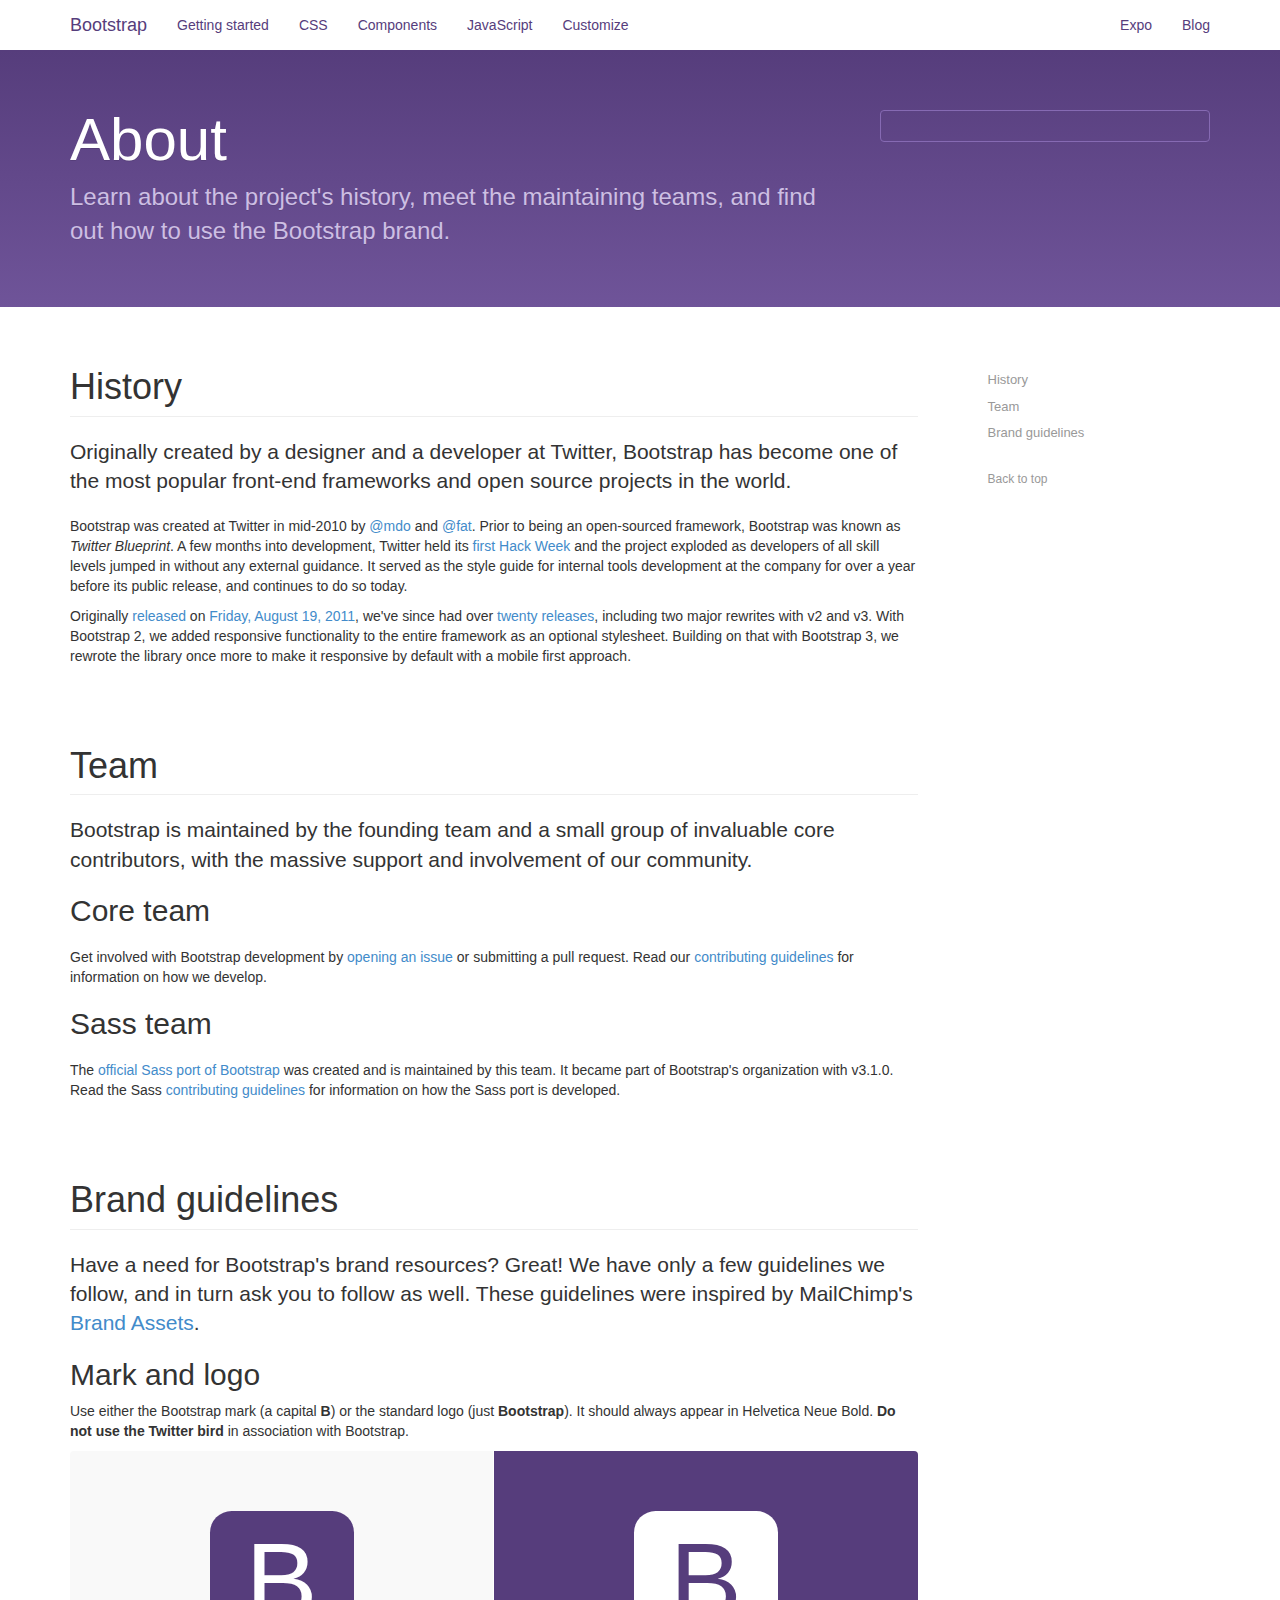
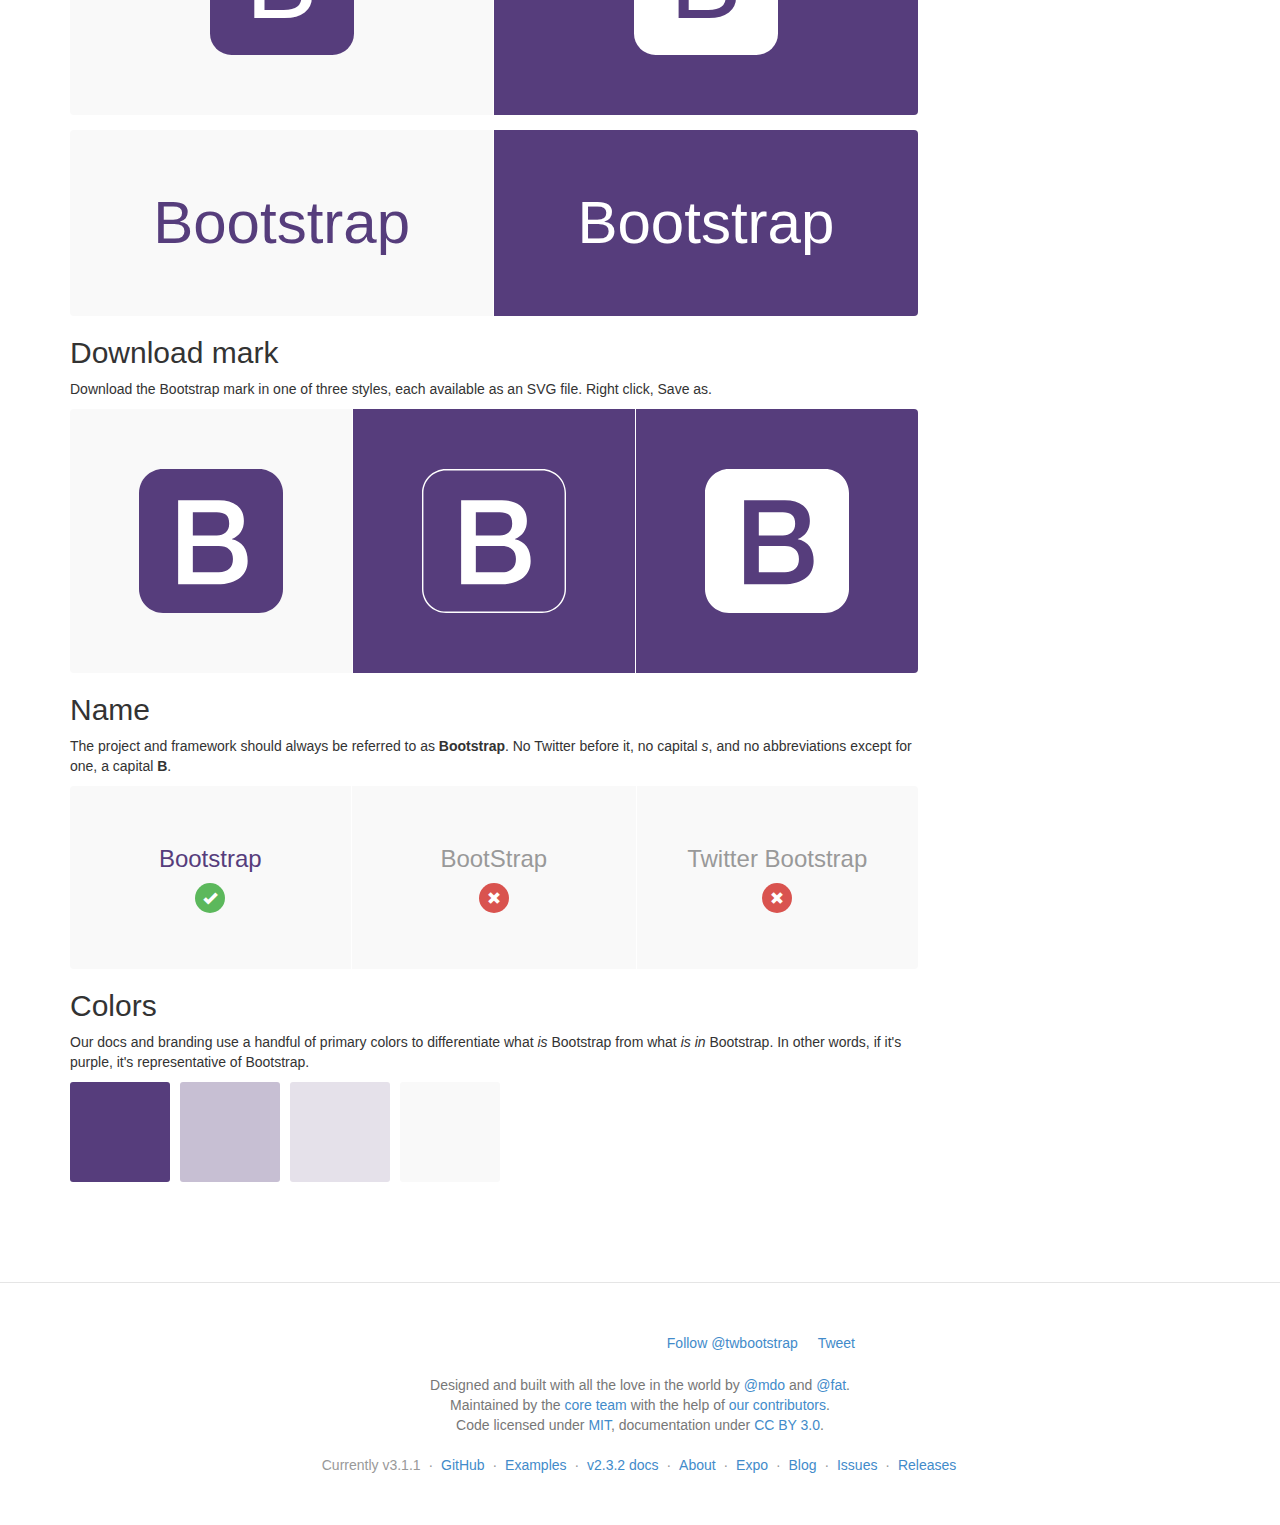
<file: bootstrap/build/about/index.html>
<!DOCTYPE html>
<html lang="en">
  <head>
    <!-- Meta, title, CSS, favicons, etc. -->
    <meta charset="utf-8">
<meta http-equiv="X-UA-Compatible" content="IE=edge">
<meta name="viewport" content="width=device-width, initial-scale=1">
<meta name="description" content="Bootstrap, a sleek, intuitive, and powerful mobile first front-end framework for faster and easier web development.">
<meta name="keywords" content="HTML, CSS, JS, JavaScript, framework, bootstrap, front-end, frontend, web development">
<meta name="author" content="Mark Otto, Jacob Thornton, and Bootstrap contributors">

<title>
  
    About &middot; Bootstrap
  
</title>

<!-- Bootstrap core CSS -->
<link href="../dist/css/bootstrap.min.css" rel="stylesheet">

<!-- Documentation extras -->
<link href="../assets/css/docs.min.css" rel="stylesheet">
<!--[if lt IE 9]><script src="../assets/js/ie8-responsive-file-warning.js"></script><![endif]-->

<!-- HTML5 shim and Respond.js IE8 support of HTML5 elements and media queries -->
<!--[if lt IE 9]>
  <script src="https://oss.maxcdn.com/libs/html5shiv/3.7.0/html5shiv.js"></script>
  <script src="https://oss.maxcdn.com/libs/respond.js/1.4.2/respond.min.js"></script>
<![endif]-->

<!-- Favicons -->
<link rel="apple-touch-icon-precomposed" sizes="144x144" href="../assets/ico/apple-touch-icon-144-precomposed.png">
                               <link rel="icon" href="../assets/ico/favicon.ico">

<script>
  (function(i,s,o,g,r,a,m){i['GoogleAnalyticsObject']=r;i[r]=i[r]||function(){
  (i[r].q=i[r].q||[]).push(arguments)},i[r].l=1*new Date();a=s.createElement(o),
  m=s.getElementsByTagName(o)[0];a.async=1;a.src=g;m.parentNode.insertBefore(a,m)
  })(window,document,'script','//www.google-analytics.com/analytics.js','ga');

  ga('create', 'UA-146052-10', 'getbootstrap.com');
  ga('send', 'pageview');

</script>

  </head>
  <body>
    <a class="sr-only sr-only-focusable" href="#content">Skip to main content</a>

    <!-- Docs master nav -->
    <header class="navbar navbar-static-top bs-docs-nav" id="top" role="banner">
  <div class="container">
    <div class="navbar-header">
      <button class="navbar-toggle" type="button" data-toggle="collapse" data-target=".bs-navbar-collapse">
        <span class="sr-only">Toggle navigation</span>
        <span class="icon-bar"></span>
        <span class="icon-bar"></span>
        <span class="icon-bar"></span>
      </button>
      <a href="../" class="navbar-brand">Bootstrap</a>
    </div>
    <nav class="collapse navbar-collapse bs-navbar-collapse" role="navigation">
      <ul class="nav navbar-nav">
        <li>
          <a href="../getting-started">Getting started</a>
        </li>
        <li>
          <a href="../css">CSS</a>
        </li>
        <li>
          <a href="../components">Components</a>
        </li>
        <li>
          <a href="../javascript">JavaScript</a>
        </li>
        <li>
          <a href="../customize">Customize</a>
        </li>
      </ul>
      <ul class="nav navbar-nav navbar-right">
        <li><a href="http://expo.getbootstrap.com" onclick="ga('send', 'event', 'Navbar', 'Community links', 'Expo');">Expo</a></li>
        <li><a href="http://blog.getbootstrap.com" onclick="ga('send', 'event', 'Navbar', 'Community links', 'Blog');">Blog</a></li>
      </ul>
    </nav>
  </div>
</header>


    <!-- Docs page layout -->
    <div class="bs-docs-header" id="content">
      <div class="container">
        <h1>About</h1>
        <p>Learn about the project's history, meet the maintaining teams, and find out how to use the Bootstrap brand.</p>
        <div id="carbonads-container"><div class="carbonad"><div id="azcarbon"></div><script>var z = document.createElement("script"); z.async = true; z.src = "http://engine.carbonads.com/z/32341/azcarbon_2_1_0_HORIZ"; var s = document.getElementsByTagName("script")[0]; s.parentNode.insertBefore(z, s);</script></div></div>

      </div>
    </div>

    <div class="container bs-docs-container">

      <div class="row">
        <div class="col-md-9" role="main">
          <!-- History
================================================== -->
<div class="bs-docs-section">
  <h1 id="history" class="page-header">History</h1>

  <p class="lead">Originally created by a designer and a developer at Twitter, Bootstrap has become one of the most popular front-end frameworks and open source projects in the world.</p>
  <p>Bootstrap was created at Twitter in mid-2010 by <a href="https://twitter.com/mdo">@mdo</a> and <a href="https://twitter.com/fat">@fat</a>. Prior to being an open-sourced framework, Bootstrap was known as <em>Twitter Blueprint</em>. A few months into development, Twitter held its <a href="https://blog.twitter.com/2010/hack-week">first Hack Week</a> and the project exploded as developers of all skill levels jumped in without any external guidance. It served as the style guide for internal tools development at the company for over a year before its public release, and continues to do so today.</p>
  <p>Originally <a href="https://dev.twitter.com/blog/bootstrap-twitter">released</a> on <a href="https://twitter.com/mdo/statuses/104620039650557952"><time datetime="2011-08-19 11:25">Friday, August 19, 2011</time></a>, we've since had over <a href="https://github.com/twbs/bootstrap/releases">twenty releases</a>, including two major rewrites with v2 and v3. With Bootstrap 2, we added responsive functionality to the entire framework as an optional stylesheet. Building on that with Bootstrap 3, we rewrote the library once more to make it responsive by default with a mobile first approach.</p>
</div>


<!-- Team
================================================== -->
<div class="bs-docs-section">
  <h1 id="team" class="page-header">Team</h1>

  <p class="lead">Bootstrap is maintained by the founding team and a small group of invaluable core contributors, with the massive support and involvement of our community.</p>

  <h2 id="team-core">Core team</h2>
  <div class="list-group bs-team">
    
  </div>
  <p>Get involved with Bootstrap development by <a href="https://github.com/twbs/bootstrap/issues/new">opening an issue</a> or submitting a pull request. Read our <a href="https://github.com/twbs/bootstrap/blob/master/CONTRIBUTING.md">contributing guidelines</a> for information on how we develop.</p>

  <h2 id="team-sass">Sass team</h2>
  <div class="list-group bs-team">
    
  </div>
  <p>The <a href="https://github.com/twbs/bootstrap-sass">official Sass port of Bootstrap</a> was created and is maintained by this team. It became part of Bootstrap's organization with v3.1.0. Read the Sass <a href="https://github.com/twbs/bootstrap-sass/blob/master/CONTRIBUTING.md">contributing guidelines</a> for information on how the Sass port is developed.</p>
</div>


<!-- Brand
================================================== -->
<div class="bs-docs-section">
  <h1 id="brand" class="page-header">Brand guidelines</h1>

  <p class="lead">Have a need for Bootstrap's brand resources? Great! We have only a few guidelines we follow, and in turn ask you to follow as well. These guidelines were inspired by MailChimp's <a href="http://mailchimp.com/about/brand-assets/" target="_blank">Brand Assets</a>.</p>

  <h2>Mark and logo</h2>
  <p>Use either the Bootstrap mark (a capital <strong>B</strong>) or the standard logo (just <strong>Bootstrap</strong>). It should always appear in Helvetica Neue Bold. <strong>Do not use the Twitter bird</strong> in association with Bootstrap.</p>
  <div class="bs-brand-logos">
    <div class="bs-brand-item">
      <div class="bs-docs-booticon bs-docs-booticon-lg">B</div>
    </div>
    <div class="bs-brand-item inverse">
      <div class="bs-docs-booticon bs-docs-booticon-lg bs-docs-booticon-inverse">B</div>
    </div>
  </div>
  <div class="bs-brand-logos">
    <div class="bs-brand-item">
      <h1>Bootstrap</h1>
    </div>
    <div class="bs-brand-item inverse">
      <h1>Bootstrap</h1>
    </div>
  </div>

  <h2>Download mark</h2>
  <p>Download the Bootstrap mark in one of three styles, each available as an SVG file. Right click, Save as.</p>
  <div class="bs-brand-logos">
    <div class="bs-brand-item">
      <img class="svg" src="../assets/brand/bootstrap-solid.svg" alt="Bootstrap">
    </div>
    <div class="bs-brand-item inverse">
      <img class="svg" src="../assets/brand/bootstrap-outline.svg" alt="Bootstrap">
    </div>
    <div class="bs-brand-item inverse">
      <img class="svg" src="../assets/brand/bootstrap-punchout.svg" alt="Bootstrap">
    </div>
  </div>

  <h2>Name</h2>
  <p>The project and framework should always be referred to as <strong>Bootstrap</strong>. No Twitter before it, no capital <em>s</em>, and no abbreviations except for one, a capital <strong>B</strong>.</p>
  <div class="bs-brand-logos">
    <div class="bs-brand-item">
      <h3>Bootstrap</h3>
      <span class="glyphicon glyphicon-ok"></span>
    </div>
    <div class="bs-brand-item">
      <h3 class="text-muted">BootStrap</h3>
      <span class="glyphicon glyphicon-remove"></span>
    </div>
    <div class="bs-brand-item">
      <h3 class="text-muted">Twitter Bootstrap</h3>
      <span class="glyphicon glyphicon-remove"></span>
    </div>
  </div>

  <h2>Colors</h2>
  <p>Our docs and branding use a handful of primary colors to differentiate what <em>is</em> Bootstrap from what <em>is in</em> Bootstrap. In other words, if it's purple, it's representative of Bootstrap.</p>
  <div class="bs-brand">
    <div class="color-swatches">
      <div class="color-swatch bs-purple"></div>
      <div class="color-swatch bs-purple-light"></div>
      <div class="color-swatch bs-purple-lighter"></div>
      <div class="color-swatch bs-gray"></div>
    </div>
  </div>

</div>

        </div>
        <div class="col-md-3">
          <div class="bs-docs-sidebar hidden-print" role="complementary">
            <ul class="nav bs-docs-sidenav">
              
                <li>
  <a href="#history">History</a>
</li>
<li>
  <a href="#team">Team</a>
</li>
<li>
  <a href="#brand">Brand guidelines</a>
</li>

              
            </ul>
            <a class="back-to-top" href="#top">
              Back to top
            </a>
          </div>
        </div>
      </div>

    </div>

    <!-- Footer
================================================== -->
<footer class="bs-docs-footer" role="contentinfo">
  <div class="container">
    <div class="bs-docs-social">
  <ul class="bs-docs-social-buttons">
    <li>
      <iframe class="github-btn" src="http://ghbtns.com/github-btn.html?user=twbs&amp;repo=bootstrap&amp;type=watch&amp;count=true" width="100" height="20" title="Star on GitHub"></iframe>
    </li>
    <li>
      <iframe class="github-btn" src="http://ghbtns.com/github-btn.html?user=twbs&amp;repo=bootstrap&amp;type=fork&amp;count=true" width="102" height="20" title="Fork on GitHub"></iframe>
    </li>
    <li class="follow-btn">
      <a href="https://twitter.com/twbootstrap" class="twitter-follow-button" data-link-color="#0069D6" data-show-count="true">Follow @twbootstrap</a>
    </li>
    <li class="tweet-btn">
      <a href="https://twitter.com/share" class="twitter-share-button" data-url="http://getbootstrap.com/" data-count="horizontal" data-via="twbootstrap" data-related="mdo:Creator of Bootstrap">Tweet</a>
    </li>
  </ul>
</div>


    <p>Designed and built with all the love in the world by <a href="http://twitter.com/mdo" target="_blank">@mdo</a> and <a href="http://twitter.com/fat" target="_blank">@fat</a>.</p>
    <p>Maintained by the <a href="https://github.com/twbs?tab=members">core team</a> with the help of <a href="https://github.com/twbs/bootstrap/graphs/contributors">our contributors</a>.</p>
    <p>Code licensed under <a href="https://github.com/twbs/bootstrap/blob/master/LICENSE" target="_blank">MIT</a>, documentation under <a href="http://creativecommons.org/licenses/by/3.0/">CC BY 3.0</a>.</p>
    <ul class="bs-docs-footer-links muted">
      <li>Currently v3.1.1</li>
      <li>&middot;</li>
      <li><a href="https://github.com/twbs/bootstrap">GitHub</a></li>
      <li>&middot;</li>
      <li><a href="../getting-started/#examples">Examples</a></li>
      <li>&middot;</li>
      <li><a href="../2.3.2/">v2.3.2 docs</a></li>
      <li>&middot;</li>
      <li><a href="../about/">About</a></li>
      <li>&middot;</li>
      <li><a href="http://expo.getbootstrap.com">Expo</a></li>
      <li>&middot;</li>
      <li><a href="http://blog.getbootstrap.com">Blog</a></li>
      <li>&middot;</li>
      <li><a href="https://github.com/twbs/bootstrap/issues?state=open">Issues</a></li>
      <li>&middot;</li>
      <li><a href="https://github.com/twbs/bootstrap/releases">Releases</a></li>
    </ul>
  </div>
</footer>

<!-- Bootstrap core JavaScript
================================================== -->
<!-- Placed at the end of the document so the pages load faster -->
<script src="https://ajax.googleapis.com/ajax/libs/jquery/1.11.0/jquery.min.js"></script>
<script src="../dist/js/bootstrap.min.js"></script>
<script src="../assets/js/docs.min.js"></script>



<script>
  window.twttr = (function (d,s,id) {
    var t, js, fjs = d.getElementsByTagName(s)[0];
    if (d.getElementById(id)) return; js=d.createElement(s); js.id=id; js.async=1;
    js.src="https://platform.twitter.com/widgets.js"; fjs.parentNode.insertBefore(js, fjs);
    return window.twttr || (t = { _e: [], ready: function(f){ t._e.push(f) } });
  }(document, "script", "twitter-wjs"));
</script>

<!-- Analytics
================================================== -->
<script>
  var _gauges = _gauges || [];
  (function() {
    var t   = document.createElement('script');
    t.async = true;
    t.id    = 'gauges-tracker';
    t.setAttribute('data-site-id', '4f0dc9fef5a1f55508000013');
    t.src = '//secure.gaug.es/track.js';
    var s = document.getElementsByTagName('script')[0];
    s.parentNode.insertBefore(t, s);
  })();
</script>

  </body>
</html>
</file>
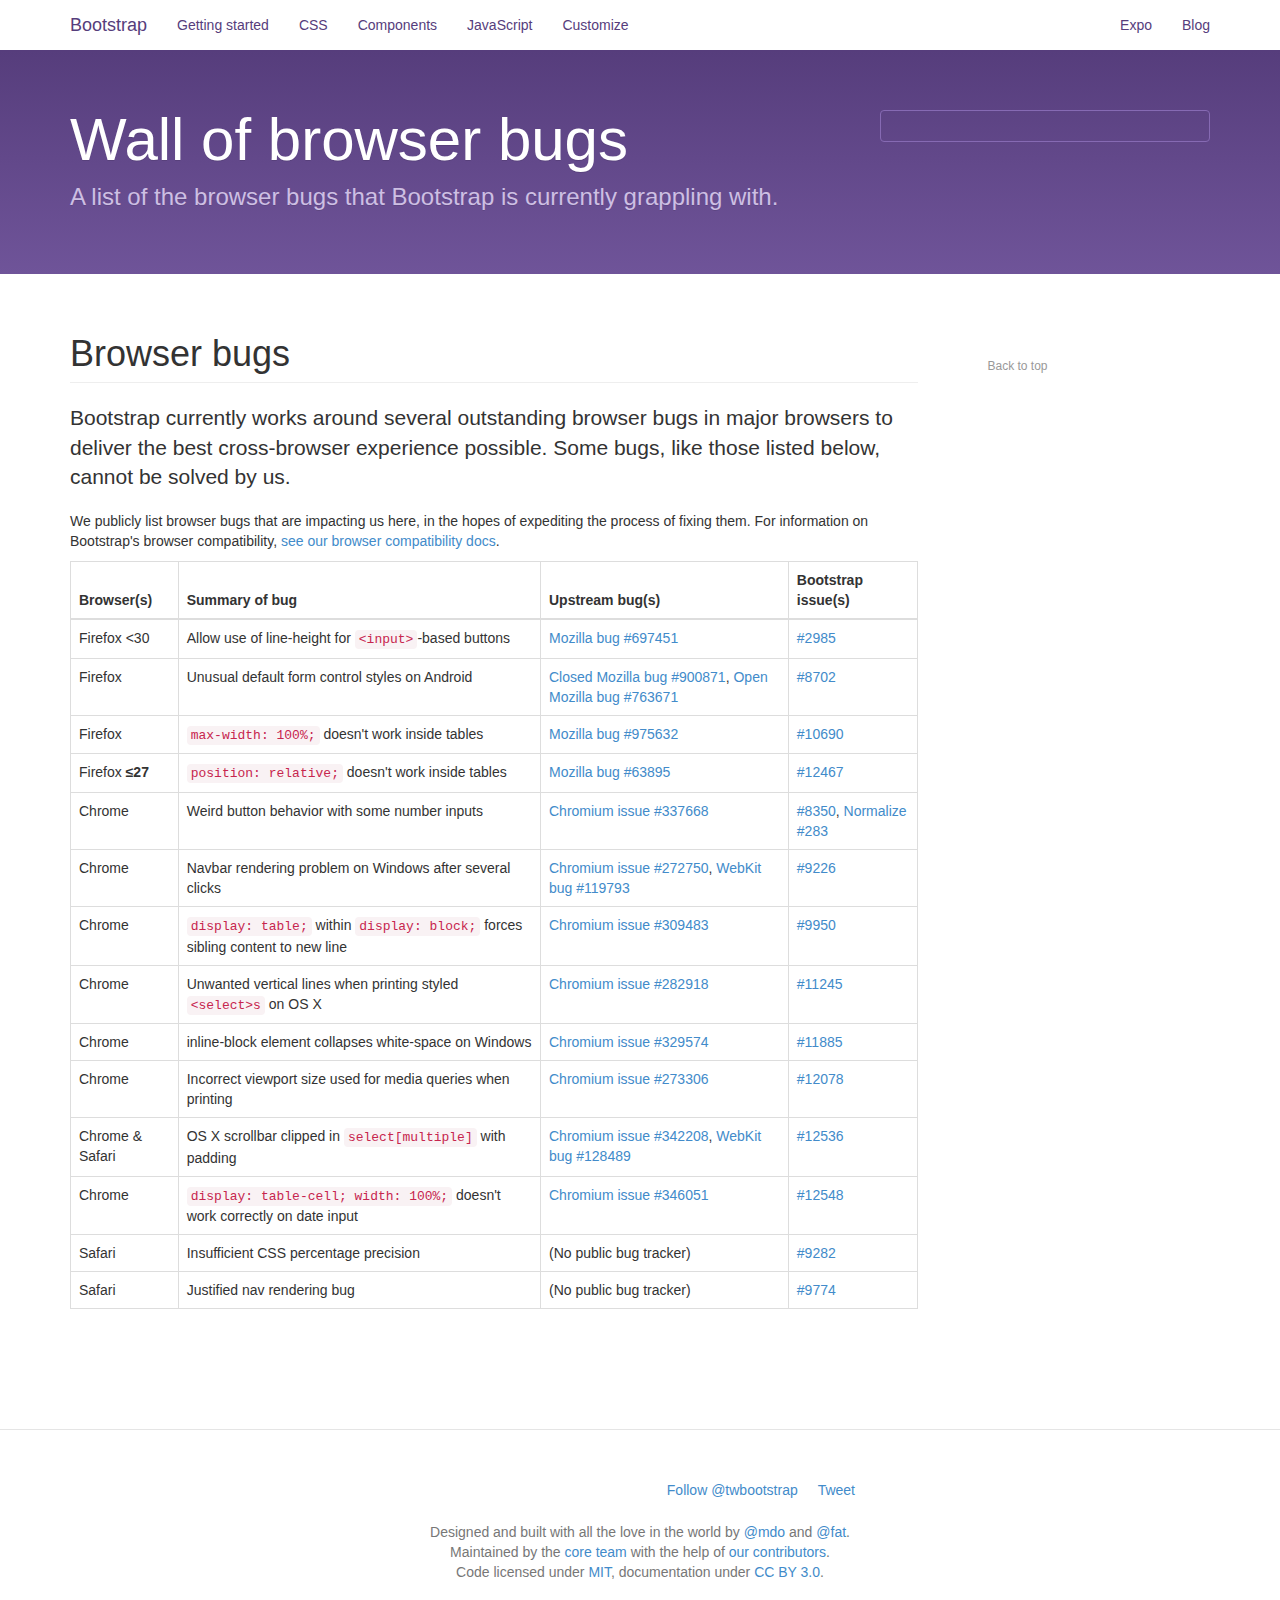
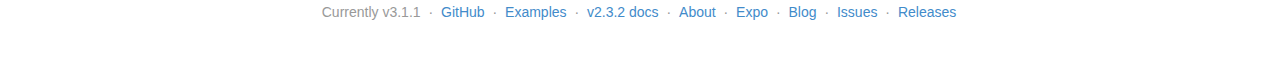
<file: bootstrap/build/browser-bugs/index.html>
<!DOCTYPE html>
<html lang="en">
  <head>
    <!-- Meta, title, CSS, favicons, etc. -->
    <meta charset="utf-8">
<meta http-equiv="X-UA-Compatible" content="IE=edge">
<meta name="viewport" content="width=device-width, initial-scale=1">
<meta name="description" content="Bootstrap, a sleek, intuitive, and powerful mobile first front-end framework for faster and easier web development.">
<meta name="keywords" content="HTML, CSS, JS, JavaScript, framework, bootstrap, front-end, frontend, web development">
<meta name="author" content="Mark Otto, Jacob Thornton, and Bootstrap contributors">

<title>
  
    Wall of browser bugs &middot; Bootstrap
  
</title>

<!-- Bootstrap core CSS -->
<link href="../dist/css/bootstrap.min.css" rel="stylesheet">

<!-- Documentation extras -->
<link href="../assets/css/docs.min.css" rel="stylesheet">
<!--[if lt IE 9]><script src="../assets/js/ie8-responsive-file-warning.js"></script><![endif]-->

<!-- HTML5 shim and Respond.js IE8 support of HTML5 elements and media queries -->
<!--[if lt IE 9]>
  <script src="https://oss.maxcdn.com/libs/html5shiv/3.7.0/html5shiv.js"></script>
  <script src="https://oss.maxcdn.com/libs/respond.js/1.4.2/respond.min.js"></script>
<![endif]-->

<!-- Favicons -->
<link rel="apple-touch-icon-precomposed" sizes="144x144" href="../assets/ico/apple-touch-icon-144-precomposed.png">
                               <link rel="icon" href="../assets/ico/favicon.ico">

<script>
  (function(i,s,o,g,r,a,m){i['GoogleAnalyticsObject']=r;i[r]=i[r]||function(){
  (i[r].q=i[r].q||[]).push(arguments)},i[r].l=1*new Date();a=s.createElement(o),
  m=s.getElementsByTagName(o)[0];a.async=1;a.src=g;m.parentNode.insertBefore(a,m)
  })(window,document,'script','//www.google-analytics.com/analytics.js','ga');

  ga('create', 'UA-146052-10', 'getbootstrap.com');
  ga('send', 'pageview');

</script>

  </head>
  <body>
    <a class="sr-only sr-only-focusable" href="#content">Skip to main content</a>

    <!-- Docs master nav -->
    <header class="navbar navbar-static-top bs-docs-nav" id="top" role="banner">
  <div class="container">
    <div class="navbar-header">
      <button class="navbar-toggle" type="button" data-toggle="collapse" data-target=".bs-navbar-collapse">
        <span class="sr-only">Toggle navigation</span>
        <span class="icon-bar"></span>
        <span class="icon-bar"></span>
        <span class="icon-bar"></span>
      </button>
      <a href="../" class="navbar-brand">Bootstrap</a>
    </div>
    <nav class="collapse navbar-collapse bs-navbar-collapse" role="navigation">
      <ul class="nav navbar-nav">
        <li>
          <a href="../getting-started">Getting started</a>
        </li>
        <li>
          <a href="../css">CSS</a>
        </li>
        <li>
          <a href="../components">Components</a>
        </li>
        <li>
          <a href="../javascript">JavaScript</a>
        </li>
        <li>
          <a href="../customize">Customize</a>
        </li>
      </ul>
      <ul class="nav navbar-nav navbar-right">
        <li><a href="http://expo.getbootstrap.com" onclick="ga('send', 'event', 'Navbar', 'Community links', 'Expo');">Expo</a></li>
        <li><a href="http://blog.getbootstrap.com" onclick="ga('send', 'event', 'Navbar', 'Community links', 'Blog');">Blog</a></li>
      </ul>
    </nav>
  </div>
</header>


    <!-- Docs page layout -->
    <div class="bs-docs-header" id="content">
      <div class="container">
        <h1>Wall of browser bugs</h1>
        <p>A list of the browser bugs that Bootstrap is currently grappling with.</p>
        <div id="carbonads-container"><div class="carbonad"><div id="azcarbon"></div><script>var z = document.createElement("script"); z.async = true; z.src = "http://engine.carbonads.com/z/32341/azcarbon_2_1_0_HORIZ"; var s = document.getElementsByTagName("script")[0]; s.parentNode.insertBefore(z, s);</script></div></div>

      </div>
    </div>

    <div class="container bs-docs-container">

      <div class="row">
        <div class="col-md-9" role="main">
          <div class="bs-docs-section">
  <h1 id="browser-bugs" class="page-header">Browser bugs</h1>

  <p class="lead">Bootstrap currently works around several outstanding browser bugs in major browsers to deliver the best cross-browser experience possible. Some bugs, like those listed below, cannot be solved by us.</p>
  <p>We publicly list browser bugs that are impacting us here, in the hopes of expediting the process of fixing them. For information on Bootstrap's browser compatibility, <a href="../getting-started/#support">see our browser compatibility docs</a>.</p>

  <div class="table-responsive">
    <table class="table table-bordered table-hover">
      <thead>
        <tr>
          <th>Browser(s)</th>
          <th>Summary of bug</th>
          <th>Upstream bug(s)</th>
          <th>Bootstrap issue(s)</th>
        </tr>
      </thead>
      <tbody>
        <tr>
          <td>Firefox &lt;30</td>
          <td>Allow use of line-height for <code>&lt;input&gt;</code>-based buttons</td>
          <td><a href="https://bugzilla.mozilla.org/show_bug.cgi?id=697451">Mozilla bug #697451</a></td>
          <td><a href="https://github.com/twbs/bootstrap/issues/2985">#2985</a></td>
        </tr>
        <tr>
          <td>Firefox</td>
          <td>Unusual default form control styles on Android</td>
          <td><a href="https://bugzilla.mozilla.org/show_bug.cgi?id=900871">Closed Mozilla bug #900871</a>, <a href="https://bugzilla.mozilla.org/show_bug.cgi?id=763671">Open Mozilla bug #763671</a></td>
          <td><a href="https://github.com/twbs/bootstrap/issues/8702">#8702</a></td>
        </tr>
        <tr>
          <td>Firefox</td>
          <td><code>max-width: 100%;</code> doesn't work inside tables</td>
          <td><a href="https://bugzilla.mozilla.org/show_bug.cgi?id=975632">Mozilla bug #975632</a></td>
          <td><a href="https://github.com/twbs/bootstrap/issues/10690">#10690</a></td>
        </tr>
        <tr>
          <td>Firefox <strong>&le;27</strong></td>
          <td><code>position: relative;</code> doesn't work inside tables</td>
          <td><a href="https://bugzilla.mozilla.org/show_bug.cgi?id=63895">Mozilla bug #63895</a></td>
          <td><a href="https://github.com/twbs/bootstrap/issues/12467">#12467</a></td>
        </tr>
        <tr>
          <td>Chrome</td>
          <td>Weird button behavior with some number inputs</td>
          <td><a href="https://code.google.com/p/chromium/issues/detail?id=337668">Chromium issue #337668</a></td>
          <td><a href="https://github.com/twbs/bootstrap/issues/8350">#8350</a>, <a href="https://github.com/necolas/normalize.css/issues/283">Normalize #283</a></td>
        </tr>
        <tr>
          <td>Chrome</td>
          <td>Navbar rendering problem on Windows after several clicks</td>
          <td><a href="https://code.google.com/p/chromium/issues/detail?id=272750">Chromium issue #272750</a>, <a href="https://bugs.webkit.org/show_bug.cgi?id=119793">WebKit bug #119793</a></td>
          <td><a href="https://github.com/twbs/bootstrap/issues/9226">#9226</a></td>
        </tr>
        <tr>
          <td>Chrome</td>
          <td><code>display: table;</code> within <code>display: block;</code> forces sibling content to new line</td>
          <td><a href="https://code.google.com/p/chromium/issues/detail?id=309483">Chromium issue #309483</a></td>
          <td><a href="https://github.com/twbs/bootstrap/issues/9950">#9950</a></td>
        </tr>
        <tr>
          <td>Chrome</td>
          <td>Unwanted vertical lines when printing styled <code>&lt;select&gt;s</code> on OS X</td>
          <td><a href="https://code.google.com/p/chromium/issues/detail?id=282918">Chromium issue #282918</a></td>
          <td><a href="https://github.com/twbs/bootstrap/issues/11245">#11245</a></td>
        </tr>
        <tr>
          <td>Chrome</td>
          <td>inline-block element collapses white-space on Windows</td>
          <td><a href="https://code.google.com/p/chromium/issues/detail?id=329574">Chromium issue #329574</a></td>
          <td><a href="https://github.com/twbs/bootstrap/issues/11885">#11885</a></td>
        </tr>
        <tr>
          <td>Chrome</td>
          <td>Incorrect viewport size used for media queries when printing</td>
          <td><a href="https://code.google.com/p/chromium/issues/detail?id=273306">Chromium issue #273306</a></td>
          <td><a href="https://github.com/twbs/bootstrap/issues/12078">#12078</a></td>
        </tr>
        <tr>
          <td>Chrome &amp; Safari</td>
          <td>OS X scrollbar clipped in <code>select[multiple]</code> with padding</td>
          <td><a href="https://code.google.com/p/chromium/issues/detail?id=342208">Chromium issue #342208</a>, <a href="https://bugs.webkit.org/show_bug.cgi?id=128489">WebKit bug #128489</a></td>
          <td><a href="https://github.com/twbs/bootstrap/issues/12536">#12536</a></td>
        </tr>
        <tr>
          <td>Chrome</td>
          <td><code>display: table-cell; width: 100%;</code> doesn't work correctly on date input</td>
          <td><a href="https://code.google.com/p/chromium/issues/detail?id=346051">Chromium issue #346051</a></td>
          <td><a href="https://github.com/twbs/bootstrap/issues/12548">#12548</a></td>
        </tr>
        <tr>
          <td>Safari</td>
          <td>Insufficient CSS percentage precision</td>
          <td>(No public bug tracker)</td>
          <td><a href="https://github.com/twbs/bootstrap/issues/9282">#9282</a></td>
        </tr>
        <tr>
          <td>Safari</td>
          <td>Justified nav rendering bug</td>
          <td>(No public bug tracker)</td>
          <td><a href="https://github.com/twbs/bootstrap/issues/9774">#9774</a></td>
        </tr>
      </tbody>
    </table>
  </div>

</div>

        </div>
        <div class="col-md-3">
          <div class="bs-docs-sidebar hidden-print" role="complementary">
            <ul class="nav bs-docs-sidenav">
              
            </ul>
            <a class="back-to-top" href="#top">
              Back to top
            </a>
          </div>
        </div>
      </div>

    </div>

    <!-- Footer
================================================== -->
<footer class="bs-docs-footer" role="contentinfo">
  <div class="container">
    <div class="bs-docs-social">
  <ul class="bs-docs-social-buttons">
    <li>
      <iframe class="github-btn" src="http://ghbtns.com/github-btn.html?user=twbs&amp;repo=bootstrap&amp;type=watch&amp;count=true" width="100" height="20" title="Star on GitHub"></iframe>
    </li>
    <li>
      <iframe class="github-btn" src="http://ghbtns.com/github-btn.html?user=twbs&amp;repo=bootstrap&amp;type=fork&amp;count=true" width="102" height="20" title="Fork on GitHub"></iframe>
    </li>
    <li class="follow-btn">
      <a href="https://twitter.com/twbootstrap" class="twitter-follow-button" data-link-color="#0069D6" data-show-count="true">Follow @twbootstrap</a>
    </li>
    <li class="tweet-btn">
      <a href="https://twitter.com/share" class="twitter-share-button" data-url="http://getbootstrap.com/" data-count="horizontal" data-via="twbootstrap" data-related="mdo:Creator of Bootstrap">Tweet</a>
    </li>
  </ul>
</div>


    <p>Designed and built with all the love in the world by <a href="http://twitter.com/mdo" target="_blank">@mdo</a> and <a href="http://twitter.com/fat" target="_blank">@fat</a>.</p>
    <p>Maintained by the <a href="https://github.com/twbs?tab=members">core team</a> with the help of <a href="https://github.com/twbs/bootstrap/graphs/contributors">our contributors</a>.</p>
    <p>Code licensed under <a href="https://github.com/twbs/bootstrap/blob/master/LICENSE" target="_blank">MIT</a>, documentation under <a href="http://creativecommons.org/licenses/by/3.0/">CC BY 3.0</a>.</p>
    <ul class="bs-docs-footer-links muted">
      <li>Currently v3.1.1</li>
      <li>&middot;</li>
      <li><a href="https://github.com/twbs/bootstrap">GitHub</a></li>
      <li>&middot;</li>
      <li><a href="../getting-started/#examples">Examples</a></li>
      <li>&middot;</li>
      <li><a href="../2.3.2/">v2.3.2 docs</a></li>
      <li>&middot;</li>
      <li><a href="../about/">About</a></li>
      <li>&middot;</li>
      <li><a href="http://expo.getbootstrap.com">Expo</a></li>
      <li>&middot;</li>
      <li><a href="http://blog.getbootstrap.com">Blog</a></li>
      <li>&middot;</li>
      <li><a href="https://github.com/twbs/bootstrap/issues?state=open">Issues</a></li>
      <li>&middot;</li>
      <li><a href="https://github.com/twbs/bootstrap/releases">Releases</a></li>
    </ul>
  </div>
</footer>

<!-- Bootstrap core JavaScript
================================================== -->
<!-- Placed at the end of the document so the pages load faster -->
<script src="https://ajax.googleapis.com/ajax/libs/jquery/1.11.0/jquery.min.js"></script>
<script src="../dist/js/bootstrap.min.js"></script>
<script src="../assets/js/docs.min.js"></script>



<script>
  window.twttr = (function (d,s,id) {
    var t, js, fjs = d.getElementsByTagName(s)[0];
    if (d.getElementById(id)) return; js=d.createElement(s); js.id=id; js.async=1;
    js.src="https://platform.twitter.com/widgets.js"; fjs.parentNode.insertBefore(js, fjs);
    return window.twttr || (t = { _e: [], ready: function(f){ t._e.push(f) } });
  }(document, "script", "twitter-wjs"));
</script>

<!-- Analytics
================================================== -->
<script>
  var _gauges = _gauges || [];
  (function() {
    var t   = document.createElement('script');
    t.async = true;
    t.id    = 'gauges-tracker';
    t.setAttribute('data-site-id', '4f0dc9fef5a1f55508000013');
    t.src = '//secure.gaug.es/track.js';
    var s = document.getElementsByTagName('script')[0];
    s.parentNode.insertBefore(t, s);
  })();
</script>

  </body>
</html>
</file>
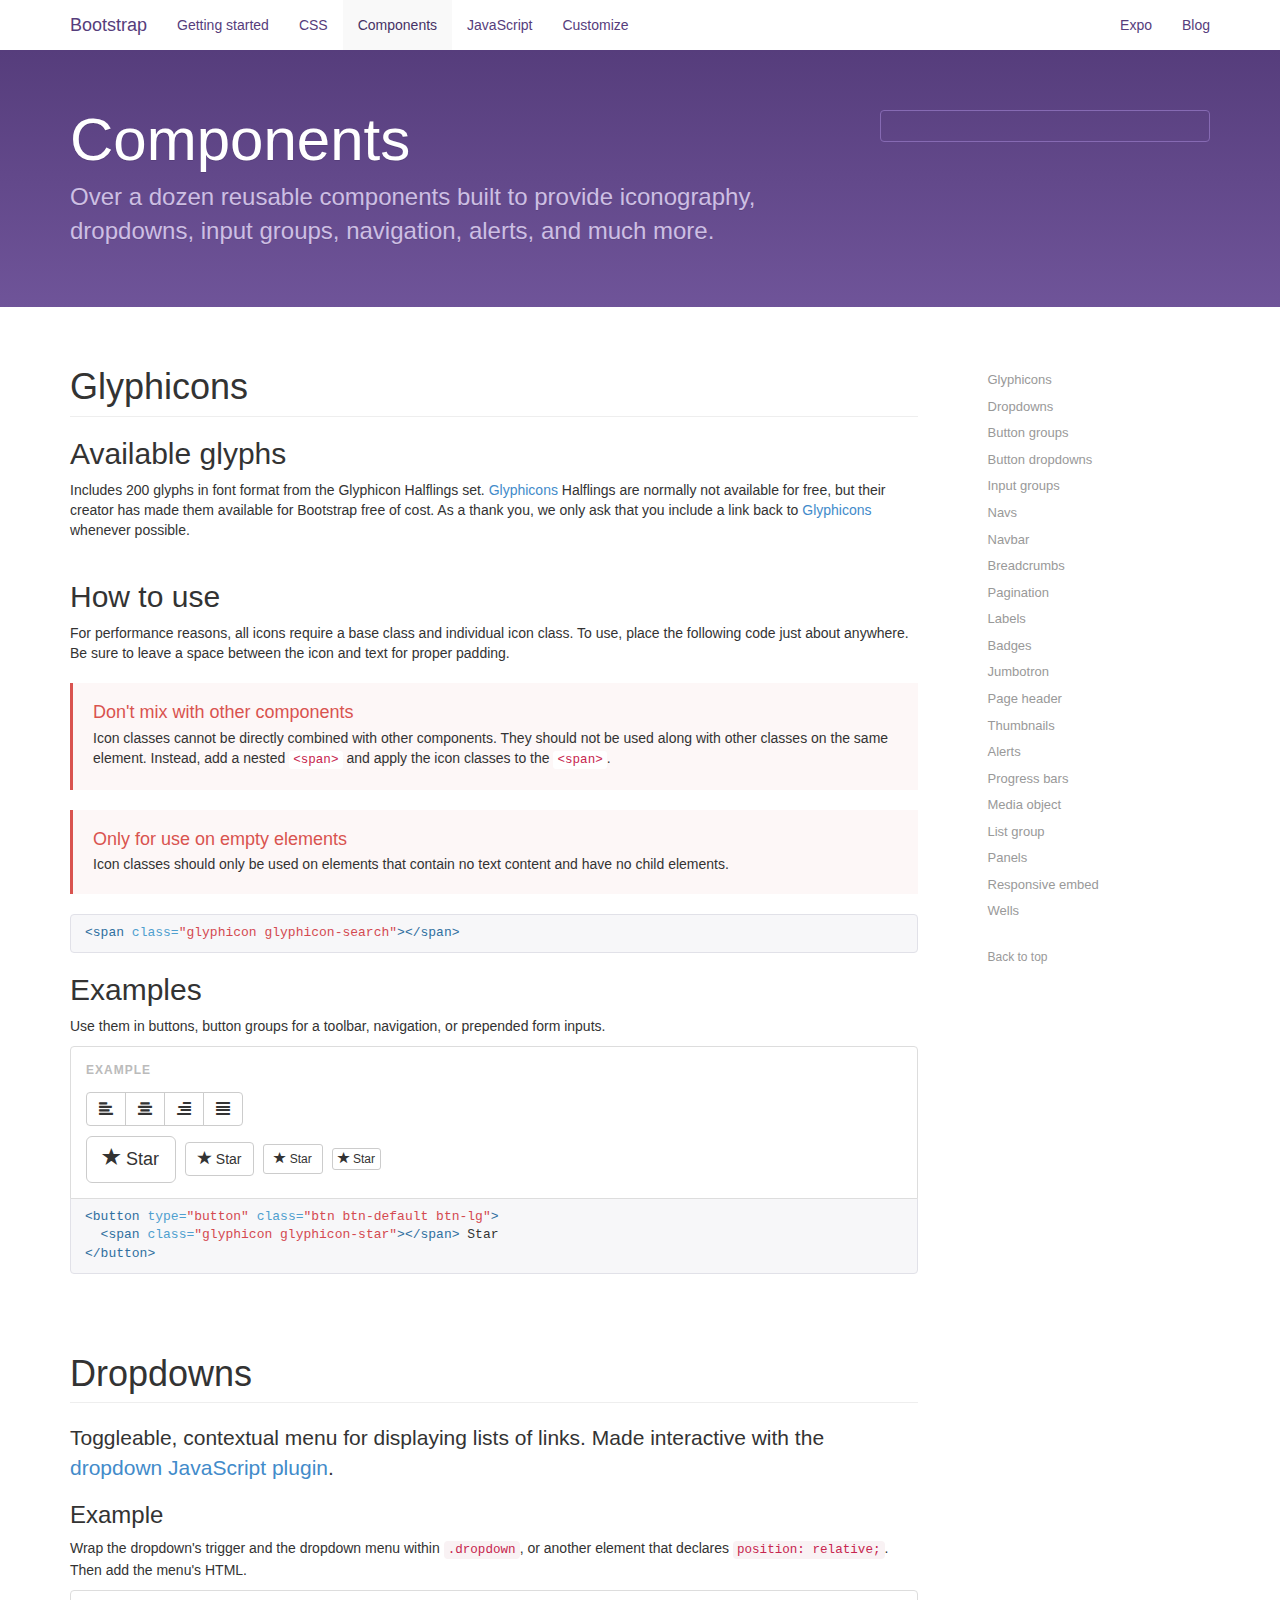
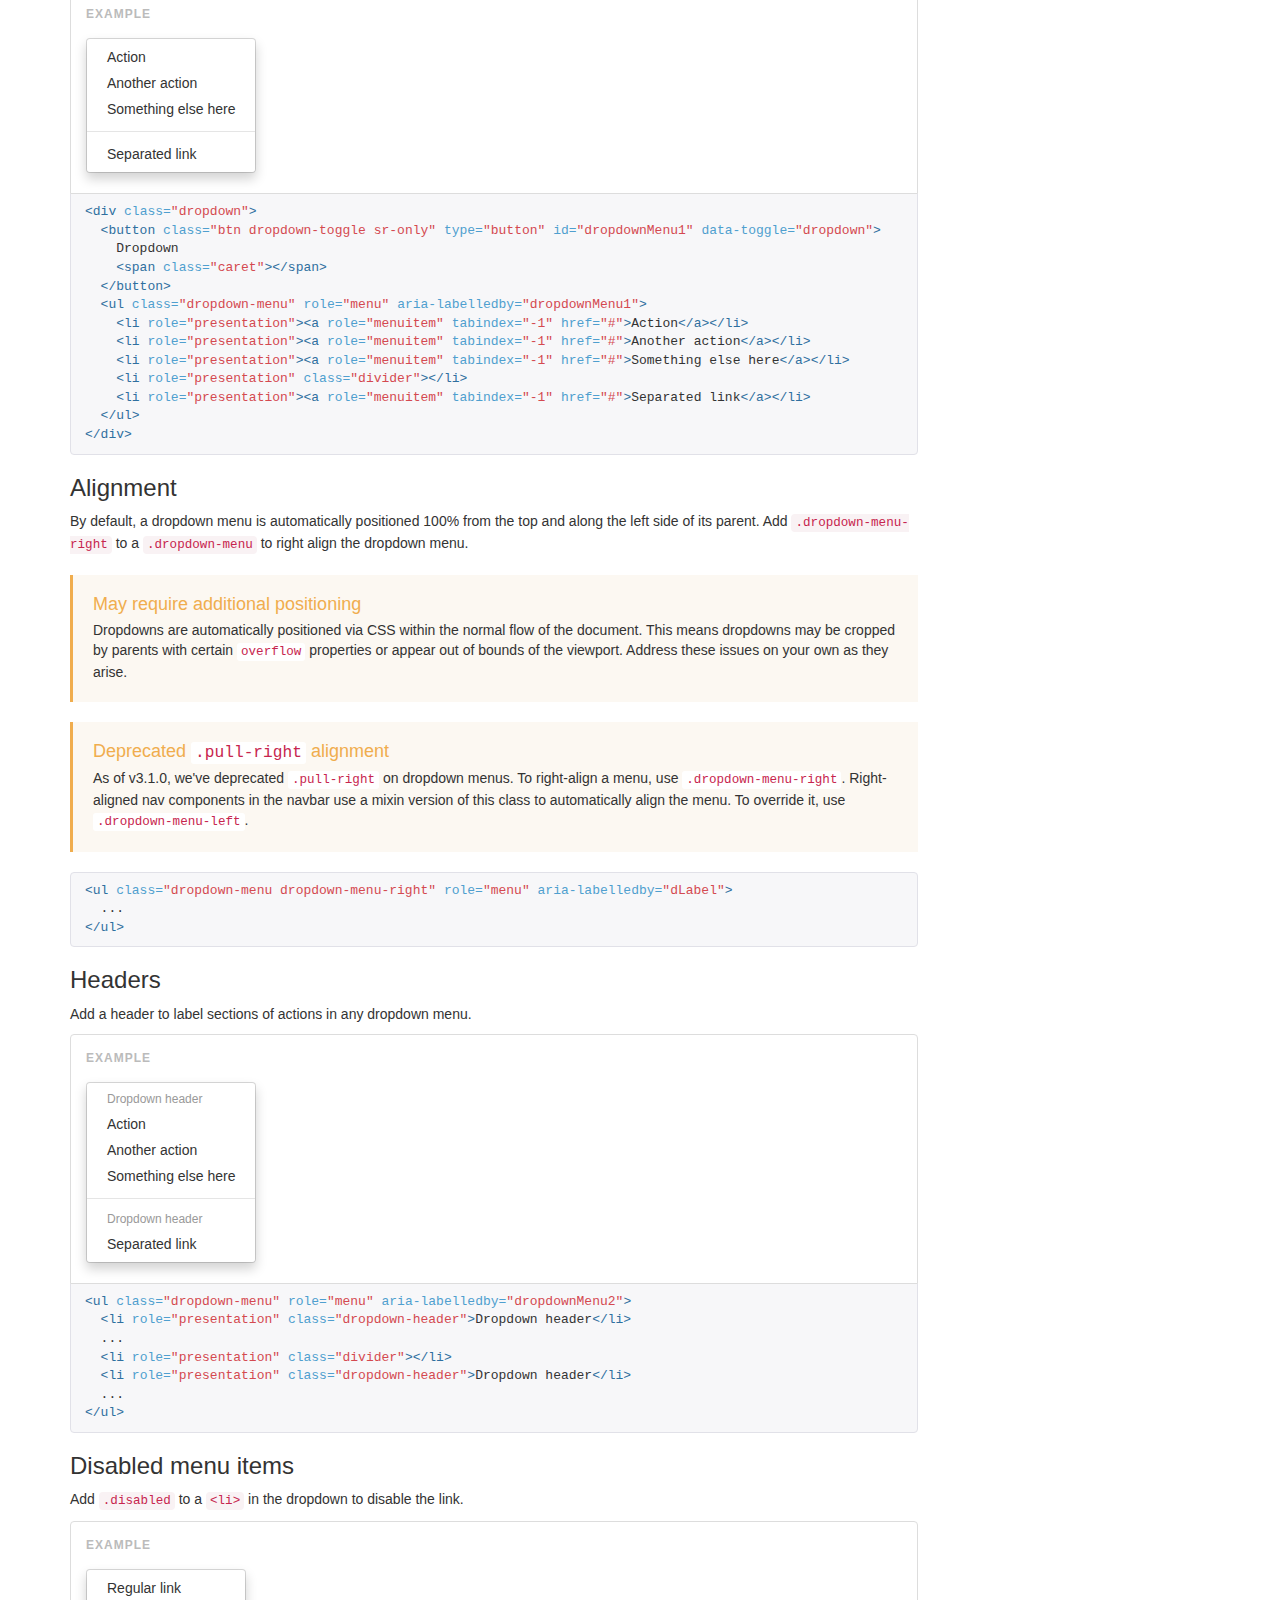
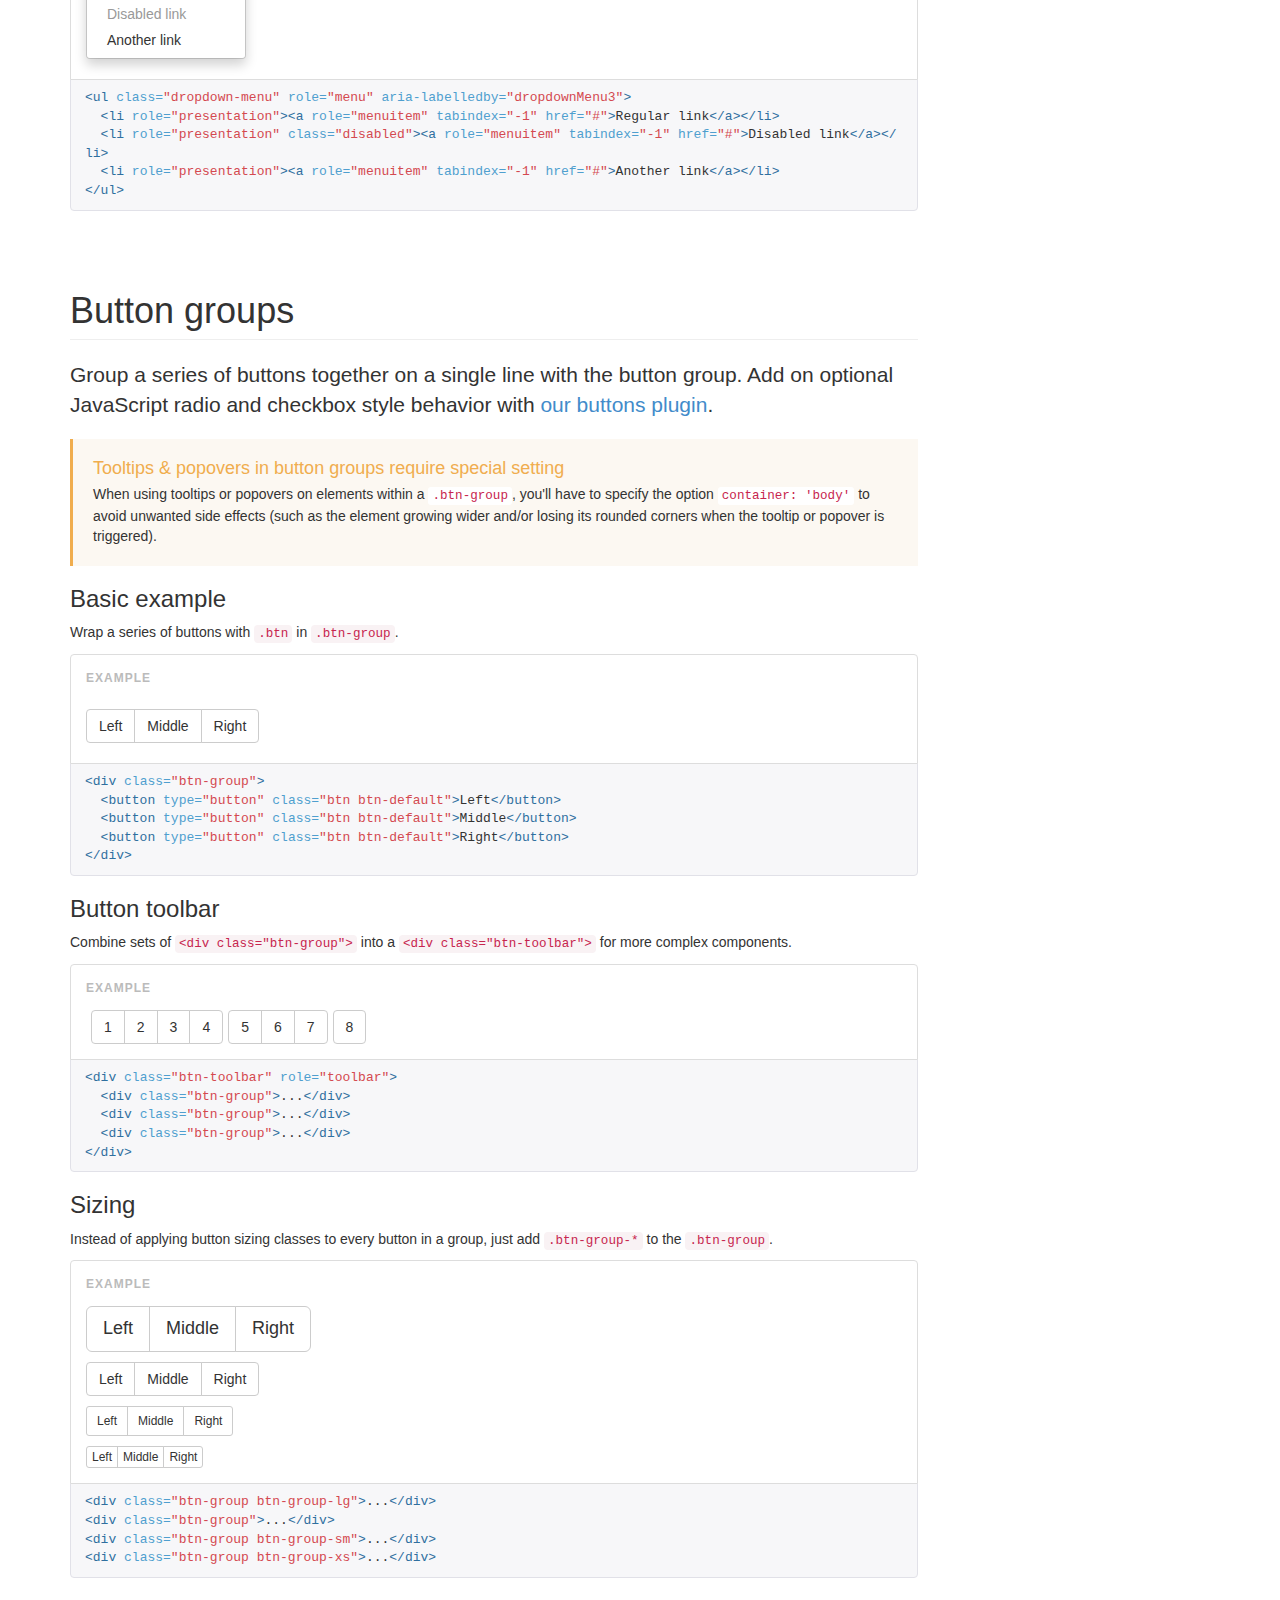
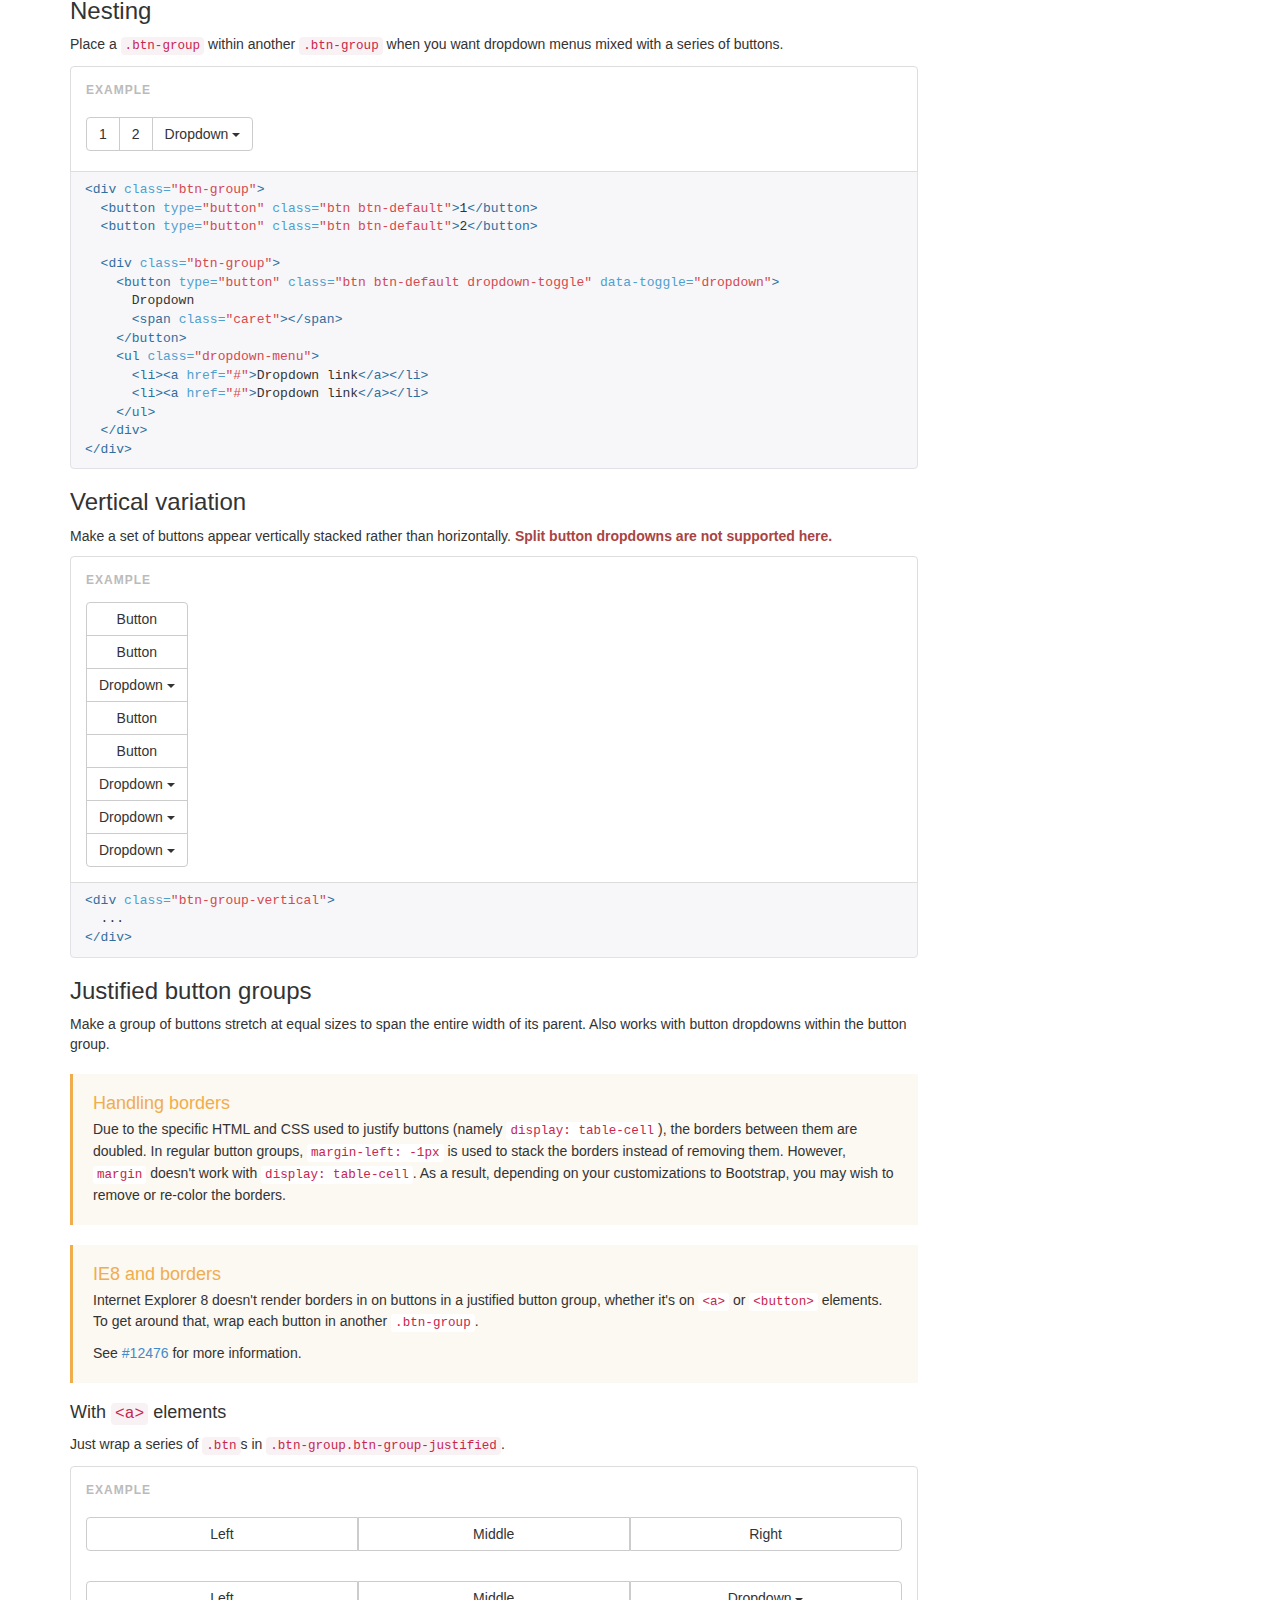
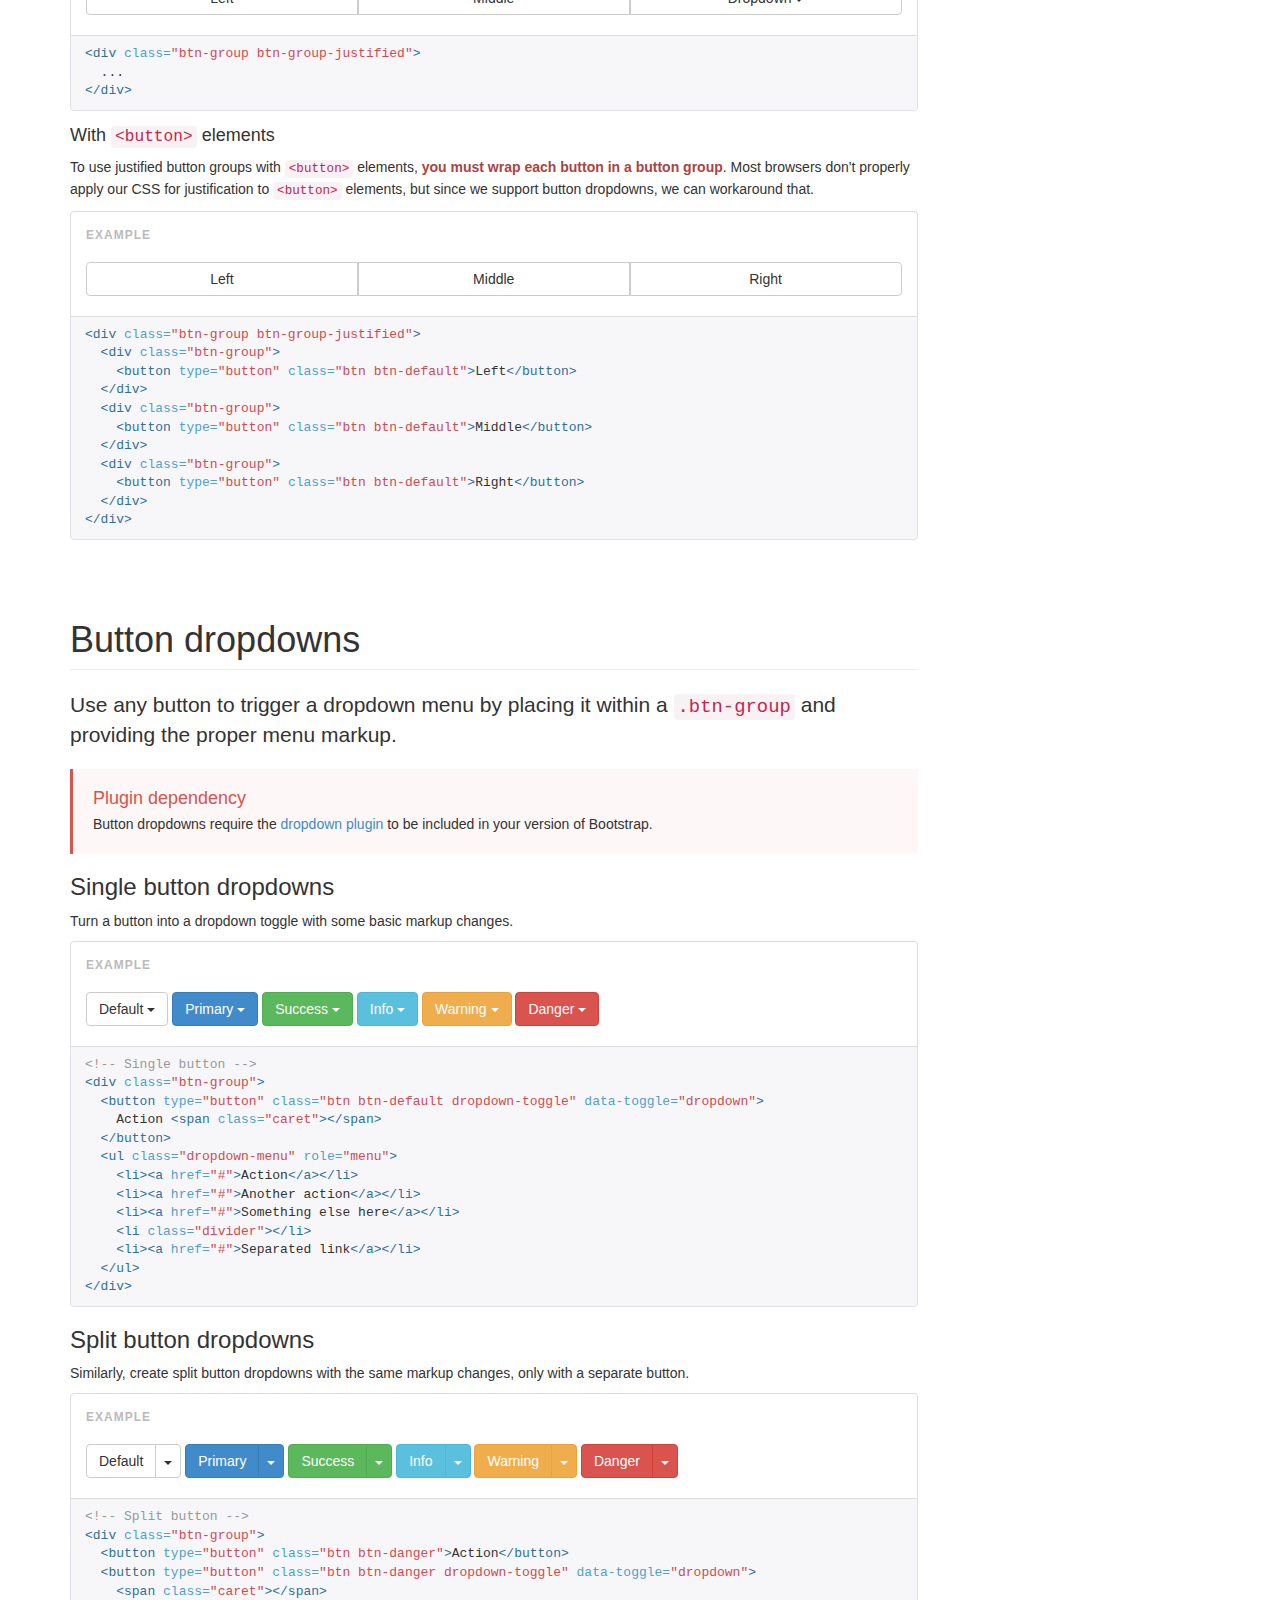
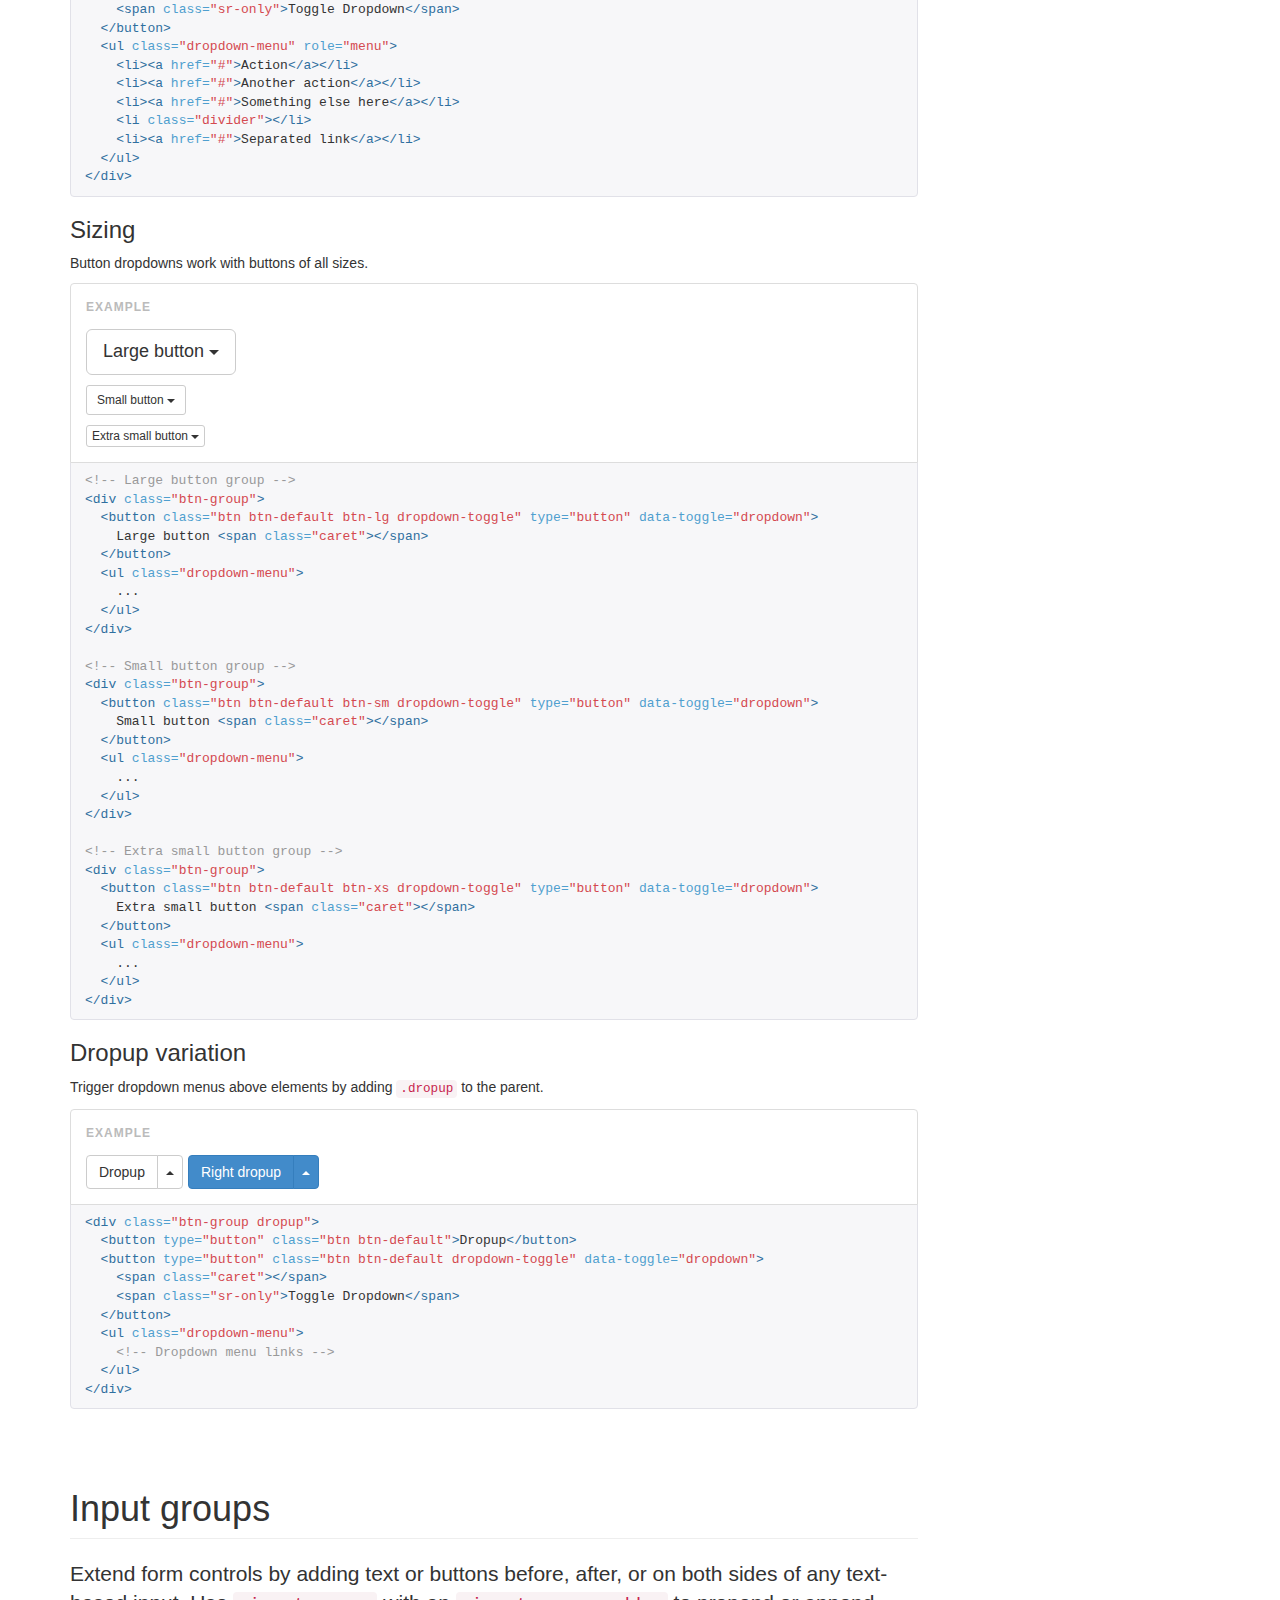
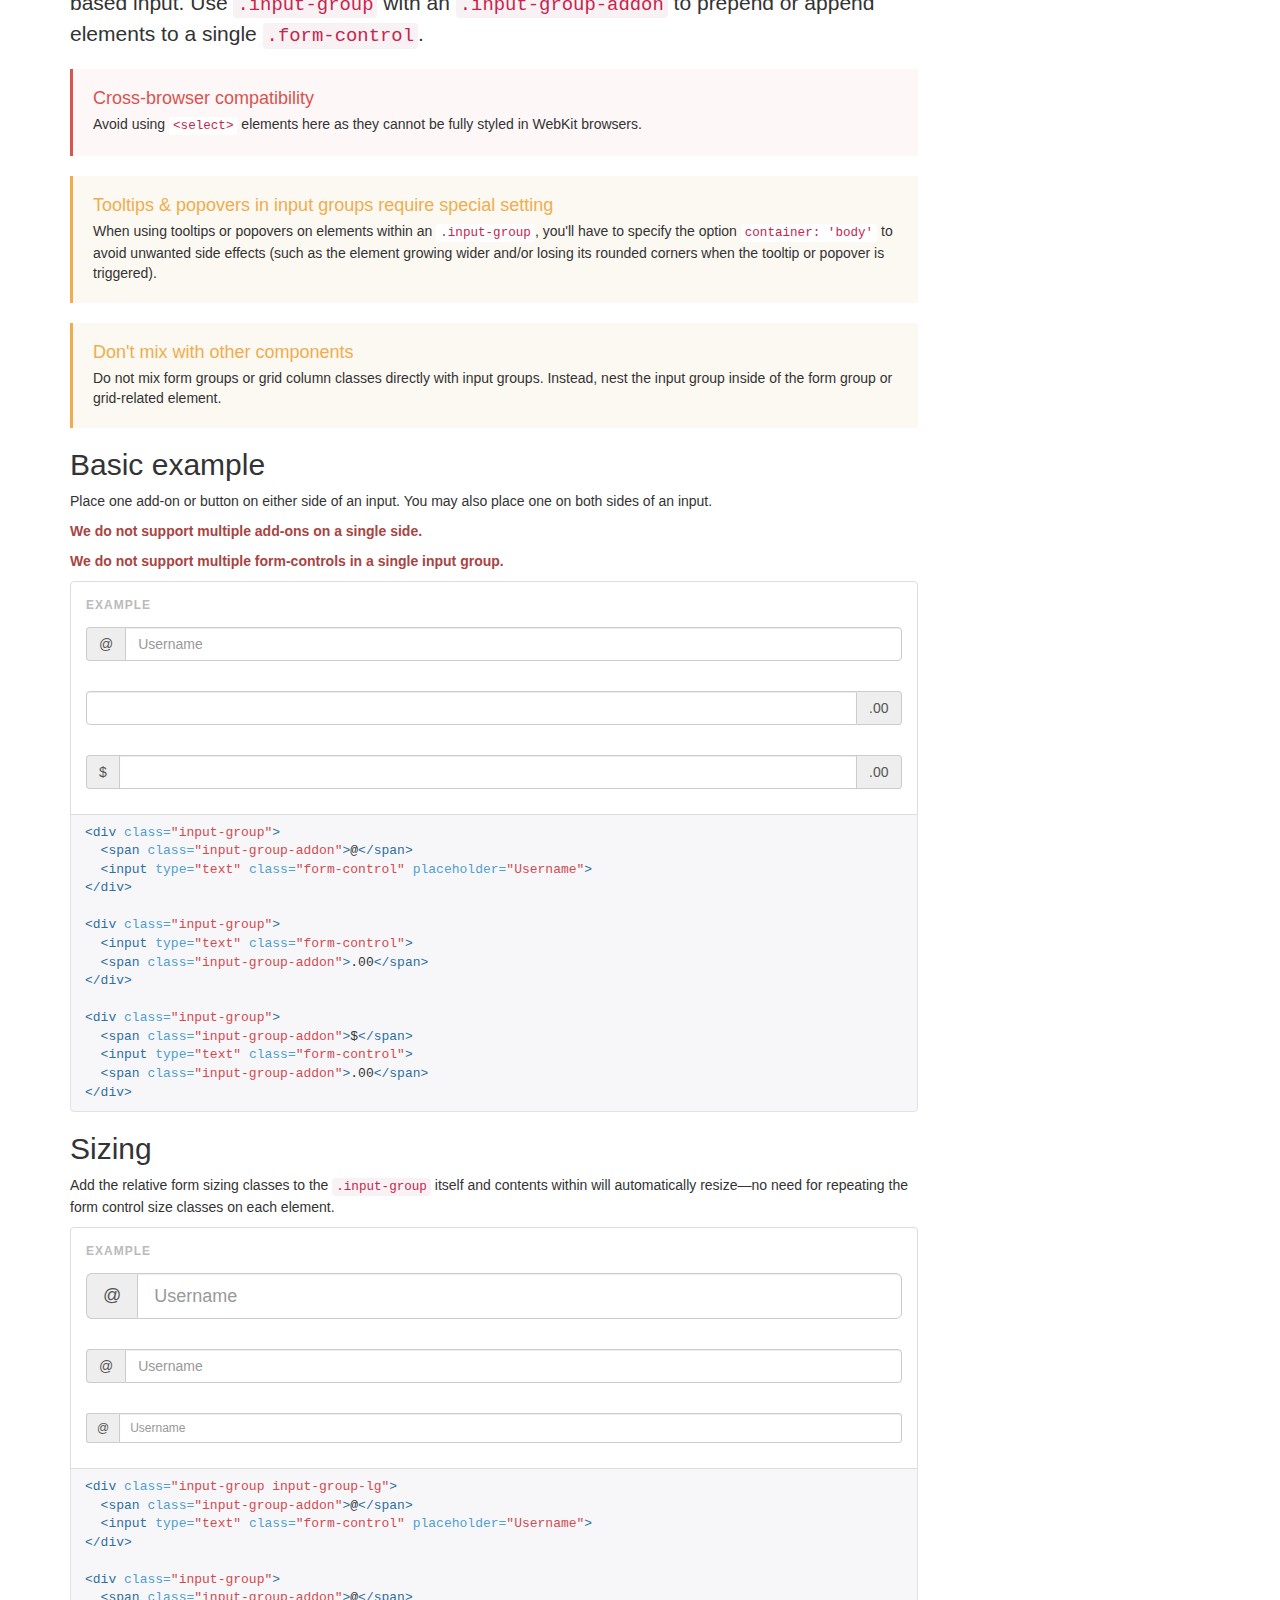
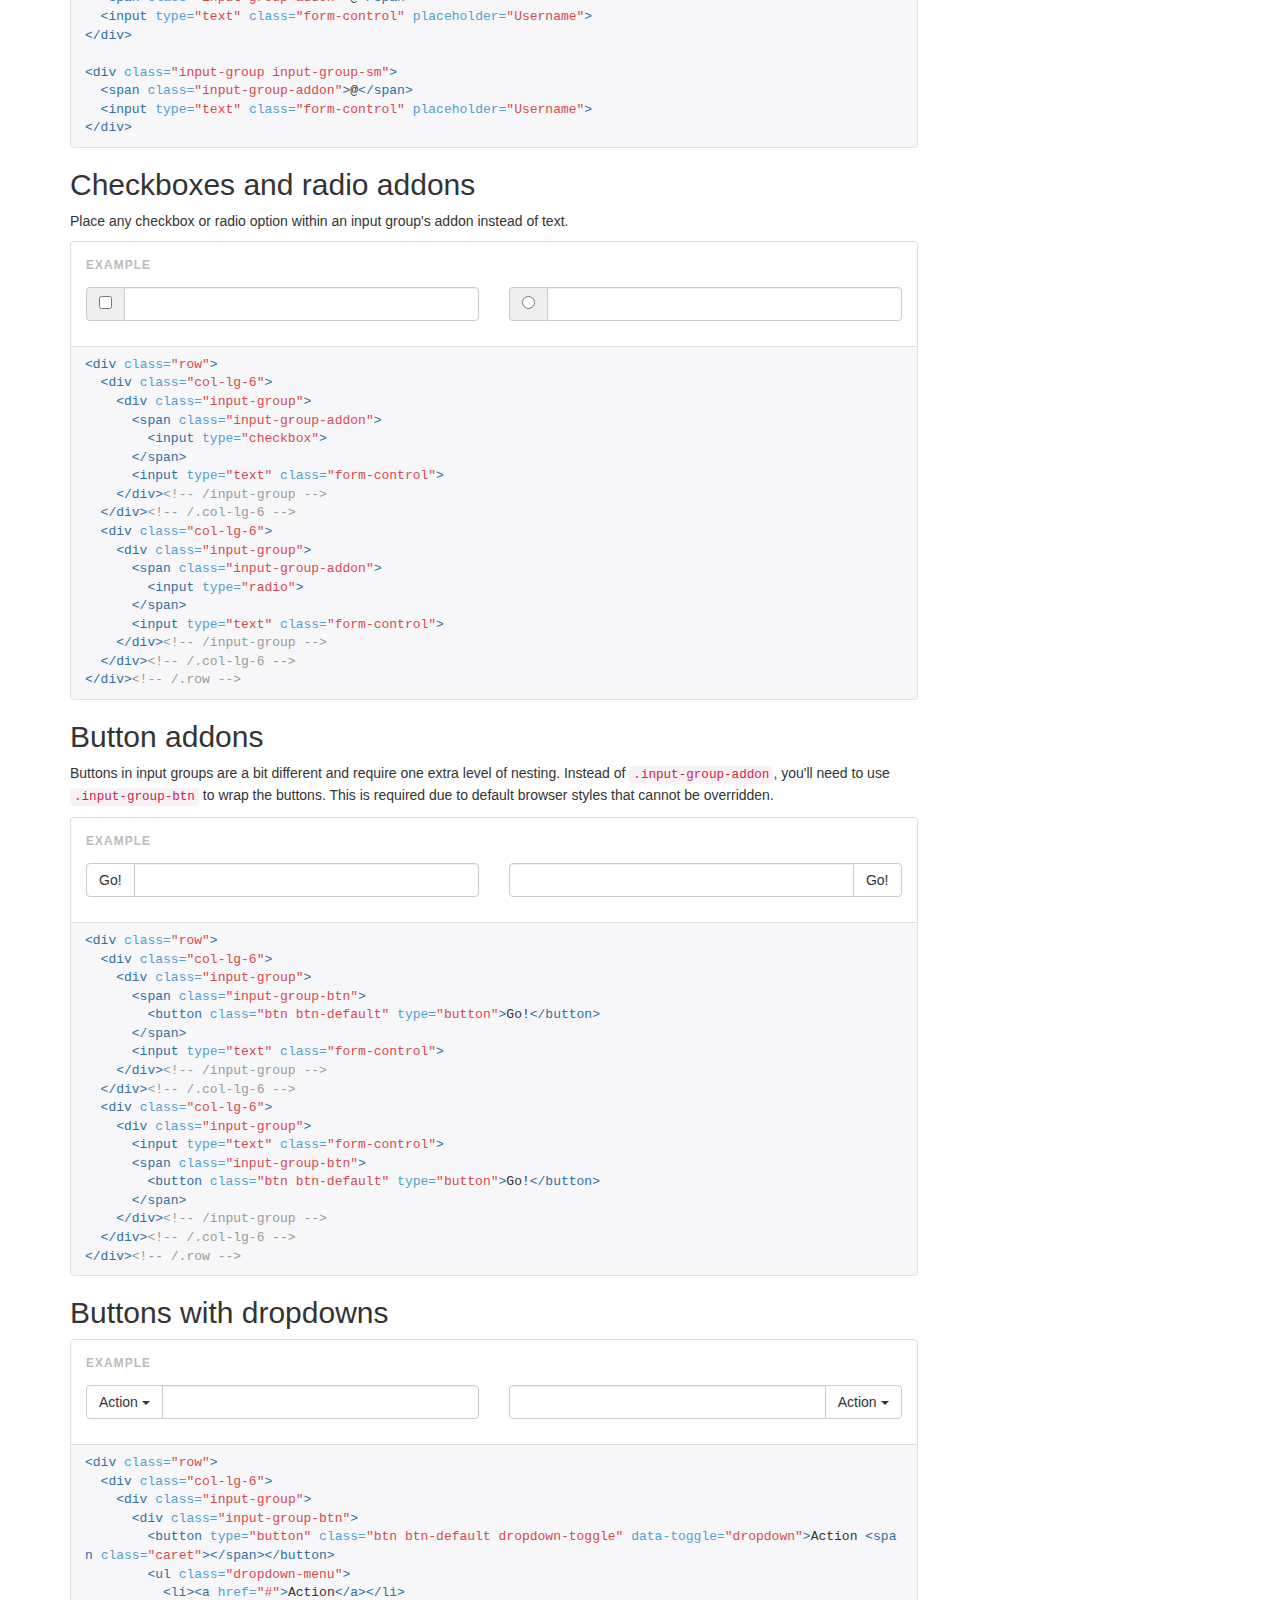
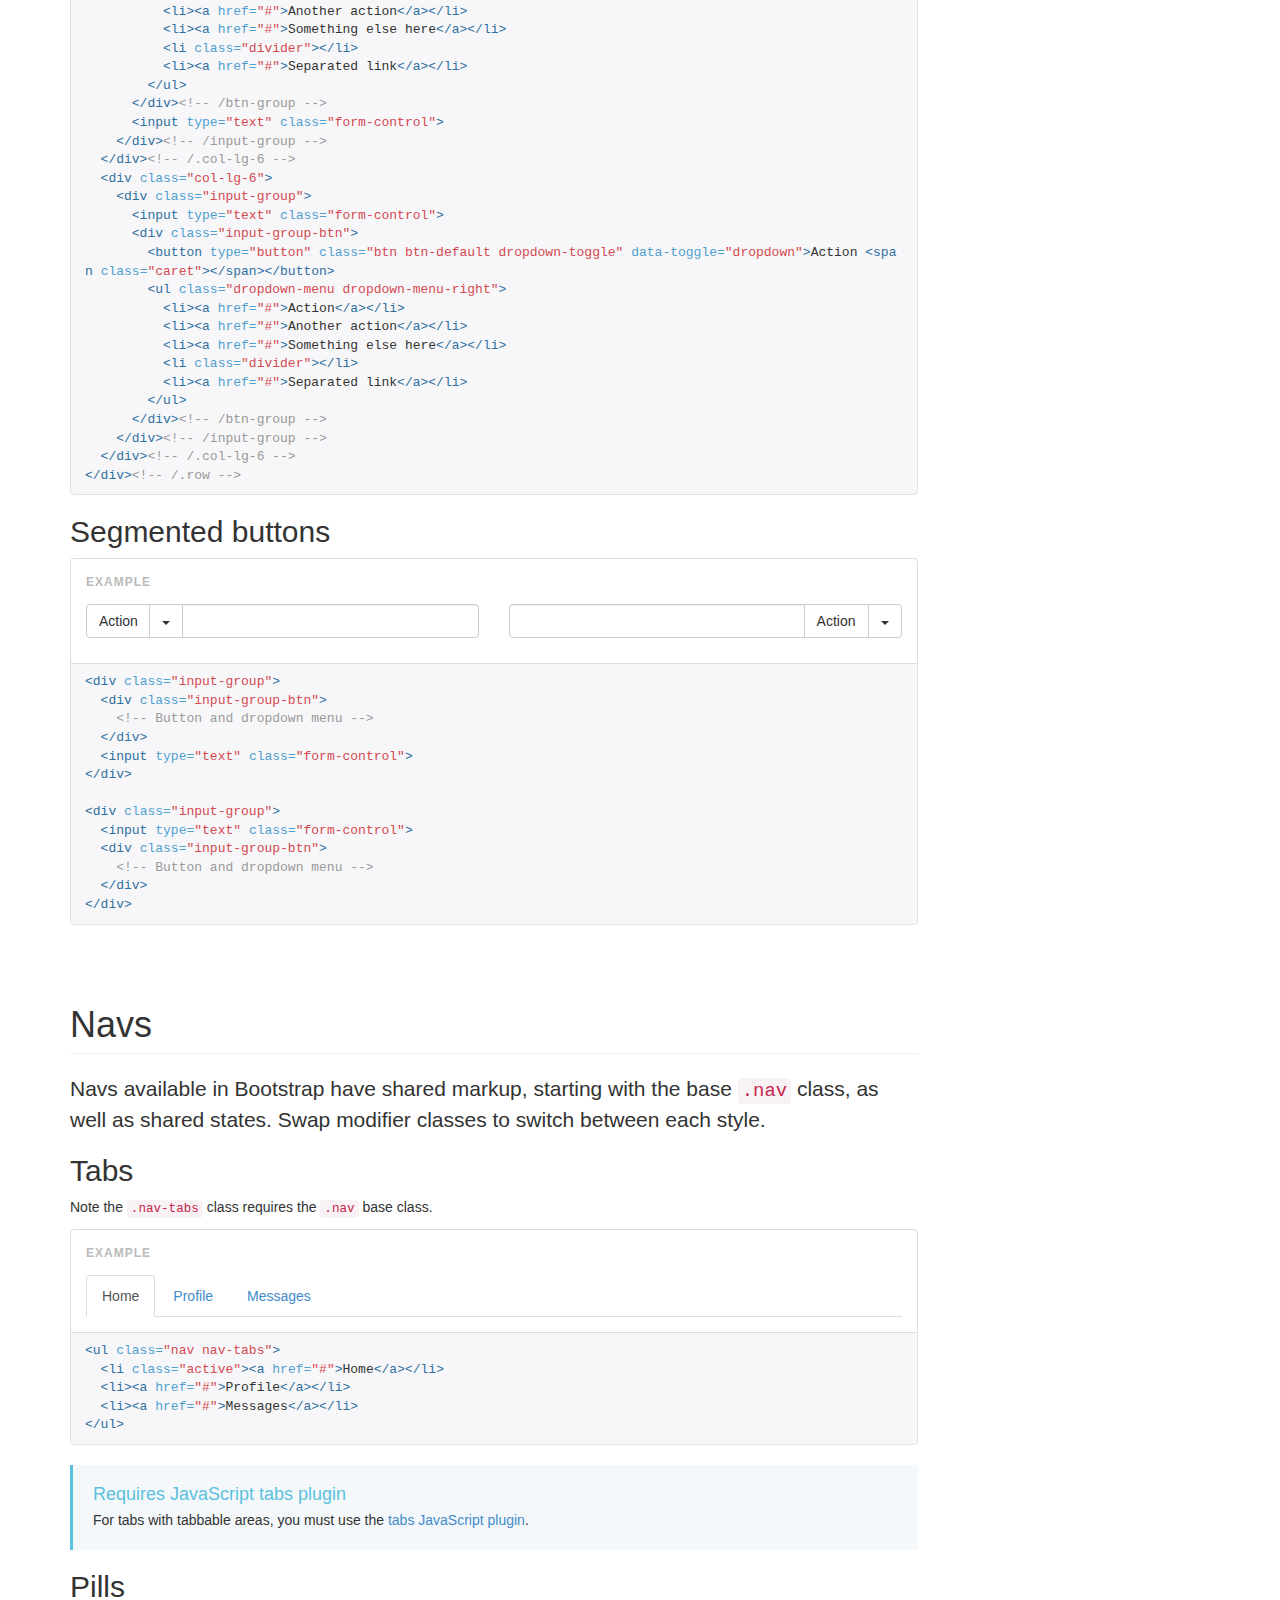
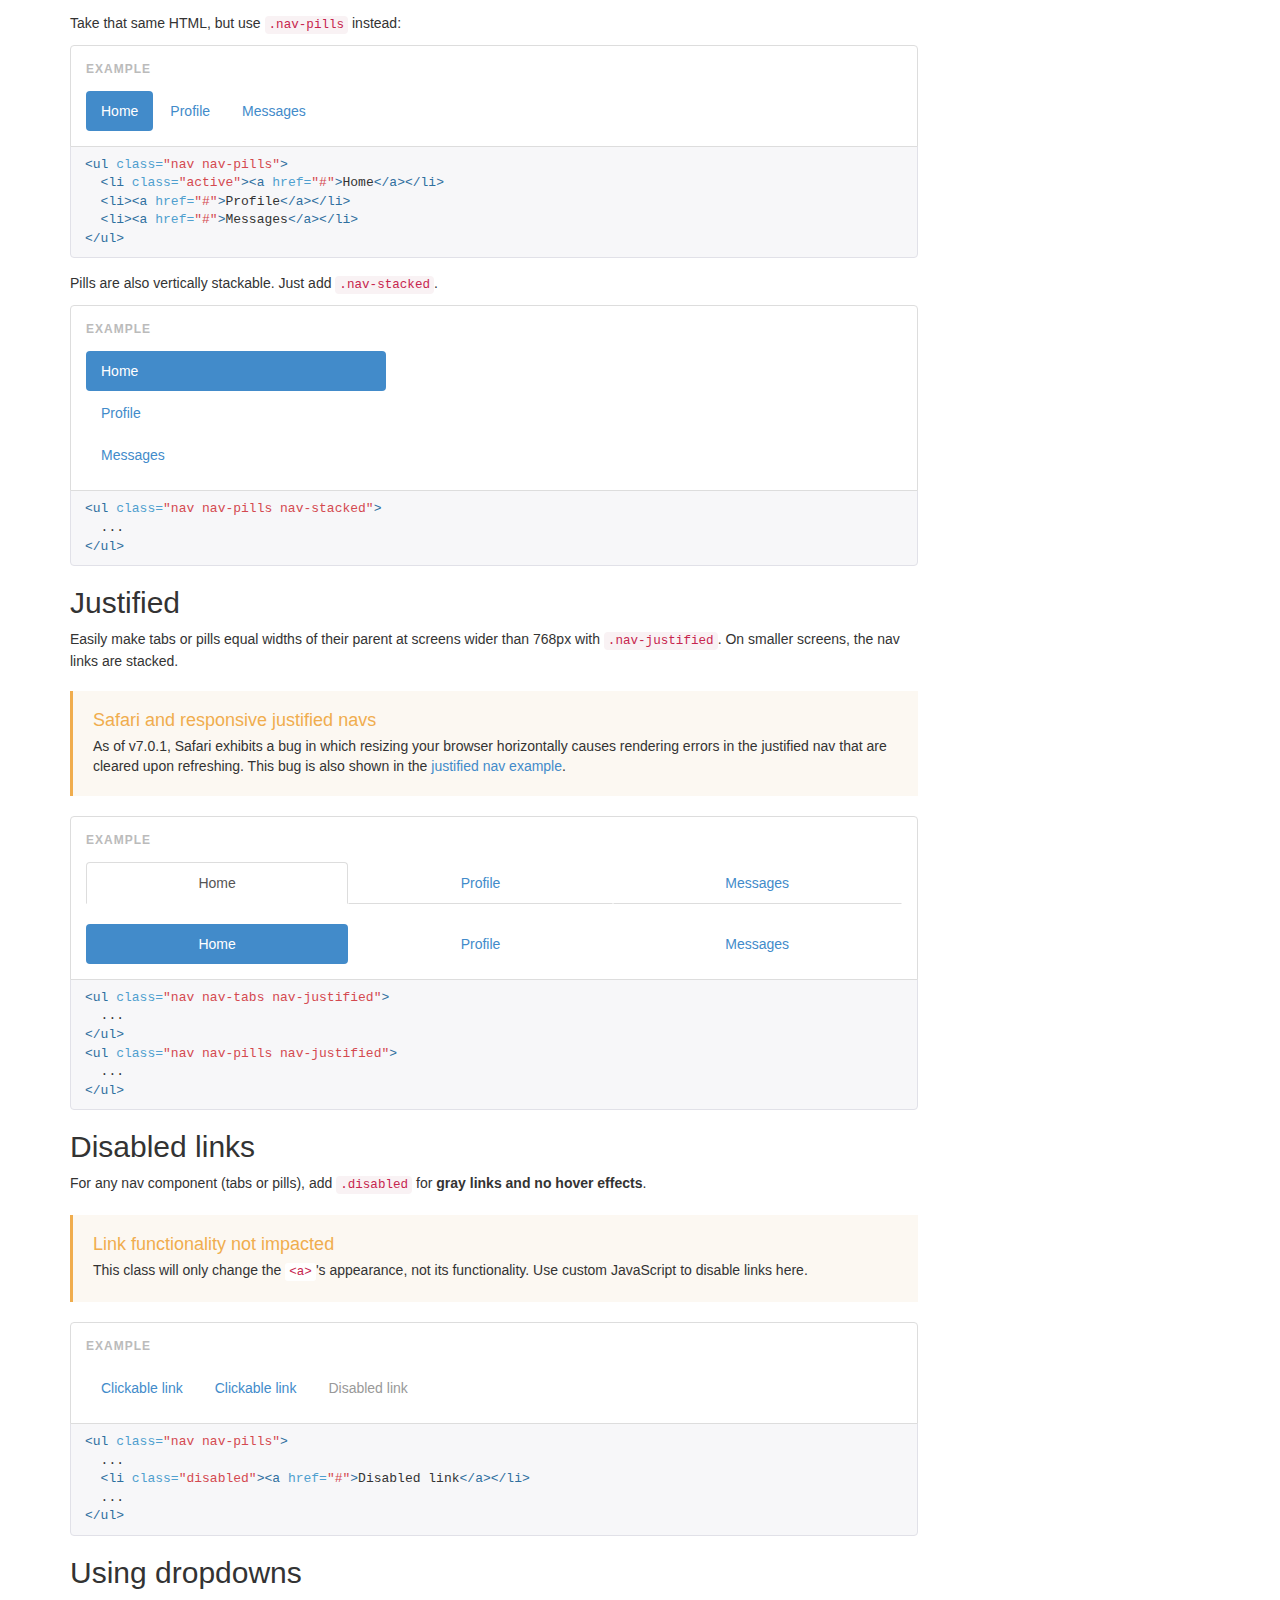
<file: bootstrap/build/components/index.html>
<!DOCTYPE html>
<html lang="en">
  <head>
    <!-- Meta, title, CSS, favicons, etc. -->
    <meta charset="utf-8">
<meta http-equiv="X-UA-Compatible" content="IE=edge">
<meta name="viewport" content="width=device-width, initial-scale=1">
<meta name="description" content="Bootstrap, a sleek, intuitive, and powerful mobile first front-end framework for faster and easier web development.">
<meta name="keywords" content="HTML, CSS, JS, JavaScript, framework, bootstrap, front-end, frontend, web development">
<meta name="author" content="Mark Otto, Jacob Thornton, and Bootstrap contributors">

<title>
  
    Components &middot; Bootstrap
  
</title>

<!-- Bootstrap core CSS -->
<link href="../dist/css/bootstrap.min.css" rel="stylesheet">

<!-- Documentation extras -->
<link href="../assets/css/docs.min.css" rel="stylesheet">
<!--[if lt IE 9]><script src="../assets/js/ie8-responsive-file-warning.js"></script><![endif]-->

<!-- HTML5 shim and Respond.js IE8 support of HTML5 elements and media queries -->
<!--[if lt IE 9]>
  <script src="https://oss.maxcdn.com/libs/html5shiv/3.7.0/html5shiv.js"></script>
  <script src="https://oss.maxcdn.com/libs/respond.js/1.4.2/respond.min.js"></script>
<![endif]-->

<!-- Favicons -->
<link rel="apple-touch-icon-precomposed" sizes="144x144" href="../assets/ico/apple-touch-icon-144-precomposed.png">
                               <link rel="icon" href="../assets/ico/favicon.ico">

<script>
  (function(i,s,o,g,r,a,m){i['GoogleAnalyticsObject']=r;i[r]=i[r]||function(){
  (i[r].q=i[r].q||[]).push(arguments)},i[r].l=1*new Date();a=s.createElement(o),
  m=s.getElementsByTagName(o)[0];a.async=1;a.src=g;m.parentNode.insertBefore(a,m)
  })(window,document,'script','//www.google-analytics.com/analytics.js','ga');

  ga('create', 'UA-146052-10', 'getbootstrap.com');
  ga('send', 'pageview');

</script>

  </head>
  <body>
    <a class="sr-only sr-only-focusable" href="#content">Skip to main content</a>

    <!-- Docs master nav -->
    <header class="navbar navbar-static-top bs-docs-nav" id="top" role="banner">
  <div class="container">
    <div class="navbar-header">
      <button class="navbar-toggle" type="button" data-toggle="collapse" data-target=".bs-navbar-collapse">
        <span class="sr-only">Toggle navigation</span>
        <span class="icon-bar"></span>
        <span class="icon-bar"></span>
        <span class="icon-bar"></span>
      </button>
      <a href="../" class="navbar-brand">Bootstrap</a>
    </div>
    <nav class="collapse navbar-collapse bs-navbar-collapse" role="navigation">
      <ul class="nav navbar-nav">
        <li>
          <a href="../getting-started">Getting started</a>
        </li>
        <li>
          <a href="../css">CSS</a>
        </li>
        <li class="active">
          <a href="../components">Components</a>
        </li>
        <li>
          <a href="../javascript">JavaScript</a>
        </li>
        <li>
          <a href="../customize">Customize</a>
        </li>
      </ul>
      <ul class="nav navbar-nav navbar-right">
        <li><a href="http://expo.getbootstrap.com" onclick="ga('send', 'event', 'Navbar', 'Community links', 'Expo');">Expo</a></li>
        <li><a href="http://blog.getbootstrap.com" onclick="ga('send', 'event', 'Navbar', 'Community links', 'Blog');">Blog</a></li>
      </ul>
    </nav>
  </div>
</header>


    <!-- Docs page layout -->
    <div class="bs-docs-header" id="content">
      <div class="container">
        <h1>Components</h1>
        <p>Over a dozen reusable components built to provide iconography, dropdowns, input groups, navigation, alerts, and much more.</p>
        <div id="carbonads-container"><div class="carbonad"><div id="azcarbon"></div><script>var z = document.createElement("script"); z.async = true; z.src = "http://engine.carbonads.com/z/32341/azcarbon_2_1_0_HORIZ"; var s = document.getElementsByTagName("script")[0]; s.parentNode.insertBefore(z, s);</script></div></div>

      </div>
    </div>

    <div class="container bs-docs-container">

      <div class="row">
        <div class="col-md-9" role="main">
          <div class="bs-docs-section">
  <h1 id="glyphicons" class="page-header">Glyphicons</h1>

  <h2 id="glyphicons-glyphs">Available glyphs</h2>
  <p>Includes 200 glyphs in font format from the Glyphicon Halflings set. <a href="http://glyphicons.com/">Glyphicons</a> Halflings are normally not available for free, but their creator has made them available for Bootstrap free of cost. As a thank you, we only ask that you include a link back to <a href="http://glyphicons.com/">Glyphicons</a> whenever possible.</p>
  <div class="bs-glyphicons">
    <ul class="bs-glyphicons-list">
      
    </ul>
  </div>


  <h2 id="glyphicons-how-to-use">How to use</h2>
  <p>For performance reasons, all icons require a base class and individual icon class. To use, place the following code just about anywhere. Be sure to leave a space between the icon and text for proper padding.</p>
  <div class="bs-callout bs-callout-danger">
    <h4>Don't mix with other components</h4>
    <p>Icon classes cannot be directly combined with other components. They should not be used along with other classes on the same element. Instead, add a nested <code>&lt;span&gt;</code> and apply the icon classes to the <code>&lt;span&gt;</code>.</p>
  </div>
  <div class="bs-callout bs-callout-danger">
    <h4>Only for use on empty elements</h4>
    <p>Icon classes should only be used on elements that contain no text content and have no child elements.</p>
  </div>
<div class="highlight"><pre><code class="html"><span class="nt">&lt;span</span> <span class="na">class=</span><span class="s">&quot;glyphicon glyphicon-search&quot;</span><span class="nt">&gt;&lt;/span&gt;</span>
</code></pre>
</div>



  <h2 id="glyphicons-examples">Examples</h2>
  <p>Use them in buttons, button groups for a toolbar, navigation, or prepended form inputs.</p>
  <div class="bs-example">
    <div class="btn-toolbar" role="toolbar">
      <div class="btn-group">
        <button type="button" class="btn btn-default"><span class="glyphicon glyphicon-align-left"></span></button>
        <button type="button" class="btn btn-default"><span class="glyphicon glyphicon-align-center"></span></button>
        <button type="button" class="btn btn-default"><span class="glyphicon glyphicon-align-right"></span></button>
        <button type="button" class="btn btn-default"><span class="glyphicon glyphicon-align-justify"></span></button>
      </div>
    </div>
    <div class="btn-toolbar" role="toolbar">
      <button type="button" class="btn btn-default btn-lg"><span class="glyphicon glyphicon-star"></span> Star</button>
      <button type="button" class="btn btn-default"><span class="glyphicon glyphicon-star"></span> Star</button>
      <button type="button" class="btn btn-default btn-sm"><span class="glyphicon glyphicon-star"></span> Star</button>
      <button type="button" class="btn btn-default btn-xs"><span class="glyphicon glyphicon-star"></span> Star</button>
    </div>
  </div>
<div class="highlight"><pre><code class="html"><span class="nt">&lt;button</span> <span class="na">type=</span><span class="s">&quot;button&quot;</span> <span class="na">class=</span><span class="s">&quot;btn btn-default btn-lg&quot;</span><span class="nt">&gt;</span>
  <span class="nt">&lt;span</span> <span class="na">class=</span><span class="s">&quot;glyphicon glyphicon-star&quot;</span><span class="nt">&gt;&lt;/span&gt;</span> Star
<span class="nt">&lt;/button&gt;</span>
</code></pre>
</div>

</div>

<div class="bs-docs-section">
  <h1 id="dropdowns" class="page-header">Dropdowns</h1>

  <p class="lead">Toggleable, contextual menu for displaying lists of links. Made interactive with the <a href="../javascript/#dropdowns">dropdown JavaScript plugin</a>.</p>

  <h3 id="dropdowns-example">Example</h3>
  <p>Wrap the dropdown's trigger and the dropdown menu within <code>.dropdown</code>, or another element that declares <code>position: relative;</code>. Then add the menu's HTML.</p>
  <div class="bs-example">
    <div class="dropdown clearfix">
      <button class="btn dropdown-toggle sr-only" type="button" id="dropdownMenu1" data-toggle="dropdown">
        Dropdown
        <span class="caret"></span>
      </button>
      <ul class="dropdown-menu" role="menu" aria-labelledby="dropdownMenu1">
        <li role="presentation"><a role="menuitem" tabindex="-1" href="#">Action</a></li>
        <li role="presentation"><a role="menuitem" tabindex="-1" href="#">Another action</a></li>
        <li role="presentation"><a role="menuitem" tabindex="-1" href="#">Something else here</a></li>
        <li role="presentation" class="divider"></li>
        <li role="presentation"><a role="menuitem" tabindex="-1" href="#">Separated link</a></li>
      </ul>
    </div>
  </div><!-- /example -->
<div class="highlight"><pre><code class="html"><span class="nt">&lt;div</span> <span class="na">class=</span><span class="s">&quot;dropdown&quot;</span><span class="nt">&gt;</span>
  <span class="nt">&lt;button</span> <span class="na">class=</span><span class="s">&quot;btn dropdown-toggle sr-only&quot;</span> <span class="na">type=</span><span class="s">&quot;button&quot;</span> <span class="na">id=</span><span class="s">&quot;dropdownMenu1&quot;</span> <span class="na">data-toggle=</span><span class="s">&quot;dropdown&quot;</span><span class="nt">&gt;</span>
    Dropdown
    <span class="nt">&lt;span</span> <span class="na">class=</span><span class="s">&quot;caret&quot;</span><span class="nt">&gt;&lt;/span&gt;</span>
  <span class="nt">&lt;/button&gt;</span>
  <span class="nt">&lt;ul</span> <span class="na">class=</span><span class="s">&quot;dropdown-menu&quot;</span> <span class="na">role=</span><span class="s">&quot;menu&quot;</span> <span class="na">aria-labelledby=</span><span class="s">&quot;dropdownMenu1&quot;</span><span class="nt">&gt;</span>
    <span class="nt">&lt;li</span> <span class="na">role=</span><span class="s">&quot;presentation&quot;</span><span class="nt">&gt;&lt;a</span> <span class="na">role=</span><span class="s">&quot;menuitem&quot;</span> <span class="na">tabindex=</span><span class="s">&quot;-1&quot;</span> <span class="na">href=</span><span class="s">&quot;#&quot;</span><span class="nt">&gt;</span>Action<span class="nt">&lt;/a&gt;&lt;/li&gt;</span>
    <span class="nt">&lt;li</span> <span class="na">role=</span><span class="s">&quot;presentation&quot;</span><span class="nt">&gt;&lt;a</span> <span class="na">role=</span><span class="s">&quot;menuitem&quot;</span> <span class="na">tabindex=</span><span class="s">&quot;-1&quot;</span> <span class="na">href=</span><span class="s">&quot;#&quot;</span><span class="nt">&gt;</span>Another action<span class="nt">&lt;/a&gt;&lt;/li&gt;</span>
    <span class="nt">&lt;li</span> <span class="na">role=</span><span class="s">&quot;presentation&quot;</span><span class="nt">&gt;&lt;a</span> <span class="na">role=</span><span class="s">&quot;menuitem&quot;</span> <span class="na">tabindex=</span><span class="s">&quot;-1&quot;</span> <span class="na">href=</span><span class="s">&quot;#&quot;</span><span class="nt">&gt;</span>Something else here<span class="nt">&lt;/a&gt;&lt;/li&gt;</span>
    <span class="nt">&lt;li</span> <span class="na">role=</span><span class="s">&quot;presentation&quot;</span> <span class="na">class=</span><span class="s">&quot;divider&quot;</span><span class="nt">&gt;&lt;/li&gt;</span>
    <span class="nt">&lt;li</span> <span class="na">role=</span><span class="s">&quot;presentation&quot;</span><span class="nt">&gt;&lt;a</span> <span class="na">role=</span><span class="s">&quot;menuitem&quot;</span> <span class="na">tabindex=</span><span class="s">&quot;-1&quot;</span> <span class="na">href=</span><span class="s">&quot;#&quot;</span><span class="nt">&gt;</span>Separated link<span class="nt">&lt;/a&gt;&lt;/li&gt;</span>
  <span class="nt">&lt;/ul&gt;</span>
<span class="nt">&lt;/div&gt;</span>
</code></pre>
</div>


  <h3 id="dropdowns-alignment">Alignment</h3>
  <p>By default, a dropdown menu is automatically positioned 100% from the top and along the left side of its parent. Add <code>.dropdown-menu-right</code> to a <code>.dropdown-menu</code> to right align the dropdown menu.</p>
  <div class="bs-callout bs-callout-warning">
    <h4>May require additional positioning</h4>
    <p>Dropdowns are automatically positioned via CSS within the normal flow of the document. This means dropdowns may be cropped by parents with certain <code>overflow</code> properties or appear out of bounds of the viewport. Address these issues on your own as they arise.</p>
  </div>
  <div class="bs-callout bs-callout-warning">
    <h4>Deprecated <code>.pull-right</code> alignment</h4>
    <p>As of v3.1.0, we've deprecated <code>.pull-right</code> on dropdown menus. To right-align a menu, use <code>.dropdown-menu-right</code>. Right-aligned nav components in the navbar use a mixin version of this class to automatically align the menu. To override it, use <code>.dropdown-menu-left</code>.</p>
  </div>
<div class="highlight"><pre><code class="html"><span class="nt">&lt;ul</span> <span class="na">class=</span><span class="s">&quot;dropdown-menu dropdown-menu-right&quot;</span> <span class="na">role=</span><span class="s">&quot;menu&quot;</span> <span class="na">aria-labelledby=</span><span class="s">&quot;dLabel&quot;</span><span class="nt">&gt;</span>
  ...
<span class="nt">&lt;/ul&gt;</span>
</code></pre>
</div>


  <h3 id="dropdowns-headers">Headers</h3>
  <p>Add a header to label sections of actions in any dropdown menu.</p>
  <div class="bs-example">
    <div class="dropdown clearfix">
      <button class="btn dropdown-toggle sr-only" type="button" id="dropdownMenu2" data-toggle="dropdown">
        Dropdown
        <span class="caret"></span>
      </button>
      <ul class="dropdown-menu" role="menu" aria-labelledby="dropdownMenu2">
        <li role="presentation" class="dropdown-header">Dropdown header</li>
        <li role="presentation"><a role="menuitem" tabindex="-1" href="#">Action</a></li>
        <li role="presentation"><a role="menuitem" tabindex="-1" href="#">Another action</a></li>
        <li role="presentation"><a role="menuitem" tabindex="-1" href="#">Something else here</a></li>
        <li role="presentation" class="divider"></li>
        <li role="presentation" class="dropdown-header">Dropdown header</li>
        <li role="presentation"><a role="menuitem" tabindex="-1" href="#">Separated link</a></li>
      </ul>
    </div>
  </div><!-- /example -->
<div class="highlight"><pre><code class="html"><span class="nt">&lt;ul</span> <span class="na">class=</span><span class="s">&quot;dropdown-menu&quot;</span> <span class="na">role=</span><span class="s">&quot;menu&quot;</span> <span class="na">aria-labelledby=</span><span class="s">&quot;dropdownMenu2&quot;</span><span class="nt">&gt;</span>
  <span class="nt">&lt;li</span> <span class="na">role=</span><span class="s">&quot;presentation&quot;</span> <span class="na">class=</span><span class="s">&quot;dropdown-header&quot;</span><span class="nt">&gt;</span>Dropdown header<span class="nt">&lt;/li&gt;</span>
  ...
  <span class="nt">&lt;li</span> <span class="na">role=</span><span class="s">&quot;presentation&quot;</span> <span class="na">class=</span><span class="s">&quot;divider&quot;</span><span class="nt">&gt;&lt;/li&gt;</span>
  <span class="nt">&lt;li</span> <span class="na">role=</span><span class="s">&quot;presentation&quot;</span> <span class="na">class=</span><span class="s">&quot;dropdown-header&quot;</span><span class="nt">&gt;</span>Dropdown header<span class="nt">&lt;/li&gt;</span>
  ...
<span class="nt">&lt;/ul&gt;</span>
</code></pre>
</div>


  <h3 id="dropdowns-disabled">Disabled menu items</h3>
  <p>Add <code>.disabled</code> to a <code>&lt;li&gt;</code> in the dropdown to disable the link.</p>
  <div class="bs-example">
    <div class="dropdown clearfix">
      <button class="btn dropdown-toggle sr-only" type="button" id="dropdownMenu3" data-toggle="dropdown">
        Dropdown
        <span class="caret"></span>
      </button>
      <ul class="dropdown-menu" role="menu" aria-labelledby="dropdownMenu3">
        <li role="presentation"><a role="menuitem" tabindex="-1" href="#">Regular link</a></li>
        <li role="presentation" class="disabled"><a role="menuitem" tabindex="-1" href="#">Disabled link</a></li>
        <li role="presentation"><a role="menuitem" tabindex="-1" href="#">Another link</a></li>
      </ul>
    </div>
  </div><!-- /example -->
<div class="highlight"><pre><code class="html"><span class="nt">&lt;ul</span> <span class="na">class=</span><span class="s">&quot;dropdown-menu&quot;</span> <span class="na">role=</span><span class="s">&quot;menu&quot;</span> <span class="na">aria-labelledby=</span><span class="s">&quot;dropdownMenu3&quot;</span><span class="nt">&gt;</span>
  <span class="nt">&lt;li</span> <span class="na">role=</span><span class="s">&quot;presentation&quot;</span><span class="nt">&gt;&lt;a</span> <span class="na">role=</span><span class="s">&quot;menuitem&quot;</span> <span class="na">tabindex=</span><span class="s">&quot;-1&quot;</span> <span class="na">href=</span><span class="s">&quot;#&quot;</span><span class="nt">&gt;</span>Regular link<span class="nt">&lt;/a&gt;&lt;/li&gt;</span>
  <span class="nt">&lt;li</span> <span class="na">role=</span><span class="s">&quot;presentation&quot;</span> <span class="na">class=</span><span class="s">&quot;disabled&quot;</span><span class="nt">&gt;&lt;a</span> <span class="na">role=</span><span class="s">&quot;menuitem&quot;</span> <span class="na">tabindex=</span><span class="s">&quot;-1&quot;</span> <span class="na">href=</span><span class="s">&quot;#&quot;</span><span class="nt">&gt;</span>Disabled link<span class="nt">&lt;/a&gt;&lt;/li&gt;</span>
  <span class="nt">&lt;li</span> <span class="na">role=</span><span class="s">&quot;presentation&quot;</span><span class="nt">&gt;&lt;a</span> <span class="na">role=</span><span class="s">&quot;menuitem&quot;</span> <span class="na">tabindex=</span><span class="s">&quot;-1&quot;</span> <span class="na">href=</span><span class="s">&quot;#&quot;</span><span class="nt">&gt;</span>Another link<span class="nt">&lt;/a&gt;&lt;/li&gt;</span>
<span class="nt">&lt;/ul&gt;</span>
</code></pre>
</div>

</div>

<div class="bs-docs-section">
  <h1 id="btn-groups" class="page-header">Button groups</h1>

  <p class="lead">Group a series of buttons together on a single line with the button group. Add on optional JavaScript radio and checkbox style behavior with <a href="../javascript/#buttons">our buttons plugin</a>.</p>

  <div class="bs-callout bs-callout-warning">
    <h4>Tooltips &amp; popovers in button groups require special setting</h4>
    <p>When using tooltips or popovers on elements within a <code>.btn-group</code>, you'll have to specify the option <code>container: 'body'</code> to avoid unwanted side effects (such as the element growing wider and/or losing its rounded corners when the tooltip or popover is triggered).</p>
  </div>

  <h3 id="btn-groups-single">Basic example</h3>
  <p>Wrap a series of buttons with <code>.btn</code> in <code>.btn-group</code>.</p>
  <div class="bs-example">
    <div class="btn-group" style="margin: 9px 0 5px;">
      <button type="button" class="btn btn-default">Left</button>
      <button type="button" class="btn btn-default">Middle</button>
      <button type="button" class="btn btn-default">Right</button>
    </div>
  </div>
<div class="highlight"><pre><code class="html"><span class="nt">&lt;div</span> <span class="na">class=</span><span class="s">&quot;btn-group&quot;</span><span class="nt">&gt;</span>
  <span class="nt">&lt;button</span> <span class="na">type=</span><span class="s">&quot;button&quot;</span> <span class="na">class=</span><span class="s">&quot;btn btn-default&quot;</span><span class="nt">&gt;</span>Left<span class="nt">&lt;/button&gt;</span>
  <span class="nt">&lt;button</span> <span class="na">type=</span><span class="s">&quot;button&quot;</span> <span class="na">class=</span><span class="s">&quot;btn btn-default&quot;</span><span class="nt">&gt;</span>Middle<span class="nt">&lt;/button&gt;</span>
  <span class="nt">&lt;button</span> <span class="na">type=</span><span class="s">&quot;button&quot;</span> <span class="na">class=</span><span class="s">&quot;btn btn-default&quot;</span><span class="nt">&gt;</span>Right<span class="nt">&lt;/button&gt;</span>
<span class="nt">&lt;/div&gt;</span>
</code></pre>
</div>


  <h3 id="btn-groups-toolbar">Button toolbar</h3>
  <p>Combine sets of <code>&lt;div class="btn-group"&gt;</code> into a <code>&lt;div class="btn-toolbar"&gt;</code> for more complex components.</p>
  <div class="bs-example">
    <div class="btn-toolbar" role="toolbar" style="margin: 0;">
      <div class="btn-group">
        <button type="button" class="btn btn-default">1</button>
        <button type="button" class="btn btn-default">2</button>
        <button type="button" class="btn btn-default">3</button>
        <button type="button" class="btn btn-default">4</button>
      </div>
      <div class="btn-group">
        <button type="button" class="btn btn-default">5</button>
        <button type="button" class="btn btn-default">6</button>
        <button type="button" class="btn btn-default">7</button>
      </div>
      <div class="btn-group">
        <button type="button" class="btn btn-default">8</button>
      </div>
    </div>
  </div>
<div class="highlight"><pre><code class="html"><span class="nt">&lt;div</span> <span class="na">class=</span><span class="s">&quot;btn-toolbar&quot;</span> <span class="na">role=</span><span class="s">&quot;toolbar&quot;</span><span class="nt">&gt;</span>
  <span class="nt">&lt;div</span> <span class="na">class=</span><span class="s">&quot;btn-group&quot;</span><span class="nt">&gt;</span>...<span class="nt">&lt;/div&gt;</span>
  <span class="nt">&lt;div</span> <span class="na">class=</span><span class="s">&quot;btn-group&quot;</span><span class="nt">&gt;</span>...<span class="nt">&lt;/div&gt;</span>
  <span class="nt">&lt;div</span> <span class="na">class=</span><span class="s">&quot;btn-group&quot;</span><span class="nt">&gt;</span>...<span class="nt">&lt;/div&gt;</span>
<span class="nt">&lt;/div&gt;</span>
</code></pre>
</div>


  <h3 id="btn-groups-sizing">Sizing</h3>
  <p>Instead of applying button sizing classes to every button in a group, just add <code>.btn-group-*</code> to the <code>.btn-group</code>.</p>
  <div class="bs-example">
    <div class="btn-toolbar" role="toolbar">
      <div class="btn-group btn-group-lg">
        <button type="button" class="btn btn-default">Left</button>
        <button type="button" class="btn btn-default">Middle</button>
        <button type="button" class="btn btn-default">Right</button>
      </div>
    </div>
    <div class="btn-toolbar" role="toolbar">
      <div class="btn-group">
        <button type="button" class="btn btn-default">Left</button>
        <button type="button" class="btn btn-default">Middle</button>
        <button type="button" class="btn btn-default">Right</button>
      </div>
    </div>
    <div class="btn-toolbar" role="toolbar">
      <div class="btn-group btn-group-sm">
        <button type="button" class="btn btn-default">Left</button>
        <button type="button" class="btn btn-default">Middle</button>
        <button type="button" class="btn btn-default">Right</button>
      </div>
    </div>
    <div class="btn-toolbar" role="toolbar">
      <div class="btn-group btn-group-xs">
        <button type="button" class="btn btn-default">Left</button>
        <button type="button" class="btn btn-default">Middle</button>
        <button type="button" class="btn btn-default">Right</button>
      </div>
    </div>
  </div>
<div class="highlight"><pre><code class="html"><span class="nt">&lt;div</span> <span class="na">class=</span><span class="s">&quot;btn-group btn-group-lg&quot;</span><span class="nt">&gt;</span>...<span class="nt">&lt;/div&gt;</span>
<span class="nt">&lt;div</span> <span class="na">class=</span><span class="s">&quot;btn-group&quot;</span><span class="nt">&gt;</span>...<span class="nt">&lt;/div&gt;</span>
<span class="nt">&lt;div</span> <span class="na">class=</span><span class="s">&quot;btn-group btn-group-sm&quot;</span><span class="nt">&gt;</span>...<span class="nt">&lt;/div&gt;</span>
<span class="nt">&lt;div</span> <span class="na">class=</span><span class="s">&quot;btn-group btn-group-xs&quot;</span><span class="nt">&gt;</span>...<span class="nt">&lt;/div&gt;</span>
</code></pre>
</div>


  <h3 id="btn-groups-nested">Nesting</h3>
  <p>Place a <code>.btn-group</code> within another <code>.btn-group</code> when you want dropdown menus mixed with a series of buttons.</p>
  <div class="bs-example">
    <div class="btn-group">
      <button type="button" class="btn btn-default">1</button>
      <button type="button" class="btn btn-default">2</button>

      <div class="btn-group">
        <button id="btnGroupDrop1" type="button" class="btn btn-default dropdown-toggle" data-toggle="dropdown">
          Dropdown
          <span class="caret"></span>
        </button>
        <ul class="dropdown-menu" role="menu" aria-labelledby="btnGroupDrop1">
          <li><a href="#">Dropdown link</a></li>
          <li><a href="#">Dropdown link</a></li>
        </ul>
      </div>
    </div>
  </div>
<div class="highlight"><pre><code class="html"><span class="nt">&lt;div</span> <span class="na">class=</span><span class="s">&quot;btn-group&quot;</span><span class="nt">&gt;</span>
  <span class="nt">&lt;button</span> <span class="na">type=</span><span class="s">&quot;button&quot;</span> <span class="na">class=</span><span class="s">&quot;btn btn-default&quot;</span><span class="nt">&gt;</span>1<span class="nt">&lt;/button&gt;</span>
  <span class="nt">&lt;button</span> <span class="na">type=</span><span class="s">&quot;button&quot;</span> <span class="na">class=</span><span class="s">&quot;btn btn-default&quot;</span><span class="nt">&gt;</span>2<span class="nt">&lt;/button&gt;</span>

  <span class="nt">&lt;div</span> <span class="na">class=</span><span class="s">&quot;btn-group&quot;</span><span class="nt">&gt;</span>
    <span class="nt">&lt;button</span> <span class="na">type=</span><span class="s">&quot;button&quot;</span> <span class="na">class=</span><span class="s">&quot;btn btn-default dropdown-toggle&quot;</span> <span class="na">data-toggle=</span><span class="s">&quot;dropdown&quot;</span><span class="nt">&gt;</span>
      Dropdown
      <span class="nt">&lt;span</span> <span class="na">class=</span><span class="s">&quot;caret&quot;</span><span class="nt">&gt;&lt;/span&gt;</span>
    <span class="nt">&lt;/button&gt;</span>
    <span class="nt">&lt;ul</span> <span class="na">class=</span><span class="s">&quot;dropdown-menu&quot;</span><span class="nt">&gt;</span>
      <span class="nt">&lt;li&gt;&lt;a</span> <span class="na">href=</span><span class="s">&quot;#&quot;</span><span class="nt">&gt;</span>Dropdown link<span class="nt">&lt;/a&gt;&lt;/li&gt;</span>
      <span class="nt">&lt;li&gt;&lt;a</span> <span class="na">href=</span><span class="s">&quot;#&quot;</span><span class="nt">&gt;</span>Dropdown link<span class="nt">&lt;/a&gt;&lt;/li&gt;</span>
    <span class="nt">&lt;/ul&gt;</span>
  <span class="nt">&lt;/div&gt;</span>
<span class="nt">&lt;/div&gt;</span>
</code></pre>
</div>


  <h3 id="btn-groups-vertical">Vertical variation</h3>
  <p>Make a set of buttons appear vertically stacked rather than horizontally. <strong class="text-danger">Split button dropdowns are not supported here.</strong></p>
  <div class="bs-example">
    <div class="btn-group-vertical">
      <button type="button" class="btn btn-default">Button</button>
      <button type="button" class="btn btn-default">Button</button>
      <div class="btn-group">
        <button id="btnGroupVerticalDrop1" type="button" class="btn btn-default dropdown-toggle" data-toggle="dropdown">
          Dropdown
          <span class="caret"></span>
        </button>
        <ul class="dropdown-menu" role="menu" aria-labelledby="btnGroupVerticalDrop1">
          <li><a href="#">Dropdown link</a></li>
          <li><a href="#">Dropdown link</a></li>
        </ul>
      </div>
      <button type="button" class="btn btn-default">Button</button>
      <button type="button" class="btn btn-default">Button</button>
      <div class="btn-group">
        <button id="btnGroupVerticalDrop2" type="button" class="btn btn-default dropdown-toggle" data-toggle="dropdown">
          Dropdown
          <span class="caret"></span>
        </button>
        <ul class="dropdown-menu" role="menu" aria-labelledby="btnGroupVerticalDrop2">
          <li><a href="#">Dropdown link</a></li>
          <li><a href="#">Dropdown link</a></li>
        </ul>
      </div>
      <div class="btn-group">
        <button id="btnGroupVerticalDrop3" type="button" class="btn btn-default dropdown-toggle" data-toggle="dropdown">
          Dropdown
          <span class="caret"></span>
        </button>
        <ul class="dropdown-menu" role="menu" aria-labelledby="btnGroupVerticalDrop3">
          <li><a href="#">Dropdown link</a></li>
          <li><a href="#">Dropdown link</a></li>
        </ul>
      </div>
      <div class="btn-group">
        <button id="btnGroupVerticalDrop4" type="button" class="btn btn-default dropdown-toggle" data-toggle="dropdown">
          Dropdown
          <span class="caret"></span>
        </button>
        <ul class="dropdown-menu" role="menu" aria-labelledby="btnGroupVerticalDrop4">
          <li><a href="#">Dropdown link</a></li>
          <li><a href="#">Dropdown link</a></li>
        </ul>
      </div>
    </div>
  </div>
<div class="highlight"><pre><code class="html"><span class="nt">&lt;div</span> <span class="na">class=</span><span class="s">&quot;btn-group-vertical&quot;</span><span class="nt">&gt;</span>
  ...
<span class="nt">&lt;/div&gt;</span>
</code></pre>
</div>


  <h3 id="btn-groups-justified">Justified button groups</h3>
  <p>Make a group of buttons stretch at equal sizes to span the entire width of its parent. Also works with button dropdowns within the button group.</p>

  <div class="bs-callout bs-callout-warning">
    <h4>Handling borders</h4>
    <p>Due to the specific HTML and CSS used to justify buttons (namely <code>display: table-cell</code>), the borders between them are doubled. In regular button groups, <code>margin-left: -1px</code> is used to stack the borders instead of removing them. However, <code>margin</code> doesn't work with <code>display: table-cell</code>. As a result, depending on your customizations to Bootstrap, you may wish to remove or re-color the borders.</p>
  </div>
  <div class="bs-callout bs-callout-warning">
    <h4>IE8 and borders</h4>
    <p>Internet Explorer 8 doesn't render borders in on buttons in a justified button group, whether it's on <code>&lt;a&gt;</code> or <code>&lt;button&gt;</code> elements. To get around that, wrap each button in another <code>.btn-group</code>.</p>
    <p>See <a href="https://github.com/twbs/bootstrap/issues/12476">#12476</a> for more information.</p>
  </div>

  <h4>With <code>&lt;a&gt;</code> elements</h4>
  <p>Just wrap a series of <code>.btn</code>s in <code>.btn-group.btn-group-justified</code>.</p>
  <div class="bs-example">
    <div class="btn-group btn-group-justified">
      <a class="btn btn-default" role="button">Left</a>
      <a class="btn btn-default" role="button">Middle</a>
      <a class="btn btn-default" role="button">Right</a>
    </div>
    <br>
    <div class="btn-group btn-group-justified">
      <a class="btn btn-default" role="button">Left</a>
      <a class="btn btn-default" role="button">Middle</a>
      <div class="btn-group">
        <a class="btn btn-default dropdown-toggle" data-toggle="dropdown">
          Dropdown <span class="caret"></span>
        </a>
        <ul class="dropdown-menu" role="menu">
          <li><a href="#">Action</a></li>
          <li><a href="#">Another action</a></li>
          <li><a href="#">Something else here</a></li>
          <li class="divider"></li>
          <li><a href="#">Separated link</a></li>
        </ul>
      </div>
    </div>
  </div>
<div class="highlight"><pre><code class="html"><span class="nt">&lt;div</span> <span class="na">class=</span><span class="s">&quot;btn-group btn-group-justified&quot;</span><span class="nt">&gt;</span>
  ...
<span class="nt">&lt;/div&gt;</span>
</code></pre>
</div>


  <h4>With <code>&lt;button&gt;</code> elements</h4>
  <p>To use justified button groups with <code>&lt;button&gt;</code> elements, <strong class="text-danger">you must wrap each button in a button group</strong>. Most browsers don't properly apply our CSS for justification to <code>&lt;button&gt;</code> elements, but since we support button dropdowns, we can workaround that.</p>
  <div class="bs-example">
    <div class="btn-group btn-group-justified">
      <div class="btn-group">
        <button type="button" class="btn btn-default">Left</button>
      </div>
      <div class="btn-group">
        <button type="button" class="btn btn-default">Middle</button>
      </div>
      <div class="btn-group">
        <button type="button" class="btn btn-default">Right</button>
      </div>
    </div>
  </div>
<div class="highlight"><pre><code class="html"><span class="nt">&lt;div</span> <span class="na">class=</span><span class="s">&quot;btn-group btn-group-justified&quot;</span><span class="nt">&gt;</span>
  <span class="nt">&lt;div</span> <span class="na">class=</span><span class="s">&quot;btn-group&quot;</span><span class="nt">&gt;</span>
    <span class="nt">&lt;button</span> <span class="na">type=</span><span class="s">&quot;button&quot;</span> <span class="na">class=</span><span class="s">&quot;btn btn-default&quot;</span><span class="nt">&gt;</span>Left<span class="nt">&lt;/button&gt;</span>
  <span class="nt">&lt;/div&gt;</span>
  <span class="nt">&lt;div</span> <span class="na">class=</span><span class="s">&quot;btn-group&quot;</span><span class="nt">&gt;</span>
    <span class="nt">&lt;button</span> <span class="na">type=</span><span class="s">&quot;button&quot;</span> <span class="na">class=</span><span class="s">&quot;btn btn-default&quot;</span><span class="nt">&gt;</span>Middle<span class="nt">&lt;/button&gt;</span>
  <span class="nt">&lt;/div&gt;</span>
  <span class="nt">&lt;div</span> <span class="na">class=</span><span class="s">&quot;btn-group&quot;</span><span class="nt">&gt;</span>
    <span class="nt">&lt;button</span> <span class="na">type=</span><span class="s">&quot;button&quot;</span> <span class="na">class=</span><span class="s">&quot;btn btn-default&quot;</span><span class="nt">&gt;</span>Right<span class="nt">&lt;/button&gt;</span>
  <span class="nt">&lt;/div&gt;</span>
<span class="nt">&lt;/div&gt;</span>
</code></pre>
</div>

</div>

<div class="bs-docs-section">
  <h1 id="btn-dropdowns" class="page-header">Button dropdowns</h1>

  <p class="lead">Use any button to trigger a dropdown menu by placing it within a <code>.btn-group</code> and providing the proper menu markup.</p>

  <div class="bs-callout bs-callout-danger">
    <h4>Plugin dependency</h4>
    <p>Button dropdowns require the <a href="../javascript/#dropdowns">dropdown plugin</a> to be included in your version of Bootstrap.</p>
  </div>

  <h3 id="btn-dropdowns-single">Single button dropdowns</h3>
  <p>Turn a button into a dropdown toggle with some basic markup changes.</p>
  <div class="bs-example">
    <div class="btn-group">
      <button type="button" class="btn btn-default dropdown-toggle" data-toggle="dropdown">Default <span class="caret"></span></button>
      <ul class="dropdown-menu" role="menu">
        <li><a href="#">Action</a></li>
        <li><a href="#">Another action</a></li>
        <li><a href="#">Something else here</a></li>
        <li class="divider"></li>
        <li><a href="#">Separated link</a></li>
      </ul>
    </div><!-- /btn-group -->
    <div class="btn-group">
      <button type="button" class="btn btn-primary dropdown-toggle" data-toggle="dropdown">Primary <span class="caret"></span></button>
      <ul class="dropdown-menu" role="menu">
        <li><a href="#">Action</a></li>
        <li><a href="#">Another action</a></li>
        <li><a href="#">Something else here</a></li>
        <li class="divider"></li>
        <li><a href="#">Separated link</a></li>
      </ul>
    </div><!-- /btn-group -->
    <div class="btn-group">
      <button type="button" class="btn btn-success dropdown-toggle" data-toggle="dropdown">Success <span class="caret"></span></button>
      <ul class="dropdown-menu" role="menu">
        <li><a href="#">Action</a></li>
        <li><a href="#">Another action</a></li>
        <li><a href="#">Something else here</a></li>
        <li class="divider"></li>
        <li><a href="#">Separated link</a></li>
      </ul>
    </div><!-- /btn-group -->
    <div class="btn-group">
      <button type="button" class="btn btn-info dropdown-toggle" data-toggle="dropdown">Info <span class="caret"></span></button>
      <ul class="dropdown-menu" role="menu">
        <li><a href="#">Action</a></li>
        <li><a href="#">Another action</a></li>
        <li><a href="#">Something else here</a></li>
        <li class="divider"></li>
        <li><a href="#">Separated link</a></li>
      </ul>
    </div><!-- /btn-group -->
    <div class="btn-group">
      <button type="button" class="btn btn-warning dropdown-toggle" data-toggle="dropdown">Warning <span class="caret"></span></button>
      <ul class="dropdown-menu" role="menu">
        <li><a href="#">Action</a></li>
        <li><a href="#">Another action</a></li>
        <li><a href="#">Something else here</a></li>
        <li class="divider"></li>
        <li><a href="#">Separated link</a></li>
      </ul>
    </div><!-- /btn-group -->
    <div class="btn-group">
      <button type="button" class="btn btn-danger dropdown-toggle" data-toggle="dropdown">Danger <span class="caret"></span></button>
      <ul class="dropdown-menu" role="menu">
        <li><a href="#">Action</a></li>
        <li><a href="#">Another action</a></li>
        <li><a href="#">Something else here</a></li>
        <li class="divider"></li>
        <li><a href="#">Separated link</a></li>
      </ul>
    </div><!-- /btn-group -->
  </div>
<div class="highlight"><pre><code class="html"><span class="c">&lt;!-- Single button --&gt;</span>
<span class="nt">&lt;div</span> <span class="na">class=</span><span class="s">&quot;btn-group&quot;</span><span class="nt">&gt;</span>
  <span class="nt">&lt;button</span> <span class="na">type=</span><span class="s">&quot;button&quot;</span> <span class="na">class=</span><span class="s">&quot;btn btn-default dropdown-toggle&quot;</span> <span class="na">data-toggle=</span><span class="s">&quot;dropdown&quot;</span><span class="nt">&gt;</span>
    Action <span class="nt">&lt;span</span> <span class="na">class=</span><span class="s">&quot;caret&quot;</span><span class="nt">&gt;&lt;/span&gt;</span>
  <span class="nt">&lt;/button&gt;</span>
  <span class="nt">&lt;ul</span> <span class="na">class=</span><span class="s">&quot;dropdown-menu&quot;</span> <span class="na">role=</span><span class="s">&quot;menu&quot;</span><span class="nt">&gt;</span>
    <span class="nt">&lt;li&gt;&lt;a</span> <span class="na">href=</span><span class="s">&quot;#&quot;</span><span class="nt">&gt;</span>Action<span class="nt">&lt;/a&gt;&lt;/li&gt;</span>
    <span class="nt">&lt;li&gt;&lt;a</span> <span class="na">href=</span><span class="s">&quot;#&quot;</span><span class="nt">&gt;</span>Another action<span class="nt">&lt;/a&gt;&lt;/li&gt;</span>
    <span class="nt">&lt;li&gt;&lt;a</span> <span class="na">href=</span><span class="s">&quot;#&quot;</span><span class="nt">&gt;</span>Something else here<span class="nt">&lt;/a&gt;&lt;/li&gt;</span>
    <span class="nt">&lt;li</span> <span class="na">class=</span><span class="s">&quot;divider&quot;</span><span class="nt">&gt;&lt;/li&gt;</span>
    <span class="nt">&lt;li&gt;&lt;a</span> <span class="na">href=</span><span class="s">&quot;#&quot;</span><span class="nt">&gt;</span>Separated link<span class="nt">&lt;/a&gt;&lt;/li&gt;</span>
  <span class="nt">&lt;/ul&gt;</span>
<span class="nt">&lt;/div&gt;</span>
</code></pre>
</div>


  <h3 id="btn-dropdowns-split">Split button dropdowns</h3>
  <p>Similarly, create split button dropdowns with the same markup changes, only with a separate button.</p>
  <div class="bs-example">
    <div class="btn-group">
      <button type="button" class="btn btn-default">Default</button>
      <button type="button" class="btn btn-default dropdown-toggle" data-toggle="dropdown">
        <span class="caret"></span>
        <span class="sr-only">Toggle Dropdown</span>
      </button>
      <ul class="dropdown-menu" role="menu">
        <li><a href="#">Action</a></li>
        <li><a href="#">Another action</a></li>
        <li><a href="#">Something else here</a></li>
        <li class="divider"></li>
        <li><a href="#">Separated link</a></li>
      </ul>
    </div><!-- /btn-group -->
    <div class="btn-group">
      <button type="button" class="btn btn-primary">Primary</button>
      <button type="button" class="btn btn-primary dropdown-toggle" data-toggle="dropdown">
        <span class="caret"></span>
        <span class="sr-only">Toggle Dropdown</span>
      </button>
      <ul class="dropdown-menu" role="menu">
        <li><a href="#">Action</a></li>
        <li><a href="#">Another action</a></li>
        <li><a href="#">Something else here</a></li>
        <li class="divider"></li>
        <li><a href="#">Separated link</a></li>
      </ul>
    </div><!-- /btn-group -->
    <div class="btn-group">
      <button type="button" class="btn btn-success">Success</button>
      <button type="button" class="btn btn-success dropdown-toggle" data-toggle="dropdown">
        <span class="caret"></span>
        <span class="sr-only">Toggle Dropdown</span>
      </button>
      <ul class="dropdown-menu" role="menu">
        <li><a href="#">Action</a></li>
        <li><a href="#">Another action</a></li>
        <li><a href="#">Something else here</a></li>
        <li class="divider"></li>
        <li><a href="#">Separated link</a></li>
      </ul>
    </div><!-- /btn-group -->
    <div class="btn-group">
      <button type="button" class="btn btn-info">Info</button>
      <button type="button" class="btn btn-info dropdown-toggle" data-toggle="dropdown">
        <span class="caret"></span>
        <span class="sr-only">Toggle Dropdown</span>
      </button>
      <ul class="dropdown-menu" role="menu">
        <li><a href="#">Action</a></li>
        <li><a href="#">Another action</a></li>
        <li><a href="#">Something else here</a></li>
        <li class="divider"></li>
        <li><a href="#">Separated link</a></li>
      </ul>
    </div><!-- /btn-group -->
    <div class="btn-group">
      <button type="button" class="btn btn-warning">Warning</button>
      <button type="button" class="btn btn-warning dropdown-toggle" data-toggle="dropdown">
        <span class="caret"></span>
        <span class="sr-only">Toggle Dropdown</span>
      </button>
      <ul class="dropdown-menu" role="menu">
        <li><a href="#">Action</a></li>
        <li><a href="#">Another action</a></li>
        <li><a href="#">Something else here</a></li>
        <li class="divider"></li>
        <li><a href="#">Separated link</a></li>
      </ul>
    </div><!-- /btn-group -->
    <div class="btn-group">
      <button type="button" class="btn btn-danger">Danger</button>
      <button type="button" class="btn btn-danger dropdown-toggle" data-toggle="dropdown">
        <span class="caret"></span>
        <span class="sr-only">Toggle Dropdown</span>
      </button>
      <ul class="dropdown-menu" role="menu">
        <li><a href="#">Action</a></li>
        <li><a href="#">Another action</a></li>
        <li><a href="#">Something else here</a></li>
        <li class="divider"></li>
        <li><a href="#">Separated link</a></li>
      </ul>
    </div><!-- /btn-group -->
  </div>
<div class="highlight"><pre><code class="html"><span class="c">&lt;!-- Split button --&gt;</span>
<span class="nt">&lt;div</span> <span class="na">class=</span><span class="s">&quot;btn-group&quot;</span><span class="nt">&gt;</span>
  <span class="nt">&lt;button</span> <span class="na">type=</span><span class="s">&quot;button&quot;</span> <span class="na">class=</span><span class="s">&quot;btn btn-danger&quot;</span><span class="nt">&gt;</span>Action<span class="nt">&lt;/button&gt;</span>
  <span class="nt">&lt;button</span> <span class="na">type=</span><span class="s">&quot;button&quot;</span> <span class="na">class=</span><span class="s">&quot;btn btn-danger dropdown-toggle&quot;</span> <span class="na">data-toggle=</span><span class="s">&quot;dropdown&quot;</span><span class="nt">&gt;</span>
    <span class="nt">&lt;span</span> <span class="na">class=</span><span class="s">&quot;caret&quot;</span><span class="nt">&gt;&lt;/span&gt;</span>
    <span class="nt">&lt;span</span> <span class="na">class=</span><span class="s">&quot;sr-only&quot;</span><span class="nt">&gt;</span>Toggle Dropdown<span class="nt">&lt;/span&gt;</span>
  <span class="nt">&lt;/button&gt;</span>
  <span class="nt">&lt;ul</span> <span class="na">class=</span><span class="s">&quot;dropdown-menu&quot;</span> <span class="na">role=</span><span class="s">&quot;menu&quot;</span><span class="nt">&gt;</span>
    <span class="nt">&lt;li&gt;&lt;a</span> <span class="na">href=</span><span class="s">&quot;#&quot;</span><span class="nt">&gt;</span>Action<span class="nt">&lt;/a&gt;&lt;/li&gt;</span>
    <span class="nt">&lt;li&gt;&lt;a</span> <span class="na">href=</span><span class="s">&quot;#&quot;</span><span class="nt">&gt;</span>Another action<span class="nt">&lt;/a&gt;&lt;/li&gt;</span>
    <span class="nt">&lt;li&gt;&lt;a</span> <span class="na">href=</span><span class="s">&quot;#&quot;</span><span class="nt">&gt;</span>Something else here<span class="nt">&lt;/a&gt;&lt;/li&gt;</span>
    <span class="nt">&lt;li</span> <span class="na">class=</span><span class="s">&quot;divider&quot;</span><span class="nt">&gt;&lt;/li&gt;</span>
    <span class="nt">&lt;li&gt;&lt;a</span> <span class="na">href=</span><span class="s">&quot;#&quot;</span><span class="nt">&gt;</span>Separated link<span class="nt">&lt;/a&gt;&lt;/li&gt;</span>
  <span class="nt">&lt;/ul&gt;</span>
<span class="nt">&lt;/div&gt;</span>
</code></pre>
</div>


  <h3 id="btn-dropdowns-sizing">Sizing</h3>
  <p>Button dropdowns work with buttons of all sizes.</p>
  <div class="bs-example">
    <div class="btn-toolbar" role="toolbar">
      <div class="btn-group">
        <button class="btn btn-default btn-lg dropdown-toggle" type="button" data-toggle="dropdown">
          Large button <span class="caret"></span>
        </button>
        <ul class="dropdown-menu" role="menu">
          <li><a href="#">Action</a></li>
          <li><a href="#">Another action</a></li>
          <li><a href="#">Something else here</a></li>
          <li class="divider"></li>
          <li><a href="#">Separated link</a></li>
        </ul>
      </div><!-- /btn-group -->
    </div><!-- /btn-toolbar -->
    <div class="btn-toolbar" role="toolbar">
      <div class="btn-group">
        <button class="btn btn-default btn-sm dropdown-toggle" type="button" data-toggle="dropdown">
          Small button <span class="caret"></span>
        </button>
        <ul class="dropdown-menu" role="menu">
          <li><a href="#">Action</a></li>
          <li><a href="#">Another action</a></li>
          <li><a href="#">Something else here</a></li>
          <li class="divider"></li>
          <li><a href="#">Separated link</a></li>
        </ul>
      </div><!-- /btn-group -->
    </div><!-- /btn-toolbar -->
    <div class="btn-toolbar" role="toolbar">
      <div class="btn-group">
        <button class="btn btn-default btn-xs dropdown-toggle" type="button" data-toggle="dropdown">
          Extra small button <span class="caret"></span>
        </button>
        <ul class="dropdown-menu" role="menu">
          <li><a href="#">Action</a></li>
          <li><a href="#">Another action</a></li>
          <li><a href="#">Something else here</a></li>
          <li class="divider"></li>
          <li><a href="#">Separated link</a></li>
        </ul>
      </div><!-- /btn-group -->
    </div><!-- /btn-toolbar -->
  </div><!-- /example -->
<div class="highlight"><pre><code class="html"><span class="c">&lt;!-- Large button group --&gt;</span>
<span class="nt">&lt;div</span> <span class="na">class=</span><span class="s">&quot;btn-group&quot;</span><span class="nt">&gt;</span>
  <span class="nt">&lt;button</span> <span class="na">class=</span><span class="s">&quot;btn btn-default btn-lg dropdown-toggle&quot;</span> <span class="na">type=</span><span class="s">&quot;button&quot;</span> <span class="na">data-toggle=</span><span class="s">&quot;dropdown&quot;</span><span class="nt">&gt;</span>
    Large button <span class="nt">&lt;span</span> <span class="na">class=</span><span class="s">&quot;caret&quot;</span><span class="nt">&gt;&lt;/span&gt;</span>
  <span class="nt">&lt;/button&gt;</span>
  <span class="nt">&lt;ul</span> <span class="na">class=</span><span class="s">&quot;dropdown-menu&quot;</span><span class="nt">&gt;</span>
    ...
  <span class="nt">&lt;/ul&gt;</span>
<span class="nt">&lt;/div&gt;</span>

<span class="c">&lt;!-- Small button group --&gt;</span>
<span class="nt">&lt;div</span> <span class="na">class=</span><span class="s">&quot;btn-group&quot;</span><span class="nt">&gt;</span>
  <span class="nt">&lt;button</span> <span class="na">class=</span><span class="s">&quot;btn btn-default btn-sm dropdown-toggle&quot;</span> <span class="na">type=</span><span class="s">&quot;button&quot;</span> <span class="na">data-toggle=</span><span class="s">&quot;dropdown&quot;</span><span class="nt">&gt;</span>
    Small button <span class="nt">&lt;span</span> <span class="na">class=</span><span class="s">&quot;caret&quot;</span><span class="nt">&gt;&lt;/span&gt;</span>
  <span class="nt">&lt;/button&gt;</span>
  <span class="nt">&lt;ul</span> <span class="na">class=</span><span class="s">&quot;dropdown-menu&quot;</span><span class="nt">&gt;</span>
    ...
  <span class="nt">&lt;/ul&gt;</span>
<span class="nt">&lt;/div&gt;</span>

<span class="c">&lt;!-- Extra small button group --&gt;</span>
<span class="nt">&lt;div</span> <span class="na">class=</span><span class="s">&quot;btn-group&quot;</span><span class="nt">&gt;</span>
  <span class="nt">&lt;button</span> <span class="na">class=</span><span class="s">&quot;btn btn-default btn-xs dropdown-toggle&quot;</span> <span class="na">type=</span><span class="s">&quot;button&quot;</span> <span class="na">data-toggle=</span><span class="s">&quot;dropdown&quot;</span><span class="nt">&gt;</span>
    Extra small button <span class="nt">&lt;span</span> <span class="na">class=</span><span class="s">&quot;caret&quot;</span><span class="nt">&gt;&lt;/span&gt;</span>
  <span class="nt">&lt;/button&gt;</span>
  <span class="nt">&lt;ul</span> <span class="na">class=</span><span class="s">&quot;dropdown-menu&quot;</span><span class="nt">&gt;</span>
    ...
  <span class="nt">&lt;/ul&gt;</span>
<span class="nt">&lt;/div&gt;</span>
</code></pre>
</div>


  <h3 id="btn-dropdowns-dropup">Dropup variation</h3>
  <p>Trigger dropdown menus above elements by adding <code>.dropup</code> to the parent.</p>
  <div class="bs-example">
    <div class="btn-toolbar" role="toolbar">
      <div class="btn-group dropup">
        <button type="button" class="btn btn-default">Dropup</button>
        <button type="button" class="btn btn-default dropdown-toggle" data-toggle="dropdown">
          <span class="caret"></span>
          <span class="sr-only">Toggle Dropdown</span>
        </button>
        <ul class="dropdown-menu" role="menu">
          <li><a href="#">Action</a></li>
          <li><a href="#">Another action</a></li>
          <li><a href="#">Something else here</a></li>
          <li class="divider"></li>
          <li><a href="#">Separated link</a></li>
        </ul>
      </div><!-- /btn-group -->
      <div class="btn-group dropup">
        <button type="button" class="btn btn-primary">Right dropup</button>
        <button type="button" class="btn btn-primary dropdown-toggle" data-toggle="dropdown">
          <span class="caret"></span>
          <span class="sr-only">Toggle Dropdown</span>
        </button>
        <ul class="dropdown-menu dropdown-menu-right" role="menu">
          <li><a href="#">Action</a></li>
          <li><a href="#">Another action</a></li>
          <li><a href="#">Something else here</a></li>
          <li class="divider"></li>
          <li><a href="#">Separated link</a></li>
        </ul>
      </div><!-- /btn-group -->
    </div>
  </div><!-- /example -->
<div class="highlight"><pre><code class="html"><span class="nt">&lt;div</span> <span class="na">class=</span><span class="s">&quot;btn-group dropup&quot;</span><span class="nt">&gt;</span>
  <span class="nt">&lt;button</span> <span class="na">type=</span><span class="s">&quot;button&quot;</span> <span class="na">class=</span><span class="s">&quot;btn btn-default&quot;</span><span class="nt">&gt;</span>Dropup<span class="nt">&lt;/button&gt;</span>
  <span class="nt">&lt;button</span> <span class="na">type=</span><span class="s">&quot;button&quot;</span> <span class="na">class=</span><span class="s">&quot;btn btn-default dropdown-toggle&quot;</span> <span class="na">data-toggle=</span><span class="s">&quot;dropdown&quot;</span><span class="nt">&gt;</span>
    <span class="nt">&lt;span</span> <span class="na">class=</span><span class="s">&quot;caret&quot;</span><span class="nt">&gt;&lt;/span&gt;</span>
    <span class="nt">&lt;span</span> <span class="na">class=</span><span class="s">&quot;sr-only&quot;</span><span class="nt">&gt;</span>Toggle Dropdown<span class="nt">&lt;/span&gt;</span>
  <span class="nt">&lt;/button&gt;</span>
  <span class="nt">&lt;ul</span> <span class="na">class=</span><span class="s">&quot;dropdown-menu&quot;</span><span class="nt">&gt;</span>
    <span class="c">&lt;!-- Dropdown menu links --&gt;</span>
  <span class="nt">&lt;/ul&gt;</span>
<span class="nt">&lt;/div&gt;</span>
</code></pre>
</div>

</div>

<div class="bs-docs-section">
  <h1 id="input-groups" class="page-header">Input groups</h1>

  <p class="lead">Extend form controls by adding text or buttons before, after, or on both sides of any text-based input. Use <code>.input-group</code> with an <code>.input-group-addon</code> to prepend or append elements to a single <code>.form-control</code>.</p>

  <div class="bs-callout bs-callout-danger">
    <h4>Cross-browser compatibility</h4>
    <p>Avoid using <code>&lt;select&gt;</code> elements here as they cannot be fully styled in WebKit browsers.</p>
  </div>
  <div class="bs-callout bs-callout-warning">
    <h4>Tooltips &amp; popovers in input groups require special setting</h4>
    <p>When using tooltips or popovers on elements within an <code>.input-group</code>, you'll have to specify the option <code>container: 'body'</code> to avoid unwanted side effects (such as the element growing wider and/or losing its rounded corners when the tooltip or popover is triggered).</p>
  </div>
  <div class="bs-callout bs-callout-warning">
    <h4>Don't mix with other components</h4>
    <p>Do not mix form groups or grid column classes directly with input groups. Instead, nest the input group inside of the form group or grid-related element.</p>
  </div>


  <h2 id="input-groups-basic">Basic example</h2>
  <p>Place one add-on or button on either side of an input. You may also place one on both sides of an input.</p>
  <p><strong class="text-danger">We do not support multiple add-ons on a single side.</strong></p>
  <p><strong class="text-danger">We do not support multiple form-controls in a single input group.</strong></p>
  <form class="bs-example bs-example-form" role="form">
    <div class="input-group">
      <span class="input-group-addon">@</span>
      <input type="text" class="form-control" placeholder="Username">
    </div>
    <br>
    <div class="input-group">
      <input type="text" class="form-control">
      <span class="input-group-addon">.00</span>
    </div>
    <br>
    <div class="input-group">
      <span class="input-group-addon">$</span>
      <input type="text" class="form-control">
      <span class="input-group-addon">.00</span>
    </div>
  </form>
<div class="highlight"><pre><code class="html"><span class="nt">&lt;div</span> <span class="na">class=</span><span class="s">&quot;input-group&quot;</span><span class="nt">&gt;</span>
  <span class="nt">&lt;span</span> <span class="na">class=</span><span class="s">&quot;input-group-addon&quot;</span><span class="nt">&gt;</span>@<span class="nt">&lt;/span&gt;</span>
  <span class="nt">&lt;input</span> <span class="na">type=</span><span class="s">&quot;text&quot;</span> <span class="na">class=</span><span class="s">&quot;form-control&quot;</span> <span class="na">placeholder=</span><span class="s">&quot;Username&quot;</span><span class="nt">&gt;</span>
<span class="nt">&lt;/div&gt;</span>

<span class="nt">&lt;div</span> <span class="na">class=</span><span class="s">&quot;input-group&quot;</span><span class="nt">&gt;</span>
  <span class="nt">&lt;input</span> <span class="na">type=</span><span class="s">&quot;text&quot;</span> <span class="na">class=</span><span class="s">&quot;form-control&quot;</span><span class="nt">&gt;</span>
  <span class="nt">&lt;span</span> <span class="na">class=</span><span class="s">&quot;input-group-addon&quot;</span><span class="nt">&gt;</span>.00<span class="nt">&lt;/span&gt;</span>
<span class="nt">&lt;/div&gt;</span>

<span class="nt">&lt;div</span> <span class="na">class=</span><span class="s">&quot;input-group&quot;</span><span class="nt">&gt;</span>
  <span class="nt">&lt;span</span> <span class="na">class=</span><span class="s">&quot;input-group-addon&quot;</span><span class="nt">&gt;</span>$<span class="nt">&lt;/span&gt;</span>
  <span class="nt">&lt;input</span> <span class="na">type=</span><span class="s">&quot;text&quot;</span> <span class="na">class=</span><span class="s">&quot;form-control&quot;</span><span class="nt">&gt;</span>
  <span class="nt">&lt;span</span> <span class="na">class=</span><span class="s">&quot;input-group-addon&quot;</span><span class="nt">&gt;</span>.00<span class="nt">&lt;/span&gt;</span>
<span class="nt">&lt;/div&gt;</span>
</code></pre>
</div>


  <h2 id="input-groups-sizing">Sizing</h2>
  <p>Add the relative form sizing classes to the <code>.input-group</code> itself and contents within will automatically resize—no need for repeating the form control size classes on each element.</p>
  <form class="bs-example bs-example-form" role="form">
    <div class="input-group input-group-lg">
      <span class="input-group-addon">@</span>
      <input type="text" class="form-control" placeholder="Username">
    </div>
    <br>
    <div class="input-group">
      <span class="input-group-addon">@</span>
      <input type="text" class="form-control" placeholder="Username">
    </div>
    <br>
    <div class="input-group input-group-sm">
      <span class="input-group-addon">@</span>
      <input type="text" class="form-control" placeholder="Username">
    </div>
  </form>
<div class="highlight"><pre><code class="html"><span class="nt">&lt;div</span> <span class="na">class=</span><span class="s">&quot;input-group input-group-lg&quot;</span><span class="nt">&gt;</span>
  <span class="nt">&lt;span</span> <span class="na">class=</span><span class="s">&quot;input-group-addon&quot;</span><span class="nt">&gt;</span>@<span class="nt">&lt;/span&gt;</span>
  <span class="nt">&lt;input</span> <span class="na">type=</span><span class="s">&quot;text&quot;</span> <span class="na">class=</span><span class="s">&quot;form-control&quot;</span> <span class="na">placeholder=</span><span class="s">&quot;Username&quot;</span><span class="nt">&gt;</span>
<span class="nt">&lt;/div&gt;</span>

<span class="nt">&lt;div</span> <span class="na">class=</span><span class="s">&quot;input-group&quot;</span><span class="nt">&gt;</span>
  <span class="nt">&lt;span</span> <span class="na">class=</span><span class="s">&quot;input-group-addon&quot;</span><span class="nt">&gt;</span>@<span class="nt">&lt;/span&gt;</span>
  <span class="nt">&lt;input</span> <span class="na">type=</span><span class="s">&quot;text&quot;</span> <span class="na">class=</span><span class="s">&quot;form-control&quot;</span> <span class="na">placeholder=</span><span class="s">&quot;Username&quot;</span><span class="nt">&gt;</span>
<span class="nt">&lt;/div&gt;</span>

<span class="nt">&lt;div</span> <span class="na">class=</span><span class="s">&quot;input-group input-group-sm&quot;</span><span class="nt">&gt;</span>
  <span class="nt">&lt;span</span> <span class="na">class=</span><span class="s">&quot;input-group-addon&quot;</span><span class="nt">&gt;</span>@<span class="nt">&lt;/span&gt;</span>
  <span class="nt">&lt;input</span> <span class="na">type=</span><span class="s">&quot;text&quot;</span> <span class="na">class=</span><span class="s">&quot;form-control&quot;</span> <span class="na">placeholder=</span><span class="s">&quot;Username&quot;</span><span class="nt">&gt;</span>
<span class="nt">&lt;/div&gt;</span>
</code></pre>
</div>



  <h2 id="input-groups-checkboxes-radios">Checkboxes and radio addons</h2>
  <p>Place any checkbox or radio option within an input group's addon instead of text.</p>
  <form class="bs-example bs-example-form">
    <div class="row">
      <div class="col-lg-6">
        <div class="input-group">
          <span class="input-group-addon">
            <input type="checkbox">
          </span>
          <input type="text" class="form-control">
        </div><!-- /input-group -->
      </div><!-- /.col-lg-6 -->
      <div class="col-lg-6">
        <div class="input-group">
          <span class="input-group-addon">
            <input type="radio">
          </span>
          <input type="text" class="form-control">
        </div><!-- /input-group -->
      </div><!-- /.col-lg-6 -->
    </div><!-- /.row -->
  </form>
<div class="highlight"><pre><code class="html"><span class="nt">&lt;div</span> <span class="na">class=</span><span class="s">&quot;row&quot;</span><span class="nt">&gt;</span>
  <span class="nt">&lt;div</span> <span class="na">class=</span><span class="s">&quot;col-lg-6&quot;</span><span class="nt">&gt;</span>
    <span class="nt">&lt;div</span> <span class="na">class=</span><span class="s">&quot;input-group&quot;</span><span class="nt">&gt;</span>
      <span class="nt">&lt;span</span> <span class="na">class=</span><span class="s">&quot;input-group-addon&quot;</span><span class="nt">&gt;</span>
        <span class="nt">&lt;input</span> <span class="na">type=</span><span class="s">&quot;checkbox&quot;</span><span class="nt">&gt;</span>
      <span class="nt">&lt;/span&gt;</span>
      <span class="nt">&lt;input</span> <span class="na">type=</span><span class="s">&quot;text&quot;</span> <span class="na">class=</span><span class="s">&quot;form-control&quot;</span><span class="nt">&gt;</span>
    <span class="nt">&lt;/div&gt;</span><span class="c">&lt;!-- /input-group --&gt;</span>
  <span class="nt">&lt;/div&gt;</span><span class="c">&lt;!-- /.col-lg-6 --&gt;</span>
  <span class="nt">&lt;div</span> <span class="na">class=</span><span class="s">&quot;col-lg-6&quot;</span><span class="nt">&gt;</span>
    <span class="nt">&lt;div</span> <span class="na">class=</span><span class="s">&quot;input-group&quot;</span><span class="nt">&gt;</span>
      <span class="nt">&lt;span</span> <span class="na">class=</span><span class="s">&quot;input-group-addon&quot;</span><span class="nt">&gt;</span>
        <span class="nt">&lt;input</span> <span class="na">type=</span><span class="s">&quot;radio&quot;</span><span class="nt">&gt;</span>
      <span class="nt">&lt;/span&gt;</span>
      <span class="nt">&lt;input</span> <span class="na">type=</span><span class="s">&quot;text&quot;</span> <span class="na">class=</span><span class="s">&quot;form-control&quot;</span><span class="nt">&gt;</span>
    <span class="nt">&lt;/div&gt;</span><span class="c">&lt;!-- /input-group --&gt;</span>
  <span class="nt">&lt;/div&gt;</span><span class="c">&lt;!-- /.col-lg-6 --&gt;</span>
<span class="nt">&lt;/div&gt;</span><span class="c">&lt;!-- /.row --&gt;</span>
</code></pre>
</div>



  <h2 id="input-groups-buttons">Button addons</h2>
  <p>Buttons in input groups are a bit different and require one extra level of nesting. Instead of <code>.input-group-addon</code>, you'll need to use <code>.input-group-btn</code> to wrap the buttons. This is required due to default browser styles that cannot be overridden.</p>
  <form class="bs-example bs-example-form">
    <div class="row">
      <div class="col-lg-6">
        <div class="input-group">
          <span class="input-group-btn">
            <button class="btn btn-default" type="button">Go!</button>
          </span>
          <input type="text" class="form-control">
        </div><!-- /input-group -->
      </div><!-- /.col-lg-6 -->
      <div class="col-lg-6">
        <div class="input-group">
          <input type="text" class="form-control">
          <span class="input-group-btn">
            <button class="btn btn-default" type="button">Go!</button>
          </span>
        </div><!-- /input-group -->
      </div><!-- /.col-lg-6 -->
    </div><!-- /.row -->
  </form>
<div class="highlight"><pre><code class="html"><span class="nt">&lt;div</span> <span class="na">class=</span><span class="s">&quot;row&quot;</span><span class="nt">&gt;</span>
  <span class="nt">&lt;div</span> <span class="na">class=</span><span class="s">&quot;col-lg-6&quot;</span><span class="nt">&gt;</span>
    <span class="nt">&lt;div</span> <span class="na">class=</span><span class="s">&quot;input-group&quot;</span><span class="nt">&gt;</span>
      <span class="nt">&lt;span</span> <span class="na">class=</span><span class="s">&quot;input-group-btn&quot;</span><span class="nt">&gt;</span>
        <span class="nt">&lt;button</span> <span class="na">class=</span><span class="s">&quot;btn btn-default&quot;</span> <span class="na">type=</span><span class="s">&quot;button&quot;</span><span class="nt">&gt;</span>Go!<span class="nt">&lt;/button&gt;</span>
      <span class="nt">&lt;/span&gt;</span>
      <span class="nt">&lt;input</span> <span class="na">type=</span><span class="s">&quot;text&quot;</span> <span class="na">class=</span><span class="s">&quot;form-control&quot;</span><span class="nt">&gt;</span>
    <span class="nt">&lt;/div&gt;</span><span class="c">&lt;!-- /input-group --&gt;</span>
  <span class="nt">&lt;/div&gt;</span><span class="c">&lt;!-- /.col-lg-6 --&gt;</span>
  <span class="nt">&lt;div</span> <span class="na">class=</span><span class="s">&quot;col-lg-6&quot;</span><span class="nt">&gt;</span>
    <span class="nt">&lt;div</span> <span class="na">class=</span><span class="s">&quot;input-group&quot;</span><span class="nt">&gt;</span>
      <span class="nt">&lt;input</span> <span class="na">type=</span><span class="s">&quot;text&quot;</span> <span class="na">class=</span><span class="s">&quot;form-control&quot;</span><span class="nt">&gt;</span>
      <span class="nt">&lt;span</span> <span class="na">class=</span><span class="s">&quot;input-group-btn&quot;</span><span class="nt">&gt;</span>
        <span class="nt">&lt;button</span> <span class="na">class=</span><span class="s">&quot;btn btn-default&quot;</span> <span class="na">type=</span><span class="s">&quot;button&quot;</span><span class="nt">&gt;</span>Go!<span class="nt">&lt;/button&gt;</span>
      <span class="nt">&lt;/span&gt;</span>
    <span class="nt">&lt;/div&gt;</span><span class="c">&lt;!-- /input-group --&gt;</span>
  <span class="nt">&lt;/div&gt;</span><span class="c">&lt;!-- /.col-lg-6 --&gt;</span>
<span class="nt">&lt;/div&gt;</span><span class="c">&lt;!-- /.row --&gt;</span>
</code></pre>
</div>


  <h2 id="input-groups-buttons-dropdowns">Buttons with dropdowns</h2>
  <p></p>
  <form class="bs-example bs-example-form" role="form">
    <div class="row">
      <div class="col-lg-6">
        <div class="input-group">
          <div class="input-group-btn">
            <button type="button" class="btn btn-default dropdown-toggle" data-toggle="dropdown">Action <span class="caret"></span></button>
            <ul class="dropdown-menu" role="menu">
              <li><a href="#">Action</a></li>
              <li><a href="#">Another action</a></li>
              <li><a href="#">Something else here</a></li>
              <li class="divider"></li>
              <li><a href="#">Separated link</a></li>
            </ul>
          </div><!-- /btn-group -->
          <input type="text" class="form-control">
        </div><!-- /input-group -->
      </div><!-- /.col-lg-6 -->
      <div class="col-lg-6">
        <div class="input-group">
          <input type="text" class="form-control">
          <div class="input-group-btn">
            <button type="button" class="btn btn-default dropdown-toggle" data-toggle="dropdown">Action <span class="caret"></span></button>
            <ul class="dropdown-menu dropdown-menu-right" role="menu">
              <li><a href="#">Action</a></li>
              <li><a href="#">Another action</a></li>
              <li><a href="#">Something else here</a></li>
              <li class="divider"></li>
              <li><a href="#">Separated link</a></li>
            </ul>
          </div><!-- /btn-group -->
        </div><!-- /input-group -->
      </div><!-- /.col-lg-6 -->
    </div><!-- /.row -->
  </form>
<div class="highlight"><pre><code class="html"><span class="nt">&lt;div</span> <span class="na">class=</span><span class="s">&quot;row&quot;</span><span class="nt">&gt;</span>
  <span class="nt">&lt;div</span> <span class="na">class=</span><span class="s">&quot;col-lg-6&quot;</span><span class="nt">&gt;</span>
    <span class="nt">&lt;div</span> <span class="na">class=</span><span class="s">&quot;input-group&quot;</span><span class="nt">&gt;</span>
      <span class="nt">&lt;div</span> <span class="na">class=</span><span class="s">&quot;input-group-btn&quot;</span><span class="nt">&gt;</span>
        <span class="nt">&lt;button</span> <span class="na">type=</span><span class="s">&quot;button&quot;</span> <span class="na">class=</span><span class="s">&quot;btn btn-default dropdown-toggle&quot;</span> <span class="na">data-toggle=</span><span class="s">&quot;dropdown&quot;</span><span class="nt">&gt;</span>Action <span class="nt">&lt;span</span> <span class="na">class=</span><span class="s">&quot;caret&quot;</span><span class="nt">&gt;&lt;/span&gt;&lt;/button&gt;</span>
        <span class="nt">&lt;ul</span> <span class="na">class=</span><span class="s">&quot;dropdown-menu&quot;</span><span class="nt">&gt;</span>
          <span class="nt">&lt;li&gt;&lt;a</span> <span class="na">href=</span><span class="s">&quot;#&quot;</span><span class="nt">&gt;</span>Action<span class="nt">&lt;/a&gt;&lt;/li&gt;</span>
          <span class="nt">&lt;li&gt;&lt;a</span> <span class="na">href=</span><span class="s">&quot;#&quot;</span><span class="nt">&gt;</span>Another action<span class="nt">&lt;/a&gt;&lt;/li&gt;</span>
          <span class="nt">&lt;li&gt;&lt;a</span> <span class="na">href=</span><span class="s">&quot;#&quot;</span><span class="nt">&gt;</span>Something else here<span class="nt">&lt;/a&gt;&lt;/li&gt;</span>
          <span class="nt">&lt;li</span> <span class="na">class=</span><span class="s">&quot;divider&quot;</span><span class="nt">&gt;&lt;/li&gt;</span>
          <span class="nt">&lt;li&gt;&lt;a</span> <span class="na">href=</span><span class="s">&quot;#&quot;</span><span class="nt">&gt;</span>Separated link<span class="nt">&lt;/a&gt;&lt;/li&gt;</span>
        <span class="nt">&lt;/ul&gt;</span>
      <span class="nt">&lt;/div&gt;</span><span class="c">&lt;!-- /btn-group --&gt;</span>
      <span class="nt">&lt;input</span> <span class="na">type=</span><span class="s">&quot;text&quot;</span> <span class="na">class=</span><span class="s">&quot;form-control&quot;</span><span class="nt">&gt;</span>
    <span class="nt">&lt;/div&gt;</span><span class="c">&lt;!-- /input-group --&gt;</span>
  <span class="nt">&lt;/div&gt;</span><span class="c">&lt;!-- /.col-lg-6 --&gt;</span>
  <span class="nt">&lt;div</span> <span class="na">class=</span><span class="s">&quot;col-lg-6&quot;</span><span class="nt">&gt;</span>
    <span class="nt">&lt;div</span> <span class="na">class=</span><span class="s">&quot;input-group&quot;</span><span class="nt">&gt;</span>
      <span class="nt">&lt;input</span> <span class="na">type=</span><span class="s">&quot;text&quot;</span> <span class="na">class=</span><span class="s">&quot;form-control&quot;</span><span class="nt">&gt;</span>
      <span class="nt">&lt;div</span> <span class="na">class=</span><span class="s">&quot;input-group-btn&quot;</span><span class="nt">&gt;</span>
        <span class="nt">&lt;button</span> <span class="na">type=</span><span class="s">&quot;button&quot;</span> <span class="na">class=</span><span class="s">&quot;btn btn-default dropdown-toggle&quot;</span> <span class="na">data-toggle=</span><span class="s">&quot;dropdown&quot;</span><span class="nt">&gt;</span>Action <span class="nt">&lt;span</span> <span class="na">class=</span><span class="s">&quot;caret&quot;</span><span class="nt">&gt;&lt;/span&gt;&lt;/button&gt;</span>
        <span class="nt">&lt;ul</span> <span class="na">class=</span><span class="s">&quot;dropdown-menu dropdown-menu-right&quot;</span><span class="nt">&gt;</span>
          <span class="nt">&lt;li&gt;&lt;a</span> <span class="na">href=</span><span class="s">&quot;#&quot;</span><span class="nt">&gt;</span>Action<span class="nt">&lt;/a&gt;&lt;/li&gt;</span>
          <span class="nt">&lt;li&gt;&lt;a</span> <span class="na">href=</span><span class="s">&quot;#&quot;</span><span class="nt">&gt;</span>Another action<span class="nt">&lt;/a&gt;&lt;/li&gt;</span>
          <span class="nt">&lt;li&gt;&lt;a</span> <span class="na">href=</span><span class="s">&quot;#&quot;</span><span class="nt">&gt;</span>Something else here<span class="nt">&lt;/a&gt;&lt;/li&gt;</span>
          <span class="nt">&lt;li</span> <span class="na">class=</span><span class="s">&quot;divider&quot;</span><span class="nt">&gt;&lt;/li&gt;</span>
          <span class="nt">&lt;li&gt;&lt;a</span> <span class="na">href=</span><span class="s">&quot;#&quot;</span><span class="nt">&gt;</span>Separated link<span class="nt">&lt;/a&gt;&lt;/li&gt;</span>
        <span class="nt">&lt;/ul&gt;</span>
      <span class="nt">&lt;/div&gt;</span><span class="c">&lt;!-- /btn-group --&gt;</span>
    <span class="nt">&lt;/div&gt;</span><span class="c">&lt;!-- /input-group --&gt;</span>
  <span class="nt">&lt;/div&gt;</span><span class="c">&lt;!-- /.col-lg-6 --&gt;</span>
<span class="nt">&lt;/div&gt;</span><span class="c">&lt;!-- /.row --&gt;</span>
</code></pre>
</div>


  <h2 id="input-groups-buttons-segmented">Segmented buttons</h2>
  <form class="bs-example bs-example-form" role="form">
    <div class="row">
      <div class="col-lg-6">
        <div class="input-group">
          <div class="input-group-btn">
            <button type="button" class="btn btn-default" tabindex="-1">Action</button>
            <button type="button" class="btn btn-default dropdown-toggle" data-toggle="dropdown" tabindex="-1">
              <span class="caret"></span>
              <span class="sr-only">Toggle Dropdown</span>
            </button>
            <ul class="dropdown-menu" role="menu">
              <li><a href="#">Action</a></li>
              <li><a href="#">Another action</a></li>
              <li><a href="#">Something else here</a></li>
              <li class="divider"></li>
              <li><a href="#">Separated link</a></li>
            </ul>
          </div>
          <input type="text" class="form-control">
        </div><!-- /.input-group -->
      </div><!-- /.col-lg-6 -->
      <div class="col-lg-6">
        <div class="input-group">
          <input type="text" class="form-control">
          <div class="input-group-btn">
            <button type="button" class="btn btn-default" tabindex="-1">Action</button>
            <button type="button" class="btn btn-default dropdown-toggle" data-toggle="dropdown" tabindex="-1">
              <span class="caret"></span>
              <span class="sr-only">Toggle Dropdown</span>
            </button>
            <ul class="dropdown-menu dropdown-menu-right" role="menu">
              <li><a href="#">Action</a></li>
              <li><a href="#">Another action</a></li>
              <li><a href="#">Something else here</a></li>
              <li class="divider"></li>
              <li><a href="#">Separated link</a></li>
            </ul>
          </div>
        </div><!-- /.input-group -->
      </div><!-- /.col-lg-6 -->
    </div><!-- /.row -->
  </form>
<div class="highlight"><pre><code class="html"><span class="nt">&lt;div</span> <span class="na">class=</span><span class="s">&quot;input-group&quot;</span><span class="nt">&gt;</span>
  <span class="nt">&lt;div</span> <span class="na">class=</span><span class="s">&quot;input-group-btn&quot;</span><span class="nt">&gt;</span>
    <span class="c">&lt;!-- Button and dropdown menu --&gt;</span>
  <span class="nt">&lt;/div&gt;</span>
  <span class="nt">&lt;input</span> <span class="na">type=</span><span class="s">&quot;text&quot;</span> <span class="na">class=</span><span class="s">&quot;form-control&quot;</span><span class="nt">&gt;</span>
<span class="nt">&lt;/div&gt;</span>

<span class="nt">&lt;div</span> <span class="na">class=</span><span class="s">&quot;input-group&quot;</span><span class="nt">&gt;</span>
  <span class="nt">&lt;input</span> <span class="na">type=</span><span class="s">&quot;text&quot;</span> <span class="na">class=</span><span class="s">&quot;form-control&quot;</span><span class="nt">&gt;</span>
  <span class="nt">&lt;div</span> <span class="na">class=</span><span class="s">&quot;input-group-btn&quot;</span><span class="nt">&gt;</span>
    <span class="c">&lt;!-- Button and dropdown menu --&gt;</span>
  <span class="nt">&lt;/div&gt;</span>
<span class="nt">&lt;/div&gt;</span>
</code></pre>
</div>

</div>

<div class="bs-docs-section">
  <h1 id="nav" class="page-header">Navs</h1>

  <p class="lead">Navs available in Bootstrap have shared markup, starting with the base <code>.nav</code> class, as well as shared states. Swap modifier classes to switch between each style.</p>

  <h2 id="nav-tabs">Tabs</h2>
  <p>Note the <code>.nav-tabs</code> class requires the <code>.nav</code> base class.</p>
  <div class="bs-example">
    <ul class="nav nav-tabs">
      <li class="active"><a href="#">Home</a></li>
      <li><a href="#">Profile</a></li>
      <li><a href="#">Messages</a></li>
    </ul>
  </div>
<div class="highlight"><pre><code class="html"><span class="nt">&lt;ul</span> <span class="na">class=</span><span class="s">&quot;nav nav-tabs&quot;</span><span class="nt">&gt;</span>
  <span class="nt">&lt;li</span> <span class="na">class=</span><span class="s">&quot;active&quot;</span><span class="nt">&gt;&lt;a</span> <span class="na">href=</span><span class="s">&quot;#&quot;</span><span class="nt">&gt;</span>Home<span class="nt">&lt;/a&gt;&lt;/li&gt;</span>
  <span class="nt">&lt;li&gt;&lt;a</span> <span class="na">href=</span><span class="s">&quot;#&quot;</span><span class="nt">&gt;</span>Profile<span class="nt">&lt;/a&gt;&lt;/li&gt;</span>
  <span class="nt">&lt;li&gt;&lt;a</span> <span class="na">href=</span><span class="s">&quot;#&quot;</span><span class="nt">&gt;</span>Messages<span class="nt">&lt;/a&gt;&lt;/li&gt;</span>
<span class="nt">&lt;/ul&gt;</span>
</code></pre>
</div>

  <div class="bs-callout bs-callout-info">
    <h4>Requires JavaScript tabs plugin</h4>
    <p>For tabs with tabbable areas, you must use the <a href="../javascript/#tabs">tabs JavaScript plugin</a>.</p>
  </div>

  <h2 id="nav-pills">Pills</h2>
  <p>Take that same HTML, but use <code>.nav-pills</code> instead:</p>
  <div class="bs-example">
    <ul class="nav nav-pills">
      <li class="active"><a href="#">Home</a></li>
      <li><a href="#">Profile</a></li>
      <li><a href="#">Messages</a></li>
    </ul>
  </div>
<div class="highlight"><pre><code class="html"><span class="nt">&lt;ul</span> <span class="na">class=</span><span class="s">&quot;nav nav-pills&quot;</span><span class="nt">&gt;</span>
  <span class="nt">&lt;li</span> <span class="na">class=</span><span class="s">&quot;active&quot;</span><span class="nt">&gt;&lt;a</span> <span class="na">href=</span><span class="s">&quot;#&quot;</span><span class="nt">&gt;</span>Home<span class="nt">&lt;/a&gt;&lt;/li&gt;</span>
  <span class="nt">&lt;li&gt;&lt;a</span> <span class="na">href=</span><span class="s">&quot;#&quot;</span><span class="nt">&gt;</span>Profile<span class="nt">&lt;/a&gt;&lt;/li&gt;</span>
  <span class="nt">&lt;li&gt;&lt;a</span> <span class="na">href=</span><span class="s">&quot;#&quot;</span><span class="nt">&gt;</span>Messages<span class="nt">&lt;/a&gt;&lt;/li&gt;</span>
<span class="nt">&lt;/ul&gt;</span>
</code></pre>
</div>

  <p>Pills are also vertically stackable. Just add <code>.nav-stacked</code>.</p>
  <div class="bs-example">
    <ul class="nav nav-pills nav-stacked" style="max-width: 300px;">
      <li class="active"><a href="#">Home</a></li>
      <li><a href="#">Profile</a></li>
      <li><a href="#">Messages</a></li>
    </ul>
  </div>
<div class="highlight"><pre><code class="html"><span class="nt">&lt;ul</span> <span class="na">class=</span><span class="s">&quot;nav nav-pills nav-stacked&quot;</span><span class="nt">&gt;</span>
  ...
<span class="nt">&lt;/ul&gt;</span>
</code></pre>
</div>



  <h2 id="nav-justified">Justified</h2>
  <p>Easily make tabs or pills equal widths of their parent at screens wider than 768px with <code>.nav-justified</code>. On smaller screens, the nav links are stacked.</p>
  <div class="bs-callout bs-callout-warning">
    <h4>Safari and responsive justified navs</h4>
    <p>As of v7.0.1, Safari exhibits a bug in which resizing your browser horizontally causes rendering errors in the justified nav that are cleared upon refreshing. This bug is also shown in the <a href="../examples/justified-nav/">justified nav example</a>.</p>
  </div>
  <div class="bs-example">
    <ul class="nav nav-tabs nav-justified">
      <li class="active"><a href="#">Home</a></li>
      <li><a href="#">Profile</a></li>
      <li><a href="#">Messages</a></li>
    </ul>
    <br>
    <ul class="nav nav-pills nav-justified">
      <li class="active"><a href="#">Home</a></li>
      <li><a href="#">Profile</a></li>
      <li><a href="#">Messages</a></li>
    </ul>
  </div>
<div class="highlight"><pre><code class="html"><span class="nt">&lt;ul</span> <span class="na">class=</span><span class="s">&quot;nav nav-tabs nav-justified&quot;</span><span class="nt">&gt;</span>
  ...
<span class="nt">&lt;/ul&gt;</span>
<span class="nt">&lt;ul</span> <span class="na">class=</span><span class="s">&quot;nav nav-pills nav-justified&quot;</span><span class="nt">&gt;</span>
  ...
<span class="nt">&lt;/ul&gt;</span>
</code></pre>
</div>



  <h2 id="nav-disabled-links">Disabled links</h2>
  <p>For any nav component (tabs or pills), add <code>.disabled</code> for <strong>gray links and no hover effects</strong>.</p>

  <div class="bs-callout bs-callout-warning">
    <h4>Link functionality not impacted</h4>
    <p>This class will only change the <code>&lt;a&gt;</code>'s appearance, not its functionality. Use custom JavaScript to disable links here.</p>
  </div>

  <div class="bs-example">
    <ul class="nav nav-pills">
      <li><a href="#">Clickable link</a></li>
      <li><a href="#">Clickable link</a></li>
      <li class="disabled"><a href="#">Disabled link</a></li>
    </ul>
  </div>
<div class="highlight"><pre><code class="html"><span class="nt">&lt;ul</span> <span class="na">class=</span><span class="s">&quot;nav nav-pills&quot;</span><span class="nt">&gt;</span>
  ...
  <span class="nt">&lt;li</span> <span class="na">class=</span><span class="s">&quot;disabled&quot;</span><span class="nt">&gt;&lt;a</span> <span class="na">href=</span><span class="s">&quot;#&quot;</span><span class="nt">&gt;</span>Disabled link<span class="nt">&lt;/a&gt;&lt;/li&gt;</span>
  ...
<span class="nt">&lt;/ul&gt;</span>
</code></pre>
</div>



  <h2 id="nav-dropdowns">Using dropdowns</h2>
  <p>Add dropdown menus with a little extra HTML and the <a href="../javascript/#dropdowns">dropdowns JavaScript plugin</a>.</p>

  <h3>Tabs with dropdowns</h3>
  <div class="bs-example">
    <ul class="nav nav-tabs">
      <li class="active"><a href="#">Home</a></li>
      <li><a href="#">Help</a></li>
      <li class="dropdown">
        <a class="dropdown-toggle" data-toggle="dropdown" href="#">
          Dropdown <span class="caret"></span>
        </a>
        <ul class="dropdown-menu" role="menu">
          <li><a href="#">Action</a></li>
          <li><a href="#">Another action</a></li>
          <li><a href="#">Something else here</a></li>
          <li class="divider"></li>
          <li><a href="#">Separated link</a></li>
        </ul>
      </li>
    </ul>
  </div>
<div class="highlight"><pre><code class="html"><span class="nt">&lt;ul</span> <span class="na">class=</span><span class="s">&quot;nav nav-tabs&quot;</span><span class="nt">&gt;</span>
  ...
  <span class="nt">&lt;li</span> <span class="na">class=</span><span class="s">&quot;dropdown&quot;</span><span class="nt">&gt;</span>
    <span class="nt">&lt;a</span> <span class="na">class=</span><span class="s">&quot;dropdown-toggle&quot;</span> <span class="na">data-toggle=</span><span class="s">&quot;dropdown&quot;</span> <span class="na">href=</span><span class="s">&quot;#&quot;</span><span class="nt">&gt;</span>
      Dropdown <span class="nt">&lt;span</span> <span class="na">class=</span><span class="s">&quot;caret&quot;</span><span class="nt">&gt;&lt;/span&gt;</span>
    <span class="nt">&lt;/a&gt;</span>
    <span class="nt">&lt;ul</span> <span class="na">class=</span><span class="s">&quot;dropdown-menu&quot;</span><span class="nt">&gt;</span>
      ...
    <span class="nt">&lt;/ul&gt;</span>
  <span class="nt">&lt;/li&gt;</span>
  ...
<span class="nt">&lt;/ul&gt;</span>
</code></pre>
</div>


  <h3>Pills with dropdowns</h3>
  <div class="bs-example">
    <ul class="nav nav-pills">
      <li class="active"><a href="#">Home</a></li>
      <li><a href="#">Help</a></li>
      <li class="dropdown">
        <a class="dropdown-toggle" data-toggle="dropdown" href="#">
          Dropdown <span class="caret"></span>
        </a>
        <ul class="dropdown-menu" role="menu">
          <li><a href="#">Action</a></li>
          <li><a href="#">Another action</a></li>
          <li><a href="#">Something else here</a></li>
          <li class="divider"></li>
          <li><a href="#">Separated link</a></li>
        </ul>
      </li>
    </ul>
  </div><!-- /example -->
<div class="highlight"><pre><code class="html"><span class="nt">&lt;ul</span> <span class="na">class=</span><span class="s">&quot;nav nav-pills&quot;</span><span class="nt">&gt;</span>
  ...
  <span class="nt">&lt;li</span> <span class="na">class=</span><span class="s">&quot;dropdown&quot;</span><span class="nt">&gt;</span>
    <span class="nt">&lt;a</span> <span class="na">class=</span><span class="s">&quot;dropdown-toggle&quot;</span> <span class="na">data-toggle=</span><span class="s">&quot;dropdown&quot;</span> <span class="na">href=</span><span class="s">&quot;#&quot;</span><span class="nt">&gt;</span>
      Dropdown <span class="nt">&lt;span</span> <span class="na">class=</span><span class="s">&quot;caret&quot;</span><span class="nt">&gt;&lt;/span&gt;</span>
    <span class="nt">&lt;/a&gt;</span>
    <span class="nt">&lt;ul</span> <span class="na">class=</span><span class="s">&quot;dropdown-menu&quot;</span><span class="nt">&gt;</span>
      ...
    <span class="nt">&lt;/ul&gt;</span>
  <span class="nt">&lt;/li&gt;</span>
  ...
<span class="nt">&lt;/ul&gt;</span>
</code></pre>
</div>

</div>

<div class="bs-docs-section">
  <h1 id="navbar" class="page-header">Navbar</h1>

  <h2 id="navbar-default">Default navbar</h2>
  <p>Navbars are responsive meta components that serve as navigation headers for your application or site. They begin collapsed (and are toggleable) in mobile views and become horizontal as the available viewport width increases.</p>

  <div class="bs-callout bs-callout-warning" id="callout-navbar-overflow">
    <h4>Overflowing content</h4>
    <p>Since Bootstrap doesn't know how much space the content in your navbar needs, you might run into issues with content wrapping into a second row. To resolve this, you can:</p>
    <ol type="a">
      <li>Reduce the amount or width of navbar items.</li>
      <li>Hide certain navbar items at certain screen sizes using <a href="../css/#responsive-utilities">responsive utility classes</a>.</li>
      <li>Change the point at which your navbar switches between collapsed and horizontal mode. Customize the <code>@grid-float-breakpoint</code> variable or add your own media query.</li>
    </ol>
  </div>
  <div class="bs-callout bs-callout-danger">
    <h4>Requires JavaScript</h4>
    <p>If JavaScript is disabled and the viewport is narrow enough that the navbar collapses, it will be impossible to expand the navbar and view the content within the <code>.navbar-collapse</code>.</p>
  </div>
  <div class="bs-callout bs-callout-info">
    <h4>Changing the collapsed mobile navbar breakpoint</h4>
    <p>The navbar collapses into its vertical mobile view when the viewport is narrower than <code>@grid-float-breakpoint</code>, and expands into its horizontal non-mobile view when the viewport is at least <code>@grid-float-breakpoint</code> in width. Adjust this variable in the Less source to control when the navbar collapses/expands. The default value is <code>768px</code> (the smallest "small" or "tablet" screen).</p>
  </div>

  <div class="bs-example">
    <nav class="navbar navbar-default" role="navigation">
      <div class="container-fluid">
        <!-- Brand and toggle get grouped for better mobile display -->
        <div class="navbar-header">
          <button type="button" class="navbar-toggle" data-toggle="collapse" data-target="#bs-example-navbar-collapse-1">
            <span class="sr-only">Toggle navigation</span>
            <span class="icon-bar"></span>
            <span class="icon-bar"></span>
            <span class="icon-bar"></span>
          </button>
          <a class="navbar-brand" href="#">Brand</a>
        </div>

        <!-- Collect the nav links, forms, and other content for toggling -->
        <div class="collapse navbar-collapse" id="bs-example-navbar-collapse-1">
          <ul class="nav navbar-nav">
            <li class="active"><a href="#">Link</a></li>
            <li><a href="#">Link</a></li>
            <li class="dropdown">
              <a href="#" class="dropdown-toggle" data-toggle="dropdown">Dropdown <span class="caret"></span></a>
              <ul class="dropdown-menu" role="menu">
                <li><a href="#">Action</a></li>
                <li><a href="#">Another action</a></li>
                <li><a href="#">Something else here</a></li>
                <li class="divider"></li>
                <li><a href="#">Separated link</a></li>
                <li class="divider"></li>
                <li><a href="#">One more separated link</a></li>
              </ul>
            </li>
          </ul>
          <form class="navbar-form navbar-left" role="search">
            <div class="form-group">
              <input type="text" class="form-control" placeholder="Search">
            </div>
            <button type="submit" class="btn btn-default">Submit</button>
          </form>
          <ul class="nav navbar-nav navbar-right">
            <li><a href="#">Link</a></li>
            <li class="dropdown">
              <a href="#" class="dropdown-toggle" data-toggle="dropdown">Dropdown <span class="caret"></span></a>
              <ul class="dropdown-menu" role="menu">
                <li><a href="#">Action</a></li>
                <li><a href="#">Another action</a></li>
                <li><a href="#">Something else here</a></li>
                <li class="divider"></li>
                <li><a href="#">Separated link</a></li>
              </ul>
            </li>
          </ul>
        </div><!-- /.navbar-collapse -->
      </div><!-- /.container-fluid -->
    </nav>
  </div>
<div class="highlight"><pre><code class="html"><span class="nt">&lt;nav</span> <span class="na">class=</span><span class="s">&quot;navbar navbar-default&quot;</span> <span class="na">role=</span><span class="s">&quot;navigation&quot;</span><span class="nt">&gt;</span>
  <span class="nt">&lt;div</span> <span class="na">class=</span><span class="s">&quot;container-fluid&quot;</span><span class="nt">&gt;</span>
    <span class="c">&lt;!-- Brand and toggle get grouped for better mobile display --&gt;</span>
    <span class="nt">&lt;div</span> <span class="na">class=</span><span class="s">&quot;navbar-header&quot;</span><span class="nt">&gt;</span>
      <span class="nt">&lt;button</span> <span class="na">type=</span><span class="s">&quot;button&quot;</span> <span class="na">class=</span><span class="s">&quot;navbar-toggle&quot;</span> <span class="na">data-toggle=</span><span class="s">&quot;collapse&quot;</span> <span class="na">data-target=</span><span class="s">&quot;#bs-example-navbar-collapse-1&quot;</span><span class="nt">&gt;</span>
        <span class="nt">&lt;span</span> <span class="na">class=</span><span class="s">&quot;sr-only&quot;</span><span class="nt">&gt;</span>Toggle navigation<span class="nt">&lt;/span&gt;</span>
        <span class="nt">&lt;span</span> <span class="na">class=</span><span class="s">&quot;icon-bar&quot;</span><span class="nt">&gt;&lt;/span&gt;</span>
        <span class="nt">&lt;span</span> <span class="na">class=</span><span class="s">&quot;icon-bar&quot;</span><span class="nt">&gt;&lt;/span&gt;</span>
        <span class="nt">&lt;span</span> <span class="na">class=</span><span class="s">&quot;icon-bar&quot;</span><span class="nt">&gt;&lt;/span&gt;</span>
      <span class="nt">&lt;/button&gt;</span>
      <span class="nt">&lt;a</span> <span class="na">class=</span><span class="s">&quot;navbar-brand&quot;</span> <span class="na">href=</span><span class="s">&quot;#&quot;</span><span class="nt">&gt;</span>Brand<span class="nt">&lt;/a&gt;</span>
    <span class="nt">&lt;/div&gt;</span>

    <span class="c">&lt;!-- Collect the nav links, forms, and other content for toggling --&gt;</span>
    <span class="nt">&lt;div</span> <span class="na">class=</span><span class="s">&quot;collapse navbar-collapse&quot;</span> <span class="na">id=</span><span class="s">&quot;bs-example-navbar-collapse-1&quot;</span><span class="nt">&gt;</span>
      <span class="nt">&lt;ul</span> <span class="na">class=</span><span class="s">&quot;nav navbar-nav&quot;</span><span class="nt">&gt;</span>
        <span class="nt">&lt;li</span> <span class="na">class=</span><span class="s">&quot;active&quot;</span><span class="nt">&gt;&lt;a</span> <span class="na">href=</span><span class="s">&quot;#&quot;</span><span class="nt">&gt;</span>Link<span class="nt">&lt;/a&gt;&lt;/li&gt;</span>
        <span class="nt">&lt;li&gt;&lt;a</span> <span class="na">href=</span><span class="s">&quot;#&quot;</span><span class="nt">&gt;</span>Link<span class="nt">&lt;/a&gt;&lt;/li&gt;</span>
        <span class="nt">&lt;li</span> <span class="na">class=</span><span class="s">&quot;dropdown&quot;</span><span class="nt">&gt;</span>
          <span class="nt">&lt;a</span> <span class="na">href=</span><span class="s">&quot;#&quot;</span> <span class="na">class=</span><span class="s">&quot;dropdown-toggle&quot;</span> <span class="na">data-toggle=</span><span class="s">&quot;dropdown&quot;</span><span class="nt">&gt;</span>Dropdown <span class="nt">&lt;span</span> <span class="na">class=</span><span class="s">&quot;caret&quot;</span><span class="nt">&gt;&lt;/span&gt;&lt;/a&gt;</span>
          <span class="nt">&lt;ul</span> <span class="na">class=</span><span class="s">&quot;dropdown-menu&quot;</span><span class="nt">&gt;</span>
            <span class="nt">&lt;li&gt;&lt;a</span> <span class="na">href=</span><span class="s">&quot;#&quot;</span><span class="nt">&gt;</span>Action<span class="nt">&lt;/a&gt;&lt;/li&gt;</span>
            <span class="nt">&lt;li&gt;&lt;a</span> <span class="na">href=</span><span class="s">&quot;#&quot;</span><span class="nt">&gt;</span>Another action<span class="nt">&lt;/a&gt;&lt;/li&gt;</span>
            <span class="nt">&lt;li&gt;&lt;a</span> <span class="na">href=</span><span class="s">&quot;#&quot;</span><span class="nt">&gt;</span>Something else here<span class="nt">&lt;/a&gt;&lt;/li&gt;</span>
            <span class="nt">&lt;li</span> <span class="na">class=</span><span class="s">&quot;divider&quot;</span><span class="nt">&gt;&lt;/li&gt;</span>
            <span class="nt">&lt;li&gt;&lt;a</span> <span class="na">href=</span><span class="s">&quot;#&quot;</span><span class="nt">&gt;</span>Separated link<span class="nt">&lt;/a&gt;&lt;/li&gt;</span>
            <span class="nt">&lt;li</span> <span class="na">class=</span><span class="s">&quot;divider&quot;</span><span class="nt">&gt;&lt;/li&gt;</span>
            <span class="nt">&lt;li&gt;&lt;a</span> <span class="na">href=</span><span class="s">&quot;#&quot;</span><span class="nt">&gt;</span>One more separated link<span class="nt">&lt;/a&gt;&lt;/li&gt;</span>
          <span class="nt">&lt;/ul&gt;</span>
        <span class="nt">&lt;/li&gt;</span>
      <span class="nt">&lt;/ul&gt;</span>
      <span class="nt">&lt;form</span> <span class="na">class=</span><span class="s">&quot;navbar-form navbar-left&quot;</span> <span class="na">role=</span><span class="s">&quot;search&quot;</span><span class="nt">&gt;</span>
        <span class="nt">&lt;div</span> <span class="na">class=</span><span class="s">&quot;form-group&quot;</span><span class="nt">&gt;</span>
          <span class="nt">&lt;input</span> <span class="na">type=</span><span class="s">&quot;text&quot;</span> <span class="na">class=</span><span class="s">&quot;form-control&quot;</span> <span class="na">placeholder=</span><span class="s">&quot;Search&quot;</span><span class="nt">&gt;</span>
        <span class="nt">&lt;/div&gt;</span>
        <span class="nt">&lt;button</span> <span class="na">type=</span><span class="s">&quot;submit&quot;</span> <span class="na">class=</span><span class="s">&quot;btn btn-default&quot;</span><span class="nt">&gt;</span>Submit<span class="nt">&lt;/button&gt;</span>
      <span class="nt">&lt;/form&gt;</span>
      <span class="nt">&lt;ul</span> <span class="na">class=</span><span class="s">&quot;nav navbar-nav navbar-right&quot;</span><span class="nt">&gt;</span>
        <span class="nt">&lt;li&gt;&lt;a</span> <span class="na">href=</span><span class="s">&quot;#&quot;</span><span class="nt">&gt;</span>Link<span class="nt">&lt;/a&gt;&lt;/li&gt;</span>
        <span class="nt">&lt;li</span> <span class="na">class=</span><span class="s">&quot;dropdown&quot;</span><span class="nt">&gt;</span>
          <span class="nt">&lt;a</span> <span class="na">href=</span><span class="s">&quot;#&quot;</span> <span class="na">class=</span><span class="s">&quot;dropdown-toggle&quot;</span> <span class="na">data-toggle=</span><span class="s">&quot;dropdown&quot;</span><span class="nt">&gt;</span>Dropdown <span class="nt">&lt;span</span> <span class="na">class=</span><span class="s">&quot;caret&quot;</span><span class="nt">&gt;&lt;/span&gt;&lt;/a&gt;</span>
          <span class="nt">&lt;ul</span> <span class="na">class=</span><span class="s">&quot;dropdown-menu&quot;</span><span class="nt">&gt;</span>
            <span class="nt">&lt;li&gt;&lt;a</span> <span class="na">href=</span><span class="s">&quot;#&quot;</span><span class="nt">&gt;</span>Action<span class="nt">&lt;/a&gt;&lt;/li&gt;</span>
            <span class="nt">&lt;li&gt;&lt;a</span> <span class="na">href=</span><span class="s">&quot;#&quot;</span><span class="nt">&gt;</span>Another action<span class="nt">&lt;/a&gt;&lt;/li&gt;</span>
            <span class="nt">&lt;li&gt;&lt;a</span> <span class="na">href=</span><span class="s">&quot;#&quot;</span><span class="nt">&gt;</span>Something else here<span class="nt">&lt;/a&gt;&lt;/li&gt;</span>
            <span class="nt">&lt;li</span> <span class="na">class=</span><span class="s">&quot;divider&quot;</span><span class="nt">&gt;&lt;/li&gt;</span>
            <span class="nt">&lt;li&gt;&lt;a</span> <span class="na">href=</span><span class="s">&quot;#&quot;</span><span class="nt">&gt;</span>Separated link<span class="nt">&lt;/a&gt;&lt;/li&gt;</span>
          <span class="nt">&lt;/ul&gt;</span>
        <span class="nt">&lt;/li&gt;</span>
      <span class="nt">&lt;/ul&gt;</span>
    <span class="nt">&lt;/div&gt;</span><span class="c">&lt;!-- /.navbar-collapse --&gt;</span>
  <span class="nt">&lt;/div&gt;</span><span class="c">&lt;!-- /.container-fluid --&gt;</span>
<span class="nt">&lt;/nav&gt;</span>
</code></pre>
</div>


  <div class="bs-callout bs-callout-danger">
    <h4>Plugin dependency</h4>
    <p>The responsive navbar requires the <a href="../javascript/#collapse">collapse plugin</a> to be included in your version of Bootstrap.</p>
  </div>

  <div class="bs-callout bs-callout-warning">
    <h4>Make navbars accessible</h4>
    <p>Be sure to add a <code>role="navigation"</code> to every navbar to help with accessibility.</p>
  </div>


  <h2 id="navbar-forms">Forms</h2>
  <p>Place form content within <code>.navbar-form</code> for proper vertical alignment and collapsed behavior in narrow viewports. Use the alignment options to decide where it resides within the navbar content.</p>
  <p>As a heads up, <code>.navbar-form</code> shares much of its code with <code>.form-inline</code> via mixin. <strong class="text-danger">Some form controls, like input groups, may require fixed widths to be show up properly within a navbar.</strong></p>
  <div class="bs-example">
    <nav class="navbar navbar-default" role="navigation">
      <div class="container-fluid">
        <div class="navbar-header">
          <button type="button" class="navbar-toggle" data-toggle="collapse" data-target="#bs-example-navbar-collapse-2">
            <span class="sr-only">Toggle navigation</span>
            <span class="icon-bar"></span>
            <span class="icon-bar"></span>
            <span class="icon-bar"></span>
          </button>
          <a class="navbar-brand" href="#">Brand</a>
        </div>
        <div class="collapse navbar-collapse" id="bs-example-navbar-collapse-2">
          <form class="navbar-form navbar-left" role="search">
            <div class="form-group">
              <input type="text" class="form-control" placeholder="Search">
            </div>
            <button type="submit" class="btn btn-default">Submit</button>
          </form>
        </div>
      </div>
    </nav>
  </div>
<div class="highlight"><pre><code class="html"><span class="nt">&lt;form</span> <span class="na">class=</span><span class="s">&quot;navbar-form navbar-left&quot;</span> <span class="na">role=</span><span class="s">&quot;search&quot;</span><span class="nt">&gt;</span>
  <span class="nt">&lt;div</span> <span class="na">class=</span><span class="s">&quot;form-group&quot;</span><span class="nt">&gt;</span>
    <span class="nt">&lt;input</span> <span class="na">type=</span><span class="s">&quot;text&quot;</span> <span class="na">class=</span><span class="s">&quot;form-control&quot;</span> <span class="na">placeholder=</span><span class="s">&quot;Search&quot;</span><span class="nt">&gt;</span>
  <span class="nt">&lt;/div&gt;</span>
  <span class="nt">&lt;button</span> <span class="na">type=</span><span class="s">&quot;submit&quot;</span> <span class="na">class=</span><span class="s">&quot;btn btn-default&quot;</span><span class="nt">&gt;</span>Submit<span class="nt">&lt;/button&gt;</span>
<span class="nt">&lt;/form&gt;</span>
</code></pre>
</div>


  <div class="bs-callout bs-callout-warning">
    <h4>Mobile device caveats</h4>
    <p>There are some caveats regarding using form controls within fixed elements on mobile devices. <a href="../getting-started/#support-fixed-position-keyboards">See our browser support docs</a> for details.</p>
  </div>

  <div class="bs-callout bs-callout-warning">
    <h4>Always add labels</h4>
    <p>Screen readers will have trouble with your forms if you don't include a label for every input. For these inline navbar forms, you can hide the labels using the <code>.sr-only</code> class.</p>
  </div>


  <h2 id="navbar-buttons">Buttons</h2>
  <p>Add the <code>.navbar-btn</code> class to <code>&lt;button&gt;</code> elements not residing in a <code>&lt;form&gt;</code> to vertically center them in the navbar.</p>
  <div class="bs-example">
    <nav class="navbar navbar-default" role="navigation">
      <div class="container-fluid">
        <div class="navbar-header">
          <button type="button" class="navbar-toggle" data-toggle="collapse" data-target="#bs-example-navbar-collapse-3">
            <span class="sr-only">Toggle navigation</span>
            <span class="icon-bar"></span>
            <span class="icon-bar"></span>
            <span class="icon-bar"></span>
          </button>
          <a class="navbar-brand" href="#">Brand</a>
        </div>
        <div class="collapse navbar-collapse" id="bs-example-navbar-collapse-3">
          <button type="button" class="btn btn-default navbar-btn">Sign in</button>
        </div>
      </div>
    </nav>
  </div>
<div class="highlight"><pre><code class="html"><span class="nt">&lt;button</span> <span class="na">type=</span><span class="s">&quot;button&quot;</span> <span class="na">class=</span><span class="s">&quot;btn btn-default navbar-btn&quot;</span><span class="nt">&gt;</span>Sign in<span class="nt">&lt;/button&gt;</span>
</code></pre>
</div>


  <div class="bs-callout bs-callout-warning">
    <h4>Context-specific usage</h4>
    <p>Like the standard <a href="../css/#buttons">button classes</a>, <code>.navbar-btn</code> can be used on <code>&lt;a&gt;</code> and <code>&lt;input&gt;</code> elements. However, neither <code>.navbar-btn</code> nor the standard button classes should be used on <code>&lt;a&gt;</code> elements within <code>.navbar-nav</code>.</p>
  </div>

  <h2 id="navbar-text">Text</h2>
  <p>Wrap strings of text in an element with <code>.navbar-text</code>, usually on a <code>&lt;p&gt;</code> tag for proper leading and color.</p>
  <div class="bs-example">
    <nav class="navbar navbar-default" role="navigation">
      <div class="container-fluid">
        <div class="navbar-header">
          <button type="button" class="navbar-toggle" data-toggle="collapse" data-target="#bs-example-navbar-collapse-4">
            <span class="sr-only">Toggle navigation</span>
            <span class="icon-bar"></span>
            <span class="icon-bar"></span>
            <span class="icon-bar"></span>
          </button>
          <a class="navbar-brand" href="#">Brand</a>
        </div>
        <div class="collapse navbar-collapse" id="bs-example-navbar-collapse-4">
          <p class="navbar-text">Signed in as Mark Otto</p>
        </div>
      </div>
    </nav>
  </div>
<div class="highlight"><pre><code class="html"><span class="nt">&lt;p</span> <span class="na">class=</span><span class="s">&quot;navbar-text&quot;</span><span class="nt">&gt;</span>Signed in as Mark Otto<span class="nt">&lt;/p&gt;</span>
</code></pre>
</div>



  <h2 id="navbar-links">Non-nav links</h2>
  <p>For folks using standard links that are not within the regular navbar navigation component, use the <code>.navbar-link</code> class to add the proper colors for the default and inverse navbar options.</p>
  <div class="bs-example">
    <nav class="navbar navbar-default" role="navigation">
      <div class="container-fluid">
        <div class="navbar-header">
          <button type="button" class="navbar-toggle" data-toggle="collapse" data-target="#bs-example-navbar-collapse-5">
            <span class="sr-only">Toggle navigation</span>
            <span class="icon-bar"></span>
            <span class="icon-bar"></span>
            <span class="icon-bar"></span>
          </button>
          <a class="navbar-brand" href="#">Brand</a>
        </div>
        <div class="collapse navbar-collapse" id="bs-example-navbar-collapse-5">
          <p class="navbar-text navbar-right">Signed in as <a href="#" class="navbar-link">Mark Otto</a></p>
        </div>
      </div>
    </nav>
  </div>
<div class="highlight"><pre><code class="html"><span class="nt">&lt;p</span> <span class="na">class=</span><span class="s">&quot;navbar-text navbar-right&quot;</span><span class="nt">&gt;</span>Signed in as <span class="nt">&lt;a</span> <span class="na">href=</span><span class="s">&quot;#&quot;</span> <span class="na">class=</span><span class="s">&quot;navbar-link&quot;</span><span class="nt">&gt;</span>Mark Otto<span class="nt">&lt;/a&gt;&lt;/p&gt;</span>
</code></pre>
</div>



  <h2 id="navbar-component-alignment">Component alignment</h2>
  <p>Align nav links, forms, buttons, or text, using the <code>.navbar-left</code> or <code>.navbar-right</code> utility classes. Both classes will add a CSS float in the specified direction. For example, to align nav links, put them in a separate <code>&lt;ul&gt;</code> with the respective utility class applied.</p>
  <p>These classes are mixin-ed versions of <code>.pull-left</code> and <code>.pull-right</code>, but they're scoped to media queries for easier handling of navbar components across device sizes.</p>
  <div class="bs-callout bs-callout-warning">
    <h4>Right aligning multiple components</h4>
    <p>Navbars currently have a limitation with multiple <code>.navbar-right</code> classes. To properly space content, we use negative margin on the last <code>.navbar-right</code> element. When there are multiple elements using that class, these margins don't work as intended.</p>
    <p>We'll revisit this when we can rewrite that component in v4.</p>
  </div>


  <h2 id="navbar-fixed-top">Fixed to top</h2>
  <p>Add <code>.navbar-fixed-top</code> and include a <code>.container</code> or <code>.container-fluid</code> to center and pad navbar content.</p>
  <div class="bs-example bs-navbar-top-example">
    <nav class="navbar navbar-default navbar-fixed-top" role="navigation">
      <!-- We use the fluid option here to avoid overriding the fixed width of a normal container within the narrow content columns. -->
      <div class="container-fluid">
        <div class="navbar-header">
          <button type="button" class="navbar-toggle" data-toggle="collapse" data-target="#bs-example-navbar-collapse-6">
            <span class="sr-only">Toggle navigation</span>
            <span class="icon-bar"></span>
            <span class="icon-bar"></span>
            <span class="icon-bar"></span>
          </button>
          <a class="navbar-brand" href="#">Brand</a>
        </div>

        <div class="collapse navbar-collapse" id="bs-example-navbar-collapse-6">
          <ul class="nav navbar-nav">
            <li class="active"><a href="#">Home</a></li>
            <li><a href="#">Link</a></li>
            <li><a href="#">Link</a></li>
          </ul>
        </div><!-- /.navbar-collapse -->
      </div>
    </nav>
  </div><!-- /example -->
<div class="highlight"><pre><code class="html"><span class="nt">&lt;nav</span> <span class="na">class=</span><span class="s">&quot;navbar navbar-default navbar-fixed-top&quot;</span> <span class="na">role=</span><span class="s">&quot;navigation&quot;</span><span class="nt">&gt;</span>
  <span class="nt">&lt;div</span> <span class="na">class=</span><span class="s">&quot;container&quot;</span><span class="nt">&gt;</span>
    ...
  <span class="nt">&lt;/div&gt;</span>
<span class="nt">&lt;/nav&gt;</span>
</code></pre>
</div>


  <div class="bs-callout bs-callout-danger">
    <h4>Body padding required</h4>
    <p>The fixed navbar will overlay your other content, unless you add <code>padding</code> to the top of the <code>&lt;body&gt;</code>. Try out your own values or use our snippet below. Tip: By default, the navbar is 50px high.</p>
<div class="highlight"><pre><code class="scss"><span class="nt">body</span> <span class="p">{</span> <span class="na">padding-top</span><span class="o">:</span> <span class="mi">70</span><span class="kt">px</span><span class="p">;</span> <span class="p">}</span>
</code></pre>
</div>

    <p>Make sure to include this <strong>after</strong> the core Bootstrap CSS.</p>
  </div>


  <h2 id="navbar-fixed-bottom">Fixed to bottom</h2>
  <p>Add <code>.navbar-fixed-bottom</code> and include a <code>.container</code> or <code>.container-fluid</code> to center and pad navbar content.</p>
  <div class="bs-example bs-navbar-bottom-example">
    <nav class="navbar navbar-default navbar-fixed-bottom" role="navigation">
      <!-- We use the fluid option here to avoid overriding the fixed width of a normal container within the narrow content columns. -->
      <div class="container-fluid">
        <div class="navbar-header">
          <button type="button" class="navbar-toggle" data-toggle="collapse" data-target="#bs-example-navbar-collapse-7">
            <span class="sr-only">Toggle navigation</span>
            <span class="icon-bar"></span>
            <span class="icon-bar"></span>
            <span class="icon-bar"></span>
          </button>
          <a class="navbar-brand" href="#">Brand</a>
        </div>

        <div class="collapse navbar-collapse" id="bs-example-navbar-collapse-7">
          <ul class="nav navbar-nav">
            <li class="active"><a href="#">Home</a></li>
            <li><a href="#">Link</a></li>
            <li><a href="#">Link</a></li>
          </ul>
        </div><!-- /.navbar-collapse -->
      </div>
    </nav>
  </div><!-- /example -->
<div class="highlight"><pre><code class="html"><span class="nt">&lt;nav</span> <span class="na">class=</span><span class="s">&quot;navbar navbar-default navbar-fixed-bottom&quot;</span> <span class="na">role=</span><span class="s">&quot;navigation&quot;</span><span class="nt">&gt;</span>
  <span class="nt">&lt;div</span> <span class="na">class=</span><span class="s">&quot;container&quot;</span><span class="nt">&gt;</span>
    ...
  <span class="nt">&lt;/div&gt;</span>
<span class="nt">&lt;/nav&gt;</span>
</code></pre>
</div>


  <div class="bs-callout bs-callout-danger">
    <h4>Body padding required</h4>
    <p>The fixed navbar will overlay your other content, unless you add <code>padding</code> to the bottom of the <code>&lt;body&gt;</code>. Try out your own values or use our snippet below. Tip: By default, the navbar is 50px high.</p>
<div class="highlight"><pre><code class="scss"><span class="nt">body</span> <span class="p">{</span> <span class="na">padding-bottom</span><span class="o">:</span> <span class="mi">70</span><span class="kt">px</span><span class="p">;</span> <span class="p">}</span>
</code></pre>
</div>

    <p>Make sure to include this <strong>after</strong> the core Bootstrap CSS.</p>
  </div>


  <h2 id="navbar-static-top">Static top</h2>
  <p>Create a full-width navbar that scrolls away with the page by adding <code>.navbar-static-top</code> and include a <code>.container</code> or <code>.container-fluid</code> to center and pad navbar content.</p>
  <p>Unlike the <code>.navbar-fixed-*</code> classes, you do not need to change any padding on the <code>body</code>.</p>
  <div class="bs-example bs-navbar-top-example">
    <nav class="navbar navbar-default navbar-static-top" role="navigation">
      <!-- We use the fluid option here to avoid overriding the fixed width of a normal container within the narrow content columns. -->
      <div class="container-fluid">
        <div class="navbar-header">
          <button type="button" class="navbar-toggle" data-toggle="collapse" data-target="#bs-example-navbar-collapse-8">
            <span class="sr-only">Toggle navigation</span>
            <span class="icon-bar"></span>
            <span class="icon-bar"></span>
            <span class="icon-bar"></span>
          </button>
          <a class="navbar-brand" href="#">Brand</a>
        </div>

        <!-- Collect the nav links, forms, and other content for toggling -->
        <div class="collapse navbar-collapse" id="bs-example-navbar-collapse-8">
          <ul class="nav navbar-nav">
            <li class="active"><a href="#">Home</a></li>
            <li><a href="#">Link</a></li>
            <li><a href="#">Link</a></li>
          </ul>
        </div><!-- /.navbar-collapse -->
      </div>
    </nav>
  </div><!-- /example -->
<div class="highlight"><pre><code class="html"><span class="nt">&lt;nav</span> <span class="na">class=</span><span class="s">&quot;navbar navbar-default navbar-static-top&quot;</span> <span class="na">role=</span><span class="s">&quot;navigation&quot;</span><span class="nt">&gt;</span>
  <span class="nt">&lt;div</span> <span class="na">class=</span><span class="s">&quot;container&quot;</span><span class="nt">&gt;</span>
    ...
  <span class="nt">&lt;/div&gt;</span>
<span class="nt">&lt;/nav&gt;</span>
</code></pre>
</div>



  <h2 id="navbar-inverted">Inverted navbar</h2>
  <p>Modify the look of the navbar by adding <code>.navbar-inverse</code>.</p>
  <div class="bs-example">
    <nav class="navbar navbar-inverse" role="navigation">
      <div class="container-fluid">
        <!-- Brand and toggle get grouped for better mobile display -->
        <div class="navbar-header">
          <button type="button" class="navbar-toggle" data-toggle="collapse" data-target="#bs-example-navbar-collapse-9">
            <span class="sr-only">Toggle navigation</span>
            <span class="icon-bar"></span>
            <span class="icon-bar"></span>
            <span class="icon-bar"></span>
          </button>
          <a class="navbar-brand" href="#">Brand</a>
        </div>

        <!-- Collect the nav links, forms, and other content for toggling -->
        <div class="collapse navbar-collapse" id="bs-example-navbar-collapse-9">
          <ul class="nav navbar-nav">
            <li class="active"><a href="#">Home</a></li>
            <li><a href="#">Link</a></li>
            <li><a href="#">Link</a></li>
          </ul>
        </div><!-- /.navbar-collapse -->
      </div><!-- /.container-fluid -->
    </nav>
  </div><!-- /example -->
<div class="highlight"><pre><code class="html"><span class="nt">&lt;nav</span> <span class="na">class=</span><span class="s">&quot;navbar navbar-inverse&quot;</span> <span class="na">role=</span><span class="s">&quot;navigation&quot;</span><span class="nt">&gt;</span>
  ...
<span class="nt">&lt;/nav&gt;</span>
</code></pre>
</div>

</div>

<div class="bs-docs-section">
  <h1 id="breadcrumbs" class="page-header">Breadcrumbs</h1>

  <p class="lead">Indicate the current page's location within a navigational hierarchy.</p>
  <p>Separators are automatically added in CSS through <code>:before</code> and <code>content</code>.</p>
  <div class="bs-example">
    <ol class="breadcrumb">
      <li class="active">Home</li>
    </ol>
    <ol class="breadcrumb">
      <li><a href="#">Home</a></li>
      <li class="active">Library</li>
    </ol>
    <ol class="breadcrumb" style="margin-bottom: 5px;">
      <li><a href="#">Home</a></li>
      <li><a href="#">Library</a></li>
      <li class="active">Data</li>
    </ol>
  </div>
<div class="highlight"><pre><code class="html"><span class="nt">&lt;ol</span> <span class="na">class=</span><span class="s">&quot;breadcrumb&quot;</span><span class="nt">&gt;</span>
  <span class="nt">&lt;li&gt;&lt;a</span> <span class="na">href=</span><span class="s">&quot;#&quot;</span><span class="nt">&gt;</span>Home<span class="nt">&lt;/a&gt;&lt;/li&gt;</span>
  <span class="nt">&lt;li&gt;&lt;a</span> <span class="na">href=</span><span class="s">&quot;#&quot;</span><span class="nt">&gt;</span>Library<span class="nt">&lt;/a&gt;&lt;/li&gt;</span>
  <span class="nt">&lt;li</span> <span class="na">class=</span><span class="s">&quot;active&quot;</span><span class="nt">&gt;</span>Data<span class="nt">&lt;/li&gt;</span>
<span class="nt">&lt;/ol&gt;</span>
</code></pre>
</div>

</div>

<div class="bs-docs-section">
  <h1 id="pagination" class="page-header">Pagination</h1>

  <p class="lead">Provide pagination links for your site or app with the multi-page pagination component, or the simpler <a href="#pagination-pager">pager alternative</a>.</p>

  <h2 id="pagination-default">Default pagination</h2>
  <p>Simple pagination inspired by Rdio, great for apps and search results. The large block is hard to miss, easily scalable, and provides large click areas.</p>
  <div class="bs-example">
    <ul class="pagination">
      <li><a href="#">&laquo;</a></li>
      <li><a href="#">1</a></li>
      <li><a href="#">2</a></li>
      <li><a href="#">3</a></li>
      <li><a href="#">4</a></li>
      <li><a href="#">5</a></li>
      <li><a href="#">&raquo;</a></li>
    </ul>
  </div>
<div class="highlight"><pre><code class="html"><span class="nt">&lt;ul</span> <span class="na">class=</span><span class="s">&quot;pagination&quot;</span><span class="nt">&gt;</span>
  <span class="nt">&lt;li&gt;&lt;a</span> <span class="na">href=</span><span class="s">&quot;#&quot;</span><span class="nt">&gt;</span><span class="ni">&amp;laquo;</span><span class="nt">&lt;/a&gt;&lt;/li&gt;</span>
  <span class="nt">&lt;li&gt;&lt;a</span> <span class="na">href=</span><span class="s">&quot;#&quot;</span><span class="nt">&gt;</span>1<span class="nt">&lt;/a&gt;&lt;/li&gt;</span>
  <span class="nt">&lt;li&gt;&lt;a</span> <span class="na">href=</span><span class="s">&quot;#&quot;</span><span class="nt">&gt;</span>2<span class="nt">&lt;/a&gt;&lt;/li&gt;</span>
  <span class="nt">&lt;li&gt;&lt;a</span> <span class="na">href=</span><span class="s">&quot;#&quot;</span><span class="nt">&gt;</span>3<span class="nt">&lt;/a&gt;&lt;/li&gt;</span>
  <span class="nt">&lt;li&gt;&lt;a</span> <span class="na">href=</span><span class="s">&quot;#&quot;</span><span class="nt">&gt;</span>4<span class="nt">&lt;/a&gt;&lt;/li&gt;</span>
  <span class="nt">&lt;li&gt;&lt;a</span> <span class="na">href=</span><span class="s">&quot;#&quot;</span><span class="nt">&gt;</span>5<span class="nt">&lt;/a&gt;&lt;/li&gt;</span>
  <span class="nt">&lt;li&gt;&lt;a</span> <span class="na">href=</span><span class="s">&quot;#&quot;</span><span class="nt">&gt;</span><span class="ni">&amp;raquo;</span><span class="nt">&lt;/a&gt;&lt;/li&gt;</span>
<span class="nt">&lt;/ul&gt;</span>
</code></pre>
</div>


  <h3>Disabled and active states</h3>
  <p>Links are customizable for different circumstances. Use <code>.disabled</code> for unclickable links and <code>.active</code> to indicate the current page.</p>
  <div class="bs-example">
    <ul class="pagination">
      <li class="disabled"><a href="#">&laquo;</a></li>
      <li class="active"><a href="#">1 <span class="sr-only">(current)</span></a></li>
      <li><a href="#">2</a></li>
      <li><a href="#">3</a></li>
      <li><a href="#">4</a></li>
      <li><a href="#">5</a></li>
      <li><a href="#">&raquo;</a></li>
   </ul>
  </div>
<div class="highlight"><pre><code class="html"><span class="nt">&lt;ul</span> <span class="na">class=</span><span class="s">&quot;pagination&quot;</span><span class="nt">&gt;</span>
  <span class="nt">&lt;li</span> <span class="na">class=</span><span class="s">&quot;disabled&quot;</span><span class="nt">&gt;&lt;a</span> <span class="na">href=</span><span class="s">&quot;#&quot;</span><span class="nt">&gt;</span><span class="ni">&amp;laquo;</span><span class="nt">&lt;/a&gt;&lt;/li&gt;</span>
  <span class="nt">&lt;li</span> <span class="na">class=</span><span class="s">&quot;active&quot;</span><span class="nt">&gt;&lt;a</span> <span class="na">href=</span><span class="s">&quot;#&quot;</span><span class="nt">&gt;</span>1 <span class="nt">&lt;span</span> <span class="na">class=</span><span class="s">&quot;sr-only&quot;</span><span class="nt">&gt;</span>(current)<span class="nt">&lt;/span&gt;&lt;/a&gt;&lt;/li&gt;</span>
  ...
<span class="nt">&lt;/ul&gt;</span>
</code></pre>
</div>

  <p>You can optionally swap out active or disabled anchors for <code>&lt;span&gt;</code> to remove click functionality while retaining intended styles.</p>
<div class="highlight"><pre><code class="html"><span class="nt">&lt;ul</span> <span class="na">class=</span><span class="s">&quot;pagination&quot;</span><span class="nt">&gt;</span>
  <span class="nt">&lt;li</span> <span class="na">class=</span><span class="s">&quot;disabled&quot;</span><span class="nt">&gt;&lt;span&gt;</span><span class="ni">&amp;laquo;</span><span class="nt">&lt;/span&gt;&lt;/li&gt;</span>
  <span class="nt">&lt;li</span> <span class="na">class=</span><span class="s">&quot;active&quot;</span><span class="nt">&gt;&lt;span&gt;</span>1 <span class="nt">&lt;span</span> <span class="na">class=</span><span class="s">&quot;sr-only&quot;</span><span class="nt">&gt;</span>(current)<span class="nt">&lt;/span&gt;&lt;/span&gt;&lt;/li&gt;</span>
  ...
<span class="nt">&lt;/ul&gt;</span>
</code></pre>
</div>



  <h3>Sizing</h3>
  <p>Fancy larger or smaller pagination? Add <code>.pagination-lg</code> or <code>.pagination-sm</code> for additional sizes.</p>
  <div class="bs-example">
    <div>
      <ul class="pagination pagination-lg">
        <li><a href="#">&laquo;</a></li>
        <li><a href="#">1</a></li>
        <li><a href="#">2</a></li>
        <li><a href="#">3</a></li>
        <li><a href="#">4</a></li>
        <li><a href="#">5</a></li>
        <li><a href="#">&raquo;</a></li>
      </ul>
    </div>
    <div>
      <ul class="pagination">
        <li><a href="#">&laquo;</a></li>
        <li><a href="#">1</a></li>
        <li><a href="#">2</a></li>
        <li><a href="#">3</a></li>
        <li><a href="#">4</a></li>
        <li><a href="#">5</a></li>
        <li><a href="#">&raquo;</a></li>
      </ul>
    </div>
    <div>
      <ul class="pagination pagination-sm">
        <li><a href="#">&laquo;</a></li>
        <li><a href="#">1</a></li>
        <li><a href="#">2</a></li>
        <li><a href="#">3</a></li>
        <li><a href="#">4</a></li>
        <li><a href="#">5</a></li>
        <li><a href="#">&raquo;</a></li>
      </ul>
    </div>
  </div>
<div class="highlight"><pre><code class="html"><span class="nt">&lt;ul</span> <span class="na">class=</span><span class="s">&quot;pagination pagination-lg&quot;</span><span class="nt">&gt;</span>...<span class="nt">&lt;/ul&gt;</span>
<span class="nt">&lt;ul</span> <span class="na">class=</span><span class="s">&quot;pagination&quot;</span><span class="nt">&gt;</span>...<span class="nt">&lt;/ul&gt;</span>
<span class="nt">&lt;ul</span> <span class="na">class=</span><span class="s">&quot;pagination pagination-sm&quot;</span><span class="nt">&gt;</span>...<span class="nt">&lt;/ul&gt;</span>
</code></pre>
</div>



  <h2 id="pagination-pager">Pager</h2>
  <p>Quick previous and next links for simple pagination implementations with light markup and styles. It's great for simple sites like blogs or magazines.</p>

  <h3>Default example</h3>
  <p>By default, the pager centers links.</p>
  <div class="bs-example">
    <ul class="pager">
      <li><a href="#">Previous</a></li>
      <li><a href="#">Next</a></li>
    </ul>
  </div>
<div class="highlight"><pre><code class="html"><span class="nt">&lt;ul</span> <span class="na">class=</span><span class="s">&quot;pager&quot;</span><span class="nt">&gt;</span>
  <span class="nt">&lt;li&gt;&lt;a</span> <span class="na">href=</span><span class="s">&quot;#&quot;</span><span class="nt">&gt;</span>Previous<span class="nt">&lt;/a&gt;&lt;/li&gt;</span>
  <span class="nt">&lt;li&gt;&lt;a</span> <span class="na">href=</span><span class="s">&quot;#&quot;</span><span class="nt">&gt;</span>Next<span class="nt">&lt;/a&gt;&lt;/li&gt;</span>
<span class="nt">&lt;/ul&gt;</span>
</code></pre>
</div>


  <h3>Aligned links</h3>
  <p>Alternatively, you can align each link to the sides:</p>
  <div class="bs-example">
    <ul class="pager">
      <li class="previous"><a href="#">&larr; Older</a></li>
      <li class="next"><a href="#">Newer &rarr;</a></li>
    </ul>
  </div>
<div class="highlight"><pre><code class="html"><span class="nt">&lt;ul</span> <span class="na">class=</span><span class="s">&quot;pager&quot;</span><span class="nt">&gt;</span>
  <span class="nt">&lt;li</span> <span class="na">class=</span><span class="s">&quot;previous&quot;</span><span class="nt">&gt;&lt;a</span> <span class="na">href=</span><span class="s">&quot;#&quot;</span><span class="nt">&gt;</span><span class="ni">&amp;larr;</span> Older<span class="nt">&lt;/a&gt;&lt;/li&gt;</span>
  <span class="nt">&lt;li</span> <span class="na">class=</span><span class="s">&quot;next&quot;</span><span class="nt">&gt;&lt;a</span> <span class="na">href=</span><span class="s">&quot;#&quot;</span><span class="nt">&gt;</span>Newer <span class="ni">&amp;rarr;</span><span class="nt">&lt;/a&gt;&lt;/li&gt;</span>
<span class="nt">&lt;/ul&gt;</span>
</code></pre>
</div>



  <h3>Optional disabled state</h3>
  <p>Pager links also use the general <code>.disabled</code> utility class from the pagination.</p>
  <div class="bs-example">
    <ul class="pager">
      <li class="previous disabled"><a href="#">&larr; Older</a></li>
      <li class="next"><a href="#">Newer &rarr;</a></li>
    </ul>
  </div>
<div class="highlight"><pre><code class="html"><span class="nt">&lt;ul</span> <span class="na">class=</span><span class="s">&quot;pager&quot;</span><span class="nt">&gt;</span>
  <span class="nt">&lt;li</span> <span class="na">class=</span><span class="s">&quot;previous disabled&quot;</span><span class="nt">&gt;&lt;a</span> <span class="na">href=</span><span class="s">&quot;#&quot;</span><span class="nt">&gt;</span><span class="ni">&amp;larr;</span> Older<span class="nt">&lt;/a&gt;&lt;/li&gt;</span>
  <span class="nt">&lt;li</span> <span class="na">class=</span><span class="s">&quot;next&quot;</span><span class="nt">&gt;&lt;a</span> <span class="na">href=</span><span class="s">&quot;#&quot;</span><span class="nt">&gt;</span>Newer <span class="ni">&amp;rarr;</span><span class="nt">&lt;/a&gt;&lt;/li&gt;</span>
<span class="nt">&lt;/ul&gt;</span>
</code></pre>
</div>

</div>

<div class="bs-docs-section">
  <h1 id="labels" class="page-header">Labels</h1>

  <h3>Example</h3>
  <div class="bs-example">
    <h1>Example heading <span class="label label-default">New</span></h1>
    <h2>Example heading <span class="label label-default">New</span></h2>
    <h3>Example heading <span class="label label-default">New</span></h3>
    <h4>Example heading <span class="label label-default">New</span></h4>
    <h5>Example heading <span class="label label-default">New</span></h5>
    <h6>Example heading <span class="label label-default">New</span></h6>
  </div>
<div class="highlight"><pre><code class="html"><span class="nt">&lt;h3&gt;</span>Example heading <span class="nt">&lt;span</span> <span class="na">class=</span><span class="s">&quot;label label-default&quot;</span><span class="nt">&gt;</span>New<span class="nt">&lt;/span&gt;&lt;/h3&gt;</span>
</code></pre>
</div>


  <h3>Available variations</h3>
  <p>Add any of the below mentioned modifier classes to change the appearance of a label.</p>
  <div class="bs-example">
    <span class="label label-default">Default</span>
    <span class="label label-primary">Primary</span>
    <span class="label label-success">Success</span>
    <span class="label label-info">Info</span>
    <span class="label label-warning">Warning</span>
    <span class="label label-danger">Danger</span>
  </div>
<div class="highlight"><pre><code class="html"><span class="nt">&lt;span</span> <span class="na">class=</span><span class="s">&quot;label label-default&quot;</span><span class="nt">&gt;</span>Default<span class="nt">&lt;/span&gt;</span>
<span class="nt">&lt;span</span> <span class="na">class=</span><span class="s">&quot;label label-primary&quot;</span><span class="nt">&gt;</span>Primary<span class="nt">&lt;/span&gt;</span>
<span class="nt">&lt;span</span> <span class="na">class=</span><span class="s">&quot;label label-success&quot;</span><span class="nt">&gt;</span>Success<span class="nt">&lt;/span&gt;</span>
<span class="nt">&lt;span</span> <span class="na">class=</span><span class="s">&quot;label label-info&quot;</span><span class="nt">&gt;</span>Info<span class="nt">&lt;/span&gt;</span>
<span class="nt">&lt;span</span> <span class="na">class=</span><span class="s">&quot;label label-warning&quot;</span><span class="nt">&gt;</span>Warning<span class="nt">&lt;/span&gt;</span>
<span class="nt">&lt;span</span> <span class="na">class=</span><span class="s">&quot;label label-danger&quot;</span><span class="nt">&gt;</span>Danger<span class="nt">&lt;/span&gt;</span>
</code></pre>
</div>

</div>

<div class="bs-docs-section">
  <h1 id="badges" class="page-header">Badges</h1>

  <p class="lead">Easily highlight new or unread items by adding a <code>&lt;span class="badge"&gt;</code> to links, Bootstrap navs, and more.</p>

  <div class="bs-example">
    <a href="#">Inbox <span class="badge">42</span></a>
  </div>
<div class="highlight"><pre><code class="html"><span class="nt">&lt;a</span> <span class="na">href=</span><span class="s">&quot;#&quot;</span><span class="nt">&gt;</span>Inbox <span class="nt">&lt;span</span> <span class="na">class=</span><span class="s">&quot;badge&quot;</span><span class="nt">&gt;</span>42<span class="nt">&lt;/span&gt;&lt;/a&gt;</span>
</code></pre>
</div>


  <h4>Self collapsing</h4>
  <p>When there are no new or unread items, badges will simply collapse (via CSS's <code>:empty</code> selector) provided no content exists within.</p>

  <div class="bs-callout bs-callout-danger">
    <h4>Cross-browser compatibility</h4>
    <p>Badges won't self collapse in Internet Explorer 8 because it lacks support for the <code>:empty</code> selector.</p>
  </div>

  <h4>Adapts to active nav states</h4>
  <p>Built-in styles are included for placing badges in active states in pill navigations.</p>
  <div class="bs-example">
    <ul class="nav nav-pills">
      <li class="active"><a href="#">Home <span class="badge">42</span></a></li>
      <li><a href="#">Profile</a></li>
      <li><a href="#">Messages <span class="badge">3</span></a></li>
    </ul>
    <br>
    <ul class="nav nav-pills nav-stacked" style="max-width: 260px;">
      <li class="active">
        <a href="#">
          <span class="badge pull-right">42</span>
          Home
        </a>
      </li>
      <li><a href="#">Profile</a></li>
      <li>
        <a href="#">
          <span class="badge pull-right">3</span>
          Messages
        </a>
      </li>
    </ul>
    <br>
    <button class="btn btn-primary" type="button">
      Messages <span class="badge">4</span>
    </button>
  </div>
<div class="highlight"><pre><code class="html"><span class="nt">&lt;ul</span> <span class="na">class=</span><span class="s">&quot;nav nav-pills nav-stacked&quot;</span><span class="nt">&gt;</span>
  <span class="nt">&lt;li</span> <span class="na">class=</span><span class="s">&quot;active&quot;</span><span class="nt">&gt;</span>
    <span class="nt">&lt;a</span> <span class="na">href=</span><span class="s">&quot;#&quot;</span><span class="nt">&gt;</span>
      <span class="nt">&lt;span</span> <span class="na">class=</span><span class="s">&quot;badge pull-right&quot;</span><span class="nt">&gt;</span>42<span class="nt">&lt;/span&gt;</span>
      Home
    <span class="nt">&lt;/a&gt;</span>
  <span class="nt">&lt;/li&gt;</span>
  ...
<span class="nt">&lt;/ul&gt;</span>
</code></pre>
</div>

</div>

<div class="bs-docs-section">
  <h1 id="jumbotron" class="page-header">Jumbotron</h1>

  <p>A lightweight, flexible component that can optionally extend the entire viewport to showcase key content on your site.</p>
  <div class="bs-example">
    <div class="jumbotron">
      <h1>Hello, world!</h1>
      <p>This is a simple hero unit, a simple jumbotron-style component for calling extra attention to featured content or information.</p>
      <p><a class="btn btn-primary btn-lg" role="button">Learn more</a></p>
    </div>
  </div>
<div class="highlight"><pre><code class="html"><span class="nt">&lt;div</span> <span class="na">class=</span><span class="s">&quot;jumbotron&quot;</span><span class="nt">&gt;</span>
  <span class="nt">&lt;h1&gt;</span>Hello, world!<span class="nt">&lt;/h1&gt;</span>
  <span class="nt">&lt;p&gt;</span>...<span class="nt">&lt;/p&gt;</span>
  <span class="nt">&lt;p&gt;&lt;a</span> <span class="na">class=</span><span class="s">&quot;btn btn-primary btn-lg&quot;</span> <span class="na">role=</span><span class="s">&quot;button&quot;</span><span class="nt">&gt;</span>Learn more<span class="nt">&lt;/a&gt;&lt;/p&gt;</span>
<span class="nt">&lt;/div&gt;</span>
</code></pre>
</div>

  <p>To make the jumbotron full width, and without rounded corners, place it outside all <code>.container</code>s and instead add a <code>.container</code> within.</p>
<div class="highlight"><pre><code class="html"><span class="nt">&lt;div</span> <span class="na">class=</span><span class="s">&quot;jumbotron&quot;</span><span class="nt">&gt;</span>
  <span class="nt">&lt;div</span> <span class="na">class=</span><span class="s">&quot;container&quot;</span><span class="nt">&gt;</span>
    ...
  <span class="nt">&lt;/div&gt;</span>
<span class="nt">&lt;/div&gt;</span>
</code></pre>
</div>

</div>

<div class="bs-docs-section">
  <h1 id="page-header" class="page-header">Page header</h1>

  <p>A simple shell for an <code>h1</code> to appropriately space out and segment sections of content on a page. It can utilize the <code>h1</code>'s default <code>small</code> element, as well as most other components (with additional styles).</p>
  <div class="bs-example">
    <div class="page-header">
      <h1>Example page header <small>Subtext for header</small></h1>
    </div>
  </div>
<div class="highlight"><pre><code class="html"><span class="nt">&lt;div</span> <span class="na">class=</span><span class="s">&quot;page-header&quot;</span><span class="nt">&gt;</span>
  <span class="nt">&lt;h1&gt;</span>Example page header <span class="nt">&lt;small&gt;</span>Subtext for header<span class="nt">&lt;/small&gt;&lt;/h1&gt;</span>
<span class="nt">&lt;/div&gt;</span>
</code></pre>
</div>

</div>

<div class="bs-docs-section">
  <h1 id="thumbnails" class="page-header">Thumbnails</h1>

  <p class="lead">Extend Bootstrap's <a href="../css/#grid">grid system</a> with the thumbnail component to easily display grids of images, videos, text, and more.</p>

  <h3 id="thumbnails-default">Default example</h3>
  <p>By default, Bootstrap's thumbnails are designed to showcase linked images with minimal required markup.</p>
  <div class="bs-example">
    <div class="row">
      <div class="col-xs-6 col-md-3">
        <a href="#" class="thumbnail">
          <img data-src="holder.js/100%x180" alt="Generic placeholder thumbnail">
        </a>
      </div>
      <div class="col-xs-6 col-md-3">
        <a href="#" class="thumbnail">
          <img data-src="holder.js/100%x180" alt="Generic placeholder thumbnail">
        </a>
      </div>
      <div class="col-xs-6 col-md-3">
        <a href="#" class="thumbnail">
          <img data-src="holder.js/100%x180" alt="Generic placeholder thumbnail">
        </a>
      </div>
      <div class="col-xs-6 col-md-3">
        <a href="#" class="thumbnail">
          <img data-src="holder.js/100%x180" alt="Generic placeholder thumbnail">
        </a>
      </div>
    </div>
  </div><!-- /.bs-example -->
<div class="highlight"><pre><code class="html"><span class="nt">&lt;div</span> <span class="na">class=</span><span class="s">&quot;row&quot;</span><span class="nt">&gt;</span>
  <span class="nt">&lt;div</span> <span class="na">class=</span><span class="s">&quot;col-xs-6 col-md-3&quot;</span><span class="nt">&gt;</span>
    <span class="nt">&lt;a</span> <span class="na">href=</span><span class="s">&quot;#&quot;</span> <span class="na">class=</span><span class="s">&quot;thumbnail&quot;</span><span class="nt">&gt;</span>
      <span class="nt">&lt;img</span> <span class="na">data-src=</span><span class="s">&quot;holder.js/100%x180&quot;</span> <span class="na">alt=</span><span class="s">&quot;...&quot;</span><span class="nt">&gt;</span>
    <span class="nt">&lt;/a&gt;</span>
  <span class="nt">&lt;/div&gt;</span>
  ...
<span class="nt">&lt;/div&gt;</span>
</code></pre>
</div>


  <h3 id="thumbnails-custom-content">Custom content</h3>
  <p>With a bit of extra markup, it's possible to add any kind of HTML content like headings, paragraphs, or buttons into thumbnails.</p>
  <div class="bs-example">
    <div class="row">
      <div class="col-sm-6 col-md-4">
        <div class="thumbnail">
          <img data-src="holder.js/300x200" alt="Generic placeholder thumbnail">
          <div class="caption">
            <h3>Thumbnail label</h3>
            <p>Cras justo odio, dapibus ac facilisis in, egestas eget quam. Donec id elit non mi porta gravida at eget metus. Nullam id dolor id nibh ultricies vehicula ut id elit.</p>
            <p><a href="#" class="btn btn-primary" role="button">Button</a> <a href="#" class="btn btn-default" role="button">Button</a></p>
          </div>
        </div>
      </div>
      <div class="col-sm-6 col-md-4">
        <div class="thumbnail">
          <img data-src="holder.js/300x200" alt="Generic placeholder thumbnail">
          <div class="caption">
            <h3>Thumbnail label</h3>
            <p>Cras justo odio, dapibus ac facilisis in, egestas eget quam. Donec id elit non mi porta gravida at eget metus. Nullam id dolor id nibh ultricies vehicula ut id elit.</p>
            <p><a href="#" class="btn btn-primary" role="button">Button</a> <a href="#" class="btn btn-default" role="button">Button</a></p>
          </div>
        </div>
      </div>
      <div class="col-sm-6 col-md-4">
        <div class="thumbnail">
          <img data-src="holder.js/300x200" alt="Generic placeholder thumbnail">
          <div class="caption">
            <h3>Thumbnail label</h3>
            <p>Cras justo odio, dapibus ac facilisis in, egestas eget quam. Donec id elit non mi porta gravida at eget metus. Nullam id dolor id nibh ultricies vehicula ut id elit.</p>
            <p><a href="#" class="btn btn-primary" role="button">Button</a> <a href="#" class="btn btn-default" role="button">Button</a></p>
          </div>
        </div>
      </div>
    </div>
  </div><!-- /.bs-example -->
<div class="highlight"><pre><code class="html"><span class="nt">&lt;div</span> <span class="na">class=</span><span class="s">&quot;row&quot;</span><span class="nt">&gt;</span>
  <span class="nt">&lt;div</span> <span class="na">class=</span><span class="s">&quot;col-sm-6 col-md-4&quot;</span><span class="nt">&gt;</span>
    <span class="nt">&lt;div</span> <span class="na">class=</span><span class="s">&quot;thumbnail&quot;</span><span class="nt">&gt;</span>
      <span class="nt">&lt;img</span> <span class="na">data-src=</span><span class="s">&quot;holder.js/300x200&quot;</span> <span class="na">alt=</span><span class="s">&quot;...&quot;</span><span class="nt">&gt;</span>
      <span class="nt">&lt;div</span> <span class="na">class=</span><span class="s">&quot;caption&quot;</span><span class="nt">&gt;</span>
        <span class="nt">&lt;h3&gt;</span>Thumbnail label<span class="nt">&lt;/h3&gt;</span>
        <span class="nt">&lt;p&gt;</span>...<span class="nt">&lt;/p&gt;</span>
        <span class="nt">&lt;p&gt;&lt;a</span> <span class="na">href=</span><span class="s">&quot;#&quot;</span> <span class="na">class=</span><span class="s">&quot;btn btn-primary&quot;</span> <span class="na">role=</span><span class="s">&quot;button&quot;</span><span class="nt">&gt;</span>Button<span class="nt">&lt;/a&gt;</span> <span class="nt">&lt;a</span> <span class="na">href=</span><span class="s">&quot;#&quot;</span> <span class="na">class=</span><span class="s">&quot;btn btn-default&quot;</span> <span class="na">role=</span><span class="s">&quot;button&quot;</span><span class="nt">&gt;</span>Button<span class="nt">&lt;/a&gt;&lt;/p&gt;</span>
      <span class="nt">&lt;/div&gt;</span>
    <span class="nt">&lt;/div&gt;</span>
  <span class="nt">&lt;/div&gt;</span>
<span class="nt">&lt;/div&gt;</span>
</code></pre>
</div>

</div>

<div class="bs-docs-section">
  <h1 id="alerts" class="page-header">Alerts</h1>

  <p class="lead">Provide contextual feedback messages for typical user actions with the handful of available and flexible alert messages. For inline dismissal, use the <a href="../javascript/#alerts">alerts jQuery plugin</a>.</p>

  <h2 id="alerts-examples">Examples</h2>
  <p>Wrap any text and an optional dismiss button in <code>.alert</code> and one of the four contextual classes (e.g., <code>.alert-success</code>) for basic alert messages.</p>

  <div class="bs-callout bs-callout-info">
    <h4>No default class</h4>
    <p>Alerts don't have default classes, only base and modifier classes. A default gray alert doesn't make too much sense, so you're required to specify a type via contextual class. Choose from success, info, warning, or danger.</p>
  </div>

  <div class="bs-example">
    <div class="alert alert-success" role="alert">
      <strong>Well done!</strong> You successfully read this important alert message.
    </div>
    <div class="alert alert-info" role="alert">
      <strong>Heads up!</strong> This alert needs your attention, but it's not super important.
    </div>
    <div class="alert alert-warning" role="alert">
      <strong>Warning!</strong> Better check yourself, you're not looking too good.
    </div>
    <div class="alert alert-danger" role="alert">
      <strong>Oh snap!</strong> Change a few things up and try submitting again.
    </div>
  </div>
<div class="highlight"><pre><code class="html"><span class="nt">&lt;div</span> <span class="na">class=</span><span class="s">&quot;alert alert-success&quot;</span> <span class="na">role=</span><span class="s">&quot;alert&quot;</span><span class="nt">&gt;</span>...<span class="nt">&lt;/div&gt;</span>
<span class="nt">&lt;div</span> <span class="na">class=</span><span class="s">&quot;alert alert-info&quot;</span> <span class="na">role=</span><span class="s">&quot;alert&quot;</span><span class="nt">&gt;</span>...<span class="nt">&lt;/div&gt;</span>
<span class="nt">&lt;div</span> <span class="na">class=</span><span class="s">&quot;alert alert-warning&quot;</span> <span class="na">role=</span><span class="s">&quot;alert&quot;</span><span class="nt">&gt;</span>...<span class="nt">&lt;/div&gt;</span>
<span class="nt">&lt;div</span> <span class="na">class=</span><span class="s">&quot;alert alert-danger&quot;</span> <span class="na">role=</span><span class="s">&quot;alert&quot;</span><span class="nt">&gt;</span>...<span class="nt">&lt;/div&gt;</span>
</code></pre>
</div>


  <h2 id="alerts-dismissable">Dismissable alerts</h2>
  <p>Build on any alert by adding an optional <code>.alert-dismissable</code> and close button.</p>
  <div class="bs-example">
    <div class="alert alert-warning alert-dismissable" role="alert">
      <button type="button" class="close" data-dismiss="alert" aria-hidden="true">&times;</button>
      <strong>Warning!</strong> Better check yourself, you're not looking too good.
    </div>
  </div>
<div class="highlight"><pre><code class="html"><span class="nt">&lt;div</span> <span class="na">class=</span><span class="s">&quot;alert alert-warning alert-dismissable&quot;</span> <span class="na">role=</span><span class="s">&quot;alert&quot;</span><span class="nt">&gt;</span>
  <span class="nt">&lt;button</span> <span class="na">type=</span><span class="s">&quot;button&quot;</span> <span class="na">class=</span><span class="s">&quot;close&quot;</span> <span class="na">data-dismiss=</span><span class="s">&quot;alert&quot;</span> <span class="na">aria-hidden=</span><span class="s">&quot;true&quot;</span><span class="nt">&gt;</span><span class="ni">&amp;times;</span><span class="nt">&lt;/button&gt;</span>
  <span class="nt">&lt;strong&gt;</span>Warning!<span class="nt">&lt;/strong&gt;</span> Better check yourself, you&#39;re not looking too good.
<span class="nt">&lt;/div&gt;</span>
</code></pre>
</div>


  <div class="bs-callout bs-callout-warning">
    <h4>Ensure proper behavior across all devices</h4>
    <p>Be sure to use the <code>&lt;button&gt;</code> element with the <code>data-dismiss="alert"</code> data attribute.</p>
  </div>

  <h2 id="alerts-links">Links in alerts</h2>
  <p>Use the <code>.alert-link</code> utility class to quickly provide matching colored links within any alert.</p>
  <div class="bs-example">
    <div class="alert alert-success" role="alert">
      <strong>Well done!</strong> You successfully read <a href="#" class="alert-link">this important alert message</a>.
    </div>
    <div class="alert alert-info" role="alert">
      <strong>Heads up!</strong> This <a href="#" class="alert-link">alert needs your attention</a>, but it's not super important.
    </div>
    <div class="alert alert-warning" role="alert">
      <strong>Warning!</strong> Better check yourself, you're <a href="#" class="alert-link">not looking too good</a>.
    </div>
    <div class="alert alert-danger" role="alert">
      <strong>Oh snap!</strong> <a href="#" class="alert-link">Change a few things up</a> and try submitting again.
    </div>
  </div>
<div class="highlight"><pre><code class="html"><span class="nt">&lt;div</span> <span class="na">class=</span><span class="s">&quot;alert alert-success&quot;</span> <span class="na">role=</span><span class="s">&quot;alert&quot;</span><span class="nt">&gt;</span>
  <span class="nt">&lt;a</span> <span class="na">href=</span><span class="s">&quot;#&quot;</span> <span class="na">class=</span><span class="s">&quot;alert-link&quot;</span><span class="nt">&gt;</span>...<span class="nt">&lt;/a&gt;</span>
<span class="nt">&lt;/div&gt;</span>
<span class="nt">&lt;div</span> <span class="na">class=</span><span class="s">&quot;alert alert-info&quot;</span> <span class="na">role=</span><span class="s">&quot;alert&quot;</span><span class="nt">&gt;</span>
  <span class="nt">&lt;a</span> <span class="na">href=</span><span class="s">&quot;#&quot;</span> <span class="na">class=</span><span class="s">&quot;alert-link&quot;</span><span class="nt">&gt;</span>...<span class="nt">&lt;/a&gt;</span>
<span class="nt">&lt;/div&gt;</span>
<span class="nt">&lt;div</span> <span class="na">class=</span><span class="s">&quot;alert alert-warning&quot;</span> <span class="na">role=</span><span class="s">&quot;alert&quot;</span><span class="nt">&gt;</span>
  <span class="nt">&lt;a</span> <span class="na">href=</span><span class="s">&quot;#&quot;</span> <span class="na">class=</span><span class="s">&quot;alert-link&quot;</span><span class="nt">&gt;</span>...<span class="nt">&lt;/a&gt;</span>
<span class="nt">&lt;/div&gt;</span>
<span class="nt">&lt;div</span> <span class="na">class=</span><span class="s">&quot;alert alert-danger&quot;</span> <span class="na">role=</span><span class="s">&quot;alert&quot;</span><span class="nt">&gt;</span>
  <span class="nt">&lt;a</span> <span class="na">href=</span><span class="s">&quot;#&quot;</span> <span class="na">class=</span><span class="s">&quot;alert-link&quot;</span><span class="nt">&gt;</span>...<span class="nt">&lt;/a&gt;</span>
<span class="nt">&lt;/div&gt;</span>
</code></pre>
</div>

</div>

<div class="bs-docs-section">
  <h1 id="progress" class="page-header">Progress bars</h1>

  <p class="lead">Provide up-to-date feedback on the progress of a workflow or action with simple yet flexible progress bars.</p>

  <div class="bs-callout bs-callout-danger">
    <h4>Cross-browser compatibility</h4>
    <p>Progress bars use CSS3 transitions and animations to achieve some of their effects. These features are not supported in Internet Explorer 9 and below or older versions of Firefox. Opera 12 does not support animations.</p>
  </div>

  <h3 id="progress-basic">Basic example</h3>
  <p>Default progress bar.</p>
  <div class="bs-example">
    <div class="progress">
      <div class="progress-bar" role="progressbar" aria-valuenow="60" aria-valuemin="0" aria-valuemax="100" style="width: 60%;">
        <span class="sr-only">60% Complete</span>
      </div>
    </div>
  </div>
<div class="highlight"><pre><code class="html"><span class="nt">&lt;div</span> <span class="na">class=</span><span class="s">&quot;progress&quot;</span><span class="nt">&gt;</span>
  <span class="nt">&lt;div</span> <span class="na">class=</span><span class="s">&quot;progress-bar&quot;</span> <span class="na">role=</span><span class="s">&quot;progressbar&quot;</span> <span class="na">aria-valuenow=</span><span class="s">&quot;60&quot;</span> <span class="na">aria-valuemin=</span><span class="s">&quot;0&quot;</span> <span class="na">aria-valuemax=</span><span class="s">&quot;100&quot;</span> <span class="na">style=</span><span class="s">&quot;width: 60%;&quot;</span><span class="nt">&gt;</span>
    <span class="nt">&lt;span</span> <span class="na">class=</span><span class="s">&quot;sr-only&quot;</span><span class="nt">&gt;</span>60% Complete<span class="nt">&lt;/span&gt;</span>
  <span class="nt">&lt;/div&gt;</span>
<span class="nt">&lt;/div&gt;</span>
</code></pre>
</div>


  <h3 id="progress-label">With label</h3>
  <p>Remove the <code>.sr-only</code> class from within the progress bar to show a visible percentage. For low percentages, consider adding a <code>min-width</code> to ensure the label's text is fully visible.</p>
  <div class="bs-example">
    <div class="progress">
      <div class="progress-bar" role="progressbar" aria-valuenow="60" aria-valuemin="0" aria-valuemax="100" style="width: 60%;">
        60%
      </div>
    </div>
  </div>
<div class="highlight"><pre><code class="html"><span class="nt">&lt;div</span> <span class="na">class=</span><span class="s">&quot;progress&quot;</span><span class="nt">&gt;</span>
  <span class="nt">&lt;div</span> <span class="na">class=</span><span class="s">&quot;progress-bar&quot;</span> <span class="na">role=</span><span class="s">&quot;progressbar&quot;</span> <span class="na">aria-valuenow=</span><span class="s">&quot;60&quot;</span> <span class="na">aria-valuemin=</span><span class="s">&quot;0&quot;</span> <span class="na">aria-valuemax=</span><span class="s">&quot;100&quot;</span> <span class="na">style=</span><span class="s">&quot;width: 60%;&quot;</span><span class="nt">&gt;</span>
    60%
  <span class="nt">&lt;/div&gt;</span>
<span class="nt">&lt;/div&gt;</span>
</code></pre>
</div>


  <h3 id="progress-low-percentages">Low percentages</h3>
  <p>Progress bars representing low single digit percentages, as well as 0%, include a <code>min-width: 20px;</code> for legibility.</p>
  <div class="bs-example">
    <div class="progress">
      <div class="progress-bar" role="progressbar" aria-valuenow="0" aria-valuemin="0" aria-valuemax="100">
        0%
      </div>
    </div>
    <div class="progress">
      <div class="progress-bar" role="progressbar" aria-valuenow="2" aria-valuemin="0" aria-valuemax="100" style="width: 2%;">
        2%
      </div>
    </div>
  </div>
<div class="highlight"><pre><code class="html"><span class="nt">&lt;div</span> <span class="na">class=</span><span class="s">&quot;progress&quot;</span><span class="nt">&gt;</span>
  <span class="nt">&lt;div</span> <span class="na">class=</span><span class="s">&quot;progress-bar&quot;</span> <span class="na">role=</span><span class="s">&quot;progressbar&quot;</span> <span class="na">aria-valuenow=</span><span class="s">&quot;0&quot;</span> <span class="na">aria-valuemin=</span><span class="s">&quot;0&quot;</span> <span class="na">aria-valuemax=</span><span class="s">&quot;100&quot;</span><span class="nt">&gt;</span>
    0%
  <span class="nt">&lt;/div&gt;</span>
<span class="nt">&lt;/div&gt;</span>
<span class="nt">&lt;div</span> <span class="na">class=</span><span class="s">&quot;progress&quot;</span><span class="nt">&gt;</span>
  <span class="nt">&lt;div</span> <span class="na">class=</span><span class="s">&quot;progress-bar&quot;</span> <span class="na">role=</span><span class="s">&quot;progressbar&quot;</span> <span class="na">aria-valuenow=</span><span class="s">&quot;2&quot;</span> <span class="na">aria-valuemin=</span><span class="s">&quot;0&quot;</span> <span class="na">aria-valuemax=</span><span class="s">&quot;100&quot;</span> <span class="na">style=</span><span class="s">&quot;width: 2%;&quot;</span><span class="nt">&gt;</span>
    2%
  <span class="nt">&lt;/div&gt;</span>
<span class="nt">&lt;/div&gt;</span>
</code></pre>
</div>



  <h3 id="progress-alternatives">Contextual alternatives</h3>
  <p>Progress bars use some of the same button and alert classes for consistent styles.</p>
  <div class="bs-example">
    <div class="progress">
      <div class="progress-bar progress-bar-success" role="progressbar" aria-valuenow="40" aria-valuemin="0" aria-valuemax="100" style="width: 40%">
        <span class="sr-only">40% Complete (success)</span>
      </div>
    </div>
    <div class="progress">
      <div class="progress-bar progress-bar-info" role="progressbar" aria-valuenow="20" aria-valuemin="0" aria-valuemax="100" style="width: 20%">
        <span class="sr-only">20% Complete</span>
      </div>
    </div>
    <div class="progress">
      <div class="progress-bar progress-bar-warning" role="progressbar" aria-valuenow="60" aria-valuemin="0" aria-valuemax="100" style="width: 60%">
        <span class="sr-only">60% Complete (warning)</span>
      </div>
    </div>
    <div class="progress">
      <div class="progress-bar progress-bar-danger" role="progressbar" aria-valuenow="80" aria-valuemin="0" aria-valuemax="100" style="width: 80%">
        <span class="sr-only">80% Complete (danger)</span>
      </div>
    </div>
  </div>
<div class="highlight"><pre><code class="html"><span class="nt">&lt;div</span> <span class="na">class=</span><span class="s">&quot;progress&quot;</span><span class="nt">&gt;</span>
  <span class="nt">&lt;div</span> <span class="na">class=</span><span class="s">&quot;progress-bar progress-bar-success&quot;</span> <span class="na">role=</span><span class="s">&quot;progressbar&quot;</span> <span class="na">aria-valuenow=</span><span class="s">&quot;40&quot;</span> <span class="na">aria-valuemin=</span><span class="s">&quot;0&quot;</span> <span class="na">aria-valuemax=</span><span class="s">&quot;100&quot;</span> <span class="na">style=</span><span class="s">&quot;width: 40%&quot;</span><span class="nt">&gt;</span>
    <span class="nt">&lt;span</span> <span class="na">class=</span><span class="s">&quot;sr-only&quot;</span><span class="nt">&gt;</span>40% Complete (success)<span class="nt">&lt;/span&gt;</span>
  <span class="nt">&lt;/div&gt;</span>
<span class="nt">&lt;/div&gt;</span>
<span class="nt">&lt;div</span> <span class="na">class=</span><span class="s">&quot;progress&quot;</span><span class="nt">&gt;</span>
  <span class="nt">&lt;div</span> <span class="na">class=</span><span class="s">&quot;progress-bar progress-bar-info&quot;</span> <span class="na">role=</span><span class="s">&quot;progressbar&quot;</span> <span class="na">aria-valuenow=</span><span class="s">&quot;20&quot;</span> <span class="na">aria-valuemin=</span><span class="s">&quot;0&quot;</span> <span class="na">aria-valuemax=</span><span class="s">&quot;100&quot;</span> <span class="na">style=</span><span class="s">&quot;width: 20%&quot;</span><span class="nt">&gt;</span>
    <span class="nt">&lt;span</span> <span class="na">class=</span><span class="s">&quot;sr-only&quot;</span><span class="nt">&gt;</span>20% Complete<span class="nt">&lt;/span&gt;</span>
  <span class="nt">&lt;/div&gt;</span>
<span class="nt">&lt;/div&gt;</span>
<span class="nt">&lt;div</span> <span class="na">class=</span><span class="s">&quot;progress&quot;</span><span class="nt">&gt;</span>
  <span class="nt">&lt;div</span> <span class="na">class=</span><span class="s">&quot;progress-bar progress-bar-warning&quot;</span> <span class="na">role=</span><span class="s">&quot;progressbar&quot;</span> <span class="na">aria-valuenow=</span><span class="s">&quot;60&quot;</span> <span class="na">aria-valuemin=</span><span class="s">&quot;0&quot;</span> <span class="na">aria-valuemax=</span><span class="s">&quot;100&quot;</span> <span class="na">style=</span><span class="s">&quot;width: 60%&quot;</span><span class="nt">&gt;</span>
    <span class="nt">&lt;span</span> <span class="na">class=</span><span class="s">&quot;sr-only&quot;</span><span class="nt">&gt;</span>60% Complete (warning)<span class="nt">&lt;/span&gt;</span>
  <span class="nt">&lt;/div&gt;</span>
<span class="nt">&lt;/div&gt;</span>
<span class="nt">&lt;div</span> <span class="na">class=</span><span class="s">&quot;progress&quot;</span><span class="nt">&gt;</span>
  <span class="nt">&lt;div</span> <span class="na">class=</span><span class="s">&quot;progress-bar progress-bar-danger&quot;</span> <span class="na">role=</span><span class="s">&quot;progressbar&quot;</span> <span class="na">aria-valuenow=</span><span class="s">&quot;80&quot;</span> <span class="na">aria-valuemin=</span><span class="s">&quot;0&quot;</span> <span class="na">aria-valuemax=</span><span class="s">&quot;100&quot;</span> <span class="na">style=</span><span class="s">&quot;width: 80%&quot;</span><span class="nt">&gt;</span>
    <span class="nt">&lt;span</span> <span class="na">class=</span><span class="s">&quot;sr-only&quot;</span><span class="nt">&gt;</span>80% Complete<span class="nt">&lt;/span&gt;</span>
  <span class="nt">&lt;/div&gt;</span>
<span class="nt">&lt;/div&gt;</span>
</code></pre>
</div>


  <h3 id="progress-striped">Striped</h3>
  <p>Uses a gradient to create a striped effect. Not available in IE8.</p>
  <div class="bs-example">
    <div class="progress progress-striped" >
      <div class="progress-bar progress-bar-success" role="progressbar" aria-valuenow="40" aria-valuemin="0" aria-valuemax="100" style="width: 40%">
        <span class="sr-only">40% Complete (success)</span>
      </div>
    </div>
    <div class="progress progress-striped">
      <div class="progress-bar progress-bar-info" role="progressbar" aria-valuenow="20" aria-valuemin="0" aria-valuemax="100" style="width: 20%">
        <span class="sr-only">20% Complete</span>
      </div>
    </div>
    <div class="progress progress-striped">
      <div class="progress-bar progress-bar-warning" role="progressbar" aria-valuenow="60" aria-valuemin="0" aria-valuemax="100" style="width: 60%">
        <span class="sr-only">60% Complete (warning)</span>
      </div>
    </div>
    <div class="progress progress-striped">
      <div class="progress-bar progress-bar-danger" role="progressbar" aria-valuenow="80" aria-valuemin="0" aria-valuemax="100" style="width: 80%">
        <span class="sr-only">80% Complete (danger)</span>
      </div>
    </div>
  </div>
<div class="highlight"><pre><code class="html"><span class="nt">&lt;div</span> <span class="na">class=</span><span class="s">&quot;progress progress-striped&quot;</span><span class="nt">&gt;</span>
  <span class="nt">&lt;div</span> <span class="na">class=</span><span class="s">&quot;progress-bar progress-bar-success&quot;</span> <span class="na">role=</span><span class="s">&quot;progressbar&quot;</span> <span class="na">aria-valuenow=</span><span class="s">&quot;40&quot;</span> <span class="na">aria-valuemin=</span><span class="s">&quot;0&quot;</span> <span class="na">aria-valuemax=</span><span class="s">&quot;100&quot;</span> <span class="na">style=</span><span class="s">&quot;width: 40%&quot;</span><span class="nt">&gt;</span>
    <span class="nt">&lt;span</span> <span class="na">class=</span><span class="s">&quot;sr-only&quot;</span><span class="nt">&gt;</span>40% Complete (success)<span class="nt">&lt;/span&gt;</span>
  <span class="nt">&lt;/div&gt;</span>
<span class="nt">&lt;/div&gt;</span>
<span class="nt">&lt;div</span> <span class="na">class=</span><span class="s">&quot;progress progress-striped&quot;</span><span class="nt">&gt;</span>
  <span class="nt">&lt;div</span> <span class="na">class=</span><span class="s">&quot;progress-bar progress-bar-info&quot;</span> <span class="na">role=</span><span class="s">&quot;progressbar&quot;</span> <span class="na">aria-valuenow=</span><span class="s">&quot;20&quot;</span> <span class="na">aria-valuemin=</span><span class="s">&quot;0&quot;</span> <span class="na">aria-valuemax=</span><span class="s">&quot;100&quot;</span> <span class="na">style=</span><span class="s">&quot;width: 20%&quot;</span><span class="nt">&gt;</span>
    <span class="nt">&lt;span</span> <span class="na">class=</span><span class="s">&quot;sr-only&quot;</span><span class="nt">&gt;</span>20% Complete<span class="nt">&lt;/span&gt;</span>
  <span class="nt">&lt;/div&gt;</span>
<span class="nt">&lt;/div&gt;</span>
<span class="nt">&lt;div</span> <span class="na">class=</span><span class="s">&quot;progress progress-striped&quot;</span><span class="nt">&gt;</span>
  <span class="nt">&lt;div</span> <span class="na">class=</span><span class="s">&quot;progress-bar progress-bar-warning&quot;</span> <span class="na">role=</span><span class="s">&quot;progressbar&quot;</span> <span class="na">aria-valuenow=</span><span class="s">&quot;60&quot;</span> <span class="na">aria-valuemin=</span><span class="s">&quot;0&quot;</span> <span class="na">aria-valuemax=</span><span class="s">&quot;100&quot;</span> <span class="na">style=</span><span class="s">&quot;width: 60%&quot;</span><span class="nt">&gt;</span>
    <span class="nt">&lt;span</span> <span class="na">class=</span><span class="s">&quot;sr-only&quot;</span><span class="nt">&gt;</span>60% Complete (warning)<span class="nt">&lt;/span&gt;</span>
  <span class="nt">&lt;/div&gt;</span>
<span class="nt">&lt;/div&gt;</span>
<span class="nt">&lt;div</span> <span class="na">class=</span><span class="s">&quot;progress progress-striped&quot;</span><span class="nt">&gt;</span>
  <span class="nt">&lt;div</span> <span class="na">class=</span><span class="s">&quot;progress-bar progress-bar-danger&quot;</span> <span class="na">role=</span><span class="s">&quot;progressbar&quot;</span> <span class="na">aria-valuenow=</span><span class="s">&quot;80&quot;</span> <span class="na">aria-valuemin=</span><span class="s">&quot;0&quot;</span> <span class="na">aria-valuemax=</span><span class="s">&quot;100&quot;</span> <span class="na">style=</span><span class="s">&quot;width: 80%&quot;</span><span class="nt">&gt;</span>
    <span class="nt">&lt;span</span> <span class="na">class=</span><span class="s">&quot;sr-only&quot;</span><span class="nt">&gt;</span>80% Complete (danger)<span class="nt">&lt;/span&gt;</span>
  <span class="nt">&lt;/div&gt;</span>
<span class="nt">&lt;/div&gt;</span>
</code></pre>
</div>


  <h3 id="progress-animated">Animated</h3>
  <p>Add <code>.active</code> to <code>.progress-striped</code> to animate the stripes right to left. Not available in IE9 and below.</p>
  <div class="bs-example">
    <div class="progress progress-striped active">
      <div class="progress-bar" role="progressbar" aria-valuenow="45" aria-valuemin="0" aria-valuemax="100" style="width: 45%"><span class="sr-only">45% Complete</span></div>
    </div>
  </div>
<div class="highlight"><pre><code class="html"><span class="nt">&lt;div</span> <span class="na">class=</span><span class="s">&quot;progress progress-striped active&quot;</span><span class="nt">&gt;</span>
  <span class="nt">&lt;div</span> <span class="na">class=</span><span class="s">&quot;progress-bar&quot;</span>  <span class="na">role=</span><span class="s">&quot;progressbar&quot;</span> <span class="na">aria-valuenow=</span><span class="s">&quot;45&quot;</span> <span class="na">aria-valuemin=</span><span class="s">&quot;0&quot;</span> <span class="na">aria-valuemax=</span><span class="s">&quot;100&quot;</span> <span class="na">style=</span><span class="s">&quot;width: 45%&quot;</span><span class="nt">&gt;</span>
    <span class="nt">&lt;span</span> <span class="na">class=</span><span class="s">&quot;sr-only&quot;</span><span class="nt">&gt;</span>45% Complete<span class="nt">&lt;/span&gt;</span>
  <span class="nt">&lt;/div&gt;</span>
<span class="nt">&lt;/div&gt;</span>
</code></pre>
</div>


  <h3 id="progress-stacked">Stacked</h3>
  <p>Place multiple bars into the same <code>.progress</code> to stack them.</p>
  <div class="bs-example">
    <div class="progress">
      <div class="progress-bar progress-bar-success" style="width: 35%">
        <span class="sr-only">35% Complete (success)</span>
      </div>
      <div class="progress-bar progress-bar-warning" style="width: 20%">
        <span class="sr-only">20% Complete (warning)</span>
      </div>
      <div class="progress-bar progress-bar-danger" style="width: 10%">
        <span class="sr-only">10% Complete (danger)</span>
      </div>
    </div>
  </div>
<div class="highlight"><pre><code class="html"><span class="nt">&lt;div</span> <span class="na">class=</span><span class="s">&quot;progress&quot;</span><span class="nt">&gt;</span>
  <span class="nt">&lt;div</span> <span class="na">class=</span><span class="s">&quot;progress-bar progress-bar-success&quot;</span> <span class="na">style=</span><span class="s">&quot;width: 35%&quot;</span><span class="nt">&gt;</span>
    <span class="nt">&lt;span</span> <span class="na">class=</span><span class="s">&quot;sr-only&quot;</span><span class="nt">&gt;</span>35% Complete (success)<span class="nt">&lt;/span&gt;</span>
  <span class="nt">&lt;/div&gt;</span>
  <span class="nt">&lt;div</span> <span class="na">class=</span><span class="s">&quot;progress-bar progress-bar-warning&quot;</span> <span class="na">style=</span><span class="s">&quot;width: 20%&quot;</span><span class="nt">&gt;</span>
    <span class="nt">&lt;span</span> <span class="na">class=</span><span class="s">&quot;sr-only&quot;</span><span class="nt">&gt;</span>20% Complete (warning)<span class="nt">&lt;/span&gt;</span>
  <span class="nt">&lt;/div&gt;</span>
  <span class="nt">&lt;div</span> <span class="na">class=</span><span class="s">&quot;progress-bar progress-bar-danger&quot;</span> <span class="na">style=</span><span class="s">&quot;width: 10%&quot;</span><span class="nt">&gt;</span>
    <span class="nt">&lt;span</span> <span class="na">class=</span><span class="s">&quot;sr-only&quot;</span><span class="nt">&gt;</span>10% Complete (danger)<span class="nt">&lt;/span&gt;</span>
  <span class="nt">&lt;/div&gt;</span>
<span class="nt">&lt;/div&gt;</span>
</code></pre>
</div>

</div>

<div class="bs-docs-section">
  <h1 id="media" class="page-header">Media object</h1>

  <p class="lead">Abstract object styles for building various types of components (like blog comments, Tweets, etc) that feature a left- or right-aligned image alongside textual content.</p>

  <h3 id="media-default">Default media</h3>
  <p>The default media allow to float a media object (images, video, audio) to the left or right of a content block.</p>
  <div class="bs-example">
    <div class="media">
      <a class="pull-left" href="#">
        <img class="media-object" data-src="holder.js/64x64" alt="Generic placeholder image">
      </a>
      <div class="media-body">
        <h4 class="media-heading">Media heading</h4>
        Cras sit amet nibh libero, in gravida nulla. Nulla vel metus scelerisque ante sollicitudin commodo. Cras purus odio, vestibulum in vulputate at, tempus viverra turpis. Fusce condimentum nunc ac nisi vulputate fringilla. Donec lacinia congue felis in faucibus.
      </div>
    </div>
    <div class="media">
      <a class="pull-left" href="#">
        <img class="media-object" data-src="holder.js/64x64" alt="Generic placeholder image">
      </a>
      <div class="media-body">
        <h4 class="media-heading">Media heading</h4>
        Cras sit amet nibh libero, in gravida nulla. Nulla vel metus scelerisque ante sollicitudin commodo. Cras purus odio, vestibulum in vulputate at, tempus viverra turpis. Fusce condimentum nunc ac nisi vulputate fringilla. Donec lacinia congue felis in faucibus.
        <div class="media">
          <a class="pull-left" href="#">
            <img class="media-object" data-src="holder.js/64x64" alt="Generic placeholder image">
          </a>
          <div class="media-body">
            <h4 class="media-heading">Nested media heading</h4>
            Cras sit amet nibh libero, in gravida nulla. Nulla vel metus scelerisque ante sollicitudin commodo. Cras purus odio, vestibulum in vulputate at, tempus viverra turpis. Fusce condimentum nunc ac nisi vulputate fringilla. Donec lacinia congue felis in faucibus.
          </div>
        </div>
      </div>
    </div>
  </div><!-- /.bs-example -->
<div class="highlight"><pre><code class="html"><span class="nt">&lt;div</span> <span class="na">class=</span><span class="s">&quot;media&quot;</span><span class="nt">&gt;</span>
  <span class="nt">&lt;a</span> <span class="na">class=</span><span class="s">&quot;pull-left&quot;</span> <span class="na">href=</span><span class="s">&quot;#&quot;</span><span class="nt">&gt;</span>
    <span class="nt">&lt;img</span> <span class="na">class=</span><span class="s">&quot;media-object&quot;</span> <span class="na">src=</span><span class="s">&quot;...&quot;</span> <span class="na">alt=</span><span class="s">&quot;...&quot;</span><span class="nt">&gt;</span>
  <span class="nt">&lt;/a&gt;</span>
  <span class="nt">&lt;div</span> <span class="na">class=</span><span class="s">&quot;media-body&quot;</span><span class="nt">&gt;</span>
    <span class="nt">&lt;h4</span> <span class="na">class=</span><span class="s">&quot;media-heading&quot;</span><span class="nt">&gt;</span>Media heading<span class="nt">&lt;/h4&gt;</span>
    ...
  <span class="nt">&lt;/div&gt;</span>
<span class="nt">&lt;/div&gt;</span>
</code></pre>
</div>


  <h3 id="media-list">Media list</h3>
  <p>With a bit of extra markup, you can use media inside list (useful for comment threads or articles lists).</p>
  <div class="bs-example">
    <ul class="media-list">
      <li class="media">
        <a class="pull-left" href="#">
          <img class="media-object" data-src="holder.js/64x64" alt="Generic placeholder image">
        </a>
        <div class="media-body">
          <h4 class="media-heading">Media heading</h4>
          <p>Cras sit amet nibh libero, in gravida nulla. Nulla vel metus scelerisque ante sollicitudin commodo. Cras purus odio, vestibulum in vulputate at, tempus viverra turpis.</p>
          <!-- Nested media object -->
          <div class="media">
            <a class="pull-left" href="#">
              <img class="media-object" data-src="holder.js/64x64" alt="Generic placeholder image">
            </a>
            <div class="media-body">
              <h4 class="media-heading">Nested media heading</h4>
              Cras sit amet nibh libero, in gravida nulla. Nulla vel metus scelerisque ante sollicitudin commodo. Cras purus odio, vestibulum in vulputate at, tempus viverra turpis.
              <!-- Nested media object -->
              <div class="media">
                <a class="pull-left" href="#">
                  <img class="media-object" data-src="holder.js/64x64" alt="Generic placeholder image">
                </a>
                <div class="media-body">
                  <h4 class="media-heading">Nested media heading</h4>
                  Cras sit amet nibh libero, in gravida nulla. Nulla vel metus scelerisque ante sollicitudin commodo. Cras purus odio, vestibulum in vulputate at, tempus viverra turpis.
                </div>
              </div>
            </div>
          </div>
          <!-- Nested media object -->
          <div class="media">
            <a class="pull-left" href="#">
              <img class="media-object" data-src="holder.js/64x64" alt="Generic placeholder image">
            </a>
            <div class="media-body">
              <h4 class="media-heading">Nested media heading</h4>
              Cras sit amet nibh libero, in gravida nulla. Nulla vel metus scelerisque ante sollicitudin commodo. Cras purus odio, vestibulum in vulputate at, tempus viverra turpis.
            </div>
          </div>
        </div>
      </li>
      <li class="media">
        <a class="pull-right" href="#">
          <img class="media-object" data-src="holder.js/64x64" alt="Generic placeholder image">
        </a>
        <div class="media-body">
          <h4 class="media-heading">Media heading</h4>
          Cras sit amet nibh libero, in gravida nulla. Nulla vel metus scelerisque ante sollicitudin commodo. Cras purus odio, vestibulum in vulputate at, tempus viverra turpis.
        </div>
      </li>
    </ul>
  </div>
<div class="highlight"><pre><code class="html"><span class="nt">&lt;ul</span> <span class="na">class=</span><span class="s">&quot;media-list&quot;</span><span class="nt">&gt;</span>
  <span class="nt">&lt;li</span> <span class="na">class=</span><span class="s">&quot;media&quot;</span><span class="nt">&gt;</span>
    <span class="nt">&lt;a</span> <span class="na">class=</span><span class="s">&quot;pull-left&quot;</span> <span class="na">href=</span><span class="s">&quot;#&quot;</span><span class="nt">&gt;</span>
      <span class="nt">&lt;img</span> <span class="na">class=</span><span class="s">&quot;media-object&quot;</span> <span class="na">src=</span><span class="s">&quot;...&quot;</span> <span class="na">alt=</span><span class="s">&quot;...&quot;</span><span class="nt">&gt;</span>
    <span class="nt">&lt;/a&gt;</span>
    <span class="nt">&lt;div</span> <span class="na">class=</span><span class="s">&quot;media-body&quot;</span><span class="nt">&gt;</span>
      <span class="nt">&lt;h4</span> <span class="na">class=</span><span class="s">&quot;media-heading&quot;</span><span class="nt">&gt;</span>Media heading<span class="nt">&lt;/h4&gt;</span>
      ...
    <span class="nt">&lt;/div&gt;</span>
  <span class="nt">&lt;/li&gt;</span>
<span class="nt">&lt;/ul&gt;</span>
</code></pre>
</div>

</div>

<div class="bs-docs-section">
  <h1 id="list-group" class="page-header">List group</h1>

  <p class="lead">List groups are a flexible and powerful component for displaying not only simple lists of elements, but complex ones with custom content.</p>

  <h3 id="list-group-basic">Basic example</h3>
  <p>The most basic list group is simply an unordered list with list items, and the proper classes. Build upon it with the options that follow, or your own CSS as needed.</p>
  <div class="bs-example">
    <ul class="list-group">
      <li class="list-group-item">Cras justo odio</li>
      <li class="list-group-item">Dapibus ac facilisis in</li>
      <li class="list-group-item">Morbi leo risus</li>
      <li class="list-group-item">Porta ac consectetur ac</li>
      <li class="list-group-item">Vestibulum at eros</li>
    </ul>
  </div>
<div class="highlight"><pre><code class="html"><span class="nt">&lt;ul</span> <span class="na">class=</span><span class="s">&quot;list-group&quot;</span><span class="nt">&gt;</span>
  <span class="nt">&lt;li</span> <span class="na">class=</span><span class="s">&quot;list-group-item&quot;</span><span class="nt">&gt;</span>Cras justo odio<span class="nt">&lt;/li&gt;</span>
  <span class="nt">&lt;li</span> <span class="na">class=</span><span class="s">&quot;list-group-item&quot;</span><span class="nt">&gt;</span>Dapibus ac facilisis in<span class="nt">&lt;/li&gt;</span>
  <span class="nt">&lt;li</span> <span class="na">class=</span><span class="s">&quot;list-group-item&quot;</span><span class="nt">&gt;</span>Morbi leo risus<span class="nt">&lt;/li&gt;</span>
  <span class="nt">&lt;li</span> <span class="na">class=</span><span class="s">&quot;list-group-item&quot;</span><span class="nt">&gt;</span>Porta ac consectetur ac<span class="nt">&lt;/li&gt;</span>
  <span class="nt">&lt;li</span> <span class="na">class=</span><span class="s">&quot;list-group-item&quot;</span><span class="nt">&gt;</span>Vestibulum at eros<span class="nt">&lt;/li&gt;</span>
<span class="nt">&lt;/ul&gt;</span>
</code></pre>
</div>


  <h3 id="list-group-badges">Badges</h3>
  <p>Add the badges component to any list group item and it will automatically be positioned on the right.</p>
  <div class="bs-example">
    <ul class="list-group">
      <li class="list-group-item">
        <span class="badge">14</span>
        Cras justo odio
      </li>
      <li class="list-group-item">
        <span class="badge">2</span>
        Dapibus ac facilisis in
      </li>
      <li class="list-group-item">
        <span class="badge">1</span>
        Morbi leo risus
      </li>
    </ul>
  </div>
<div class="highlight"><pre><code class="html"><span class="nt">&lt;ul</span> <span class="na">class=</span><span class="s">&quot;list-group&quot;</span><span class="nt">&gt;</span>
  <span class="nt">&lt;li</span> <span class="na">class=</span><span class="s">&quot;list-group-item&quot;</span><span class="nt">&gt;</span>
    <span class="nt">&lt;span</span> <span class="na">class=</span><span class="s">&quot;badge&quot;</span><span class="nt">&gt;</span>14<span class="nt">&lt;/span&gt;</span>
    Cras justo odio
  <span class="nt">&lt;/li&gt;</span>
<span class="nt">&lt;/ul&gt;</span>
</code></pre>
</div>


  <h3 id="list-group-linked">Linked items</h3>
  <p>Linkify list group items by using anchor tags instead of list items (that also means a parent <code>&lt;div&gt;</code> instead of an <code>&lt;ul&gt;</code>). No need for individual parents around each element.</p>
  <div class="bs-example">
    <div class="list-group">
      <a href="#" class="list-group-item active">
        Cras justo odio
      </a>
      <a href="#" class="list-group-item">Dapibus ac facilisis in</a>
      <a href="#" class="list-group-item">Morbi leo risus</a>
      <a href="#" class="list-group-item">Porta ac consectetur ac</a>
      <a href="#" class="list-group-item">Vestibulum at eros</a>
    </div>
  </div>
<div class="highlight"><pre><code class="html"><span class="nt">&lt;div</span> <span class="na">class=</span><span class="s">&quot;list-group&quot;</span><span class="nt">&gt;</span>
  <span class="nt">&lt;a</span> <span class="na">href=</span><span class="s">&quot;#&quot;</span> <span class="na">class=</span><span class="s">&quot;list-group-item active&quot;</span><span class="nt">&gt;</span>
    Cras justo odio
  <span class="nt">&lt;/a&gt;</span>
  <span class="nt">&lt;a</span> <span class="na">href=</span><span class="s">&quot;#&quot;</span> <span class="na">class=</span><span class="s">&quot;list-group-item&quot;</span><span class="nt">&gt;</span>Dapibus ac facilisis in<span class="nt">&lt;/a&gt;</span>
  <span class="nt">&lt;a</span> <span class="na">href=</span><span class="s">&quot;#&quot;</span> <span class="na">class=</span><span class="s">&quot;list-group-item&quot;</span><span class="nt">&gt;</span>Morbi leo risus<span class="nt">&lt;/a&gt;</span>
  <span class="nt">&lt;a</span> <span class="na">href=</span><span class="s">&quot;#&quot;</span> <span class="na">class=</span><span class="s">&quot;list-group-item&quot;</span><span class="nt">&gt;</span>Porta ac consectetur ac<span class="nt">&lt;/a&gt;</span>
  <span class="nt">&lt;a</span> <span class="na">href=</span><span class="s">&quot;#&quot;</span> <span class="na">class=</span><span class="s">&quot;list-group-item&quot;</span><span class="nt">&gt;</span>Vestibulum at eros<span class="nt">&lt;/a&gt;</span>
<span class="nt">&lt;/div&gt;</span>
</code></pre>
</div>


  <h3 id="list-group-disabled">Disabled items</h3>
  <p>Add <code>.disabled</code> to a <code>.list-group-item</code> to gray it out to appear disabled.</p>
  <div class="bs-example">
    <div class="list-group">
      <a href="#" class="list-group-item disabled">
        Cras justo odio
      </a>
      <a href="#" class="list-group-item">Dapibus ac facilisis in</a>
      <a href="#" class="list-group-item">Morbi leo risus</a>
      <a href="#" class="list-group-item">Porta ac consectetur ac</a>
      <a href="#" class="list-group-item">Vestibulum at eros</a>
    </div>
  </div>
<div class="highlight"><pre><code class="html"><span class="nt">&lt;div</span> <span class="na">class=</span><span class="s">&quot;list-group&quot;</span><span class="nt">&gt;</span>
  <span class="nt">&lt;a</span> <span class="na">href=</span><span class="s">&quot;#&quot;</span> <span class="na">class=</span><span class="s">&quot;list-group-item disabled&quot;</span><span class="nt">&gt;</span>
    Cras justo odio
  <span class="nt">&lt;/a&gt;</span>
  <span class="nt">&lt;a</span> <span class="na">href=</span><span class="s">&quot;#&quot;</span> <span class="na">class=</span><span class="s">&quot;list-group-item&quot;</span><span class="nt">&gt;</span>Dapibus ac facilisis in<span class="nt">&lt;/a&gt;</span>
  <span class="nt">&lt;a</span> <span class="na">href=</span><span class="s">&quot;#&quot;</span> <span class="na">class=</span><span class="s">&quot;list-group-item&quot;</span><span class="nt">&gt;</span>Morbi leo risus<span class="nt">&lt;/a&gt;</span>
  <span class="nt">&lt;a</span> <span class="na">href=</span><span class="s">&quot;#&quot;</span> <span class="na">class=</span><span class="s">&quot;list-group-item&quot;</span><span class="nt">&gt;</span>Porta ac consectetur ac<span class="nt">&lt;/a&gt;</span>
  <span class="nt">&lt;a</span> <span class="na">href=</span><span class="s">&quot;#&quot;</span> <span class="na">class=</span><span class="s">&quot;list-group-item&quot;</span><span class="nt">&gt;</span>Vestibulum at eros<span class="nt">&lt;/a&gt;</span>
<span class="nt">&lt;/div&gt;</span>
</code></pre>
</div>


  <h3 id="list-group-contextual-classes">Contextual classes</h3>
  <p>Use contextual classes to style list items, default or linked. Also includes <code>.active</code> state.</p>
  <div class="bs-example">
    <div class="row">
      <div class="col-sm-6">
        <ul class="list-group">
          <li class="list-group-item list-group-item-success">Dapibus ac facilisis in</li>
          <li class="list-group-item list-group-item-info">Cras sit amet nibh libero</li>
          <li class="list-group-item list-group-item-warning">Porta ac consectetur ac</li>
          <li class="list-group-item list-group-item-danger">Vestibulum at eros</li>
        </ul>
      </div>
      <div class="col-sm-6">
        <div class="list-group">
          <a href="#" class="list-group-item list-group-item-success">Dapibus ac facilisis in</a>
          <a href="#" class="list-group-item list-group-item-info">Cras sit amet nibh libero</a>
          <a href="#" class="list-group-item list-group-item-warning">Porta ac consectetur ac</a>
          <a href="#" class="list-group-item list-group-item-danger">Vestibulum at eros</a>
        </div>
      </div>
    </div>
  </div>
<div class="highlight"><pre><code class="html"><span class="nt">&lt;ul</span> <span class="na">class=</span><span class="s">&quot;list-group&quot;</span><span class="nt">&gt;</span>
  <span class="nt">&lt;li</span> <span class="na">class=</span><span class="s">&quot;list-group-item list-group-item-success&quot;</span><span class="nt">&gt;</span>Dapibus ac facilisis in<span class="nt">&lt;/li&gt;</span>
  <span class="nt">&lt;li</span> <span class="na">class=</span><span class="s">&quot;list-group-item list-group-item-info&quot;</span><span class="nt">&gt;</span>Cras sit amet nibh libero<span class="nt">&lt;/li&gt;</span>
  <span class="nt">&lt;li</span> <span class="na">class=</span><span class="s">&quot;list-group-item list-group-item-warning&quot;</span><span class="nt">&gt;</span>Porta ac consectetur ac<span class="nt">&lt;/li&gt;</span>
  <span class="nt">&lt;li</span> <span class="na">class=</span><span class="s">&quot;list-group-item list-group-item-danger&quot;</span><span class="nt">&gt;</span>Vestibulum at eros<span class="nt">&lt;/li&gt;</span>
<span class="nt">&lt;/ul&gt;</span>
<span class="nt">&lt;div</span> <span class="na">class=</span><span class="s">&quot;list-group&quot;</span><span class="nt">&gt;</span>
  <span class="nt">&lt;a</span> <span class="na">href=</span><span class="s">&quot;#&quot;</span> <span class="na">class=</span><span class="s">&quot;list-group-item list-group-item-success&quot;</span><span class="nt">&gt;</span>Dapibus ac facilisis in<span class="nt">&lt;/a&gt;</span>
  <span class="nt">&lt;a</span> <span class="na">href=</span><span class="s">&quot;#&quot;</span> <span class="na">class=</span><span class="s">&quot;list-group-item list-group-item-info&quot;</span><span class="nt">&gt;</span>Cras sit amet nibh libero<span class="nt">&lt;/a&gt;</span>
  <span class="nt">&lt;a</span> <span class="na">href=</span><span class="s">&quot;#&quot;</span> <span class="na">class=</span><span class="s">&quot;list-group-item list-group-item-warning&quot;</span><span class="nt">&gt;</span>Porta ac consectetur ac<span class="nt">&lt;/a&gt;</span>
  <span class="nt">&lt;a</span> <span class="na">href=</span><span class="s">&quot;#&quot;</span> <span class="na">class=</span><span class="s">&quot;list-group-item list-group-item-danger&quot;</span><span class="nt">&gt;</span>Vestibulum at eros<span class="nt">&lt;/a&gt;</span>
<span class="nt">&lt;/div&gt;</span>
</code></pre>
</div>


  <h3 id="list-group-custom-content">Custom content</h3>
  <p>Add nearly any HTML within, even for linked list groups like the one below.</p>
  <div class="bs-example">
    <div class="list-group">
      <a href="#" class="list-group-item active">
        <h4 class="list-group-item-heading">List group item heading</h4>
        <p class="list-group-item-text">Donec id elit non mi porta gravida at eget metus. Maecenas sed diam eget risus varius blandit.</p>
      </a>
      <a href="#" class="list-group-item">
        <h4 class="list-group-item-heading">List group item heading</h4>
        <p class="list-group-item-text">Donec id elit non mi porta gravida at eget metus. Maecenas sed diam eget risus varius blandit.</p>
      </a>
      <a href="#" class="list-group-item">
        <h4 class="list-group-item-heading">List group item heading</h4>
        <p class="list-group-item-text">Donec id elit non mi porta gravida at eget metus. Maecenas sed diam eget risus varius blandit.</p>
      </a>
    </div>
  </div>
<div class="highlight"><pre><code class="html"><span class="nt">&lt;div</span> <span class="na">class=</span><span class="s">&quot;list-group&quot;</span><span class="nt">&gt;</span>
  <span class="nt">&lt;a</span> <span class="na">href=</span><span class="s">&quot;#&quot;</span> <span class="na">class=</span><span class="s">&quot;list-group-item active&quot;</span><span class="nt">&gt;</span>
    <span class="nt">&lt;h4</span> <span class="na">class=</span><span class="s">&quot;list-group-item-heading&quot;</span><span class="nt">&gt;</span>List group item heading<span class="nt">&lt;/h4&gt;</span>
    <span class="nt">&lt;p</span> <span class="na">class=</span><span class="s">&quot;list-group-item-text&quot;</span><span class="nt">&gt;</span>...<span class="nt">&lt;/p&gt;</span>
  <span class="nt">&lt;/a&gt;</span>
<span class="nt">&lt;/div&gt;</span>
</code></pre>
</div>

</div>

<div class="bs-docs-section">
  <h1 id="panels" class="page-header">Panels</h1>

  <p class="lead">While not always necessary, sometimes you need to put your DOM in a box. For those situations, try the panel component.</p>

  <h3 id="panels-basic">Basic example</h3>
  <p>By default, all the <code>.panel</code> does is apply some basic border and padding to contain some content.</p>
  <div class="bs-example">
    <div class="panel panel-default">
      <div class="panel-body">
        Basic panel example
      </div>
    </div>
  </div>
<div class="highlight"><pre><code class="html"><span class="nt">&lt;div</span> <span class="na">class=</span><span class="s">&quot;panel panel-default&quot;</span><span class="nt">&gt;</span>
  <span class="nt">&lt;div</span> <span class="na">class=</span><span class="s">&quot;panel-body&quot;</span><span class="nt">&gt;</span>
    Basic panel example
  <span class="nt">&lt;/div&gt;</span>
<span class="nt">&lt;/div&gt;</span>
</code></pre>
</div>


  <h3 id="panels-heading">Panel with heading</h3>
  <p>Easily add a heading container to your panel with <code>.panel-heading</code>. You may also include any <code>&lt;h1&gt;</code>-<code>&lt;h6&gt;</code> with a <code>.panel-title</code> class to add a pre-styled heading.</p>
  <div class="bs-example">
    <div class="panel panel-default">
      <div class="panel-heading">Panel heading without title</div>
      <div class="panel-body">
        Panel content
      </div>
    </div>
    <div class="panel panel-default">
      <div class="panel-heading">
        <h3 class="panel-title">Panel title</h3>
      </div>
      <div class="panel-body">
        Panel content
      </div>
    </div>
  </div>
<div class="highlight"><pre><code class="html"><span class="nt">&lt;div</span> <span class="na">class=</span><span class="s">&quot;panel panel-default&quot;</span><span class="nt">&gt;</span>
  <span class="nt">&lt;div</span> <span class="na">class=</span><span class="s">&quot;panel-heading&quot;</span><span class="nt">&gt;</span>Panel heading without title<span class="nt">&lt;/div&gt;</span>
  <span class="nt">&lt;div</span> <span class="na">class=</span><span class="s">&quot;panel-body&quot;</span><span class="nt">&gt;</span>
    Panel content
  <span class="nt">&lt;/div&gt;</span>
<span class="nt">&lt;/div&gt;</span>

<span class="nt">&lt;div</span> <span class="na">class=</span><span class="s">&quot;panel panel-default&quot;</span><span class="nt">&gt;</span>
  <span class="nt">&lt;div</span> <span class="na">class=</span><span class="s">&quot;panel-heading&quot;</span><span class="nt">&gt;</span>
    <span class="nt">&lt;h3</span> <span class="na">class=</span><span class="s">&quot;panel-title&quot;</span><span class="nt">&gt;</span>Panel title<span class="nt">&lt;/h3&gt;</span>
  <span class="nt">&lt;/div&gt;</span>
  <span class="nt">&lt;div</span> <span class="na">class=</span><span class="s">&quot;panel-body&quot;</span><span class="nt">&gt;</span>
    Panel content
  <span class="nt">&lt;/div&gt;</span>
<span class="nt">&lt;/div&gt;</span>
</code></pre>
</div>


  <h3 id="panels-footer">Panel with footer</h3>
  <p>Wrap buttons or secondary text in <code>.panel-footer</code>. Note that panel footers <strong>do not</strong> inherit colors and borders when using contextual variations as they are not meant to be in the foreground.</p>
  <div class="bs-example">
    <div class="panel panel-default">
      <div class="panel-body">
        Panel content
      </div>
      <div class="panel-footer">Panel footer</div>
    </div>
  </div>
<div class="highlight"><pre><code class="html"><span class="nt">&lt;div</span> <span class="na">class=</span><span class="s">&quot;panel panel-default&quot;</span><span class="nt">&gt;</span>
  <span class="nt">&lt;div</span> <span class="na">class=</span><span class="s">&quot;panel-body&quot;</span><span class="nt">&gt;</span>
    Panel content
  <span class="nt">&lt;/div&gt;</span>
  <span class="nt">&lt;div</span> <span class="na">class=</span><span class="s">&quot;panel-footer&quot;</span><span class="nt">&gt;</span>Panel footer<span class="nt">&lt;/div&gt;</span>
<span class="nt">&lt;/div&gt;</span>
</code></pre>
</div>


  <h3 id="panels-alternatives">Contextual alternatives</h3>
  <p>Like other components, easily make a panel more meaningful to a particular context by adding any of the contextual state classes.</p>
  <div class="bs-example">
    <div class="panel panel-primary">
      <div class="panel-heading">
        <h3 class="panel-title">Panel title</h3>
      </div>
      <div class="panel-body">
        Panel content
      </div>
    </div>
    <div class="panel panel-success">
      <div class="panel-heading">
        <h3 class="panel-title">Panel title</h3>
      </div>
      <div class="panel-body">
        Panel content
      </div>
    </div>
    <div class="panel panel-info">
      <div class="panel-heading">
        <h3 class="panel-title">Panel title</h3>
      </div>
      <div class="panel-body">
        Panel content
      </div>
    </div>
    <div class="panel panel-warning">
      <div class="panel-heading">
        <h3 class="panel-title">Panel title</h3>
      </div>
      <div class="panel-body">
        Panel content
      </div>
    </div>
    <div class="panel panel-danger">
      <div class="panel-heading">
        <h3 class="panel-title">Panel title</h3>
      </div>
      <div class="panel-body">
        Panel content
      </div>
    </div>
  </div>
<div class="highlight"><pre><code class="html"><span class="nt">&lt;div</span> <span class="na">class=</span><span class="s">&quot;panel panel-primary&quot;</span><span class="nt">&gt;</span>...<span class="nt">&lt;/div&gt;</span>
<span class="nt">&lt;div</span> <span class="na">class=</span><span class="s">&quot;panel panel-success&quot;</span><span class="nt">&gt;</span>...<span class="nt">&lt;/div&gt;</span>
<span class="nt">&lt;div</span> <span class="na">class=</span><span class="s">&quot;panel panel-info&quot;</span><span class="nt">&gt;</span>...<span class="nt">&lt;/div&gt;</span>
<span class="nt">&lt;div</span> <span class="na">class=</span><span class="s">&quot;panel panel-warning&quot;</span><span class="nt">&gt;</span>...<span class="nt">&lt;/div&gt;</span>
<span class="nt">&lt;div</span> <span class="na">class=</span><span class="s">&quot;panel panel-danger&quot;</span><span class="nt">&gt;</span>...<span class="nt">&lt;/div&gt;</span>
</code></pre>
</div>


  <h3 id="panels-tables">With tables</h3>
  <p>Add any non-bordered <code>.table</code> within a panel for a seamless design. If there is a <code>.panel-body</code>, we add an extra border to the top of the table for separation.</p>
  <div class="bs-example">
    <div class="panel panel-default">
      <!-- Default panel contents -->
      <div class="panel-heading">Panel heading</div>
      <div class="panel-body">
        <p>Some default panel content here. Nulla vitae elit libero, a pharetra augue. Aenean lacinia bibendum nulla sed consectetur. Aenean eu leo quam. Pellentesque ornare sem lacinia quam venenatis vestibulum. Nullam id dolor id nibh ultricies vehicula ut id elit.</p>
      </div>

      <!-- Table -->
      <table class="table">
        <thead>
          <tr>
            <th>#</th>
            <th>First Name</th>
            <th>Last Name</th>
            <th>Username</th>
          </tr>
        </thead>
        <tbody>
          <tr>
            <td>1</td>
            <td>Mark</td>
            <td>Otto</td>
            <td>@mdo</td>
          </tr>
          <tr>
            <td>2</td>
            <td>Jacob</td>
            <td>Thornton</td>
            <td>@fat</td>
          </tr>
          <tr>
            <td>3</td>
            <td>Larry</td>
            <td>the Bird</td>
            <td>@twitter</td>
          </tr>
        </tbody>
      </table>
    </div>
  </div>
<div class="highlight"><pre><code class="html"><span class="nt">&lt;div</span> <span class="na">class=</span><span class="s">&quot;panel panel-default&quot;</span><span class="nt">&gt;</span>
  <span class="c">&lt;!-- Default panel contents --&gt;</span>
  <span class="nt">&lt;div</span> <span class="na">class=</span><span class="s">&quot;panel-heading&quot;</span><span class="nt">&gt;</span>Panel heading<span class="nt">&lt;/div&gt;</span>
  <span class="nt">&lt;div</span> <span class="na">class=</span><span class="s">&quot;panel-body&quot;</span><span class="nt">&gt;</span>
    <span class="nt">&lt;p&gt;</span>...<span class="nt">&lt;/p&gt;</span>
  <span class="nt">&lt;/div&gt;</span>

  <span class="c">&lt;!-- Table --&gt;</span>
  <span class="nt">&lt;table</span> <span class="na">class=</span><span class="s">&quot;table&quot;</span><span class="nt">&gt;</span>
    ...
  <span class="nt">&lt;/table&gt;</span>
<span class="nt">&lt;/div&gt;</span>
</code></pre>
</div>


  <p>If there is no panel body, the component moves from panel header to table without interruption.</p>
  <div class="bs-example">
    <div class="panel panel-default">
      <!-- Default panel contents -->
      <div class="panel-heading">Panel heading</div>

      <!-- Table -->
      <table class="table">
        <thead>
          <tr>
            <th>#</th>
            <th>First Name</th>
            <th>Last Name</th>
            <th>Username</th>
          </tr>
        </thead>
        <tbody>
          <tr>
            <td>1</td>
            <td>Mark</td>
            <td>Otto</td>
            <td>@mdo</td>
          </tr>
          <tr>
            <td>2</td>
            <td>Jacob</td>
            <td>Thornton</td>
            <td>@fat</td>
          </tr>
          <tr>
            <td>3</td>
            <td>Larry</td>
            <td>the Bird</td>
            <td>@twitter</td>
          </tr>
        </tbody>
      </table>
    </div>
  </div>
<div class="highlight"><pre><code class="html"><span class="nt">&lt;div</span> <span class="na">class=</span><span class="s">&quot;panel panel-default&quot;</span><span class="nt">&gt;</span>
  <span class="c">&lt;!-- Default panel contents --&gt;</span>
  <span class="nt">&lt;div</span> <span class="na">class=</span><span class="s">&quot;panel-heading&quot;</span><span class="nt">&gt;</span>Panel heading<span class="nt">&lt;/div&gt;</span>

  <span class="c">&lt;!-- Table --&gt;</span>
  <span class="nt">&lt;table</span> <span class="na">class=</span><span class="s">&quot;table&quot;</span><span class="nt">&gt;</span>
    ...
  <span class="nt">&lt;/table&gt;</span>
<span class="nt">&lt;/div&gt;</span>
</code></pre>
</div>



  <h3 id="panels-list-group">With list groups</h3>
  <p>Easily include full-width <a href="#list-group">list groups</a> within any panel.</p>
  <div class="bs-example">
    <div class="panel panel-default">
      <!-- Default panel contents -->
      <div class="panel-heading">Panel heading</div>
      <div class="panel-body">
        <p>Some default panel content here. Nulla vitae elit libero, a pharetra augue. Aenean lacinia bibendum nulla sed consectetur. Aenean eu leo quam. Pellentesque ornare sem lacinia quam venenatis vestibulum. Nullam id dolor id nibh ultricies vehicula ut id elit.</p>
      </div>

      <!-- List group -->
      <ul class="list-group">
        <li class="list-group-item">Cras justo odio</li>
        <li class="list-group-item">Dapibus ac facilisis in</li>
        <li class="list-group-item">Morbi leo risus</li>
        <li class="list-group-item">Porta ac consectetur ac</li>
        <li class="list-group-item">Vestibulum at eros</li>
      </ul>
    </div>
  </div>
<div class="highlight"><pre><code class="html"><span class="nt">&lt;div</span> <span class="na">class=</span><span class="s">&quot;panel panel-default&quot;</span><span class="nt">&gt;</span>
  <span class="c">&lt;!-- Default panel contents --&gt;</span>
  <span class="nt">&lt;div</span> <span class="na">class=</span><span class="s">&quot;panel-heading&quot;</span><span class="nt">&gt;</span>Panel heading<span class="nt">&lt;/div&gt;</span>
  <span class="nt">&lt;div</span> <span class="na">class=</span><span class="s">&quot;panel-body&quot;</span><span class="nt">&gt;</span>
    <span class="nt">&lt;p&gt;</span>...<span class="nt">&lt;/p&gt;</span>
  <span class="nt">&lt;/div&gt;</span>

  <span class="c">&lt;!-- List group --&gt;</span>
  <span class="nt">&lt;ul</span> <span class="na">class=</span><span class="s">&quot;list-group&quot;</span><span class="nt">&gt;</span>
    <span class="nt">&lt;li</span> <span class="na">class=</span><span class="s">&quot;list-group-item&quot;</span><span class="nt">&gt;</span>Cras justo odio<span class="nt">&lt;/li&gt;</span>
    <span class="nt">&lt;li</span> <span class="na">class=</span><span class="s">&quot;list-group-item&quot;</span><span class="nt">&gt;</span>Dapibus ac facilisis in<span class="nt">&lt;/li&gt;</span>
    <span class="nt">&lt;li</span> <span class="na">class=</span><span class="s">&quot;list-group-item&quot;</span><span class="nt">&gt;</span>Morbi leo risus<span class="nt">&lt;/li&gt;</span>
    <span class="nt">&lt;li</span> <span class="na">class=</span><span class="s">&quot;list-group-item&quot;</span><span class="nt">&gt;</span>Porta ac consectetur ac<span class="nt">&lt;/li&gt;</span>
    <span class="nt">&lt;li</span> <span class="na">class=</span><span class="s">&quot;list-group-item&quot;</span><span class="nt">&gt;</span>Vestibulum at eros<span class="nt">&lt;/li&gt;</span>
  <span class="nt">&lt;/ul&gt;</span>
<span class="nt">&lt;/div&gt;</span>
</code></pre>
</div>

</div>

<div class="bs-docs-section">
  <h1 id="responsive-embed" class="page-header">Responsive embed</h1>

  <p>Allow browsers to determine video or slideshow dimensions based on the width of their containing block by creating an intrinsic ratio that will properly scale on any device.</p>
  <p>Rules are directly applied to <code>&lt;iframe&gt;</code>, <code>&lt;embed&gt;</code>, and <code>&lt;object&gt;</code> elements; optionally use an explicit descendant class <code>.embed-responsive-item</code> when you want to match the styling for other attributes.</p>
  <p><strong>Pro-Tip!</strong> You don't need to include <code>frameborder="0"</code> in your <code>&lt;iframe&gt;</code>s as we override that for you.</p>
  <div class="bs-example">
    <div class="embed-responsive embed-responsive-16by9">
      <iframe class="embed-responsive-item" src="//www.youtube.com/embed/zpOULjyy-n8?rel=0" allowfullscreen></iframe>
    </div>
  </div>
<div class="highlight"><pre><code class="html"><span class="c">&lt;!-- 16:9 aspect ratio --&gt;</span>
<span class="nt">&lt;div</span> <span class="na">class=</span><span class="s">&quot;embed-responsive embed-responsive-16by9&quot;</span><span class="nt">&gt;</span>
  <span class="nt">&lt;iframe</span> <span class="na">class=</span><span class="s">&quot;embed-responsive-item&quot;</span> <span class="na">src=</span><span class="s">&quot;…&quot;</span><span class="nt">&gt;&lt;/iframe&gt;</span>
<span class="nt">&lt;/div&gt;</span>

<span class="c">&lt;!-- 4:3 aspect ratio --&gt;</span>
<span class="nt">&lt;div</span> <span class="na">class=</span><span class="s">&quot;embed-responsive embed-responsive-4by3&quot;</span><span class="nt">&gt;</span>
  <span class="nt">&lt;iframe</span> <span class="na">class=</span><span class="s">&quot;embed-responsive-item&quot;</span> <span class="na">src=</span><span class="s">&quot;…&quot;</span><span class="nt">&gt;&lt;/iframe&gt;</span>
<span class="nt">&lt;/div&gt;</span>
</code></pre>
</div>

</div>

<div class="bs-docs-section">
  <h1 id="wells" class="page-header">Wells</h1>

  <h3>Default well</h3>
  <p>Use the well as a simple effect on an element to give it an inset effect.</p>
  <div class="bs-example">
    <div class="well">
      Look, I'm in a well!
    </div>
  </div>
<div class="highlight"><pre><code class="html"><span class="nt">&lt;div</span> <span class="na">class=</span><span class="s">&quot;well&quot;</span><span class="nt">&gt;</span>...<span class="nt">&lt;/div&gt;</span>
</code></pre>
</div>

  <h3>Optional classes</h3>
  <p>Control padding and rounded corners with two optional modifier classes.</p>
  <div class="bs-example">
    <div class="well well-lg">
      Look, I'm in a large well!
    </div>
  </div>
<div class="highlight"><pre><code class="html"><span class="nt">&lt;div</span> <span class="na">class=</span><span class="s">&quot;well well-lg&quot;</span><span class="nt">&gt;</span>...<span class="nt">&lt;/div&gt;</span>
</code></pre>
</div>


  <div class="bs-example">
    <div class="well well-sm">
      Look, I'm in a small well!
    </div>
  </div>
<div class="highlight"><pre><code class="html"><span class="nt">&lt;div</span> <span class="na">class=</span><span class="s">&quot;well well-sm&quot;</span><span class="nt">&gt;</span>...<span class="nt">&lt;/div&gt;</span>
</code></pre>
</div>

</div>


        </div>
        <div class="col-md-3">
          <div class="bs-docs-sidebar hidden-print" role="complementary">
            <ul class="nav bs-docs-sidenav">
              
                <li>
  <a href="#glyphicons">Glyphicons</a>
  <ul class="nav">
    <li><a href="#glyphicons-glyphs">Available glyphs</a></li>
    <li><a href="#glyphicons-how-to-use">How to use</a></li>
    <li><a href="#glyphicons-examples">Examples</a></li>
  </ul>
</li>
<li>
  <a href="#dropdowns">Dropdowns</a>
  <ul class="nav">
    <li><a href="#dropdowns-example">Example</a></li>
    <li><a href="#dropdowns-alignment">Alignment options</a></li>
    <li><a href="#dropdowns-headers">Headers</a></li>
    <li><a href="#dropdowns-disabled">Disabled menu items</a></li>
  </ul>
</li>
<li>
  <a href="#btn-groups">Button groups</a>
  <ul class="nav">
    <li><a href="#btn-groups-single">Basic example</a></li>
    <li><a href="#btn-groups-toolbar">Button toolbar</a></li>
    <li><a href="#btn-groups-sizing">Sizing</a></li>
    <li><a href="#btn-groups-nested">Nesting</a></li>
    <li><a href="#btn-groups-vertical">Vertical variation</a></li>
    <li><a href="#btn-groups-justified">Justified link variation</a></li>
  </ul>
</li>
<li>
  <a href="#btn-dropdowns">Button dropdowns</a>
  <ul class="nav">
    <li><a href="#btn-dropdowns-single">Single button dropdowns</a></li>
    <li><a href="#btn-dropdowns-split">Split button dropdowns</a></li>
    <li><a href="#btn-dropdowns-sizing">Sizing</a></li>
    <li><a href="#btn-dropdowns-dropup">Dropup variation</a></li>
  </ul>
</li>
<li>
  <a href="#input-groups">Input groups</a>
  <ul class="nav">
    <li><a href="#input-groups-basic">Basic example</a></li>
    <li><a href="#input-groups-sizing">Sizing</a></li>
    <li><a href="#input-groups-checkboxes-radios">Checkbox and radios addons</a></li>
    <li><a href="#input-groups-buttons">Button addons</a></li>
    <li><a href="#input-groups-buttons-dropdowns">Buttons with dropdowns</a></li>
    <li><a href="#input-groups-buttons-segmented">Segmented buttons</a></li>
  </ul>
</li>
<li>
  <a href="#nav">Navs</a>
  <ul class="nav">
    <li><a href="#nav-tabs">Tabs</a></li>
    <li><a href="#nav-pills">Pills</a></li>
    <li><a href="#nav-justified">Justified nav</a></li>
    <li><a href="#nav-disabled-links">Disabled links</a></li>
    <li><a href="#nav-dropdowns">Using dropdowns</a></li>
  </ul>
</li>
<li>
  <a href="#navbar">Navbar</a>
  <ul class="nav">
    <li><a href="#navbar-default">Default navbar</a></li>
    <li><a href="#navbar-forms">Forms</a></li>
    <li><a href="#navbar-buttons">Buttons</a></li>
    <li><a href="#navbar-text">Text</a></li>
    <li><a href="#navbar-links">Non-nav links</a></li>
    <li><a href="#navbar-component-alignment">Component alignment</a></li>
    <li><a href="#navbar-fixed-top">Fixed to top</a></li>
    <li><a href="#navbar-fixed-bottom">Fixed to bottom</a></li>
    <li><a href="#navbar-static-top">Static top</a></li>
    <li><a href="#navbar-inverted">Inverted navbar</a></li>
  </ul>
</li>
<li><a href="#breadcrumbs">Breadcrumbs</a></li>
<li>
  <a href="#pagination">Pagination</a>
  <ul class="nav">
    <li><a href="#pagination-default">Default pagination</a></li>
    <li><a href="#pagination-pager">Pager</a></li>
  </ul>
</li>
<li><a href="#labels">Labels</a></li>
<li><a href="#badges">Badges</a></li>
<li><a href="#jumbotron">Jumbotron</a></li>
<li><a href="#page-header">Page header</a></li>
<li>
  <a href="#thumbnails">Thumbnails</a>
  <ul class="nav">
    <li><a href="#thumbnails-default">Default example</a></li>
    <li><a href="#thumbnails-custom-content">Custom content</a></li>
  </ul>
</li>
<li>
  <a href="#alerts">Alerts</a>
  <ul class="nav">
    <li><a href="#alerts-examples">Examples</a></li>
    <li><a href="#alerts-dismissable">Dismissable alerts</a></li>
    <li><a href="#alerts-links">Links in alerts</a></li>
  </ul>
</li>
<li>
  <a href="#progress">Progress bars</a>
  <ul class="nav">
    <li><a href="#progress-basic">Basic example</a></li>
    <li><a href="#progress-label">With label</a></li>
    <li><a href="#progress-low-percentages">Low percentages</a></li>
    <li><a href="#progress-alternatives">Contextual alternatives</a></li>
    <li><a href="#progress-striped">Striped</a></li>
    <li><a href="#progress-animated">Animated</a></li>
    <li><a href="#progress-stacked">Stacked</a></li>
  </ul>
</li>
<li>
  <a href="#media">Media object</a>
  <ul class="nav">
    <li><a href="#media-default">Default media</a></li>
    <li><a href="#media-list">Media list</a></li>
  </ul>
</li>
<li>
  <a href="#list-group">List group</a>
  <ul class="nav">
    <li><a href="#list-group-basic">Basic example</a></li>
    <li><a href="#list-group-badges">Badges</a></li>
    <li><a href="#list-group-linked">Linked items</a></li>
    <li><a href="#list-group-disabled">Disabled items</a></li>
    <li><a href="#list-group-contextual-classes">Contextual classes</a></li>
    <li><a href="#list-group-custom-content">Custom content</a></li>
  </ul>
</li>
<li>
  <a href="#panels">Panels</a>
  <ul class="nav">
    <li><a href="#panels-basic">Basic example</a></li>
    <li><a href="#panels-heading">Panel with heading</a></li>
    <li><a href="#panels-alternatives">Contextual alternatives</a></li>
    <li><a href="#panels-tables">With tables</a>
    <li><a href="#panels-list-group">With list groups</a>
  </ul>
</li>
<li><a href="#responsive-embed">Responsive embed</a></li>
<li><a href="#wells">Wells</a></li>

              
            </ul>
            <a class="back-to-top" href="#top">
              Back to top
            </a>
          </div>
        </div>
      </div>

    </div>

    <!-- Footer
================================================== -->
<footer class="bs-docs-footer" role="contentinfo">
  <div class="container">
    <div class="bs-docs-social">
  <ul class="bs-docs-social-buttons">
    <li>
      <iframe class="github-btn" src="http://ghbtns.com/github-btn.html?user=twbs&amp;repo=bootstrap&amp;type=watch&amp;count=true" width="100" height="20" title="Star on GitHub"></iframe>
    </li>
    <li>
      <iframe class="github-btn" src="http://ghbtns.com/github-btn.html?user=twbs&amp;repo=bootstrap&amp;type=fork&amp;count=true" width="102" height="20" title="Fork on GitHub"></iframe>
    </li>
    <li class="follow-btn">
      <a href="https://twitter.com/twbootstrap" class="twitter-follow-button" data-link-color="#0069D6" data-show-count="true">Follow @twbootstrap</a>
    </li>
    <li class="tweet-btn">
      <a href="https://twitter.com/share" class="twitter-share-button" data-url="http://getbootstrap.com/" data-count="horizontal" data-via="twbootstrap" data-related="mdo:Creator of Bootstrap">Tweet</a>
    </li>
  </ul>
</div>


    <p>Designed and built with all the love in the world by <a href="http://twitter.com/mdo" target="_blank">@mdo</a> and <a href="http://twitter.com/fat" target="_blank">@fat</a>.</p>
    <p>Maintained by the <a href="https://github.com/twbs?tab=members">core team</a> with the help of <a href="https://github.com/twbs/bootstrap/graphs/contributors">our contributors</a>.</p>
    <p>Code licensed under <a href="https://github.com/twbs/bootstrap/blob/master/LICENSE" target="_blank">MIT</a>, documentation under <a href="http://creativecommons.org/licenses/by/3.0/">CC BY 3.0</a>.</p>
    <ul class="bs-docs-footer-links muted">
      <li>Currently v3.1.1</li>
      <li>&middot;</li>
      <li><a href="https://github.com/twbs/bootstrap">GitHub</a></li>
      <li>&middot;</li>
      <li><a href="../getting-started/#examples">Examples</a></li>
      <li>&middot;</li>
      <li><a href="../2.3.2/">v2.3.2 docs</a></li>
      <li>&middot;</li>
      <li><a href="../about/">About</a></li>
      <li>&middot;</li>
      <li><a href="http://expo.getbootstrap.com">Expo</a></li>
      <li>&middot;</li>
      <li><a href="http://blog.getbootstrap.com">Blog</a></li>
      <li>&middot;</li>
      <li><a href="https://github.com/twbs/bootstrap/issues?state=open">Issues</a></li>
      <li>&middot;</li>
      <li><a href="https://github.com/twbs/bootstrap/releases">Releases</a></li>
    </ul>
  </div>
</footer>

<!-- Bootstrap core JavaScript
================================================== -->
<!-- Placed at the end of the document so the pages load faster -->
<script src="https://ajax.googleapis.com/ajax/libs/jquery/1.11.0/jquery.min.js"></script>
<script src="../dist/js/bootstrap.min.js"></script>
<script src="../assets/js/docs.min.js"></script>



<script>
  window.twttr = (function (d,s,id) {
    var t, js, fjs = d.getElementsByTagName(s)[0];
    if (d.getElementById(id)) return; js=d.createElement(s); js.id=id; js.async=1;
    js.src="https://platform.twitter.com/widgets.js"; fjs.parentNode.insertBefore(js, fjs);
    return window.twttr || (t = { _e: [], ready: function(f){ t._e.push(f) } });
  }(document, "script", "twitter-wjs"));
</script>

<!-- Analytics
================================================== -->
<script>
  var _gauges = _gauges || [];
  (function() {
    var t   = document.createElement('script');
    t.async = true;
    t.id    = 'gauges-tracker';
    t.setAttribute('data-site-id', '4f0dc9fef5a1f55508000013');
    t.src = '//secure.gaug.es/track.js';
    var s = document.getElementsByTagName('script')[0];
    s.parentNode.insertBefore(t, s);
  })();
</script>

  </body>
</html>
</file>
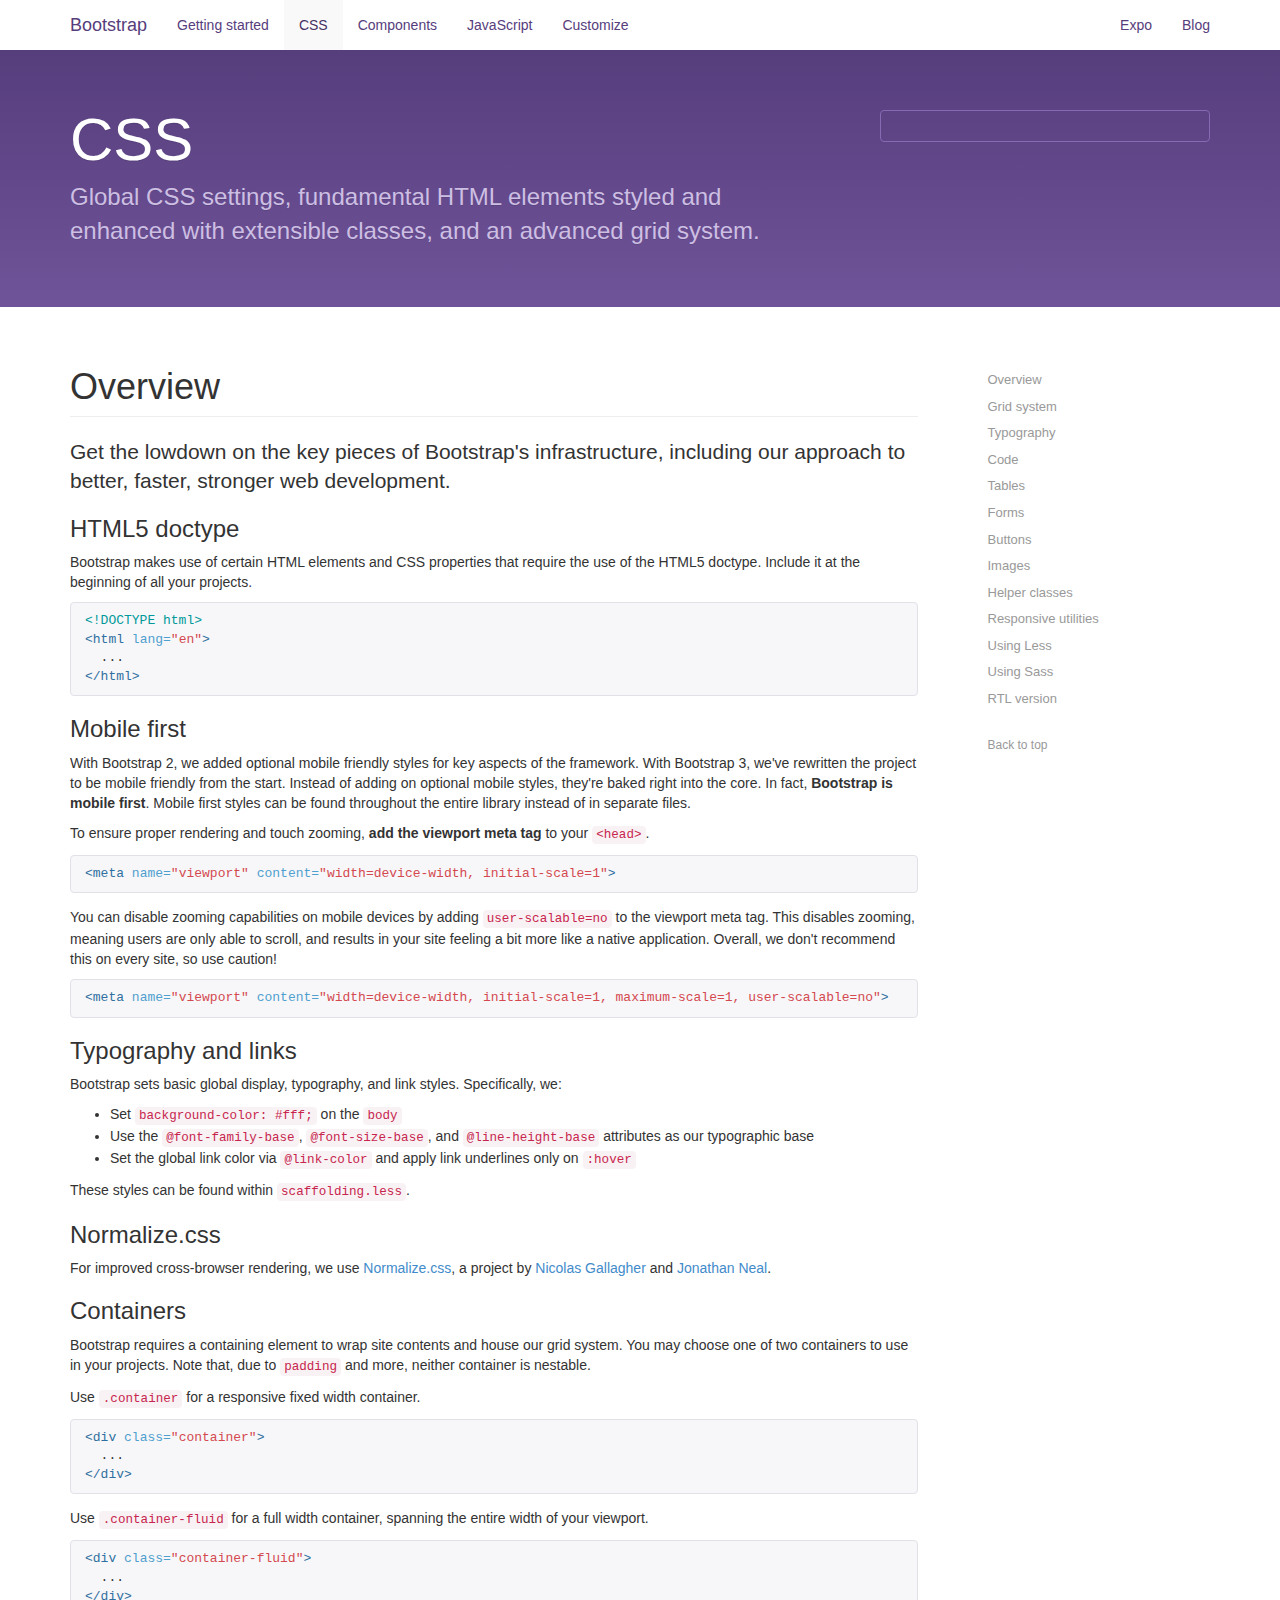
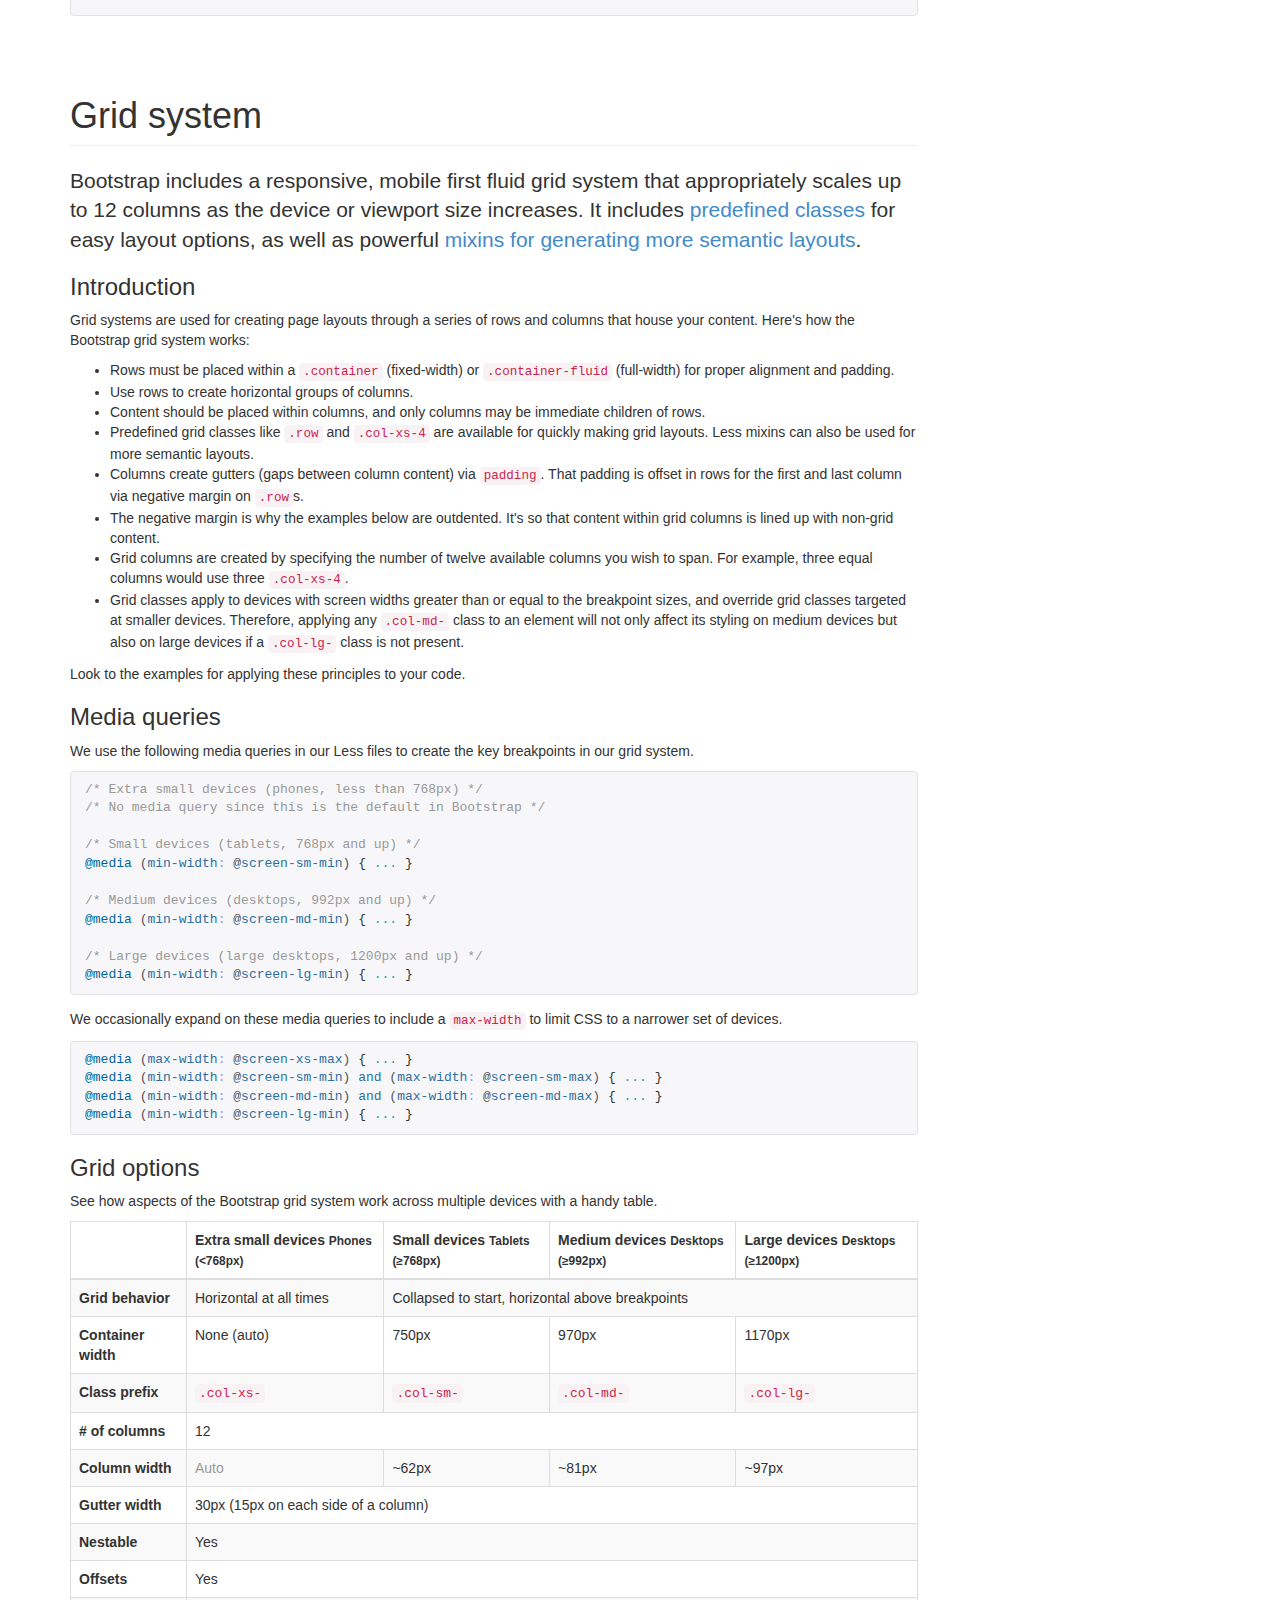
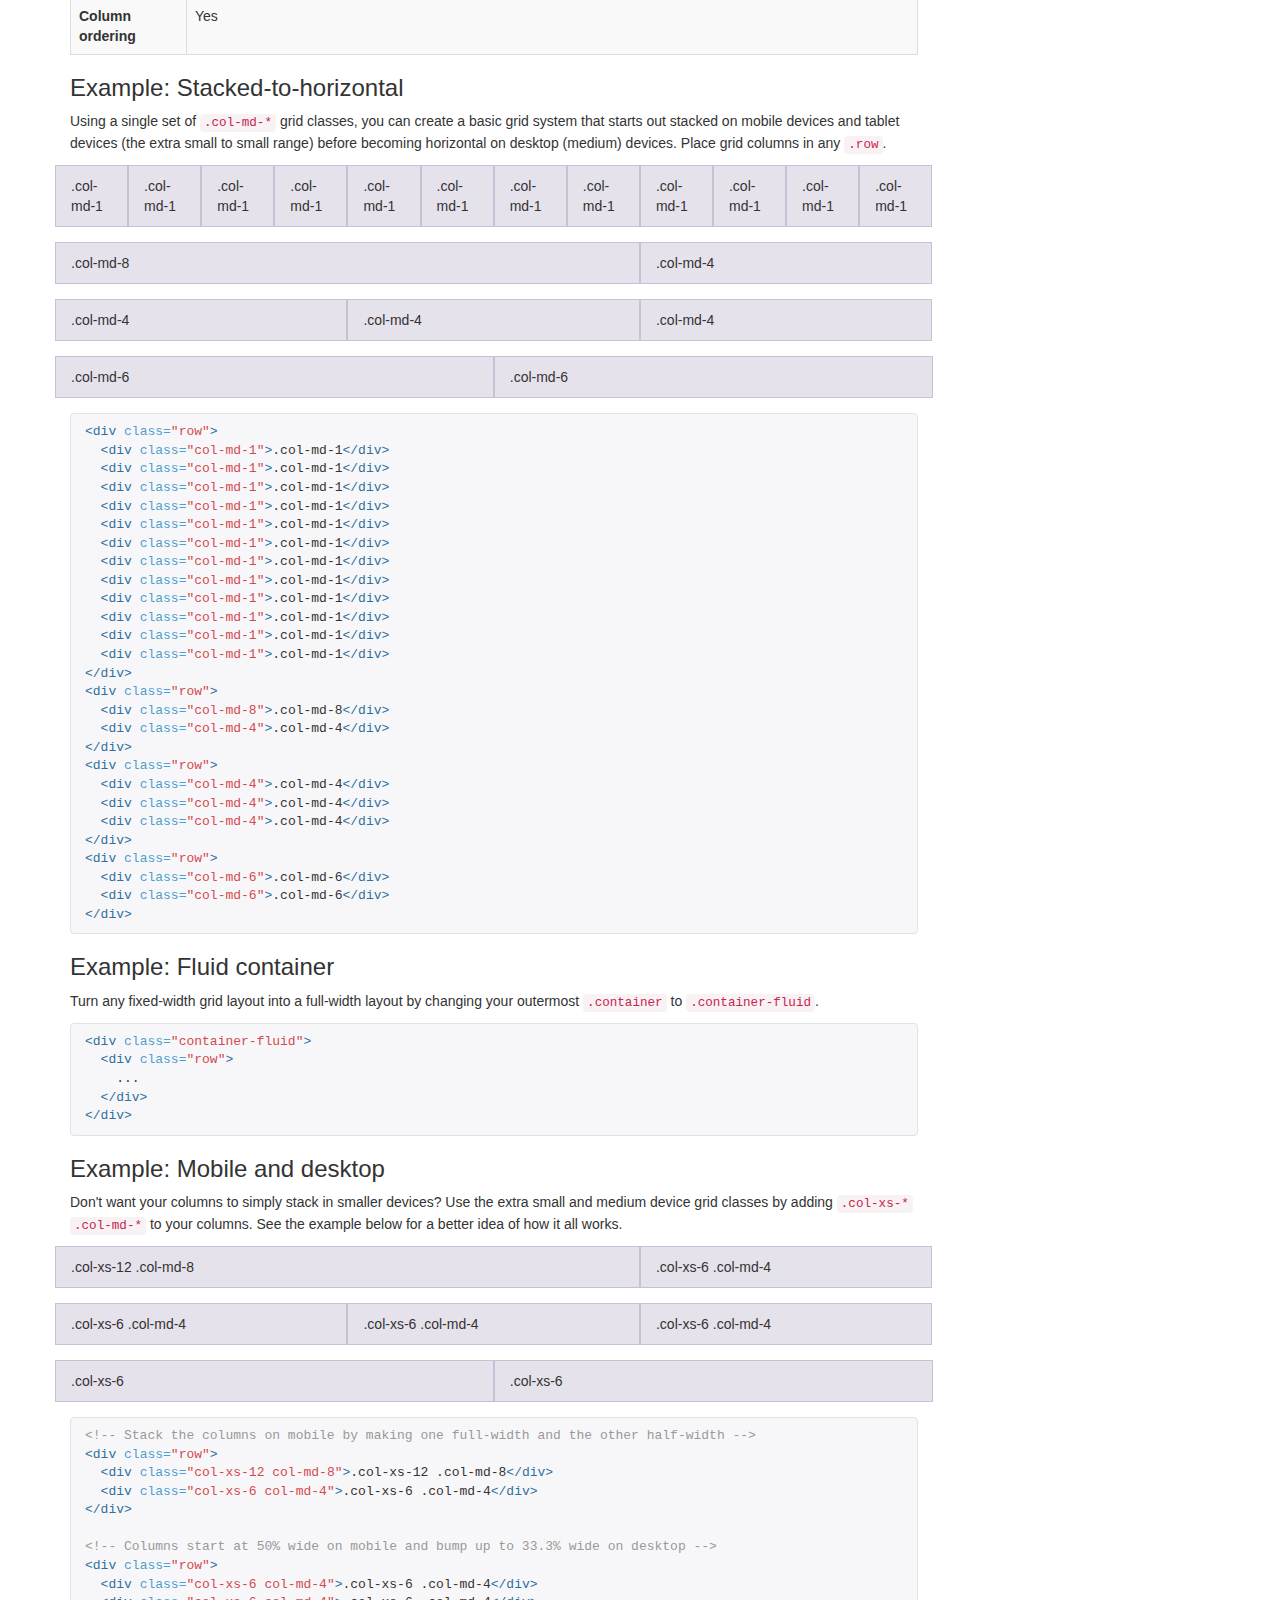
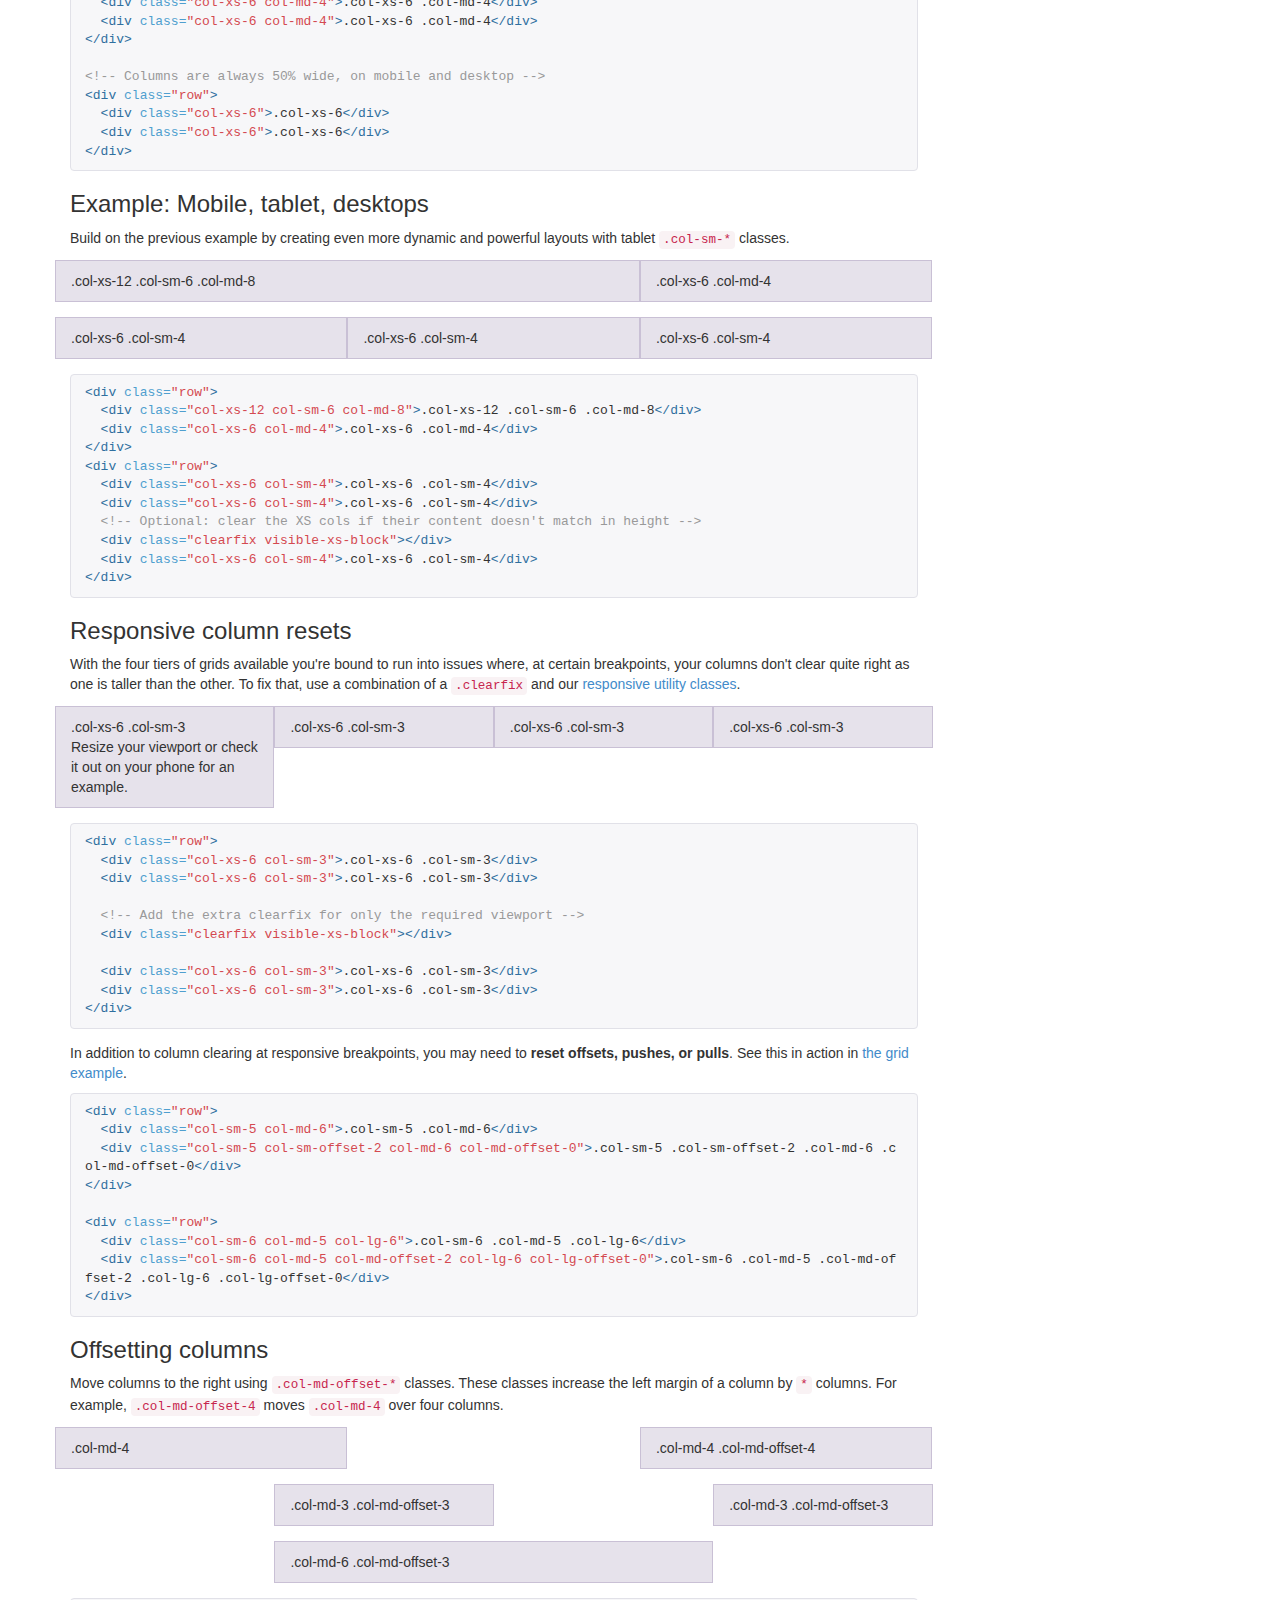
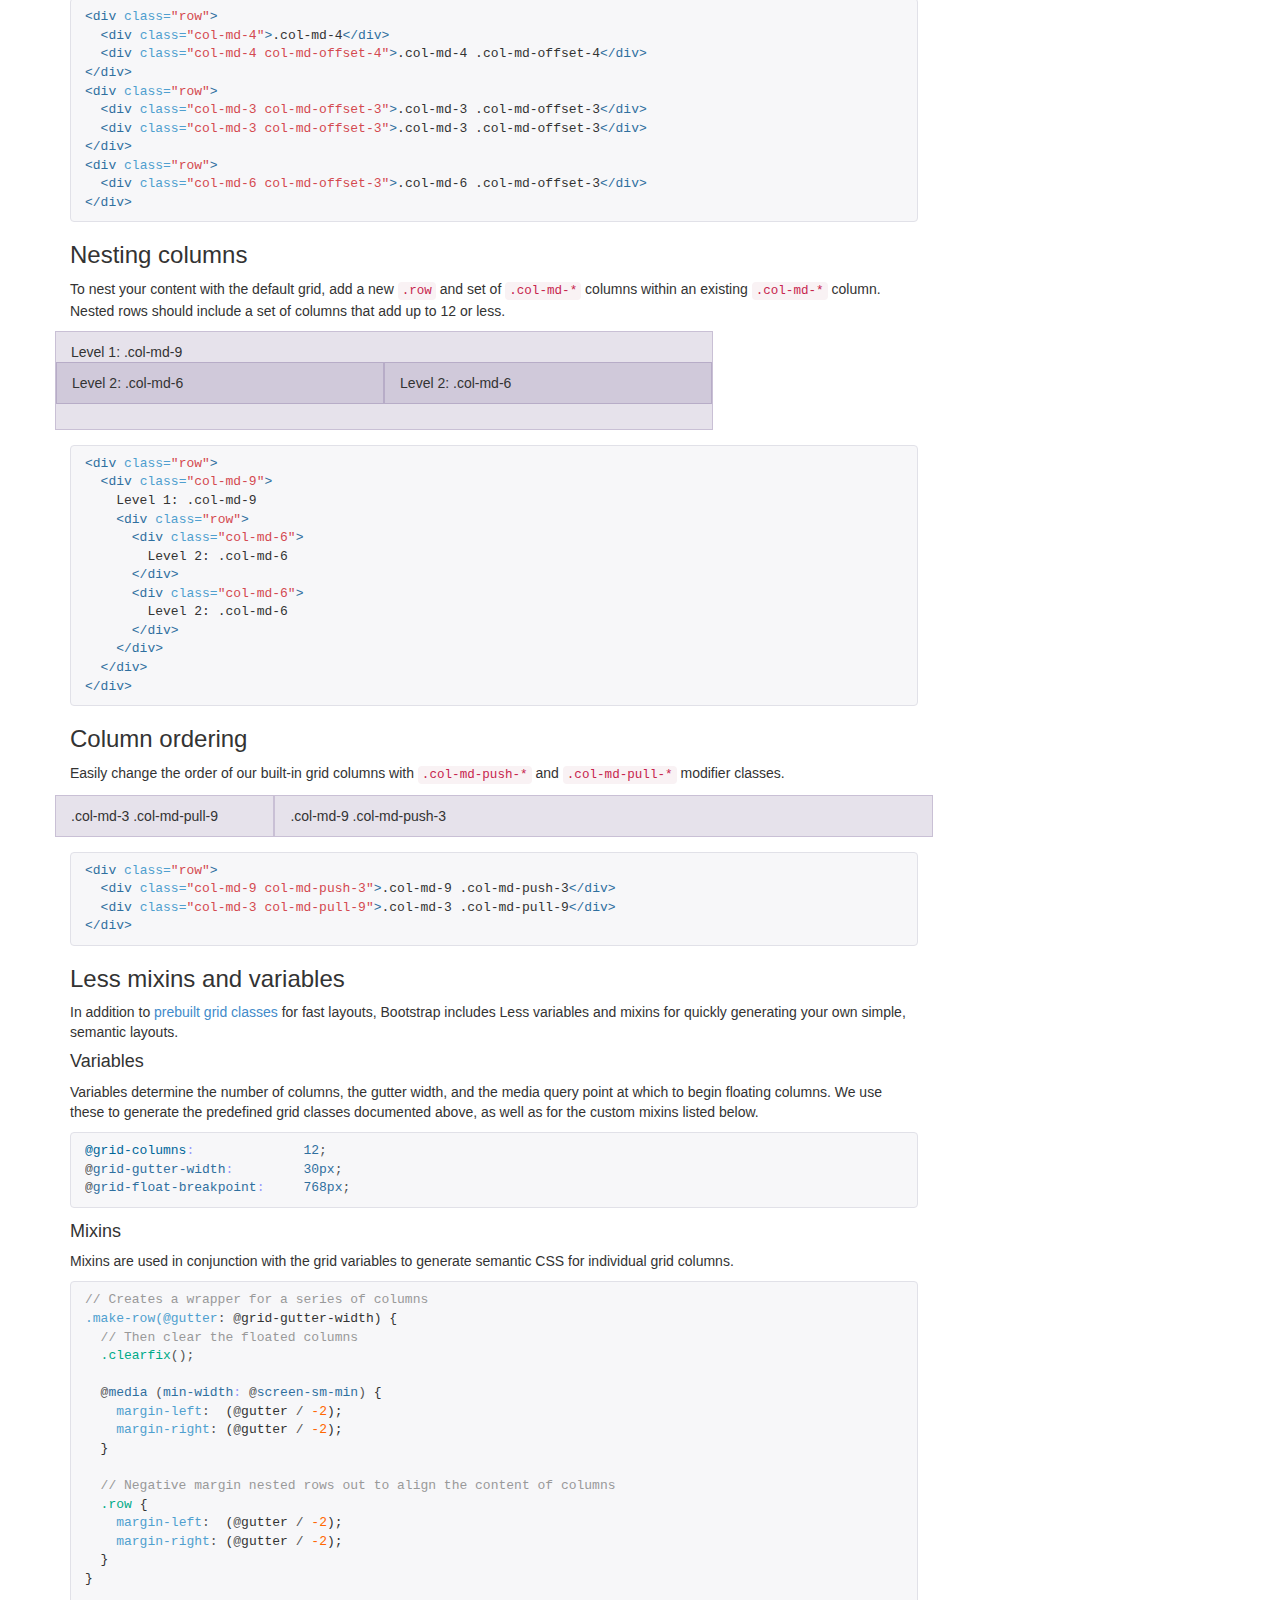
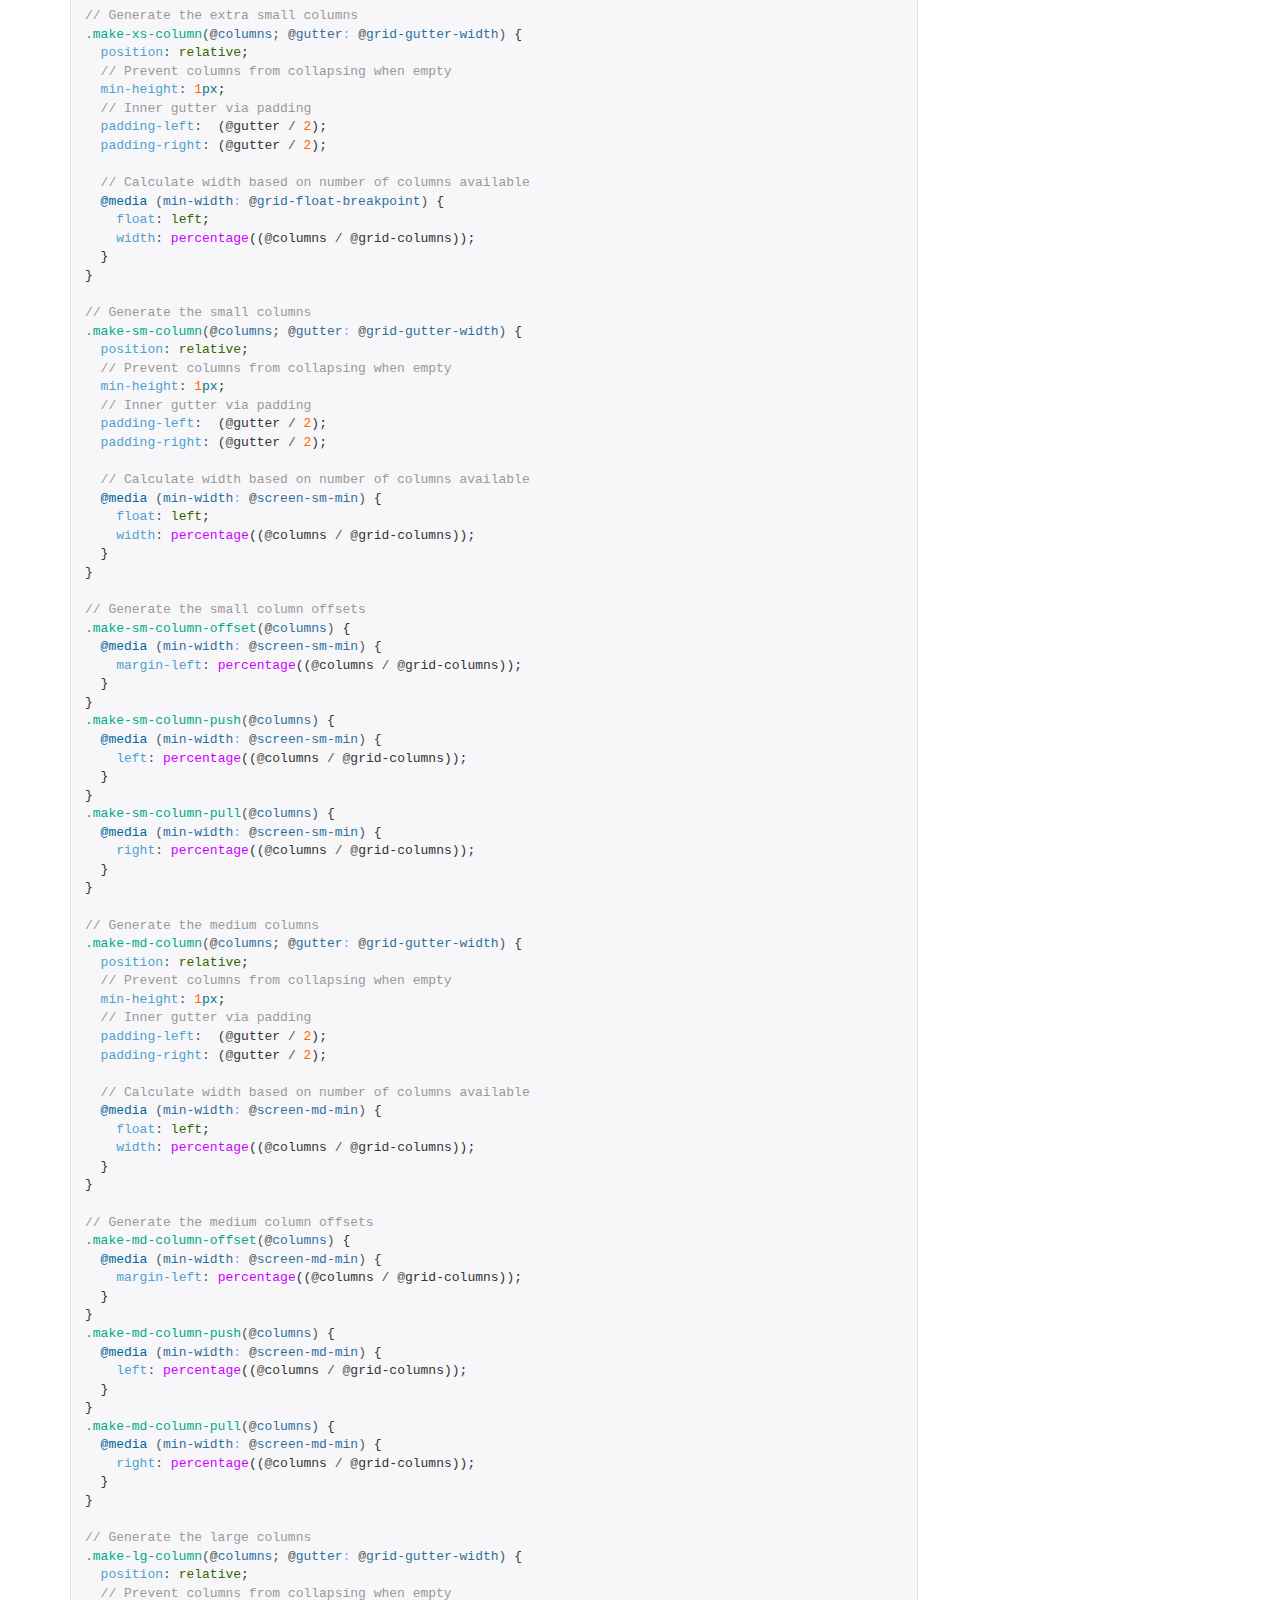
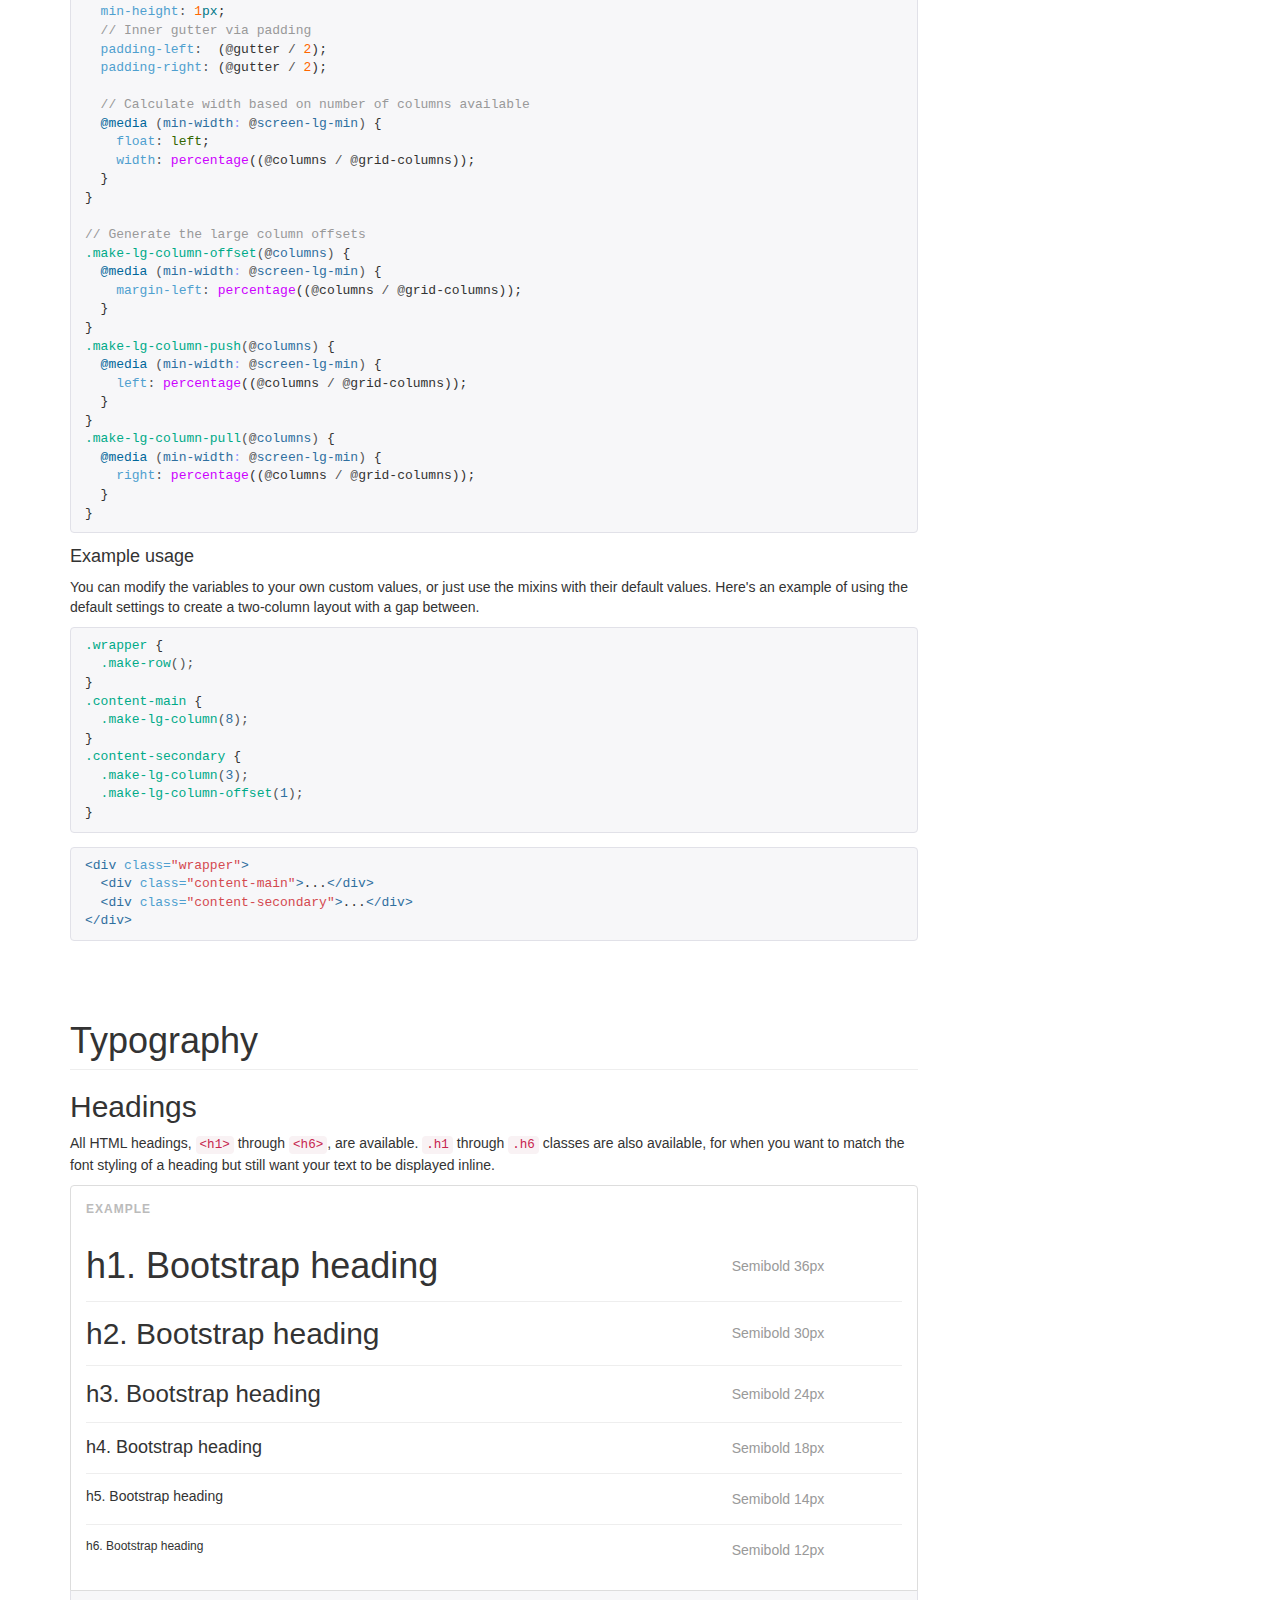
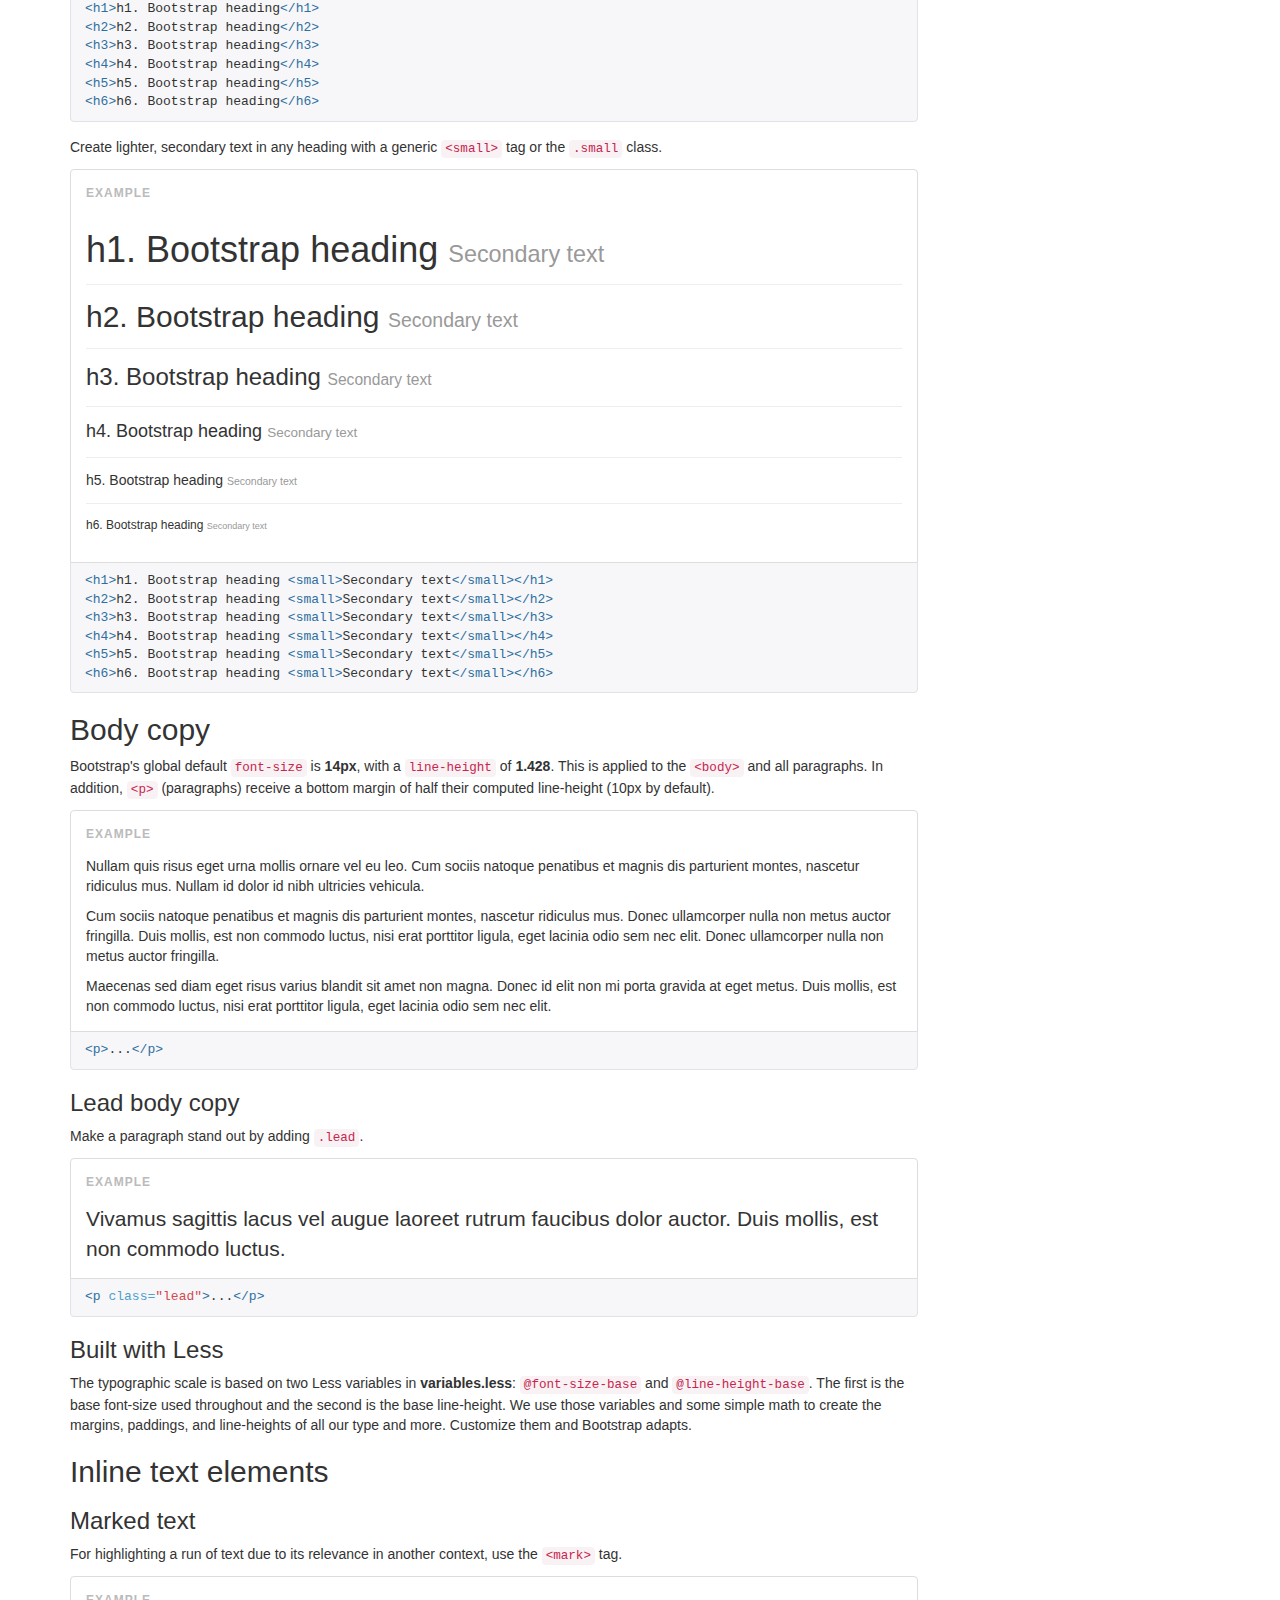
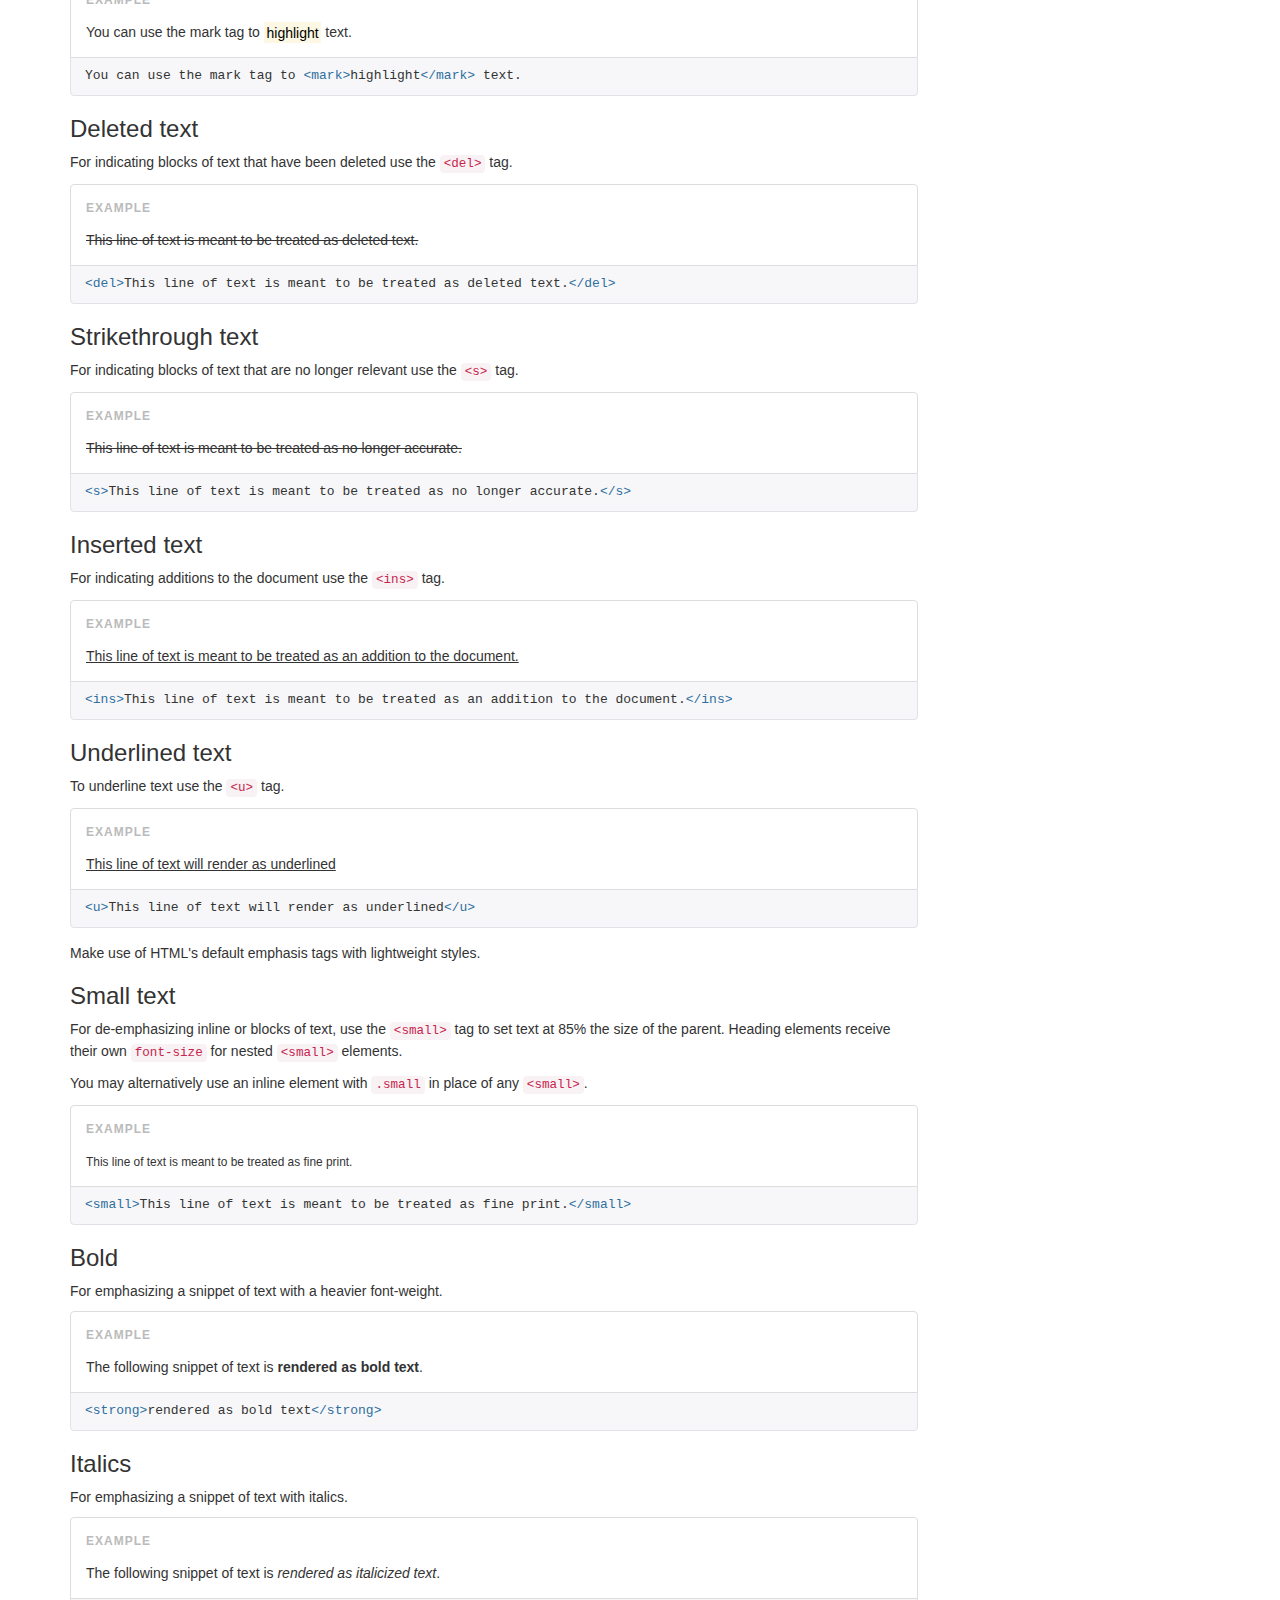
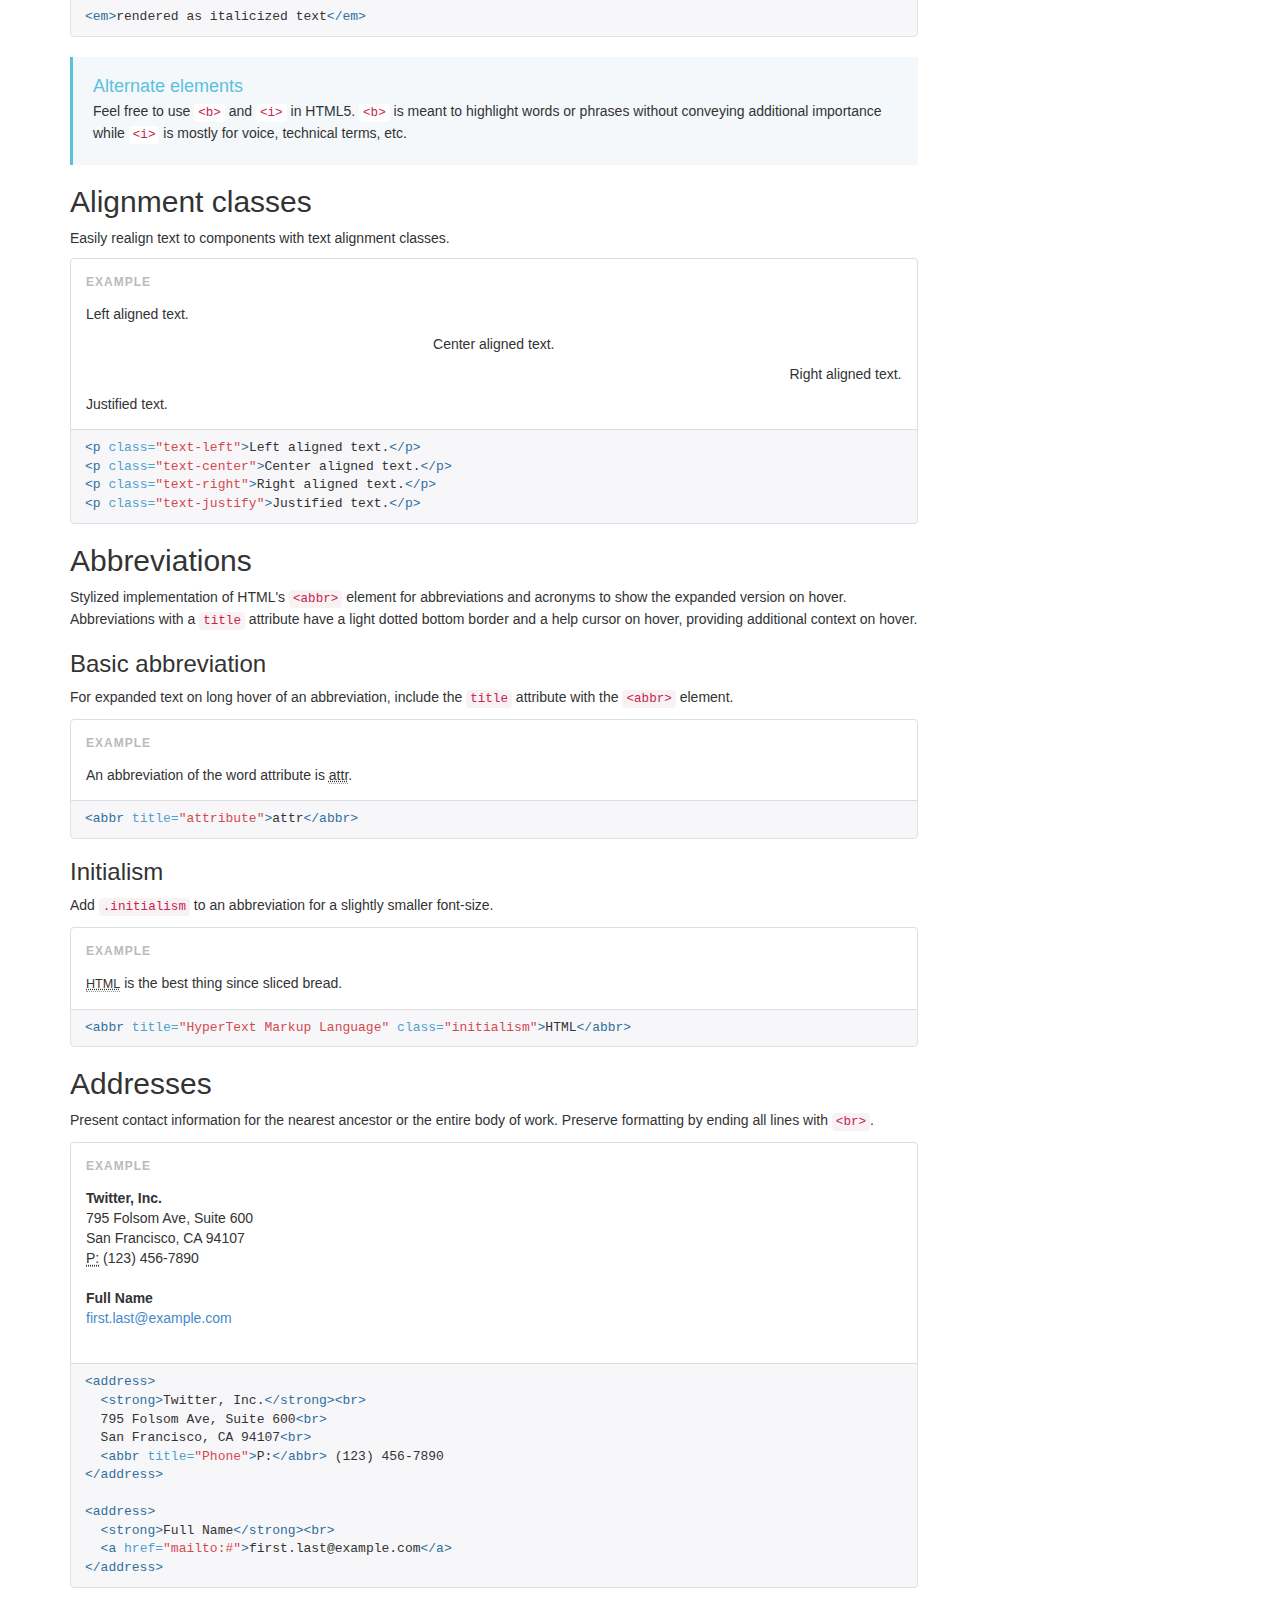
<file: bootstrap/build/css/index.html>
<!DOCTYPE html>
<html lang="en">
  <head>
    <!-- Meta, title, CSS, favicons, etc. -->
    <meta charset="utf-8">
<meta http-equiv="X-UA-Compatible" content="IE=edge">
<meta name="viewport" content="width=device-width, initial-scale=1">
<meta name="description" content="Bootstrap, a sleek, intuitive, and powerful mobile first front-end framework for faster and easier web development.">
<meta name="keywords" content="HTML, CSS, JS, JavaScript, framework, bootstrap, front-end, frontend, web development">
<meta name="author" content="Mark Otto, Jacob Thornton, and Bootstrap contributors">

<title>
  
    CSS &middot; Bootstrap
  
</title>

<!-- Bootstrap core CSS -->
<link href="../dist/css/bootstrap.min.css" rel="stylesheet">

<!-- Documentation extras -->
<link href="../assets/css/docs.min.css" rel="stylesheet">
<!--[if lt IE 9]><script src="../assets/js/ie8-responsive-file-warning.js"></script><![endif]-->

<!-- HTML5 shim and Respond.js IE8 support of HTML5 elements and media queries -->
<!--[if lt IE 9]>
  <script src="https://oss.maxcdn.com/libs/html5shiv/3.7.0/html5shiv.js"></script>
  <script src="https://oss.maxcdn.com/libs/respond.js/1.4.2/respond.min.js"></script>
<![endif]-->

<!-- Favicons -->
<link rel="apple-touch-icon-precomposed" sizes="144x144" href="../assets/ico/apple-touch-icon-144-precomposed.png">
                               <link rel="icon" href="../assets/ico/favicon.ico">

<script>
  (function(i,s,o,g,r,a,m){i['GoogleAnalyticsObject']=r;i[r]=i[r]||function(){
  (i[r].q=i[r].q||[]).push(arguments)},i[r].l=1*new Date();a=s.createElement(o),
  m=s.getElementsByTagName(o)[0];a.async=1;a.src=g;m.parentNode.insertBefore(a,m)
  })(window,document,'script','//www.google-analytics.com/analytics.js','ga');

  ga('create', 'UA-146052-10', 'getbootstrap.com');
  ga('send', 'pageview');

</script>

  </head>
  <body>
    <a class="sr-only sr-only-focusable" href="#content">Skip to main content</a>

    <!-- Docs master nav -->
    <header class="navbar navbar-static-top bs-docs-nav" id="top" role="banner">
  <div class="container">
    <div class="navbar-header">
      <button class="navbar-toggle" type="button" data-toggle="collapse" data-target=".bs-navbar-collapse">
        <span class="sr-only">Toggle navigation</span>
        <span class="icon-bar"></span>
        <span class="icon-bar"></span>
        <span class="icon-bar"></span>
      </button>
      <a href="../" class="navbar-brand">Bootstrap</a>
    </div>
    <nav class="collapse navbar-collapse bs-navbar-collapse" role="navigation">
      <ul class="nav navbar-nav">
        <li>
          <a href="../getting-started">Getting started</a>
        </li>
        <li class="active">
          <a href="../css">CSS</a>
        </li>
        <li>
          <a href="../components">Components</a>
        </li>
        <li>
          <a href="../javascript">JavaScript</a>
        </li>
        <li>
          <a href="../customize">Customize</a>
        </li>
      </ul>
      <ul class="nav navbar-nav navbar-right">
        <li><a href="http://expo.getbootstrap.com" onclick="ga('send', 'event', 'Navbar', 'Community links', 'Expo');">Expo</a></li>
        <li><a href="http://blog.getbootstrap.com" onclick="ga('send', 'event', 'Navbar', 'Community links', 'Blog');">Blog</a></li>
      </ul>
    </nav>
  </div>
</header>


    <!-- Docs page layout -->
    <div class="bs-docs-header" id="content">
      <div class="container">
        <h1>CSS</h1>
        <p>Global CSS settings, fundamental HTML elements styled and enhanced with extensible classes, and an advanced grid system.</p>
        <div id="carbonads-container"><div class="carbonad"><div id="azcarbon"></div><script>var z = document.createElement("script"); z.async = true; z.src = "http://engine.carbonads.com/z/32341/azcarbon_2_1_0_HORIZ"; var s = document.getElementsByTagName("script")[0]; s.parentNode.insertBefore(z, s);</script></div></div>

      </div>
    </div>

    <div class="container bs-docs-container">

      <div class="row">
        <div class="col-md-9" role="main">
          <div class="bs-docs-section">
  <h1 id="overview" class="page-header">Overview</h1>

  <p class="lead">Get the lowdown on the key pieces of Bootstrap's infrastructure, including our approach to better, faster, stronger web development.</p>

  <h3 id="overview-doctype">HTML5 doctype</h3>
  <p>Bootstrap makes use of certain HTML elements and CSS properties that require the use of the HTML5 doctype. Include it at the beginning of all your projects.</p>
<div class="highlight"><pre><code class="html"><span class="cp">&lt;!DOCTYPE html&gt;</span>
<span class="nt">&lt;html</span> <span class="na">lang=</span><span class="s">&quot;en&quot;</span><span class="nt">&gt;</span>
  ...
<span class="nt">&lt;/html&gt;</span>
</code></pre>
</div>


  <h3 id="overview-mobile">Mobile first</h3>
  <p>With Bootstrap 2, we added optional mobile friendly styles for key aspects of the framework. With Bootstrap 3, we've rewritten the project to be mobile friendly from the start. Instead of adding on optional mobile styles, they're baked right into the core. In fact, <strong>Bootstrap is mobile first</strong>. Mobile first styles can be found throughout the entire library instead of in separate files.</p>
  <p>To ensure proper rendering and touch zooming, <strong>add the viewport meta tag</strong> to your <code>&lt;head&gt;</code>.</p>
<div class="highlight"><pre><code class="html"><span class="nt">&lt;meta</span> <span class="na">name=</span><span class="s">&quot;viewport&quot;</span> <span class="na">content=</span><span class="s">&quot;width=device-width, initial-scale=1&quot;</span><span class="nt">&gt;</span>
</code></pre>
</div>

  <p>You can disable zooming capabilities on mobile devices by adding <code>user-scalable=no</code> to the viewport meta tag. This disables zooming, meaning users are only able to scroll, and results in your site feeling a bit more like a native application. Overall, we don't recommend this on every site, so use caution!</p>
<div class="highlight"><pre><code class="html"><span class="nt">&lt;meta</span> <span class="na">name=</span><span class="s">&quot;viewport&quot;</span> <span class="na">content=</span><span class="s">&quot;width=device-width, initial-scale=1, maximum-scale=1, user-scalable=no&quot;</span><span class="nt">&gt;</span>
</code></pre>
</div>


  <h3 id="overview-type-links">Typography and links</h3>
  <p>Bootstrap sets basic global display, typography, and link styles. Specifically, we:</p>
  <ul>
    <li>Set <code>background-color: #fff;</code> on the <code>body</code></li>
    <li>Use the <code>@font-family-base</code>, <code>@font-size-base</code>, and <code>@line-height-base</code> attributes as our typographic base</li>
    <li>Set the global link color via <code>@link-color</code> and apply link underlines only on <code>:hover</code></li>
  </ul>
  <p>These styles can be found within <code>scaffolding.less</code>.</p>

  <h3 id="overview-normalize">Normalize.css</h3>
  <p>For improved cross-browser rendering, we use <a href="http://necolas.github.io/normalize.css/" target="_blank">Normalize.css</a>, a project by <a href="http://twitter.com/necolas" target="_blank">Nicolas Gallagher</a> and <a href="http://twitter.com/jon_neal" target="_blank">Jonathan Neal</a>.</p>

  <h3 id="overview-container">Containers</h3>
  <p>Bootstrap requires a containing element to wrap site contents and house our grid system. You may choose one of two containers to use in your projects. Note that, due to <code>padding</code> and more, neither container is nestable.</p>
  <p>Use <code>.container</code> for a responsive fixed width container.</p>
<div class="highlight"><pre><code class="html"><span class="nt">&lt;div</span> <span class="na">class=</span><span class="s">&quot;container&quot;</span><span class="nt">&gt;</span>
  ...
<span class="nt">&lt;/div&gt;</span>
</code></pre>
</div>

  <p>Use <code>.container-fluid</code> for a full width container, spanning the entire width of your viewport.</p>
<div class="highlight"><pre><code class="html"><span class="nt">&lt;div</span> <span class="na">class=</span><span class="s">&quot;container-fluid&quot;</span><span class="nt">&gt;</span>
  ...
<span class="nt">&lt;/div&gt;</span>
</code></pre>
</div>

</div>

<div class="bs-docs-section">
  <h1 id="grid" class="page-header">Grid system</h1>

  <p class="lead">Bootstrap includes a responsive, mobile first fluid grid system that appropriately scales up to 12 columns as the device or viewport size increases. It includes <a href="#grid-example-basic">predefined classes</a> for easy layout options, as well as powerful <a href="#grid-less">mixins for generating more semantic layouts</a>.</p>

  <h3 id="grid-intro">Introduction</h3>
  <p>Grid systems are used for creating page layouts through a series of rows and columns that house your content. Here's how the Bootstrap grid system works:</p>
  <ul>
    <li>Rows must be placed within a <code>.container</code> (fixed-width) or <code>.container-fluid</code> (full-width) for proper alignment and padding.</li>
    <li>Use rows to create horizontal groups of columns.</li>
    <li>Content should be placed within columns, and only columns may be immediate children of rows.</li>
    <li>Predefined grid classes like <code>.row</code> and <code>.col-xs-4</code> are available for quickly making grid layouts. Less mixins can also be used for more semantic layouts.</li>
    <li>Columns create gutters (gaps between column content) via <code>padding</code>. That padding is offset in rows for the first and last column via negative margin on <code>.row</code>s.</li>
    <li>The negative margin is why the examples below are outdented. It's so that content within grid columns is lined up with non-grid content.</li>
    <li>Grid columns are created by specifying the number of twelve available columns you wish to span. For example, three equal columns would use three <code>.col-xs-4</code>.</li>
    <li>Grid classes apply to devices with screen widths greater than or equal to the breakpoint sizes, and override grid classes targeted at smaller devices. Therefore, applying any <code>.col-md-</code> class to an element will not only affect its styling on medium devices but also on large devices if a <code>.col-lg-</code> class is not present.</li>
  </ul>
  <p>Look to the examples for applying these principles to your code.</p>

  <h3 id="grid-media-queries">Media queries</h3>
  <p>We use the following media queries in our Less files to create the key breakpoints in our grid system.</p>
<div class="highlight"><pre><code class="scss"><span class="cm">/* Extra small devices (phones, less than 768px) */</span>
<span class="cm">/* No media query since this is the default in Bootstrap */</span>

<span class="cm">/* Small devices (tablets, 768px and up) */</span>
<span class="k">@media</span> <span class="o">(</span><span class="nt">min-width</span><span class="nd">:</span> <span class="o">@</span><span class="nt">screen-sm-min</span><span class="o">)</span> <span class="p">{</span> <span class="nc">...</span> <span class="p">}</span>

<span class="cm">/* Medium devices (desktops, 992px and up) */</span>
<span class="k">@media</span> <span class="o">(</span><span class="nt">min-width</span><span class="nd">:</span> <span class="o">@</span><span class="nt">screen-md-min</span><span class="o">)</span> <span class="p">{</span> <span class="nc">...</span> <span class="p">}</span>

<span class="cm">/* Large devices (large desktops, 1200px and up) */</span>
<span class="k">@media</span> <span class="o">(</span><span class="nt">min-width</span><span class="nd">:</span> <span class="o">@</span><span class="nt">screen-lg-min</span><span class="o">)</span> <span class="p">{</span> <span class="nc">...</span> <span class="p">}</span>
</code></pre>
</div>

  <p>We occasionally expand on these media queries to include a <code>max-width</code> to limit CSS to a narrower set of devices.</p>
<div class="highlight"><pre><code class="scss"><span class="k">@media</span> <span class="o">(</span><span class="nt">max-width</span><span class="nd">:</span> <span class="o">@</span><span class="nt">screen-xs-max</span><span class="o">)</span> <span class="p">{</span> <span class="nc">...</span> <span class="p">}</span>
<span class="k">@media</span> <span class="o">(</span><span class="nt">min-width</span><span class="nd">:</span> <span class="o">@</span><span class="nt">screen-sm-min</span><span class="o">)</span> <span class="nt">and</span> <span class="o">(</span><span class="nt">max-width</span><span class="nd">:</span> <span class="o">@</span><span class="nt">screen-sm-max</span><span class="o">)</span> <span class="p">{</span> <span class="nc">...</span> <span class="p">}</span>
<span class="k">@media</span> <span class="o">(</span><span class="nt">min-width</span><span class="nd">:</span> <span class="o">@</span><span class="nt">screen-md-min</span><span class="o">)</span> <span class="nt">and</span> <span class="o">(</span><span class="nt">max-width</span><span class="nd">:</span> <span class="o">@</span><span class="nt">screen-md-max</span><span class="o">)</span> <span class="p">{</span> <span class="nc">...</span> <span class="p">}</span>
<span class="k">@media</span> <span class="o">(</span><span class="nt">min-width</span><span class="nd">:</span> <span class="o">@</span><span class="nt">screen-lg-min</span><span class="o">)</span> <span class="p">{</span> <span class="nc">...</span> <span class="p">}</span>
</code></pre>
</div>


  <h3 id="grid-options">Grid options</h3>
  <p>See how aspects of the Bootstrap grid system work across multiple devices with a handy table.</p>
  <div class="table-responsive">
    <table class="table table-bordered table-striped">
      <thead>
        <tr>
          <th></th>
          <th>
            Extra small devices
            <small>Phones (&lt;768px)</small>
          </th>
          <th>
            Small devices
            <small>Tablets (&ge;768px)</small>
          </th>
          <th>
            Medium devices
            <small>Desktops (&ge;992px)</small>
          </th>
          <th>
            Large devices
            <small>Desktops (&ge;1200px)</small>
          </th>
        </tr>
      </thead>
      <tbody>
        <tr>
          <th>Grid behavior</th>
          <td>Horizontal at all times</td>
          <td colspan="3">Collapsed to start, horizontal above breakpoints</td>
        </tr>
        <tr>
          <th>Container width</th>
          <td>None (auto)</td>
          <td>750px</td>
          <td>970px</td>
          <td>1170px</td>
        </tr>
        <tr>
          <th>Class prefix</th>
          <td><code>.col-xs-</code></td>
          <td><code>.col-sm-</code></td>
          <td><code>.col-md-</code></td>
          <td><code>.col-lg-</code></td>
        </tr>
        <tr>
          <th># of columns</th>
          <td colspan="4">12</td>
        </tr>
        <tr>
          <th>Column width</th>
          <td class="text-muted">Auto</td>
          <td>~62px</td>
          <td>~81px</td>
          <td>~97px</td>
        </tr>
        <tr>
          <th>Gutter width</th>
          <td colspan="4">30px (15px on each side of a column)</td>
        </tr>
        <tr>
          <th>Nestable</th>
          <td colspan="4">Yes</td>
        </tr>
        <tr>
          <th>Offsets</th>
          <td colspan="4">Yes</td>
        </tr>
        <tr>
          <th>Column ordering</th>
          <td colspan="4">Yes</td>
        </tr>
      </tbody>
    </table>
  </div>

  <h3 id="grid-example-basic">Example: Stacked-to-horizontal</h3>
  <p>Using a single set of <code>.col-md-*</code> grid classes, you can create a basic grid system that starts out stacked on mobile devices and tablet devices (the extra small to small range) before becoming horizontal on desktop (medium) devices. Place grid columns in any <code>.row</code>.</p>
  <div class="bs-docs-grid">
    <div class="row show-grid">
      <div class="col-md-1">.col-md-1</div>
      <div class="col-md-1">.col-md-1</div>
      <div class="col-md-1">.col-md-1</div>
      <div class="col-md-1">.col-md-1</div>
      <div class="col-md-1">.col-md-1</div>
      <div class="col-md-1">.col-md-1</div>
      <div class="col-md-1">.col-md-1</div>
      <div class="col-md-1">.col-md-1</div>
      <div class="col-md-1">.col-md-1</div>
      <div class="col-md-1">.col-md-1</div>
      <div class="col-md-1">.col-md-1</div>
      <div class="col-md-1">.col-md-1</div>
    </div>
    <div class="row show-grid">
      <div class="col-md-8">.col-md-8</div>
      <div class="col-md-4">.col-md-4</div>
    </div>
    <div class="row show-grid">
      <div class="col-md-4">.col-md-4</div>
      <div class="col-md-4">.col-md-4</div>
      <div class="col-md-4">.col-md-4</div>
    </div>
    <div class="row show-grid">
      <div class="col-md-6">.col-md-6</div>
      <div class="col-md-6">.col-md-6</div>
    </div>
  </div>
<div class="highlight"><pre><code class="html"><span class="nt">&lt;div</span> <span class="na">class=</span><span class="s">&quot;row&quot;</span><span class="nt">&gt;</span>
  <span class="nt">&lt;div</span> <span class="na">class=</span><span class="s">&quot;col-md-1&quot;</span><span class="nt">&gt;</span>.col-md-1<span class="nt">&lt;/div&gt;</span>
  <span class="nt">&lt;div</span> <span class="na">class=</span><span class="s">&quot;col-md-1&quot;</span><span class="nt">&gt;</span>.col-md-1<span class="nt">&lt;/div&gt;</span>
  <span class="nt">&lt;div</span> <span class="na">class=</span><span class="s">&quot;col-md-1&quot;</span><span class="nt">&gt;</span>.col-md-1<span class="nt">&lt;/div&gt;</span>
  <span class="nt">&lt;div</span> <span class="na">class=</span><span class="s">&quot;col-md-1&quot;</span><span class="nt">&gt;</span>.col-md-1<span class="nt">&lt;/div&gt;</span>
  <span class="nt">&lt;div</span> <span class="na">class=</span><span class="s">&quot;col-md-1&quot;</span><span class="nt">&gt;</span>.col-md-1<span class="nt">&lt;/div&gt;</span>
  <span class="nt">&lt;div</span> <span class="na">class=</span><span class="s">&quot;col-md-1&quot;</span><span class="nt">&gt;</span>.col-md-1<span class="nt">&lt;/div&gt;</span>
  <span class="nt">&lt;div</span> <span class="na">class=</span><span class="s">&quot;col-md-1&quot;</span><span class="nt">&gt;</span>.col-md-1<span class="nt">&lt;/div&gt;</span>
  <span class="nt">&lt;div</span> <span class="na">class=</span><span class="s">&quot;col-md-1&quot;</span><span class="nt">&gt;</span>.col-md-1<span class="nt">&lt;/div&gt;</span>
  <span class="nt">&lt;div</span> <span class="na">class=</span><span class="s">&quot;col-md-1&quot;</span><span class="nt">&gt;</span>.col-md-1<span class="nt">&lt;/div&gt;</span>
  <span class="nt">&lt;div</span> <span class="na">class=</span><span class="s">&quot;col-md-1&quot;</span><span class="nt">&gt;</span>.col-md-1<span class="nt">&lt;/div&gt;</span>
  <span class="nt">&lt;div</span> <span class="na">class=</span><span class="s">&quot;col-md-1&quot;</span><span class="nt">&gt;</span>.col-md-1<span class="nt">&lt;/div&gt;</span>
  <span class="nt">&lt;div</span> <span class="na">class=</span><span class="s">&quot;col-md-1&quot;</span><span class="nt">&gt;</span>.col-md-1<span class="nt">&lt;/div&gt;</span>
<span class="nt">&lt;/div&gt;</span>
<span class="nt">&lt;div</span> <span class="na">class=</span><span class="s">&quot;row&quot;</span><span class="nt">&gt;</span>
  <span class="nt">&lt;div</span> <span class="na">class=</span><span class="s">&quot;col-md-8&quot;</span><span class="nt">&gt;</span>.col-md-8<span class="nt">&lt;/div&gt;</span>
  <span class="nt">&lt;div</span> <span class="na">class=</span><span class="s">&quot;col-md-4&quot;</span><span class="nt">&gt;</span>.col-md-4<span class="nt">&lt;/div&gt;</span>
<span class="nt">&lt;/div&gt;</span>
<span class="nt">&lt;div</span> <span class="na">class=</span><span class="s">&quot;row&quot;</span><span class="nt">&gt;</span>
  <span class="nt">&lt;div</span> <span class="na">class=</span><span class="s">&quot;col-md-4&quot;</span><span class="nt">&gt;</span>.col-md-4<span class="nt">&lt;/div&gt;</span>
  <span class="nt">&lt;div</span> <span class="na">class=</span><span class="s">&quot;col-md-4&quot;</span><span class="nt">&gt;</span>.col-md-4<span class="nt">&lt;/div&gt;</span>
  <span class="nt">&lt;div</span> <span class="na">class=</span><span class="s">&quot;col-md-4&quot;</span><span class="nt">&gt;</span>.col-md-4<span class="nt">&lt;/div&gt;</span>
<span class="nt">&lt;/div&gt;</span>
<span class="nt">&lt;div</span> <span class="na">class=</span><span class="s">&quot;row&quot;</span><span class="nt">&gt;</span>
  <span class="nt">&lt;div</span> <span class="na">class=</span><span class="s">&quot;col-md-6&quot;</span><span class="nt">&gt;</span>.col-md-6<span class="nt">&lt;/div&gt;</span>
  <span class="nt">&lt;div</span> <span class="na">class=</span><span class="s">&quot;col-md-6&quot;</span><span class="nt">&gt;</span>.col-md-6<span class="nt">&lt;/div&gt;</span>
<span class="nt">&lt;/div&gt;</span>
</code></pre>
</div>


  <h3 id="grid-example-fluid">Example: Fluid container</h3>
  <p>Turn any fixed-width grid layout into a full-width layout by changing your outermost <code>.container</code> to <code>.container-fluid</code>.</p>
<div class="highlight"><pre><code class="html"><span class="nt">&lt;div</span> <span class="na">class=</span><span class="s">&quot;container-fluid&quot;</span><span class="nt">&gt;</span>
  <span class="nt">&lt;div</span> <span class="na">class=</span><span class="s">&quot;row&quot;</span><span class="nt">&gt;</span>
    ...
  <span class="nt">&lt;/div&gt;</span>
<span class="nt">&lt;/div&gt;</span>
</code></pre>
</div>


  <h3 id="grid-example-mixed">Example: Mobile and desktop</h3>
  <p>Don't want your columns to simply stack in smaller devices? Use the extra small and medium device grid classes by adding <code>.col-xs-*</code> <code>.col-md-*</code> to your columns. See the example below for a better idea of how it all works.</p>
  <div class="bs-docs-grid">
    <div class="row show-grid">
      <div class="col-xs-12 col-md-8">.col-xs-12 .col-md-8</div>
      <div class="col-xs-6 col-md-4">.col-xs-6 .col-md-4</div>
    </div>
    <div class="row show-grid">
      <div class="col-xs-6 col-md-4">.col-xs-6 .col-md-4</div>
      <div class="col-xs-6 col-md-4">.col-xs-6 .col-md-4</div>
      <div class="col-xs-6 col-md-4">.col-xs-6 .col-md-4</div>
    </div>
    <div class="row show-grid">
      <div class="col-xs-6">.col-xs-6</div>
      <div class="col-xs-6">.col-xs-6</div>
    </div>
  </div>
<div class="highlight"><pre><code class="html"><span class="c">&lt;!-- Stack the columns on mobile by making one full-width and the other half-width --&gt;</span>
<span class="nt">&lt;div</span> <span class="na">class=</span><span class="s">&quot;row&quot;</span><span class="nt">&gt;</span>
  <span class="nt">&lt;div</span> <span class="na">class=</span><span class="s">&quot;col-xs-12 col-md-8&quot;</span><span class="nt">&gt;</span>.col-xs-12 .col-md-8<span class="nt">&lt;/div&gt;</span>
  <span class="nt">&lt;div</span> <span class="na">class=</span><span class="s">&quot;col-xs-6 col-md-4&quot;</span><span class="nt">&gt;</span>.col-xs-6 .col-md-4<span class="nt">&lt;/div&gt;</span>
<span class="nt">&lt;/div&gt;</span>

<span class="c">&lt;!-- Columns start at 50% wide on mobile and bump up to 33.3% wide on desktop --&gt;</span>
<span class="nt">&lt;div</span> <span class="na">class=</span><span class="s">&quot;row&quot;</span><span class="nt">&gt;</span>
  <span class="nt">&lt;div</span> <span class="na">class=</span><span class="s">&quot;col-xs-6 col-md-4&quot;</span><span class="nt">&gt;</span>.col-xs-6 .col-md-4<span class="nt">&lt;/div&gt;</span>
  <span class="nt">&lt;div</span> <span class="na">class=</span><span class="s">&quot;col-xs-6 col-md-4&quot;</span><span class="nt">&gt;</span>.col-xs-6 .col-md-4<span class="nt">&lt;/div&gt;</span>
  <span class="nt">&lt;div</span> <span class="na">class=</span><span class="s">&quot;col-xs-6 col-md-4&quot;</span><span class="nt">&gt;</span>.col-xs-6 .col-md-4<span class="nt">&lt;/div&gt;</span>
<span class="nt">&lt;/div&gt;</span>

<span class="c">&lt;!-- Columns are always 50% wide, on mobile and desktop --&gt;</span>
<span class="nt">&lt;div</span> <span class="na">class=</span><span class="s">&quot;row&quot;</span><span class="nt">&gt;</span>
  <span class="nt">&lt;div</span> <span class="na">class=</span><span class="s">&quot;col-xs-6&quot;</span><span class="nt">&gt;</span>.col-xs-6<span class="nt">&lt;/div&gt;</span>
  <span class="nt">&lt;div</span> <span class="na">class=</span><span class="s">&quot;col-xs-6&quot;</span><span class="nt">&gt;</span>.col-xs-6<span class="nt">&lt;/div&gt;</span>
<span class="nt">&lt;/div&gt;</span>
</code></pre>
</div>


  <h3 id="grid-example-mixed-complete">Example: Mobile, tablet, desktops</h3>
  <p>Build on the previous example by creating even more dynamic and powerful layouts with tablet <code>.col-sm-*</code> classes.</p>
  <div class="bs-docs-grid">
    <div class="row show-grid">
      <div class="col-xs-12 col-sm-6 col-md-8">.col-xs-12 .col-sm-6 .col-md-8</div>
      <div class="col-xs-6 col-md-4">.col-xs-6 .col-md-4</div>
    </div>
    <div class="row show-grid">
      <div class="col-xs-6 col-sm-4">.col-xs-6 .col-sm-4</div>
      <div class="col-xs-6 col-sm-4">.col-xs-6 .col-sm-4</div>
      <!-- Optional: clear the XS cols if their content doesn't match in height -->
      <div class="clearfix visible-xs-block"></div>
      <div class="col-xs-6 col-sm-4">.col-xs-6 .col-sm-4</div>
    </div>
  </div>
<div class="highlight"><pre><code class="html"><span class="nt">&lt;div</span> <span class="na">class=</span><span class="s">&quot;row&quot;</span><span class="nt">&gt;</span>
  <span class="nt">&lt;div</span> <span class="na">class=</span><span class="s">&quot;col-xs-12 col-sm-6 col-md-8&quot;</span><span class="nt">&gt;</span>.col-xs-12 .col-sm-6 .col-md-8<span class="nt">&lt;/div&gt;</span>
  <span class="nt">&lt;div</span> <span class="na">class=</span><span class="s">&quot;col-xs-6 col-md-4&quot;</span><span class="nt">&gt;</span>.col-xs-6 .col-md-4<span class="nt">&lt;/div&gt;</span>
<span class="nt">&lt;/div&gt;</span>
<span class="nt">&lt;div</span> <span class="na">class=</span><span class="s">&quot;row&quot;</span><span class="nt">&gt;</span>
  <span class="nt">&lt;div</span> <span class="na">class=</span><span class="s">&quot;col-xs-6 col-sm-4&quot;</span><span class="nt">&gt;</span>.col-xs-6 .col-sm-4<span class="nt">&lt;/div&gt;</span>
  <span class="nt">&lt;div</span> <span class="na">class=</span><span class="s">&quot;col-xs-6 col-sm-4&quot;</span><span class="nt">&gt;</span>.col-xs-6 .col-sm-4<span class="nt">&lt;/div&gt;</span>
  <span class="c">&lt;!-- Optional: clear the XS cols if their content doesn&#39;t match in height --&gt;</span>
  <span class="nt">&lt;div</span> <span class="na">class=</span><span class="s">&quot;clearfix visible-xs-block&quot;</span><span class="nt">&gt;&lt;/div&gt;</span>
  <span class="nt">&lt;div</span> <span class="na">class=</span><span class="s">&quot;col-xs-6 col-sm-4&quot;</span><span class="nt">&gt;</span>.col-xs-6 .col-sm-4<span class="nt">&lt;/div&gt;</span>
<span class="nt">&lt;/div&gt;</span>
</code></pre>
</div>


  <h3 id="grid-responsive-resets">Responsive column resets</h3>
  <p>With the four tiers of grids available you're bound to run into issues where, at certain breakpoints, your columns don't clear quite right as one is taller than the other. To fix that, use a combination of a <code>.clearfix</code> and our <a href="#responsive-utilities">responsive utility classes</a>.</p>
  <div class="bs-docs-grid">
    <div class="row show-grid">
      <div class="col-xs-6 col-sm-3">
        .col-xs-6 .col-sm-3
        <br>
        Resize your viewport or check it out on your phone for an example.
      </div>
      <div class="col-xs-6 col-sm-3">.col-xs-6 .col-sm-3</div>

      <!-- Add the extra clearfix for only the required viewport -->
      <div class="clearfix visible-xs-block"></div>

      <div class="col-xs-6 col-sm-3">.col-xs-6 .col-sm-3</div>
      <div class="col-xs-6 col-sm-3">.col-xs-6 .col-sm-3</div>
    </div>
  </div>
<div class="highlight"><pre><code class="html"><span class="nt">&lt;div</span> <span class="na">class=</span><span class="s">&quot;row&quot;</span><span class="nt">&gt;</span>
  <span class="nt">&lt;div</span> <span class="na">class=</span><span class="s">&quot;col-xs-6 col-sm-3&quot;</span><span class="nt">&gt;</span>.col-xs-6 .col-sm-3<span class="nt">&lt;/div&gt;</span>
  <span class="nt">&lt;div</span> <span class="na">class=</span><span class="s">&quot;col-xs-6 col-sm-3&quot;</span><span class="nt">&gt;</span>.col-xs-6 .col-sm-3<span class="nt">&lt;/div&gt;</span>

  <span class="c">&lt;!-- Add the extra clearfix for only the required viewport --&gt;</span>
  <span class="nt">&lt;div</span> <span class="na">class=</span><span class="s">&quot;clearfix visible-xs-block&quot;</span><span class="nt">&gt;&lt;/div&gt;</span>

  <span class="nt">&lt;div</span> <span class="na">class=</span><span class="s">&quot;col-xs-6 col-sm-3&quot;</span><span class="nt">&gt;</span>.col-xs-6 .col-sm-3<span class="nt">&lt;/div&gt;</span>
  <span class="nt">&lt;div</span> <span class="na">class=</span><span class="s">&quot;col-xs-6 col-sm-3&quot;</span><span class="nt">&gt;</span>.col-xs-6 .col-sm-3<span class="nt">&lt;/div&gt;</span>
<span class="nt">&lt;/div&gt;</span>
</code></pre>
</div>

  <p>In addition to column clearing at responsive breakpoints, you may need to <strong>reset offsets, pushes, or pulls</strong>. See this in action in <a href="../examples/grid/">the grid example</a>.</p>
<div class="highlight"><pre><code class="html"><span class="nt">&lt;div</span> <span class="na">class=</span><span class="s">&quot;row&quot;</span><span class="nt">&gt;</span>
  <span class="nt">&lt;div</span> <span class="na">class=</span><span class="s">&quot;col-sm-5 col-md-6&quot;</span><span class="nt">&gt;</span>.col-sm-5 .col-md-6<span class="nt">&lt;/div&gt;</span>
  <span class="nt">&lt;div</span> <span class="na">class=</span><span class="s">&quot;col-sm-5 col-sm-offset-2 col-md-6 col-md-offset-0&quot;</span><span class="nt">&gt;</span>.col-sm-5 .col-sm-offset-2 .col-md-6 .col-md-offset-0<span class="nt">&lt;/div&gt;</span>
<span class="nt">&lt;/div&gt;</span>

<span class="nt">&lt;div</span> <span class="na">class=</span><span class="s">&quot;row&quot;</span><span class="nt">&gt;</span>
  <span class="nt">&lt;div</span> <span class="na">class=</span><span class="s">&quot;col-sm-6 col-md-5 col-lg-6&quot;</span><span class="nt">&gt;</span>.col-sm-6 .col-md-5 .col-lg-6<span class="nt">&lt;/div&gt;</span>
  <span class="nt">&lt;div</span> <span class="na">class=</span><span class="s">&quot;col-sm-6 col-md-5 col-md-offset-2 col-lg-6 col-lg-offset-0&quot;</span><span class="nt">&gt;</span>.col-sm-6 .col-md-5 .col-md-offset-2 .col-lg-6 .col-lg-offset-0<span class="nt">&lt;/div&gt;</span>
<span class="nt">&lt;/div&gt;</span>
</code></pre>
</div>



  <h3 id="grid-offsetting">Offsetting columns</h3>
  <p>Move columns to the right using <code>.col-md-offset-*</code> classes. These classes increase the left margin of a column by <code>*</code> columns. For example, <code>.col-md-offset-4</code> moves <code>.col-md-4</code> over four columns.</p>
  <div class="bs-docs-grid">
    <div class="row show-grid">
      <div class="col-md-4">.col-md-4</div>
      <div class="col-md-4 col-md-offset-4">.col-md-4 .col-md-offset-4</div>
    </div>
    <div class="row show-grid">
      <div class="col-md-3 col-md-offset-3">.col-md-3 .col-md-offset-3</div>
      <div class="col-md-3 col-md-offset-3">.col-md-3 .col-md-offset-3</div>
    </div>
    <div class="row show-grid">
      <div class="col-md-6 col-md-offset-3">.col-md-6 .col-md-offset-3</div>
    </div>
  </div>
<div class="highlight"><pre><code class="html"><span class="nt">&lt;div</span> <span class="na">class=</span><span class="s">&quot;row&quot;</span><span class="nt">&gt;</span>
  <span class="nt">&lt;div</span> <span class="na">class=</span><span class="s">&quot;col-md-4&quot;</span><span class="nt">&gt;</span>.col-md-4<span class="nt">&lt;/div&gt;</span>
  <span class="nt">&lt;div</span> <span class="na">class=</span><span class="s">&quot;col-md-4 col-md-offset-4&quot;</span><span class="nt">&gt;</span>.col-md-4 .col-md-offset-4<span class="nt">&lt;/div&gt;</span>
<span class="nt">&lt;/div&gt;</span>
<span class="nt">&lt;div</span> <span class="na">class=</span><span class="s">&quot;row&quot;</span><span class="nt">&gt;</span>
  <span class="nt">&lt;div</span> <span class="na">class=</span><span class="s">&quot;col-md-3 col-md-offset-3&quot;</span><span class="nt">&gt;</span>.col-md-3 .col-md-offset-3<span class="nt">&lt;/div&gt;</span>
  <span class="nt">&lt;div</span> <span class="na">class=</span><span class="s">&quot;col-md-3 col-md-offset-3&quot;</span><span class="nt">&gt;</span>.col-md-3 .col-md-offset-3<span class="nt">&lt;/div&gt;</span>
<span class="nt">&lt;/div&gt;</span>
<span class="nt">&lt;div</span> <span class="na">class=</span><span class="s">&quot;row&quot;</span><span class="nt">&gt;</span>
  <span class="nt">&lt;div</span> <span class="na">class=</span><span class="s">&quot;col-md-6 col-md-offset-3&quot;</span><span class="nt">&gt;</span>.col-md-6 .col-md-offset-3<span class="nt">&lt;/div&gt;</span>
<span class="nt">&lt;/div&gt;</span>
</code></pre>
</div>



  <h3 id="grid-nesting">Nesting columns</h3>
  <p>To nest your content with the default grid, add a new <code>.row</code> and set of <code>.col-md-*</code> columns within an existing <code>.col-md-*</code> column. Nested rows should include a set of columns that add up to 12 or less.</p>
  <div class="row show-grid">
    <div class="col-md-9">
      Level 1: .col-md-9
      <div class="row show-grid">
        <div class="col-md-6">
          Level 2: .col-md-6
        </div>
        <div class="col-md-6">
          Level 2: .col-md-6
        </div>
      </div>
    </div>
  </div>
<div class="highlight"><pre><code class="html"><span class="nt">&lt;div</span> <span class="na">class=</span><span class="s">&quot;row&quot;</span><span class="nt">&gt;</span>
  <span class="nt">&lt;div</span> <span class="na">class=</span><span class="s">&quot;col-md-9&quot;</span><span class="nt">&gt;</span>
    Level 1: .col-md-9
    <span class="nt">&lt;div</span> <span class="na">class=</span><span class="s">&quot;row&quot;</span><span class="nt">&gt;</span>
      <span class="nt">&lt;div</span> <span class="na">class=</span><span class="s">&quot;col-md-6&quot;</span><span class="nt">&gt;</span>
        Level 2: .col-md-6
      <span class="nt">&lt;/div&gt;</span>
      <span class="nt">&lt;div</span> <span class="na">class=</span><span class="s">&quot;col-md-6&quot;</span><span class="nt">&gt;</span>
        Level 2: .col-md-6
      <span class="nt">&lt;/div&gt;</span>
    <span class="nt">&lt;/div&gt;</span>
  <span class="nt">&lt;/div&gt;</span>
<span class="nt">&lt;/div&gt;</span>
</code></pre>
</div>


  <h3 id="grid-column-ordering">Column ordering</h3>
  <p>Easily change the order of our built-in grid columns with <code>.col-md-push-*</code> and <code>.col-md-pull-*</code> modifier classes.</p>
  <div class="row show-grid">
    <div class="col-md-9 col-md-push-3">.col-md-9 .col-md-push-3</div>
    <div class="col-md-3 col-md-pull-9">.col-md-3 .col-md-pull-9</div>
  </div>

<div class="highlight"><pre><code class="html"><span class="nt">&lt;div</span> <span class="na">class=</span><span class="s">&quot;row&quot;</span><span class="nt">&gt;</span>
  <span class="nt">&lt;div</span> <span class="na">class=</span><span class="s">&quot;col-md-9 col-md-push-3&quot;</span><span class="nt">&gt;</span>.col-md-9 .col-md-push-3<span class="nt">&lt;/div&gt;</span>
  <span class="nt">&lt;div</span> <span class="na">class=</span><span class="s">&quot;col-md-3 col-md-pull-9&quot;</span><span class="nt">&gt;</span>.col-md-3 .col-md-pull-9<span class="nt">&lt;/div&gt;</span>
<span class="nt">&lt;/div&gt;</span>
</code></pre>
</div>


  <h3 id="grid-less">Less mixins and variables</h3>
  <p>In addition to <a href="#grid-example-basic">prebuilt grid classes</a> for fast layouts, Bootstrap includes Less variables and mixins for quickly generating your own simple, semantic layouts.</p>

  <h4>Variables</h4>
  <p>Variables determine the number of columns, the gutter width, and the media query point at which to begin floating columns. We use these to generate the predefined grid classes documented above, as well as for the custom mixins listed below.</p>
<div class="highlight"><pre><code class="scss"><span class="k">@grid-columns</span><span class="nd">:</span>              <span class="nt">12</span><span class="o">;</span>
<span class="o">@</span><span class="nt">grid-gutter-width</span><span class="nd">:</span>         <span class="nt">30px</span><span class="o">;</span>
<span class="o">@</span><span class="nt">grid-float-breakpoint</span><span class="nd">:</span>     <span class="nt">768px</span><span class="o">;</span>
</code></pre>
</div>


  <h4>Mixins</h4>
  <p>Mixins are used in conjunction with the grid variables to generate semantic CSS for individual grid columns.</p>
<div class="highlight"><pre><code class="scss"><span class="c1">// Creates a wrapper for a series of columns</span>
<span class="na">.make-row(@gutter</span><span class="o">:</span> <span class="o">@</span><span class="n">grid-gutter-width</span><span class="p">)</span> <span class="p">{</span>
  <span class="c1">// Then clear the floated columns</span>
  <span class="nc">.clearfix</span><span class="o">();</span>

  <span class="o">@</span><span class="nt">media</span> <span class="o">(</span><span class="nt">min-width</span><span class="nd">:</span> <span class="o">@</span><span class="nt">screen-sm-min</span><span class="o">)</span> <span class="p">{</span>
    <span class="na">margin-left</span><span class="o">:</span>  <span class="p">(</span><span class="o">@</span><span class="n">gutter</span> <span class="o">/</span> <span class="mi">-2</span><span class="p">);</span>
    <span class="na">margin-right</span><span class="o">:</span> <span class="p">(</span><span class="o">@</span><span class="n">gutter</span> <span class="o">/</span> <span class="mi">-2</span><span class="p">);</span>
  <span class="p">}</span>

  <span class="c1">// Negative margin nested rows out to align the content of columns</span>
  <span class="nc">.row</span> <span class="p">{</span>
    <span class="na">margin-left</span><span class="o">:</span>  <span class="p">(</span><span class="o">@</span><span class="n">gutter</span> <span class="o">/</span> <span class="mi">-2</span><span class="p">);</span>
    <span class="na">margin-right</span><span class="o">:</span> <span class="p">(</span><span class="o">@</span><span class="n">gutter</span> <span class="o">/</span> <span class="mi">-2</span><span class="p">);</span>
  <span class="p">}</span>
<span class="p">}</span>

<span class="c1">// Generate the extra small columns</span>
<span class="nc">.make-xs-column</span><span class="o">(@</span><span class="nt">columns</span><span class="o">;</span> <span class="o">@</span><span class="nt">gutter</span><span class="nd">:</span> <span class="o">@</span><span class="nt">grid-gutter-width</span><span class="o">)</span> <span class="p">{</span>
  <span class="na">position</span><span class="o">:</span> <span class="no">relative</span><span class="p">;</span>
  <span class="c1">// Prevent columns from collapsing when empty</span>
  <span class="na">min-height</span><span class="o">:</span> <span class="mi">1</span><span class="kt">px</span><span class="p">;</span>
  <span class="c1">// Inner gutter via padding</span>
  <span class="na">padding-left</span><span class="o">:</span>  <span class="p">(</span><span class="o">@</span><span class="n">gutter</span> <span class="o">/</span> <span class="mi">2</span><span class="p">);</span>
  <span class="na">padding-right</span><span class="o">:</span> <span class="p">(</span><span class="o">@</span><span class="n">gutter</span> <span class="o">/</span> <span class="mi">2</span><span class="p">);</span>

  <span class="c1">// Calculate width based on number of columns available</span>
  <span class="k">@media</span> <span class="o">(</span><span class="nt">min-width</span><span class="nd">:</span> <span class="o">@</span><span class="nt">grid-float-breakpoint</span><span class="o">)</span> <span class="p">{</span>
    <span class="na">float</span><span class="o">:</span> <span class="no">left</span><span class="p">;</span>
    <span class="na">width</span><span class="o">:</span> <span class="nf">percentage</span><span class="p">((</span><span class="o">@</span><span class="n">columns</span> <span class="o">/</span> <span class="o">@</span><span class="n">grid-columns</span><span class="p">));</span>
  <span class="p">}</span>
<span class="p">}</span>

<span class="c1">// Generate the small columns</span>
<span class="nc">.make-sm-column</span><span class="o">(@</span><span class="nt">columns</span><span class="o">;</span> <span class="o">@</span><span class="nt">gutter</span><span class="nd">:</span> <span class="o">@</span><span class="nt">grid-gutter-width</span><span class="o">)</span> <span class="p">{</span>
  <span class="na">position</span><span class="o">:</span> <span class="no">relative</span><span class="p">;</span>
  <span class="c1">// Prevent columns from collapsing when empty</span>
  <span class="na">min-height</span><span class="o">:</span> <span class="mi">1</span><span class="kt">px</span><span class="p">;</span>
  <span class="c1">// Inner gutter via padding</span>
  <span class="na">padding-left</span><span class="o">:</span>  <span class="p">(</span><span class="o">@</span><span class="n">gutter</span> <span class="o">/</span> <span class="mi">2</span><span class="p">);</span>
  <span class="na">padding-right</span><span class="o">:</span> <span class="p">(</span><span class="o">@</span><span class="n">gutter</span> <span class="o">/</span> <span class="mi">2</span><span class="p">);</span>

  <span class="c1">// Calculate width based on number of columns available</span>
  <span class="k">@media</span> <span class="o">(</span><span class="nt">min-width</span><span class="nd">:</span> <span class="o">@</span><span class="nt">screen-sm-min</span><span class="o">)</span> <span class="p">{</span>
    <span class="na">float</span><span class="o">:</span> <span class="no">left</span><span class="p">;</span>
    <span class="na">width</span><span class="o">:</span> <span class="nf">percentage</span><span class="p">((</span><span class="o">@</span><span class="n">columns</span> <span class="o">/</span> <span class="o">@</span><span class="n">grid-columns</span><span class="p">));</span>
  <span class="p">}</span>
<span class="p">}</span>

<span class="c1">// Generate the small column offsets</span>
<span class="nc">.make-sm-column-offset</span><span class="o">(@</span><span class="nt">columns</span><span class="o">)</span> <span class="p">{</span>
  <span class="k">@media</span> <span class="o">(</span><span class="nt">min-width</span><span class="nd">:</span> <span class="o">@</span><span class="nt">screen-sm-min</span><span class="o">)</span> <span class="p">{</span>
    <span class="na">margin-left</span><span class="o">:</span> <span class="nf">percentage</span><span class="p">((</span><span class="o">@</span><span class="n">columns</span> <span class="o">/</span> <span class="o">@</span><span class="n">grid-columns</span><span class="p">));</span>
  <span class="p">}</span>
<span class="p">}</span>
<span class="nc">.make-sm-column-push</span><span class="o">(@</span><span class="nt">columns</span><span class="o">)</span> <span class="p">{</span>
  <span class="k">@media</span> <span class="o">(</span><span class="nt">min-width</span><span class="nd">:</span> <span class="o">@</span><span class="nt">screen-sm-min</span><span class="o">)</span> <span class="p">{</span>
    <span class="na">left</span><span class="o">:</span> <span class="nf">percentage</span><span class="p">((</span><span class="o">@</span><span class="n">columns</span> <span class="o">/</span> <span class="o">@</span><span class="n">grid-columns</span><span class="p">));</span>
  <span class="p">}</span>
<span class="p">}</span>
<span class="nc">.make-sm-column-pull</span><span class="o">(@</span><span class="nt">columns</span><span class="o">)</span> <span class="p">{</span>
  <span class="k">@media</span> <span class="o">(</span><span class="nt">min-width</span><span class="nd">:</span> <span class="o">@</span><span class="nt">screen-sm-min</span><span class="o">)</span> <span class="p">{</span>
    <span class="na">right</span><span class="o">:</span> <span class="nf">percentage</span><span class="p">((</span><span class="o">@</span><span class="n">columns</span> <span class="o">/</span> <span class="o">@</span><span class="n">grid-columns</span><span class="p">));</span>
  <span class="p">}</span>
<span class="p">}</span>

<span class="c1">// Generate the medium columns</span>
<span class="nc">.make-md-column</span><span class="o">(@</span><span class="nt">columns</span><span class="o">;</span> <span class="o">@</span><span class="nt">gutter</span><span class="nd">:</span> <span class="o">@</span><span class="nt">grid-gutter-width</span><span class="o">)</span> <span class="p">{</span>
  <span class="na">position</span><span class="o">:</span> <span class="no">relative</span><span class="p">;</span>
  <span class="c1">// Prevent columns from collapsing when empty</span>
  <span class="na">min-height</span><span class="o">:</span> <span class="mi">1</span><span class="kt">px</span><span class="p">;</span>
  <span class="c1">// Inner gutter via padding</span>
  <span class="na">padding-left</span><span class="o">:</span>  <span class="p">(</span><span class="o">@</span><span class="n">gutter</span> <span class="o">/</span> <span class="mi">2</span><span class="p">);</span>
  <span class="na">padding-right</span><span class="o">:</span> <span class="p">(</span><span class="o">@</span><span class="n">gutter</span> <span class="o">/</span> <span class="mi">2</span><span class="p">);</span>

  <span class="c1">// Calculate width based on number of columns available</span>
  <span class="k">@media</span> <span class="o">(</span><span class="nt">min-width</span><span class="nd">:</span> <span class="o">@</span><span class="nt">screen-md-min</span><span class="o">)</span> <span class="p">{</span>
    <span class="na">float</span><span class="o">:</span> <span class="no">left</span><span class="p">;</span>
    <span class="na">width</span><span class="o">:</span> <span class="nf">percentage</span><span class="p">((</span><span class="o">@</span><span class="n">columns</span> <span class="o">/</span> <span class="o">@</span><span class="n">grid-columns</span><span class="p">));</span>
  <span class="p">}</span>
<span class="p">}</span>

<span class="c1">// Generate the medium column offsets</span>
<span class="nc">.make-md-column-offset</span><span class="o">(@</span><span class="nt">columns</span><span class="o">)</span> <span class="p">{</span>
  <span class="k">@media</span> <span class="o">(</span><span class="nt">min-width</span><span class="nd">:</span> <span class="o">@</span><span class="nt">screen-md-min</span><span class="o">)</span> <span class="p">{</span>
    <span class="na">margin-left</span><span class="o">:</span> <span class="nf">percentage</span><span class="p">((</span><span class="o">@</span><span class="n">columns</span> <span class="o">/</span> <span class="o">@</span><span class="n">grid-columns</span><span class="p">));</span>
  <span class="p">}</span>
<span class="p">}</span>
<span class="nc">.make-md-column-push</span><span class="o">(@</span><span class="nt">columns</span><span class="o">)</span> <span class="p">{</span>
  <span class="k">@media</span> <span class="o">(</span><span class="nt">min-width</span><span class="nd">:</span> <span class="o">@</span><span class="nt">screen-md-min</span><span class="o">)</span> <span class="p">{</span>
    <span class="na">left</span><span class="o">:</span> <span class="nf">percentage</span><span class="p">((</span><span class="o">@</span><span class="n">columns</span> <span class="o">/</span> <span class="o">@</span><span class="n">grid-columns</span><span class="p">));</span>
  <span class="p">}</span>
<span class="p">}</span>
<span class="nc">.make-md-column-pull</span><span class="o">(@</span><span class="nt">columns</span><span class="o">)</span> <span class="p">{</span>
  <span class="k">@media</span> <span class="o">(</span><span class="nt">min-width</span><span class="nd">:</span> <span class="o">@</span><span class="nt">screen-md-min</span><span class="o">)</span> <span class="p">{</span>
    <span class="na">right</span><span class="o">:</span> <span class="nf">percentage</span><span class="p">((</span><span class="o">@</span><span class="n">columns</span> <span class="o">/</span> <span class="o">@</span><span class="n">grid-columns</span><span class="p">));</span>
  <span class="p">}</span>
<span class="p">}</span>

<span class="c1">// Generate the large columns</span>
<span class="nc">.make-lg-column</span><span class="o">(@</span><span class="nt">columns</span><span class="o">;</span> <span class="o">@</span><span class="nt">gutter</span><span class="nd">:</span> <span class="o">@</span><span class="nt">grid-gutter-width</span><span class="o">)</span> <span class="p">{</span>
  <span class="na">position</span><span class="o">:</span> <span class="no">relative</span><span class="p">;</span>
  <span class="c1">// Prevent columns from collapsing when empty</span>
  <span class="na">min-height</span><span class="o">:</span> <span class="mi">1</span><span class="kt">px</span><span class="p">;</span>
  <span class="c1">// Inner gutter via padding</span>
  <span class="na">padding-left</span><span class="o">:</span>  <span class="p">(</span><span class="o">@</span><span class="n">gutter</span> <span class="o">/</span> <span class="mi">2</span><span class="p">);</span>
  <span class="na">padding-right</span><span class="o">:</span> <span class="p">(</span><span class="o">@</span><span class="n">gutter</span> <span class="o">/</span> <span class="mi">2</span><span class="p">);</span>

  <span class="c1">// Calculate width based on number of columns available</span>
  <span class="k">@media</span> <span class="o">(</span><span class="nt">min-width</span><span class="nd">:</span> <span class="o">@</span><span class="nt">screen-lg-min</span><span class="o">)</span> <span class="p">{</span>
    <span class="na">float</span><span class="o">:</span> <span class="no">left</span><span class="p">;</span>
    <span class="na">width</span><span class="o">:</span> <span class="nf">percentage</span><span class="p">((</span><span class="o">@</span><span class="n">columns</span> <span class="o">/</span> <span class="o">@</span><span class="n">grid-columns</span><span class="p">));</span>
  <span class="p">}</span>
<span class="p">}</span>

<span class="c1">// Generate the large column offsets</span>
<span class="nc">.make-lg-column-offset</span><span class="o">(@</span><span class="nt">columns</span><span class="o">)</span> <span class="p">{</span>
  <span class="k">@media</span> <span class="o">(</span><span class="nt">min-width</span><span class="nd">:</span> <span class="o">@</span><span class="nt">screen-lg-min</span><span class="o">)</span> <span class="p">{</span>
    <span class="na">margin-left</span><span class="o">:</span> <span class="nf">percentage</span><span class="p">((</span><span class="o">@</span><span class="n">columns</span> <span class="o">/</span> <span class="o">@</span><span class="n">grid-columns</span><span class="p">));</span>
  <span class="p">}</span>
<span class="p">}</span>
<span class="nc">.make-lg-column-push</span><span class="o">(@</span><span class="nt">columns</span><span class="o">)</span> <span class="p">{</span>
  <span class="k">@media</span> <span class="o">(</span><span class="nt">min-width</span><span class="nd">:</span> <span class="o">@</span><span class="nt">screen-lg-min</span><span class="o">)</span> <span class="p">{</span>
    <span class="na">left</span><span class="o">:</span> <span class="nf">percentage</span><span class="p">((</span><span class="o">@</span><span class="n">columns</span> <span class="o">/</span> <span class="o">@</span><span class="n">grid-columns</span><span class="p">));</span>
  <span class="p">}</span>
<span class="p">}</span>
<span class="nc">.make-lg-column-pull</span><span class="o">(@</span><span class="nt">columns</span><span class="o">)</span> <span class="p">{</span>
  <span class="k">@media</span> <span class="o">(</span><span class="nt">min-width</span><span class="nd">:</span> <span class="o">@</span><span class="nt">screen-lg-min</span><span class="o">)</span> <span class="p">{</span>
    <span class="na">right</span><span class="o">:</span> <span class="nf">percentage</span><span class="p">((</span><span class="o">@</span><span class="n">columns</span> <span class="o">/</span> <span class="o">@</span><span class="n">grid-columns</span><span class="p">));</span>
  <span class="p">}</span>
<span class="p">}</span>
</code></pre>
</div>


  <h4>Example usage</h4>
  <p>You can modify the variables to your own custom values, or just use the mixins with their default values. Here's an example of using the default settings to create a two-column layout with a gap between.</p>
<div class="highlight"><pre><code class="scss"><span class="nc">.wrapper</span> <span class="p">{</span>
  <span class="nc">.make-row</span><span class="o">();</span>
<span class="p">}</span>
<span class="nc">.content-main</span> <span class="p">{</span>
  <span class="nc">.make-lg-column</span><span class="o">(</span><span class="nt">8</span><span class="o">);</span>
<span class="p">}</span>
<span class="nc">.content-secondary</span> <span class="p">{</span>
  <span class="nc">.make-lg-column</span><span class="o">(</span><span class="nt">3</span><span class="o">);</span>
  <span class="nc">.make-lg-column-offset</span><span class="o">(</span><span class="nt">1</span><span class="o">);</span>
<span class="p">}</span>
</code></pre>
</div>

<div class="highlight"><pre><code class="html"><span class="nt">&lt;div</span> <span class="na">class=</span><span class="s">&quot;wrapper&quot;</span><span class="nt">&gt;</span>
  <span class="nt">&lt;div</span> <span class="na">class=</span><span class="s">&quot;content-main&quot;</span><span class="nt">&gt;</span>...<span class="nt">&lt;/div&gt;</span>
  <span class="nt">&lt;div</span> <span class="na">class=</span><span class="s">&quot;content-secondary&quot;</span><span class="nt">&gt;</span>...<span class="nt">&lt;/div&gt;</span>
<span class="nt">&lt;/div&gt;</span>
</code></pre>
</div>

</div>

<div class="bs-docs-section">
  <h1 id="type" class="page-header">Typography</h1>

  <!-- Headings -->
  <h2 id="type-headings">Headings</h2>
  <p>All HTML headings, <code>&lt;h1&gt;</code> through <code>&lt;h6&gt;</code>, are available. <code>.h1</code> through <code>.h6</code> classes are also available, for when you want to match the font styling of a heading but still want your text to be displayed inline.</p>
  <div class="bs-example bs-example-type">
    <table class="table">
      <tbody>
        <tr>
          <td><h1>h1. Bootstrap heading</h1></td>
          <td class="type-info">Semibold 36px</td>
        </tr>
        <tr>
          <td><h2>h2. Bootstrap heading</h2></td>
          <td class="type-info">Semibold 30px</td>
        </tr>
        <tr>
          <td><h3>h3. Bootstrap heading</h3></td>
          <td class="type-info">Semibold 24px</td>
        </tr>
        <tr>
          <td><h4>h4. Bootstrap heading</h4></td>
          <td class="type-info">Semibold 18px</td>
        </tr>
        <tr>
          <td><h5>h5. Bootstrap heading</h5></td>
          <td class="type-info">Semibold 14px</td>
        </tr>
        <tr>
          <td><h6>h6. Bootstrap heading</h6></td>
          <td class="type-info">Semibold 12px</td>
        </tr>
      </tbody>
    </table>
  </div>
<div class="highlight"><pre><code class="html"><span class="nt">&lt;h1&gt;</span>h1. Bootstrap heading<span class="nt">&lt;/h1&gt;</span>
<span class="nt">&lt;h2&gt;</span>h2. Bootstrap heading<span class="nt">&lt;/h2&gt;</span>
<span class="nt">&lt;h3&gt;</span>h3. Bootstrap heading<span class="nt">&lt;/h3&gt;</span>
<span class="nt">&lt;h4&gt;</span>h4. Bootstrap heading<span class="nt">&lt;/h4&gt;</span>
<span class="nt">&lt;h5&gt;</span>h5. Bootstrap heading<span class="nt">&lt;/h5&gt;</span>
<span class="nt">&lt;h6&gt;</span>h6. Bootstrap heading<span class="nt">&lt;/h6&gt;</span>
</code></pre>
</div>


  <p>Create lighter, secondary text in any heading with a generic <code>&lt;small&gt;</code> tag or the <code>.small</code> class.</p>
  <div class="bs-example bs-example-type">
    <table class="table">
      <tbody>
        <tr>
          <td><h1>h1. Bootstrap heading <small>Secondary text</small></h1></td>
        </tr>
        <tr>
          <td><h2>h2. Bootstrap heading <small>Secondary text</small></h2></td>
        </tr>
        <tr>
          <td><h3>h3. Bootstrap heading <small>Secondary text</small></h3></td>
        </tr>
        <tr>
          <td><h4>h4. Bootstrap heading <small>Secondary text</small></h4></td>
        </tr>
        <tr>
          <td><h5>h5. Bootstrap heading <small>Secondary text</small></h5></td>
        </tr>
        <tr>
          <td><h6>h6. Bootstrap heading <small>Secondary text</small></h6></td>
        </tr>
      </tbody>
    </table>
  </div>
<div class="highlight"><pre><code class="html"><span class="nt">&lt;h1&gt;</span>h1. Bootstrap heading <span class="nt">&lt;small&gt;</span>Secondary text<span class="nt">&lt;/small&gt;&lt;/h1&gt;</span>
<span class="nt">&lt;h2&gt;</span>h2. Bootstrap heading <span class="nt">&lt;small&gt;</span>Secondary text<span class="nt">&lt;/small&gt;&lt;/h2&gt;</span>
<span class="nt">&lt;h3&gt;</span>h3. Bootstrap heading <span class="nt">&lt;small&gt;</span>Secondary text<span class="nt">&lt;/small&gt;&lt;/h3&gt;</span>
<span class="nt">&lt;h4&gt;</span>h4. Bootstrap heading <span class="nt">&lt;small&gt;</span>Secondary text<span class="nt">&lt;/small&gt;&lt;/h4&gt;</span>
<span class="nt">&lt;h5&gt;</span>h5. Bootstrap heading <span class="nt">&lt;small&gt;</span>Secondary text<span class="nt">&lt;/small&gt;&lt;/h5&gt;</span>
<span class="nt">&lt;h6&gt;</span>h6. Bootstrap heading <span class="nt">&lt;small&gt;</span>Secondary text<span class="nt">&lt;/small&gt;&lt;/h6&gt;</span>
</code></pre>
</div>



  <!-- Body copy -->
  <h2 id="type-body-copy">Body copy</h2>
  <p>Bootstrap's global default <code>font-size</code> is <strong>14px</strong>, with a <code>line-height</code> of <strong>1.428</strong>. This is applied to the <code>&lt;body&gt;</code> and all paragraphs. In addition, <code>&lt;p&gt;</code> (paragraphs) receive a bottom margin of half their computed line-height (10px by default).</p>
  <div class="bs-example">
    <p>Nullam quis risus eget urna mollis ornare vel eu leo. Cum sociis natoque penatibus et magnis dis parturient montes, nascetur ridiculus mus. Nullam id dolor id nibh ultricies vehicula.</p>
    <p>Cum sociis natoque penatibus et magnis dis parturient montes, nascetur ridiculus mus. Donec ullamcorper nulla non metus auctor fringilla. Duis mollis, est non commodo luctus, nisi erat porttitor ligula, eget lacinia odio sem nec elit. Donec ullamcorper nulla non metus auctor fringilla.</p>
    <p>Maecenas sed diam eget risus varius blandit sit amet non magna. Donec id elit non mi porta gravida at eget metus. Duis mollis, est non commodo luctus, nisi erat porttitor ligula, eget lacinia odio sem nec elit.</p>
  </div>
<div class="highlight"><pre><code class="html"><span class="nt">&lt;p&gt;</span>...<span class="nt">&lt;/p&gt;</span>
</code></pre>
</div>


  <!-- Body copy .lead -->
  <h3>Lead body copy</h3>
  <p>Make a paragraph stand out by adding <code>.lead</code>.</p>
  <div class="bs-example">
    <p class="lead">Vivamus sagittis lacus vel augue laoreet rutrum faucibus dolor auctor. Duis mollis, est non commodo luctus.</p>
  </div>
<div class="highlight"><pre><code class="html"><span class="nt">&lt;p</span> <span class="na">class=</span><span class="s">&quot;lead&quot;</span><span class="nt">&gt;</span>...<span class="nt">&lt;/p&gt;</span>
</code></pre>
</div>


  <!-- Using Less -->
  <h3>Built with Less</h3>
  <p>The typographic scale is based on two Less variables in <strong>variables.less</strong>: <code>@font-size-base</code> and <code>@line-height-base</code>. The first is the base font-size used throughout and the second is the base line-height. We use those variables and some simple math to create the margins, paddings, and line-heights of all our type and more. Customize them and Bootstrap adapts.</p>

  <!-- Inline text elements -->
  <h2 id="type-inline-text">Inline text elements</h2>
  <h3>Marked text</h3>
  <p>For highlighting a run of text due to its relevance in another context, use the <code>&lt;mark&gt;</code> tag.</p>
  <div class="bs-example">
    <p>You can use the mark tag to <mark>highlight</mark> text.</p>
  </div>
<div class="highlight"><pre><code class="html">You can use the mark tag to <span class="nt">&lt;mark&gt;</span>highlight<span class="nt">&lt;/mark&gt;</span> text.
</code></pre>
</div>



  <h3>Deleted text</h3>
  <p>For indicating blocks of text that have been deleted use the <code>&lt;del&gt;</code> tag.</p>
  <div class="bs-example">
    <p><del>This line of text is meant to be treated as deleted text.</del></p>
  </div>
<div class="highlight"><pre><code class="html"><span class="nt">&lt;del&gt;</span>This line of text is meant to be treated as deleted text.<span class="nt">&lt;/del&gt;</span>
</code></pre>
</div>


  <h3>Strikethrough text</h3>
  <p>For indicating blocks of text that are no longer relevant use the <code>&lt;s&gt;</code> tag.</p>
  <div class="bs-example">
    <p><s>This line of text is meant to be treated as no longer accurate.</s></p>
  </div>
<div class="highlight"><pre><code class="html"><span class="nt">&lt;s&gt;</span>This line of text is meant to be treated as no longer accurate.<span class="nt">&lt;/s&gt;</span>
</code></pre>
</div>


  <h3>Inserted text</h3>
  <p>For indicating additions to the document use the <code>&lt;ins&gt;</code> tag.</p>
  <div class="bs-example">
    <p><ins>This line of text is meant to be treated as an addition to the document.</ins></p>
  </div>
<div class="highlight"><pre><code class="html"><span class="nt">&lt;ins&gt;</span>This line of text is meant to be treated as an addition to the document.<span class="nt">&lt;/ins&gt;</span>
</code></pre>
</div>


  <h3>Underlined text</h3>
  <p>To underline text use the <code>&lt;u&gt;</code> tag.</p>
  <div class="bs-example">
    <p><u>This line of text will render as underlined</u></p>
  </div>
<div class="highlight"><pre><code class="html"><span class="nt">&lt;u&gt;</span>This line of text will render as underlined<span class="nt">&lt;/u&gt;</span>
</code></pre>
</div>


  <p>Make use of HTML's default emphasis tags with lightweight styles.</p>

  <h3>Small text</h3>
  <p>For de-emphasizing inline or blocks of text, use the <code>&lt;small&gt;</code> tag to set text at 85% the size of the parent. Heading elements receive their own <code>font-size</code> for nested <code>&lt;small&gt;</code> elements.</p>
  <p>You may alternatively use an inline element with <code>.small</code> in place of any <code>&lt;small&gt;</code>.</p>
  <div class="bs-example">
    <p><small>This line of text is meant to be treated as fine print.</small></p>
  </div>
<div class="highlight"><pre><code class="html"><span class="nt">&lt;small&gt;</span>This line of text is meant to be treated as fine print.<span class="nt">&lt;/small&gt;</span>
</code></pre>
</div>



  <h3>Bold</h3>
  <p>For emphasizing a snippet of text with a heavier font-weight.</p>
  <div class="bs-example">
    <p>The following snippet of text is <strong>rendered as bold text</strong>.</p>
  </div>
<div class="highlight"><pre><code class="html"><span class="nt">&lt;strong&gt;</span>rendered as bold text<span class="nt">&lt;/strong&gt;</span>
</code></pre>
</div>


  <h3>Italics</h3>
  <p>For emphasizing a snippet of text with italics.</p>
  <div class="bs-example">
    <p>The following snippet of text is <em>rendered as italicized text</em>.</p>
  </div>
<div class="highlight"><pre><code class="html"><span class="nt">&lt;em&gt;</span>rendered as italicized text<span class="nt">&lt;/em&gt;</span>
</code></pre>
</div>


  <div class="bs-callout bs-callout-info">
    <h4>Alternate elements</h4>
    <p>Feel free to use <code>&lt;b&gt;</code> and <code>&lt;i&gt;</code> in HTML5. <code>&lt;b&gt;</code> is meant to highlight words or phrases without conveying additional importance while <code>&lt;i&gt;</code> is mostly for voice, technical terms, etc.</p>
  </div>

  <h2 id="type-alignment">Alignment classes</h2>
  <p>Easily realign text to components with text alignment classes.</p>
  <div class="bs-example">
    <p class="text-left">Left aligned text.</p>
    <p class="text-center">Center aligned text.</p>
    <p class="text-right">Right aligned text.</p>
    <p class="text-justify">Justified text.</p>
  </div>
<div class="highlight"><pre><code class="html"><span class="nt">&lt;p</span> <span class="na">class=</span><span class="s">&quot;text-left&quot;</span><span class="nt">&gt;</span>Left aligned text.<span class="nt">&lt;/p&gt;</span>
<span class="nt">&lt;p</span> <span class="na">class=</span><span class="s">&quot;text-center&quot;</span><span class="nt">&gt;</span>Center aligned text.<span class="nt">&lt;/p&gt;</span>
<span class="nt">&lt;p</span> <span class="na">class=</span><span class="s">&quot;text-right&quot;</span><span class="nt">&gt;</span>Right aligned text.<span class="nt">&lt;/p&gt;</span>
<span class="nt">&lt;p</span> <span class="na">class=</span><span class="s">&quot;text-justify&quot;</span><span class="nt">&gt;</span>Justified text.<span class="nt">&lt;/p&gt;</span>
</code></pre>
</div>



  <!-- Abbreviations -->
  <h2 id="type-abbreviations">Abbreviations</h2>
  <p>Stylized implementation of HTML's <code>&lt;abbr&gt;</code> element for abbreviations and acronyms to show the expanded version on hover. Abbreviations with a <code>title</code> attribute have a light dotted bottom border and a help cursor on hover, providing additional context on hover.</p>

  <h3>Basic abbreviation</h3>
  <p>For expanded text on long hover of an abbreviation, include the <code>title</code> attribute with the <code>&lt;abbr&gt;</code> element.</p>
  <div class="bs-example">
    <p>An abbreviation of the word attribute is <abbr title="attribute">attr</abbr>.</p>
  </div>
<div class="highlight"><pre><code class="html"><span class="nt">&lt;abbr</span> <span class="na">title=</span><span class="s">&quot;attribute&quot;</span><span class="nt">&gt;</span>attr<span class="nt">&lt;/abbr&gt;</span>
</code></pre>
</div>


  <h3>Initialism</h3>
  <p>Add <code>.initialism</code> to an abbreviation for a slightly smaller font-size.</p>
  <div class="bs-example">
    <p><abbr title="HyperText Markup Language" class="initialism">HTML</abbr> is the best thing since sliced bread.</p>
  </div>
<div class="highlight"><pre><code class="html"><span class="nt">&lt;abbr</span> <span class="na">title=</span><span class="s">&quot;HyperText Markup Language&quot;</span> <span class="na">class=</span><span class="s">&quot;initialism&quot;</span><span class="nt">&gt;</span>HTML<span class="nt">&lt;/abbr&gt;</span>
</code></pre>
</div>



  <!-- Addresses -->
  <h2 id="type-addresses">Addresses</h2>
  <p>Present contact information for the nearest ancestor or the entire body of work. Preserve formatting by ending all lines with <code>&lt;br&gt;</code>.</p>
  <div class="bs-example">
    <address>
      <strong>Twitter, Inc.</strong><br>
      795 Folsom Ave, Suite 600<br>
      San Francisco, CA 94107<br>
      <abbr title="Phone">P:</abbr> (123) 456-7890
    </address>
    <address>
      <strong>Full Name</strong><br>
      <a href="mailto:#">first.last@example.com</a>
    </address>
  </div>
<div class="highlight"><pre><code class="html"><span class="nt">&lt;address&gt;</span>
  <span class="nt">&lt;strong&gt;</span>Twitter, Inc.<span class="nt">&lt;/strong&gt;&lt;br&gt;</span>
  795 Folsom Ave, Suite 600<span class="nt">&lt;br&gt;</span>
  San Francisco, CA 94107<span class="nt">&lt;br&gt;</span>
  <span class="nt">&lt;abbr</span> <span class="na">title=</span><span class="s">&quot;Phone&quot;</span><span class="nt">&gt;</span>P:<span class="nt">&lt;/abbr&gt;</span> (123) 456-7890
<span class="nt">&lt;/address&gt;</span>

<span class="nt">&lt;address&gt;</span>
  <span class="nt">&lt;strong&gt;</span>Full Name<span class="nt">&lt;/strong&gt;&lt;br&gt;</span>
  <span class="nt">&lt;a</span> <span class="na">href=</span><span class="s">&quot;mailto:#&quot;</span><span class="nt">&gt;</span>first.last@example.com<span class="nt">&lt;/a&gt;</span>
<span class="nt">&lt;/address&gt;</span>
</code></pre>
</div>



  <!-- Blockquotes -->
  <h2 id="type-blockquotes">Blockquotes</h2>
  <p>For quoting blocks of content from another source within your document.</p>

  <h3>Default blockquote</h3>
  <p>Wrap <code>&lt;blockquote&gt;</code> around any <abbr title="HyperText Markup Language">HTML</abbr> as the quote. For straight quotes, we recommend a <code>&lt;p&gt;</code>.</p>
  <div class="bs-example">
    <blockquote>
      <p>Lorem ipsum dolor sit amet, consectetur adipiscing elit. Integer posuere erat a ante.</p>
    </blockquote>
  </div>
<div class="highlight"><pre><code class="html"><span class="nt">&lt;blockquote&gt;</span>
  <span class="nt">&lt;p&gt;</span>Lorem ipsum dolor sit amet, consectetur adipiscing elit. Integer posuere erat a ante.<span class="nt">&lt;/p&gt;</span>
<span class="nt">&lt;/blockquote&gt;</span>
</code></pre>
</div>


  <h3>Blockquote options</h3>
  <p>Style and content changes for simple variations on a standard <code>&lt;blockquote&gt;</code>.</p>

  <h4>Naming a source</h4>
  <p>Add a <code>&lt;footer&gt;</code> for identifying the source. Wrap the name of the source work in <code>&lt;cite&gt;</code>.</p>
  <div class="bs-example">
    <blockquote>
      <p>Lorem ipsum dolor sit amet, consectetur adipiscing elit. Integer posuere erat a ante.</p>
      <footer>Someone famous in <cite title="Source Title">Source Title</cite></footer>
    </blockquote>
  </div>
<div class="highlight"><pre><code class="html"><span class="nt">&lt;blockquote&gt;</span>
  <span class="nt">&lt;p&gt;</span>Lorem ipsum dolor sit amet, consectetur adipiscing elit. Integer posuere erat a ante.<span class="nt">&lt;/p&gt;</span>
  <span class="nt">&lt;footer&gt;</span>Someone famous in <span class="nt">&lt;cite</span> <span class="na">title=</span><span class="s">&quot;Source Title&quot;</span><span class="nt">&gt;</span>Source Title<span class="nt">&lt;/cite&gt;&lt;/footer&gt;</span>
<span class="nt">&lt;/blockquote&gt;</span>
</code></pre>
</div>


  <h4>Alternate displays</h4>
  <p>Add <code>.blockquote-reverse</code> for a blockquote with right-aligned content.</p>
  <div class="bs-example" style="overflow: hidden;">
    <blockquote class="blockquote-reverse">
      <p>Lorem ipsum dolor sit amet, consectetur adipiscing elit. Integer posuere erat a ante.</p>
      <footer>Someone famous in <cite title="Source Title">Source Title</cite></footer>
    </blockquote>
  </div>
<div class="highlight"><pre><code class="html"><span class="nt">&lt;blockquote</span> <span class="na">class=</span><span class="s">&quot;blockquote-reverse&quot;</span><span class="nt">&gt;</span>
  ...
<span class="nt">&lt;/blockquote&gt;</span>
</code></pre>
</div>



  <!-- Lists -->
  <h2 id="type-lists">Lists</h2>

  <h3>Unordered</h3>
  <p>A list of items in which the order does <em>not</em> explicitly matter.</p>
  <div class="bs-example">
    <ul>
      <li>Lorem ipsum dolor sit amet</li>
      <li>Consectetur adipiscing elit</li>
      <li>Integer molestie lorem at massa</li>
      <li>Facilisis in pretium nisl aliquet</li>
      <li>Nulla volutpat aliquam velit
        <ul>
          <li>Phasellus iaculis neque</li>
          <li>Purus sodales ultricies</li>
          <li>Vestibulum laoreet porttitor sem</li>
          <li>Ac tristique libero volutpat at</li>
        </ul>
      </li>
      <li>Faucibus porta lacus fringilla vel</li>
      <li>Aenean sit amet erat nunc</li>
      <li>Eget porttitor lorem</li>
    </ul>
  </div>
<div class="highlight"><pre><code class="html"><span class="nt">&lt;ul&gt;</span>
  <span class="nt">&lt;li&gt;</span>...<span class="nt">&lt;/li&gt;</span>
<span class="nt">&lt;/ul&gt;</span>
</code></pre>
</div>


  <h3>Ordered</h3>
  <p>A list of items in which the order <em>does</em> explicitly matter.</p>
  <div class="bs-example">
    <ol>
      <li>Lorem ipsum dolor sit amet</li>
      <li>Consectetur adipiscing elit</li>
      <li>Integer molestie lorem at massa</li>
      <li>Facilisis in pretium nisl aliquet</li>
      <li>Nulla volutpat aliquam velit</li>
      <li>Faucibus porta lacus fringilla vel</li>
      <li>Aenean sit amet erat nunc</li>
      <li>Eget porttitor lorem</li>
    </ol>
  </div>
<div class="highlight"><pre><code class="html"><span class="nt">&lt;ol&gt;</span>
  <span class="nt">&lt;li&gt;</span>...<span class="nt">&lt;/li&gt;</span>
<span class="nt">&lt;/ol&gt;</span>
</code></pre>
</div>


  <h3>Unstyled</h3>
  <p>Remove the default <code>list-style</code> and left margin on list items (immediate children only). <strong>This only applies to immediate children list items</strong>, meaning you will need to add the class for any nested lists as well.</p>
  <div class="bs-example">
    <ul class="list-unstyled">
      <li>Lorem ipsum dolor sit amet</li>
      <li>Consectetur adipiscing elit</li>
      <li>Integer molestie lorem at massa</li>
      <li>Facilisis in pretium nisl aliquet</li>
      <li>Nulla volutpat aliquam velit
        <ul>
          <li>Phasellus iaculis neque</li>
          <li>Purus sodales ultricies</li>
          <li>Vestibulum laoreet porttitor sem</li>
          <li>Ac tristique libero volutpat at</li>
        </ul>
      </li>
      <li>Faucibus porta lacus fringilla vel</li>
      <li>Aenean sit amet erat nunc</li>
      <li>Eget porttitor lorem</li>
    </ul>
  </div>
<div class="highlight"><pre><code class="html"><span class="nt">&lt;ul</span> <span class="na">class=</span><span class="s">&quot;list-unstyled&quot;</span><span class="nt">&gt;</span>
  <span class="nt">&lt;li&gt;</span>...<span class="nt">&lt;/li&gt;</span>
<span class="nt">&lt;/ul&gt;</span>
</code></pre>
</div>


  <h3>Inline</h3>
  <p>Place all list items on a single line with <code>display: inline-block;</code> and some light padding.</p>
  <div class="bs-example">
    <ul class="list-inline">
      <li>Lorem ipsum</li>
      <li>Phasellus iaculis</li>
      <li>Nulla volutpat</li>
    </ul>
  </div>
<div class="highlight"><pre><code class="html"><span class="nt">&lt;ul</span> <span class="na">class=</span><span class="s">&quot;list-inline&quot;</span><span class="nt">&gt;</span>
  <span class="nt">&lt;li&gt;</span>...<span class="nt">&lt;/li&gt;</span>
<span class="nt">&lt;/ul&gt;</span>
</code></pre>
</div>


  <h3>Description</h3>
  <p>A list of terms with their associated descriptions.</p>
  <div class="bs-example">
    <dl>
      <dt>Description lists</dt>
      <dd>A description list is perfect for defining terms.</dd>
      <dt>Euismod</dt>
      <dd>Vestibulum id ligula porta felis euismod semper eget lacinia odio sem nec elit.</dd>
      <dd>Donec id elit non mi porta gravida at eget metus.</dd>
      <dt>Malesuada porta</dt>
      <dd>Etiam porta sem malesuada magna mollis euismod.</dd>
    </dl>
  </div>
<div class="highlight"><pre><code class="html"><span class="nt">&lt;dl&gt;</span>
  <span class="nt">&lt;dt&gt;</span>...<span class="nt">&lt;/dt&gt;</span>
  <span class="nt">&lt;dd&gt;</span>...<span class="nt">&lt;/dd&gt;</span>
<span class="nt">&lt;/dl&gt;</span>
</code></pre>
</div>


  <h4>Horizontal description</h4>
  <p>Make terms and descriptions in <code>&lt;dl&gt;</code> line up side-by-side. Starts off stacked like default <code>&lt;dl&gt;</code>s, but when the navbar expands, so do these.</p>
  <div class="bs-example">
    <dl class="dl-horizontal">
      <dt>Description lists</dt>
      <dd>A description list is perfect for defining terms.</dd>
      <dt>Euismod</dt>
      <dd>Vestibulum id ligula porta felis euismod semper eget lacinia odio sem nec elit.</dd>
      <dd>Donec id elit non mi porta gravida at eget metus.</dd>
      <dt>Malesuada porta</dt>
      <dd>Etiam porta sem malesuada magna mollis euismod.</dd>
      <dt>Felis euismod semper eget lacinia</dt>
      <dd>Fusce dapibus, tellus ac cursus commodo, tortor mauris condimentum nibh, ut fermentum massa justo sit amet risus.</dd>
    </dl>
  </div>
<div class="highlight"><pre><code class="html"><span class="nt">&lt;dl</span> <span class="na">class=</span><span class="s">&quot;dl-horizontal&quot;</span><span class="nt">&gt;</span>
  <span class="nt">&lt;dt&gt;</span>...<span class="nt">&lt;/dt&gt;</span>
  <span class="nt">&lt;dd&gt;</span>...<span class="nt">&lt;/dd&gt;</span>
<span class="nt">&lt;/dl&gt;</span>
</code></pre>
</div>


  <div class="bs-callout bs-callout-info">
    <h4>Auto-truncating</h4>
    <p>Horizontal description lists will truncate terms that are too long to fit in the left column with <code>text-overflow</code>. In narrower viewports, they will change to the default stacked layout.</p>
  </div>
</div>

<div class="bs-docs-section">
  <h1 id="code" class="page-header">Code</h1>

  <h2 id="code-inline">Inline</h2>
  <p>Wrap inline snippets of code with <code>&lt;code&gt;</code>.</p>
<div class="bs-example">
  For example, <code>&lt;section&gt;</code> should be wrapped as inline.
</div>
<div class="highlight"><pre><code class="html">For example, <span class="nt">&lt;code&gt;</span><span class="ni">&amp;lt;</span>section<span class="ni">&amp;gt;</span><span class="nt">&lt;/code&gt;</span> should be wrapped as inline.
</code></pre>
</div>


  <h2 id="code-user-input">User input</h2>
  <p>Use the <code>&lt;kbd&gt;</code> to indicate input that is typically entered via keyboard.</p>
<div class="bs-example">
  To switch directories, type <kbd>cd</kbd> followed by the name of the directory.
</div>
<div class="highlight"><pre><code class="html">  To switch directories, type <span class="nt">&lt;kbd&gt;</span>cd<span class="nt">&lt;/kbd&gt;</span> followed by the name of the directory.
</code></pre>
</div>


  <h2 id="code-block">Basic block</h2>
  <p>Use <code>&lt;pre&gt;</code> for multiple lines of code. Be sure to escape any angle brackets in the code for proper rendering.</p>
<div class="bs-example">
  <pre>&lt;p&gt;Sample text here...&lt;/p&gt;</pre>
</div>
<div class="highlight"><pre><code class="html"><span class="nt">&lt;pre&gt;</span><span class="ni">&amp;lt;</span>p<span class="ni">&amp;gt;</span>Sample text here...<span class="ni">&amp;lt;</span>/p<span class="ni">&amp;gt;</span><span class="nt">&lt;/pre&gt;</span>
</code></pre>
</div>


  <p>You may optionally add the <code>.pre-scrollable</code> class, which will set a max-height of 350px and provide a y-axis scrollbar.</p>
  <h2 id="code-variables">Variables</h2>
  <p>For indicating variables use the <code>&lt;var&gt;</code> tag.</p>
  <div class="bs-example">
    <p><var>y</var> = <var>m</var><var>x</var> + <var>b</var></p>

  </div>
<div class="highlight"><pre><code class="html"><span class="nt">&lt;var&gt;</span>y<span class="nt">&lt;/var&gt;</span> = <span class="nt">&lt;var&gt;</span>m<span class="nt">&lt;/var&gt;&lt;var&gt;</span>x<span class="nt">&lt;/var&gt;</span> + <span class="nt">&lt;var&gt;</span>b<span class="nt">&lt;/var&gt;</span>
</code></pre>
</div>


  <h2 id="code-sample-output">Sample output</h2>
  <p>For indicating blocks sample output from a program use the <code>&lt;samp&gt;</code> tag.</p>
  <div class="bs-example">
    <p><samp>This text is meant to be treated as sample output from a computer program.</samp></p>
  </div>
<div class="highlight"><pre><code class="html"><span class="nt">&lt;samp&gt;</span>This text is meant to be treated as sample output from a computer program.<span class="nt">&lt;/samp&gt;</span>
</code></pre>
</div>

</div>

<div class="bs-docs-section">
  <h1 id="tables" class="page-header">Tables</h1>

  <h2 id="tables-example">Basic example</h2>
  <p>For basic styling&mdash;light padding and only horizontal dividers&mdash;add the base class <code>.table</code> to any <code>&lt;table&gt;</code>. It may seem super redundant, but given the widespread use of tables for other plugins like calendars and date pickers, we've opted to isolate our custom table styles.</p>
  <div class="bs-example">
    <table class="table">
      <thead>
        <tr>
          <th>#</th>
          <th>First Name</th>
          <th>Last Name</th>
          <th>Username</th>
        </tr>
      </thead>
      <tbody>
        <tr>
          <td>1</td>
          <td>Mark</td>
          <td>Otto</td>
          <td>@mdo</td>
        </tr>
        <tr>
          <td>2</td>
          <td>Jacob</td>
          <td>Thornton</td>
          <td>@fat</td>
        </tr>
        <tr>
          <td>3</td>
          <td>Larry</td>
          <td>the Bird</td>
          <td>@twitter</td>
        </tr>
      </tbody>
    </table>
  </div><!-- /example -->
<div class="highlight"><pre><code class="html"><span class="nt">&lt;table</span> <span class="na">class=</span><span class="s">&quot;table&quot;</span><span class="nt">&gt;</span>
  ...
<span class="nt">&lt;/table&gt;</span>
</code></pre>
</div>



  <h2 id="tables-striped">Striped rows</h2>
  <p>Use <code>.table-striped</code> to add zebra-striping to any table row within the <code>&lt;tbody&gt;</code>.</p>
  <div class="bs-callout bs-callout-danger">
    <h4>Cross-browser compatibility</h4>
    <p>Striped tables are styled via the <code>:nth-child</code> CSS selector, which is not available in Internet Explorer 8.</p>
  </div>
  <div class="bs-example">
    <table class="table table-striped">
      <thead>
        <tr>
          <th>#</th>
          <th>First Name</th>
          <th>Last Name</th>
          <th>Username</th>
        </tr>
      </thead>
      <tbody>
        <tr>
          <td>1</td>
          <td>Mark</td>
          <td>Otto</td>
          <td>@mdo</td>
        </tr>
        <tr>
          <td>2</td>
          <td>Jacob</td>
          <td>Thornton</td>
          <td>@fat</td>
        </tr>
        <tr>
          <td>3</td>
          <td>Larry</td>
          <td>the Bird</td>
          <td>@twitter</td>
        </tr>
      </tbody>
    </table>
  </div><!-- /example -->
<div class="highlight"><pre><code class="html"><span class="nt">&lt;table</span> <span class="na">class=</span><span class="s">&quot;table table-striped&quot;</span><span class="nt">&gt;</span>
  ...
<span class="nt">&lt;/table&gt;</span>
</code></pre>
</div>



  <h2 id="tables-bordered">Bordered table</h2>
  <p>Add <code>.table-bordered</code> for borders on all sides of the table and cells.</p>
  <div class="bs-example">
    <table class="table table-bordered">
      <thead>
        <tr>
          <th>#</th>
          <th>First Name</th>
          <th>Last Name</th>
          <th>Username</th>
        </tr>
      </thead>
      <tbody>
        <tr>
          <td rowspan="2">1</td>
          <td>Mark</td>
          <td>Otto</td>
          <td>@mdo</td>
        </tr>
        <tr>
          <td>Mark</td>
          <td>Otto</td>
          <td>@TwBootstrap</td>
        </tr>
        <tr>
          <td>2</td>
          <td>Jacob</td>
          <td>Thornton</td>
          <td>@fat</td>
        </tr>
        <tr>
          <td>3</td>
          <td colspan="2">Larry the Bird</td>
          <td>@twitter</td>
        </tr>
      </tbody>
    </table>
  </div><!-- /example -->
<div class="highlight"><pre><code class="html"><span class="nt">&lt;table</span> <span class="na">class=</span><span class="s">&quot;table table-bordered&quot;</span><span class="nt">&gt;</span>
  ...
<span class="nt">&lt;/table&gt;</span>
</code></pre>
</div>



  <h2 id="tables-hover-rows">Hover rows</h2>
  <p>Add <code>.table-hover</code> to enable a hover state on table rows within a <code>&lt;tbody&gt;</code>.</p>
  <div class="bs-example">
    <table class="table table-hover">
      <thead>
        <tr>
          <th>#</th>
          <th>First Name</th>
          <th>Last Name</th>
          <th>Username</th>
        </tr>
      </thead>
      <tbody>
        <tr>
          <td>1</td>
          <td>Mark</td>
          <td>Otto</td>
          <td>@mdo</td>
        </tr>
        <tr>
          <td>2</td>
          <td>Jacob</td>
          <td>Thornton</td>
          <td>@fat</td>
        </tr>
        <tr>
          <td>3</td>
          <td colspan="2">Larry the Bird</td>
          <td>@twitter</td>
        </tr>
      </tbody>
    </table>
  </div><!-- /example -->
<div class="highlight"><pre><code class="html"><span class="nt">&lt;table</span> <span class="na">class=</span><span class="s">&quot;table table-hover&quot;</span><span class="nt">&gt;</span>
  ...
<span class="nt">&lt;/table&gt;</span>
</code></pre>
</div>



  <h2 id="tables-condensed">Condensed table</h2>
  <p>Add <code>.table-condensed</code> to make tables more compact by cutting cell padding in half.</p>
  <div class="bs-example">
    <table class="table table-condensed">
      <thead>
        <tr>
          <th>#</th>
          <th>First Name</th>
          <th>Last Name</th>
          <th>Username</th>
        </tr>
      </thead>
      <tbody>
        <tr>
          <td>1</td>
          <td>Mark</td>
          <td>Otto</td>
          <td>@mdo</td>
        </tr>
        <tr>
          <td>2</td>
          <td>Jacob</td>
          <td>Thornton</td>
          <td>@fat</td>
        </tr>
        <tr>
          <td>3</td>
          <td colspan="2">Larry the Bird</td>
          <td>@twitter</td>
        </tr>
      </tbody>
    </table>
  </div><!-- /example -->
<div class="highlight"><pre><code class="html"><span class="nt">&lt;table</span> <span class="na">class=</span><span class="s">&quot;table table-condensed&quot;</span><span class="nt">&gt;</span>
  ...
<span class="nt">&lt;/table&gt;</span>
</code></pre>
</div>



  <h2 id="tables-contextual-classes">Contextual classes</h2>
  <p>Use contextual classes to color table rows or individual cells.</p>
  <div class="table-responsive">
    <table class="table table-bordered table-striped">
      <colgroup>
        <col class="col-xs-1">
        <col class="col-xs-7">
      </colgroup>
      <thead>
        <tr>
          <th>Class</th>
          <th>Description</th>
        </tr>
      </thead>
      <tbody>
        <tr>
          <td>
            <code>.active</code>
          </td>
          <td>Applies the hover color to a particular row or cell</td>
        </tr>
        <tr>
          <td>
            <code>.success</code>
          </td>
          <td>Indicates a successful or positive action</td>
        </tr>
        <tr>
          <td>
            <code>.info</code>
          </td>
          <td>Indicates a neutral informative change or action</td>
        </tr>
        <tr>
          <td>
            <code>.warning</code>
          </td>
          <td>Indicates a warning that might need attention</td>
        </tr>
        <tr>
          <td>
            <code>.danger</code>
          </td>
          <td>Indicates a dangerous or potentially negative action</td>
        </tr>
      </tbody>
    </table>
  </div>
  <div class="bs-example">
    <table class="table">
      <thead>
        <tr>
          <th>#</th>
          <th>Column heading</th>
          <th>Column heading</th>
          <th>Column heading</th>
        </tr>
      </thead>
      <tbody>
        <tr class="active">
          <td>1</td>
          <td>Column content</td>
          <td>Column content</td>
          <td>Column content</td>
        </tr>
        <tr>
          <td>2</td>
          <td>Column content</td>
          <td>Column content</td>
          <td>Column content</td>
        </tr>
        <tr class="success">
          <td>3</td>
          <td>Column content</td>
          <td>Column content</td>
          <td>Column content</td>
        </tr>
        <tr>
          <td>4</td>
          <td>Column content</td>
          <td>Column content</td>
          <td>Column content</td>
        </tr>
        <tr class="info">
          <td>5</td>
          <td>Column content</td>
          <td>Column content</td>
          <td>Column content</td>
        </tr>
        <tr>
          <td>6</td>
          <td>Column content</td>
          <td>Column content</td>
          <td>Column content</td>
        </tr>
        <tr class="warning">
          <td>7</td>
          <td>Column content</td>
          <td>Column content</td>
          <td>Column content</td>
        </tr>
        <tr>
          <td>8</td>
          <td>Column content</td>
          <td>Column content</td>
          <td>Column content</td>
        </tr>
        <tr class="danger">
          <td>9</td>
          <td>Column content</td>
          <td>Column content</td>
          <td>Column content</td>
        </tr>
      </tbody>
    </table>
  </div><!-- /example -->
<div class="highlight"><pre><code class="html"><span class="c">&lt;!-- On rows --&gt;</span>
<span class="nt">&lt;tr</span> <span class="na">class=</span><span class="s">&quot;active&quot;</span><span class="nt">&gt;</span>...<span class="nt">&lt;/tr&gt;</span>
<span class="nt">&lt;tr</span> <span class="na">class=</span><span class="s">&quot;success&quot;</span><span class="nt">&gt;</span>...<span class="nt">&lt;/tr&gt;</span>
<span class="nt">&lt;tr</span> <span class="na">class=</span><span class="s">&quot;warning&quot;</span><span class="nt">&gt;</span>...<span class="nt">&lt;/tr&gt;</span>
<span class="nt">&lt;tr</span> <span class="na">class=</span><span class="s">&quot;danger&quot;</span><span class="nt">&gt;</span>...<span class="nt">&lt;/tr&gt;</span>
<span class="nt">&lt;tr</span> <span class="na">class=</span><span class="s">&quot;info&quot;</span><span class="nt">&gt;</span>...<span class="nt">&lt;/tr&gt;</span>

<span class="c">&lt;!-- On cells (`td` or `th`) --&gt;</span>
<span class="nt">&lt;tr&gt;</span>
  <span class="nt">&lt;td</span> <span class="na">class=</span><span class="s">&quot;active&quot;</span><span class="nt">&gt;</span>...<span class="nt">&lt;/td&gt;</span>
  <span class="nt">&lt;td</span> <span class="na">class=</span><span class="s">&quot;success&quot;</span><span class="nt">&gt;</span>...<span class="nt">&lt;/td&gt;</span>
  <span class="nt">&lt;td</span> <span class="na">class=</span><span class="s">&quot;warning&quot;</span><span class="nt">&gt;</span>...<span class="nt">&lt;/td&gt;</span>
  <span class="nt">&lt;td</span> <span class="na">class=</span><span class="s">&quot;danger&quot;</span><span class="nt">&gt;</span>...<span class="nt">&lt;/td&gt;</span>
  <span class="nt">&lt;td</span> <span class="na">class=</span><span class="s">&quot;info&quot;</span><span class="nt">&gt;</span>...<span class="nt">&lt;/td&gt;</span>
<span class="nt">&lt;/tr&gt;</span>
</code></pre>
</div>



  <h2 id="tables-responsive">Responsive tables</h2>
  <p>Create responsive tables by wrapping any <code>.table</code> in <code>.table-responsive</code> to make them scroll horizontally on small devices (under 768px). When viewing on anything larger than 768px wide, you will not see any difference in these tables.</p>
  <div class="bs-example">
    <div class="table-responsive">
      <table class="table">
        <thead>
          <tr>
            <th>#</th>
            <th>Table heading</th>
            <th>Table heading</th>
            <th>Table heading</th>
            <th>Table heading</th>
            <th>Table heading</th>
            <th>Table heading</th>
          </tr>
        </thead>
        <tbody>
          <tr>
            <td>1</td>
            <td>Table cell</td>
            <td>Table cell</td>
            <td>Table cell</td>
            <td>Table cell</td>
            <td>Table cell</td>
            <td>Table cell</td>
          </tr>
          <tr>
            <td>2</td>
            <td>Table cell</td>
            <td>Table cell</td>
            <td>Table cell</td>
            <td>Table cell</td>
            <td>Table cell</td>
            <td>Table cell</td>
          </tr>
          <tr>
            <td>3</td>
            <td>Table cell</td>
            <td>Table cell</td>
            <td>Table cell</td>
            <td>Table cell</td>
            <td>Table cell</td>
            <td>Table cell</td>
          </tr>
        </tbody>
      </table>
    </div><!-- /.table-responsive -->

    <div class="table-responsive">
      <table class="table table-bordered">
        <thead>
          <tr>
            <th>#</th>
            <th>Table heading</th>
            <th>Table heading</th>
            <th>Table heading</th>
            <th>Table heading</th>
            <th>Table heading</th>
            <th>Table heading</th>
          </tr>
        </thead>
        <tbody>
          <tr>
            <td>1</td>
            <td>Table cell</td>
            <td>Table cell</td>
            <td>Table cell</td>
            <td>Table cell</td>
            <td>Table cell</td>
            <td>Table cell</td>
          </tr>
          <tr>
            <td>2</td>
            <td>Table cell</td>
            <td>Table cell</td>
            <td>Table cell</td>
            <td>Table cell</td>
            <td>Table cell</td>
            <td>Table cell</td>
          </tr>
          <tr>
            <td>3</td>
            <td>Table cell</td>
            <td>Table cell</td>
            <td>Table cell</td>
            <td>Table cell</td>
            <td>Table cell</td>
            <td>Table cell</td>
          </tr>
        </tbody>
      </table>
    </div><!-- /.table-responsive -->
  </div><!-- /example -->
<div class="highlight"><pre><code class="html"><span class="nt">&lt;div</span> <span class="na">class=</span><span class="s">&quot;table-responsive&quot;</span><span class="nt">&gt;</span>
  <span class="nt">&lt;table</span> <span class="na">class=</span><span class="s">&quot;table&quot;</span><span class="nt">&gt;</span>
    ...
  <span class="nt">&lt;/table&gt;</span>
<span class="nt">&lt;/div&gt;</span>
</code></pre>
</div>

</div>

<div class="bs-docs-section">
  <h1 id="forms" class="page-header">Forms</h1>

  <h2 id="forms-example">Basic example</h2>
  <p>Individual form controls automatically receive some global styling. All textual <code>&lt;input&gt;</code>, <code>&lt;textarea&gt;</code>, and <code>&lt;select&gt;</code> elements with <code>.form-control</code> are set to <code>width: 100%;</code> by default. Wrap labels and controls in <code>.form-group</code> for optimum spacing.</p>
  <div class="bs-example">
    <form role="form">
      <div class="form-group">
        <label for="exampleInputEmail1">Email address</label>
        <input type="email" class="form-control" id="exampleInputEmail1" placeholder="Enter email">
      </div>
      <div class="form-group">
        <label for="exampleInputPassword1">Password</label>
        <input type="password" class="form-control" id="exampleInputPassword1" placeholder="Password">
      </div>
      <div class="form-group">
        <label for="exampleInputFile">File input</label>
        <input type="file" id="exampleInputFile">
        <p class="help-block">Example block-level help text here.</p>
      </div>
      <div class="checkbox">
        <label>
          <input type="checkbox"> Check me out
        </label>
      </div>
      <button type="submit" class="btn btn-default">Submit</button>
    </form>
  </div><!-- /example -->
<div class="highlight"><pre><code class="html"><span class="nt">&lt;form</span> <span class="na">role=</span><span class="s">&quot;form&quot;</span><span class="nt">&gt;</span>
  <span class="nt">&lt;div</span> <span class="na">class=</span><span class="s">&quot;form-group&quot;</span><span class="nt">&gt;</span>
    <span class="nt">&lt;label</span> <span class="na">for=</span><span class="s">&quot;exampleInputEmail1&quot;</span><span class="nt">&gt;</span>Email address<span class="nt">&lt;/label&gt;</span>
    <span class="nt">&lt;input</span> <span class="na">type=</span><span class="s">&quot;email&quot;</span> <span class="na">class=</span><span class="s">&quot;form-control&quot;</span> <span class="na">id=</span><span class="s">&quot;exampleInputEmail1&quot;</span> <span class="na">placeholder=</span><span class="s">&quot;Enter email&quot;</span><span class="nt">&gt;</span>
  <span class="nt">&lt;/div&gt;</span>
  <span class="nt">&lt;div</span> <span class="na">class=</span><span class="s">&quot;form-group&quot;</span><span class="nt">&gt;</span>
    <span class="nt">&lt;label</span> <span class="na">for=</span><span class="s">&quot;exampleInputPassword1&quot;</span><span class="nt">&gt;</span>Password<span class="nt">&lt;/label&gt;</span>
    <span class="nt">&lt;input</span> <span class="na">type=</span><span class="s">&quot;password&quot;</span> <span class="na">class=</span><span class="s">&quot;form-control&quot;</span> <span class="na">id=</span><span class="s">&quot;exampleInputPassword1&quot;</span> <span class="na">placeholder=</span><span class="s">&quot;Password&quot;</span><span class="nt">&gt;</span>
  <span class="nt">&lt;/div&gt;</span>
  <span class="nt">&lt;div</span> <span class="na">class=</span><span class="s">&quot;form-group&quot;</span><span class="nt">&gt;</span>
    <span class="nt">&lt;label</span> <span class="na">for=</span><span class="s">&quot;exampleInputFile&quot;</span><span class="nt">&gt;</span>File input<span class="nt">&lt;/label&gt;</span>
    <span class="nt">&lt;input</span> <span class="na">type=</span><span class="s">&quot;file&quot;</span> <span class="na">id=</span><span class="s">&quot;exampleInputFile&quot;</span><span class="nt">&gt;</span>
    <span class="nt">&lt;p</span> <span class="na">class=</span><span class="s">&quot;help-block&quot;</span><span class="nt">&gt;</span>Example block-level help text here.<span class="nt">&lt;/p&gt;</span>
  <span class="nt">&lt;/div&gt;</span>
  <span class="nt">&lt;div</span> <span class="na">class=</span><span class="s">&quot;checkbox&quot;</span><span class="nt">&gt;</span>
    <span class="nt">&lt;label&gt;</span>
      <span class="nt">&lt;input</span> <span class="na">type=</span><span class="s">&quot;checkbox&quot;</span><span class="nt">&gt;</span> Check me out
    <span class="nt">&lt;/label&gt;</span>
  <span class="nt">&lt;/div&gt;</span>
  <span class="nt">&lt;button</span> <span class="na">type=</span><span class="s">&quot;submit&quot;</span> <span class="na">class=</span><span class="s">&quot;btn btn-default&quot;</span><span class="nt">&gt;</span>Submit<span class="nt">&lt;/button&gt;</span>
<span class="nt">&lt;/form&gt;</span>
</code></pre>
</div>

    <div class="bs-callout bs-callout-warning">
      <h4>Don't mix form groups with input groups</h4>
      <p>Do not mix form groups directly with <a href="/components/#input-groups">input groups</a>. Instead, nest the input group inside of the form group.</p>
    </div>


  <h2 id="forms-inline">Inline form</h2>
  <p>Add <code>.form-inline</code> to your <code>&lt;form&gt;</code> for left-aligned and inline-block controls. <strong>This only applies to forms within viewports that are at least 768px wide.</strong></p>
  <div class="bs-callout bs-callout-danger">
    <h4>Requires custom widths</h4>
    <p>Inputs, selects, and textareas are 100% wide by default in Bootstrap. To use the inline form, you'll have to set a width on the form controls used within.</p>
  </div>
  <div class="bs-callout bs-callout-warning">
    <h4>Always add labels</h4>
    <p>Screen readers will have trouble with your forms if you don't include a label for every input. For these inline forms, you can hide the labels using the <code>.sr-only</code> class.</p>
  </div>
  <div class="bs-example">
    <form class="form-inline" role="form">
      <div class="form-group">
        <label class="sr-only" for="exampleInputEmail2">Email address</label>
        <input type="email" class="form-control" id="exampleInputEmail2" placeholder="Enter email">
      </div>
      <div class="form-group">
        <div class="input-group">
          <div class="input-group-addon">@</div>
          <input class="form-control" type="email" placeholder="Enter email">
        </div>
      </div>
      <div class="form-group">
        <label class="sr-only" for="exampleInputPassword2">Password</label>
        <input type="password" class="form-control" id="exampleInputPassword2" placeholder="Password">
      </div>
      <div class="checkbox">
        <label>
          <input type="checkbox"> Remember me
        </label>
      </div>
      <button type="submit" class="btn btn-default">Sign in</button>
    </form>
  </div><!-- /example -->
<div class="highlight"><pre><code class="html"><span class="nt">&lt;form</span> <span class="na">class=</span><span class="s">&quot;form-inline&quot;</span> <span class="na">role=</span><span class="s">&quot;form&quot;</span><span class="nt">&gt;</span>
  <span class="nt">&lt;div</span> <span class="na">class=</span><span class="s">&quot;form-group&quot;</span><span class="nt">&gt;</span>
    <span class="nt">&lt;label</span> <span class="na">class=</span><span class="s">&quot;sr-only&quot;</span> <span class="na">for=</span><span class="s">&quot;exampleInputEmail2&quot;</span><span class="nt">&gt;</span>Email address<span class="nt">&lt;/label&gt;</span>
    <span class="nt">&lt;input</span> <span class="na">type=</span><span class="s">&quot;email&quot;</span> <span class="na">class=</span><span class="s">&quot;form-control&quot;</span> <span class="na">id=</span><span class="s">&quot;exampleInputEmail2&quot;</span> <span class="na">placeholder=</span><span class="s">&quot;Enter email&quot;</span><span class="nt">&gt;</span>
  <span class="nt">&lt;/div&gt;</span>
  <span class="nt">&lt;div</span> <span class="na">class=</span><span class="s">&quot;form-group&quot;</span><span class="nt">&gt;</span>
    <span class="nt">&lt;label</span> <span class="na">class=</span><span class="s">&quot;sr-only&quot;</span> <span class="na">for=</span><span class="s">&quot;exampleInputPassword2&quot;</span><span class="nt">&gt;</span>Password<span class="nt">&lt;/label&gt;</span>
    <span class="nt">&lt;input</span> <span class="na">type=</span><span class="s">&quot;password&quot;</span> <span class="na">class=</span><span class="s">&quot;form-control&quot;</span> <span class="na">id=</span><span class="s">&quot;exampleInputPassword2&quot;</span> <span class="na">placeholder=</span><span class="s">&quot;Password&quot;</span><span class="nt">&gt;</span>
  <span class="nt">&lt;/div&gt;</span>
  <span class="nt">&lt;div</span> <span class="na">class=</span><span class="s">&quot;checkbox&quot;</span><span class="nt">&gt;</span>
    <span class="nt">&lt;label&gt;</span>
      <span class="nt">&lt;input</span> <span class="na">type=</span><span class="s">&quot;checkbox&quot;</span><span class="nt">&gt;</span> Remember me
    <span class="nt">&lt;/label&gt;</span>
  <span class="nt">&lt;/div&gt;</span>
  <span class="nt">&lt;button</span> <span class="na">type=</span><span class="s">&quot;submit&quot;</span> <span class="na">class=</span><span class="s">&quot;btn btn-default&quot;</span><span class="nt">&gt;</span>Sign in<span class="nt">&lt;/button&gt;</span>
<span class="nt">&lt;/form&gt;</span>
</code></pre>
</div>



  <h2 id="forms-horizontal">Horizontal form</h2>
  <p>Use Bootstrap's predefined grid classes to align labels and groups of form controls in a horizontal layout by adding <code>.form-horizontal</code> to the form. Doing so changes <code>.form-group</code>s to behave as grid rows, so no need for <code>.row</code>.</p>
  <div class="bs-example">
    <form class="form-horizontal" role="form">
      <div class="form-group">
        <label for="inputEmail3" class="col-sm-2 control-label">Email</label>
        <div class="col-sm-10">
          <input type="email" class="form-control" id="inputEmail3" placeholder="Email">
        </div>
      </div>
      <div class="form-group">
        <label for="inputPassword3" class="col-sm-2 control-label">Password</label>
        <div class="col-sm-10">
          <input type="password" class="form-control" id="inputPassword3" placeholder="Password">
        </div>
      </div>
      <div class="form-group">
        <div class="col-sm-offset-2 col-sm-10">
          <div class="checkbox">
            <label>
              <input type="checkbox"> Remember me
            </label>
          </div>
        </div>
      </div>
      <div class="form-group">
        <div class="col-sm-offset-2 col-sm-10">
          <button type="submit" class="btn btn-default">Sign in</button>
        </div>
      </div>
    </form>
  </div><!-- /.bs-example -->
<div class="highlight"><pre><code class="html"><span class="nt">&lt;form</span> <span class="na">class=</span><span class="s">&quot;form-horizontal&quot;</span> <span class="na">role=</span><span class="s">&quot;form&quot;</span><span class="nt">&gt;</span>
  <span class="nt">&lt;div</span> <span class="na">class=</span><span class="s">&quot;form-group&quot;</span><span class="nt">&gt;</span>
    <span class="nt">&lt;label</span> <span class="na">for=</span><span class="s">&quot;inputEmail3&quot;</span> <span class="na">class=</span><span class="s">&quot;col-sm-2 control-label&quot;</span><span class="nt">&gt;</span>Email<span class="nt">&lt;/label&gt;</span>
    <span class="nt">&lt;div</span> <span class="na">class=</span><span class="s">&quot;col-sm-10&quot;</span><span class="nt">&gt;</span>
      <span class="nt">&lt;input</span> <span class="na">type=</span><span class="s">&quot;email&quot;</span> <span class="na">class=</span><span class="s">&quot;form-control&quot;</span> <span class="na">id=</span><span class="s">&quot;inputEmail3&quot;</span> <span class="na">placeholder=</span><span class="s">&quot;Email&quot;</span><span class="nt">&gt;</span>
    <span class="nt">&lt;/div&gt;</span>
  <span class="nt">&lt;/div&gt;</span>
  <span class="nt">&lt;div</span> <span class="na">class=</span><span class="s">&quot;form-group&quot;</span><span class="nt">&gt;</span>
    <span class="nt">&lt;label</span> <span class="na">for=</span><span class="s">&quot;inputPassword3&quot;</span> <span class="na">class=</span><span class="s">&quot;col-sm-2 control-label&quot;</span><span class="nt">&gt;</span>Password<span class="nt">&lt;/label&gt;</span>
    <span class="nt">&lt;div</span> <span class="na">class=</span><span class="s">&quot;col-sm-10&quot;</span><span class="nt">&gt;</span>
      <span class="nt">&lt;input</span> <span class="na">type=</span><span class="s">&quot;password&quot;</span> <span class="na">class=</span><span class="s">&quot;form-control&quot;</span> <span class="na">id=</span><span class="s">&quot;inputPassword3&quot;</span> <span class="na">placeholder=</span><span class="s">&quot;Password&quot;</span><span class="nt">&gt;</span>
    <span class="nt">&lt;/div&gt;</span>
  <span class="nt">&lt;/div&gt;</span>
  <span class="nt">&lt;div</span> <span class="na">class=</span><span class="s">&quot;form-group&quot;</span><span class="nt">&gt;</span>
    <span class="nt">&lt;div</span> <span class="na">class=</span><span class="s">&quot;col-sm-offset-2 col-sm-10&quot;</span><span class="nt">&gt;</span>
      <span class="nt">&lt;div</span> <span class="na">class=</span><span class="s">&quot;checkbox&quot;</span><span class="nt">&gt;</span>
        <span class="nt">&lt;label&gt;</span>
          <span class="nt">&lt;input</span> <span class="na">type=</span><span class="s">&quot;checkbox&quot;</span><span class="nt">&gt;</span> Remember me
        <span class="nt">&lt;/label&gt;</span>
      <span class="nt">&lt;/div&gt;</span>
    <span class="nt">&lt;/div&gt;</span>
  <span class="nt">&lt;/div&gt;</span>
  <span class="nt">&lt;div</span> <span class="na">class=</span><span class="s">&quot;form-group&quot;</span><span class="nt">&gt;</span>
    <span class="nt">&lt;div</span> <span class="na">class=</span><span class="s">&quot;col-sm-offset-2 col-sm-10&quot;</span><span class="nt">&gt;</span>
      <span class="nt">&lt;button</span> <span class="na">type=</span><span class="s">&quot;submit&quot;</span> <span class="na">class=</span><span class="s">&quot;btn btn-default&quot;</span><span class="nt">&gt;</span>Sign in<span class="nt">&lt;/button&gt;</span>
    <span class="nt">&lt;/div&gt;</span>
  <span class="nt">&lt;/div&gt;</span>
<span class="nt">&lt;/form&gt;</span>
</code></pre>
</div>



  <h2 id="forms-controls">Supported controls</h2>
  <p>Examples of standard form controls supported in an example form layout.</p>

  <h3>Inputs</h3>
  <p>Most common form control, text-based input fields. Includes support for all HTML5 types: <code>text</code>, <code>password</code>, <code>datetime</code>, <code>datetime-local</code>, <code>date</code>, <code>month</code>, <code>time</code>, <code>week</code>, <code>number</code>, <code>email</code>, <code>url</code>, <code>search</code>, <code>tel</code>, and <code>color</code>.</p>
  <div class="bs-callout bs-callout-danger">
    <h4>Type declaration required</h4>
    <p>Inputs will only be fully styled if their <code>type</code> is properly declared.</p>
  </div>
  <div class="bs-example">
    <form role="form">
      <input type="text" class="form-control" placeholder="Text input">
    </form>
  </div><!-- /.bs-example -->
<div class="highlight"><pre><code class="html"><span class="nt">&lt;input</span> <span class="na">type=</span><span class="s">&quot;text&quot;</span> <span class="na">class=</span><span class="s">&quot;form-control&quot;</span> <span class="na">placeholder=</span><span class="s">&quot;Text input&quot;</span><span class="nt">&gt;</span>
</code></pre>
</div>

  <div class="bs-callout bs-callout-info">
    <h4>Input groups</h4>
    <p>To add integrated text or buttons before and/or after any text-based <code>&lt;input&gt;</code>, <a href="../components/#input-groups">check out the input group component</a>.</p>
  </div>

  <h3>Textarea</h3>
  <p>Form control which supports multiple lines of text. Change <code>rows</code> attribute as necessary.</p>
  <div class="bs-example">
    <form role="form">
      <textarea class="form-control" rows="3"></textarea>
    </form>
  </div><!-- /.bs-example -->
<div class="highlight"><pre><code class="html"><span class="nt">&lt;textarea</span> <span class="na">class=</span><span class="s">&quot;form-control&quot;</span> <span class="na">rows=</span><span class="s">&quot;3&quot;</span><span class="nt">&gt;&lt;/textarea&gt;</span>
</code></pre>
</div>


  <h3>Checkboxes and radios</h3>
  <p>Checkboxes are for selecting one or several options in a list while radios are for selecting one option from many.</p>
  <h4>Default (stacked)</h4>
  <div class="bs-example">
    <form role="form">
      <div class="checkbox">
        <label>
          <input type="checkbox" value="">
          Option one is this and that&mdash;be sure to include why it's great
        </label>
      </div>
      <br>
      <div class="radio">
        <label>
          <input type="radio" name="optionsRadios" id="optionsRadios1" value="option1" checked>
          Option one is this and that&mdash;be sure to include why it's great
        </label>
      </div>
      <div class="radio">
        <label>
          <input type="radio" name="optionsRadios" id="optionsRadios2" value="option2">
          Option two can be something else and selecting it will deselect option one
        </label>
      </div>
    </form>
  </div><!-- /.bs-example -->
<div class="highlight"><pre><code class="html"><span class="nt">&lt;div</span> <span class="na">class=</span><span class="s">&quot;checkbox&quot;</span><span class="nt">&gt;</span>
  <span class="nt">&lt;label&gt;</span>
    <span class="nt">&lt;input</span> <span class="na">type=</span><span class="s">&quot;checkbox&quot;</span> <span class="na">value=</span><span class="s">&quot;&quot;</span><span class="nt">&gt;</span>
    Option one is this and that<span class="ni">&amp;mdash;</span>be sure to include why it&#39;s great
  <span class="nt">&lt;/label&gt;</span>
<span class="nt">&lt;/div&gt;</span>

<span class="nt">&lt;div</span> <span class="na">class=</span><span class="s">&quot;radio&quot;</span><span class="nt">&gt;</span>
  <span class="nt">&lt;label&gt;</span>
    <span class="nt">&lt;input</span> <span class="na">type=</span><span class="s">&quot;radio&quot;</span> <span class="na">name=</span><span class="s">&quot;optionsRadios&quot;</span> <span class="na">id=</span><span class="s">&quot;optionsRadios1&quot;</span> <span class="na">value=</span><span class="s">&quot;option1&quot;</span> <span class="na">checked</span><span class="nt">&gt;</span>
    Option one is this and that<span class="ni">&amp;mdash;</span>be sure to include why it&#39;s great
  <span class="nt">&lt;/label&gt;</span>
<span class="nt">&lt;/div&gt;</span>
<span class="nt">&lt;div</span> <span class="na">class=</span><span class="s">&quot;radio&quot;</span><span class="nt">&gt;</span>
  <span class="nt">&lt;label&gt;</span>
    <span class="nt">&lt;input</span> <span class="na">type=</span><span class="s">&quot;radio&quot;</span> <span class="na">name=</span><span class="s">&quot;optionsRadios&quot;</span> <span class="na">id=</span><span class="s">&quot;optionsRadios2&quot;</span> <span class="na">value=</span><span class="s">&quot;option2&quot;</span><span class="nt">&gt;</span>
    Option two can be something else and selecting it will deselect option one
  <span class="nt">&lt;/label&gt;</span>
<span class="nt">&lt;/div&gt;</span>
</code></pre>
</div>


  <h4>Inline checkboxes and radios</h4>
  <p>Use the <code>.checkbox-inline</code> or <code>.radio-inline</code> classes on a series of checkboxes or radios for controls that appear on the same line.</p>
  <div class="bs-example">
    <form role="form">
      <label class="checkbox-inline">
        <input type="checkbox" id="inlineCheckbox1" value="option1"> 1
      </label>
      <label class="checkbox-inline">
        <input type="checkbox" id="inlineCheckbox2" value="option2"> 2
      </label>
      <label class="checkbox-inline">
        <input type="checkbox" id="inlineCheckbox3" value="option3"> 3
      </label>
    </form>
    <br>
    <form role="form">
      <label class="radio-inline">
        <input type="radio" name="inlineRadioOptions" id="inlineRadio1" value="option1"> 1
      </label>
      <label class="radio-inline">
        <input type="radio" name="inlineRadioOptions" id="inlineRadio2" value="option2"> 2
      </label>
      <label class="radio-inline">
        <input type="radio" name="inlineRadioOptions" id="inlineRadio3" value="option3"> 3
      </label>
    </form>
  </div><!-- /.bs-example -->
<div class="highlight"><pre><code class="html"><span class="nt">&lt;label</span> <span class="na">class=</span><span class="s">&quot;checkbox-inline&quot;</span><span class="nt">&gt;</span>
  <span class="nt">&lt;input</span> <span class="na">type=</span><span class="s">&quot;checkbox&quot;</span> <span class="na">id=</span><span class="s">&quot;inlineCheckbox1&quot;</span> <span class="na">value=</span><span class="s">&quot;option1&quot;</span><span class="nt">&gt;</span> 1
<span class="nt">&lt;/label&gt;</span>
<span class="nt">&lt;label</span> <span class="na">class=</span><span class="s">&quot;checkbox-inline&quot;</span><span class="nt">&gt;</span>
  <span class="nt">&lt;input</span> <span class="na">type=</span><span class="s">&quot;checkbox&quot;</span> <span class="na">id=</span><span class="s">&quot;inlineCheckbox2&quot;</span> <span class="na">value=</span><span class="s">&quot;option2&quot;</span><span class="nt">&gt;</span> 2
<span class="nt">&lt;/label&gt;</span>
<span class="nt">&lt;label</span> <span class="na">class=</span><span class="s">&quot;checkbox-inline&quot;</span><span class="nt">&gt;</span>
  <span class="nt">&lt;input</span> <span class="na">type=</span><span class="s">&quot;checkbox&quot;</span> <span class="na">id=</span><span class="s">&quot;inlineCheckbox3&quot;</span> <span class="na">value=</span><span class="s">&quot;option3&quot;</span><span class="nt">&gt;</span> 3
<span class="nt">&lt;/label&gt;</span>

<span class="nt">&lt;label</span> <span class="na">class=</span><span class="s">&quot;radio-inline&quot;</span><span class="nt">&gt;</span>
  <span class="nt">&lt;input</span> <span class="na">type=</span><span class="s">&quot;radio&quot;</span> <span class="na">name=</span><span class="s">&quot;inlineRadioOptions&quot;</span> <span class="na">id=</span><span class="s">&quot;inlineRadio1&quot;</span> <span class="na">value=</span><span class="s">&quot;option1&quot;</span><span class="nt">&gt;</span> 1
<span class="nt">&lt;/label&gt;</span>
<span class="nt">&lt;label</span> <span class="na">class=</span><span class="s">&quot;radio-inline&quot;</span><span class="nt">&gt;</span>
  <span class="nt">&lt;input</span> <span class="na">type=</span><span class="s">&quot;radio&quot;</span> <span class="na">name=</span><span class="s">&quot;inlineRadioOptions&quot;</span> <span class="na">id=</span><span class="s">&quot;inlineRadio2&quot;</span> <span class="na">value=</span><span class="s">&quot;option2&quot;</span><span class="nt">&gt;</span> 2
<span class="nt">&lt;/label&gt;</span>
<span class="nt">&lt;label</span> <span class="na">class=</span><span class="s">&quot;radio-inline&quot;</span><span class="nt">&gt;</span>
  <span class="nt">&lt;input</span> <span class="na">type=</span><span class="s">&quot;radio&quot;</span> <span class="na">name=</span><span class="s">&quot;inlineRadioOptions&quot;</span> <span class="na">id=</span><span class="s">&quot;inlineRadio3&quot;</span> <span class="na">value=</span><span class="s">&quot;option3&quot;</span><span class="nt">&gt;</span> 3
<span class="nt">&lt;/label&gt;</span>
</code></pre>
</div>


  <h3>Selects</h3>
  <p>Use the default option, or add <code>multiple</code> to show multiple options at once.</p>
  <div class="bs-example">
    <form role="form">
      <select class="form-control">
        <option>1</option>
        <option>2</option>
        <option>3</option>
        <option>4</option>
        <option>5</option>
      </select>
      <br>
      <select multiple class="form-control">
        <option>1</option>
        <option>2</option>
        <option>3</option>
        <option>4</option>
        <option>5</option>
      </select>
    </form>
  </div><!-- /.bs-example -->
<div class="highlight"><pre><code class="html"><span class="nt">&lt;select</span> <span class="na">class=</span><span class="s">&quot;form-control&quot;</span><span class="nt">&gt;</span>
  <span class="nt">&lt;option&gt;</span>1<span class="nt">&lt;/option&gt;</span>
  <span class="nt">&lt;option&gt;</span>2<span class="nt">&lt;/option&gt;</span>
  <span class="nt">&lt;option&gt;</span>3<span class="nt">&lt;/option&gt;</span>
  <span class="nt">&lt;option&gt;</span>4<span class="nt">&lt;/option&gt;</span>
  <span class="nt">&lt;option&gt;</span>5<span class="nt">&lt;/option&gt;</span>
<span class="nt">&lt;/select&gt;</span>

<span class="nt">&lt;select</span> <span class="na">multiple</span> <span class="na">class=</span><span class="s">&quot;form-control&quot;</span><span class="nt">&gt;</span>
  <span class="nt">&lt;option&gt;</span>1<span class="nt">&lt;/option&gt;</span>
  <span class="nt">&lt;option&gt;</span>2<span class="nt">&lt;/option&gt;</span>
  <span class="nt">&lt;option&gt;</span>3<span class="nt">&lt;/option&gt;</span>
  <span class="nt">&lt;option&gt;</span>4<span class="nt">&lt;/option&gt;</span>
  <span class="nt">&lt;option&gt;</span>5<span class="nt">&lt;/option&gt;</span>
<span class="nt">&lt;/select&gt;</span>
</code></pre>
</div>



  <h2 id="forms-controls-static">Static control</h2>
  <p>When you need to place plain text next to a form label within a horizontal form, use the <code>.form-control-static</code> class on a <code>&lt;p&gt;</code>.</p>
  <div class="bs-example">
    <form class="form-horizontal" role="form">
      <div class="form-group">
        <label class="col-sm-2 control-label">Email</label>
        <div class="col-sm-10">
          <p class="form-control-static">email@example.com</p>
        </div>
      </div>
      <div class="form-group">
        <label for="inputPassword" class="col-sm-2 control-label">Password</label>
        <div class="col-sm-10">
          <input type="password" class="form-control" id="inputPassword" placeholder="Password">
        </div>
      </div>
    </form>
  </div><!-- /.bs-example -->
<div class="highlight"><pre><code class="html"><span class="nt">&lt;form</span> <span class="na">class=</span><span class="s">&quot;form-horizontal&quot;</span> <span class="na">role=</span><span class="s">&quot;form&quot;</span><span class="nt">&gt;</span>
  <span class="nt">&lt;div</span> <span class="na">class=</span><span class="s">&quot;form-group&quot;</span><span class="nt">&gt;</span>
    <span class="nt">&lt;label</span> <span class="na">class=</span><span class="s">&quot;col-sm-2 control-label&quot;</span><span class="nt">&gt;</span>Email<span class="nt">&lt;/label&gt;</span>
    <span class="nt">&lt;div</span> <span class="na">class=</span><span class="s">&quot;col-sm-10&quot;</span><span class="nt">&gt;</span>
      <span class="nt">&lt;p</span> <span class="na">class=</span><span class="s">&quot;form-control-static&quot;</span><span class="nt">&gt;</span>email@example.com<span class="nt">&lt;/p&gt;</span>
    <span class="nt">&lt;/div&gt;</span>
  <span class="nt">&lt;/div&gt;</span>
  <span class="nt">&lt;div</span> <span class="na">class=</span><span class="s">&quot;form-group&quot;</span><span class="nt">&gt;</span>
    <span class="nt">&lt;label</span> <span class="na">for=</span><span class="s">&quot;inputPassword&quot;</span> <span class="na">class=</span><span class="s">&quot;col-sm-2 control-label&quot;</span><span class="nt">&gt;</span>Password<span class="nt">&lt;/label&gt;</span>
    <span class="nt">&lt;div</span> <span class="na">class=</span><span class="s">&quot;col-sm-10&quot;</span><span class="nt">&gt;</span>
      <span class="nt">&lt;input</span> <span class="na">type=</span><span class="s">&quot;password&quot;</span> <span class="na">class=</span><span class="s">&quot;form-control&quot;</span> <span class="na">id=</span><span class="s">&quot;inputPassword&quot;</span> <span class="na">placeholder=</span><span class="s">&quot;Password&quot;</span><span class="nt">&gt;</span>
    <span class="nt">&lt;/div&gt;</span>
  <span class="nt">&lt;/div&gt;</span>
<span class="nt">&lt;/form&gt;</span>
</code></pre>
</div>


  <h2 id="forms-control-focus">Input focus</h2>
  <p>We remove the default <code>outline</code> styles on some form controls and apply a <code>box-shadow</code> in its place for <code>:focus</code>.</p>
  <div class="bs-example">
    <form role="form">
      <input class="form-control" id="focusedInput" type="text" value="Demonstrative focus state">
    </form>
  </div>
  <div class="bs-callout bs-callout-info">
    <h4>Demo <code>:focus</code> state</h4>
    <p>The above example input uses custom styles in our documentation to demonstrate the <code>:focus</code> state on a <code>.form-control</code>.</p>
  </div>


  <h2 id="forms-control-disabled">Disabled inputs</h2>
  <p>Add the <code>disabled</code> boolean attribute on an input to prevent user input and trigger a slightly different look.</p>
  <div class="bs-example">
    <form role="form">
      <input class="form-control" id="disabledInput" type="text" placeholder="Disabled input here…" disabled>
    </form>
  </div><!-- /.bs-example -->
<div class="highlight"><pre><code class="html"><span class="nt">&lt;input</span> <span class="na">class=</span><span class="s">&quot;form-control&quot;</span> <span class="na">id=</span><span class="s">&quot;disabledInput&quot;</span> <span class="na">type=</span><span class="s">&quot;text&quot;</span> <span class="na">placeholder=</span><span class="s">&quot;Disabled input here...&quot;</span> <span class="na">disabled</span><span class="nt">&gt;</span>
</code></pre>
</div>


  <h3 id="forms-disabled-fieldsets">Disabled fieldsets</h3>
  <p>Add the <code>disabled</code> attribute to a <code>&lt;fieldset&gt;</code> to disable all the controls within the <code>&lt;fieldset&gt;</code> at once.</p>

  <div class="bs-callout bs-callout-warning">
    <h4>Caveat about link functionality of <code>&lt;a&gt;</code></h4>
    <p>Our styles use <code>pointer-events: none</code> to try to disable the link functionality of <code>&lt;a class="btn btn-*"&gt;</code> buttons in this case, but that CSS property is not yet standardized and isn't fully supported in Opera 18 and below, or in Internet Explorer 11. So to be safe, use custom JavaScript to disable such links.</p>
  </div>

  <div class="bs-callout bs-callout-danger">
    <h4>Cross-browser compatibility</h4>
    <p>While Bootstrap will apply these styles in all browsers, Internet Explorer 9 and below don't actually support the <code>disabled</code> attribute on a <code>&lt;fieldset&gt;</code>. Use custom JavaScript to disable the fieldset in these browsers.</p>
  </div>

  <div class="bs-example">
    <form role="form">
      <fieldset disabled>
        <div class="form-group">
          <label for="disabledTextInput">Disabled input</label>
          <input type="text" id="disabledTextInput" class="form-control" placeholder="Disabled input">
        </div>
        <div class="form-group">
          <label for="disabledSelect">Disabled select menu</label>
          <select id="disabledSelect" class="form-control">
            <option>Disabled select</option>
          </select>
        </div>
        <div class="checkbox">
          <label>
            <input type="checkbox"> Can't check this
          </label>
        </div>
        <button type="submit" class="btn btn-primary">Submit</button>
      </fieldset>
    </form>
  </div><!-- /.bs-example -->
<div class="highlight"><pre><code class="html"><span class="nt">&lt;form</span> <span class="na">role=</span><span class="s">&quot;form&quot;</span><span class="nt">&gt;</span>
  <span class="nt">&lt;fieldset</span> <span class="na">disabled</span><span class="nt">&gt;</span>
    <span class="nt">&lt;div</span> <span class="na">class=</span><span class="s">&quot;form-group&quot;</span><span class="nt">&gt;</span>
      <span class="nt">&lt;label</span> <span class="na">for=</span><span class="s">&quot;disabledTextInput&quot;</span><span class="nt">&gt;</span>Disabled input<span class="nt">&lt;/label&gt;</span>
      <span class="nt">&lt;input</span> <span class="na">type=</span><span class="s">&quot;text&quot;</span> <span class="na">id=</span><span class="s">&quot;disabledTextInput&quot;</span> <span class="na">class=</span><span class="s">&quot;form-control&quot;</span> <span class="na">placeholder=</span><span class="s">&quot;Disabled input&quot;</span><span class="nt">&gt;</span>
    <span class="nt">&lt;/div&gt;</span>
    <span class="nt">&lt;div</span> <span class="na">class=</span><span class="s">&quot;form-group&quot;</span><span class="nt">&gt;</span>
      <span class="nt">&lt;label</span> <span class="na">for=</span><span class="s">&quot;disabledSelect&quot;</span><span class="nt">&gt;</span>Disabled select menu<span class="nt">&lt;/label&gt;</span>
      <span class="nt">&lt;select</span> <span class="na">id=</span><span class="s">&quot;disabledSelect&quot;</span> <span class="na">class=</span><span class="s">&quot;form-control&quot;</span><span class="nt">&gt;</span>
        <span class="nt">&lt;option&gt;</span>Disabled select<span class="nt">&lt;/option&gt;</span>
      <span class="nt">&lt;/select&gt;</span>
    <span class="nt">&lt;/div&gt;</span>
    <span class="nt">&lt;div</span> <span class="na">class=</span><span class="s">&quot;checkbox&quot;</span><span class="nt">&gt;</span>
      <span class="nt">&lt;label&gt;</span>
        <span class="nt">&lt;input</span> <span class="na">type=</span><span class="s">&quot;checkbox&quot;</span><span class="nt">&gt;</span> Can&#39;t check this
      <span class="nt">&lt;/label&gt;</span>
    <span class="nt">&lt;/div&gt;</span>
    <span class="nt">&lt;button</span> <span class="na">type=</span><span class="s">&quot;submit&quot;</span> <span class="na">class=</span><span class="s">&quot;btn btn-primary&quot;</span><span class="nt">&gt;</span>Submit<span class="nt">&lt;/button&gt;</span>
  <span class="nt">&lt;/fieldset&gt;</span>
<span class="nt">&lt;/form&gt;</span>
</code></pre>
</div>



  <h2 id="forms-control-readonly">Readonly inputs</h2>
  <p>Add the <code>readonly</code> boolean attribute on an input to prevent user input and style the input as disabled.</p>
  <div class="bs-example">
    <form role="form">
      <input class="form-control" type="text" placeholder="Readonly input here…" readonly>
    </form>
  </div><!-- /.bs-example -->
<div class="highlight"><pre><code class="html"><span class="nt">&lt;input</span> <span class="na">class=</span><span class="s">&quot;form-control&quot;</span> <span class="na">type=</span><span class="s">&quot;text&quot;</span> <span class="na">placeholder=</span><span class="s">&quot;Readonly input here…&quot;</span> <span class="na">readonly</span><span class="nt">&gt;</span>
</code></pre>
</div>



  <h2 id="forms-control-validation">Validation states</h2>
  <p>Bootstrap includes validation styles for error, warning, and success states on form controls. To use, add <code>.has-warning</code>, <code>.has-error</code>, or <code>.has-success</code> to the parent element. Any <code>.control-label</code>, <code>.form-control</code>, and <code>.help-block</code> within that element will receive the validation styles.</p>

  <div class="bs-example">
    <form role="form">
      <div class="form-group has-success">
        <label class="control-label" for="inputSuccess1">Input with success</label>
        <input type="text" class="form-control" id="inputSuccess1">
      </div>
      <div class="form-group has-warning">
        <label class="control-label" for="inputWarning1">Input with warning</label>
        <input type="text" class="form-control" id="inputWarning1">
      </div>
      <div class="form-group has-error">
        <label class="control-label" for="inputError1">Input with error</label>
        <input type="text" class="form-control" id="inputError1">
      </div>
    </form>
  </div><!-- /.bs-example -->
<div class="highlight"><pre><code class="html"><span class="nt">&lt;div</span> <span class="na">class=</span><span class="s">&quot;form-group has-success&quot;</span><span class="nt">&gt;</span>
  <span class="nt">&lt;label</span> <span class="na">class=</span><span class="s">&quot;control-label&quot;</span> <span class="na">for=</span><span class="s">&quot;inputSuccess1&quot;</span><span class="nt">&gt;</span>Input with success<span class="nt">&lt;/label&gt;</span>
  <span class="nt">&lt;input</span> <span class="na">type=</span><span class="s">&quot;text&quot;</span> <span class="na">class=</span><span class="s">&quot;form-control&quot;</span> <span class="na">id=</span><span class="s">&quot;inputSuccess1&quot;</span><span class="nt">&gt;</span>
<span class="nt">&lt;/div&gt;</span>
<span class="nt">&lt;div</span> <span class="na">class=</span><span class="s">&quot;form-group has-warning&quot;</span><span class="nt">&gt;</span>
  <span class="nt">&lt;label</span> <span class="na">class=</span><span class="s">&quot;control-label&quot;</span> <span class="na">for=</span><span class="s">&quot;inputWarning1&quot;</span><span class="nt">&gt;</span>Input with warning<span class="nt">&lt;/label&gt;</span>
  <span class="nt">&lt;input</span> <span class="na">type=</span><span class="s">&quot;text&quot;</span> <span class="na">class=</span><span class="s">&quot;form-control&quot;</span> <span class="na">id=</span><span class="s">&quot;inputWarning1&quot;</span><span class="nt">&gt;</span>
<span class="nt">&lt;/div&gt;</span>
<span class="nt">&lt;div</span> <span class="na">class=</span><span class="s">&quot;form-group has-error&quot;</span><span class="nt">&gt;</span>
  <span class="nt">&lt;label</span> <span class="na">class=</span><span class="s">&quot;control-label&quot;</span> <span class="na">for=</span><span class="s">&quot;inputError1&quot;</span><span class="nt">&gt;</span>Input with error<span class="nt">&lt;/label&gt;</span>
  <span class="nt">&lt;input</span> <span class="na">type=</span><span class="s">&quot;text&quot;</span> <span class="na">class=</span><span class="s">&quot;form-control&quot;</span> <span class="na">id=</span><span class="s">&quot;inputError1&quot;</span><span class="nt">&gt;</span>
<span class="nt">&lt;/div&gt;</span>
</code></pre>
</div>


  <h3>With optional icons</h3>
  <p>You can also add optional feedback icons with the addition of <code>.has-feedback</code> and the right icon.</p>
  <div class="bs-callout bs-callout-warning">
    <h4>Icons, labels, and input groups</h4>
    <p>Manual positioning of feedback icons is required for inputs without a label and for <a href="../components#input-groups">input groups</a> with an add-on on the right. For inputs without labels, adjust the <code>top</code>value. For input groups, adjust the <code>right</code> value to an appropriate pixel value depending on the width of your addon.</p>
  </div>
  <div class="bs-example">
    <form role="form">
      <div class="form-group has-success has-feedback">
        <label class="control-label" for="inputSuccess2">Input with success</label>
        <input type="text" class="form-control" id="inputSuccess2">
        <span class="glyphicon glyphicon-ok form-control-feedback"></span>
      </div>
      <div class="form-group has-warning has-feedback">
        <label class="control-label" for="inputWarning2">Input with warning</label>
        <input type="text" class="form-control" id="inputWarning2">
        <span class="glyphicon glyphicon-warning-sign form-control-feedback"></span>
      </div>
      <div class="form-group has-error has-feedback">
        <label class="control-label" for="inputError2">Input with error</label>
        <input type="text" class="form-control" id="inputError2">
        <span class="glyphicon glyphicon-remove form-control-feedback"></span>
      </div>
    </form>
  </div>
<div class="highlight"><pre><code class="html"><span class="nt">&lt;div</span> <span class="na">class=</span><span class="s">&quot;form-group has-success has-feedback&quot;</span><span class="nt">&gt;</span>
  <span class="nt">&lt;label</span> <span class="na">class=</span><span class="s">&quot;control-label&quot;</span> <span class="na">for=</span><span class="s">&quot;inputSuccess2&quot;</span><span class="nt">&gt;</span>Input with success<span class="nt">&lt;/label&gt;</span>
  <span class="nt">&lt;input</span> <span class="na">type=</span><span class="s">&quot;text&quot;</span> <span class="na">class=</span><span class="s">&quot;form-control&quot;</span> <span class="na">id=</span><span class="s">&quot;inputSuccess2&quot;</span><span class="nt">&gt;</span>
  <span class="nt">&lt;span</span> <span class="na">class=</span><span class="s">&quot;glyphicon glyphicon-ok form-control-feedback&quot;</span><span class="nt">&gt;&lt;/span&gt;</span>
<span class="nt">&lt;/div&gt;</span>
<span class="nt">&lt;div</span> <span class="na">class=</span><span class="s">&quot;form-group has-warning has-feedback&quot;</span><span class="nt">&gt;</span>
  <span class="nt">&lt;label</span> <span class="na">class=</span><span class="s">&quot;control-label&quot;</span> <span class="na">for=</span><span class="s">&quot;inputWarning2&quot;</span><span class="nt">&gt;</span>Input with warning<span class="nt">&lt;/label&gt;</span>
  <span class="nt">&lt;input</span> <span class="na">type=</span><span class="s">&quot;text&quot;</span> <span class="na">class=</span><span class="s">&quot;form-control&quot;</span> <span class="na">id=</span><span class="s">&quot;inputWarning2&quot;</span><span class="nt">&gt;</span>
  <span class="nt">&lt;span</span> <span class="na">class=</span><span class="s">&quot;glyphicon glyphicon-warning-sign form-control-feedback&quot;</span><span class="nt">&gt;&lt;/span&gt;</span>
<span class="nt">&lt;/div&gt;</span>
<span class="nt">&lt;div</span> <span class="na">class=</span><span class="s">&quot;form-group has-error has-feedback&quot;</span><span class="nt">&gt;</span>
  <span class="nt">&lt;label</span> <span class="na">class=</span><span class="s">&quot;control-label&quot;</span> <span class="na">for=</span><span class="s">&quot;inputError2&quot;</span><span class="nt">&gt;</span>Input with error<span class="nt">&lt;/label&gt;</span>
  <span class="nt">&lt;input</span> <span class="na">type=</span><span class="s">&quot;text&quot;</span> <span class="na">class=</span><span class="s">&quot;form-control&quot;</span> <span class="na">id=</span><span class="s">&quot;inputError2&quot;</span><span class="nt">&gt;</span>
  <span class="nt">&lt;span</span> <span class="na">class=</span><span class="s">&quot;glyphicon glyphicon-remove form-control-feedback&quot;</span><span class="nt">&gt;&lt;/span&gt;</span>
<span class="nt">&lt;/div&gt;</span>
</code></pre>
</div>


  <p>Optional icons also work on horizontal and inline forms.</p>
  <div class="bs-example">
    <form class="form-horizontal" role="form">
      <div class="form-group has-success has-feedback">
        <label class="control-label col-sm-3" for="inputSuccess3">Input with success</label>
        <div class="col-sm-9">
          <input type="text" class="form-control" id="inputSuccess3">
          <span class="glyphicon glyphicon-ok form-control-feedback"></span>
        </div>
      </div>
    </form>
  </div>
<div class="highlight"><pre><code class="html"><span class="nt">&lt;form</span> <span class="na">class=</span><span class="s">&quot;form-horizontal&quot;</span> <span class="na">role=</span><span class="s">&quot;form&quot;</span><span class="nt">&gt;</span>
  <span class="nt">&lt;div</span> <span class="na">class=</span><span class="s">&quot;form-group has-success has-feedback&quot;</span><span class="nt">&gt;</span>
    <span class="nt">&lt;label</span> <span class="na">class=</span><span class="s">&quot;control-label col-sm-3&quot;</span> <span class="na">for=</span><span class="s">&quot;inputSuccess3&quot;</span><span class="nt">&gt;</span>Input with success<span class="nt">&lt;/label&gt;</span>
    <span class="nt">&lt;div</span> <span class="na">class=</span><span class="s">&quot;col-sm-9&quot;</span><span class="nt">&gt;</span>
      <span class="nt">&lt;input</span> <span class="na">type=</span><span class="s">&quot;text&quot;</span> <span class="na">class=</span><span class="s">&quot;form-control&quot;</span> <span class="na">id=</span><span class="s">&quot;inputSuccess3&quot;</span><span class="nt">&gt;</span>
      <span class="nt">&lt;span</span> <span class="na">class=</span><span class="s">&quot;glyphicon glyphicon-ok form-control-feedback&quot;</span><span class="nt">&gt;&lt;/span&gt;</span>
    <span class="nt">&lt;/div&gt;</span>
  <span class="nt">&lt;/div&gt;</span>
<span class="nt">&lt;/form&gt;</span>
</code></pre>
</div>


  <div class="bs-example">
    <form class="form-inline" role="form">
      <div class="form-group has-success has-feedback">
        <label class="control-label" for="inputSuccess4">Input with success</label>
        <input type="text" class="form-control" id="inputSuccess4">
        <span class="glyphicon glyphicon-ok form-control-feedback"></span>
      </div>
    </form>
  </div>
<div class="highlight"><pre><code class="html"><span class="nt">&lt;form</span> <span class="na">class=</span><span class="s">&quot;form-inline&quot;</span> <span class="na">role=</span><span class="s">&quot;form&quot;</span><span class="nt">&gt;</span>
  <span class="nt">&lt;div</span> <span class="na">class=</span><span class="s">&quot;form-group has-success has-feedback&quot;</span><span class="nt">&gt;</span>
    <span class="nt">&lt;label</span> <span class="na">class=</span><span class="s">&quot;control-label&quot;</span> <span class="na">for=</span><span class="s">&quot;inputSuccess4&quot;</span><span class="nt">&gt;</span>Input with success<span class="nt">&lt;/label&gt;</span>
    <span class="nt">&lt;input</span> <span class="na">type=</span><span class="s">&quot;text&quot;</span> <span class="na">class=</span><span class="s">&quot;form-control&quot;</span> <span class="na">id=</span><span class="s">&quot;inputSuccess4&quot;</span><span class="nt">&gt;</span>
    <span class="nt">&lt;span</span> <span class="na">class=</span><span class="s">&quot;glyphicon glyphicon-ok form-control-feedback&quot;</span><span class="nt">&gt;&lt;/span&gt;</span>
  <span class="nt">&lt;/div&gt;</span>
<span class="nt">&lt;/form&gt;</span>
</code></pre>
</div>



  <h2 id="forms-control-sizes">Control sizing</h2>
  <p>Set heights using classes like <code>.input-lg</code>, and set widths using grid column classes like <code>.col-lg-*</code>.</p>

  <h3>Height sizing</h3>
  <p>Create taller or shorter form controls that match button sizes.</p>
  <div class="bs-example bs-example-control-sizing">
    <form role="form">
      <div class="controls">
        <input class="form-control input-lg" type="text" placeholder=".input-lg">
        <input type="text" class="form-control" placeholder="Default input">
        <input class="form-control input-sm" type="text" placeholder=".input-sm">

        <select class="form-control input-lg">
          <option value="">.input-lg</option>
        </select>
        <select class="form-control">
          <option value="">Default select</option>
        </select>
        <select class="form-control input-sm">
          <option value="">.input-sm</option>
        </select>
      </div>
    </form>
  </div><!-- /.bs-example -->
<div class="highlight"><pre><code class="html"><span class="nt">&lt;input</span> <span class="na">class=</span><span class="s">&quot;form-control input-lg&quot;</span> <span class="na">type=</span><span class="s">&quot;text&quot;</span> <span class="na">placeholder=</span><span class="s">&quot;.input-lg&quot;</span><span class="nt">&gt;</span>
<span class="nt">&lt;input</span> <span class="na">class=</span><span class="s">&quot;form-control&quot;</span> <span class="na">type=</span><span class="s">&quot;text&quot;</span> <span class="na">placeholder=</span><span class="s">&quot;Default input&quot;</span><span class="nt">&gt;</span>
<span class="nt">&lt;input</span> <span class="na">class=</span><span class="s">&quot;form-control input-sm&quot;</span> <span class="na">type=</span><span class="s">&quot;text&quot;</span> <span class="na">placeholder=</span><span class="s">&quot;.input-sm&quot;</span><span class="nt">&gt;</span>

<span class="nt">&lt;select</span> <span class="na">class=</span><span class="s">&quot;form-control input-lg&quot;</span><span class="nt">&gt;</span>...<span class="nt">&lt;/select&gt;</span>
<span class="nt">&lt;select</span> <span class="na">class=</span><span class="s">&quot;form-control&quot;</span><span class="nt">&gt;</span>...<span class="nt">&lt;/select&gt;</span>
<span class="nt">&lt;select</span> <span class="na">class=</span><span class="s">&quot;form-control input-sm&quot;</span><span class="nt">&gt;</span>...<span class="nt">&lt;/select&gt;</span>
</code></pre>
</div>


  <h3>Column sizing</h3>
  <p>Wrap inputs in grid columns, or any custom parent element, to easily enforce desired widths.</p>
  <div class="bs-example">
    <form role="form">
      <div class="row">
        <div class="col-xs-2">
          <input type="text" class="form-control" placeholder=".col-xs-2">
        </div>
        <div class="col-xs-3">
          <input type="text" class="form-control" placeholder=".col-xs-3">
        </div>
        <div class="col-xs-4">
          <input type="text" class="form-control" placeholder=".col-xs-4">
        </div>
      </div>
    </form>
  </div><!-- /.bs-example -->
<div class="highlight"><pre><code class="html"><span class="nt">&lt;div</span> <span class="na">class=</span><span class="s">&quot;row&quot;</span><span class="nt">&gt;</span>
  <span class="nt">&lt;div</span> <span class="na">class=</span><span class="s">&quot;col-xs-2&quot;</span><span class="nt">&gt;</span>
    <span class="nt">&lt;input</span> <span class="na">type=</span><span class="s">&quot;text&quot;</span> <span class="na">class=</span><span class="s">&quot;form-control&quot;</span> <span class="na">placeholder=</span><span class="s">&quot;.col-xs-2&quot;</span><span class="nt">&gt;</span>
  <span class="nt">&lt;/div&gt;</span>
  <span class="nt">&lt;div</span> <span class="na">class=</span><span class="s">&quot;col-xs-3&quot;</span><span class="nt">&gt;</span>
    <span class="nt">&lt;input</span> <span class="na">type=</span><span class="s">&quot;text&quot;</span> <span class="na">class=</span><span class="s">&quot;form-control&quot;</span> <span class="na">placeholder=</span><span class="s">&quot;.col-xs-3&quot;</span><span class="nt">&gt;</span>
  <span class="nt">&lt;/div&gt;</span>
  <span class="nt">&lt;div</span> <span class="na">class=</span><span class="s">&quot;col-xs-4&quot;</span><span class="nt">&gt;</span>
    <span class="nt">&lt;input</span> <span class="na">type=</span><span class="s">&quot;text&quot;</span> <span class="na">class=</span><span class="s">&quot;form-control&quot;</span> <span class="na">placeholder=</span><span class="s">&quot;.col-xs-4&quot;</span><span class="nt">&gt;</span>
  <span class="nt">&lt;/div&gt;</span>
<span class="nt">&lt;/div&gt;</span>
</code></pre>
</div>


  <h2 id="forms-help-text">Help text</h2>
  <p>Block level help text for form controls.</p>
  <div class="bs-example">
    <form role="form">
      <input type="text" class="form-control">
      <span class="help-block">A block of help text that breaks onto a new line and may extend beyond one line.</span>
    </form>
  </div><!-- /.bs-example -->
<div class="highlight"><pre><code class="html"><span class="nt">&lt;span</span> <span class="na">class=</span><span class="s">&quot;help-block&quot;</span><span class="nt">&gt;</span>A block of help text that breaks onto a new line and may extend beyond one line.<span class="nt">&lt;/span&gt;</span>
</code></pre>
</div>

</div>

<div class="bs-docs-section">
  <h1 id="buttons" class="page-header">Buttons</h1>

  <h2 id="buttons-options">Options</h2>
  <p>Use any of the available button classes to quickly create a styled button.</p>
  <div class="bs-example">
    <button type="button" class="btn btn-default">Default</button>
    <button type="button" class="btn btn-primary">Primary</button>
    <button type="button" class="btn btn-success">Success</button>
    <button type="button" class="btn btn-info">Info</button>
    <button type="button" class="btn btn-warning">Warning</button>
    <button type="button" class="btn btn-danger">Danger</button>
    <button type="button" class="btn btn-link">Link</button>
  </div>
<div class="highlight"><pre><code class="html"><span class="c">&lt;!-- Standard button --&gt;</span>
<span class="nt">&lt;button</span> <span class="na">type=</span><span class="s">&quot;button&quot;</span> <span class="na">class=</span><span class="s">&quot;btn btn-default&quot;</span><span class="nt">&gt;</span>Default<span class="nt">&lt;/button&gt;</span>

<span class="c">&lt;!-- Provides extra visual weight and identifies the primary action in a set of buttons --&gt;</span>
<span class="nt">&lt;button</span> <span class="na">type=</span><span class="s">&quot;button&quot;</span> <span class="na">class=</span><span class="s">&quot;btn btn-primary&quot;</span><span class="nt">&gt;</span>Primary<span class="nt">&lt;/button&gt;</span>

<span class="c">&lt;!-- Indicates a successful or positive action --&gt;</span>
<span class="nt">&lt;button</span> <span class="na">type=</span><span class="s">&quot;button&quot;</span> <span class="na">class=</span><span class="s">&quot;btn btn-success&quot;</span><span class="nt">&gt;</span>Success<span class="nt">&lt;/button&gt;</span>

<span class="c">&lt;!-- Contextual button for informational alert messages --&gt;</span>
<span class="nt">&lt;button</span> <span class="na">type=</span><span class="s">&quot;button&quot;</span> <span class="na">class=</span><span class="s">&quot;btn btn-info&quot;</span><span class="nt">&gt;</span>Info<span class="nt">&lt;/button&gt;</span>

<span class="c">&lt;!-- Indicates caution should be taken with this action --&gt;</span>
<span class="nt">&lt;button</span> <span class="na">type=</span><span class="s">&quot;button&quot;</span> <span class="na">class=</span><span class="s">&quot;btn btn-warning&quot;</span><span class="nt">&gt;</span>Warning<span class="nt">&lt;/button&gt;</span>

<span class="c">&lt;!-- Indicates a dangerous or potentially negative action --&gt;</span>
<span class="nt">&lt;button</span> <span class="na">type=</span><span class="s">&quot;button&quot;</span> <span class="na">class=</span><span class="s">&quot;btn btn-danger&quot;</span><span class="nt">&gt;</span>Danger<span class="nt">&lt;/button&gt;</span>

<span class="c">&lt;!-- Deemphasize a button by making it look like a link while maintaining button behavior --&gt;</span>
<span class="nt">&lt;button</span> <span class="na">type=</span><span class="s">&quot;button&quot;</span> <span class="na">class=</span><span class="s">&quot;btn btn-link&quot;</span><span class="nt">&gt;</span>Link<span class="nt">&lt;/button&gt;</span>
</code></pre>
</div>


  <h2 id="buttons-sizes">Sizes</h2>
  <p>Fancy larger or smaller buttons? Add <code>.btn-lg</code>, <code>.btn-sm</code>, or <code>.btn-xs</code> for additional sizes.</p>
  <div class="bs-example">
    <p>
      <button type="button" class="btn btn-primary btn-lg">Large button</button>
      <button type="button" class="btn btn-default btn-lg">Large button</button>
    </p>
    <p>
      <button type="button" class="btn btn-primary">Default button</button>
      <button type="button" class="btn btn-default">Default button</button>
    </p>
    <p>
      <button type="button" class="btn btn-primary btn-sm">Small button</button>
      <button type="button" class="btn btn-default btn-sm">Small button</button>
    </p>
    <p>
      <button type="button" class="btn btn-primary btn-xs">Extra small button</button>
      <button type="button" class="btn btn-default btn-xs">Extra small button</button>
    </p>
  </div>
<div class="highlight"><pre><code class="html"><span class="nt">&lt;p&gt;</span>
  <span class="nt">&lt;button</span> <span class="na">type=</span><span class="s">&quot;button&quot;</span> <span class="na">class=</span><span class="s">&quot;btn btn-primary btn-lg&quot;</span><span class="nt">&gt;</span>Large button<span class="nt">&lt;/button&gt;</span>
  <span class="nt">&lt;button</span> <span class="na">type=</span><span class="s">&quot;button&quot;</span> <span class="na">class=</span><span class="s">&quot;btn btn-default btn-lg&quot;</span><span class="nt">&gt;</span>Large button<span class="nt">&lt;/button&gt;</span>
<span class="nt">&lt;/p&gt;</span>
<span class="nt">&lt;p&gt;</span>
  <span class="nt">&lt;button</span> <span class="na">type=</span><span class="s">&quot;button&quot;</span> <span class="na">class=</span><span class="s">&quot;btn btn-primary&quot;</span><span class="nt">&gt;</span>Default button<span class="nt">&lt;/button&gt;</span>
  <span class="nt">&lt;button</span> <span class="na">type=</span><span class="s">&quot;button&quot;</span> <span class="na">class=</span><span class="s">&quot;btn btn-default&quot;</span><span class="nt">&gt;</span>Default button<span class="nt">&lt;/button&gt;</span>
<span class="nt">&lt;/p&gt;</span>
<span class="nt">&lt;p&gt;</span>
  <span class="nt">&lt;button</span> <span class="na">type=</span><span class="s">&quot;button&quot;</span> <span class="na">class=</span><span class="s">&quot;btn btn-primary btn-sm&quot;</span><span class="nt">&gt;</span>Small button<span class="nt">&lt;/button&gt;</span>
  <span class="nt">&lt;button</span> <span class="na">type=</span><span class="s">&quot;button&quot;</span> <span class="na">class=</span><span class="s">&quot;btn btn-default btn-sm&quot;</span><span class="nt">&gt;</span>Small button<span class="nt">&lt;/button&gt;</span>
<span class="nt">&lt;/p&gt;</span>
<span class="nt">&lt;p&gt;</span>
  <span class="nt">&lt;button</span> <span class="na">type=</span><span class="s">&quot;button&quot;</span> <span class="na">class=</span><span class="s">&quot;btn btn-primary btn-xs&quot;</span><span class="nt">&gt;</span>Extra small button<span class="nt">&lt;/button&gt;</span>
  <span class="nt">&lt;button</span> <span class="na">type=</span><span class="s">&quot;button&quot;</span> <span class="na">class=</span><span class="s">&quot;btn btn-default btn-xs&quot;</span><span class="nt">&gt;</span>Extra small button<span class="nt">&lt;/button&gt;</span>
<span class="nt">&lt;/p&gt;</span>
</code></pre>
</div>


  <p>Create block level buttons&mdash;those that span the full width of a parent&mdash; by adding <code>.btn-block</code>.</p>
  <div class="bs-example">
    <div class="well" style="max-width: 400px; margin: 0 auto 10px;">
      <button type="button" class="btn btn-primary btn-lg btn-block">Block level button</button>
      <button type="button" class="btn btn-default btn-lg btn-block">Block level button</button>
    </div>
  </div>
<div class="highlight"><pre><code class="html"><span class="nt">&lt;button</span> <span class="na">type=</span><span class="s">&quot;button&quot;</span> <span class="na">class=</span><span class="s">&quot;btn btn-primary btn-lg btn-block&quot;</span><span class="nt">&gt;</span>Block level button<span class="nt">&lt;/button&gt;</span>
<span class="nt">&lt;button</span> <span class="na">type=</span><span class="s">&quot;button&quot;</span> <span class="na">class=</span><span class="s">&quot;btn btn-default btn-lg btn-block&quot;</span><span class="nt">&gt;</span>Block level button<span class="nt">&lt;/button&gt;</span>
</code></pre>
</div>



  <h2 id="buttons-active">Active state</h2>
  <p>Buttons will appear pressed (with a darker background, darker border, and inset shadow) when active. For <code>&lt;button&gt;</code> elements, this is done via <code>:active</code>. For <code>&lt;a&gt;</code> elements, it's done with <code>.active</code>. However, you may use <code>.active</code> on <code>&lt;button&gt;</code>s should you need to replicate the active state progammatically.</p>

  <h3>Button element</h3>
  <p>No need to add <code>:active</code> as it's a pseudo-class, but if you need to force the same appearance, go ahead and add <code>.active</code>.</p>
  <p class="bs-example">
    <button type="button" class="btn btn-primary btn-lg active">Primary button</button>
    <button type="button" class="btn btn-default btn-lg active">Button</button>
  </p>
<div class="highlight"><pre><code class="html"><span class="nt">&lt;button</span> <span class="na">type=</span><span class="s">&quot;button&quot;</span> <span class="na">class=</span><span class="s">&quot;btn btn-primary btn-lg active&quot;</span><span class="nt">&gt;</span>Primary button<span class="nt">&lt;/button&gt;</span>
<span class="nt">&lt;button</span> <span class="na">type=</span><span class="s">&quot;button&quot;</span> <span class="na">class=</span><span class="s">&quot;btn btn-default btn-lg active&quot;</span><span class="nt">&gt;</span>Button<span class="nt">&lt;/button&gt;</span>
</code></pre>
</div>


  <h3>Anchor element</h3>
  <p>Add the <code>.active</code> class to <code>&lt;a&gt;</code> buttons.</p>
  <p class="bs-example">
    <a href="#" class="btn btn-primary btn-lg active" role="button">Primary link</a>
    <a href="#" class="btn btn-default btn-lg active" role="button">Link</a>
  </p>
<div class="highlight"><pre><code class="html"><span class="nt">&lt;a</span> <span class="na">href=</span><span class="s">&quot;#&quot;</span> <span class="na">class=</span><span class="s">&quot;btn btn-primary btn-lg active&quot;</span> <span class="na">role=</span><span class="s">&quot;button&quot;</span><span class="nt">&gt;</span>Primary link<span class="nt">&lt;/a&gt;</span>
<span class="nt">&lt;a</span> <span class="na">href=</span><span class="s">&quot;#&quot;</span> <span class="na">class=</span><span class="s">&quot;btn btn-default btn-lg active&quot;</span> <span class="na">role=</span><span class="s">&quot;button&quot;</span><span class="nt">&gt;</span>Link<span class="nt">&lt;/a&gt;</span>
</code></pre>
</div>



  <h2 id="buttons-disabled">Disabled state</h2>
  <p>Make buttons look unclickable by fading them back 50%.</p>

  <h3>Button element</h3>
  <p>Add the <code>disabled</code> attribute to <code>&lt;button&gt;</code> buttons.</p>
  <p class="bs-example">
    <button type="button" class="btn btn-primary btn-lg" disabled="disabled">Primary button</button>
    <button type="button" class="btn btn-default btn-lg" disabled="disabled">Button</button>
  </p>
<div class="highlight"><pre><code class="html"><span class="nt">&lt;button</span> <span class="na">type=</span><span class="s">&quot;button&quot;</span> <span class="na">class=</span><span class="s">&quot;btn btn-lg btn-primary&quot;</span> <span class="na">disabled=</span><span class="s">&quot;disabled&quot;</span><span class="nt">&gt;</span>Primary button<span class="nt">&lt;/button&gt;</span>
<span class="nt">&lt;button</span> <span class="na">type=</span><span class="s">&quot;button&quot;</span> <span class="na">class=</span><span class="s">&quot;btn btn-default btn-lg&quot;</span> <span class="na">disabled=</span><span class="s">&quot;disabled&quot;</span><span class="nt">&gt;</span>Button<span class="nt">&lt;/button&gt;</span>
</code></pre>
</div>


  <div class="bs-callout bs-callout-danger">
    <h4>Cross-browser compatibility</h4>
    <p>If you add the <code>disabled</code> attribute to a <code>&lt;button&gt;</code>, Internet Explorer 9 and below will render text gray with a nasty text-shadow that we cannot fix.</p>
  </div>

  <h3>Anchor element</h3>
  <p>Add the <code>.disabled</code> class to <code>&lt;a&gt;</code> buttons.</p>
  <p class="bs-example">
    <a href="#" class="btn btn-primary btn-lg disabled" role="button">Primary link</a>
    <a href="#" class="btn btn-default btn-lg disabled" role="button">Link</a>
  </p>
<div class="highlight"><pre><code class="html"><span class="nt">&lt;a</span> <span class="na">href=</span><span class="s">&quot;#&quot;</span> <span class="na">class=</span><span class="s">&quot;btn btn-primary btn-lg disabled&quot;</span> <span class="na">role=</span><span class="s">&quot;button&quot;</span><span class="nt">&gt;</span>Primary link<span class="nt">&lt;/a&gt;</span>
<span class="nt">&lt;a</span> <span class="na">href=</span><span class="s">&quot;#&quot;</span> <span class="na">class=</span><span class="s">&quot;btn btn-default btn-lg disabled&quot;</span> <span class="na">role=</span><span class="s">&quot;button&quot;</span><span class="nt">&gt;</span>Link<span class="nt">&lt;/a&gt;</span>
</code></pre>
</div>

  <p>
    We use <code>.disabled</code> as a utility class here, similar to the common <code>.active</code> class, so no prefix is required.
  </p>
  <div class="bs-callout bs-callout-warning">
    <h4>Link functionality caveat</h4>
    <p>This class uses <code>pointer-events: none</code> to try to disable the link functionality of <code>&lt;a&gt;</code>s, but that CSS property is not yet standardized and isn't fully supported in Opera 18 and below, or in Internet Explorer 11. So to be safe, use custom JavaScript to disable such links.</p>
  </div>
  <div class="bs-callout bs-callout-warning">
    <h4>Context-specific usage</h4>
    <p>While button classes can be used on <code>&lt;a&gt;</code> and <code>&lt;button&gt;</code> elements, only <code>&lt;button&gt;</code> elements are supported within our nav and navbar components.</p>
  </div>


  <h2 id="buttons-tags">Button tags</h2>
  <p>Use the button classes on an <code>&lt;a&gt;</code>, <code>&lt;button&gt;</code>, or <code>&lt;input&gt;</code> element.</p>
  <form class="bs-example">
    <a class="btn btn-default" href="#" role="button">Link</a>
    <button class="btn btn-default" type="submit">Button</button>
    <input class="btn btn-default" type="button" value="Input">
    <input class="btn btn-default" type="submit" value="Submit">
  </form>
<div class="highlight"><pre><code class="html"><span class="nt">&lt;a</span> <span class="na">class=</span><span class="s">&quot;btn btn-default&quot;</span> <span class="na">href=</span><span class="s">&quot;#&quot;</span> <span class="na">role=</span><span class="s">&quot;button&quot;</span><span class="nt">&gt;</span>Link<span class="nt">&lt;/a&gt;</span>
<span class="nt">&lt;button</span> <span class="na">class=</span><span class="s">&quot;btn btn-default&quot;</span> <span class="na">type=</span><span class="s">&quot;submit&quot;</span><span class="nt">&gt;</span>Button<span class="nt">&lt;/button&gt;</span>
<span class="nt">&lt;input</span> <span class="na">class=</span><span class="s">&quot;btn btn-default&quot;</span> <span class="na">type=</span><span class="s">&quot;button&quot;</span> <span class="na">value=</span><span class="s">&quot;Input&quot;</span><span class="nt">&gt;</span>
<span class="nt">&lt;input</span> <span class="na">class=</span><span class="s">&quot;btn btn-default&quot;</span> <span class="na">type=</span><span class="s">&quot;submit&quot;</span> <span class="na">value=</span><span class="s">&quot;Submit&quot;</span><span class="nt">&gt;</span>
</code></pre>
</div>


  <div class="bs-callout bs-callout-warning">
    <h4>Cross-browser rendering</h4>
    <p>As a best practice, <strong>we highly recommend using the <code>&lt;button&gt;</code> element whenever possible</strong> to ensure matching cross-browser rendering.</p>
    <p>Among other things, there's <a href="https://bugzilla.mozilla.org/show_bug.cgi?id=697451">a Firefox bug</a> that prevents us from setting the <code>line-height</code> of <code>&lt;input&gt;</code>-based buttons, causing them to not exactly match the height of other buttons on Firefox.</p>
  </div>
</div>

<div class="bs-docs-section">
  <h1 id="images" class="page-header">Images</h1>

  <h2 id="images-responsive">Responsive images</h2>
  <p>Images in Bootstrap 3 can be made responsive-friendly via the addition of the <code>.img-responsive</code> class. This applies <code>max-width: 100%;</code> and <code>height: auto;</code> to the image so that it scales nicely to the parent element.</p>
<div class="highlight"><pre><code class="html"><span class="nt">&lt;img</span> <span class="na">src=</span><span class="s">&quot;...&quot;</span> <span class="na">class=</span><span class="s">&quot;img-responsive&quot;</span> <span class="na">alt=</span><span class="s">&quot;Responsive image&quot;</span><span class="nt">&gt;</span>
</code></pre>
</div>


  <h2 id="images-shapes">Image shapes</h2>
  <p>Add classes to an <code>&lt;img&gt;</code> element to easily style images in any project.</p>
  <div class="bs-callout bs-callout-danger">
    <h4>Cross-browser compatibility</h4>
    <p>Keep in mind that Internet Explorer 8 lacks support for rounded corners.</p>
  </div>
  <div class="bs-example bs-example-images">
    <img data-src="holder.js/140x140" class="img-rounded" alt="A generic square placeholder image with rounded corners">
    <img data-src="holder.js/140x140" class="img-circle" alt="A generic square placeholder image where only the portion within the circle circumscribed about said square is visible">
    <img data-src="holder.js/140x140" class="img-thumbnail" alt="A generic square placeholder image with a white border around it, making it resemble a photograph taken with an old instant camera">
  </div>
<div class="highlight"><pre><code class="html"><span class="nt">&lt;img</span> <span class="na">src=</span><span class="s">&quot;...&quot;</span> <span class="na">alt=</span><span class="s">&quot;...&quot;</span> <span class="na">class=</span><span class="s">&quot;img-rounded&quot;</span><span class="nt">&gt;</span>
<span class="nt">&lt;img</span> <span class="na">src=</span><span class="s">&quot;...&quot;</span> <span class="na">alt=</span><span class="s">&quot;...&quot;</span> <span class="na">class=</span><span class="s">&quot;img-circle&quot;</span><span class="nt">&gt;</span>
<span class="nt">&lt;img</span> <span class="na">src=</span><span class="s">&quot;...&quot;</span> <span class="na">alt=</span><span class="s">&quot;...&quot;</span> <span class="na">class=</span><span class="s">&quot;img-thumbnail&quot;</span><span class="nt">&gt;</span>
</code></pre>
</div>

</div>

<div class="bs-docs-section">
  <h1 id="helper-classes" class="page-header">Helper classes</h1>

  <h3 id="helper-classes-colors">Contextual colors</h3>
  <p>Convey meaning through color with a handful of emphasis utility classes. These may also be applied to links and will darken on hover just like our default link styles.</p>
  <div class="bs-example">
    <p class="text-muted">Fusce dapibus, tellus ac cursus commodo, tortor mauris nibh.</p>
    <p class="text-primary">Nullam id dolor id nibh ultricies vehicula ut id elit.</p>
    <p class="text-success">Duis mollis, est non commodo luctus, nisi erat porttitor ligula.</p>
    <p class="text-info">Maecenas sed diam eget risus varius blandit sit amet non magna.</p>
    <p class="text-warning">Etiam porta sem malesuada magna mollis euismod.</p>
    <p class="text-danger">Donec ullamcorper nulla non metus auctor fringilla.</p>
  </div>
<div class="highlight"><pre><code class="html"><span class="nt">&lt;p</span> <span class="na">class=</span><span class="s">&quot;text-muted&quot;</span><span class="nt">&gt;</span>...<span class="nt">&lt;/p&gt;</span>
<span class="nt">&lt;p</span> <span class="na">class=</span><span class="s">&quot;text-primary&quot;</span><span class="nt">&gt;</span>...<span class="nt">&lt;/p&gt;</span>
<span class="nt">&lt;p</span> <span class="na">class=</span><span class="s">&quot;text-success&quot;</span><span class="nt">&gt;</span>...<span class="nt">&lt;/p&gt;</span>
<span class="nt">&lt;p</span> <span class="na">class=</span><span class="s">&quot;text-info&quot;</span><span class="nt">&gt;</span>...<span class="nt">&lt;/p&gt;</span>
<span class="nt">&lt;p</span> <span class="na">class=</span><span class="s">&quot;text-warning&quot;</span><span class="nt">&gt;</span>...<span class="nt">&lt;/p&gt;</span>
<span class="nt">&lt;p</span> <span class="na">class=</span><span class="s">&quot;text-danger&quot;</span><span class="nt">&gt;</span>...<span class="nt">&lt;/p&gt;</span>
</code></pre>
</div>

  <div class="bs-callout bs-callout-info">
    <h4>Dealing with specificity</h4>
    <p>Sometimes emphasis classes cannot be applied due to the specificity of another selector. In most cases, a sufficient workaround is to wrap your text in a <code>&lt;span&gt;</code> with the class.</p>
  </div>

  <h3 id="helper-classes-backgrounds">Contextual backgrounds</h3>
  <p>Similar to the contextual text color classes, easily set the background of an element to any contextual class. Anchor components will darken on hover, just like the text classes.</p>
  <div class="bs-example bs-example-bg-classes">
    <p class="bg-primary">Nullam id dolor id nibh ultricies vehicula ut id elit.</p>
    <p class="bg-success">Duis mollis, est non commodo luctus, nisi erat porttitor ligula.</p>
    <p class="bg-info">Maecenas sed diam eget risus varius blandit sit amet non magna.</p>
    <p class="bg-warning">Etiam porta sem malesuada magna mollis euismod.</p>
    <p class="bg-danger">Donec ullamcorper nulla non metus auctor fringilla.</p>
  </div>
<div class="highlight"><pre><code class="html"><span class="nt">&lt;p</span> <span class="na">class=</span><span class="s">&quot;bg-primary&quot;</span><span class="nt">&gt;</span>...<span class="nt">&lt;/p&gt;</span>
<span class="nt">&lt;p</span> <span class="na">class=</span><span class="s">&quot;bg-success&quot;</span><span class="nt">&gt;</span>...<span class="nt">&lt;/p&gt;</span>
<span class="nt">&lt;p</span> <span class="na">class=</span><span class="s">&quot;bg-info&quot;</span><span class="nt">&gt;</span>...<span class="nt">&lt;/p&gt;</span>
<span class="nt">&lt;p</span> <span class="na">class=</span><span class="s">&quot;bg-warning&quot;</span><span class="nt">&gt;</span>...<span class="nt">&lt;/p&gt;</span>
<span class="nt">&lt;p</span> <span class="na">class=</span><span class="s">&quot;bg-danger&quot;</span><span class="nt">&gt;</span>...<span class="nt">&lt;/p&gt;</span>
</code></pre>
</div>



  <h3 id="helper-classes-close">Close icon</h3>
  <p>Use the generic close icon for dismissing content like modals and alerts.</p>
  <div class="bs-example">
    <p><button type="button" class="close" aria-hidden="true">&times;</button></p>
  </div>
<div class="highlight"><pre><code class="html"><span class="nt">&lt;button</span> <span class="na">type=</span><span class="s">&quot;button&quot;</span> <span class="na">class=</span><span class="s">&quot;close&quot;</span> <span class="na">aria-hidden=</span><span class="s">&quot;true&quot;</span><span class="nt">&gt;</span><span class="ni">&amp;times;</span><span class="nt">&lt;/button&gt;</span>
</code></pre>
</div>



  <h3 id="helper-classes-carets">Carets</h3>
  <p>Use carets to indicate dropdown functionality and direction. Note that the default caret will reverse automatically in <a href="../components/#btn-dropdowns-dropup">dropup menus</a>.</p>
  <div class="bs-example">
    <span class="caret"></span>
  </div>
<div class="highlight"><pre><code class="html"><span class="nt">&lt;span</span> <span class="na">class=</span><span class="s">&quot;caret&quot;</span><span class="nt">&gt;&lt;/span&gt;</span>
</code></pre>
</div>



  <h3 id="helper-classes-floats">Quick floats</h3>
  <p>Float an element to the left or right with a class. <code>!important</code> is included to avoid specificity issues. Classes can also be used as mixins.</p>
<div class="highlight"><pre><code class="html"><span class="nt">&lt;div</span> <span class="na">class=</span><span class="s">&quot;pull-left&quot;</span><span class="nt">&gt;</span>...<span class="nt">&lt;/div&gt;</span>
<span class="nt">&lt;div</span> <span class="na">class=</span><span class="s">&quot;pull-right&quot;</span><span class="nt">&gt;</span>...<span class="nt">&lt;/div&gt;</span>
</code></pre>
</div>

<div class="highlight"><pre><code class="scss"><span class="c1">// Classes</span>
<span class="nc">.pull-left</span> <span class="p">{</span>
  <span class="na">float</span><span class="o">:</span> <span class="no">left</span> <span class="nv">!important</span><span class="p">;</span>
<span class="p">}</span>
<span class="nc">.pull-right</span> <span class="p">{</span>
  <span class="na">float</span><span class="o">:</span> <span class="no">right</span> <span class="nv">!important</span><span class="p">;</span>
<span class="p">}</span>

<span class="c1">// Usage as mixins</span>
<span class="nc">.element</span> <span class="p">{</span>
  <span class="nc">.pull-left</span><span class="o">();</span>
<span class="p">}</span>
<span class="nc">.another-element</span> <span class="p">{</span>
  <span class="nc">.pull-right</span><span class="o">();</span>
<span class="p">}</span>
</code></pre>
</div>


  <div class="bs-callout bs-callout-warning">
    <h4>Not for use in navbars</h4>
    <p>To align components in navbars with utility classes, use <code>.navbar-left</code> or <code>.navbar-right</code> instead. <a href="../components/#navbar-component-alignment">See the navbar docs</a> for details.</p>
  </div>


  <h3 id="helper-classes-center">Center content blocks</h3>
  <p>Set an element to <code>display: block</code> and center via <code>margin</code>. Available as a mixin and class.</p>
<div class="highlight"><pre><code class="html"><span class="nt">&lt;div</span> <span class="na">class=</span><span class="s">&quot;center-block&quot;</span><span class="nt">&gt;</span>...<span class="nt">&lt;/div&gt;</span>
</code></pre>
</div>

<div class="highlight"><pre><code class="scss"><span class="c1">// Classes</span>
<span class="nc">.center-block</span> <span class="p">{</span>
  <span class="na">display</span><span class="o">:</span> <span class="no">block</span><span class="p">;</span>
  <span class="na">margin-left</span><span class="o">:</span> <span class="no">auto</span><span class="p">;</span>
  <span class="na">margin-right</span><span class="o">:</span> <span class="no">auto</span><span class="p">;</span>
<span class="p">}</span>

<span class="c1">// Usage as mixins</span>
<span class="nc">.element</span> <span class="p">{</span>
  <span class="nc">.center-block</span><span class="o">();</span>
<span class="p">}</span>
</code></pre>
</div>



  <h3 id="helper-classes-clearfix">Clearfix</h3>
  <p>Clear the <code>float</code> on any element with the <code>.clearfix</code> class. Utilizes <a href="http://nicolasgallagher.com/micro-clearfix-hack/">the micro clearfix</a> as popularized by Nicolas Gallagher. Can also be used as a mixin.</p>
<div class="highlight"><pre><code class="html"><span class="c">&lt;!-- Usage as a class --&gt;</span>
<span class="nt">&lt;div</span> <span class="na">class=</span><span class="s">&quot;clearfix&quot;</span><span class="nt">&gt;</span>...<span class="nt">&lt;/div&gt;</span>
</code></pre>
</div>

<div class="highlight"><pre><code class="scss"><span class="c1">// Mixin itself</span>
<span class="nc">.clearfix</span><span class="o">()</span> <span class="p">{</span>
  <span class="k">&amp;</span><span class="nd">:before</span><span class="o">,</span>
  <span class="k">&amp;</span><span class="nd">:after</span> <span class="p">{</span>
    <span class="na">content</span><span class="o">:</span> <span class="s2">&quot; &quot;</span><span class="p">;</span>
    <span class="na">display</span><span class="o">:</span> <span class="n">table</span><span class="p">;</span>
  <span class="p">}</span>
  <span class="k">&amp;</span><span class="nd">:after</span> <span class="p">{</span>
    <span class="na">clear</span><span class="o">:</span> <span class="no">both</span><span class="p">;</span>
  <span class="p">}</span>
<span class="p">}</span>

<span class="c1">// Usage as a Mixin</span>
<span class="nc">.element</span> <span class="p">{</span>
  <span class="nc">.clearfix</span><span class="o">();</span>
<span class="p">}</span>
</code></pre>
</div>



  <h3 id="helper-classes-show-hide">Showing and hiding content</h3>
  <p>Force an element to be shown or hidden (<strong>including for screen readers</strong>) with the use of <code>.show</code> and <code>.hidden</code> classes. These classes use <code>!important</code> to avoid specificity conflicts, just like the <a href="#helper-classes-floats">quick floats</a>. They are only available for block level toggling. They can also be used as mixins.</p>
  <p><code>.hide</code> is available, but it does not always affect screen readers and is <strong>deprecated</strong> as of v3.0.1. Use <code>.hidden</code> or <code>.sr-only</code> instead.</p>
  <p>Furthermore, <code>.invisible</code> can be used to toggle only the visibility of an element, meaning its <code>display</code> is not modified and the element can still affect the flow of the document.</p>
<div class="highlight"><pre><code class="html"><span class="nt">&lt;div</span> <span class="na">class=</span><span class="s">&quot;show&quot;</span><span class="nt">&gt;</span>...<span class="nt">&lt;/div&gt;</span>
<span class="nt">&lt;div</span> <span class="na">class=</span><span class="s">&quot;hidden&quot;</span><span class="nt">&gt;</span>...<span class="nt">&lt;/div&gt;</span>
</code></pre>
</div>

<div class="highlight"><pre><code class="scss"><span class="c1">// Classes</span>
<span class="nc">.show</span> <span class="p">{</span>
  <span class="na">display</span><span class="o">:</span> <span class="no">block</span> <span class="nv">!important</span><span class="p">;</span>
<span class="p">}</span>
<span class="nc">.hidden</span> <span class="p">{</span>
  <span class="na">display</span><span class="o">:</span> <span class="no">none</span> <span class="nv">!important</span><span class="p">;</span>
  <span class="na">visibility</span><span class="o">:</span> <span class="no">hidden</span> <span class="nv">!important</span><span class="p">;</span>
<span class="p">}</span>
<span class="nc">.invisible</span> <span class="p">{</span>
  <span class="na">visibility</span><span class="o">:</span> <span class="no">hidden</span><span class="p">;</span>
<span class="p">}</span>

<span class="c1">// Usage as mixins</span>
<span class="nc">.element</span> <span class="p">{</span>
  <span class="nc">.show</span><span class="o">();</span>
<span class="p">}</span>
<span class="nc">.another-element</span> <span class="p">{</span>
  <span class="nc">.hidden</span><span class="o">();</span>
<span class="p">}</span>
</code></pre>
</div>



  <h3 id="helper-classes-screen-readers">Screen reader and keyboard navigation content</h3>
  <p>Hide an element to all devices <strong>except screen readers</strong> with <code>.sr-only</code>. Combine <code>.sr-only</code> with <code>.sr-only-focusable</code> to show the element again when it's focused (e.g. by a keyboard-only user). Necessary for following <a href="../getting-started/#accessibility">accessibility best practices</a>. Can also be used as mixins.</p>
<div class="highlight"><pre><code class="html"><span class="nt">&lt;a</span> <span class="na">class=</span><span class="s">&quot;sr-only sr-only-focusable&quot;</span> <span class="na">href=</span><span class="s">&quot;#content&quot;</span><span class="nt">&gt;</span>Skip to main content<span class="nt">&lt;/a&gt;</span>
</code></pre>
</div>

<div class="highlight"><pre><code class="scss"><span class="c1">// Usage as a Mixin</span>
<span class="nc">.skip-navigation</span> <span class="p">{</span>
  <span class="nc">.sr-only</span><span class="o">();</span>
  <span class="nc">.sr-only-focusable</span><span class="o">();</span>
<span class="p">}</span>
</code></pre>
</div>



  <h3 id="helper-classes-image-replacement">Image replacement</h3>
  <p>Utilize the <code>.text-hide</code> class or mixin to help replace an element's text content with a background image.</p>
<div class="highlight"><pre><code class="html"><span class="nt">&lt;h1</span> <span class="na">class=</span><span class="s">&quot;text-hide&quot;</span><span class="nt">&gt;</span>Custom heading<span class="nt">&lt;/h1&gt;</span>
</code></pre>
</div>

  <div class="highlight"><pre><code class="scss"><span class="c1">// Usage as a Mixin</span>
<span class="nc">.heading</span> <span class="p">{</span>
  <span class="nc">.text-hide</span><span class="o">();</span>
<span class="p">}</span>
</code></pre>
</div>

</div>

<div class="bs-docs-section">
  <h1 id="responsive-utilities" class="page-header">Responsive utilities</h1>

  <p class="lead">For faster mobile-friendly development, use these utility classes for showing and hiding content by device via media query. Also included are utility classes for toggling content when printed.</p>
  <p>Try to use these on a limited basis and avoid creating entirely different versions of the same site. Instead, use them to complement each device's presentation.</p>


  <h2 id="responsive-utilities-classes">Available classes</h2>
  <p>Use a single or combination of the available classes for toggling content across viewport breakpoints.</p>
  <div class="table-responsive">
    <table class="table table-bordered table-striped responsive-utilities">
      <thead>
        <tr>
          <th></th>
          <th>
            Extra small devices
            <small>Phones (&lt;768px)</small>
          </th>
          <th>
            Small devices
            <small>Tablets (&ge;768px)</small>
          </th>
          <th>
            Medium devices
            <small>Desktops (&ge;992px)</small>
          </th>
          <th>
            Large devices
            <small>Desktops (&ge;1200px)</small>
          </th>
        </tr>
      </thead>
      <tbody>
        <tr>
          <th><code>.visible-xs-*</code></th>
          <td class="is-visible">Visible</td>
          <td class="is-hidden">Hidden</td>
          <td class="is-hidden">Hidden</td>
          <td class="is-hidden">Hidden</td>
        </tr>
        <tr>
          <th><code>.visible-sm-*</code></th>
          <td class="is-hidden">Hidden</td>
          <td class="is-visible">Visible</td>
          <td class="is-hidden">Hidden</td>
          <td class="is-hidden">Hidden</td>
        </tr>
        <tr>
          <th><code>.visible-md-*</code></th>
          <td class="is-hidden">Hidden</td>
          <td class="is-hidden">Hidden</td>
          <td class="is-visible">Visible</td>
          <td class="is-hidden">Hidden</td>
        </tr>
        <tr>
          <th><code>.visible-lg-*</code></th>
          <td class="is-hidden">Hidden</td>
          <td class="is-hidden">Hidden</td>
          <td class="is-hidden">Hidden</td>
          <td class="is-visible">Visible</td>
        </tr>
      </tbody>
      <tbody>
        <tr>
          <th><code>.hidden-xs</code></th>
          <td class="is-hidden">Hidden</td>
          <td class="is-visible">Visible</td>
          <td class="is-visible">Visible</td>
          <td class="is-visible">Visible</td>
        </tr>
        <tr>
          <th><code>.hidden-sm</code></th>
          <td class="is-visible">Visible</td>
          <td class="is-hidden">Hidden</td>
          <td class="is-visible">Visible</td>
          <td class="is-visible">Visible</td>
        </tr>
        <tr>
          <th><code>.hidden-md</code></th>
          <td class="is-visible">Visible</td>
          <td class="is-visible">Visible</td>
          <td class="is-hidden">Hidden</td>
          <td class="is-visible">Visible</td>
        </tr>
        <tr>
          <th><code>.hidden-lg</code></th>
          <td class="is-visible">Visible</td>
          <td class="is-visible">Visible</td>
          <td class="is-visible">Visible</td>
          <td class="is-hidden">Hidden</td>
        </tr>
      </tbody>
    </table>
  </div>

  <p>As of v3.2, the <code>.visible-*-*</code> classes for each breakpoint come in three variations, one for each CSS <code>display</code> property value listed below.</p>
  <div class="table-responsive">
    <table class="table table-bordered table-striped">
      <thead>
        <tr>
          <th>Group of classes</th>
          <th>CSS <code>display</code></th>
        </tr>
      </thead>
      <tbody>
        <tr>
          <td><code>.visible-*-block</code></td>
          <td><code>display: block;</code></td>
        </tr>
        <tr>
          <td><code>.visible-*-inline</code></td>
          <td><code>display: inline;</code></td>
        </tr>
        <tr>
          <td><code>.visible-*-inline-block</code></td>
          <td><code>display: inline-block;</code></td>
        </tr>
      </tbody>
    </table>
  </div>
  <p>So, for extra small (<code>xs</code>) screens for example, the available <code>.visible-*-*</code> classes are: <code>.visible-xs-block</code>, <code>.visible-xs-inline</code>, and <code>.visible-xs-inline-block</code>.</p>
  <p>The classes <code>.visible-xs</code>, <code>.visible-sm</code>, <code>.visible-md</code>, and <code>.visible-lg</code> also exist, but are <strong>deprecated as of v3.2</strong>. They are approximately equivalent to <code>.visible-*-block</code>, except with additional special cases for toggling <code>&lt;table&gt;</code>-related elements.</p>

  <h2 id="responsive-utilities-print">Print classes</h2>
  <p>Similar to the regular responsive classes, use these for toggling content for print.</p>
  <div class="table-responsive">
    <table class="table table-bordered table-striped responsive-utilities">
      <thead>
        <tr>
          <th>Classes</th>
          <th>Browser</th>
          <th>Print</th>
        </tr>
      </thead>
      <tbody>
        <tr>
          <th>
            <code>.visible-print-block</code><br>
            <code>.visible-print-inline</code><br>
            <code>.visible-print-inline-block</code>
          </th>
          <td class="is-hidden">Hidden</td>
          <td class="is-visible">Visible</td>
        </tr>
        <tr>
          <th><code>.hidden-print</code></th>
          <td class="is-visible">Visible</td>
          <td class="is-hidden">Hidden</td>
        </tr>
      </tbody>
    </table>
  </div>
  <p>The class <code>.visible-print</code> also exists but is <strong>deprecated</strong> as of v3.1.0. It is approximately equivalent to <code>.visible-print-block</code>, except with additional special cases for <code>&lt;table&gt;</code>-related elements.</p>


  <h2 id="responsive-utilities-tests">Test cases</h2>
  <p>Resize your browser or load on different devices to test the responsive utility classes.</p>

  <h3>Visible on...</h3>
  <p>Green checkmarks indicate the element <strong>is visible</strong> in your current viewport.</p>
  <div class="row responsive-utilities-test visible-on">
    <div class="col-xs-6 col-sm-3">
      <span class="hidden-xs">Extra small</span>
      <span class="visible-xs-block">&#10004; Visible on x-small</span>
    </div>
    <div class="col-xs-6 col-sm-3">
      <span class="hidden-sm">Small</span>
      <span class="visible-sm-block">&#10004; Visible on small</span>
    </div>
    <div class="clearfix visible-xs-block"></div>
    <div class="col-xs-6 col-sm-3">
      <span class="hidden-md">Medium</span>
      <span class="visible-md-block">&#10004; Visible on medium</span>
    </div>
    <div class="col-xs-6 col-sm-3">
      <span class="hidden-lg">Large</span>
      <span class="visible-lg-block">&#10004; Visible on large</span>
    </div>
  </div>
  <div class="row responsive-utilities-test visible-on">
    <div class="col-xs-6 col-sm-6">
      <span class="hidden-xs hidden-sm">Extra small and small</span>
      <span class="visible-xs-block visible-sm-block">&#10004; Visible on x-small and small</span>
    </div>
    <div class="col-xs-6 col-sm-6">
      <span class="hidden-md hidden-lg">Medium and large</span>
      <span class="visible-md-block visible-lg-block">&#10004; Visible on medium and large</span>
    </div>
    <div class="clearfix visible-xs-block"></div>
    <div class="col-xs-6 col-sm-6">
      <span class="hidden-xs hidden-md">Extra small and medium</span>
      <span class="visible-xs-block visible-md-block">&#10004; Visible on x-small and medium</span>
    </div>
    <div class="col-xs-6 col-sm-6">
      <span class="hidden-sm hidden-lg">Small and large</span>
      <span class="visible-sm-block visible-lg-block">&#10004; Visible on small and large</span>
    </div>
    <div class="clearfix visible-xs-block"></div>
    <div class="col-xs-6 col-sm-6">
      <span class="hidden-xs hidden-lg">Extra small and large</span>
      <span class="visible-xs-block visible-lg-block">&#10004; Visible on x-small and large</span>
    </div>
    <div class="col-xs-6 col-sm-6">
      <span class="hidden-sm hidden-md">Small and medium</span>
      <span class="visible-sm-block visible-md-block">&#10004; Visible on small and medium</span>
    </div>
  </div>

  <h3>Hidden on...</h3>
  <p>Here, green checkmarks also indicate the element <strong>is hidden</strong> in your current viewport.</p>
  <div class="row responsive-utilities-test hidden-on">
    <div class="col-xs-6 col-sm-3">
      <span class="hidden-xs">Extra small</span>
      <span class="visible-xs-block">&#10004; Hidden on x-small</span>
    </div>
    <div class="col-xs-6 col-sm-3">
      <span class="hidden-sm">Small</span>
      <span class="visible-sm-block">&#10004; Hidden on small</span>
    </div>
    <div class="clearfix visible-xs-block"></div>
    <div class="col-xs-6 col-sm-3">
      <span class="hidden-md">Medium</span>
      <span class="visible-md-block">&#10004; Hidden on medium</span>
    </div>
    <div class="col-xs-6 col-sm-3">
      <span class="hidden-lg">Large</span>
      <span class="visible-lg-block">&#10004; Hidden on large</span>
    </div>
  </div>
  <div class="row responsive-utilities-test hidden-on">
    <div class="col-xs-6 col-sm-6">
      <span class="hidden-xs hidden-sm">Extra small and small</span>
      <span class="visible-xs-block visible-sm-block">&#10004; Hidden on x-small and small</span>
    </div>
    <div class="col-xs-6 col-sm-6">
      <span class="hidden-md hidden-lg">Medium and large</span>
      <span class="visible-md-block visible-lg-block">&#10004; Hidden on medium and large</span>
    </div>
    <div class="clearfix visible-xs-block"></div>
    <div class="col-xs-6 col-sm-6">
      <span class="hidden-xs hidden-md">Extra small and medium</span>
      <span class="visible-xs-block visible-md-block">&#10004; Hidden on x-small and medium</span>
    </div>
    <div class="col-xs-6 col-sm-6">
      <span class="hidden-sm hidden-lg">Small and large</span>
      <span class="visible-sm-block visible-lg-block">&#10004; Hidden on small and large</span>
    </div>
    <div class="clearfix visible-xs-block"></div>
    <div class="col-xs-6 col-sm-6">
      <span class="hidden-xs hidden-lg">Extra small and large</span>
      <span class="visible-xs-block visible-lg-block">&#10004; Hidden on x-small and large</span>
    </div>
    <div class="col-xs-6 col-sm-6">
      <span class="hidden-sm hidden-md">Small and medium</span>
      <span class="visible-sm-block visible-md-block">&#10004; Hidden on small and medium</span>
    </div>
  </div>
</div>

<div class="bs-docs-section">
  <h1 id="less" class="page-header">Using Less</h1>

  <p class="lead">Bootstrap's CSS is built on Less, a preprocessor with additional functionality like variables, mixins, and functions for compiling CSS. Those looking to use the source Less files instead of our compiled CSS files can make use of the numerous variables and mixins we use throughout the framework.</p>

  <p>Grid variables and mixins are covered <a href="#grid-less">within the Grid system section</a>.</p>


  <h2 id="less-bootstrap">Compiling Bootstrap</h2>
  <p>Bootstrap can be used in at least two ways: with the compiled CSS or with the source Less files. To compile the Less files, <a href="https://github.com/twbs/bootstrap#compiling-css-and-javascript">visit the README</a> for how to setup your development environment to run the necessary commands.</p>
  <p>Third party compilation tools may work with Bootstrap, but they are not supported by our core team.</p>

  <h2 id="less-variables">Variables</h2>
  <p>Variables are used throughout the entire project as a way to centralize and share commonly used values like colors, spacing, or font stacks. For a complete breakdown, please see <a href="../customize/#less-variables-section">the Customizer</a>.</p>

  <h3 id="less-variables-colors">Colors</h3>
  <p>Easily make use of two color schemes: grayscale and semantic. Grayscale colors provide quick access to commonly used shades of black while semantic include various colors assigned to meaningful contextual values.</p>
  <div class="bs-example">
    <div class="color-swatches">
      <div class="color-swatch gray-darker"></div>
      <div class="color-swatch gray-dark"></div>
      <div class="color-swatch gray"></div>
      <div class="color-swatch gray-light"></div>
      <div class="color-swatch gray-lighter"></div>
    </div>
  </div>
<div class="highlight"><pre><code class="scss"><span class="k">@gray-darker</span><span class="nd">:</span>  <span class="nt">lighten</span><span class="o">(</span><span class="nn">#000</span><span class="o">,</span> <span class="nt">13</span><span class="nc">.5</span><span class="err">%</span><span class="o">);</span> <span class="o">//</span> <span class="nn">#222</span>
<span class="o">@</span><span class="nt">gray-dark</span><span class="nd">:</span>    <span class="nt">lighten</span><span class="o">(</span><span class="nn">#000</span><span class="o">,</span> <span class="nt">20</span><span class="err">%</span><span class="o">);</span>   <span class="o">//</span> <span class="nn">#333</span>
<span class="o">@</span><span class="nt">gray</span><span class="nd">:</span>         <span class="nt">lighten</span><span class="o">(</span><span class="nn">#000</span><span class="o">,</span> <span class="nt">33</span><span class="nc">.5</span><span class="err">%</span><span class="o">);</span> <span class="o">//</span> <span class="nn">#555</span>
<span class="o">@</span><span class="nt">gray-light</span><span class="nd">:</span>   <span class="nt">lighten</span><span class="o">(</span><span class="nn">#000</span><span class="o">,</span> <span class="nt">60</span><span class="err">%</span><span class="o">);</span>   <span class="o">//</span> <span class="nn">#999</span>
<span class="o">@</span><span class="nt">gray-lighter</span><span class="nd">:</span> <span class="nt">lighten</span><span class="o">(</span><span class="nn">#000</span><span class="o">,</span> <span class="nt">93</span><span class="nc">.5</span><span class="err">%</span><span class="o">);</span> <span class="o">//</span> <span class="nn">#eee</span>
</code></pre>
</div>


  <div class="bs-example">
    <div class="color-swatches">
      <div class="color-swatch brand-primary"></div>
      <div class="color-swatch brand-success"></div>
      <div class="color-swatch brand-info"></div>
      <div class="color-swatch brand-warning"></div>
      <div class="color-swatch brand-danger"></div>
    </div>
  </div>
<div class="highlight"><pre><code class="scss"><span class="k">@brand-primary</span><span class="nd">:</span> <span class="nn">#428bca</span><span class="o">;</span>
<span class="o">@</span><span class="nt">brand-success</span><span class="nd">:</span> <span class="nn">#5cb85c</span><span class="o">;</span>
<span class="o">@</span><span class="nt">brand-info</span><span class="nd">:</span>    <span class="nn">#5bc0de</span><span class="o">;</span>
<span class="o">@</span><span class="nt">brand-warning</span><span class="nd">:</span> <span class="nn">#f0ad4e</span><span class="o">;</span>
<span class="o">@</span><span class="nt">brand-danger</span><span class="nd">:</span>  <span class="nn">#d9534f</span><span class="o">;</span>
</code></pre>
</div>


  <p>Use any of these color variables as they are or reassign them to more meaningful variables for your project.</p>
<div class="highlight"><pre><code class="scss"><span class="c1">// Use as-is</span>
<span class="nc">.masthead</span> <span class="p">{</span>
  <span class="na">background-color</span><span class="o">:</span> <span class="o">@</span><span class="n">brand-primary</span><span class="p">;</span>
<span class="p">}</span>

<span class="c1">// Reassigned variables in Less</span>
<span class="k">@alert-message-background</span><span class="nd">:</span> <span class="o">@</span><span class="nt">brand-info</span><span class="o">;</span>
<span class="nc">.alert</span> <span class="p">{</span>
  <span class="na">background-color</span><span class="o">:</span> <span class="o">@</span><span class="n">alert-message-background</span><span class="p">;</span>
<span class="p">}</span>
</code></pre>
</div>


  <h3 id="less-variables-scaffolding">Scaffolding</h3>
  <p>A handful of variables for quickly customizing key elements of your site's skeleton.</p>
<div class="highlight"><pre><code class="scss"><span class="c1">// Scaffolding</span>
<span class="k">@body-bg</span><span class="nd">:</span>    <span class="nn">#fff</span><span class="o">;</span>
<span class="o">@</span><span class="nt">text-color</span><span class="nd">:</span> <span class="o">@</span><span class="nt">black-50</span><span class="o">;</span>
</code></pre>
</div>


  <h3 id="less-variables-links">Links</h3>
  <p>Easily style your links with the right color with only one value.</p>
<div class="highlight"><pre><code class="scss"><span class="c1">// Variables</span>
<span class="k">@link-color</span><span class="nd">:</span>       <span class="o">@</span><span class="nt">brand-primary</span><span class="o">;</span>
<span class="o">@</span><span class="nt">link-color-hover</span><span class="nd">:</span> <span class="nt">darken</span><span class="o">(@</span><span class="nt">link-color</span><span class="o">,</span> <span class="nt">15</span><span class="err">%</span><span class="o">);</span>

<span class="o">//</span> <span class="nt">Usage</span>
<span class="nt">a</span> <span class="p">{</span>
  <span class="na">color</span><span class="o">:</span> <span class="o">@</span><span class="n">link-color</span><span class="p">;</span>
  <span class="na">text-decoration</span><span class="o">:</span> <span class="no">none</span><span class="p">;</span>

  <span class="k">&amp;</span><span class="nd">:hover</span> <span class="p">{</span>
    <span class="na">color</span><span class="o">:</span> <span class="o">@</span><span class="n">link-color-hover</span><span class="p">;</span>
    <span class="na">text-decoration</span><span class="o">:</span> <span class="no">underline</span><span class="p">;</span>
  <span class="p">}</span>
<span class="p">}</span>
</code></pre>
</div>

  <p>Note that the <code>@link-color-hover</code> uses a function, another awesome tool from Less, to automagically create the right hover color. You can use <code>darken</code>, <code>lighten</code>, <code>saturate</code>, and <code>desaturate</code>.</p>

  <h3 id="less-variables-typography">Typography</h3>
  <p>Easily set your type face, text size, leading, and more with a few quick variables. Bootstrap makes use of these as well to provide easy typographic mixins.</p>
<div class="highlight"><pre><code class="scss"><span class="k">@font-family-sans-serif</span><span class="nd">:</span>  <span class="s2">&quot;Helvetica Neue&quot;</span><span class="o">,</span> <span class="nt">Helvetica</span><span class="o">,</span> <span class="nt">Arial</span><span class="o">,</span> <span class="nt">sans-serif</span><span class="o">;</span>
<span class="o">@</span><span class="nt">font-family-serif</span><span class="nd">:</span>       <span class="nt">Georgia</span><span class="o">,</span> <span class="s2">&quot;Times New Roman&quot;</span><span class="o">,</span> <span class="nt">Times</span><span class="o">,</span> <span class="nt">serif</span><span class="o">;</span>
<span class="o">@</span><span class="nt">font-family-monospace</span><span class="nd">:</span>   <span class="nt">Menlo</span><span class="o">,</span> <span class="nt">Monaco</span><span class="o">,</span> <span class="nt">Consolas</span><span class="o">,</span> <span class="s2">&quot;Courier New&quot;</span><span class="o">,</span> <span class="nt">monospace</span><span class="o">;</span>
<span class="o">@</span><span class="nt">font-family-base</span><span class="nd">:</span>        <span class="o">@</span><span class="nt">font-family-sans-serif</span><span class="o">;</span>

<span class="o">@</span><span class="nt">font-size-base</span><span class="nd">:</span>          <span class="nt">14px</span><span class="o">;</span>
<span class="o">@</span><span class="nt">font-size-large</span><span class="nd">:</span>         <span class="nt">ceil</span><span class="o">((@</span><span class="nt">font-size-base</span> <span class="o">*</span> <span class="nt">1</span><span class="nc">.25</span><span class="o">));</span> <span class="o">//</span> <span class="o">~</span><span class="nt">18px</span>
<span class="o">@</span><span class="nt">font-size-small</span><span class="nd">:</span>         <span class="nt">ceil</span><span class="o">((@</span><span class="nt">font-size-base</span> <span class="o">*</span> <span class="nt">0</span><span class="nc">.85</span><span class="o">));</span> <span class="o">//</span> <span class="o">~</span><span class="nt">12px</span>

<span class="o">@</span><span class="nt">font-size-h1</span><span class="nd">:</span>            <span class="nt">floor</span><span class="o">((@</span><span class="nt">font-size-base</span> <span class="o">*</span> <span class="nt">2</span><span class="nc">.6</span><span class="o">));</span> <span class="o">//</span> <span class="o">~</span><span class="nt">36px</span>
<span class="o">@</span><span class="nt">font-size-h2</span><span class="nd">:</span>            <span class="nt">floor</span><span class="o">((@</span><span class="nt">font-size-base</span> <span class="o">*</span> <span class="nt">2</span><span class="nc">.15</span><span class="o">));</span> <span class="o">//</span> <span class="o">~</span><span class="nt">30px</span>
<span class="o">@</span><span class="nt">font-size-h3</span><span class="nd">:</span>            <span class="nt">ceil</span><span class="o">((@</span><span class="nt">font-size-base</span> <span class="o">*</span> <span class="nt">1</span><span class="nc">.7</span><span class="o">));</span> <span class="o">//</span> <span class="o">~</span><span class="nt">24px</span>
<span class="o">@</span><span class="nt">font-size-h4</span><span class="nd">:</span>            <span class="nt">ceil</span><span class="o">((@</span><span class="nt">font-size-base</span> <span class="o">*</span> <span class="nt">1</span><span class="nc">.25</span><span class="o">));</span> <span class="o">//</span> <span class="o">~</span><span class="nt">18px</span>
<span class="o">@</span><span class="nt">font-size-h5</span><span class="nd">:</span>            <span class="o">@</span><span class="nt">font-size-base</span><span class="o">;</span>
<span class="o">@</span><span class="nt">font-size-h6</span><span class="nd">:</span>            <span class="nt">ceil</span><span class="o">((@</span><span class="nt">font-size-base</span> <span class="o">*</span> <span class="nt">0</span><span class="nc">.85</span><span class="o">));</span> <span class="o">//</span> <span class="o">~</span><span class="nt">12px</span>

<span class="o">@</span><span class="nt">line-height-base</span><span class="nd">:</span>        <span class="nt">1</span><span class="nc">.428571429</span><span class="o">;</span> <span class="o">//</span> <span class="nt">20</span><span class="o">/</span><span class="nt">14</span>
<span class="o">@</span><span class="nt">line-height-computed</span><span class="nd">:</span>    <span class="nt">floor</span><span class="o">((@</span><span class="nt">font-size-base</span> <span class="o">*</span> <span class="o">@</span><span class="nt">line-height-base</span><span class="o">));</span> <span class="o">//</span> <span class="o">~</span><span class="nt">20px</span>

<span class="o">@</span><span class="nt">headings-font-family</span><span class="nd">:</span>    <span class="nt">inherit</span><span class="o">;</span>
<span class="o">@</span><span class="nt">headings-font-weight</span><span class="nd">:</span>    <span class="nt">500</span><span class="o">;</span>
<span class="o">@</span><span class="nt">headings-line-height</span><span class="nd">:</span>    <span class="nt">1</span><span class="nc">.1</span><span class="o">;</span>
<span class="o">@</span><span class="nt">headings-color</span><span class="nd">:</span>          <span class="nt">inherit</span><span class="o">;</span>
</code></pre>
</div>


  <h3 id="less-variables-icons">Icons</h3>
  <p>Two quick variables for customizing the location and filename of your icons.</p>
<div class="highlight"><pre><code class="scss"><span class="k">@icon-font-path</span><span class="nd">:</span>          <span class="s2">&quot;../fonts/&quot;</span><span class="o">;</span>
<span class="o">@</span><span class="nt">icon-font-name</span><span class="nd">:</span>          <span class="s2">&quot;glyphicons-halflings-regular&quot;</span><span class="o">;</span>
</code></pre>
</div>


  <h3 id="less-variables-components">Components</h3>
  <p>Components throughout Bootstrap make use of some default variables for setting common values. Here are the most commonly used.</p>
<div class="highlight"><pre><code class="scss"><span class="k">@padding-base-vertical</span><span class="nd">:</span>          <span class="nt">6px</span><span class="o">;</span>
<span class="o">@</span><span class="nt">padding-base-horizontal</span><span class="nd">:</span>        <span class="nt">12px</span><span class="o">;</span>

<span class="o">@</span><span class="nt">padding-large-vertical</span><span class="nd">:</span>         <span class="nt">10px</span><span class="o">;</span>
<span class="o">@</span><span class="nt">padding-large-horizontal</span><span class="nd">:</span>       <span class="nt">16px</span><span class="o">;</span>

<span class="o">@</span><span class="nt">padding-small-vertical</span><span class="nd">:</span>         <span class="nt">5px</span><span class="o">;</span>
<span class="o">@</span><span class="nt">padding-small-horizontal</span><span class="nd">:</span>       <span class="nt">10px</span><span class="o">;</span>

<span class="o">@</span><span class="nt">padding-xs-vertical</span><span class="nd">:</span>            <span class="nt">1px</span><span class="o">;</span>
<span class="o">@</span><span class="nt">padding-xs-horizontal</span><span class="nd">:</span>          <span class="nt">5px</span><span class="o">;</span>

<span class="o">@</span><span class="nt">line-height-large</span><span class="nd">:</span>              <span class="nt">1</span><span class="nc">.33</span><span class="o">;</span>
<span class="o">@</span><span class="nt">line-height-small</span><span class="nd">:</span>              <span class="nt">1</span><span class="nc">.5</span><span class="o">;</span>

<span class="o">@</span><span class="nt">border-radius-base</span><span class="nd">:</span>             <span class="nt">4px</span><span class="o">;</span>
<span class="o">@</span><span class="nt">border-radius-large</span><span class="nd">:</span>            <span class="nt">6px</span><span class="o">;</span>
<span class="o">@</span><span class="nt">border-radius-small</span><span class="nd">:</span>            <span class="nt">3px</span><span class="o">;</span>

<span class="o">@</span><span class="nt">component-active-color</span><span class="nd">:</span>         <span class="nn">#fff</span><span class="o">;</span>
<span class="o">@</span><span class="nt">component-active-bg</span><span class="nd">:</span>            <span class="o">@</span><span class="nt">brand-primary</span><span class="o">;</span>

<span class="o">@</span><span class="nt">caret-width-base</span><span class="nd">:</span>               <span class="nt">4px</span><span class="o">;</span>
<span class="o">@</span><span class="nt">caret-width-large</span><span class="nd">:</span>              <span class="nt">5px</span><span class="o">;</span>
</code></pre>
</div>



  <h2 id="less-mixins-vendor">Vendor mixins</h2>
  <p>Vendor mixins are mixins to help support multiple browsers by including all relevant vendor prefixes in your compiled CSS.</p>


  <h3 id="less-mixins-box-sizing">Box-sizing</h3>
  <p>Reset your components' box model with a single mixin. For context, see this <a href="https://developer.mozilla.org/en-US/docs/CSS/box-sizing" target="_blank">helpful article from Mozilla</a>.</p>
  <p>The mixin is <strong>deprecated</strong> as of v3.2.0, with the introduction of autoprefixer. To preserve backwards-compatibility, Bootstrap will continue to use the mixin internally until Bootstrap v4.</p>
<div class="highlight"><pre><code class="scss"><span class="nc">.box-sizing</span><span class="o">(@</span><span class="nt">box-model</span><span class="o">)</span> <span class="p">{</span>
  <span class="na">-webkit-box-sizing</span><span class="o">:</span> <span class="o">@</span><span class="n">box-model</span><span class="p">;</span> <span class="c1">// Safari &lt;= 5</span>
     <span class="na">-moz-box-sizing</span><span class="o">:</span> <span class="o">@</span><span class="n">box-model</span><span class="p">;</span> <span class="c1">// Firefox &lt;= 19</span>
          <span class="na">box-sizing</span><span class="o">:</span> <span class="o">@</span><span class="n">box-model</span><span class="p">;</span>
<span class="p">}</span>
</code></pre>
</div>


  <h3 id="less-mixins-rounded-corners">Rounded corners</h3>
  <p>Today all modern browsers support the non-prefixed <code>border-radius</code> property. As such, there is no <code>.border-radius()</code> mixin, but Bootstrap does include shortcuts for quickly rounding two corners on a particular side of an object.</p>
<div class="highlight"><pre><code class="scss"><span class="nc">.border-top-radius</span><span class="o">(@</span><span class="nt">radius</span><span class="o">)</span> <span class="p">{</span>
  <span class="na">border-top-right-radius</span><span class="o">:</span> <span class="o">@</span><span class="n">radius</span><span class="p">;</span>
   <span class="na">border-top-left-radius</span><span class="o">:</span> <span class="o">@</span><span class="n">radius</span><span class="p">;</span>
<span class="p">}</span>
<span class="nc">.border-right-radius</span><span class="o">(@</span><span class="nt">radius</span><span class="o">)</span> <span class="p">{</span>
  <span class="na">border-bottom-right-radius</span><span class="o">:</span> <span class="o">@</span><span class="n">radius</span><span class="p">;</span>
     <span class="na">border-top-right-radius</span><span class="o">:</span> <span class="o">@</span><span class="n">radius</span><span class="p">;</span>
<span class="p">}</span>
<span class="nc">.border-bottom-radius</span><span class="o">(@</span><span class="nt">radius</span><span class="o">)</span> <span class="p">{</span>
  <span class="na">border-bottom-right-radius</span><span class="o">:</span> <span class="o">@</span><span class="n">radius</span><span class="p">;</span>
   <span class="na">border-bottom-left-radius</span><span class="o">:</span> <span class="o">@</span><span class="n">radius</span><span class="p">;</span>
<span class="p">}</span>
<span class="nc">.border-left-radius</span><span class="o">(@</span><span class="nt">radius</span><span class="o">)</span> <span class="p">{</span>
  <span class="na">border-bottom-left-radius</span><span class="o">:</span> <span class="o">@</span><span class="n">radius</span><span class="p">;</span>
     <span class="na">border-top-left-radius</span><span class="o">:</span> <span class="o">@</span><span class="n">radius</span><span class="p">;</span>
<span class="p">}</span>
</code></pre>
</div>


  <h3 id="less-mixins-box-shadow">Box (Drop) shadows</h3>
  <p>If your target audience is using the latest and greatest browsers and devices, be sure to just use the <code>box-shadow</code> property on its own. If you need support for older Android (pre-v4) and iOS devices (pre-iOS 5), use the <strong>deprecated</strong> mixin to pick up the required <code>-webkit</code> prefix.</p>
  <p>The mixin is <strong>deprecated</strong> as of v3.1.0, since Bootstrap doesn't officially support the outdated platforms that don't support the standard property. To preserve backwards-compatibility, Bootstrap will continue to use the mixin internally until Bootstrap v4.</p>
  <p>Be sure to use <code>rgba()</code> colors in your box shadows so they blend as seamlessly as possible with backgrounds.</p>
<div class="highlight"><pre><code class="scss"><span class="na">.box-shadow(@shadow</span><span class="o">:</span> <span class="mi">0</span> <span class="mi">1</span><span class="kt">px</span> <span class="mi">3</span><span class="kt">px</span> <span class="nf">rgba</span><span class="p">(</span><span class="mi">0</span><span class="o">,</span><span class="mi">0</span><span class="o">,</span><span class="mi">0</span><span class="o">,.</span><span class="mi">25</span><span class="p">))</span> <span class="p">{</span>
  <span class="na">-webkit-box-shadow</span><span class="o">:</span> <span class="o">@</span><span class="n">shadow</span><span class="p">;</span> <span class="c1">// iOS &lt;4.3 &amp; Android &lt;4.1</span>
          <span class="na">box-shadow</span><span class="o">:</span> <span class="o">@</span><span class="n">shadow</span><span class="p">;</span>
<span class="p">}</span>
</code></pre>
</div>


  <h3 id="less-mixins-transitions">Transitions</h3>
  <p>Multiple mixins for flexibility. Set all transition information with one, or specify a separate delay and duration as needed.</p>
  <p>The mixins are <strong>deprecated</strong> as of v3.2.0, with the introduction of autoprefixer. To preserve backwards-compatibility, Bootstrap will continue to use the mixins internally until Bootstrap v4.</p>
<div class="highlight"><pre><code class="scss"><span class="nc">.transition</span><span class="o">(@</span><span class="nt">transition</span><span class="o">)</span> <span class="p">{</span>
  <span class="na">-webkit-transition</span><span class="o">:</span> <span class="o">@</span><span class="n">transition</span><span class="p">;</span>
          <span class="na">transition</span><span class="o">:</span> <span class="o">@</span><span class="n">transition</span><span class="p">;</span>
<span class="p">}</span>
<span class="nc">.transition-property</span><span class="o">(@</span><span class="nt">transition-property</span><span class="o">)</span> <span class="p">{</span>
  <span class="na">-webkit-transition-property</span><span class="o">:</span> <span class="o">@</span><span class="n">transition-property</span><span class="p">;</span>
          <span class="na">transition-property</span><span class="o">:</span> <span class="o">@</span><span class="n">transition-property</span><span class="p">;</span>
<span class="p">}</span>
<span class="nc">.transition-delay</span><span class="o">(@</span><span class="nt">transition-delay</span><span class="o">)</span> <span class="p">{</span>
  <span class="na">-webkit-transition-delay</span><span class="o">:</span> <span class="o">@</span><span class="n">transition-delay</span><span class="p">;</span>
          <span class="na">transition-delay</span><span class="o">:</span> <span class="o">@</span><span class="n">transition-delay</span><span class="p">;</span>
<span class="p">}</span>
<span class="nc">.transition-duration</span><span class="o">(@</span><span class="nt">transition-duration</span><span class="o">)</span> <span class="p">{</span>
  <span class="na">-webkit-transition-duration</span><span class="o">:</span> <span class="o">@</span><span class="n">transition-duration</span><span class="p">;</span>
          <span class="na">transition-duration</span><span class="o">:</span> <span class="o">@</span><span class="n">transition-duration</span><span class="p">;</span>
<span class="p">}</span>
<span class="nc">.transition-timing-function</span><span class="o">(@</span><span class="nt">timing-function</span><span class="o">)</span> <span class="p">{</span>
  <span class="na">-webkit-transition-timing-function</span><span class="o">:</span> <span class="o">@</span><span class="n">timing-function</span><span class="p">;</span>
          <span class="na">transition-timing-function</span><span class="o">:</span> <span class="o">@</span><span class="n">timing-function</span><span class="p">;</span>
<span class="p">}</span>
<span class="nc">.transition-transform</span><span class="o">(@</span><span class="nt">transition</span><span class="o">)</span> <span class="p">{</span>
  <span class="na">-webkit-transition</span><span class="o">:</span> <span class="o">-</span><span class="n">webkit-transform</span> <span class="o">@</span><span class="n">transition</span><span class="p">;</span>
     <span class="na">-moz-transition</span><span class="o">:</span> <span class="o">-</span><span class="n">moz-transform</span> <span class="o">@</span><span class="n">transition</span><span class="p">;</span>
       <span class="na">-o-transition</span><span class="o">:</span> <span class="o">-</span><span class="n">o-transform</span> <span class="o">@</span><span class="n">transition</span><span class="p">;</span>
          <span class="na">transition</span><span class="o">:</span> <span class="n">transform</span> <span class="o">@</span><span class="n">transition</span><span class="p">;</span>
<span class="p">}</span>
</code></pre>
</div>


  <h3 id="less-mixins-transformations">Transformations</h3>
  <p>Rotate, scale, translate (move), or skew any object.</p>
  <p>The mixins are <strong>deprecated</strong> as of v3.2.0, with the introduction of autoprefixer. To preserve backwards-compatibility, Bootstrap will continue to use the mixins internally until Bootstrap v4.</p>
<div class="highlight"><pre><code class="scss"><span class="nc">.rotate</span><span class="o">(@</span><span class="nt">degrees</span><span class="o">)</span> <span class="p">{</span>
  <span class="na">-webkit-transform</span><span class="o">:</span> <span class="nf">rotate</span><span class="p">(</span><span class="o">@</span><span class="n">degrees</span><span class="p">);</span>
      <span class="na">-ms-transform</span><span class="o">:</span> <span class="nf">rotate</span><span class="p">(</span><span class="o">@</span><span class="n">degrees</span><span class="p">);</span> <span class="c1">// IE9 only</span>
          <span class="na">transform</span><span class="o">:</span> <span class="nf">rotate</span><span class="p">(</span><span class="o">@</span><span class="n">degrees</span><span class="p">);</span>
<span class="p">}</span>
<span class="nc">.scale</span><span class="o">(@</span><span class="nt">ratio</span><span class="o">;</span> <span class="o">@</span><span class="nt">ratio-y</span><span class="nc">...</span><span class="o">)</span> <span class="p">{</span>
  <span class="na">-webkit-transform</span><span class="o">:</span> <span class="nf">scale</span><span class="p">(</span><span class="o">@</span><span class="n">ratio</span><span class="o">,</span> <span class="o">@</span><span class="n">ratio-y</span><span class="p">);</span>
      <span class="na">-ms-transform</span><span class="o">:</span> <span class="nf">scale</span><span class="p">(</span><span class="o">@</span><span class="n">ratio</span><span class="o">,</span> <span class="o">@</span><span class="n">ratio-y</span><span class="p">);</span> <span class="c1">// IE9 only</span>
          <span class="na">transform</span><span class="o">:</span> <span class="nf">scale</span><span class="p">(</span><span class="o">@</span><span class="n">ratio</span><span class="o">,</span> <span class="o">@</span><span class="n">ratio-y</span><span class="p">);</span>
<span class="p">}</span>
<span class="nc">.translate</span><span class="o">(@</span><span class="nt">x</span><span class="o">;</span> <span class="o">@</span><span class="nt">y</span><span class="o">)</span> <span class="p">{</span>
  <span class="na">-webkit-transform</span><span class="o">:</span> <span class="nf">translate</span><span class="p">(</span><span class="o">@</span><span class="n">x</span><span class="o">,</span> <span class="o">@</span><span class="n">y</span><span class="p">);</span>
      <span class="na">-ms-transform</span><span class="o">:</span> <span class="nf">translate</span><span class="p">(</span><span class="o">@</span><span class="n">x</span><span class="o">,</span> <span class="o">@</span><span class="n">y</span><span class="p">);</span> <span class="c1">// IE9 only</span>
          <span class="na">transform</span><span class="o">:</span> <span class="nf">translate</span><span class="p">(</span><span class="o">@</span><span class="n">x</span><span class="o">,</span> <span class="o">@</span><span class="n">y</span><span class="p">);</span>
<span class="p">}</span>
<span class="nc">.skew</span><span class="o">(@</span><span class="nt">x</span><span class="o">;</span> <span class="o">@</span><span class="nt">y</span><span class="o">)</span> <span class="p">{</span>
  <span class="na">-webkit-transform</span><span class="o">:</span> <span class="nf">skew</span><span class="p">(</span><span class="o">@</span><span class="n">x</span><span class="o">,</span> <span class="o">@</span><span class="n">y</span><span class="p">);</span>
      <span class="na">-ms-transform</span><span class="o">:</span> <span class="nf">skewX</span><span class="p">(</span><span class="o">@</span><span class="n">x</span><span class="p">)</span> <span class="nf">skewY</span><span class="p">(</span><span class="o">@</span><span class="n">y</span><span class="p">);</span> <span class="c1">// See https://github.com/twbs/bootstrap/issues/4885; IE9+</span>
          <span class="na">transform</span><span class="o">:</span> <span class="nf">skew</span><span class="p">(</span><span class="o">@</span><span class="n">x</span><span class="o">,</span> <span class="o">@</span><span class="n">y</span><span class="p">);</span>
<span class="p">}</span>
<span class="nc">.translate3d</span><span class="o">(@</span><span class="nt">x</span><span class="o">;</span> <span class="o">@</span><span class="nt">y</span><span class="o">;</span> <span class="o">@</span><span class="nt">z</span><span class="o">)</span> <span class="p">{</span>
  <span class="na">-webkit-transform</span><span class="o">:</span> <span class="nf">translate3d</span><span class="p">(</span><span class="o">@</span><span class="n">x</span><span class="o">,</span> <span class="o">@</span><span class="n">y</span><span class="o">,</span> <span class="o">@</span><span class="n">z</span><span class="p">);</span>
          <span class="na">transform</span><span class="o">:</span> <span class="nf">translate3d</span><span class="p">(</span><span class="o">@</span><span class="n">x</span><span class="o">,</span> <span class="o">@</span><span class="n">y</span><span class="o">,</span> <span class="o">@</span><span class="n">z</span><span class="p">);</span>
<span class="p">}</span>

<span class="nc">.rotateX</span><span class="o">(@</span><span class="nt">degrees</span><span class="o">)</span> <span class="p">{</span>
  <span class="na">-webkit-transform</span><span class="o">:</span> <span class="nf">rotateX</span><span class="p">(</span><span class="o">@</span><span class="n">degrees</span><span class="p">);</span>
      <span class="na">-ms-transform</span><span class="o">:</span> <span class="nf">rotateX</span><span class="p">(</span><span class="o">@</span><span class="n">degrees</span><span class="p">);</span> <span class="c1">// IE9 only</span>
          <span class="na">transform</span><span class="o">:</span> <span class="nf">rotateX</span><span class="p">(</span><span class="o">@</span><span class="n">degrees</span><span class="p">);</span>
<span class="p">}</span>
<span class="nc">.rotateY</span><span class="o">(@</span><span class="nt">degrees</span><span class="o">)</span> <span class="p">{</span>
  <span class="na">-webkit-transform</span><span class="o">:</span> <span class="nf">rotateY</span><span class="p">(</span><span class="o">@</span><span class="n">degrees</span><span class="p">);</span>
      <span class="na">-ms-transform</span><span class="o">:</span> <span class="nf">rotateY</span><span class="p">(</span><span class="o">@</span><span class="n">degrees</span><span class="p">);</span> <span class="c1">// IE9 only</span>
          <span class="na">transform</span><span class="o">:</span> <span class="nf">rotateY</span><span class="p">(</span><span class="o">@</span><span class="n">degrees</span><span class="p">);</span>
<span class="p">}</span>
<span class="nc">.perspective</span><span class="o">(@</span><span class="nt">perspective</span><span class="o">)</span> <span class="p">{</span>
  <span class="na">-webkit-perspective</span><span class="o">:</span> <span class="o">@</span><span class="n">perspective</span><span class="p">;</span>
     <span class="na">-moz-perspective</span><span class="o">:</span> <span class="o">@</span><span class="n">perspective</span><span class="p">;</span>
          <span class="na">perspective</span><span class="o">:</span> <span class="o">@</span><span class="n">perspective</span><span class="p">;</span>
<span class="p">}</span>
<span class="nc">.perspective-origin</span><span class="o">(@</span><span class="nt">perspective</span><span class="o">)</span> <span class="p">{</span>
  <span class="na">-webkit-perspective-origin</span><span class="o">:</span> <span class="o">@</span><span class="n">perspective</span><span class="p">;</span>
     <span class="na">-moz-perspective-origin</span><span class="o">:</span> <span class="o">@</span><span class="n">perspective</span><span class="p">;</span>
          <span class="na">perspective-origin</span><span class="o">:</span> <span class="o">@</span><span class="n">perspective</span><span class="p">;</span>
<span class="p">}</span>
<span class="nc">.transform-origin</span><span class="o">(@</span><span class="nt">origin</span><span class="o">)</span> <span class="p">{</span>
  <span class="na">-webkit-transform-origin</span><span class="o">:</span> <span class="o">@</span><span class="ow">or</span><span class="n">igin</span><span class="p">;</span>
     <span class="na">-moz-transform-origin</span><span class="o">:</span> <span class="o">@</span><span class="ow">or</span><span class="n">igin</span><span class="p">;</span>
      <span class="na">-ms-transform-origin</span><span class="o">:</span> <span class="o">@</span><span class="ow">or</span><span class="n">igin</span><span class="p">;</span> <span class="c1">// IE9 only</span>
          <span class="na">transform-origin</span><span class="o">:</span> <span class="o">@</span><span class="ow">or</span><span class="n">igin</span><span class="p">;</span>
<span class="p">}</span>
</code></pre>
</div>


  <h3 id="less-mixins-animations">Animations</h3>
  <p>A single mixin for using all of CSS3's animation properties in one declaration and other mixins for individual properties.</p>
  <p>The mixins are <strong>deprecated</strong> as of v3.2.0, with the introduction of autoprefixer. To preserve backwards-compatibility, Bootstrap will continue to use the mixins internally until Bootstrap v4.</p>
<div class="highlight"><pre><code class="scss"><span class="nc">.animation</span><span class="o">(@</span><span class="nt">animation</span><span class="o">)</span> <span class="p">{</span>
  <span class="na">-webkit-animation</span><span class="o">:</span> <span class="o">@</span><span class="n">animation</span><span class="p">;</span>
          <span class="na">animation</span><span class="o">:</span> <span class="o">@</span><span class="n">animation</span><span class="p">;</span>
<span class="p">}</span>
<span class="nc">.animation-name</span><span class="o">(@</span><span class="nt">name</span><span class="o">)</span> <span class="p">{</span>
  <span class="na">-webkit-animation-name</span><span class="o">:</span> <span class="o">@</span><span class="n">name</span><span class="p">;</span>
          <span class="na">animation-name</span><span class="o">:</span> <span class="o">@</span><span class="n">name</span><span class="p">;</span>
<span class="p">}</span>
<span class="nc">.animation-duration</span><span class="o">(@</span><span class="nt">duration</span><span class="o">)</span> <span class="p">{</span>
  <span class="na">-webkit-animation-duration</span><span class="o">:</span> <span class="o">@</span><span class="n">duration</span><span class="p">;</span>
          <span class="na">animation-duration</span><span class="o">:</span> <span class="o">@</span><span class="n">duration</span><span class="p">;</span>
<span class="p">}</span>
<span class="nc">.animation-timing-function</span><span class="o">(@</span><span class="nt">timing-function</span><span class="o">)</span> <span class="p">{</span>
  <span class="na">-webkit-animation-timing-function</span><span class="o">:</span> <span class="o">@</span><span class="n">timing-function</span><span class="p">;</span>
          <span class="na">animation-timing-function</span><span class="o">:</span> <span class="o">@</span><span class="n">timing-function</span><span class="p">;</span>
<span class="p">}</span>
<span class="nc">.animation-delay</span><span class="o">(@</span><span class="nt">delay</span><span class="o">)</span> <span class="p">{</span>
  <span class="na">-webkit-animation-delay</span><span class="o">:</span> <span class="o">@</span><span class="n">delay</span><span class="p">;</span>
          <span class="na">animation-delay</span><span class="o">:</span> <span class="o">@</span><span class="n">delay</span><span class="p">;</span>
<span class="p">}</span>
<span class="nc">.animation-iteration-count</span><span class="o">(@</span><span class="nt">iteration-count</span><span class="o">)</span> <span class="p">{</span>
  <span class="na">-webkit-animation-iteration-count</span><span class="o">:</span> <span class="o">@</span><span class="n">iteration-count</span><span class="p">;</span>
          <span class="na">animation-iteration-count</span><span class="o">:</span> <span class="o">@</span><span class="n">iteration-count</span><span class="p">;</span>
<span class="p">}</span>
<span class="nc">.animation-direction</span><span class="o">(@</span><span class="nt">direction</span><span class="o">)</span> <span class="p">{</span>
  <span class="na">-webkit-animation-direction</span><span class="o">:</span> <span class="o">@</span><span class="no">direction</span><span class="p">;</span>
          <span class="na">animation-direction</span><span class="o">:</span> <span class="o">@</span><span class="no">direction</span><span class="p">;</span>
<span class="p">}</span>
</code></pre>
</div>


  <h3 id="less-mixins-opacity">Opacity</h3>
  <p>Set the opacity for all browsers and provide a <code>filter</code> fallback for IE8.</p>
<div class="highlight"><pre><code class="scss"><span class="nc">.opacity</span><span class="o">(@</span><span class="nt">opacity</span><span class="o">)</span> <span class="p">{</span>
  <span class="na">opacity</span><span class="o">:</span> <span class="o">@</span><span class="no">opacity</span><span class="p">;</span>
  <span class="c1">// IE8 filter</span>
  <span class="k">@opacity-ie</span><span class="nd">:</span> <span class="o">(@</span><span class="nt">opacity</span> <span class="o">*</span> <span class="nt">100</span><span class="o">);</span>
  <span class="nt">filter</span><span class="nd">:</span> <span class="o">~</span><span class="s2">&quot;alpha(opacity=@{opacity-ie})&quot;</span><span class="o">;</span>
<span class="p">}</span>
</code></pre>
</div>


  <h3 id="less-mixins-placeholder">Placeholder text</h3>
  <p>Provide context for form controls within each field.</p>
<div class="highlight"><pre><code class="scss"><span class="na">.placeholder(@color</span><span class="o">:</span> <span class="o">@</span><span class="n">input-color-placeholder</span><span class="p">)</span> <span class="p">{</span>
  <span class="na">&amp;</span><span class="o">::-</span><span class="n">moz-placeholder</span>           <span class="p">{</span> <span class="na">color</span><span class="o">:</span> <span class="o">@</span><span class="no">color</span><span class="p">;</span> <span class="p">}</span> <span class="c1">// Firefox</span>
  <span class="na">&amp;</span><span class="o">:-</span><span class="n">ms-input-placeholder</span>       <span class="p">{</span> <span class="na">color</span><span class="o">:</span> <span class="o">@</span><span class="no">color</span><span class="p">;</span> <span class="p">}</span> <span class="c1">// Internet Explorer 10+</span>
  <span class="na">&amp;</span><span class="o">::-</span><span class="n">webkit-input-placeholder</span>  <span class="p">{</span> <span class="na">color</span><span class="o">:</span> <span class="o">@</span><span class="no">color</span><span class="p">;</span> <span class="p">}</span> <span class="c1">// Safari and Chrome</span>
<span class="p">}</span>
</code></pre>
</div>


  <h3 id="less-mixins-columns">Columns</h3>
  <p>Generate columns via CSS within a single element.</p>
<div class="highlight"><pre><code class="scss"><span class="nc">.content-columns</span><span class="o">(@</span><span class="nt">width</span><span class="o">;</span> <span class="o">@</span><span class="nt">count</span><span class="o">;</span> <span class="o">@</span><span class="nt">gap</span><span class="o">)</span> <span class="p">{</span>
  <span class="na">-webkit-column-width</span><span class="o">:</span> <span class="o">@</span><span class="no">width</span><span class="p">;</span>
     <span class="na">-moz-column-width</span><span class="o">:</span> <span class="o">@</span><span class="no">width</span><span class="p">;</span>
          <span class="na">column-width</span><span class="o">:</span> <span class="o">@</span><span class="no">width</span><span class="p">;</span>
  <span class="na">-webkit-column-count</span><span class="o">:</span> <span class="o">@</span><span class="n">count</span><span class="p">;</span>
     <span class="na">-moz-column-count</span><span class="o">:</span> <span class="o">@</span><span class="n">count</span><span class="p">;</span>
          <span class="na">column-count</span><span class="o">:</span> <span class="o">@</span><span class="n">count</span><span class="p">;</span>
  <span class="na">-webkit-column-gap</span><span class="o">:</span> <span class="o">@</span><span class="n">gap</span><span class="p">;</span>
     <span class="na">-moz-column-gap</span><span class="o">:</span> <span class="o">@</span><span class="n">gap</span><span class="p">;</span>
          <span class="na">column-gap</span><span class="o">:</span> <span class="o">@</span><span class="n">gap</span><span class="p">;</span>
<span class="p">}</span>
</code></pre>
</div>


  <h3 id="less-mixins-gradients">Gradients</h3>
  <p>Easily turn any two colors into a background gradient. Get more advanced and set a direction, use three colors, or use a radial gradient. With a single mixin you get all the prefixed syntaxes you'll need.</p>
<div class="highlight"><pre><code class="scss"><span class="nn">#gradient</span> <span class="o">&gt;</span> <span class="nc">.vertical</span><span class="o">(</span><span class="nn">#333</span><span class="o">;</span> <span class="nn">#000</span><span class="o">);</span>
<span class="nn">#gradient</span> <span class="o">&gt;</span> <span class="nc">.horizontal</span><span class="o">(</span><span class="nn">#333</span><span class="o">;</span> <span class="nn">#000</span><span class="o">);</span>
<span class="nn">#gradient</span> <span class="o">&gt;</span> <span class="nc">.radial</span><span class="o">(</span><span class="nn">#333</span><span class="o">;</span> <span class="nn">#000</span><span class="o">);</span>
</code></pre>
</div>

  <p>You can also specify the angle of a standard two-color, linear gradient:</p>
<div class="highlight"><pre><code class="scss"><span class="nn">#gradient</span> <span class="o">&gt;</span> <span class="nc">.directional</span><span class="o">(</span><span class="nn">#333</span><span class="o">;</span> <span class="nn">#000</span><span class="o">;</span> <span class="nt">45deg</span><span class="o">);</span>
</code></pre>
</div>

  <p>If you need a barber-stripe style gradient, that's easy, too. Just specify a single color and we'll overlay a translucent white stripe.</p>
<div class="highlight"><pre><code class="scss"><span class="nn">#gradient</span> <span class="o">&gt;</span> <span class="nc">.striped</span><span class="o">(</span><span class="nn">#333</span><span class="o">;</span> <span class="nt">45deg</span><span class="o">);</span>
</code></pre>
</div>

  <p>Up the ante and use three colors instead. Set the first color, the second color, the second color's color stop (a decimal value like 0.25), and the third color with these mixins:</p>
<div class="highlight"><pre><code class="scss"><span class="nn">#gradient</span> <span class="o">&gt;</span> <span class="nc">.vertical-three-colors</span><span class="o">(</span><span class="nn">#777</span><span class="o">;</span> <span class="nn">#333</span><span class="o">;</span> <span class="nc">.25</span><span class="o">;</span> <span class="nn">#000</span><span class="o">);</span>
<span class="nn">#gradient</span> <span class="o">&gt;</span> <span class="nc">.horizontal-three-colors</span><span class="o">(</span><span class="nn">#777</span><span class="o">;</span> <span class="nn">#333</span><span class="o">;</span> <span class="nc">.25</span><span class="o">;</span> <span class="nn">#000</span><span class="o">);</span>
</code></pre>
</div>

  <p><strong>Heads up!</strong> Should you ever need to remove a gradient, be sure to remove any IE-specific <code>filter</code> you may have added. You can do that by using the <code>.reset-filter()</code> mixin alongside <code>background-image: none;</code>.</p>


  <h2 id="less-mixins-utility">Utility mixins</h2>
  <p>Utility mixins are mixins that combine otherwise unrelated CSS properties to achieve a specific goal or task.</p>

  <h3 id="less-mixins-clearfix">Clearfix</h3>
  <p>Forget adding <code>class="clearfix"</code> to any element and instead add the <code>.clearfix()</code> mixin where appropriate. Uses the <a href="http://nicolasgallagher.com/micro-clearfix-hack/" target="_blank">micro clearfix</a> from <a href="http://twitter.com/necolas" target="_blank">Nicolas Gallager</a>.</p>
<div class="highlight"><pre><code class="scss"><span class="c1">// Mixin</span>
<span class="nc">.clearfix</span><span class="o">()</span> <span class="p">{</span>
  <span class="k">&amp;</span><span class="nd">:before</span><span class="o">,</span>
  <span class="k">&amp;</span><span class="nd">:after</span> <span class="p">{</span>
    <span class="na">content</span><span class="o">:</span> <span class="s2">&quot; &quot;</span><span class="p">;</span>
    <span class="na">display</span><span class="o">:</span> <span class="n">table</span><span class="p">;</span>
  <span class="p">}</span>
  <span class="k">&amp;</span><span class="nd">:after</span> <span class="p">{</span>
    <span class="na">clear</span><span class="o">:</span> <span class="no">both</span><span class="p">;</span>
  <span class="p">}</span>
<span class="p">}</span>

<span class="c1">// Usage</span>
<span class="nc">.container</span> <span class="p">{</span>
  <span class="nc">.clearfix</span><span class="o">();</span>
<span class="p">}</span>
</code></pre>
</div>


  <h3 id="less-mixins-centering">Horizontal centering</h3>
  <p>Quickly center any element within its parent. <strong>Requires <code>width</code> or <code>max-width</code> to be set.</strong></p>
<div class="highlight"><pre><code class="scss"><span class="c1">// Mixin</span>
<span class="nc">.center-block</span><span class="o">()</span> <span class="p">{</span>
  <span class="na">display</span><span class="o">:</span> <span class="no">block</span><span class="p">;</span>
  <span class="na">margin-left</span><span class="o">:</span> <span class="no">auto</span><span class="p">;</span>
  <span class="na">margin-right</span><span class="o">:</span> <span class="no">auto</span><span class="p">;</span>
<span class="p">}</span>

<span class="c1">// Usage</span>
<span class="nc">.container</span> <span class="p">{</span>
  <span class="na">width</span><span class="o">:</span> <span class="mi">940</span><span class="kt">px</span><span class="p">;</span>
  <span class="nc">.center-block</span><span class="o">();</span>
<span class="p">}</span>
</code></pre>
</div>


  <h3 id="less-mixins-sizing">Sizing helpers</h3>
  <p>Specify the dimensions of an object more easily.</p>
<div class="highlight"><pre><code class="scss"><span class="c1">// Mixins</span>
<span class="nc">.size</span><span class="o">(@</span><span class="nt">width</span><span class="o">;</span> <span class="o">@</span><span class="nt">height</span><span class="o">)</span> <span class="p">{</span>
  <span class="na">width</span><span class="o">:</span> <span class="o">@</span><span class="no">width</span><span class="p">;</span>
  <span class="na">height</span><span class="o">:</span> <span class="o">@</span><span class="no">height</span><span class="p">;</span>
<span class="p">}</span>
<span class="nc">.square</span><span class="o">(@</span><span class="nt">size</span><span class="o">)</span> <span class="p">{</span>
  <span class="nc">.size</span><span class="o">(@</span><span class="nt">size</span><span class="o">;</span> <span class="o">@</span><span class="nt">size</span><span class="o">);</span>
<span class="p">}</span>

<span class="c1">// Usage</span>
<span class="nc">.image</span> <span class="p">{</span> <span class="nc">.size</span><span class="o">(</span><span class="nt">400px</span><span class="o">;</span> <span class="nt">300px</span><span class="o">);</span> <span class="p">}</span>
<span class="nc">.avatar</span> <span class="p">{</span> <span class="nc">.square</span><span class="o">(</span><span class="nt">48px</span><span class="o">);</span> <span class="p">}</span>
</code></pre>
</div>


  <h3 id="less-mixins-resizable">Resizable textareas</h3>
  <p>Easily configure the resize options for any textarea, or any other element. Defaults to normal browser behavior (<code>both</code>).</p>
<div class="highlight"><pre><code class="scss"><span class="na">.resizable(@direction</span><span class="o">:</span> <span class="no">both</span><span class="p">)</span> <span class="p">{</span>
  <span class="c1">// Options: horizontal, vertical, both</span>
  <span class="na">resize</span><span class="o">:</span> <span class="o">@</span><span class="no">direction</span><span class="p">;</span>
  <span class="c1">// Safari fix</span>
  <span class="na">overflow</span><span class="o">:</span> <span class="no">auto</span><span class="p">;</span>
<span class="p">}</span>
</code></pre>
</div>


  <h3 id="less-mixins-truncating">Truncating text</h3>
  <p>Easily truncate text with an ellipsis with a single mixin. <strong>Requires element to be <code>block</code> or <code>inline-block</code> level.</strong></p>
<div class="highlight"><pre><code class="scss"><span class="c1">// Mixin</span>
<span class="nc">.text-overflow</span><span class="o">()</span> <span class="p">{</span>
  <span class="na">overflow</span><span class="o">:</span> <span class="no">hidden</span><span class="p">;</span>
  <span class="na">text-overflow</span><span class="o">:</span> <span class="n">ellipsis</span><span class="p">;</span>
  <span class="na">white-space</span><span class="o">:</span> <span class="no">nowrap</span><span class="p">;</span>
<span class="p">}</span>

<span class="c1">// Usage</span>
<span class="nc">.branch-name</span> <span class="p">{</span>
  <span class="na">display</span><span class="o">:</span> <span class="no">inline</span><span class="o">-</span><span class="no">block</span><span class="p">;</span>
  <span class="na">max-width</span><span class="o">:</span> <span class="mi">200</span><span class="kt">px</span><span class="p">;</span>
  <span class="nc">.text-overflow</span><span class="o">();</span>
<span class="p">}</span>
</code></pre>
</div>


  <h3 id="less-mixins-retina-images">Retina images</h3>
  <p>Specify two image paths and the @1x image dimensions, and Bootstrap will provide an @2x media query. <strong>If you have many images to serve, consider writing your retina image CSS manually in a single media query.</strong></p>
<div class="highlight"><pre><code class="scss"><span class="nc">.img-retina</span><span class="o">(@</span><span class="nt">file-1x</span><span class="o">;</span> <span class="o">@</span><span class="nt">file-2x</span><span class="o">;</span> <span class="o">@</span><span class="nt">width-1x</span><span class="o">;</span> <span class="o">@</span><span class="nt">height-1x</span><span class="o">)</span> <span class="p">{</span>
  <span class="na">background-image</span><span class="o">:</span> <span class="sx">url(&quot;@{file-1x}&quot;)</span><span class="p">;</span>

  <span class="k">@media</span>
  <span class="nt">only</span> <span class="nt">screen</span> <span class="nt">and</span> <span class="o">(</span><span class="nt">-webkit-min-device-pixel-ratio</span><span class="nd">:</span> <span class="nt">2</span><span class="o">),</span>
  <span class="nt">only</span> <span class="nt">screen</span> <span class="nt">and</span> <span class="o">(</span>   <span class="nt">min--moz-device-pixel-ratio</span><span class="nd">:</span> <span class="nt">2</span><span class="o">),</span>
  <span class="nt">only</span> <span class="nt">screen</span> <span class="nt">and</span> <span class="o">(</span>     <span class="nt">-o-min-device-pixel-ratio</span><span class="nd">:</span> <span class="nt">2</span><span class="o">/</span><span class="nt">1</span><span class="o">),</span>
  <span class="nt">only</span> <span class="nt">screen</span> <span class="nt">and</span> <span class="o">(</span>        <span class="nt">min-device-pixel-ratio</span><span class="nd">:</span> <span class="nt">2</span><span class="o">),</span>
  <span class="nt">only</span> <span class="nt">screen</span> <span class="nt">and</span> <span class="o">(</span>                <span class="nt">min-resolution</span><span class="nd">:</span> <span class="nt">192dpi</span><span class="o">),</span>
  <span class="nt">only</span> <span class="nt">screen</span> <span class="nt">and</span> <span class="o">(</span>                <span class="nt">min-resolution</span><span class="nd">:</span> <span class="nt">2dppx</span><span class="o">)</span> <span class="p">{</span>
    <span class="na">background-image</span><span class="o">:</span> <span class="sx">url(&quot;@{file-2x}&quot;)</span><span class="p">;</span>
    <span class="na">background-size</span><span class="o">:</span> <span class="o">@</span><span class="no">width</span><span class="mi">-1</span><span class="kt">x</span> <span class="o">@</span><span class="no">height</span><span class="mi">-1</span><span class="kt">x</span><span class="p">;</span>
  <span class="p">}</span>
<span class="p">}</span>

<span class="c1">// Usage</span>
<span class="nc">.jumbotron</span> <span class="p">{</span>
  <span class="nc">.img-retina</span><span class="o">(</span><span class="s2">&quot;/img/bg-1x.png&quot;</span><span class="o">,</span> <span class="s2">&quot;/img/bg-2x.png&quot;</span><span class="o">,</span> <span class="nt">100px</span><span class="o">,</span> <span class="nt">100px</span><span class="o">);</span>
<span class="p">}</span>
</code></pre>
</div>

</div>

<div class="bs-docs-section">
  <h1 id="sass" class="page-header">Using Sass</h1>
  <p class="lead">While Bootstrap is built on Less, it also has an <a href="https://github.com/twbs/bootstrap-sass">official Sass port</a>. We maintain it in a separate GitHub repository and handle updates with a conversion script.</p>

  <h2 id="sass-contents">What's included</h2>
  <p>Since the Sass port has a separate repo and serves a slightly different audience, the contents of the project differ greatly from the main Bootstrap project. This ensures the Sass port is as compatible with as many Sass-based systems as possible.</p>

  <div class="table-responsive">
    <table class="table table-bordered table-striped">
      <thead>
        <tr>
          <th>Path</th>
          <th>Description</th>
        </tr>
      </thead>
      <tbody>
        <tr>
          <th><code>lib/</code></th>
          <td>Ruby gem code (Sass configuration, Rails and Compass integrations)</td>
        </tr>
        <tr>
          <th><code>tasks/</code></th>
          <td>Converter scripts (turning upstream Less to Sass)</td>
        </tr>
        <tr>
          <th><code>test/</code></th>
          <td>Compilation tests</td>
        </tr>
        <tr>
          <th><code>templates/</code></th>
          <td>Compass package manifest</td>
        </tr>
        <tr>
          <th><code>vendor/assets/</code></th>
          <td>Sass, JavaScript, and font files</td>
        </tr>
        <tr>
          <th><code>Rakefile</code></th>
          <td>Internal tasks, such as rake and convert</td>
        </tr>
      </tbody>
    </table>
  </div>
  <p>Visit the <a href="https://github.com/twbs/bootstrap-sass">Sass port's GitHub repository</a> to see these files in action.</p>


  <h2 id="sass-installation">Installation</h2>
  <p>For information on how to install and use Bootstrap for Sass, consult the <a href="https://github.com/twbs/bootstrap-sass">GitHub repository readme</a>. It's the most up to date source and includes information for use with Rails, Compass, and standard Sass projects.</p>
  <p>
    <a class="btn btn-lg btn-outline" href="https://github.com/twbs/bootstrap-sass">Bootstrap for Sass</a>
  </p>
</div>

<div class="bs-docs-section">
  <h1 id="rtl" class="page-header">RTL</h1>
  <p class="lead">As of Bootstrap 3.2, a right-to-left version of Bootstrap ships as part of the repository. It's powered by Twitter's <a href="https://github.com/twitter/css-flip">CSS Flip project</a> and is generated via our Gruntfile.</p>

  <h2 id="rtl-how-to">How to use</h2>
  <p>Bootstrap is by default a left-to-right project. For right-to-left projects, you'll need to set your language and replace the default Bootstrap CSS with an RTL version. First, set your language and text direction:</p>
<div class="highlight"><pre><code class="html"><span class="c">&lt;!-- Example: Arabic language with direction set to RTL --&gt;</span>
<span class="nt">&lt;html</span> <span class="na">lang=</span><span class="s">&quot;ar&quot;</span> <span class="na">dir=</span><span class="s">&quot;rtl&quot;</span><span class="nt">&gt;</span>
</code></pre>
</div>

  <p>Then, include the right-to-left CSS file in place of the default Bootstrap CSS:</p>
<div class="highlight"><pre><code class="html"><span class="c">&lt;!-- Bootstrap RTL --&gt;</span>
<span class="nt">&lt;link</span> <span class="na">rel=</span><span class="s">&quot;stylesheet&quot;</span> <span class="na">href=</span><span class="s">&quot;bootstrap-rtl.css&quot;</span><span class="nt">&gt;</span>
</code></pre>
</div>

  <p>Alternatively, you may use the minified RTL file, <code>bootstrap-rtl.min.css</code>.</p>

  <h2 id="rtl-css-flip">CSS Flip</h2>
  <p><a href="https://github.com/twitter/css-flip">CSS Flip</a> is a project for converting left-to-right CSS files into right-to-left CSS files. We use it in our Gruntfile to automate the generation of Bootstrap's RTL CSS files.</p>
</div>


        </div>
        <div class="col-md-3">
          <div class="bs-docs-sidebar hidden-print" role="complementary">
            <ul class="nav bs-docs-sidenav">
              
                <li>
  <a href="#overview">Overview</a>
  <ul class="nav">
    <li><a href="#overview-doctype">HTML5 doctype</a></li>
    <li><a href="#overview-mobile">Mobile first</a></li>
    <li><a href="#overview-type-links">Typography and links</a></li>
    <li><a href="#overview-normalize">Normalize.css</a></li>
    <li><a href="#overview-container">Containers</a></li>
  </ul>
</li>
<li>
  <a href="#grid">Grid system</a>
  <ul class="nav">
    <li><a href="#grid-intro">Introduction</a></li>
    <li><a href="#grid-media-queries">Media queries</a></li>
    <li><a href="#grid-options">Grid options</a></li>
    <li><a href="#grid-example-basic">Ex: Stacked-to-horizontal</a></li>
    <li><a href="#grid-example-fluid">Ex: Fluid container</a></li>
    <li><a href="#grid-example-mixed">Ex: Mobile and desktops</a></li>
    <li><a href="#grid-example-mixed-complete">Ex: Mobile, tablet, desktops</a></li>
    <li><a href="#grid-responsive-resets">Responsive column resets</a></li>
    <li><a href="#grid-offsetting">Offsetting columns</a></li>
    <li><a href="#grid-nesting">Nesting columns</a></li>
    <li><a href="#grid-column-ordering">Column ordering</a></li>
    <li><a href="#grid-less">Less mixins and variables</a></li>
  </ul>
</li>
<li>
  <a href="#type">Typography</a>
  <ul class="nav">
    <li><a href="#type-headings">Headings</a></li>
    <li><a href="#type-body-copy">Body copy</a></li>
    <li><a href="#type-inline-text">Inline text elements</a></li>
    <li><a href="#type-alignment">Alignment classes</a></li>
    <li><a href="#type-abbreviations">Abbreviations</a></li>
    <li><a href="#type-addresses">Addresses</a></li>
    <li><a href="#type-blockquotes">Blockquotes</a></li>
    <li><a href="#type-lists">Lists</a></li>
  </ul>
</li>
<li>
  <a href="#code">Code</a>
  <ul class="nav">
    <li><a href="#code-inline">Inline code</a></li>
    <li><a href="#code-user-input">User input</a></li>
    <li><a href="#code-block">Blocks of code</a></li>
    <li><a href="#code-variables">Variables</a></li>
    <li><a href="#code-sample-output">Sample output</a></li>
  </ul>
</li>
<li>
  <a href="#tables">Tables</a>
  <ul class="nav">
    <li><a href="#tables-example">Basic example</a></li>
    <li><a href="#tables-striped">Striped rows</a></li>
    <li><a href="#tables-bordered">Bordered table</a></li>
    <li><a href="#tables-hover-rows">Hover rows</a></li>
    <li><a href="#tables-condensed">Condensed table</a></li>
    <li><a href="#tables-contextual-classes">Contextual classes</a></li>
    <li><a href="#tables-responsive">Responsive tables</a></li>
  </ul>
</li>
<li>
  <a href="#forms">Forms</a>
  <ul class="nav">
    <li><a href="#forms-example">Basic example</a></li>
    <li><a href="#forms-inline">Inline form</a></li>
    <li><a href="#forms-horizontal">Horizontal form</a></li>
    <li><a href="#forms-controls">Supported controls</a></li>
    <li><a href="#forms-controls-static">Static control</a></li>
    <li><a href="#forms-control-focus">Focus state</a></li>
    <li><a href="#forms-control-disabled">Disabled state</a></li>
    <li><a href="#forms-control-readonly">Readonly state</a></li>
    <li><a href="#forms-control-validation">Validation states</a></li>
    <li><a href="#forms-control-sizes">Control sizing</a></li>
    <li><a href="#forms-help-text">Help text</a></li>
  </ul>
</li>
<li>
  <a href="#buttons">Buttons</a>
  <ul class="nav">
    <li><a href="#buttons-options">Options</a></li>
    <li><a href="#buttons-sizes">Sizes</a></li>
    <li><a href="#buttons-active">Active state</a></li>
    <li><a href="#buttons-disabled">Disabled state</a></li>
    <li><a href="#buttons-tags">Button tags</a></li>
  </ul>
</li>
<li>
  <a href="#images">Images</a>
  <ul class="nav">
    <li><a href="#images-responsive">Responsive images</a></li>
    <li><a href="#images-shapes">Image shapes</a></li>
  </ul>
</li>
<li>
  <a href="#helper-classes">Helper classes</a>
  <ul class="nav">
    <li><a href="#helper-classes-colors">Contextual colors</a></li>
    <li><a href="#helper-classes-backgrounds">Contextual backgrounds</a></li>
    <li><a href="#helper-classes-close">Close icon</a></li>
    <li><a href="#helper-classes-carets">Carets</a></li>
    <li><a href="#helper-classes-floats">Quick floats</a></li>
    <li><a href="#helper-classes-center">Center content blocks</a></li>
    <li><a href="#helper-classes-clearfix">Clearfix</a></li>
    <li><a href="#helper-classes-show-hide">Showing and hiding content</a></li>
    <li><a href="#helper-classes-screen-readers">Screen reader content</a></li>
    <li><a href="#helper-classes-image-replacement">Image replacement</a></li>
  </ul>
</li>
<li>
  <a href="#responsive-utilities">Responsive utilities</a>
  <ul class="nav">
    <li><a href="#responsive-utilities-classes">Available classes</a></li>
    <li><a href="#responsive-utilities-print">Print classes</a></li>
    <li><a href="#responsive-utilities-tests">Test cases</a></li>
  </ul>
</li>
<li>
  <a href="#less">Using Less</a>
  <ul class="nav">
    <li><a href="#less-bootstrap">Compiling Bootstrap</a></li>
    <li><a href="#less-variables">Variables</a></li>
    <li><a href="#less-mixins-vendor">Vendor mixins</a></li>
    <li><a href="#less-mixins-utility">Utility mixins</a></li>
  </ul>
</li>
<li>
  <a href="#sass">Using Sass</a>
  <ul class="nav">
    <li><a href="#sass-contents">What's included</a></li>
    <li><a href="#sass-installation">Rails install</a></li>
  </ul>
</li>
<li>
  <a href="#rtl">RTL version</a>
  <ul class="nav">
    <li><a href="#rtl-how-to">How to use</a></li>
    <li><a href="#rtl-css-flip">CSS Flip</a></li>
  </ul>
</li>

              
            </ul>
            <a class="back-to-top" href="#top">
              Back to top
            </a>
          </div>
        </div>
      </div>

    </div>

    <!-- Footer
================================================== -->
<footer class="bs-docs-footer" role="contentinfo">
  <div class="container">
    <div class="bs-docs-social">
  <ul class="bs-docs-social-buttons">
    <li>
      <iframe class="github-btn" src="http://ghbtns.com/github-btn.html?user=twbs&amp;repo=bootstrap&amp;type=watch&amp;count=true" width="100" height="20" title="Star on GitHub"></iframe>
    </li>
    <li>
      <iframe class="github-btn" src="http://ghbtns.com/github-btn.html?user=twbs&amp;repo=bootstrap&amp;type=fork&amp;count=true" width="102" height="20" title="Fork on GitHub"></iframe>
    </li>
    <li class="follow-btn">
      <a href="https://twitter.com/twbootstrap" class="twitter-follow-button" data-link-color="#0069D6" data-show-count="true">Follow @twbootstrap</a>
    </li>
    <li class="tweet-btn">
      <a href="https://twitter.com/share" class="twitter-share-button" data-url="http://getbootstrap.com/" data-count="horizontal" data-via="twbootstrap" data-related="mdo:Creator of Bootstrap">Tweet</a>
    </li>
  </ul>
</div>


    <p>Designed and built with all the love in the world by <a href="http://twitter.com/mdo" target="_blank">@mdo</a> and <a href="http://twitter.com/fat" target="_blank">@fat</a>.</p>
    <p>Maintained by the <a href="https://github.com/twbs?tab=members">core team</a> with the help of <a href="https://github.com/twbs/bootstrap/graphs/contributors">our contributors</a>.</p>
    <p>Code licensed under <a href="https://github.com/twbs/bootstrap/blob/master/LICENSE" target="_blank">MIT</a>, documentation under <a href="http://creativecommons.org/licenses/by/3.0/">CC BY 3.0</a>.</p>
    <ul class="bs-docs-footer-links muted">
      <li>Currently v3.1.1</li>
      <li>&middot;</li>
      <li><a href="https://github.com/twbs/bootstrap">GitHub</a></li>
      <li>&middot;</li>
      <li><a href="../getting-started/#examples">Examples</a></li>
      <li>&middot;</li>
      <li><a href="../2.3.2/">v2.3.2 docs</a></li>
      <li>&middot;</li>
      <li><a href="../about/">About</a></li>
      <li>&middot;</li>
      <li><a href="http://expo.getbootstrap.com">Expo</a></li>
      <li>&middot;</li>
      <li><a href="http://blog.getbootstrap.com">Blog</a></li>
      <li>&middot;</li>
      <li><a href="https://github.com/twbs/bootstrap/issues?state=open">Issues</a></li>
      <li>&middot;</li>
      <li><a href="https://github.com/twbs/bootstrap/releases">Releases</a></li>
    </ul>
  </div>
</footer>

<!-- Bootstrap core JavaScript
================================================== -->
<!-- Placed at the end of the document so the pages load faster -->
<script src="https://ajax.googleapis.com/ajax/libs/jquery/1.11.0/jquery.min.js"></script>
<script src="../dist/js/bootstrap.min.js"></script>
<script src="../assets/js/docs.min.js"></script>



<script>
  window.twttr = (function (d,s,id) {
    var t, js, fjs = d.getElementsByTagName(s)[0];
    if (d.getElementById(id)) return; js=d.createElement(s); js.id=id; js.async=1;
    js.src="https://platform.twitter.com/widgets.js"; fjs.parentNode.insertBefore(js, fjs);
    return window.twttr || (t = { _e: [], ready: function(f){ t._e.push(f) } });
  }(document, "script", "twitter-wjs"));
</script>

<!-- Analytics
================================================== -->
<script>
  var _gauges = _gauges || [];
  (function() {
    var t   = document.createElement('script');
    t.async = true;
    t.id    = 'gauges-tracker';
    t.setAttribute('data-site-id', '4f0dc9fef5a1f55508000013');
    t.src = '//secure.gaug.es/track.js';
    var s = document.getElementsByTagName('script')[0];
    s.parentNode.insertBefore(t, s);
  })();
</script>

  </body>
</html>
</file>
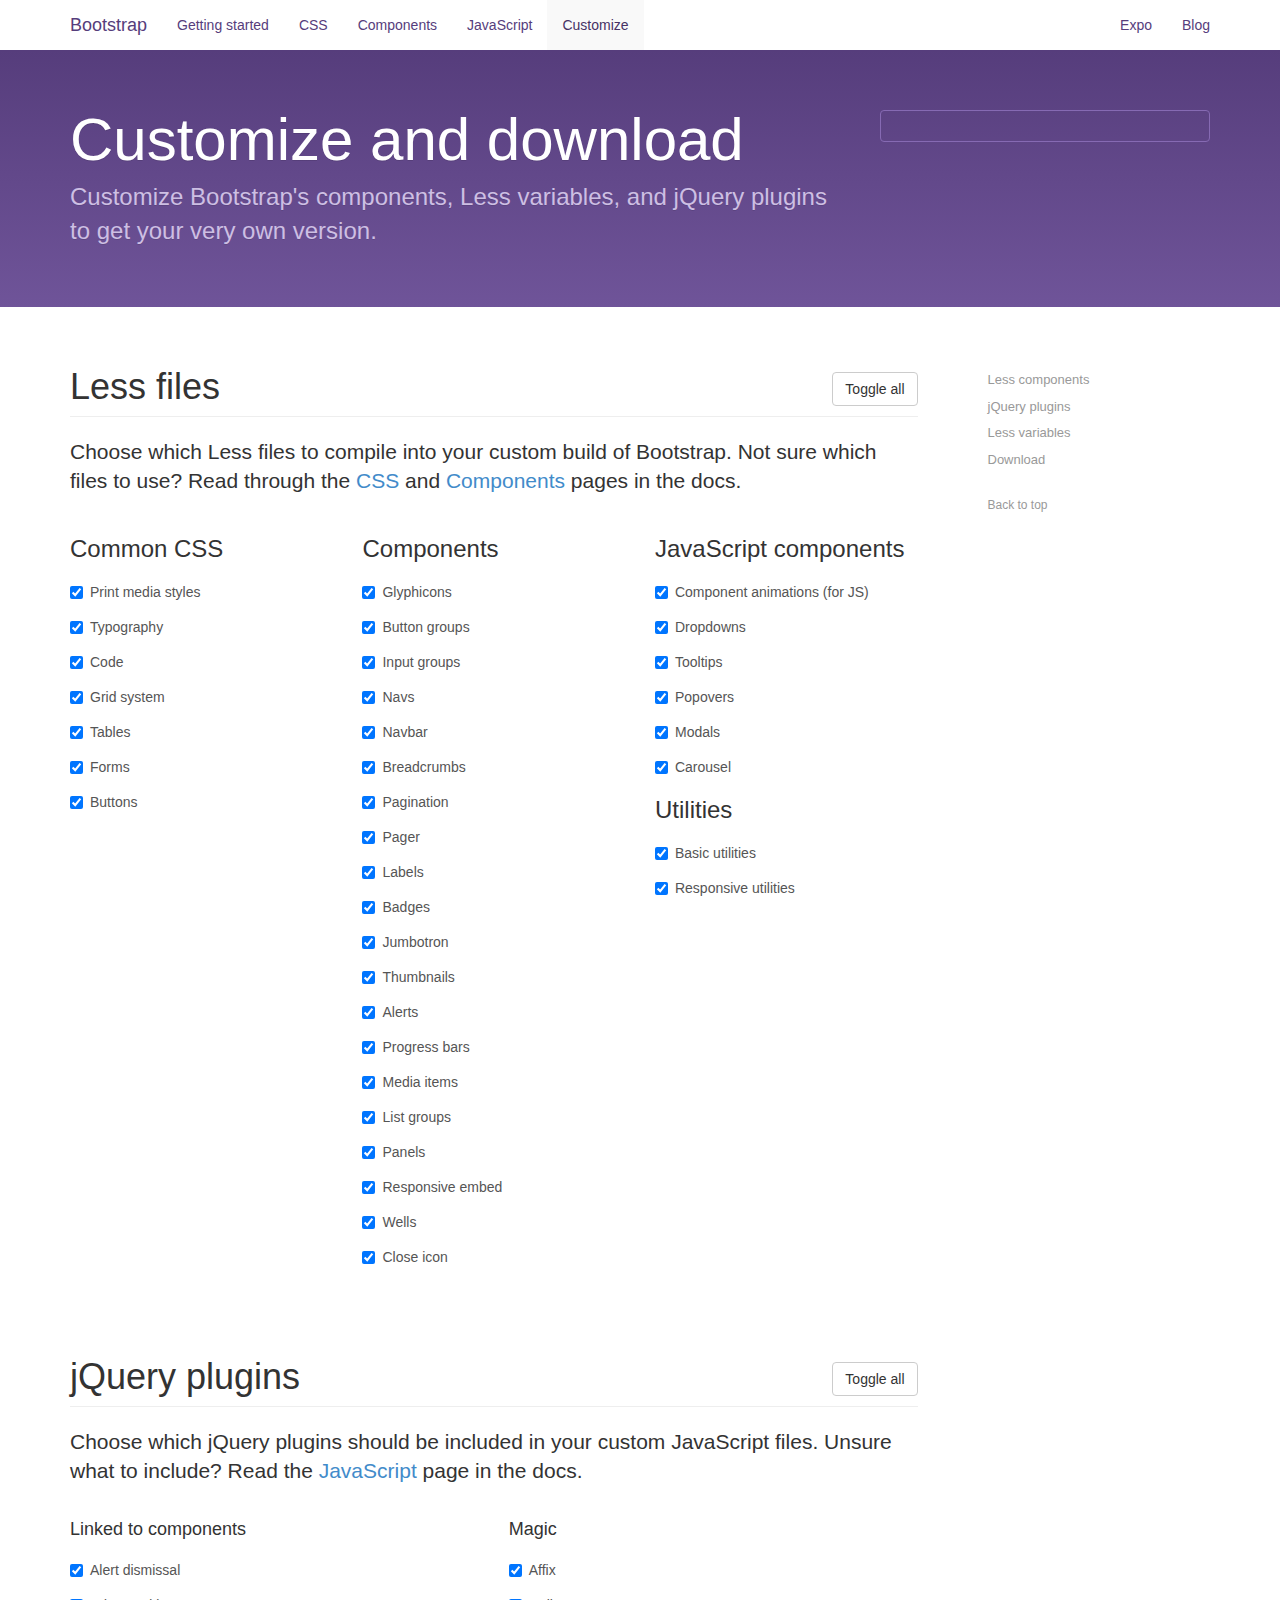
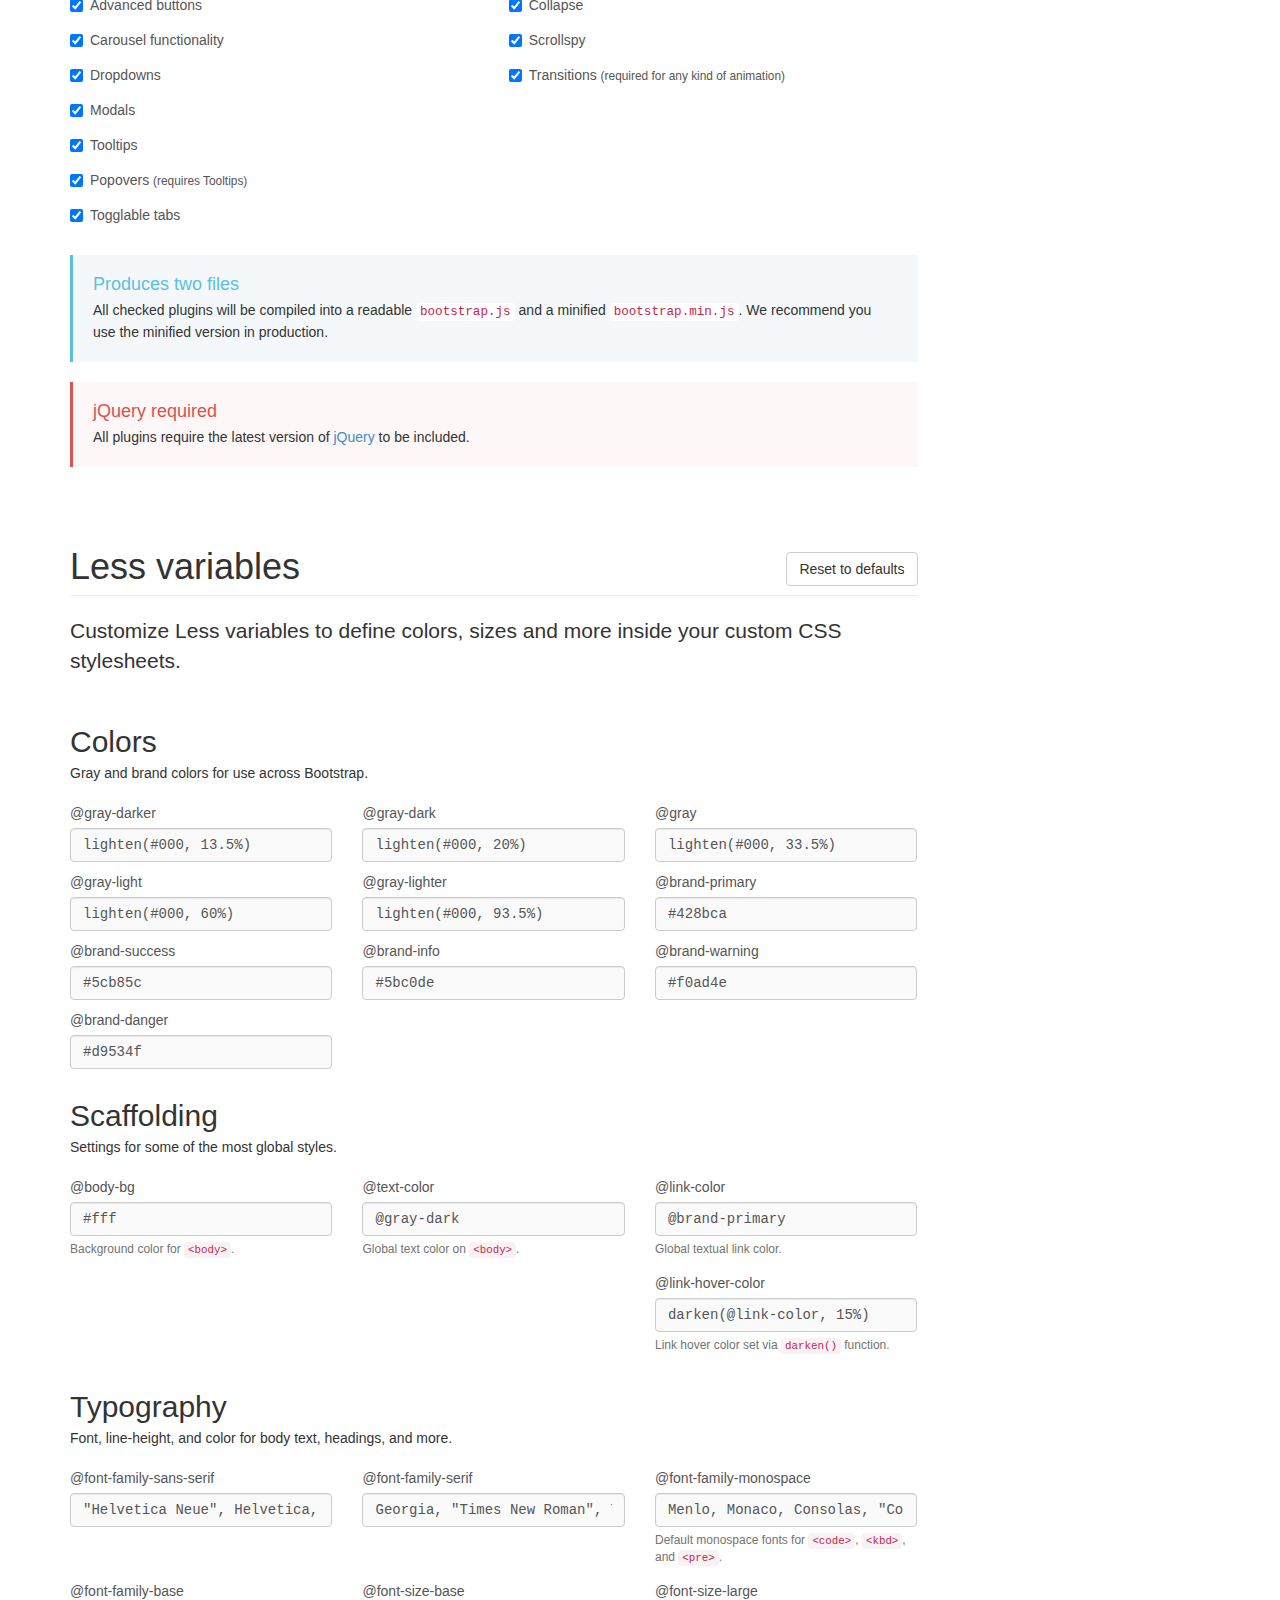
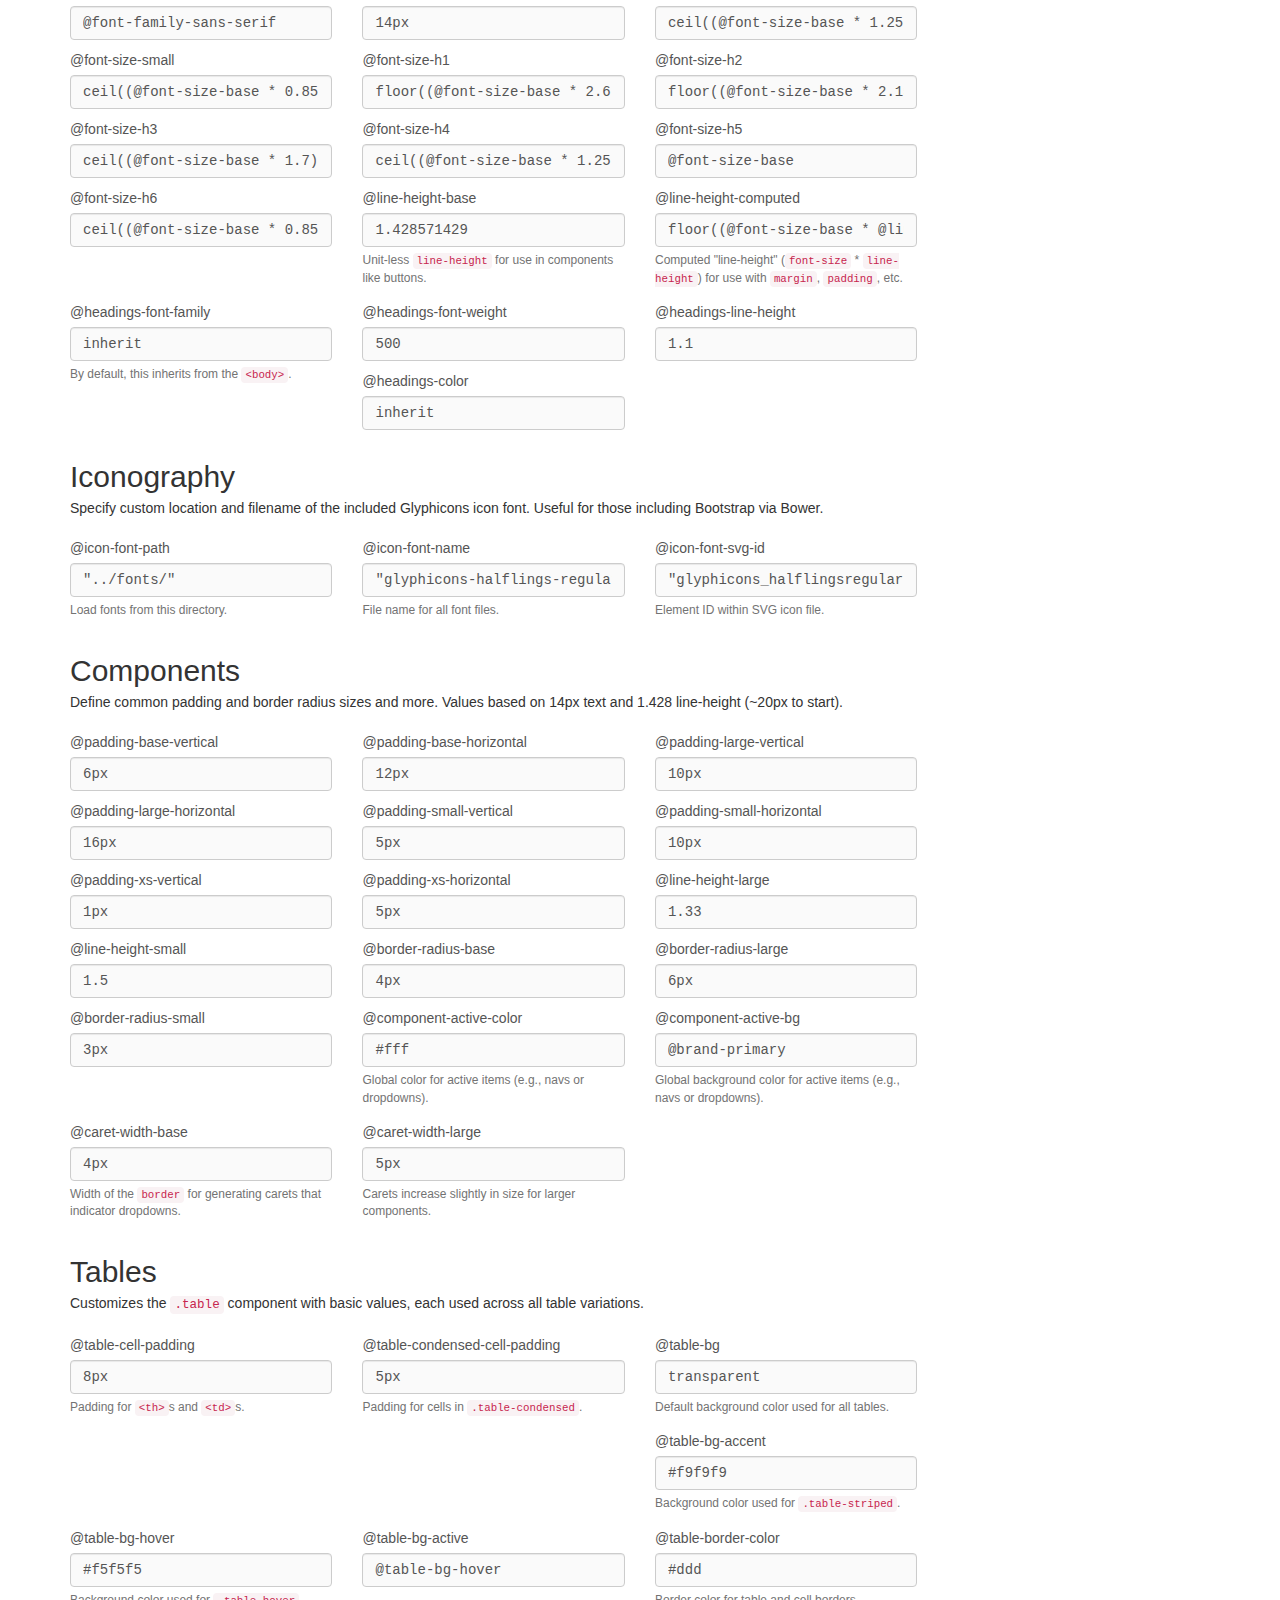
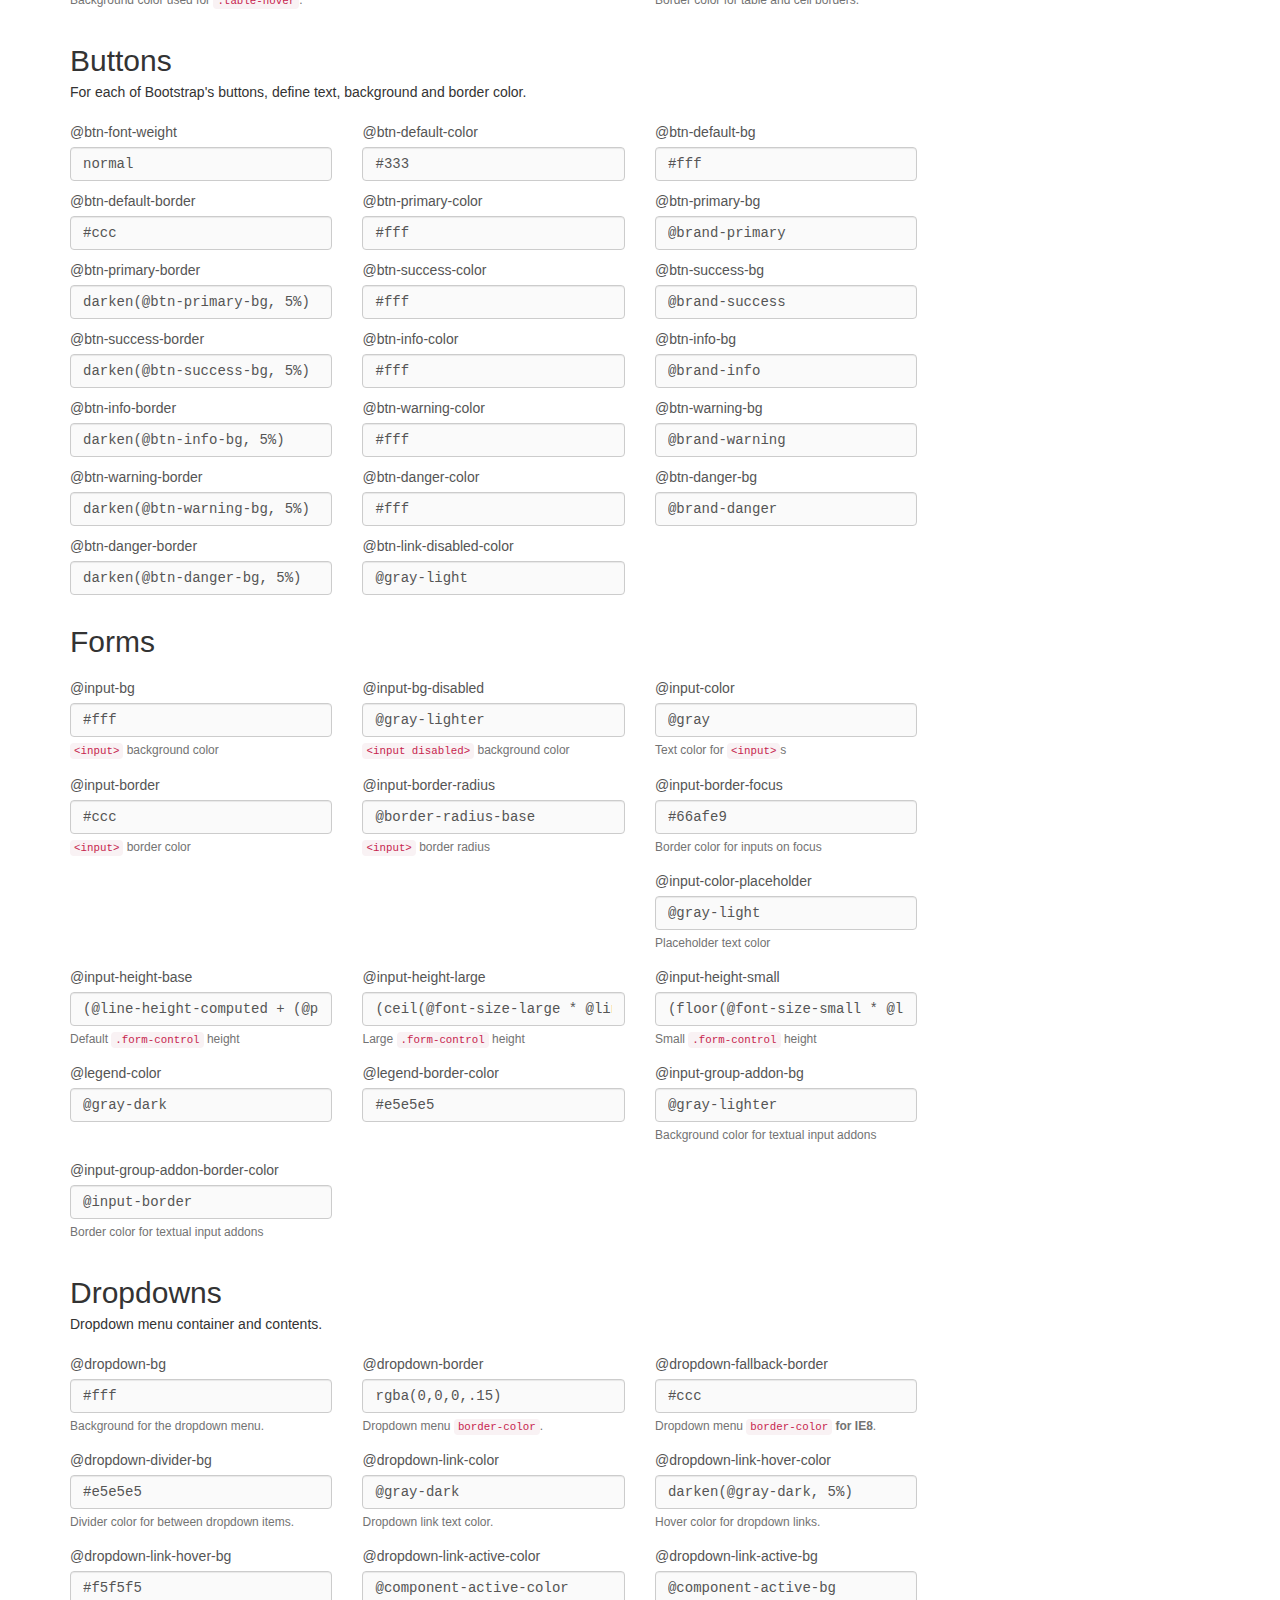
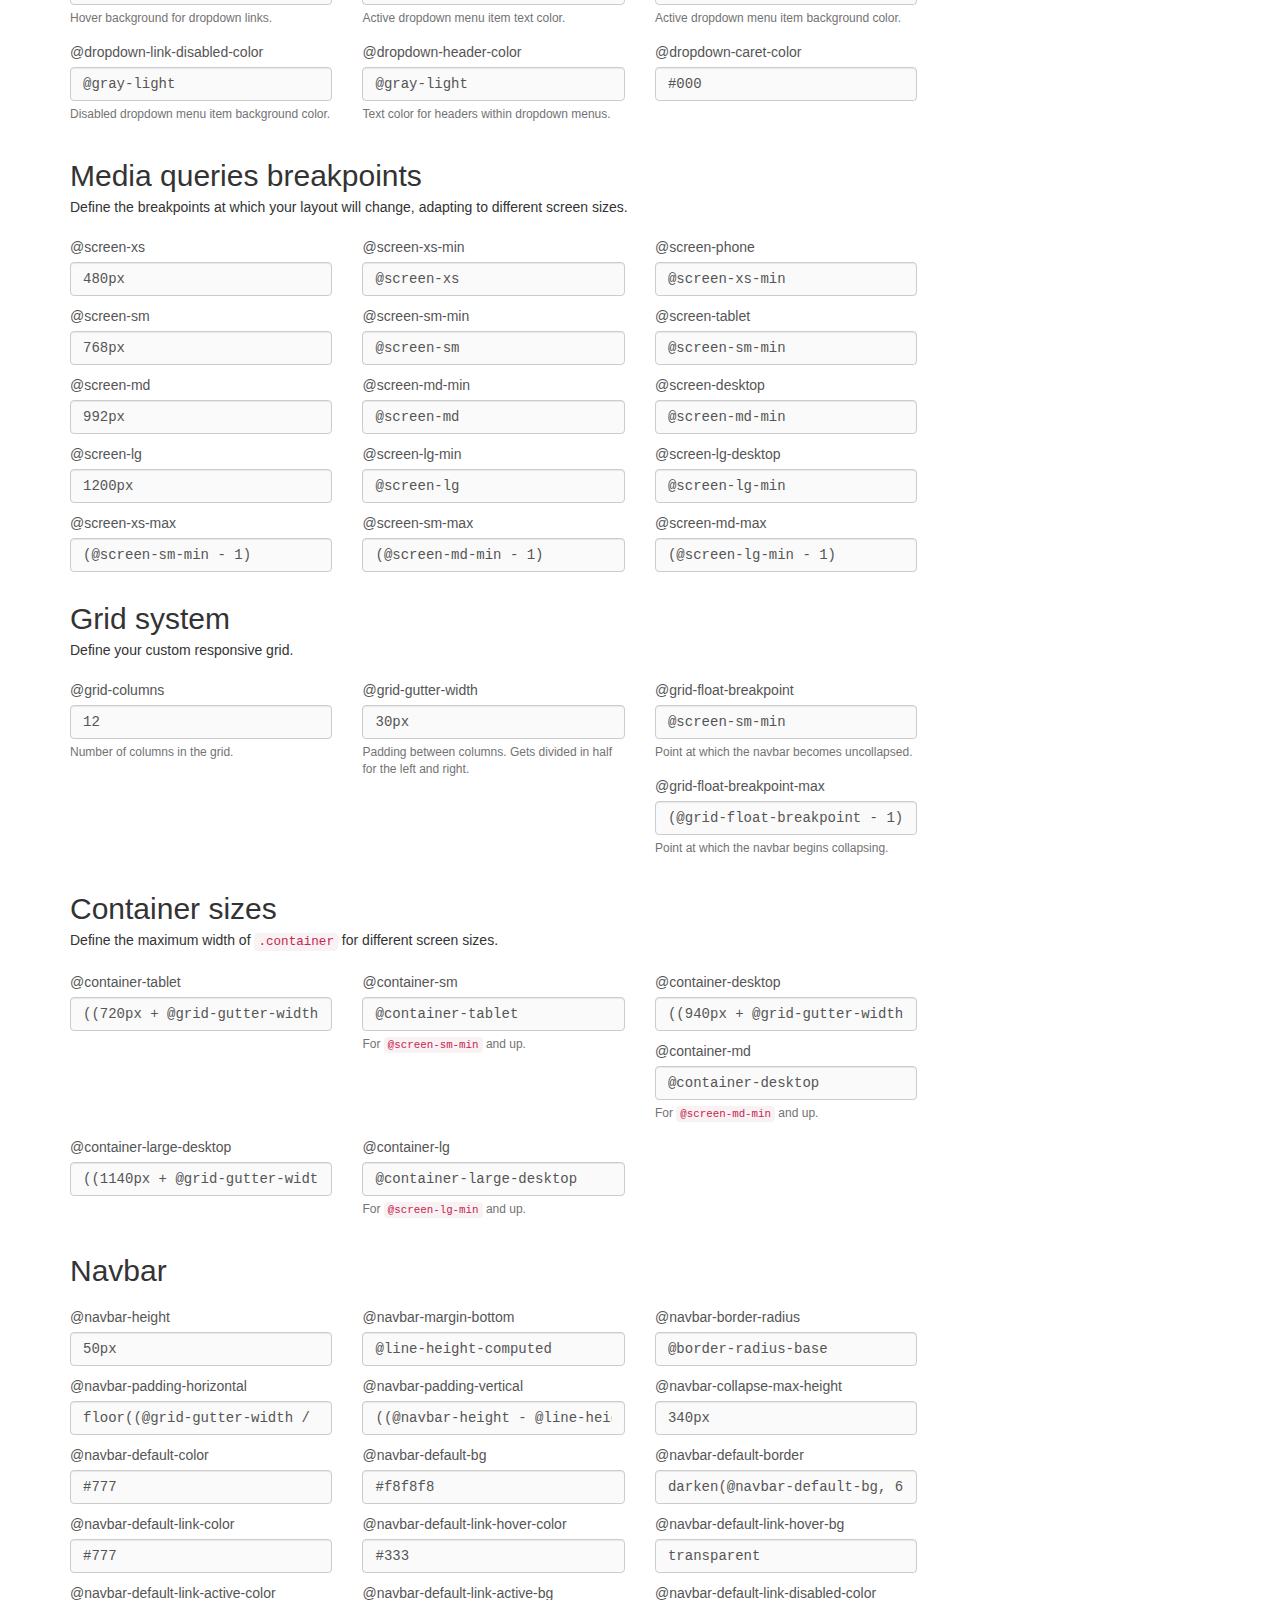
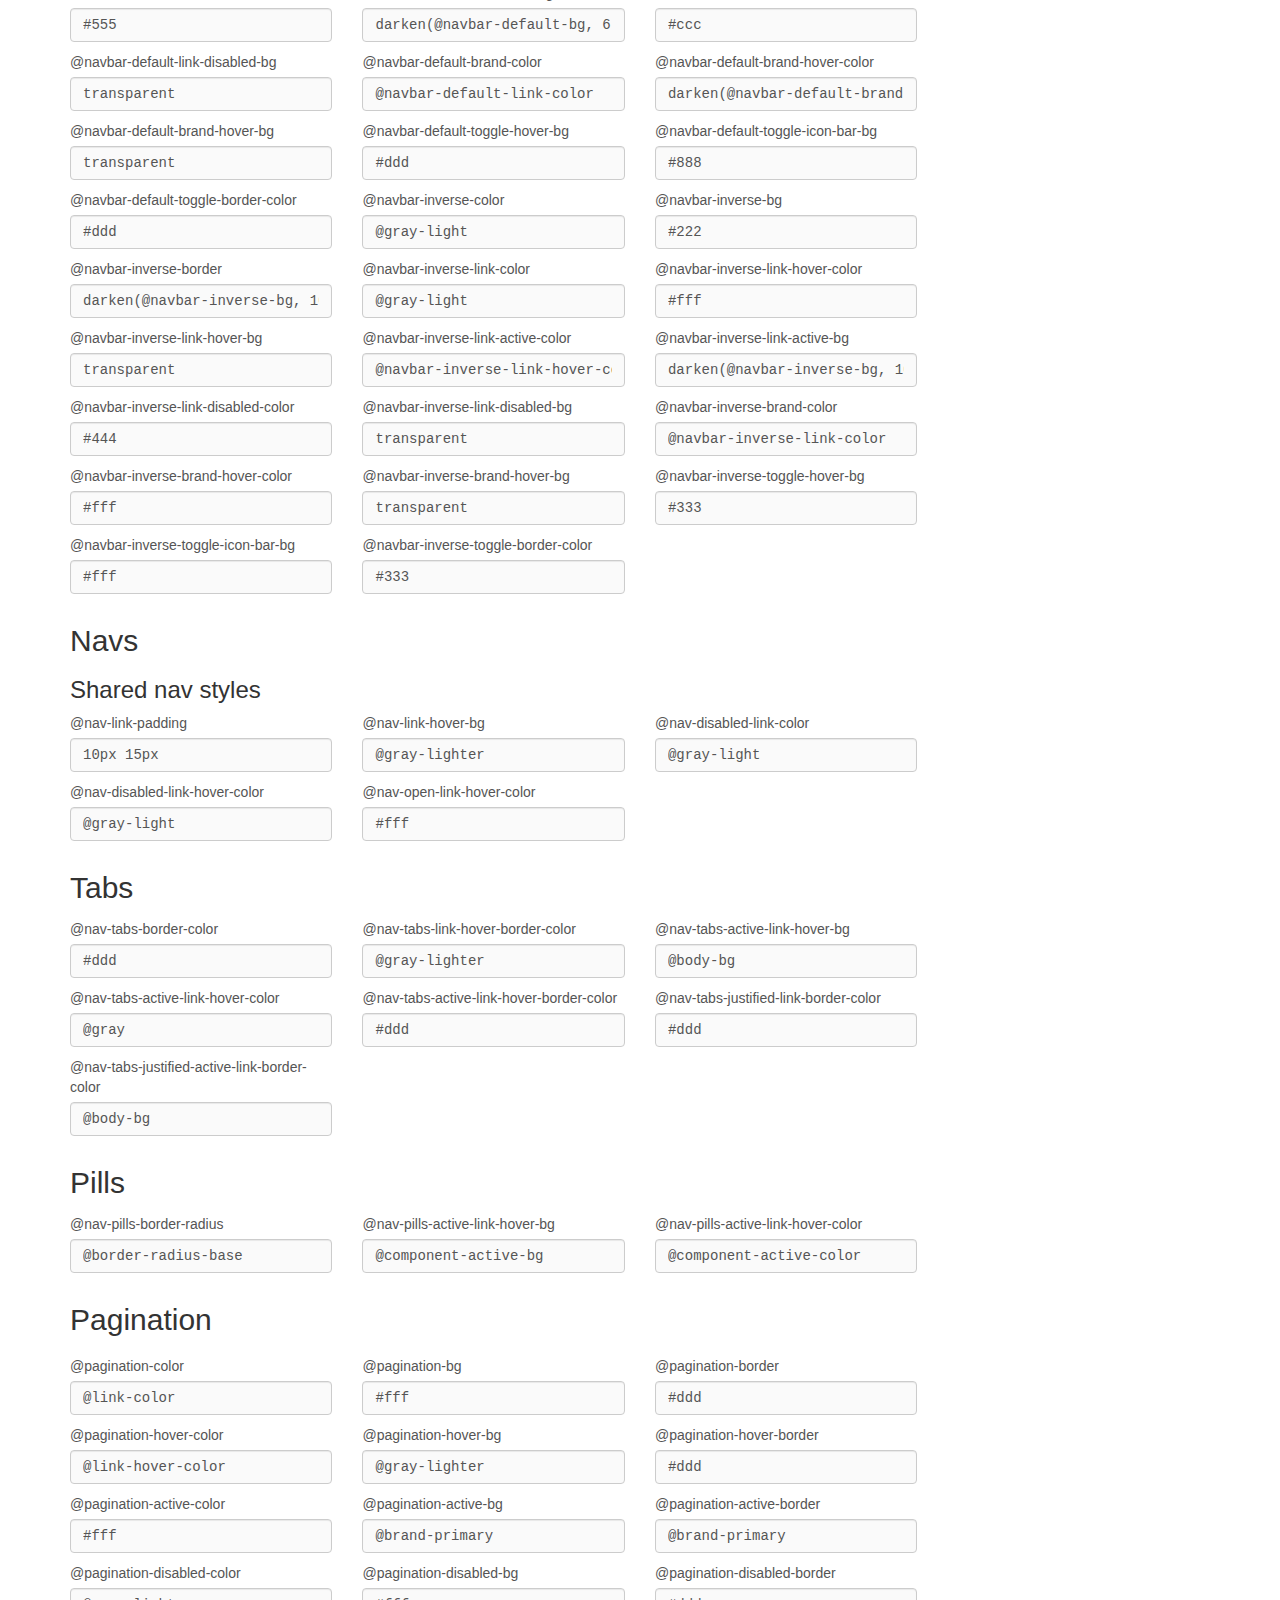
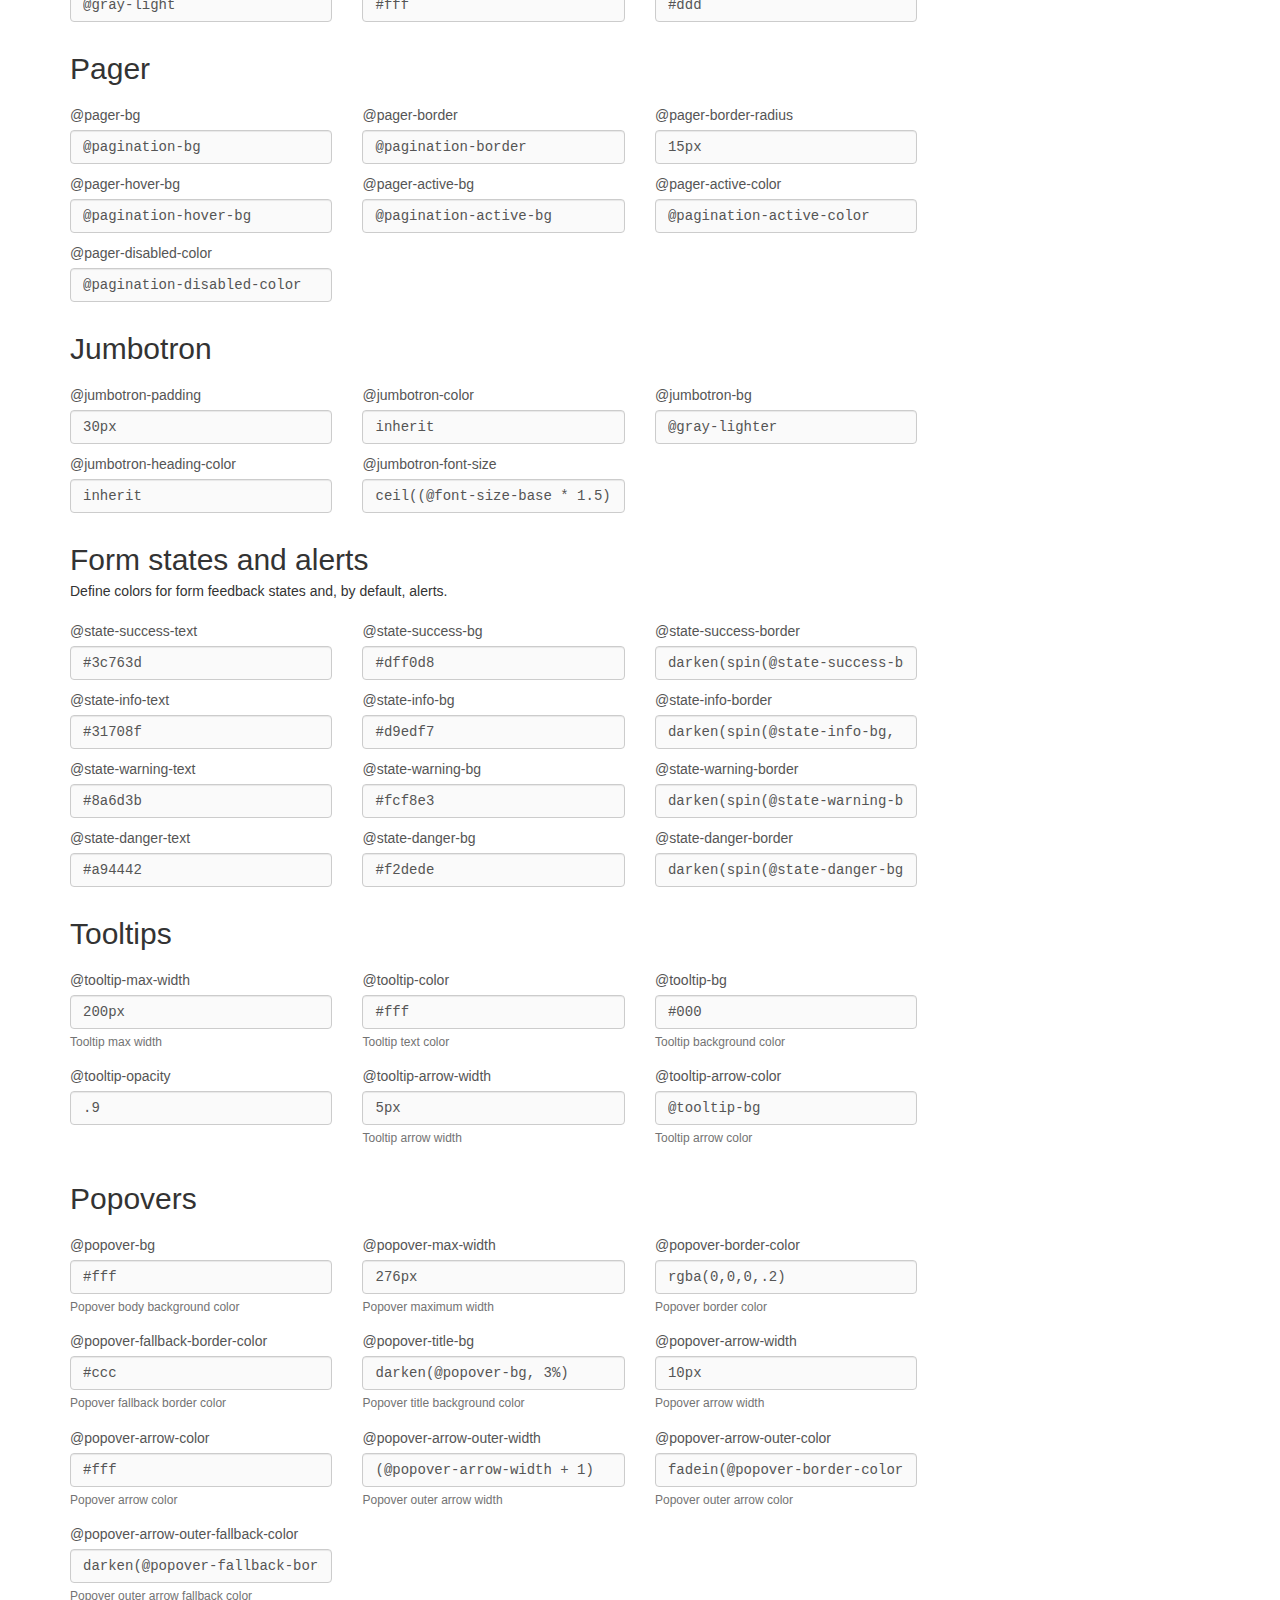
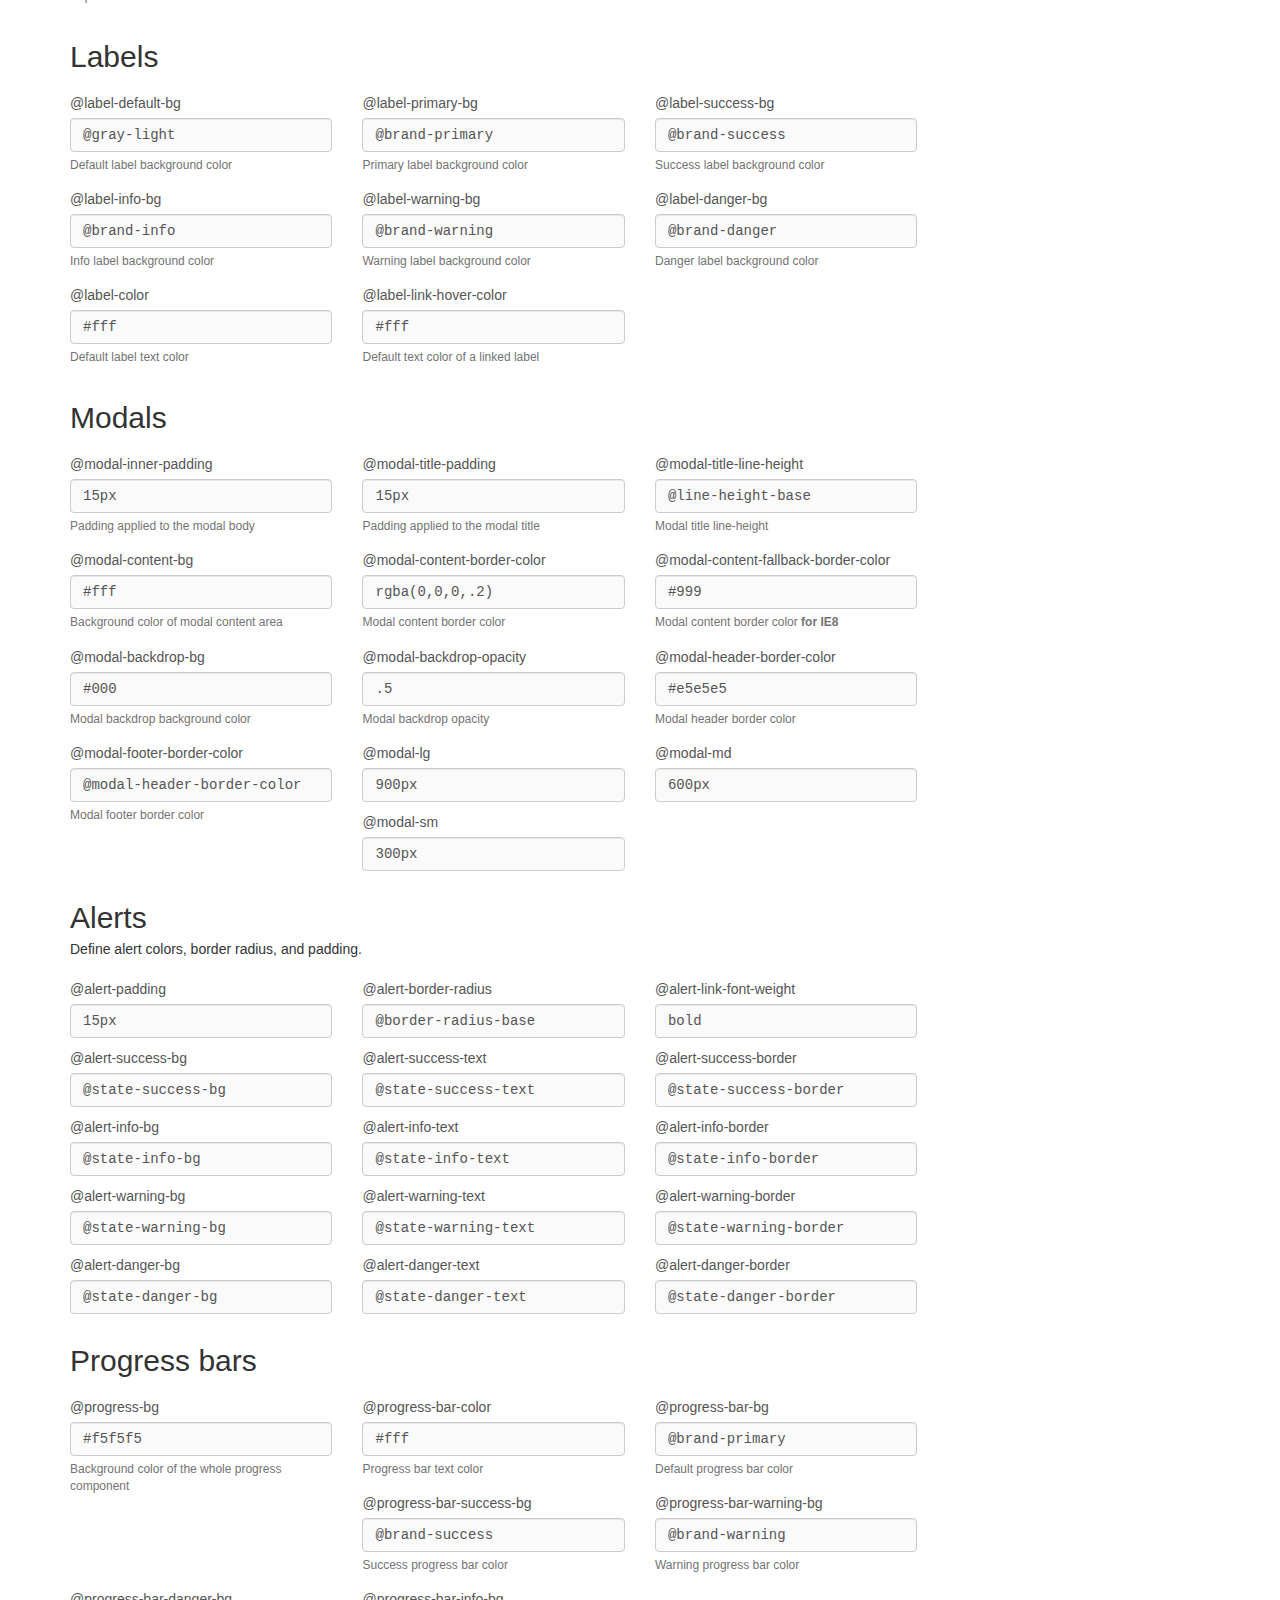
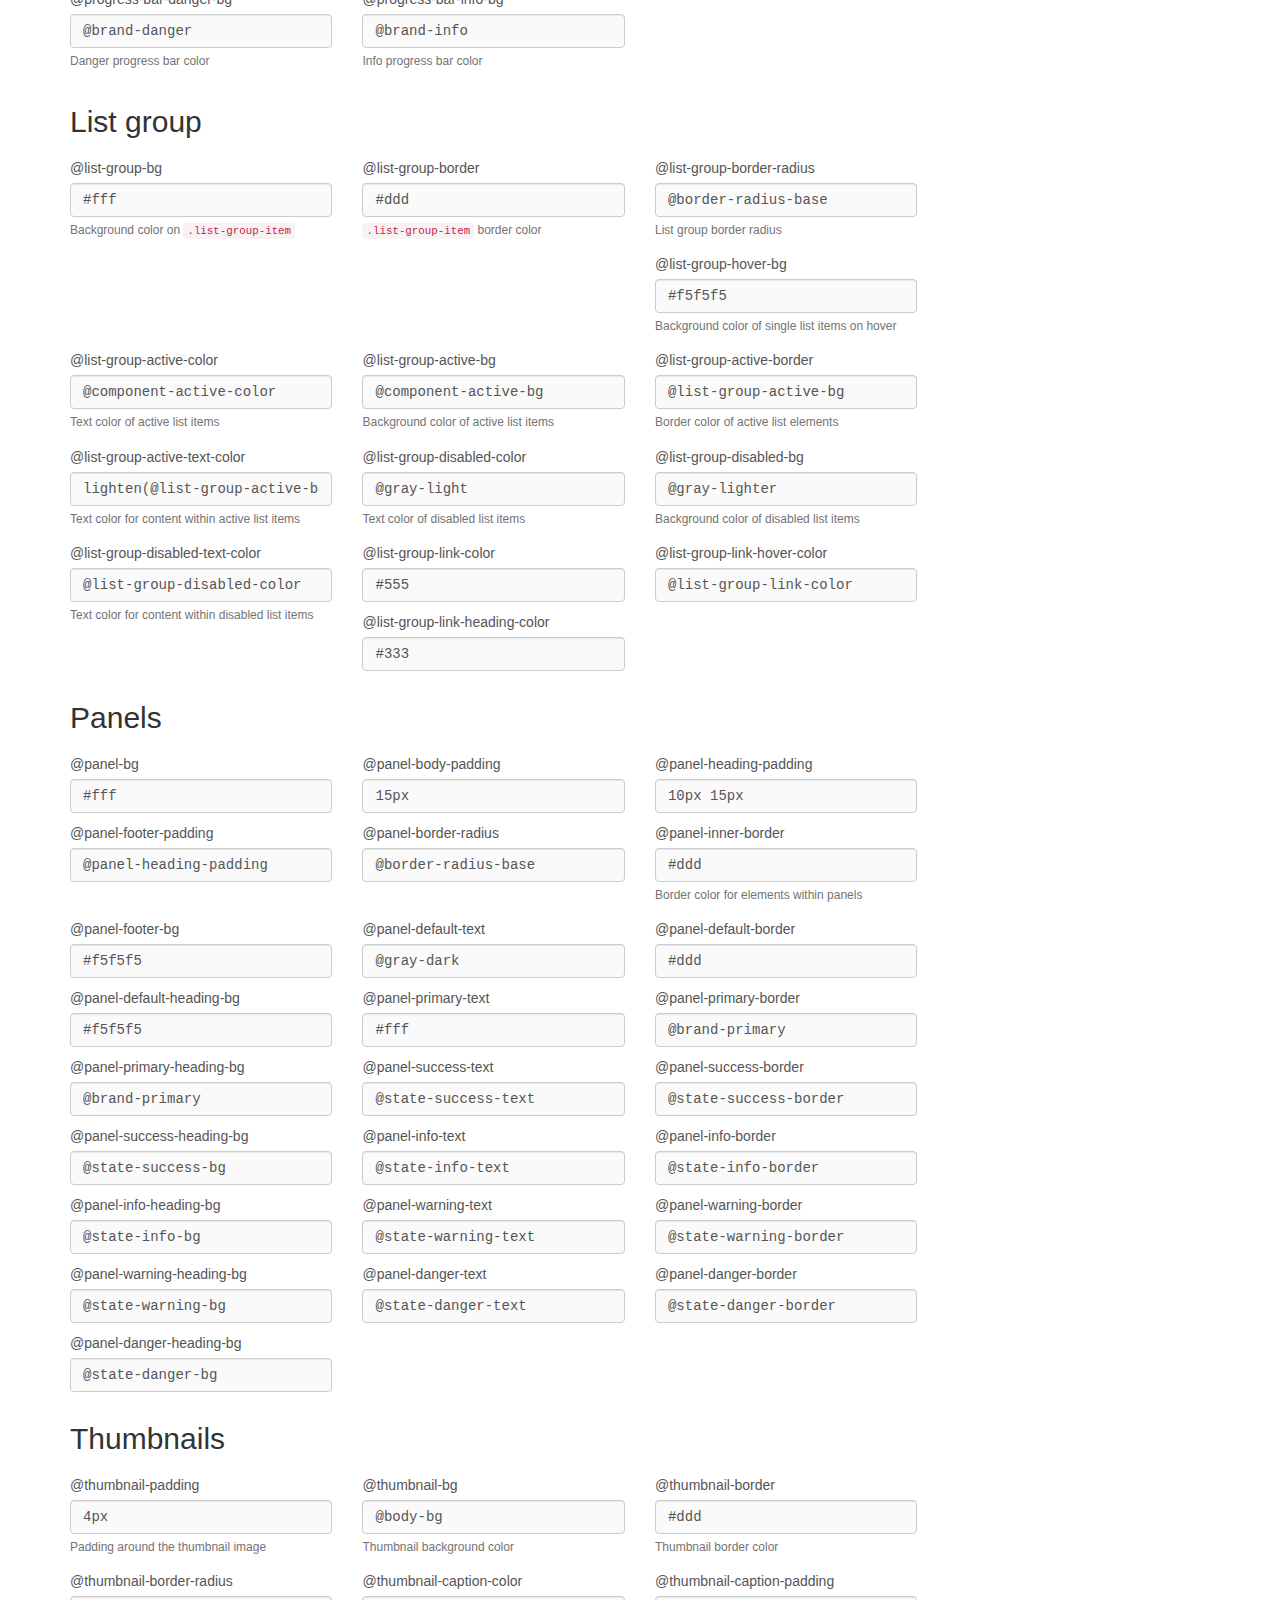
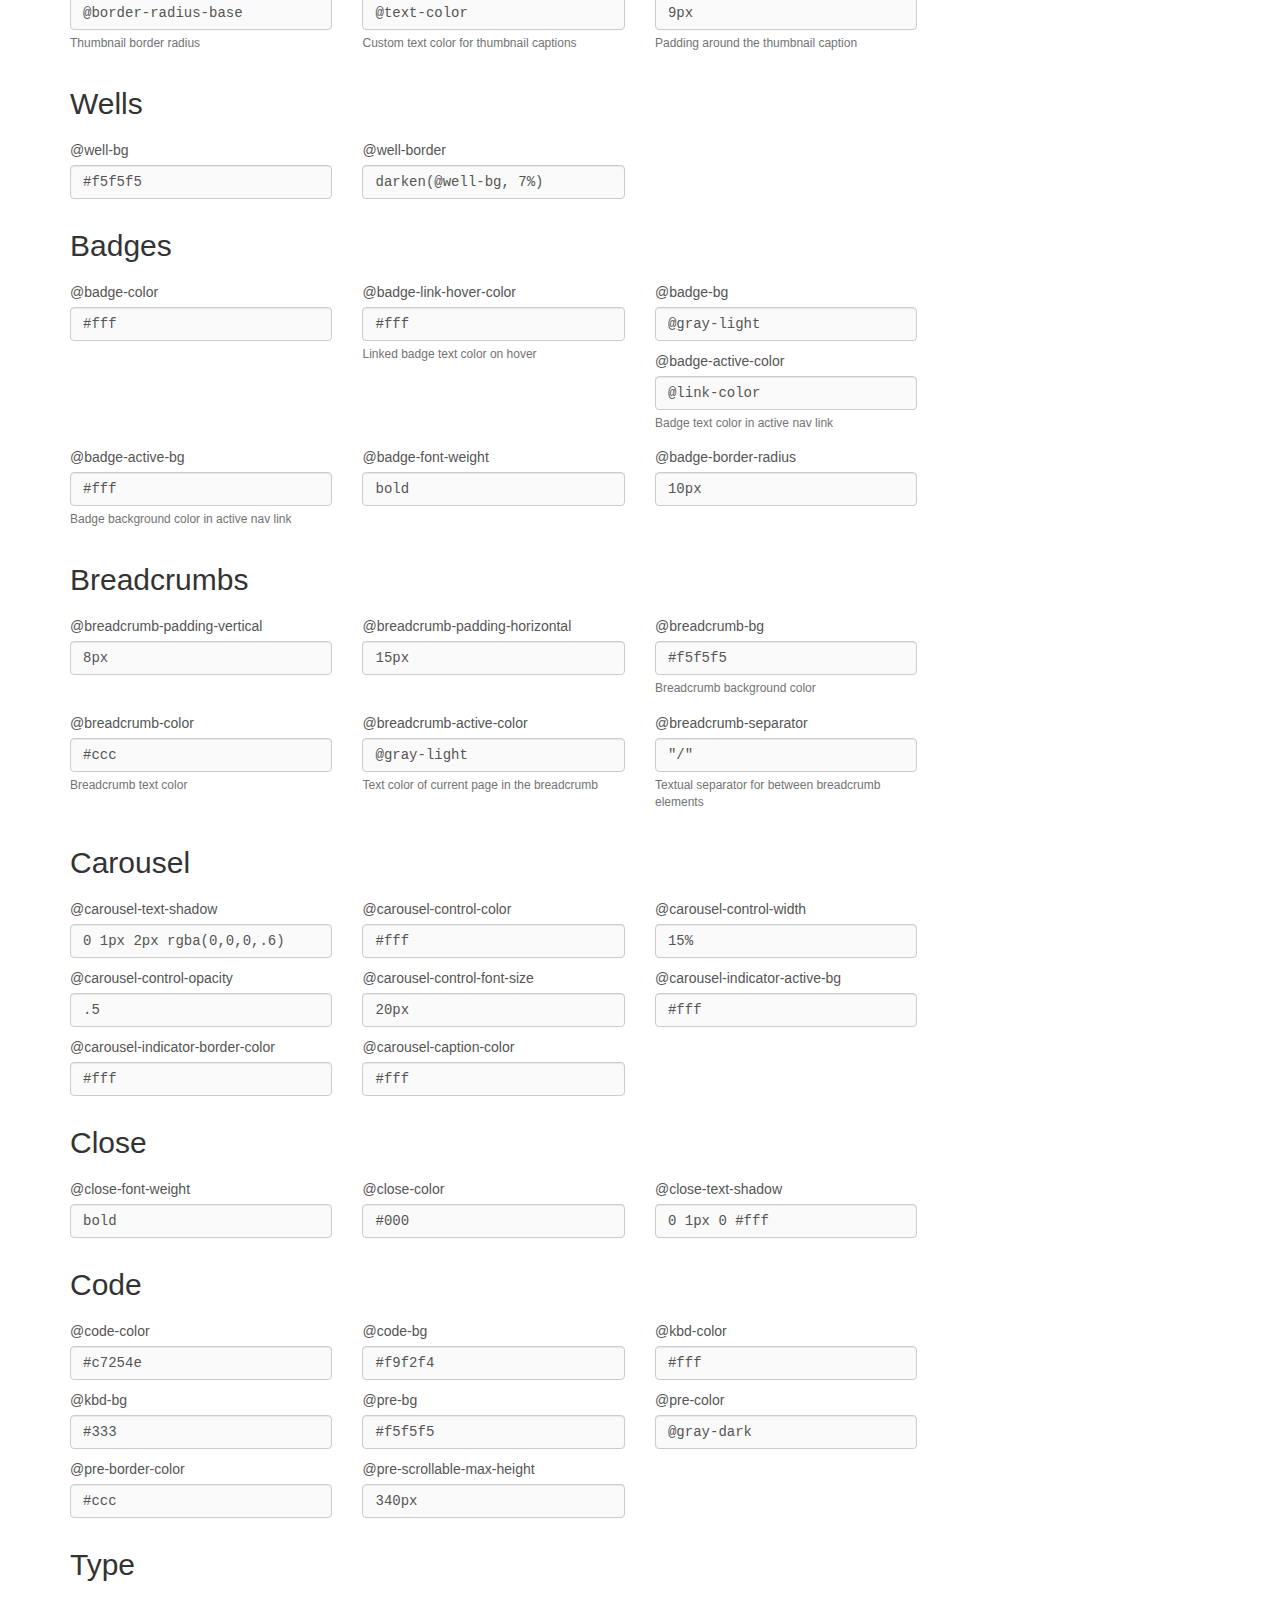
<file: bootstrap/build/customize/index.html>
<!DOCTYPE html>
<html lang="en">
  <head>
    <!-- Meta, title, CSS, favicons, etc. -->
    <meta charset="utf-8">
<meta http-equiv="X-UA-Compatible" content="IE=edge">
<meta name="viewport" content="width=device-width, initial-scale=1">
<meta name="description" content="Bootstrap, a sleek, intuitive, and powerful mobile first front-end framework for faster and easier web development.">
<meta name="keywords" content="HTML, CSS, JS, JavaScript, framework, bootstrap, front-end, frontend, web development">
<meta name="author" content="Mark Otto, Jacob Thornton, and Bootstrap contributors">

<title>
  
    Customize and download &middot; Bootstrap
  
</title>

<!-- Bootstrap core CSS -->
<link href="../dist/css/bootstrap.min.css" rel="stylesheet">

<!-- Documentation extras -->
<link href="../assets/css/docs.min.css" rel="stylesheet">
<!--[if lt IE 9]><script src="../assets/js/ie8-responsive-file-warning.js"></script><![endif]-->

<!-- HTML5 shim and Respond.js IE8 support of HTML5 elements and media queries -->
<!--[if lt IE 9]>
  <script src="https://oss.maxcdn.com/libs/html5shiv/3.7.0/html5shiv.js"></script>
  <script src="https://oss.maxcdn.com/libs/respond.js/1.4.2/respond.min.js"></script>
<![endif]-->

<!-- Favicons -->
<link rel="apple-touch-icon-precomposed" sizes="144x144" href="../assets/ico/apple-touch-icon-144-precomposed.png">
                               <link rel="icon" href="../assets/ico/favicon.ico">

<script>
  (function(i,s,o,g,r,a,m){i['GoogleAnalyticsObject']=r;i[r]=i[r]||function(){
  (i[r].q=i[r].q||[]).push(arguments)},i[r].l=1*new Date();a=s.createElement(o),
  m=s.getElementsByTagName(o)[0];a.async=1;a.src=g;m.parentNode.insertBefore(a,m)
  })(window,document,'script','//www.google-analytics.com/analytics.js','ga');

  ga('create', 'UA-146052-10', 'getbootstrap.com');
  ga('send', 'pageview');

</script>

  </head>
  <body>
    <a class="sr-only sr-only-focusable" href="#content">Skip to main content</a>

    <!-- Docs master nav -->
    <header class="navbar navbar-static-top bs-docs-nav" id="top" role="banner">
  <div class="container">
    <div class="navbar-header">
      <button class="navbar-toggle" type="button" data-toggle="collapse" data-target=".bs-navbar-collapse">
        <span class="sr-only">Toggle navigation</span>
        <span class="icon-bar"></span>
        <span class="icon-bar"></span>
        <span class="icon-bar"></span>
      </button>
      <a href="../" class="navbar-brand">Bootstrap</a>
    </div>
    <nav class="collapse navbar-collapse bs-navbar-collapse" role="navigation">
      <ul class="nav navbar-nav">
        <li>
          <a href="../getting-started">Getting started</a>
        </li>
        <li>
          <a href="../css">CSS</a>
        </li>
        <li>
          <a href="../components">Components</a>
        </li>
        <li>
          <a href="../javascript">JavaScript</a>
        </li>
        <li class="active">
          <a href="../customize">Customize</a>
        </li>
      </ul>
      <ul class="nav navbar-nav navbar-right">
        <li><a href="http://expo.getbootstrap.com" onclick="ga('send', 'event', 'Navbar', 'Community links', 'Expo');">Expo</a></li>
        <li><a href="http://blog.getbootstrap.com" onclick="ga('send', 'event', 'Navbar', 'Community links', 'Blog');">Blog</a></li>
      </ul>
    </nav>
  </div>
</header>


    <!-- Docs page layout -->
    <div class="bs-docs-header" id="content">
      <div class="container">
        <h1>Customize and download</h1>
        <p>Customize Bootstrap's components, Less variables, and jQuery plugins to get your very own version.</p>
        <div id="carbonads-container"><div class="carbonad"><div id="azcarbon"></div><script>var z = document.createElement("script"); z.async = true; z.src = "http://engine.carbonads.com/z/32341/azcarbon_2_1_0_HORIZ"; var s = document.getElementsByTagName("script")[0]; s.parentNode.insertBefore(z, s);</script></div></div>

      </div>
    </div>

    <div class="container bs-docs-container">

      <div class="row">
        <div class="col-md-9" role="main">
          <!-- Customizer form -->
<form class="bs-customizer" role="form">
  <div class="bs-docs-section" id="less-section">
    <button class="btn btn-default toggle" type="button">Toggle all</button>
    <h1 id="less" class="page-header">Less files</h1>

    <p class="lead">Choose which Less files to compile into your custom build of Bootstrap. Not sure which files to use? Read through the <a href="../css/">CSS</a> and <a href="../components/">Components</a> pages in the docs.</p>

    <div class="row">
      <div class="col-xs-6 col-sm-4">
        <h3>Common CSS</h3>
        <div class="checkbox">
          <label>
            <input type="checkbox" checked value="print.less">
            Print media styles
          </label>
        </div>
        <div class="checkbox">
          <label>
            <input type="checkbox" checked value="type.less">
            Typography
          </label>
        </div>
        <div class="checkbox">
          <label>
            <input type="checkbox" checked value="code.less">
            Code
          </label>
        </div>
        <div class="checkbox">
          <label>
            <input type="checkbox" checked value="grid.less">
            Grid system
          </label>
        </div>
        <div class="checkbox">
          <label>
            <input type="checkbox" checked value="tables.less">
            Tables
          </label>
        </div>
        <div class="checkbox">
          <label>
            <input type="checkbox" checked value="forms.less" data-dependents="navbar.less,input-groups.less">
            Forms
          </label>
        </div>
        <div class="checkbox">
          <label>
            <input type="checkbox" checked value="buttons.less" data-dependents="button-groups.less">
            Buttons
          </label>
        </div>
      </div><!-- .col-xs-6 .col-sm-4 -->

      <div class="col-xs-6 col-sm-4">
        <h3>Components</h3>
        <div class="checkbox">
          <label>
            <input type="checkbox" checked value="glyphicons.less">
            Glyphicons
          </label>
        </div>
        <div class="checkbox">
          <label>
            <input type="checkbox" checked value="button-groups.less" data-dependencies="buttons.less">
            Button groups
          </label>
        </div>
        <div class="checkbox">
          <label>
            <input type="checkbox" checked value="input-groups.less" data-dependencies="forms.less">
            Input groups
          </label>
        </div>
        <div class="checkbox">
          <label>
            <input type="checkbox" checked value="navs.less" data-dependents="navbar.less">
            Navs
          </label>
        </div>
        <div class="checkbox">
          <label>
            <input type="checkbox" checked value="navbar.less" data-dependencies="forms.less,utilities.less,navs.less">
            Navbar
          </label>
        </div>
        <div class="checkbox">
          <label>
            <input type="checkbox" checked value="breadcrumbs.less">
            Breadcrumbs
          </label>
        </div>
        <div class="checkbox">
          <label>
            <input type="checkbox" checked value="pagination.less">
            Pagination
          </label>
        </div>
        <div class="checkbox">
          <label>
            <input type="checkbox" checked value="pager.less">
            Pager
          </label>
        </div>
        <div class="checkbox">
          <label>
            <input type="checkbox" checked value="labels.less">
            Labels
          </label>
        </div>
        <div class="checkbox">
          <label>
            <input type="checkbox" checked value="badges.less">
            Badges
          </label>
        </div>
        <div class="checkbox">
          <label>
            <input type="checkbox" checked value="jumbotron.less">
            Jumbotron
          </label>
        </div>
        <div class="checkbox">
          <label>
            <input type="checkbox" checked value="thumbnails.less">
            Thumbnails
          </label>
        </div>
        <div class="checkbox">
          <label>
            <input type="checkbox" checked value="alerts.less">
            Alerts
          </label>
        </div>
        <div class="checkbox">
          <label>
            <input type="checkbox" checked value="progress-bars.less">
            Progress bars
          </label>
        </div>
        <div class="checkbox">
          <label>
            <input type="checkbox" checked value="media.less">
            Media items
          </label>
        </div>
        <div class="checkbox">
          <label>
            <input type="checkbox" checked value="list-group.less">
            List groups
          </label>
        </div>
        <div class="checkbox">
          <label>
            <input type="checkbox" checked value="panels.less">
            Panels
          </label>
        </div>
        <div class="checkbox">
          <label>
            <input type="checkbox" checked value="responsive-embed.less">
            Responsive embed
          </label>
        </div>
        <div class="checkbox">
          <label>
            <input type="checkbox" checked value="wells.less">
            Wells
          </label>
        </div>
        <div class="checkbox">
          <label>
            <input type="checkbox" checked value="close.less">
            Close icon
          </label>
        </div>
      </div><!-- .col-xs-6 .col-sm-4 -->

      <div class="col-xs-6 col-sm-4">
        <h3>JavaScript components</h3>
        <div class="checkbox">
          <label>
            <input type="checkbox" checked value="component-animations.less">
            Component animations (for JS)
          </label>
        </div>
        <div class="checkbox">
          <label>
            <input type="checkbox" checked value="dropdowns.less">
            Dropdowns
          </label>
        </div>
        <div class="checkbox">
          <label>
            <input type="checkbox" checked value="tooltip.less">
            Tooltips
          </label>
        </div>
        <div class="checkbox">
          <label>
            <input type="checkbox" checked value="popovers.less">
            Popovers
          </label>
        </div>
        <div class="checkbox">
          <label>
            <input type="checkbox" checked value="modals.less">
            Modals
          </label>
        </div>
        <div class="checkbox">
          <label>
            <input type="checkbox" checked value="carousel.less">
            Carousel
          </label>
        </div>

        <h3>Utilities</h3>
        <div class="checkbox">
          <label>
            <input type="checkbox" checked value="utilities.less" data-dependents="navbar.less">
            Basic utilities
          </label>
        </div>
        <div class="checkbox">
          <label>
            <input type="checkbox" checked value="responsive-utilities.less">
            Responsive utilities
          </label>
        </div>
      </div><!-- .col-xs-6 .col-sm-4 -->
    </div><!-- /.row -->
  </div>



  <div class="bs-docs-section" id="plugin-section">
    <button class="btn btn-default toggle" type="button">Toggle all</button>
    <h1 id="plugins" class="page-header">jQuery plugins</h1>

    <p class="lead">Choose which jQuery plugins should be included in your custom JavaScript files. Unsure what to include? Read the <a href="../javascript/">JavaScript</a> page in the docs.</p>
    <div class="row">
      <div class="col-lg-6">
        <h4>Linked to components</h4>
        <div class="checkbox">
          <label>
            <input type="checkbox" checked value="alert.js">
            Alert dismissal
          </label>
        </div>
        <div class="checkbox">
          <label>
            <input type="checkbox" checked value="button.js">
            Advanced buttons
          </label>
        </div>
        <div class="checkbox">
          <label>
            <input type="checkbox" checked value="carousel.js">
            Carousel functionality
          </label>
        </div>
        <div class="checkbox">
          <label>
            <input type="checkbox" checked value="dropdown.js">
            Dropdowns
          </label>
        </div>
        <div class="checkbox">
          <label>
            <input type="checkbox" checked value="modal.js">
            Modals
          </label>
        </div>
        <div class="checkbox">
          <label>
            <input type="checkbox" checked value="tooltip.js">
            Tooltips
          </label>
        </div>
        <div class="checkbox">
          <label>
            <input type="checkbox" checked value="popover.js" data-dependencies="tooltip.js">
            Popovers <small>(requires Tooltips)</small>
          </label>
        </div>
        <div class="checkbox">
          <label>
            <input type="checkbox" checked value="tab.js">
            Togglable tabs
          </label>
        </div>
      </div>
      <div class="col-lg-6">
        <h4>Magic</h4>
        <div class="checkbox">
          <label>
            <input type="checkbox" checked value="affix.js">
            Affix
          </label>
        </div>
        <div class="checkbox">
          <label>
            <input type="checkbox" checked value="collapse.js">
            Collapse
          </label>
        </div>
        <div class="checkbox">
          <label>
            <input type="checkbox" checked value="scrollspy.js">
            Scrollspy
          </label>
        </div>
        <div class="checkbox">
          <label>
            <input type="checkbox" checked value="transition.js">
            Transitions <small>(required for any kind of animation)</small>
          </label>
        </div>
      </div>
    </div>

    <div class="bs-callout bs-callout-info">
      <h4>Produces two files</h4>
      <p>All checked plugins will be compiled into a readable <code>bootstrap.js</code> and a minified <code>bootstrap.min.js</code>. We recommend you use the minified version in production.</p>
    </div>

    <div class="bs-callout bs-callout-danger">
      <h4>jQuery required</h4>
      <p>All plugins require the latest version of <a href="http://jquery.com/" target="_blank">jQuery</a> to be included.</p>
    </div>
  </div>



  <div class="bs-docs-section" id="less-variables-section">
    <button class="btn btn-default toggle" type="button">Reset to defaults</button>
    <h1 id="less-variables" class="page-header">Less variables</h1>

    <p class="lead">Customize Less variables to define colors, sizes and more inside your custom CSS stylesheets.</p>
    
<!-- NOTE: DO NOT EDIT THE FOLLOWING SECTION DIRECTLY! It is autogenerated via the `build-customizer-html` Grunt task using the customizer-variables.jade template.-->
<h2 id="colors">Colors</h2>
<p>Gray and brand colors for use across Bootstrap.</p>
<div class="row">
  <div class="bs-customizer-input">
    <label for="input-@gray-darker">@gray-darker</label>
    <input id="input-@gray-darker" type="text" value="lighten(#000, 13.5%)" data-var="@gray-darker" class="form-control"/>
  </div>
  <div class="bs-customizer-input">
    <label for="input-@gray-dark">@gray-dark</label>
    <input id="input-@gray-dark" type="text" value="lighten(#000, 20%)" data-var="@gray-dark" class="form-control"/>
  </div>
  <div class="bs-customizer-input">
    <label for="input-@gray">@gray</label>
    <input id="input-@gray" type="text" value="lighten(#000, 33.5%)" data-var="@gray" class="form-control"/>
  </div>
  <div class="bs-customizer-input">
    <label for="input-@gray-light">@gray-light</label>
    <input id="input-@gray-light" type="text" value="lighten(#000, 60%)" data-var="@gray-light" class="form-control"/>
  </div>
  <div class="bs-customizer-input">
    <label for="input-@gray-lighter">@gray-lighter</label>
    <input id="input-@gray-lighter" type="text" value="lighten(#000, 93.5%)" data-var="@gray-lighter" class="form-control"/>
  </div>
  <div class="bs-customizer-input">
    <label for="input-@brand-primary">@brand-primary</label>
    <input id="input-@brand-primary" type="text" value="#428bca" data-var="@brand-primary" class="form-control"/>
  </div>
  <div class="bs-customizer-input">
    <label for="input-@brand-success">@brand-success</label>
    <input id="input-@brand-success" type="text" value="#5cb85c" data-var="@brand-success" class="form-control"/>
  </div>
  <div class="bs-customizer-input">
    <label for="input-@brand-info">@brand-info</label>
    <input id="input-@brand-info" type="text" value="#5bc0de" data-var="@brand-info" class="form-control"/>
  </div>
  <div class="bs-customizer-input">
    <label for="input-@brand-warning">@brand-warning</label>
    <input id="input-@brand-warning" type="text" value="#f0ad4e" data-var="@brand-warning" class="form-control"/>
  </div>
  <div class="bs-customizer-input">
    <label for="input-@brand-danger">@brand-danger</label>
    <input id="input-@brand-danger" type="text" value="#d9534f" data-var="@brand-danger" class="form-control"/>
  </div>
</div>
<h2 id="scaffolding">Scaffolding</h2>
<p>Settings for some of the most global styles.</p>
<div class="row">
  <div class="bs-customizer-input">
    <label for="input-@body-bg">@body-bg</label>
    <input id="input-@body-bg" type="text" value="#fff" data-var="@body-bg" class="form-control"/>
    <p class="help-block">Background color for <code>&lt;body&gt;</code>.</p>
  </div>
  <div class="bs-customizer-input">
    <label for="input-@text-color">@text-color</label>
    <input id="input-@text-color" type="text" value="@gray-dark" data-var="@text-color" class="form-control"/>
    <p class="help-block">Global text color on <code>&lt;body&gt;</code>.</p>
  </div>
  <div class="bs-customizer-input">
    <label for="input-@link-color">@link-color</label>
    <input id="input-@link-color" type="text" value="@brand-primary" data-var="@link-color" class="form-control"/>
    <p class="help-block">Global textual link color.</p>
  </div>
  <div class="bs-customizer-input">
    <label for="input-@link-hover-color">@link-hover-color</label>
    <input id="input-@link-hover-color" type="text" value="darken(@link-color, 15%)" data-var="@link-hover-color" class="form-control"/>
    <p class="help-block">Link hover color set via <code>darken()</code> function.</p>
  </div>
</div>
<h2 id="typography">Typography</h2>
<p>Font, line-height, and color for body text, headings, and more.</p>
<div class="row">
  <div class="bs-customizer-input">
    <label for="input-@font-family-sans-serif">@font-family-sans-serif</label>
    <input id="input-@font-family-sans-serif" type="text" value="&quot;Helvetica Neue&quot;, Helvetica, Arial, sans-serif" data-var="@font-family-sans-serif" class="form-control"/>
  </div>
  <div class="bs-customizer-input">
    <label for="input-@font-family-serif">@font-family-serif</label>
    <input id="input-@font-family-serif" type="text" value="Georgia, &quot;Times New Roman&quot;, Times, serif" data-var="@font-family-serif" class="form-control"/>
  </div>
  <div class="bs-customizer-input">
    <label for="input-@font-family-monospace">@font-family-monospace</label>
    <input id="input-@font-family-monospace" type="text" value="Menlo, Monaco, Consolas, &quot;Courier New&quot;, monospace" data-var="@font-family-monospace" class="form-control"/>
    <p class="help-block">Default monospace fonts for <code>&lt;code&gt;</code>, <code>&lt;kbd&gt;</code>, and <code>&lt;pre&gt;</code>.</p>
  </div>
  <div class="bs-customizer-input">
    <label for="input-@font-family-base">@font-family-base</label>
    <input id="input-@font-family-base" type="text" value="@font-family-sans-serif" data-var="@font-family-base" class="form-control"/>
  </div>
  <div class="bs-customizer-input">
    <label for="input-@font-size-base">@font-size-base</label>
    <input id="input-@font-size-base" type="text" value="14px" data-var="@font-size-base" class="form-control"/>
  </div>
  <div class="bs-customizer-input">
    <label for="input-@font-size-large">@font-size-large</label>
    <input id="input-@font-size-large" type="text" value="ceil((@font-size-base * 1.25))" data-var="@font-size-large" class="form-control"/>
  </div>
  <div class="bs-customizer-input">
    <label for="input-@font-size-small">@font-size-small</label>
    <input id="input-@font-size-small" type="text" value="ceil((@font-size-base * 0.85))" data-var="@font-size-small" class="form-control"/>
  </div>
  <div class="bs-customizer-input">
    <label for="input-@font-size-h1">@font-size-h1</label>
    <input id="input-@font-size-h1" type="text" value="floor((@font-size-base * 2.6))" data-var="@font-size-h1" class="form-control"/>
  </div>
  <div class="bs-customizer-input">
    <label for="input-@font-size-h2">@font-size-h2</label>
    <input id="input-@font-size-h2" type="text" value="floor((@font-size-base * 2.15))" data-var="@font-size-h2" class="form-control"/>
  </div>
  <div class="bs-customizer-input">
    <label for="input-@font-size-h3">@font-size-h3</label>
    <input id="input-@font-size-h3" type="text" value="ceil((@font-size-base * 1.7))" data-var="@font-size-h3" class="form-control"/>
  </div>
  <div class="bs-customizer-input">
    <label for="input-@font-size-h4">@font-size-h4</label>
    <input id="input-@font-size-h4" type="text" value="ceil((@font-size-base * 1.25))" data-var="@font-size-h4" class="form-control"/>
  </div>
  <div class="bs-customizer-input">
    <label for="input-@font-size-h5">@font-size-h5</label>
    <input id="input-@font-size-h5" type="text" value="@font-size-base" data-var="@font-size-h5" class="form-control"/>
  </div>
  <div class="bs-customizer-input">
    <label for="input-@font-size-h6">@font-size-h6</label>
    <input id="input-@font-size-h6" type="text" value="ceil((@font-size-base * 0.85))" data-var="@font-size-h6" class="form-control"/>
  </div>
  <div class="bs-customizer-input">
    <label for="input-@line-height-base">@line-height-base</label>
    <input id="input-@line-height-base" type="text" value="1.428571429" data-var="@line-height-base" class="form-control"/>
    <p class="help-block">Unit-less <code>line-height</code> for use in components like buttons.</p>
  </div>
  <div class="bs-customizer-input">
    <label for="input-@line-height-computed">@line-height-computed</label>
    <input id="input-@line-height-computed" type="text" value="floor((@font-size-base * @line-height-base))" data-var="@line-height-computed" class="form-control"/>
    <p class="help-block">Computed &quot;line-height&quot; (<code>font-size</code> * <code>line-height</code>) for use with <code>margin</code>, <code>padding</code>, etc.</p>
  </div>
  <div class="bs-customizer-input">
    <label for="input-@headings-font-family">@headings-font-family</label>
    <input id="input-@headings-font-family" type="text" value="inherit" data-var="@headings-font-family" class="form-control"/>
    <p class="help-block">By default, this inherits from the <code>&lt;body&gt;</code>.</p>
  </div>
  <div class="bs-customizer-input">
    <label for="input-@headings-font-weight">@headings-font-weight</label>
    <input id="input-@headings-font-weight" type="text" value="500" data-var="@headings-font-weight" class="form-control"/>
  </div>
  <div class="bs-customizer-input">
    <label for="input-@headings-line-height">@headings-line-height</label>
    <input id="input-@headings-line-height" type="text" value="1.1" data-var="@headings-line-height" class="form-control"/>
  </div>
  <div class="bs-customizer-input">
    <label for="input-@headings-color">@headings-color</label>
    <input id="input-@headings-color" type="text" value="inherit" data-var="@headings-color" class="form-control"/>
  </div>
</div>
<h2 id="iconography">Iconography</h2>
<p>Specify custom location and filename of the included Glyphicons icon font. Useful for those including Bootstrap via Bower.</p>
<div class="row">
  <div class="bs-customizer-input">
    <label for="input-@icon-font-path">@icon-font-path</label>
    <input id="input-@icon-font-path" type="text" value="&quot;../fonts/&quot;" data-var="@icon-font-path" class="form-control"/>
    <p class="help-block">Load fonts from this directory.</p>
  </div>
  <div class="bs-customizer-input">
    <label for="input-@icon-font-name">@icon-font-name</label>
    <input id="input-@icon-font-name" type="text" value="&quot;glyphicons-halflings-regular&quot;" data-var="@icon-font-name" class="form-control"/>
    <p class="help-block">File name for all font files.</p>
  </div>
  <div class="bs-customizer-input">
    <label for="input-@icon-font-svg-id">@icon-font-svg-id</label>
    <input id="input-@icon-font-svg-id" type="text" value="&quot;glyphicons_halflingsregular&quot;" data-var="@icon-font-svg-id" class="form-control"/>
    <p class="help-block">Element ID within SVG icon file.</p>
  </div>
</div>
<h2 id="components">Components</h2>
<p>Define common padding and border radius sizes and more. Values based on 14px text and 1.428 line-height (~20px to start).</p>
<div class="row">
  <div class="bs-customizer-input">
    <label for="input-@padding-base-vertical">@padding-base-vertical</label>
    <input id="input-@padding-base-vertical" type="text" value="6px" data-var="@padding-base-vertical" class="form-control"/>
  </div>
  <div class="bs-customizer-input">
    <label for="input-@padding-base-horizontal">@padding-base-horizontal</label>
    <input id="input-@padding-base-horizontal" type="text" value="12px" data-var="@padding-base-horizontal" class="form-control"/>
  </div>
  <div class="bs-customizer-input">
    <label for="input-@padding-large-vertical">@padding-large-vertical</label>
    <input id="input-@padding-large-vertical" type="text" value="10px" data-var="@padding-large-vertical" class="form-control"/>
  </div>
  <div class="bs-customizer-input">
    <label for="input-@padding-large-horizontal">@padding-large-horizontal</label>
    <input id="input-@padding-large-horizontal" type="text" value="16px" data-var="@padding-large-horizontal" class="form-control"/>
  </div>
  <div class="bs-customizer-input">
    <label for="input-@padding-small-vertical">@padding-small-vertical</label>
    <input id="input-@padding-small-vertical" type="text" value="5px" data-var="@padding-small-vertical" class="form-control"/>
  </div>
  <div class="bs-customizer-input">
    <label for="input-@padding-small-horizontal">@padding-small-horizontal</label>
    <input id="input-@padding-small-horizontal" type="text" value="10px" data-var="@padding-small-horizontal" class="form-control"/>
  </div>
  <div class="bs-customizer-input">
    <label for="input-@padding-xs-vertical">@padding-xs-vertical</label>
    <input id="input-@padding-xs-vertical" type="text" value="1px" data-var="@padding-xs-vertical" class="form-control"/>
  </div>
  <div class="bs-customizer-input">
    <label for="input-@padding-xs-horizontal">@padding-xs-horizontal</label>
    <input id="input-@padding-xs-horizontal" type="text" value="5px" data-var="@padding-xs-horizontal" class="form-control"/>
  </div>
  <div class="bs-customizer-input">
    <label for="input-@line-height-large">@line-height-large</label>
    <input id="input-@line-height-large" type="text" value="1.33" data-var="@line-height-large" class="form-control"/>
  </div>
  <div class="bs-customizer-input">
    <label for="input-@line-height-small">@line-height-small</label>
    <input id="input-@line-height-small" type="text" value="1.5" data-var="@line-height-small" class="form-control"/>
  </div>
  <div class="bs-customizer-input">
    <label for="input-@border-radius-base">@border-radius-base</label>
    <input id="input-@border-radius-base" type="text" value="4px" data-var="@border-radius-base" class="form-control"/>
  </div>
  <div class="bs-customizer-input">
    <label for="input-@border-radius-large">@border-radius-large</label>
    <input id="input-@border-radius-large" type="text" value="6px" data-var="@border-radius-large" class="form-control"/>
  </div>
  <div class="bs-customizer-input">
    <label for="input-@border-radius-small">@border-radius-small</label>
    <input id="input-@border-radius-small" type="text" value="3px" data-var="@border-radius-small" class="form-control"/>
  </div>
  <div class="bs-customizer-input">
    <label for="input-@component-active-color">@component-active-color</label>
    <input id="input-@component-active-color" type="text" value="#fff" data-var="@component-active-color" class="form-control"/>
    <p class="help-block">Global color for active items (e.g., navs or dropdowns).</p>
  </div>
  <div class="bs-customizer-input">
    <label for="input-@component-active-bg">@component-active-bg</label>
    <input id="input-@component-active-bg" type="text" value="@brand-primary" data-var="@component-active-bg" class="form-control"/>
    <p class="help-block">Global background color for active items (e.g., navs or dropdowns).</p>
  </div>
  <div class="bs-customizer-input">
    <label for="input-@caret-width-base">@caret-width-base</label>
    <input id="input-@caret-width-base" type="text" value="4px" data-var="@caret-width-base" class="form-control"/>
    <p class="help-block">Width of the <code>border</code> for generating carets that indicator dropdowns.</p>
  </div>
  <div class="bs-customizer-input">
    <label for="input-@caret-width-large">@caret-width-large</label>
    <input id="input-@caret-width-large" type="text" value="5px" data-var="@caret-width-large" class="form-control"/>
    <p class="help-block">Carets increase slightly in size for larger components.</p>
  </div>
</div>
<h2 id="tables">Tables</h2>
<p>Customizes the <code>.table</code> component with basic values, each used across all table variations.</p>
<div class="row">
  <div class="bs-customizer-input">
    <label for="input-@table-cell-padding">@table-cell-padding</label>
    <input id="input-@table-cell-padding" type="text" value="8px" data-var="@table-cell-padding" class="form-control"/>
    <p class="help-block">Padding for <code>&lt;th&gt;</code>s and <code>&lt;td&gt;</code>s.</p>
  </div>
  <div class="bs-customizer-input">
    <label for="input-@table-condensed-cell-padding">@table-condensed-cell-padding</label>
    <input id="input-@table-condensed-cell-padding" type="text" value="5px" data-var="@table-condensed-cell-padding" class="form-control"/>
    <p class="help-block">Padding for cells in <code>.table-condensed</code>.</p>
  </div>
  <div class="bs-customizer-input">
    <label for="input-@table-bg">@table-bg</label>
    <input id="input-@table-bg" type="text" value="transparent" data-var="@table-bg" class="form-control"/>
    <p class="help-block">Default background color used for all tables.</p>
  </div>
  <div class="bs-customizer-input">
    <label for="input-@table-bg-accent">@table-bg-accent</label>
    <input id="input-@table-bg-accent" type="text" value="#f9f9f9" data-var="@table-bg-accent" class="form-control"/>
    <p class="help-block">Background color used for <code>.table-striped</code>.</p>
  </div>
  <div class="bs-customizer-input">
    <label for="input-@table-bg-hover">@table-bg-hover</label>
    <input id="input-@table-bg-hover" type="text" value="#f5f5f5" data-var="@table-bg-hover" class="form-control"/>
    <p class="help-block">Background color used for <code>.table-hover</code>.</p>
  </div>
  <div class="bs-customizer-input">
    <label for="input-@table-bg-active">@table-bg-active</label>
    <input id="input-@table-bg-active" type="text" value="@table-bg-hover" data-var="@table-bg-active" class="form-control"/>
  </div>
  <div class="bs-customizer-input">
    <label for="input-@table-border-color">@table-border-color</label>
    <input id="input-@table-border-color" type="text" value="#ddd" data-var="@table-border-color" class="form-control"/>
    <p class="help-block">Border color for table and cell borders.</p>
  </div>
</div>
<h2 id="buttons">Buttons</h2>
<p>For each of Bootstrap&#39;s buttons, define text, background and border color.</p>
<div class="row">
  <div class="bs-customizer-input">
    <label for="input-@btn-font-weight">@btn-font-weight</label>
    <input id="input-@btn-font-weight" type="text" value="normal" data-var="@btn-font-weight" class="form-control"/>
  </div>
  <div class="bs-customizer-input">
    <label for="input-@btn-default-color">@btn-default-color</label>
    <input id="input-@btn-default-color" type="text" value="#333" data-var="@btn-default-color" class="form-control"/>
  </div>
  <div class="bs-customizer-input">
    <label for="input-@btn-default-bg">@btn-default-bg</label>
    <input id="input-@btn-default-bg" type="text" value="#fff" data-var="@btn-default-bg" class="form-control"/>
  </div>
  <div class="bs-customizer-input">
    <label for="input-@btn-default-border">@btn-default-border</label>
    <input id="input-@btn-default-border" type="text" value="#ccc" data-var="@btn-default-border" class="form-control"/>
  </div>
  <div class="bs-customizer-input">
    <label for="input-@btn-primary-color">@btn-primary-color</label>
    <input id="input-@btn-primary-color" type="text" value="#fff" data-var="@btn-primary-color" class="form-control"/>
  </div>
  <div class="bs-customizer-input">
    <label for="input-@btn-primary-bg">@btn-primary-bg</label>
    <input id="input-@btn-primary-bg" type="text" value="@brand-primary" data-var="@btn-primary-bg" class="form-control"/>
  </div>
  <div class="bs-customizer-input">
    <label for="input-@btn-primary-border">@btn-primary-border</label>
    <input id="input-@btn-primary-border" type="text" value="darken(@btn-primary-bg, 5%)" data-var="@btn-primary-border" class="form-control"/>
  </div>
  <div class="bs-customizer-input">
    <label for="input-@btn-success-color">@btn-success-color</label>
    <input id="input-@btn-success-color" type="text" value="#fff" data-var="@btn-success-color" class="form-control"/>
  </div>
  <div class="bs-customizer-input">
    <label for="input-@btn-success-bg">@btn-success-bg</label>
    <input id="input-@btn-success-bg" type="text" value="@brand-success" data-var="@btn-success-bg" class="form-control"/>
  </div>
  <div class="bs-customizer-input">
    <label for="input-@btn-success-border">@btn-success-border</label>
    <input id="input-@btn-success-border" type="text" value="darken(@btn-success-bg, 5%)" data-var="@btn-success-border" class="form-control"/>
  </div>
  <div class="bs-customizer-input">
    <label for="input-@btn-info-color">@btn-info-color</label>
    <input id="input-@btn-info-color" type="text" value="#fff" data-var="@btn-info-color" class="form-control"/>
  </div>
  <div class="bs-customizer-input">
    <label for="input-@btn-info-bg">@btn-info-bg</label>
    <input id="input-@btn-info-bg" type="text" value="@brand-info" data-var="@btn-info-bg" class="form-control"/>
  </div>
  <div class="bs-customizer-input">
    <label for="input-@btn-info-border">@btn-info-border</label>
    <input id="input-@btn-info-border" type="text" value="darken(@btn-info-bg, 5%)" data-var="@btn-info-border" class="form-control"/>
  </div>
  <div class="bs-customizer-input">
    <label for="input-@btn-warning-color">@btn-warning-color</label>
    <input id="input-@btn-warning-color" type="text" value="#fff" data-var="@btn-warning-color" class="form-control"/>
  </div>
  <div class="bs-customizer-input">
    <label for="input-@btn-warning-bg">@btn-warning-bg</label>
    <input id="input-@btn-warning-bg" type="text" value="@brand-warning" data-var="@btn-warning-bg" class="form-control"/>
  </div>
  <div class="bs-customizer-input">
    <label for="input-@btn-warning-border">@btn-warning-border</label>
    <input id="input-@btn-warning-border" type="text" value="darken(@btn-warning-bg, 5%)" data-var="@btn-warning-border" class="form-control"/>
  </div>
  <div class="bs-customizer-input">
    <label for="input-@btn-danger-color">@btn-danger-color</label>
    <input id="input-@btn-danger-color" type="text" value="#fff" data-var="@btn-danger-color" class="form-control"/>
  </div>
  <div class="bs-customizer-input">
    <label for="input-@btn-danger-bg">@btn-danger-bg</label>
    <input id="input-@btn-danger-bg" type="text" value="@brand-danger" data-var="@btn-danger-bg" class="form-control"/>
  </div>
  <div class="bs-customizer-input">
    <label for="input-@btn-danger-border">@btn-danger-border</label>
    <input id="input-@btn-danger-border" type="text" value="darken(@btn-danger-bg, 5%)" data-var="@btn-danger-border" class="form-control"/>
  </div>
  <div class="bs-customizer-input">
    <label for="input-@btn-link-disabled-color">@btn-link-disabled-color</label>
    <input id="input-@btn-link-disabled-color" type="text" value="@gray-light" data-var="@btn-link-disabled-color" class="form-control"/>
  </div>
</div>
<h2 id="forms">Forms</h2>
<p></p>
<div class="row">
  <div class="bs-customizer-input">
    <label for="input-@input-bg">@input-bg</label>
    <input id="input-@input-bg" type="text" value="#fff" data-var="@input-bg" class="form-control"/>
    <p class="help-block"><code>&lt;input&gt;</code> background color</p>
  </div>
  <div class="bs-customizer-input">
    <label for="input-@input-bg-disabled">@input-bg-disabled</label>
    <input id="input-@input-bg-disabled" type="text" value="@gray-lighter" data-var="@input-bg-disabled" class="form-control"/>
    <p class="help-block"><code>&lt;input disabled&gt;</code> background color</p>
  </div>
  <div class="bs-customizer-input">
    <label for="input-@input-color">@input-color</label>
    <input id="input-@input-color" type="text" value="@gray" data-var="@input-color" class="form-control"/>
    <p class="help-block">Text color for <code>&lt;input&gt;</code>s</p>
  </div>
  <div class="bs-customizer-input">
    <label for="input-@input-border">@input-border</label>
    <input id="input-@input-border" type="text" value="#ccc" data-var="@input-border" class="form-control"/>
    <p class="help-block"><code>&lt;input&gt;</code> border color</p>
  </div>
  <div class="bs-customizer-input">
    <label for="input-@input-border-radius">@input-border-radius</label>
    <input id="input-@input-border-radius" type="text" value="@border-radius-base" data-var="@input-border-radius" class="form-control"/>
    <p class="help-block"><code>&lt;input&gt;</code> border radius</p>
  </div>
  <div class="bs-customizer-input">
    <label for="input-@input-border-focus">@input-border-focus</label>
    <input id="input-@input-border-focus" type="text" value="#66afe9" data-var="@input-border-focus" class="form-control"/>
    <p class="help-block">Border color for inputs on focus</p>
  </div>
  <div class="bs-customizer-input">
    <label for="input-@input-color-placeholder">@input-color-placeholder</label>
    <input id="input-@input-color-placeholder" type="text" value="@gray-light" data-var="@input-color-placeholder" class="form-control"/>
    <p class="help-block">Placeholder text color</p>
  </div>
  <div class="bs-customizer-input">
    <label for="input-@input-height-base">@input-height-base</label>
    <input id="input-@input-height-base" type="text" value="(@line-height-computed + (@padding-base-vertical * 2) + 2)" data-var="@input-height-base" class="form-control"/>
    <p class="help-block">Default <code>.form-control</code> height</p>
  </div>
  <div class="bs-customizer-input">
    <label for="input-@input-height-large">@input-height-large</label>
    <input id="input-@input-height-large" type="text" value="(ceil(@font-size-large * @line-height-large) + (@padding-large-vertical * 2) + 2)" data-var="@input-height-large" class="form-control"/>
    <p class="help-block">Large <code>.form-control</code> height</p>
  </div>
  <div class="bs-customizer-input">
    <label for="input-@input-height-small">@input-height-small</label>
    <input id="input-@input-height-small" type="text" value="(floor(@font-size-small * @line-height-small) + (@padding-small-vertical * 2) + 2)" data-var="@input-height-small" class="form-control"/>
    <p class="help-block">Small <code>.form-control</code> height</p>
  </div>
  <div class="bs-customizer-input">
    <label for="input-@legend-color">@legend-color</label>
    <input id="input-@legend-color" type="text" value="@gray-dark" data-var="@legend-color" class="form-control"/>
  </div>
  <div class="bs-customizer-input">
    <label for="input-@legend-border-color">@legend-border-color</label>
    <input id="input-@legend-border-color" type="text" value="#e5e5e5" data-var="@legend-border-color" class="form-control"/>
  </div>
  <div class="bs-customizer-input">
    <label for="input-@input-group-addon-bg">@input-group-addon-bg</label>
    <input id="input-@input-group-addon-bg" type="text" value="@gray-lighter" data-var="@input-group-addon-bg" class="form-control"/>
    <p class="help-block">Background color for textual input addons</p>
  </div>
  <div class="bs-customizer-input">
    <label for="input-@input-group-addon-border-color">@input-group-addon-border-color</label>
    <input id="input-@input-group-addon-border-color" type="text" value="@input-border" data-var="@input-group-addon-border-color" class="form-control"/>
    <p class="help-block">Border color for textual input addons</p>
  </div>
</div>
<h2 id="dropdowns">Dropdowns</h2>
<p>Dropdown menu container and contents.</p>
<div class="row">
  <div class="bs-customizer-input">
    <label for="input-@dropdown-bg">@dropdown-bg</label>
    <input id="input-@dropdown-bg" type="text" value="#fff" data-var="@dropdown-bg" class="form-control"/>
    <p class="help-block">Background for the dropdown menu.</p>
  </div>
  <div class="bs-customizer-input">
    <label for="input-@dropdown-border">@dropdown-border</label>
    <input id="input-@dropdown-border" type="text" value="rgba(0,0,0,.15)" data-var="@dropdown-border" class="form-control"/>
    <p class="help-block">Dropdown menu <code>border-color</code>.</p>
  </div>
  <div class="bs-customizer-input">
    <label for="input-@dropdown-fallback-border">@dropdown-fallback-border</label>
    <input id="input-@dropdown-fallback-border" type="text" value="#ccc" data-var="@dropdown-fallback-border" class="form-control"/>
    <p class="help-block">Dropdown menu <code>border-color</code> <strong>for IE8</strong>.</p>
  </div>
  <div class="bs-customizer-input">
    <label for="input-@dropdown-divider-bg">@dropdown-divider-bg</label>
    <input id="input-@dropdown-divider-bg" type="text" value="#e5e5e5" data-var="@dropdown-divider-bg" class="form-control"/>
    <p class="help-block">Divider color for between dropdown items.</p>
  </div>
  <div class="bs-customizer-input">
    <label for="input-@dropdown-link-color">@dropdown-link-color</label>
    <input id="input-@dropdown-link-color" type="text" value="@gray-dark" data-var="@dropdown-link-color" class="form-control"/>
    <p class="help-block">Dropdown link text color.</p>
  </div>
  <div class="bs-customizer-input">
    <label for="input-@dropdown-link-hover-color">@dropdown-link-hover-color</label>
    <input id="input-@dropdown-link-hover-color" type="text" value="darken(@gray-dark, 5%)" data-var="@dropdown-link-hover-color" class="form-control"/>
    <p class="help-block">Hover color for dropdown links.</p>
  </div>
  <div class="bs-customizer-input">
    <label for="input-@dropdown-link-hover-bg">@dropdown-link-hover-bg</label>
    <input id="input-@dropdown-link-hover-bg" type="text" value="#f5f5f5" data-var="@dropdown-link-hover-bg" class="form-control"/>
    <p class="help-block">Hover background for dropdown links.</p>
  </div>
  <div class="bs-customizer-input">
    <label for="input-@dropdown-link-active-color">@dropdown-link-active-color</label>
    <input id="input-@dropdown-link-active-color" type="text" value="@component-active-color" data-var="@dropdown-link-active-color" class="form-control"/>
    <p class="help-block">Active dropdown menu item text color.</p>
  </div>
  <div class="bs-customizer-input">
    <label for="input-@dropdown-link-active-bg">@dropdown-link-active-bg</label>
    <input id="input-@dropdown-link-active-bg" type="text" value="@component-active-bg" data-var="@dropdown-link-active-bg" class="form-control"/>
    <p class="help-block">Active dropdown menu item background color.</p>
  </div>
  <div class="bs-customizer-input">
    <label for="input-@dropdown-link-disabled-color">@dropdown-link-disabled-color</label>
    <input id="input-@dropdown-link-disabled-color" type="text" value="@gray-light" data-var="@dropdown-link-disabled-color" class="form-control"/>
    <p class="help-block">Disabled dropdown menu item background color.</p>
  </div>
  <div class="bs-customizer-input">
    <label for="input-@dropdown-header-color">@dropdown-header-color</label>
    <input id="input-@dropdown-header-color" type="text" value="@gray-light" data-var="@dropdown-header-color" class="form-control"/>
    <p class="help-block">Text color for headers within dropdown menus.</p>
  </div>
  <div class="bs-customizer-input">
    <label for="input-@dropdown-caret-color">@dropdown-caret-color</label>
    <input id="input-@dropdown-caret-color" type="text" value="#000" data-var="@dropdown-caret-color" class="form-control"/>
  </div>
</div>
<h2 id="media-queries-breakpoints">Media queries breakpoints</h2>
<p>Define the breakpoints at which your layout will change, adapting to different screen sizes.</p>
<div class="row">
  <div class="bs-customizer-input">
    <label for="input-@screen-xs">@screen-xs</label>
    <input id="input-@screen-xs" type="text" value="480px" data-var="@screen-xs" class="form-control"/>
  </div>
  <div class="bs-customizer-input">
    <label for="input-@screen-xs-min">@screen-xs-min</label>
    <input id="input-@screen-xs-min" type="text" value="@screen-xs" data-var="@screen-xs-min" class="form-control"/>
  </div>
  <div class="bs-customizer-input">
    <label for="input-@screen-phone">@screen-phone</label>
    <input id="input-@screen-phone" type="text" value="@screen-xs-min" data-var="@screen-phone" class="form-control"/>
  </div>
  <div class="bs-customizer-input">
    <label for="input-@screen-sm">@screen-sm</label>
    <input id="input-@screen-sm" type="text" value="768px" data-var="@screen-sm" class="form-control"/>
  </div>
  <div class="bs-customizer-input">
    <label for="input-@screen-sm-min">@screen-sm-min</label>
    <input id="input-@screen-sm-min" type="text" value="@screen-sm" data-var="@screen-sm-min" class="form-control"/>
  </div>
  <div class="bs-customizer-input">
    <label for="input-@screen-tablet">@screen-tablet</label>
    <input id="input-@screen-tablet" type="text" value="@screen-sm-min" data-var="@screen-tablet" class="form-control"/>
  </div>
  <div class="bs-customizer-input">
    <label for="input-@screen-md">@screen-md</label>
    <input id="input-@screen-md" type="text" value="992px" data-var="@screen-md" class="form-control"/>
  </div>
  <div class="bs-customizer-input">
    <label for="input-@screen-md-min">@screen-md-min</label>
    <input id="input-@screen-md-min" type="text" value="@screen-md" data-var="@screen-md-min" class="form-control"/>
  </div>
  <div class="bs-customizer-input">
    <label for="input-@screen-desktop">@screen-desktop</label>
    <input id="input-@screen-desktop" type="text" value="@screen-md-min" data-var="@screen-desktop" class="form-control"/>
  </div>
  <div class="bs-customizer-input">
    <label for="input-@screen-lg">@screen-lg</label>
    <input id="input-@screen-lg" type="text" value="1200px" data-var="@screen-lg" class="form-control"/>
  </div>
  <div class="bs-customizer-input">
    <label for="input-@screen-lg-min">@screen-lg-min</label>
    <input id="input-@screen-lg-min" type="text" value="@screen-lg" data-var="@screen-lg-min" class="form-control"/>
  </div>
  <div class="bs-customizer-input">
    <label for="input-@screen-lg-desktop">@screen-lg-desktop</label>
    <input id="input-@screen-lg-desktop" type="text" value="@screen-lg-min" data-var="@screen-lg-desktop" class="form-control"/>
  </div>
  <div class="bs-customizer-input">
    <label for="input-@screen-xs-max">@screen-xs-max</label>
    <input id="input-@screen-xs-max" type="text" value="(@screen-sm-min - 1)" data-var="@screen-xs-max" class="form-control"/>
  </div>
  <div class="bs-customizer-input">
    <label for="input-@screen-sm-max">@screen-sm-max</label>
    <input id="input-@screen-sm-max" type="text" value="(@screen-md-min - 1)" data-var="@screen-sm-max" class="form-control"/>
  </div>
  <div class="bs-customizer-input">
    <label for="input-@screen-md-max">@screen-md-max</label>
    <input id="input-@screen-md-max" type="text" value="(@screen-lg-min - 1)" data-var="@screen-md-max" class="form-control"/>
  </div>
</div>
<h2 id="grid-system">Grid system</h2>
<p>Define your custom responsive grid.</p>
<div class="row">
  <div class="bs-customizer-input">
    <label for="input-@grid-columns">@grid-columns</label>
    <input id="input-@grid-columns" type="text" value="12" data-var="@grid-columns" class="form-control"/>
    <p class="help-block">Number of columns in the grid.</p>
  </div>
  <div class="bs-customizer-input">
    <label for="input-@grid-gutter-width">@grid-gutter-width</label>
    <input id="input-@grid-gutter-width" type="text" value="30px" data-var="@grid-gutter-width" class="form-control"/>
    <p class="help-block">Padding between columns. Gets divided in half for the left and right.</p>
  </div>
  <div class="bs-customizer-input">
    <label for="input-@grid-float-breakpoint">@grid-float-breakpoint</label>
    <input id="input-@grid-float-breakpoint" type="text" value="@screen-sm-min" data-var="@grid-float-breakpoint" class="form-control"/>
    <p class="help-block">Point at which the navbar becomes uncollapsed.</p>
  </div>
  <div class="bs-customizer-input">
    <label for="input-@grid-float-breakpoint-max">@grid-float-breakpoint-max</label>
    <input id="input-@grid-float-breakpoint-max" type="text" value="(@grid-float-breakpoint - 1)" data-var="@grid-float-breakpoint-max" class="form-control"/>
    <p class="help-block">Point at which the navbar begins collapsing.</p>
  </div>
</div>
<h2 id="container-sizes">Container sizes</h2>
<p>Define the maximum width of <code>.container</code> for different screen sizes.</p>
<div class="row">
  <div class="bs-customizer-input">
    <label for="input-@container-tablet">@container-tablet</label>
    <input id="input-@container-tablet" type="text" value="((720px + @grid-gutter-width))" data-var="@container-tablet" class="form-control"/>
  </div>
  <div class="bs-customizer-input">
    <label for="input-@container-sm">@container-sm</label>
    <input id="input-@container-sm" type="text" value="@container-tablet" data-var="@container-sm" class="form-control"/>
    <p class="help-block">For <code>@screen-sm-min</code> and up.</p>
  </div>
  <div class="bs-customizer-input">
    <label for="input-@container-desktop">@container-desktop</label>
    <input id="input-@container-desktop" type="text" value="((940px + @grid-gutter-width))" data-var="@container-desktop" class="form-control"/>
  </div>
  <div class="bs-customizer-input">
    <label for="input-@container-md">@container-md</label>
    <input id="input-@container-md" type="text" value="@container-desktop" data-var="@container-md" class="form-control"/>
    <p class="help-block">For <code>@screen-md-min</code> and up.</p>
  </div>
  <div class="bs-customizer-input">
    <label for="input-@container-large-desktop">@container-large-desktop</label>
    <input id="input-@container-large-desktop" type="text" value="((1140px + @grid-gutter-width))" data-var="@container-large-desktop" class="form-control"/>
  </div>
  <div class="bs-customizer-input">
    <label for="input-@container-lg">@container-lg</label>
    <input id="input-@container-lg" type="text" value="@container-large-desktop" data-var="@container-lg" class="form-control"/>
    <p class="help-block">For <code>@screen-lg-min</code> and up.</p>
  </div>
</div>
<h2 id="navbar">Navbar</h2>
<p></p>
<div class="row">
  <div class="bs-customizer-input">
    <label for="input-@navbar-height">@navbar-height</label>
    <input id="input-@navbar-height" type="text" value="50px" data-var="@navbar-height" class="form-control"/>
  </div>
  <div class="bs-customizer-input">
    <label for="input-@navbar-margin-bottom">@navbar-margin-bottom</label>
    <input id="input-@navbar-margin-bottom" type="text" value="@line-height-computed" data-var="@navbar-margin-bottom" class="form-control"/>
  </div>
  <div class="bs-customizer-input">
    <label for="input-@navbar-border-radius">@navbar-border-radius</label>
    <input id="input-@navbar-border-radius" type="text" value="@border-radius-base" data-var="@navbar-border-radius" class="form-control"/>
  </div>
  <div class="bs-customizer-input">
    <label for="input-@navbar-padding-horizontal">@navbar-padding-horizontal</label>
    <input id="input-@navbar-padding-horizontal" type="text" value="floor((@grid-gutter-width / 2))" data-var="@navbar-padding-horizontal" class="form-control"/>
  </div>
  <div class="bs-customizer-input">
    <label for="input-@navbar-padding-vertical">@navbar-padding-vertical</label>
    <input id="input-@navbar-padding-vertical" type="text" value="((@navbar-height - @line-height-computed) / 2)" data-var="@navbar-padding-vertical" class="form-control"/>
  </div>
  <div class="bs-customizer-input">
    <label for="input-@navbar-collapse-max-height">@navbar-collapse-max-height</label>
    <input id="input-@navbar-collapse-max-height" type="text" value="340px" data-var="@navbar-collapse-max-height" class="form-control"/>
  </div>
  <div class="bs-customizer-input">
    <label for="input-@navbar-default-color">@navbar-default-color</label>
    <input id="input-@navbar-default-color" type="text" value="#777" data-var="@navbar-default-color" class="form-control"/>
  </div>
  <div class="bs-customizer-input">
    <label for="input-@navbar-default-bg">@navbar-default-bg</label>
    <input id="input-@navbar-default-bg" type="text" value="#f8f8f8" data-var="@navbar-default-bg" class="form-control"/>
  </div>
  <div class="bs-customizer-input">
    <label for="input-@navbar-default-border">@navbar-default-border</label>
    <input id="input-@navbar-default-border" type="text" value="darken(@navbar-default-bg, 6.5%)" data-var="@navbar-default-border" class="form-control"/>
  </div>
  <div class="bs-customizer-input">
    <label for="input-@navbar-default-link-color">@navbar-default-link-color</label>
    <input id="input-@navbar-default-link-color" type="text" value="#777" data-var="@navbar-default-link-color" class="form-control"/>
  </div>
  <div class="bs-customizer-input">
    <label for="input-@navbar-default-link-hover-color">@navbar-default-link-hover-color</label>
    <input id="input-@navbar-default-link-hover-color" type="text" value="#333" data-var="@navbar-default-link-hover-color" class="form-control"/>
  </div>
  <div class="bs-customizer-input">
    <label for="input-@navbar-default-link-hover-bg">@navbar-default-link-hover-bg</label>
    <input id="input-@navbar-default-link-hover-bg" type="text" value="transparent" data-var="@navbar-default-link-hover-bg" class="form-control"/>
  </div>
  <div class="bs-customizer-input">
    <label for="input-@navbar-default-link-active-color">@navbar-default-link-active-color</label>
    <input id="input-@navbar-default-link-active-color" type="text" value="#555" data-var="@navbar-default-link-active-color" class="form-control"/>
  </div>
  <div class="bs-customizer-input">
    <label for="input-@navbar-default-link-active-bg">@navbar-default-link-active-bg</label>
    <input id="input-@navbar-default-link-active-bg" type="text" value="darken(@navbar-default-bg, 6.5%)" data-var="@navbar-default-link-active-bg" class="form-control"/>
  </div>
  <div class="bs-customizer-input">
    <label for="input-@navbar-default-link-disabled-color">@navbar-default-link-disabled-color</label>
    <input id="input-@navbar-default-link-disabled-color" type="text" value="#ccc" data-var="@navbar-default-link-disabled-color" class="form-control"/>
  </div>
  <div class="bs-customizer-input">
    <label for="input-@navbar-default-link-disabled-bg">@navbar-default-link-disabled-bg</label>
    <input id="input-@navbar-default-link-disabled-bg" type="text" value="transparent" data-var="@navbar-default-link-disabled-bg" class="form-control"/>
  </div>
  <div class="bs-customizer-input">
    <label for="input-@navbar-default-brand-color">@navbar-default-brand-color</label>
    <input id="input-@navbar-default-brand-color" type="text" value="@navbar-default-link-color" data-var="@navbar-default-brand-color" class="form-control"/>
  </div>
  <div class="bs-customizer-input">
    <label for="input-@navbar-default-brand-hover-color">@navbar-default-brand-hover-color</label>
    <input id="input-@navbar-default-brand-hover-color" type="text" value="darken(@navbar-default-brand-color, 10%)" data-var="@navbar-default-brand-hover-color" class="form-control"/>
  </div>
  <div class="bs-customizer-input">
    <label for="input-@navbar-default-brand-hover-bg">@navbar-default-brand-hover-bg</label>
    <input id="input-@navbar-default-brand-hover-bg" type="text" value="transparent" data-var="@navbar-default-brand-hover-bg" class="form-control"/>
  </div>
  <div class="bs-customizer-input">
    <label for="input-@navbar-default-toggle-hover-bg">@navbar-default-toggle-hover-bg</label>
    <input id="input-@navbar-default-toggle-hover-bg" type="text" value="#ddd" data-var="@navbar-default-toggle-hover-bg" class="form-control"/>
  </div>
  <div class="bs-customizer-input">
    <label for="input-@navbar-default-toggle-icon-bar-bg">@navbar-default-toggle-icon-bar-bg</label>
    <input id="input-@navbar-default-toggle-icon-bar-bg" type="text" value="#888" data-var="@navbar-default-toggle-icon-bar-bg" class="form-control"/>
  </div>
  <div class="bs-customizer-input">
    <label for="input-@navbar-default-toggle-border-color">@navbar-default-toggle-border-color</label>
    <input id="input-@navbar-default-toggle-border-color" type="text" value="#ddd" data-var="@navbar-default-toggle-border-color" class="form-control"/>
  </div>
  <div class="bs-customizer-input">
    <label for="input-@navbar-inverse-color">@navbar-inverse-color</label>
    <input id="input-@navbar-inverse-color" type="text" value="@gray-light" data-var="@navbar-inverse-color" class="form-control"/>
  </div>
  <div class="bs-customizer-input">
    <label for="input-@navbar-inverse-bg">@navbar-inverse-bg</label>
    <input id="input-@navbar-inverse-bg" type="text" value="#222" data-var="@navbar-inverse-bg" class="form-control"/>
  </div>
  <div class="bs-customizer-input">
    <label for="input-@navbar-inverse-border">@navbar-inverse-border</label>
    <input id="input-@navbar-inverse-border" type="text" value="darken(@navbar-inverse-bg, 10%)" data-var="@navbar-inverse-border" class="form-control"/>
  </div>
  <div class="bs-customizer-input">
    <label for="input-@navbar-inverse-link-color">@navbar-inverse-link-color</label>
    <input id="input-@navbar-inverse-link-color" type="text" value="@gray-light" data-var="@navbar-inverse-link-color" class="form-control"/>
  </div>
  <div class="bs-customizer-input">
    <label for="input-@navbar-inverse-link-hover-color">@navbar-inverse-link-hover-color</label>
    <input id="input-@navbar-inverse-link-hover-color" type="text" value="#fff" data-var="@navbar-inverse-link-hover-color" class="form-control"/>
  </div>
  <div class="bs-customizer-input">
    <label for="input-@navbar-inverse-link-hover-bg">@navbar-inverse-link-hover-bg</label>
    <input id="input-@navbar-inverse-link-hover-bg" type="text" value="transparent" data-var="@navbar-inverse-link-hover-bg" class="form-control"/>
  </div>
  <div class="bs-customizer-input">
    <label for="input-@navbar-inverse-link-active-color">@navbar-inverse-link-active-color</label>
    <input id="input-@navbar-inverse-link-active-color" type="text" value="@navbar-inverse-link-hover-color" data-var="@navbar-inverse-link-active-color" class="form-control"/>
  </div>
  <div class="bs-customizer-input">
    <label for="input-@navbar-inverse-link-active-bg">@navbar-inverse-link-active-bg</label>
    <input id="input-@navbar-inverse-link-active-bg" type="text" value="darken(@navbar-inverse-bg, 10%)" data-var="@navbar-inverse-link-active-bg" class="form-control"/>
  </div>
  <div class="bs-customizer-input">
    <label for="input-@navbar-inverse-link-disabled-color">@navbar-inverse-link-disabled-color</label>
    <input id="input-@navbar-inverse-link-disabled-color" type="text" value="#444" data-var="@navbar-inverse-link-disabled-color" class="form-control"/>
  </div>
  <div class="bs-customizer-input">
    <label for="input-@navbar-inverse-link-disabled-bg">@navbar-inverse-link-disabled-bg</label>
    <input id="input-@navbar-inverse-link-disabled-bg" type="text" value="transparent" data-var="@navbar-inverse-link-disabled-bg" class="form-control"/>
  </div>
  <div class="bs-customizer-input">
    <label for="input-@navbar-inverse-brand-color">@navbar-inverse-brand-color</label>
    <input id="input-@navbar-inverse-brand-color" type="text" value="@navbar-inverse-link-color" data-var="@navbar-inverse-brand-color" class="form-control"/>
  </div>
  <div class="bs-customizer-input">
    <label for="input-@navbar-inverse-brand-hover-color">@navbar-inverse-brand-hover-color</label>
    <input id="input-@navbar-inverse-brand-hover-color" type="text" value="#fff" data-var="@navbar-inverse-brand-hover-color" class="form-control"/>
  </div>
  <div class="bs-customizer-input">
    <label for="input-@navbar-inverse-brand-hover-bg">@navbar-inverse-brand-hover-bg</label>
    <input id="input-@navbar-inverse-brand-hover-bg" type="text" value="transparent" data-var="@navbar-inverse-brand-hover-bg" class="form-control"/>
  </div>
  <div class="bs-customizer-input">
    <label for="input-@navbar-inverse-toggle-hover-bg">@navbar-inverse-toggle-hover-bg</label>
    <input id="input-@navbar-inverse-toggle-hover-bg" type="text" value="#333" data-var="@navbar-inverse-toggle-hover-bg" class="form-control"/>
  </div>
  <div class="bs-customizer-input">
    <label for="input-@navbar-inverse-toggle-icon-bar-bg">@navbar-inverse-toggle-icon-bar-bg</label>
    <input id="input-@navbar-inverse-toggle-icon-bar-bg" type="text" value="#fff" data-var="@navbar-inverse-toggle-icon-bar-bg" class="form-control"/>
  </div>
  <div class="bs-customizer-input">
    <label for="input-@navbar-inverse-toggle-border-color">@navbar-inverse-toggle-border-color</label>
    <input id="input-@navbar-inverse-toggle-border-color" type="text" value="#333" data-var="@navbar-inverse-toggle-border-color" class="form-control"/>
  </div>
</div>
<h2 id="navs">Navs</h2>
<p></p>
<h3 id="shared-nav-styles">Shared nav styles</h3>
<div class="row">
  <div class="bs-customizer-input">
    <label for="input-@nav-link-padding">@nav-link-padding</label>
    <input id="input-@nav-link-padding" type="text" value="10px 15px" data-var="@nav-link-padding" class="form-control"/>
  </div>
  <div class="bs-customizer-input">
    <label for="input-@nav-link-hover-bg">@nav-link-hover-bg</label>
    <input id="input-@nav-link-hover-bg" type="text" value="@gray-lighter" data-var="@nav-link-hover-bg" class="form-control"/>
  </div>
  <div class="bs-customizer-input">
    <label for="input-@nav-disabled-link-color">@nav-disabled-link-color</label>
    <input id="input-@nav-disabled-link-color" type="text" value="@gray-light" data-var="@nav-disabled-link-color" class="form-control"/>
  </div>
  <div class="bs-customizer-input">
    <label for="input-@nav-disabled-link-hover-color">@nav-disabled-link-hover-color</label>
    <input id="input-@nav-disabled-link-hover-color" type="text" value="@gray-light" data-var="@nav-disabled-link-hover-color" class="form-control"/>
  </div>
  <div class="bs-customizer-input">
    <label for="input-@nav-open-link-hover-color">@nav-open-link-hover-color</label>
    <input id="input-@nav-open-link-hover-color" type="text" value="#fff" data-var="@nav-open-link-hover-color" class="form-control"/>
  </div>
</div>
<h2 id="tabs">Tabs</h2>
<div class="row">
  <div class="bs-customizer-input">
    <label for="input-@nav-tabs-border-color">@nav-tabs-border-color</label>
    <input id="input-@nav-tabs-border-color" type="text" value="#ddd" data-var="@nav-tabs-border-color" class="form-control"/>
  </div>
  <div class="bs-customizer-input">
    <label for="input-@nav-tabs-link-hover-border-color">@nav-tabs-link-hover-border-color</label>
    <input id="input-@nav-tabs-link-hover-border-color" type="text" value="@gray-lighter" data-var="@nav-tabs-link-hover-border-color" class="form-control"/>
  </div>
  <div class="bs-customizer-input">
    <label for="input-@nav-tabs-active-link-hover-bg">@nav-tabs-active-link-hover-bg</label>
    <input id="input-@nav-tabs-active-link-hover-bg" type="text" value="@body-bg" data-var="@nav-tabs-active-link-hover-bg" class="form-control"/>
  </div>
  <div class="bs-customizer-input">
    <label for="input-@nav-tabs-active-link-hover-color">@nav-tabs-active-link-hover-color</label>
    <input id="input-@nav-tabs-active-link-hover-color" type="text" value="@gray" data-var="@nav-tabs-active-link-hover-color" class="form-control"/>
  </div>
  <div class="bs-customizer-input">
    <label for="input-@nav-tabs-active-link-hover-border-color">@nav-tabs-active-link-hover-border-color</label>
    <input id="input-@nav-tabs-active-link-hover-border-color" type="text" value="#ddd" data-var="@nav-tabs-active-link-hover-border-color" class="form-control"/>
  </div>
  <div class="bs-customizer-input">
    <label for="input-@nav-tabs-justified-link-border-color">@nav-tabs-justified-link-border-color</label>
    <input id="input-@nav-tabs-justified-link-border-color" type="text" value="#ddd" data-var="@nav-tabs-justified-link-border-color" class="form-control"/>
  </div>
  <div class="bs-customizer-input">
    <label for="input-@nav-tabs-justified-active-link-border-color">@nav-tabs-justified-active-link-border-color</label>
    <input id="input-@nav-tabs-justified-active-link-border-color" type="text" value="@body-bg" data-var="@nav-tabs-justified-active-link-border-color" class="form-control"/>
  </div>
</div>
<h2 id="pills">Pills</h2>
<div class="row">
  <div class="bs-customizer-input">
    <label for="input-@nav-pills-border-radius">@nav-pills-border-radius</label>
    <input id="input-@nav-pills-border-radius" type="text" value="@border-radius-base" data-var="@nav-pills-border-radius" class="form-control"/>
  </div>
  <div class="bs-customizer-input">
    <label for="input-@nav-pills-active-link-hover-bg">@nav-pills-active-link-hover-bg</label>
    <input id="input-@nav-pills-active-link-hover-bg" type="text" value="@component-active-bg" data-var="@nav-pills-active-link-hover-bg" class="form-control"/>
  </div>
  <div class="bs-customizer-input">
    <label for="input-@nav-pills-active-link-hover-color">@nav-pills-active-link-hover-color</label>
    <input id="input-@nav-pills-active-link-hover-color" type="text" value="@component-active-color" data-var="@nav-pills-active-link-hover-color" class="form-control"/>
  </div>
</div>
<h2 id="pagination">Pagination</h2>
<p></p>
<div class="row">
  <div class="bs-customizer-input">
    <label for="input-@pagination-color">@pagination-color</label>
    <input id="input-@pagination-color" type="text" value="@link-color" data-var="@pagination-color" class="form-control"/>
  </div>
  <div class="bs-customizer-input">
    <label for="input-@pagination-bg">@pagination-bg</label>
    <input id="input-@pagination-bg" type="text" value="#fff" data-var="@pagination-bg" class="form-control"/>
  </div>
  <div class="bs-customizer-input">
    <label for="input-@pagination-border">@pagination-border</label>
    <input id="input-@pagination-border" type="text" value="#ddd" data-var="@pagination-border" class="form-control"/>
  </div>
  <div class="bs-customizer-input">
    <label for="input-@pagination-hover-color">@pagination-hover-color</label>
    <input id="input-@pagination-hover-color" type="text" value="@link-hover-color" data-var="@pagination-hover-color" class="form-control"/>
  </div>
  <div class="bs-customizer-input">
    <label for="input-@pagination-hover-bg">@pagination-hover-bg</label>
    <input id="input-@pagination-hover-bg" type="text" value="@gray-lighter" data-var="@pagination-hover-bg" class="form-control"/>
  </div>
  <div class="bs-customizer-input">
    <label for="input-@pagination-hover-border">@pagination-hover-border</label>
    <input id="input-@pagination-hover-border" type="text" value="#ddd" data-var="@pagination-hover-border" class="form-control"/>
  </div>
  <div class="bs-customizer-input">
    <label for="input-@pagination-active-color">@pagination-active-color</label>
    <input id="input-@pagination-active-color" type="text" value="#fff" data-var="@pagination-active-color" class="form-control"/>
  </div>
  <div class="bs-customizer-input">
    <label for="input-@pagination-active-bg">@pagination-active-bg</label>
    <input id="input-@pagination-active-bg" type="text" value="@brand-primary" data-var="@pagination-active-bg" class="form-control"/>
  </div>
  <div class="bs-customizer-input">
    <label for="input-@pagination-active-border">@pagination-active-border</label>
    <input id="input-@pagination-active-border" type="text" value="@brand-primary" data-var="@pagination-active-border" class="form-control"/>
  </div>
  <div class="bs-customizer-input">
    <label for="input-@pagination-disabled-color">@pagination-disabled-color</label>
    <input id="input-@pagination-disabled-color" type="text" value="@gray-light" data-var="@pagination-disabled-color" class="form-control"/>
  </div>
  <div class="bs-customizer-input">
    <label for="input-@pagination-disabled-bg">@pagination-disabled-bg</label>
    <input id="input-@pagination-disabled-bg" type="text" value="#fff" data-var="@pagination-disabled-bg" class="form-control"/>
  </div>
  <div class="bs-customizer-input">
    <label for="input-@pagination-disabled-border">@pagination-disabled-border</label>
    <input id="input-@pagination-disabled-border" type="text" value="#ddd" data-var="@pagination-disabled-border" class="form-control"/>
  </div>
</div>
<h2 id="pager">Pager</h2>
<p></p>
<div class="row">
  <div class="bs-customizer-input">
    <label for="input-@pager-bg">@pager-bg</label>
    <input id="input-@pager-bg" type="text" value="@pagination-bg" data-var="@pager-bg" class="form-control"/>
  </div>
  <div class="bs-customizer-input">
    <label for="input-@pager-border">@pager-border</label>
    <input id="input-@pager-border" type="text" value="@pagination-border" data-var="@pager-border" class="form-control"/>
  </div>
  <div class="bs-customizer-input">
    <label for="input-@pager-border-radius">@pager-border-radius</label>
    <input id="input-@pager-border-radius" type="text" value="15px" data-var="@pager-border-radius" class="form-control"/>
  </div>
  <div class="bs-customizer-input">
    <label for="input-@pager-hover-bg">@pager-hover-bg</label>
    <input id="input-@pager-hover-bg" type="text" value="@pagination-hover-bg" data-var="@pager-hover-bg" class="form-control"/>
  </div>
  <div class="bs-customizer-input">
    <label for="input-@pager-active-bg">@pager-active-bg</label>
    <input id="input-@pager-active-bg" type="text" value="@pagination-active-bg" data-var="@pager-active-bg" class="form-control"/>
  </div>
  <div class="bs-customizer-input">
    <label for="input-@pager-active-color">@pager-active-color</label>
    <input id="input-@pager-active-color" type="text" value="@pagination-active-color" data-var="@pager-active-color" class="form-control"/>
  </div>
  <div class="bs-customizer-input">
    <label for="input-@pager-disabled-color">@pager-disabled-color</label>
    <input id="input-@pager-disabled-color" type="text" value="@pagination-disabled-color" data-var="@pager-disabled-color" class="form-control"/>
  </div>
</div>
<h2 id="jumbotron">Jumbotron</h2>
<p></p>
<div class="row">
  <div class="bs-customizer-input">
    <label for="input-@jumbotron-padding">@jumbotron-padding</label>
    <input id="input-@jumbotron-padding" type="text" value="30px" data-var="@jumbotron-padding" class="form-control"/>
  </div>
  <div class="bs-customizer-input">
    <label for="input-@jumbotron-color">@jumbotron-color</label>
    <input id="input-@jumbotron-color" type="text" value="inherit" data-var="@jumbotron-color" class="form-control"/>
  </div>
  <div class="bs-customizer-input">
    <label for="input-@jumbotron-bg">@jumbotron-bg</label>
    <input id="input-@jumbotron-bg" type="text" value="@gray-lighter" data-var="@jumbotron-bg" class="form-control"/>
  </div>
  <div class="bs-customizer-input">
    <label for="input-@jumbotron-heading-color">@jumbotron-heading-color</label>
    <input id="input-@jumbotron-heading-color" type="text" value="inherit" data-var="@jumbotron-heading-color" class="form-control"/>
  </div>
  <div class="bs-customizer-input">
    <label for="input-@jumbotron-font-size">@jumbotron-font-size</label>
    <input id="input-@jumbotron-font-size" type="text" value="ceil((@font-size-base * 1.5))" data-var="@jumbotron-font-size" class="form-control"/>
  </div>
</div>
<h2 id="form-states-and-alerts">Form states and alerts</h2>
<p>Define colors for form feedback states and, by default, alerts.</p>
<div class="row">
  <div class="bs-customizer-input">
    <label for="input-@state-success-text">@state-success-text</label>
    <input id="input-@state-success-text" type="text" value="#3c763d" data-var="@state-success-text" class="form-control"/>
  </div>
  <div class="bs-customizer-input">
    <label for="input-@state-success-bg">@state-success-bg</label>
    <input id="input-@state-success-bg" type="text" value="#dff0d8" data-var="@state-success-bg" class="form-control"/>
  </div>
  <div class="bs-customizer-input">
    <label for="input-@state-success-border">@state-success-border</label>
    <input id="input-@state-success-border" type="text" value="darken(spin(@state-success-bg, -10), 5%)" data-var="@state-success-border" class="form-control"/>
  </div>
  <div class="bs-customizer-input">
    <label for="input-@state-info-text">@state-info-text</label>
    <input id="input-@state-info-text" type="text" value="#31708f" data-var="@state-info-text" class="form-control"/>
  </div>
  <div class="bs-customizer-input">
    <label for="input-@state-info-bg">@state-info-bg</label>
    <input id="input-@state-info-bg" type="text" value="#d9edf7" data-var="@state-info-bg" class="form-control"/>
  </div>
  <div class="bs-customizer-input">
    <label for="input-@state-info-border">@state-info-border</label>
    <input id="input-@state-info-border" type="text" value="darken(spin(@state-info-bg, -10), 7%)" data-var="@state-info-border" class="form-control"/>
  </div>
  <div class="bs-customizer-input">
    <label for="input-@state-warning-text">@state-warning-text</label>
    <input id="input-@state-warning-text" type="text" value="#8a6d3b" data-var="@state-warning-text" class="form-control"/>
  </div>
  <div class="bs-customizer-input">
    <label for="input-@state-warning-bg">@state-warning-bg</label>
    <input id="input-@state-warning-bg" type="text" value="#fcf8e3" data-var="@state-warning-bg" class="form-control"/>
  </div>
  <div class="bs-customizer-input">
    <label for="input-@state-warning-border">@state-warning-border</label>
    <input id="input-@state-warning-border" type="text" value="darken(spin(@state-warning-bg, -10), 5%)" data-var="@state-warning-border" class="form-control"/>
  </div>
  <div class="bs-customizer-input">
    <label for="input-@state-danger-text">@state-danger-text</label>
    <input id="input-@state-danger-text" type="text" value="#a94442" data-var="@state-danger-text" class="form-control"/>
  </div>
  <div class="bs-customizer-input">
    <label for="input-@state-danger-bg">@state-danger-bg</label>
    <input id="input-@state-danger-bg" type="text" value="#f2dede" data-var="@state-danger-bg" class="form-control"/>
  </div>
  <div class="bs-customizer-input">
    <label for="input-@state-danger-border">@state-danger-border</label>
    <input id="input-@state-danger-border" type="text" value="darken(spin(@state-danger-bg, -10), 5%)" data-var="@state-danger-border" class="form-control"/>
  </div>
</div>
<h2 id="tooltips">Tooltips</h2>
<p></p>
<div class="row">
  <div class="bs-customizer-input">
    <label for="input-@tooltip-max-width">@tooltip-max-width</label>
    <input id="input-@tooltip-max-width" type="text" value="200px" data-var="@tooltip-max-width" class="form-control"/>
    <p class="help-block">Tooltip max width</p>
  </div>
  <div class="bs-customizer-input">
    <label for="input-@tooltip-color">@tooltip-color</label>
    <input id="input-@tooltip-color" type="text" value="#fff" data-var="@tooltip-color" class="form-control"/>
    <p class="help-block">Tooltip text color</p>
  </div>
  <div class="bs-customizer-input">
    <label for="input-@tooltip-bg">@tooltip-bg</label>
    <input id="input-@tooltip-bg" type="text" value="#000" data-var="@tooltip-bg" class="form-control"/>
    <p class="help-block">Tooltip background color</p>
  </div>
  <div class="bs-customizer-input">
    <label for="input-@tooltip-opacity">@tooltip-opacity</label>
    <input id="input-@tooltip-opacity" type="text" value=".9" data-var="@tooltip-opacity" class="form-control"/>
  </div>
  <div class="bs-customizer-input">
    <label for="input-@tooltip-arrow-width">@tooltip-arrow-width</label>
    <input id="input-@tooltip-arrow-width" type="text" value="5px" data-var="@tooltip-arrow-width" class="form-control"/>
    <p class="help-block">Tooltip arrow width</p>
  </div>
  <div class="bs-customizer-input">
    <label for="input-@tooltip-arrow-color">@tooltip-arrow-color</label>
    <input id="input-@tooltip-arrow-color" type="text" value="@tooltip-bg" data-var="@tooltip-arrow-color" class="form-control"/>
    <p class="help-block">Tooltip arrow color</p>
  </div>
</div>
<h2 id="popovers">Popovers</h2>
<p></p>
<div class="row">
  <div class="bs-customizer-input">
    <label for="input-@popover-bg">@popover-bg</label>
    <input id="input-@popover-bg" type="text" value="#fff" data-var="@popover-bg" class="form-control"/>
    <p class="help-block">Popover body background color</p>
  </div>
  <div class="bs-customizer-input">
    <label for="input-@popover-max-width">@popover-max-width</label>
    <input id="input-@popover-max-width" type="text" value="276px" data-var="@popover-max-width" class="form-control"/>
    <p class="help-block">Popover maximum width</p>
  </div>
  <div class="bs-customizer-input">
    <label for="input-@popover-border-color">@popover-border-color</label>
    <input id="input-@popover-border-color" type="text" value="rgba(0,0,0,.2)" data-var="@popover-border-color" class="form-control"/>
    <p class="help-block">Popover border color</p>
  </div>
  <div class="bs-customizer-input">
    <label for="input-@popover-fallback-border-color">@popover-fallback-border-color</label>
    <input id="input-@popover-fallback-border-color" type="text" value="#ccc" data-var="@popover-fallback-border-color" class="form-control"/>
    <p class="help-block">Popover fallback border color</p>
  </div>
  <div class="bs-customizer-input">
    <label for="input-@popover-title-bg">@popover-title-bg</label>
    <input id="input-@popover-title-bg" type="text" value="darken(@popover-bg, 3%)" data-var="@popover-title-bg" class="form-control"/>
    <p class="help-block">Popover title background color</p>
  </div>
  <div class="bs-customizer-input">
    <label for="input-@popover-arrow-width">@popover-arrow-width</label>
    <input id="input-@popover-arrow-width" type="text" value="10px" data-var="@popover-arrow-width" class="form-control"/>
    <p class="help-block">Popover arrow width</p>
  </div>
  <div class="bs-customizer-input">
    <label for="input-@popover-arrow-color">@popover-arrow-color</label>
    <input id="input-@popover-arrow-color" type="text" value="#fff" data-var="@popover-arrow-color" class="form-control"/>
    <p class="help-block">Popover arrow color</p>
  </div>
  <div class="bs-customizer-input">
    <label for="input-@popover-arrow-outer-width">@popover-arrow-outer-width</label>
    <input id="input-@popover-arrow-outer-width" type="text" value="(@popover-arrow-width + 1)" data-var="@popover-arrow-outer-width" class="form-control"/>
    <p class="help-block">Popover outer arrow width</p>
  </div>
  <div class="bs-customizer-input">
    <label for="input-@popover-arrow-outer-color">@popover-arrow-outer-color</label>
    <input id="input-@popover-arrow-outer-color" type="text" value="fadein(@popover-border-color, 5%)" data-var="@popover-arrow-outer-color" class="form-control"/>
    <p class="help-block">Popover outer arrow color</p>
  </div>
  <div class="bs-customizer-input">
    <label for="input-@popover-arrow-outer-fallback-color">@popover-arrow-outer-fallback-color</label>
    <input id="input-@popover-arrow-outer-fallback-color" type="text" value="darken(@popover-fallback-border-color, 20%)" data-var="@popover-arrow-outer-fallback-color" class="form-control"/>
    <p class="help-block">Popover outer arrow fallback color</p>
  </div>
</div>
<h2 id="labels">Labels</h2>
<p></p>
<div class="row">
  <div class="bs-customizer-input">
    <label for="input-@label-default-bg">@label-default-bg</label>
    <input id="input-@label-default-bg" type="text" value="@gray-light" data-var="@label-default-bg" class="form-control"/>
    <p class="help-block">Default label background color</p>
  </div>
  <div class="bs-customizer-input">
    <label for="input-@label-primary-bg">@label-primary-bg</label>
    <input id="input-@label-primary-bg" type="text" value="@brand-primary" data-var="@label-primary-bg" class="form-control"/>
    <p class="help-block">Primary label background color</p>
  </div>
  <div class="bs-customizer-input">
    <label for="input-@label-success-bg">@label-success-bg</label>
    <input id="input-@label-success-bg" type="text" value="@brand-success" data-var="@label-success-bg" class="form-control"/>
    <p class="help-block">Success label background color</p>
  </div>
  <div class="bs-customizer-input">
    <label for="input-@label-info-bg">@label-info-bg</label>
    <input id="input-@label-info-bg" type="text" value="@brand-info" data-var="@label-info-bg" class="form-control"/>
    <p class="help-block">Info label background color</p>
  </div>
  <div class="bs-customizer-input">
    <label for="input-@label-warning-bg">@label-warning-bg</label>
    <input id="input-@label-warning-bg" type="text" value="@brand-warning" data-var="@label-warning-bg" class="form-control"/>
    <p class="help-block">Warning label background color</p>
  </div>
  <div class="bs-customizer-input">
    <label for="input-@label-danger-bg">@label-danger-bg</label>
    <input id="input-@label-danger-bg" type="text" value="@brand-danger" data-var="@label-danger-bg" class="form-control"/>
    <p class="help-block">Danger label background color</p>
  </div>
  <div class="bs-customizer-input">
    <label for="input-@label-color">@label-color</label>
    <input id="input-@label-color" type="text" value="#fff" data-var="@label-color" class="form-control"/>
    <p class="help-block">Default label text color</p>
  </div>
  <div class="bs-customizer-input">
    <label for="input-@label-link-hover-color">@label-link-hover-color</label>
    <input id="input-@label-link-hover-color" type="text" value="#fff" data-var="@label-link-hover-color" class="form-control"/>
    <p class="help-block">Default text color of a linked label</p>
  </div>
</div>
<h2 id="modals">Modals</h2>
<p></p>
<div class="row">
  <div class="bs-customizer-input">
    <label for="input-@modal-inner-padding">@modal-inner-padding</label>
    <input id="input-@modal-inner-padding" type="text" value="15px" data-var="@modal-inner-padding" class="form-control"/>
    <p class="help-block">Padding applied to the modal body</p>
  </div>
  <div class="bs-customizer-input">
    <label for="input-@modal-title-padding">@modal-title-padding</label>
    <input id="input-@modal-title-padding" type="text" value="15px" data-var="@modal-title-padding" class="form-control"/>
    <p class="help-block">Padding applied to the modal title</p>
  </div>
  <div class="bs-customizer-input">
    <label for="input-@modal-title-line-height">@modal-title-line-height</label>
    <input id="input-@modal-title-line-height" type="text" value="@line-height-base" data-var="@modal-title-line-height" class="form-control"/>
    <p class="help-block">Modal title line-height</p>
  </div>
  <div class="bs-customizer-input">
    <label for="input-@modal-content-bg">@modal-content-bg</label>
    <input id="input-@modal-content-bg" type="text" value="#fff" data-var="@modal-content-bg" class="form-control"/>
    <p class="help-block">Background color of modal content area</p>
  </div>
  <div class="bs-customizer-input">
    <label for="input-@modal-content-border-color">@modal-content-border-color</label>
    <input id="input-@modal-content-border-color" type="text" value="rgba(0,0,0,.2)" data-var="@modal-content-border-color" class="form-control"/>
    <p class="help-block">Modal content border color</p>
  </div>
  <div class="bs-customizer-input">
    <label for="input-@modal-content-fallback-border-color">@modal-content-fallback-border-color</label>
    <input id="input-@modal-content-fallback-border-color" type="text" value="#999" data-var="@modal-content-fallback-border-color" class="form-control"/>
    <p class="help-block">Modal content border color <strong>for IE8</strong></p>
  </div>
  <div class="bs-customizer-input">
    <label for="input-@modal-backdrop-bg">@modal-backdrop-bg</label>
    <input id="input-@modal-backdrop-bg" type="text" value="#000" data-var="@modal-backdrop-bg" class="form-control"/>
    <p class="help-block">Modal backdrop background color</p>
  </div>
  <div class="bs-customizer-input">
    <label for="input-@modal-backdrop-opacity">@modal-backdrop-opacity</label>
    <input id="input-@modal-backdrop-opacity" type="text" value=".5" data-var="@modal-backdrop-opacity" class="form-control"/>
    <p class="help-block">Modal backdrop opacity</p>
  </div>
  <div class="bs-customizer-input">
    <label for="input-@modal-header-border-color">@modal-header-border-color</label>
    <input id="input-@modal-header-border-color" type="text" value="#e5e5e5" data-var="@modal-header-border-color" class="form-control"/>
    <p class="help-block">Modal header border color</p>
  </div>
  <div class="bs-customizer-input">
    <label for="input-@modal-footer-border-color">@modal-footer-border-color</label>
    <input id="input-@modal-footer-border-color" type="text" value="@modal-header-border-color" data-var="@modal-footer-border-color" class="form-control"/>
    <p class="help-block">Modal footer border color</p>
  </div>
  <div class="bs-customizer-input">
    <label for="input-@modal-lg">@modal-lg</label>
    <input id="input-@modal-lg" type="text" value="900px" data-var="@modal-lg" class="form-control"/>
  </div>
  <div class="bs-customizer-input">
    <label for="input-@modal-md">@modal-md</label>
    <input id="input-@modal-md" type="text" value="600px" data-var="@modal-md" class="form-control"/>
  </div>
  <div class="bs-customizer-input">
    <label for="input-@modal-sm">@modal-sm</label>
    <input id="input-@modal-sm" type="text" value="300px" data-var="@modal-sm" class="form-control"/>
  </div>
</div>
<h2 id="alerts">Alerts</h2>
<p>Define alert colors, border radius, and padding.</p>
<div class="row">
  <div class="bs-customizer-input">
    <label for="input-@alert-padding">@alert-padding</label>
    <input id="input-@alert-padding" type="text" value="15px" data-var="@alert-padding" class="form-control"/>
  </div>
  <div class="bs-customizer-input">
    <label for="input-@alert-border-radius">@alert-border-radius</label>
    <input id="input-@alert-border-radius" type="text" value="@border-radius-base" data-var="@alert-border-radius" class="form-control"/>
  </div>
  <div class="bs-customizer-input">
    <label for="input-@alert-link-font-weight">@alert-link-font-weight</label>
    <input id="input-@alert-link-font-weight" type="text" value="bold" data-var="@alert-link-font-weight" class="form-control"/>
  </div>
  <div class="bs-customizer-input">
    <label for="input-@alert-success-bg">@alert-success-bg</label>
    <input id="input-@alert-success-bg" type="text" value="@state-success-bg" data-var="@alert-success-bg" class="form-control"/>
  </div>
  <div class="bs-customizer-input">
    <label for="input-@alert-success-text">@alert-success-text</label>
    <input id="input-@alert-success-text" type="text" value="@state-success-text" data-var="@alert-success-text" class="form-control"/>
  </div>
  <div class="bs-customizer-input">
    <label for="input-@alert-success-border">@alert-success-border</label>
    <input id="input-@alert-success-border" type="text" value="@state-success-border" data-var="@alert-success-border" class="form-control"/>
  </div>
  <div class="bs-customizer-input">
    <label for="input-@alert-info-bg">@alert-info-bg</label>
    <input id="input-@alert-info-bg" type="text" value="@state-info-bg" data-var="@alert-info-bg" class="form-control"/>
  </div>
  <div class="bs-customizer-input">
    <label for="input-@alert-info-text">@alert-info-text</label>
    <input id="input-@alert-info-text" type="text" value="@state-info-text" data-var="@alert-info-text" class="form-control"/>
  </div>
  <div class="bs-customizer-input">
    <label for="input-@alert-info-border">@alert-info-border</label>
    <input id="input-@alert-info-border" type="text" value="@state-info-border" data-var="@alert-info-border" class="form-control"/>
  </div>
  <div class="bs-customizer-input">
    <label for="input-@alert-warning-bg">@alert-warning-bg</label>
    <input id="input-@alert-warning-bg" type="text" value="@state-warning-bg" data-var="@alert-warning-bg" class="form-control"/>
  </div>
  <div class="bs-customizer-input">
    <label for="input-@alert-warning-text">@alert-warning-text</label>
    <input id="input-@alert-warning-text" type="text" value="@state-warning-text" data-var="@alert-warning-text" class="form-control"/>
  </div>
  <div class="bs-customizer-input">
    <label for="input-@alert-warning-border">@alert-warning-border</label>
    <input id="input-@alert-warning-border" type="text" value="@state-warning-border" data-var="@alert-warning-border" class="form-control"/>
  </div>
  <div class="bs-customizer-input">
    <label for="input-@alert-danger-bg">@alert-danger-bg</label>
    <input id="input-@alert-danger-bg" type="text" value="@state-danger-bg" data-var="@alert-danger-bg" class="form-control"/>
  </div>
  <div class="bs-customizer-input">
    <label for="input-@alert-danger-text">@alert-danger-text</label>
    <input id="input-@alert-danger-text" type="text" value="@state-danger-text" data-var="@alert-danger-text" class="form-control"/>
  </div>
  <div class="bs-customizer-input">
    <label for="input-@alert-danger-border">@alert-danger-border</label>
    <input id="input-@alert-danger-border" type="text" value="@state-danger-border" data-var="@alert-danger-border" class="form-control"/>
  </div>
</div>
<h2 id="progress-bars">Progress bars</h2>
<p></p>
<div class="row">
  <div class="bs-customizer-input">
    <label for="input-@progress-bg">@progress-bg</label>
    <input id="input-@progress-bg" type="text" value="#f5f5f5" data-var="@progress-bg" class="form-control"/>
    <p class="help-block">Background color of the whole progress component</p>
  </div>
  <div class="bs-customizer-input">
    <label for="input-@progress-bar-color">@progress-bar-color</label>
    <input id="input-@progress-bar-color" type="text" value="#fff" data-var="@progress-bar-color" class="form-control"/>
    <p class="help-block">Progress bar text color</p>
  </div>
  <div class="bs-customizer-input">
    <label for="input-@progress-bar-bg">@progress-bar-bg</label>
    <input id="input-@progress-bar-bg" type="text" value="@brand-primary" data-var="@progress-bar-bg" class="form-control"/>
    <p class="help-block">Default progress bar color</p>
  </div>
  <div class="bs-customizer-input">
    <label for="input-@progress-bar-success-bg">@progress-bar-success-bg</label>
    <input id="input-@progress-bar-success-bg" type="text" value="@brand-success" data-var="@progress-bar-success-bg" class="form-control"/>
    <p class="help-block">Success progress bar color</p>
  </div>
  <div class="bs-customizer-input">
    <label for="input-@progress-bar-warning-bg">@progress-bar-warning-bg</label>
    <input id="input-@progress-bar-warning-bg" type="text" value="@brand-warning" data-var="@progress-bar-warning-bg" class="form-control"/>
    <p class="help-block">Warning progress bar color</p>
  </div>
  <div class="bs-customizer-input">
    <label for="input-@progress-bar-danger-bg">@progress-bar-danger-bg</label>
    <input id="input-@progress-bar-danger-bg" type="text" value="@brand-danger" data-var="@progress-bar-danger-bg" class="form-control"/>
    <p class="help-block">Danger progress bar color</p>
  </div>
  <div class="bs-customizer-input">
    <label for="input-@progress-bar-info-bg">@progress-bar-info-bg</label>
    <input id="input-@progress-bar-info-bg" type="text" value="@brand-info" data-var="@progress-bar-info-bg" class="form-control"/>
    <p class="help-block">Info progress bar color</p>
  </div>
</div>
<h2 id="list-group">List group</h2>
<p></p>
<div class="row">
  <div class="bs-customizer-input">
    <label for="input-@list-group-bg">@list-group-bg</label>
    <input id="input-@list-group-bg" type="text" value="#fff" data-var="@list-group-bg" class="form-control"/>
    <p class="help-block">Background color on <code>.list-group-item</code></p>
  </div>
  <div class="bs-customizer-input">
    <label for="input-@list-group-border">@list-group-border</label>
    <input id="input-@list-group-border" type="text" value="#ddd" data-var="@list-group-border" class="form-control"/>
    <p class="help-block"><code>.list-group-item</code> border color</p>
  </div>
  <div class="bs-customizer-input">
    <label for="input-@list-group-border-radius">@list-group-border-radius</label>
    <input id="input-@list-group-border-radius" type="text" value="@border-radius-base" data-var="@list-group-border-radius" class="form-control"/>
    <p class="help-block">List group border radius</p>
  </div>
  <div class="bs-customizer-input">
    <label for="input-@list-group-hover-bg">@list-group-hover-bg</label>
    <input id="input-@list-group-hover-bg" type="text" value="#f5f5f5" data-var="@list-group-hover-bg" class="form-control"/>
    <p class="help-block">Background color of single list items on hover</p>
  </div>
  <div class="bs-customizer-input">
    <label for="input-@list-group-active-color">@list-group-active-color</label>
    <input id="input-@list-group-active-color" type="text" value="@component-active-color" data-var="@list-group-active-color" class="form-control"/>
    <p class="help-block">Text color of active list items</p>
  </div>
  <div class="bs-customizer-input">
    <label for="input-@list-group-active-bg">@list-group-active-bg</label>
    <input id="input-@list-group-active-bg" type="text" value="@component-active-bg" data-var="@list-group-active-bg" class="form-control"/>
    <p class="help-block">Background color of active list items</p>
  </div>
  <div class="bs-customizer-input">
    <label for="input-@list-group-active-border">@list-group-active-border</label>
    <input id="input-@list-group-active-border" type="text" value="@list-group-active-bg" data-var="@list-group-active-border" class="form-control"/>
    <p class="help-block">Border color of active list elements</p>
  </div>
  <div class="bs-customizer-input">
    <label for="input-@list-group-active-text-color">@list-group-active-text-color</label>
    <input id="input-@list-group-active-text-color" type="text" value="lighten(@list-group-active-bg, 40%)" data-var="@list-group-active-text-color" class="form-control"/>
    <p class="help-block">Text color for content within active list items</p>
  </div>
  <div class="bs-customizer-input">
    <label for="input-@list-group-disabled-color">@list-group-disabled-color</label>
    <input id="input-@list-group-disabled-color" type="text" value="@gray-light" data-var="@list-group-disabled-color" class="form-control"/>
    <p class="help-block">Text color of disabled list items</p>
  </div>
  <div class="bs-customizer-input">
    <label for="input-@list-group-disabled-bg">@list-group-disabled-bg</label>
    <input id="input-@list-group-disabled-bg" type="text" value="@gray-lighter" data-var="@list-group-disabled-bg" class="form-control"/>
    <p class="help-block">Background color of disabled list items</p>
  </div>
  <div class="bs-customizer-input">
    <label for="input-@list-group-disabled-text-color">@list-group-disabled-text-color</label>
    <input id="input-@list-group-disabled-text-color" type="text" value="@list-group-disabled-color" data-var="@list-group-disabled-text-color" class="form-control"/>
    <p class="help-block">Text color for content within disabled list items</p>
  </div>
  <div class="bs-customizer-input">
    <label for="input-@list-group-link-color">@list-group-link-color</label>
    <input id="input-@list-group-link-color" type="text" value="#555" data-var="@list-group-link-color" class="form-control"/>
  </div>
  <div class="bs-customizer-input">
    <label for="input-@list-group-link-hover-color">@list-group-link-hover-color</label>
    <input id="input-@list-group-link-hover-color" type="text" value="@list-group-link-color" data-var="@list-group-link-hover-color" class="form-control"/>
  </div>
  <div class="bs-customizer-input">
    <label for="input-@list-group-link-heading-color">@list-group-link-heading-color</label>
    <input id="input-@list-group-link-heading-color" type="text" value="#333" data-var="@list-group-link-heading-color" class="form-control"/>
  </div>
</div>
<h2 id="panels">Panels</h2>
<p></p>
<div class="row">
  <div class="bs-customizer-input">
    <label for="input-@panel-bg">@panel-bg</label>
    <input id="input-@panel-bg" type="text" value="#fff" data-var="@panel-bg" class="form-control"/>
  </div>
  <div class="bs-customizer-input">
    <label for="input-@panel-body-padding">@panel-body-padding</label>
    <input id="input-@panel-body-padding" type="text" value="15px" data-var="@panel-body-padding" class="form-control"/>
  </div>
  <div class="bs-customizer-input">
    <label for="input-@panel-heading-padding">@panel-heading-padding</label>
    <input id="input-@panel-heading-padding" type="text" value="10px 15px" data-var="@panel-heading-padding" class="form-control"/>
  </div>
  <div class="bs-customizer-input">
    <label for="input-@panel-footer-padding">@panel-footer-padding</label>
    <input id="input-@panel-footer-padding" type="text" value="@panel-heading-padding" data-var="@panel-footer-padding" class="form-control"/>
  </div>
  <div class="bs-customizer-input">
    <label for="input-@panel-border-radius">@panel-border-radius</label>
    <input id="input-@panel-border-radius" type="text" value="@border-radius-base" data-var="@panel-border-radius" class="form-control"/>
  </div>
  <div class="bs-customizer-input">
    <label for="input-@panel-inner-border">@panel-inner-border</label>
    <input id="input-@panel-inner-border" type="text" value="#ddd" data-var="@panel-inner-border" class="form-control"/>
    <p class="help-block">Border color for elements within panels</p>
  </div>
  <div class="bs-customizer-input">
    <label for="input-@panel-footer-bg">@panel-footer-bg</label>
    <input id="input-@panel-footer-bg" type="text" value="#f5f5f5" data-var="@panel-footer-bg" class="form-control"/>
  </div>
  <div class="bs-customizer-input">
    <label for="input-@panel-default-text">@panel-default-text</label>
    <input id="input-@panel-default-text" type="text" value="@gray-dark" data-var="@panel-default-text" class="form-control"/>
  </div>
  <div class="bs-customizer-input">
    <label for="input-@panel-default-border">@panel-default-border</label>
    <input id="input-@panel-default-border" type="text" value="#ddd" data-var="@panel-default-border" class="form-control"/>
  </div>
  <div class="bs-customizer-input">
    <label for="input-@panel-default-heading-bg">@panel-default-heading-bg</label>
    <input id="input-@panel-default-heading-bg" type="text" value="#f5f5f5" data-var="@panel-default-heading-bg" class="form-control"/>
  </div>
  <div class="bs-customizer-input">
    <label for="input-@panel-primary-text">@panel-primary-text</label>
    <input id="input-@panel-primary-text" type="text" value="#fff" data-var="@panel-primary-text" class="form-control"/>
  </div>
  <div class="bs-customizer-input">
    <label for="input-@panel-primary-border">@panel-primary-border</label>
    <input id="input-@panel-primary-border" type="text" value="@brand-primary" data-var="@panel-primary-border" class="form-control"/>
  </div>
  <div class="bs-customizer-input">
    <label for="input-@panel-primary-heading-bg">@panel-primary-heading-bg</label>
    <input id="input-@panel-primary-heading-bg" type="text" value="@brand-primary" data-var="@panel-primary-heading-bg" class="form-control"/>
  </div>
  <div class="bs-customizer-input">
    <label for="input-@panel-success-text">@panel-success-text</label>
    <input id="input-@panel-success-text" type="text" value="@state-success-text" data-var="@panel-success-text" class="form-control"/>
  </div>
  <div class="bs-customizer-input">
    <label for="input-@panel-success-border">@panel-success-border</label>
    <input id="input-@panel-success-border" type="text" value="@state-success-border" data-var="@panel-success-border" class="form-control"/>
  </div>
  <div class="bs-customizer-input">
    <label for="input-@panel-success-heading-bg">@panel-success-heading-bg</label>
    <input id="input-@panel-success-heading-bg" type="text" value="@state-success-bg" data-var="@panel-success-heading-bg" class="form-control"/>
  </div>
  <div class="bs-customizer-input">
    <label for="input-@panel-info-text">@panel-info-text</label>
    <input id="input-@panel-info-text" type="text" value="@state-info-text" data-var="@panel-info-text" class="form-control"/>
  </div>
  <div class="bs-customizer-input">
    <label for="input-@panel-info-border">@panel-info-border</label>
    <input id="input-@panel-info-border" type="text" value="@state-info-border" data-var="@panel-info-border" class="form-control"/>
  </div>
  <div class="bs-customizer-input">
    <label for="input-@panel-info-heading-bg">@panel-info-heading-bg</label>
    <input id="input-@panel-info-heading-bg" type="text" value="@state-info-bg" data-var="@panel-info-heading-bg" class="form-control"/>
  </div>
  <div class="bs-customizer-input">
    <label for="input-@panel-warning-text">@panel-warning-text</label>
    <input id="input-@panel-warning-text" type="text" value="@state-warning-text" data-var="@panel-warning-text" class="form-control"/>
  </div>
  <div class="bs-customizer-input">
    <label for="input-@panel-warning-border">@panel-warning-border</label>
    <input id="input-@panel-warning-border" type="text" value="@state-warning-border" data-var="@panel-warning-border" class="form-control"/>
  </div>
  <div class="bs-customizer-input">
    <label for="input-@panel-warning-heading-bg">@panel-warning-heading-bg</label>
    <input id="input-@panel-warning-heading-bg" type="text" value="@state-warning-bg" data-var="@panel-warning-heading-bg" class="form-control"/>
  </div>
  <div class="bs-customizer-input">
    <label for="input-@panel-danger-text">@panel-danger-text</label>
    <input id="input-@panel-danger-text" type="text" value="@state-danger-text" data-var="@panel-danger-text" class="form-control"/>
  </div>
  <div class="bs-customizer-input">
    <label for="input-@panel-danger-border">@panel-danger-border</label>
    <input id="input-@panel-danger-border" type="text" value="@state-danger-border" data-var="@panel-danger-border" class="form-control"/>
  </div>
  <div class="bs-customizer-input">
    <label for="input-@panel-danger-heading-bg">@panel-danger-heading-bg</label>
    <input id="input-@panel-danger-heading-bg" type="text" value="@state-danger-bg" data-var="@panel-danger-heading-bg" class="form-control"/>
  </div>
</div>
<h2 id="thumbnails">Thumbnails</h2>
<p></p>
<div class="row">
  <div class="bs-customizer-input">
    <label for="input-@thumbnail-padding">@thumbnail-padding</label>
    <input id="input-@thumbnail-padding" type="text" value="4px" data-var="@thumbnail-padding" class="form-control"/>
    <p class="help-block">Padding around the thumbnail image</p>
  </div>
  <div class="bs-customizer-input">
    <label for="input-@thumbnail-bg">@thumbnail-bg</label>
    <input id="input-@thumbnail-bg" type="text" value="@body-bg" data-var="@thumbnail-bg" class="form-control"/>
    <p class="help-block">Thumbnail background color</p>
  </div>
  <div class="bs-customizer-input">
    <label for="input-@thumbnail-border">@thumbnail-border</label>
    <input id="input-@thumbnail-border" type="text" value="#ddd" data-var="@thumbnail-border" class="form-control"/>
    <p class="help-block">Thumbnail border color</p>
  </div>
  <div class="bs-customizer-input">
    <label for="input-@thumbnail-border-radius">@thumbnail-border-radius</label>
    <input id="input-@thumbnail-border-radius" type="text" value="@border-radius-base" data-var="@thumbnail-border-radius" class="form-control"/>
    <p class="help-block">Thumbnail border radius</p>
  </div>
  <div class="bs-customizer-input">
    <label for="input-@thumbnail-caption-color">@thumbnail-caption-color</label>
    <input id="input-@thumbnail-caption-color" type="text" value="@text-color" data-var="@thumbnail-caption-color" class="form-control"/>
    <p class="help-block">Custom text color for thumbnail captions</p>
  </div>
  <div class="bs-customizer-input">
    <label for="input-@thumbnail-caption-padding">@thumbnail-caption-padding</label>
    <input id="input-@thumbnail-caption-padding" type="text" value="9px" data-var="@thumbnail-caption-padding" class="form-control"/>
    <p class="help-block">Padding around the thumbnail caption</p>
  </div>
</div>
<h2 id="wells">Wells</h2>
<p></p>
<div class="row">
  <div class="bs-customizer-input">
    <label for="input-@well-bg">@well-bg</label>
    <input id="input-@well-bg" type="text" value="#f5f5f5" data-var="@well-bg" class="form-control"/>
  </div>
  <div class="bs-customizer-input">
    <label for="input-@well-border">@well-border</label>
    <input id="input-@well-border" type="text" value="darken(@well-bg, 7%)" data-var="@well-border" class="form-control"/>
  </div>
</div>
<h2 id="badges">Badges</h2>
<p></p>
<div class="row">
  <div class="bs-customizer-input">
    <label for="input-@badge-color">@badge-color</label>
    <input id="input-@badge-color" type="text" value="#fff" data-var="@badge-color" class="form-control"/>
  </div>
  <div class="bs-customizer-input">
    <label for="input-@badge-link-hover-color">@badge-link-hover-color</label>
    <input id="input-@badge-link-hover-color" type="text" value="#fff" data-var="@badge-link-hover-color" class="form-control"/>
    <p class="help-block">Linked badge text color on hover</p>
  </div>
  <div class="bs-customizer-input">
    <label for="input-@badge-bg">@badge-bg</label>
    <input id="input-@badge-bg" type="text" value="@gray-light" data-var="@badge-bg" class="form-control"/>
  </div>
  <div class="bs-customizer-input">
    <label for="input-@badge-active-color">@badge-active-color</label>
    <input id="input-@badge-active-color" type="text" value="@link-color" data-var="@badge-active-color" class="form-control"/>
    <p class="help-block">Badge text color in active nav link</p>
  </div>
  <div class="bs-customizer-input">
    <label for="input-@badge-active-bg">@badge-active-bg</label>
    <input id="input-@badge-active-bg" type="text" value="#fff" data-var="@badge-active-bg" class="form-control"/>
    <p class="help-block">Badge background color in active nav link</p>
  </div>
  <div class="bs-customizer-input">
    <label for="input-@badge-font-weight">@badge-font-weight</label>
    <input id="input-@badge-font-weight" type="text" value="bold" data-var="@badge-font-weight" class="form-control"/>
  </div>
  <div class="bs-customizer-input">
    <label for="input-@badge-border-radius">@badge-border-radius</label>
    <input id="input-@badge-border-radius" type="text" value="10px" data-var="@badge-border-radius" class="form-control"/>
  </div>
</div>
<h2 id="breadcrumbs">Breadcrumbs</h2>
<p></p>
<div class="row">
  <div class="bs-customizer-input">
    <label for="input-@breadcrumb-padding-vertical">@breadcrumb-padding-vertical</label>
    <input id="input-@breadcrumb-padding-vertical" type="text" value="8px" data-var="@breadcrumb-padding-vertical" class="form-control"/>
  </div>
  <div class="bs-customizer-input">
    <label for="input-@breadcrumb-padding-horizontal">@breadcrumb-padding-horizontal</label>
    <input id="input-@breadcrumb-padding-horizontal" type="text" value="15px" data-var="@breadcrumb-padding-horizontal" class="form-control"/>
  </div>
  <div class="bs-customizer-input">
    <label for="input-@breadcrumb-bg">@breadcrumb-bg</label>
    <input id="input-@breadcrumb-bg" type="text" value="#f5f5f5" data-var="@breadcrumb-bg" class="form-control"/>
    <p class="help-block">Breadcrumb background color</p>
  </div>
  <div class="bs-customizer-input">
    <label for="input-@breadcrumb-color">@breadcrumb-color</label>
    <input id="input-@breadcrumb-color" type="text" value="#ccc" data-var="@breadcrumb-color" class="form-control"/>
    <p class="help-block">Breadcrumb text color</p>
  </div>
  <div class="bs-customizer-input">
    <label for="input-@breadcrumb-active-color">@breadcrumb-active-color</label>
    <input id="input-@breadcrumb-active-color" type="text" value="@gray-light" data-var="@breadcrumb-active-color" class="form-control"/>
    <p class="help-block">Text color of current page in the breadcrumb</p>
  </div>
  <div class="bs-customizer-input">
    <label for="input-@breadcrumb-separator">@breadcrumb-separator</label>
    <input id="input-@breadcrumb-separator" type="text" value="&quot;/&quot;" data-var="@breadcrumb-separator" class="form-control"/>
    <p class="help-block">Textual separator for between breadcrumb elements</p>
  </div>
</div>
<h2 id="carousel">Carousel</h2>
<p></p>
<div class="row">
  <div class="bs-customizer-input">
    <label for="input-@carousel-text-shadow">@carousel-text-shadow</label>
    <input id="input-@carousel-text-shadow" type="text" value="0 1px 2px rgba(0,0,0,.6)" data-var="@carousel-text-shadow" class="form-control"/>
  </div>
  <div class="bs-customizer-input">
    <label for="input-@carousel-control-color">@carousel-control-color</label>
    <input id="input-@carousel-control-color" type="text" value="#fff" data-var="@carousel-control-color" class="form-control"/>
  </div>
  <div class="bs-customizer-input">
    <label for="input-@carousel-control-width">@carousel-control-width</label>
    <input id="input-@carousel-control-width" type="text" value="15%" data-var="@carousel-control-width" class="form-control"/>
  </div>
  <div class="bs-customizer-input">
    <label for="input-@carousel-control-opacity">@carousel-control-opacity</label>
    <input id="input-@carousel-control-opacity" type="text" value=".5" data-var="@carousel-control-opacity" class="form-control"/>
  </div>
  <div class="bs-customizer-input">
    <label for="input-@carousel-control-font-size">@carousel-control-font-size</label>
    <input id="input-@carousel-control-font-size" type="text" value="20px" data-var="@carousel-control-font-size" class="form-control"/>
  </div>
  <div class="bs-customizer-input">
    <label for="input-@carousel-indicator-active-bg">@carousel-indicator-active-bg</label>
    <input id="input-@carousel-indicator-active-bg" type="text" value="#fff" data-var="@carousel-indicator-active-bg" class="form-control"/>
  </div>
  <div class="bs-customizer-input">
    <label for="input-@carousel-indicator-border-color">@carousel-indicator-border-color</label>
    <input id="input-@carousel-indicator-border-color" type="text" value="#fff" data-var="@carousel-indicator-border-color" class="form-control"/>
  </div>
  <div class="bs-customizer-input">
    <label for="input-@carousel-caption-color">@carousel-caption-color</label>
    <input id="input-@carousel-caption-color" type="text" value="#fff" data-var="@carousel-caption-color" class="form-control"/>
  </div>
</div>
<h2 id="close">Close</h2>
<p></p>
<div class="row">
  <div class="bs-customizer-input">
    <label for="input-@close-font-weight">@close-font-weight</label>
    <input id="input-@close-font-weight" type="text" value="bold" data-var="@close-font-weight" class="form-control"/>
  </div>
  <div class="bs-customizer-input">
    <label for="input-@close-color">@close-color</label>
    <input id="input-@close-color" type="text" value="#000" data-var="@close-color" class="form-control"/>
  </div>
  <div class="bs-customizer-input">
    <label for="input-@close-text-shadow">@close-text-shadow</label>
    <input id="input-@close-text-shadow" type="text" value="0 1px 0 #fff" data-var="@close-text-shadow" class="form-control"/>
  </div>
</div>
<h2 id="code">Code</h2>
<p></p>
<div class="row">
  <div class="bs-customizer-input">
    <label for="input-@code-color">@code-color</label>
    <input id="input-@code-color" type="text" value="#c7254e" data-var="@code-color" class="form-control"/>
  </div>
  <div class="bs-customizer-input">
    <label for="input-@code-bg">@code-bg</label>
    <input id="input-@code-bg" type="text" value="#f9f2f4" data-var="@code-bg" class="form-control"/>
  </div>
  <div class="bs-customizer-input">
    <label for="input-@kbd-color">@kbd-color</label>
    <input id="input-@kbd-color" type="text" value="#fff" data-var="@kbd-color" class="form-control"/>
  </div>
  <div class="bs-customizer-input">
    <label for="input-@kbd-bg">@kbd-bg</label>
    <input id="input-@kbd-bg" type="text" value="#333" data-var="@kbd-bg" class="form-control"/>
  </div>
  <div class="bs-customizer-input">
    <label for="input-@pre-bg">@pre-bg</label>
    <input id="input-@pre-bg" type="text" value="#f5f5f5" data-var="@pre-bg" class="form-control"/>
  </div>
  <div class="bs-customizer-input">
    <label for="input-@pre-color">@pre-color</label>
    <input id="input-@pre-color" type="text" value="@gray-dark" data-var="@pre-color" class="form-control"/>
  </div>
  <div class="bs-customizer-input">
    <label for="input-@pre-border-color">@pre-border-color</label>
    <input id="input-@pre-border-color" type="text" value="#ccc" data-var="@pre-border-color" class="form-control"/>
  </div>
  <div class="bs-customizer-input">
    <label for="input-@pre-scrollable-max-height">@pre-scrollable-max-height</label>
    <input id="input-@pre-scrollable-max-height" type="text" value="340px" data-var="@pre-scrollable-max-height" class="form-control"/>
  </div>
</div>
<h2 id="type">Type</h2>
<p></p>
<div class="row">
  <div class="bs-customizer-input">
    <label for="input-@text-muted">@text-muted</label>
    <input id="input-@text-muted" type="text" value="@gray-light" data-var="@text-muted" class="form-control"/>
    <p class="help-block">Text muted color</p>
  </div>
  <div class="bs-customizer-input">
    <label for="input-@abbr-border-color">@abbr-border-color</label>
    <input id="input-@abbr-border-color" type="text" value="@gray-light" data-var="@abbr-border-color" class="form-control"/>
    <p class="help-block">Abbreviations and acronyms border color</p>
  </div>
  <div class="bs-customizer-input">
    <label for="input-@headings-small-color">@headings-small-color</label>
    <input id="input-@headings-small-color" type="text" value="@gray-light" data-var="@headings-small-color" class="form-control"/>
    <p class="help-block">Headings small color</p>
  </div>
  <div class="bs-customizer-input">
    <label for="input-@blockquote-small-color">@blockquote-small-color</label>
    <input id="input-@blockquote-small-color" type="text" value="@gray-light" data-var="@blockquote-small-color" class="form-control"/>
    <p class="help-block">Blockquote small color</p>
  </div>
  <div class="bs-customizer-input">
    <label for="input-@blockquote-font-size">@blockquote-font-size</label>
    <input id="input-@blockquote-font-size" type="text" value="(@font-size-base * 1.25)" data-var="@blockquote-font-size" class="form-control"/>
    <p class="help-block">Blockquote font size</p>
  </div>
  <div class="bs-customizer-input">
    <label for="input-@blockquote-border-color">@blockquote-border-color</label>
    <input id="input-@blockquote-border-color" type="text" value="@gray-lighter" data-var="@blockquote-border-color" class="form-control"/>
    <p class="help-block">Blockquote border color</p>
  </div>
  <div class="bs-customizer-input">
    <label for="input-@page-header-border-color">@page-header-border-color</label>
    <input id="input-@page-header-border-color" type="text" value="@gray-lighter" data-var="@page-header-border-color" class="form-control"/>
    <p class="help-block">Page header border color</p>
  </div>
</div>
<h2 id="miscellaneous">Miscellaneous</h2>
<p></p>
<div class="row">
  <div class="bs-customizer-input">
    <label for="input-@hr-border">@hr-border</label>
    <input id="input-@hr-border" type="text" value="@gray-lighter" data-var="@hr-border" class="form-control"/>
    <p class="help-block">Horizontal line color.</p>
  </div>
  <div class="bs-customizer-input">
    <label for="input-@component-offset-horizontal">@component-offset-horizontal</label>
    <input id="input-@component-offset-horizontal" type="text" value="180px" data-var="@component-offset-horizontal" class="form-control"/>
    <p class="help-block">Horizontal offset for forms and lists.</p>
  </div>
</div>
<!-- NOTE: DO NOT EDIT THE PRECEDING SECTION DIRECTLY! It is autogenerated via the `build-customizer-html` Grunt task using the customizer-variables.jade template.-->
  </div>



  <div class="bs-docs-section">
    <h1 id="download" class="page-header">Download</h1>

    <p class="lead">Hooray! Your custom version of Bootstrap is now ready to be compiled. Just click the button below to finish the process.</p>
    <div class="bs-customize-download">
      <button type="submit" id="btn-compile" disabled class="btn btn-block btn-lg btn-outline" onclick="ga('send', 'event', 'Customize', 'Download', 'Customize and Download');">Compile and Download</button>
    </div>
  </div><!-- /download -->
</form>

        </div>
        <div class="col-md-3">
          <div class="bs-docs-sidebar hidden-print" role="complementary">
            <ul class="nav bs-docs-sidenav">
              
                
<!-- NOTE: DO NOT EDIT THE FOLLOWING SECTION DIRECTLY! It is autogenerated via the `build-customizer-html` Grunt task using the customizer-nav.jade template.-->
<li><a href="#less">Less components</a></li>
<li><a href="#plugins">jQuery plugins</a></li>
<li><a href="#less-variables">Less variables</a>
  <ul class="nav">
    <li><a href="#colors">Colors</a></li>
    <li><a href="#scaffolding">Scaffolding</a></li>
    <li><a href="#typography">Typography</a></li>
    <li><a href="#iconography">Iconography</a></li>
    <li><a href="#components">Components</a></li>
    <li><a href="#tables">Tables</a></li>
    <li><a href="#buttons">Buttons</a></li>
    <li><a href="#forms">Forms</a></li>
    <li><a href="#dropdowns">Dropdowns</a></li>
    <li><a href="#media-queries-breakpoints">Media queries breakpoints</a></li>
    <li><a href="#grid-system">Grid system</a></li>
    <li><a href="#container-sizes">Container sizes</a></li>
    <li><a href="#navbar">Navbar</a></li>
    <li><a href="#navs">Navs</a></li>
    <li><a href="#tabs">Tabs</a></li>
    <li><a href="#pills">Pills</a></li>
    <li><a href="#pagination">Pagination</a></li>
    <li><a href="#pager">Pager</a></li>
    <li><a href="#jumbotron">Jumbotron</a></li>
    <li><a href="#form-states-and-alerts">Form states and alerts</a></li>
    <li><a href="#tooltips">Tooltips</a></li>
    <li><a href="#popovers">Popovers</a></li>
    <li><a href="#labels">Labels</a></li>
    <li><a href="#modals">Modals</a></li>
    <li><a href="#alerts">Alerts</a></li>
    <li><a href="#progress-bars">Progress bars</a></li>
    <li><a href="#list-group">List group</a></li>
    <li><a href="#panels">Panels</a></li>
    <li><a href="#thumbnails">Thumbnails</a></li>
    <li><a href="#wells">Wells</a></li>
    <li><a href="#badges">Badges</a></li>
    <li><a href="#breadcrumbs">Breadcrumbs</a></li>
    <li><a href="#carousel">Carousel</a></li>
    <li><a href="#close">Close</a></li>
    <li><a href="#code">Code</a></li>
    <li><a href="#type">Type</a></li>
    <li><a href="#miscellaneous">Miscellaneous</a></li>
  </ul>
</li>
<li><a href="#download">Download</a></li>
<!-- NOTE: DO NOT EDIT THE PRECEDING SECTION DIRECTLY! It is autogenerated via the `build-customizer-html` Grunt task using the customizer-nav.jade template.-->
              
            </ul>
            <a class="back-to-top" href="#top">
              Back to top
            </a>
          </div>
        </div>
      </div>

    </div>

    <!-- Footer
================================================== -->
<footer class="bs-docs-footer" role="contentinfo">
  <div class="container">
    <div class="bs-docs-social">
  <ul class="bs-docs-social-buttons">
    <li>
      <iframe class="github-btn" src="http://ghbtns.com/github-btn.html?user=twbs&amp;repo=bootstrap&amp;type=watch&amp;count=true" width="100" height="20" title="Star on GitHub"></iframe>
    </li>
    <li>
      <iframe class="github-btn" src="http://ghbtns.com/github-btn.html?user=twbs&amp;repo=bootstrap&amp;type=fork&amp;count=true" width="102" height="20" title="Fork on GitHub"></iframe>
    </li>
    <li class="follow-btn">
      <a href="https://twitter.com/twbootstrap" class="twitter-follow-button" data-link-color="#0069D6" data-show-count="true">Follow @twbootstrap</a>
    </li>
    <li class="tweet-btn">
      <a href="https://twitter.com/share" class="twitter-share-button" data-url="http://getbootstrap.com/" data-count="horizontal" data-via="twbootstrap" data-related="mdo:Creator of Bootstrap">Tweet</a>
    </li>
  </ul>
</div>


    <p>Designed and built with all the love in the world by <a href="http://twitter.com/mdo" target="_blank">@mdo</a> and <a href="http://twitter.com/fat" target="_blank">@fat</a>.</p>
    <p>Maintained by the <a href="https://github.com/twbs?tab=members">core team</a> with the help of <a href="https://github.com/twbs/bootstrap/graphs/contributors">our contributors</a>.</p>
    <p>Code licensed under <a href="https://github.com/twbs/bootstrap/blob/master/LICENSE" target="_blank">MIT</a>, documentation under <a href="http://creativecommons.org/licenses/by/3.0/">CC BY 3.0</a>.</p>
    <ul class="bs-docs-footer-links muted">
      <li>Currently v3.1.1</li>
      <li>&middot;</li>
      <li><a href="https://github.com/twbs/bootstrap">GitHub</a></li>
      <li>&middot;</li>
      <li><a href="../getting-started/#examples">Examples</a></li>
      <li>&middot;</li>
      <li><a href="../2.3.2/">v2.3.2 docs</a></li>
      <li>&middot;</li>
      <li><a href="../about/">About</a></li>
      <li>&middot;</li>
      <li><a href="http://expo.getbootstrap.com">Expo</a></li>
      <li>&middot;</li>
      <li><a href="http://blog.getbootstrap.com">Blog</a></li>
      <li>&middot;</li>
      <li><a href="https://github.com/twbs/bootstrap/issues?state=open">Issues</a></li>
      <li>&middot;</li>
      <li><a href="https://github.com/twbs/bootstrap/releases">Releases</a></li>
    </ul>
  </div>
</footer>

<!-- Bootstrap core JavaScript
================================================== -->
<!-- Placed at the end of the document so the pages load faster -->
<script src="https://ajax.googleapis.com/ajax/libs/jquery/1.11.0/jquery.min.js"></script>
<script src="../dist/js/bootstrap.min.js"></script>
<script src="../assets/js/docs.min.js"></script>

<script src="../assets/js/customize.min.js"></script>



<script>
  window.twttr = (function (d,s,id) {
    var t, js, fjs = d.getElementsByTagName(s)[0];
    if (d.getElementById(id)) return; js=d.createElement(s); js.id=id; js.async=1;
    js.src="https://platform.twitter.com/widgets.js"; fjs.parentNode.insertBefore(js, fjs);
    return window.twttr || (t = { _e: [], ready: function(f){ t._e.push(f) } });
  }(document, "script", "twitter-wjs"));
</script>

<!-- Analytics
================================================== -->
<script>
  var _gauges = _gauges || [];
  (function() {
    var t   = document.createElement('script');
    t.async = true;
    t.id    = 'gauges-tracker';
    t.setAttribute('data-site-id', '4f0dc9fef5a1f55508000013');
    t.src = '//secure.gaug.es/track.js';
    var s = document.getElementsByTagName('script')[0];
    s.parentNode.insertBefore(t, s);
  })();
</script>

  </body>
</html>
</file>
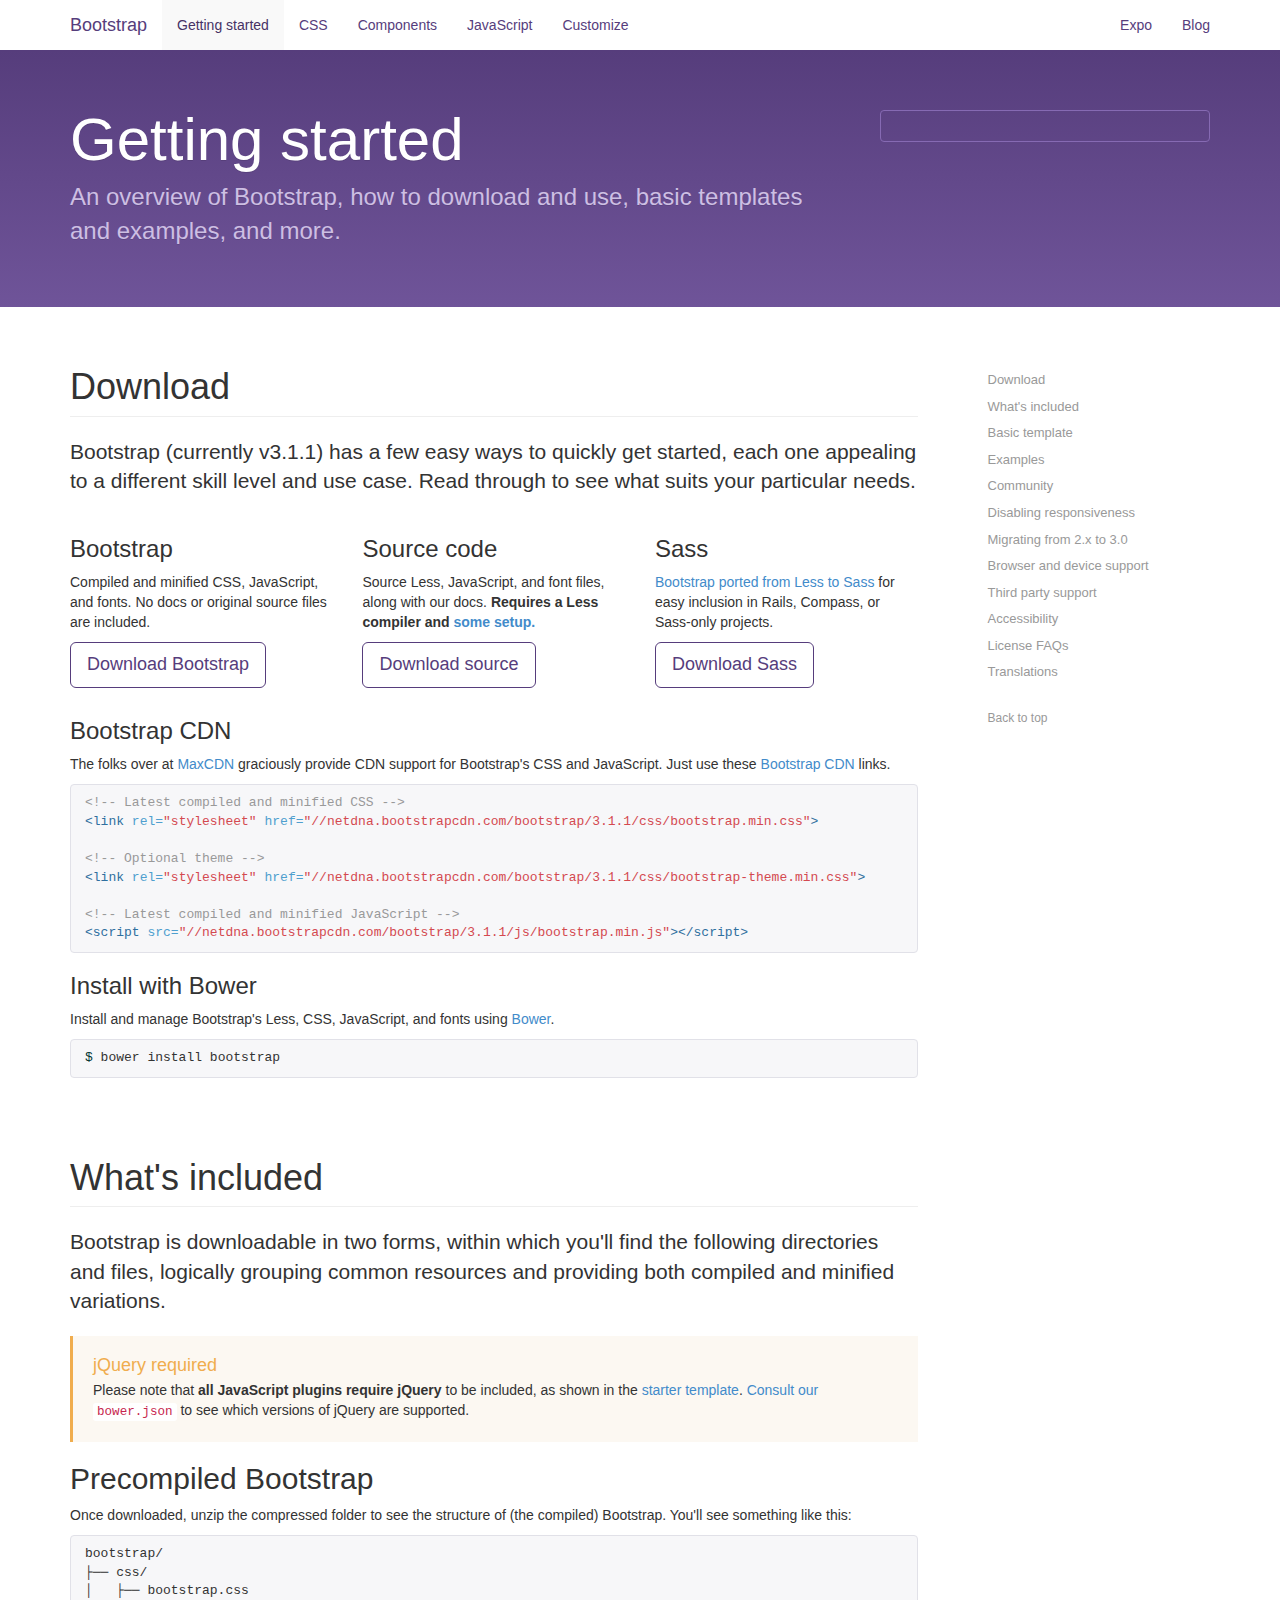
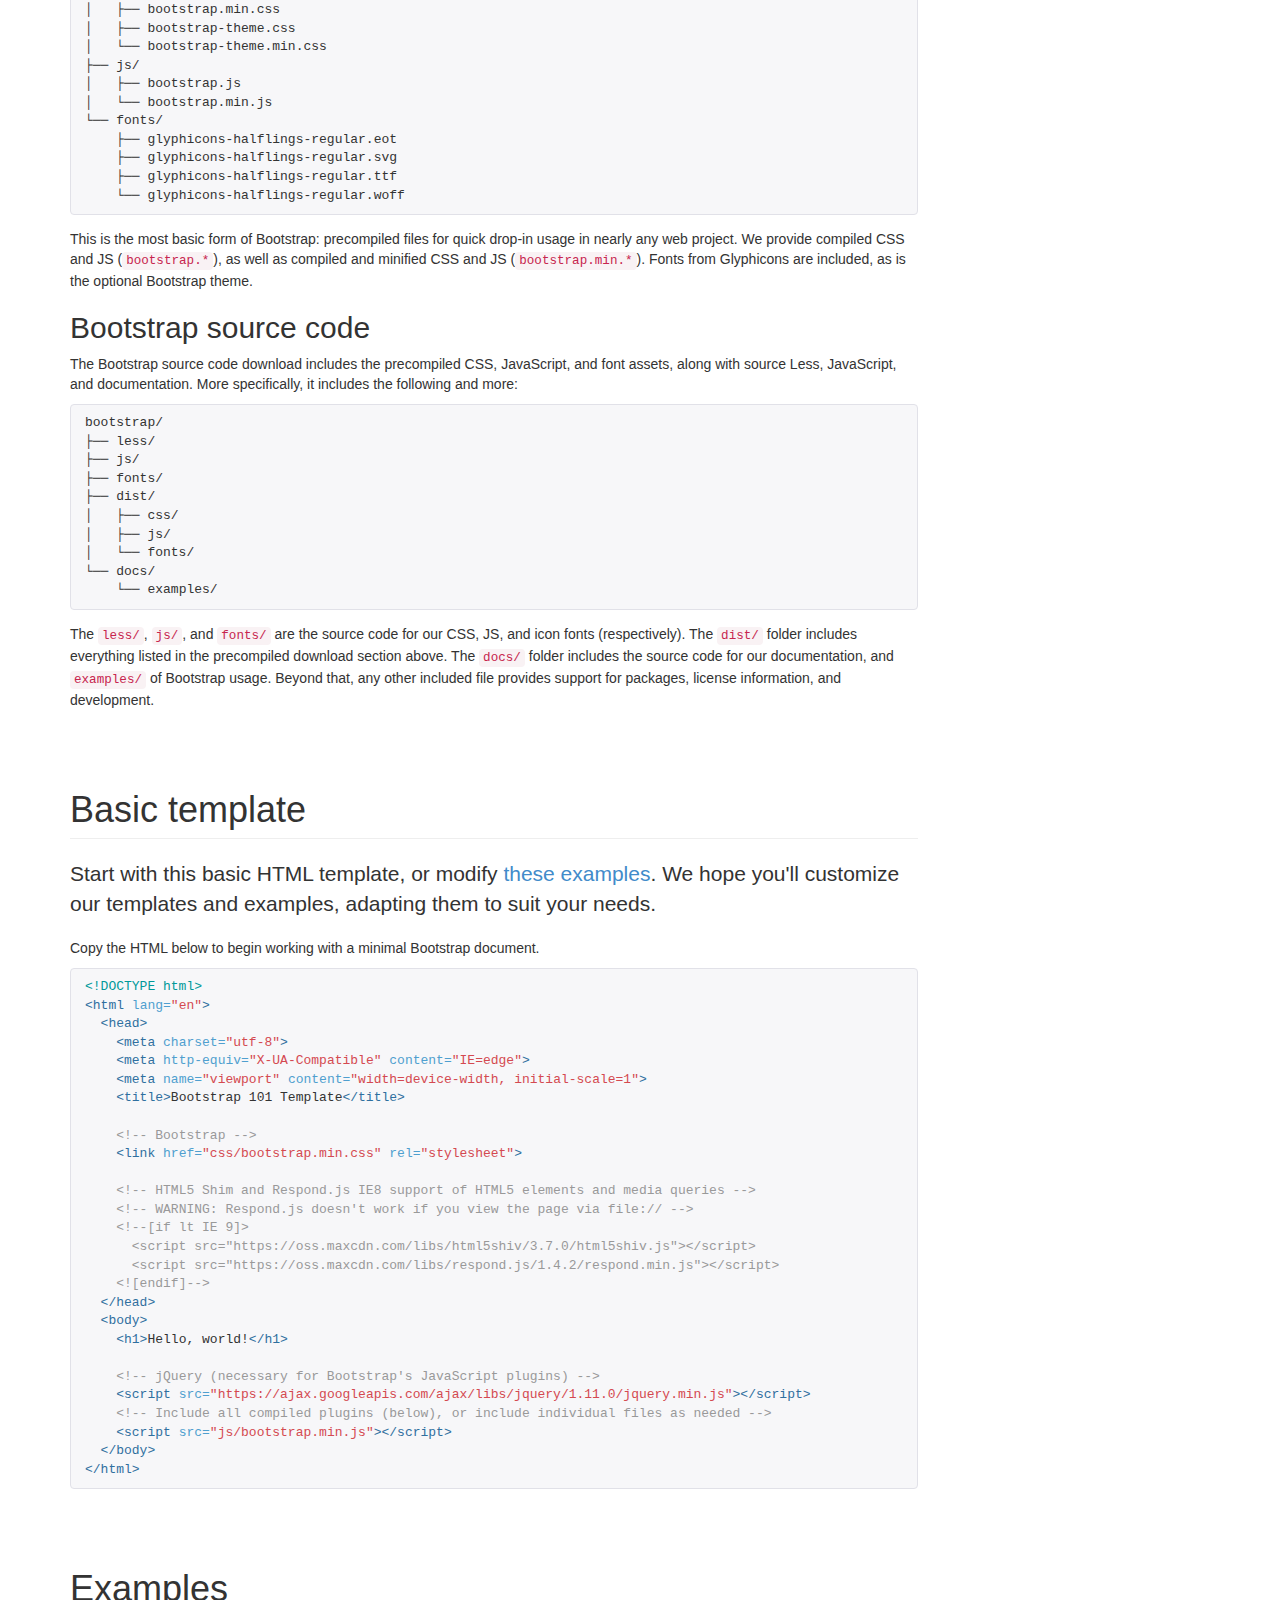
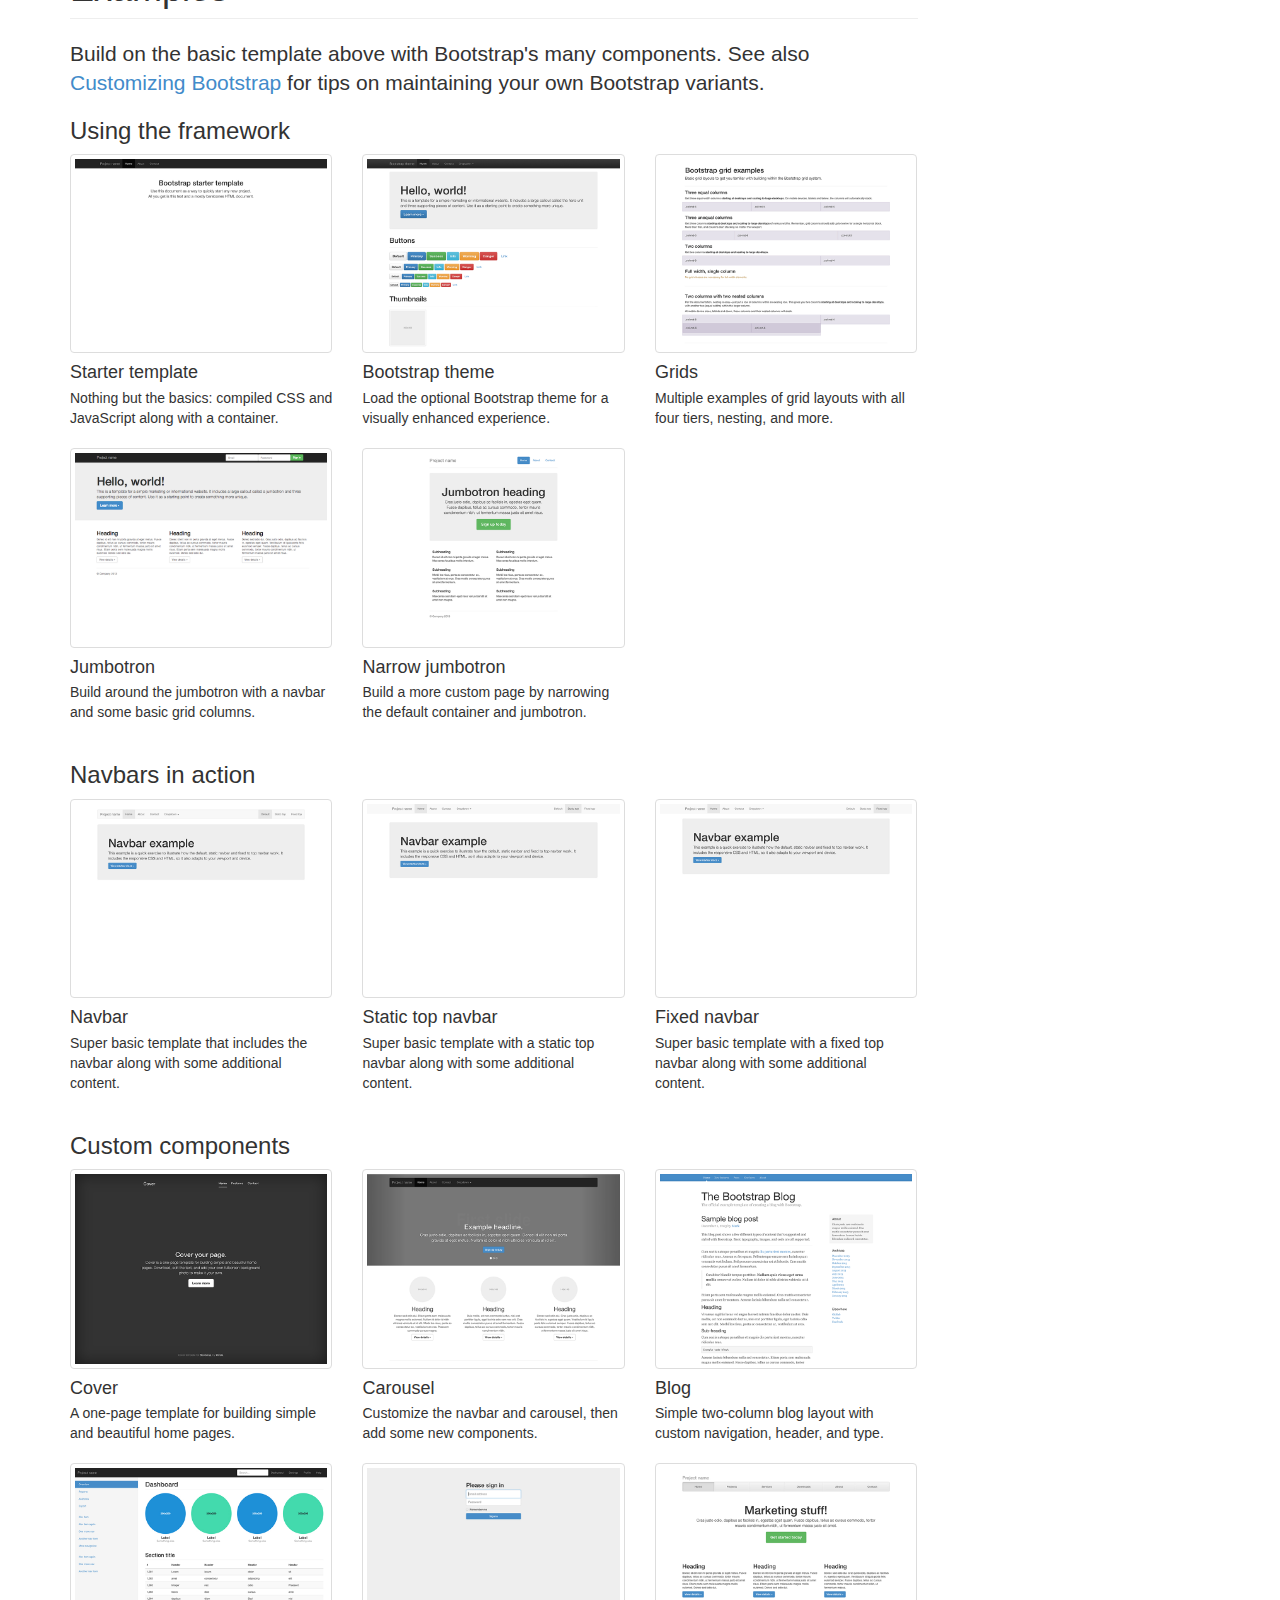
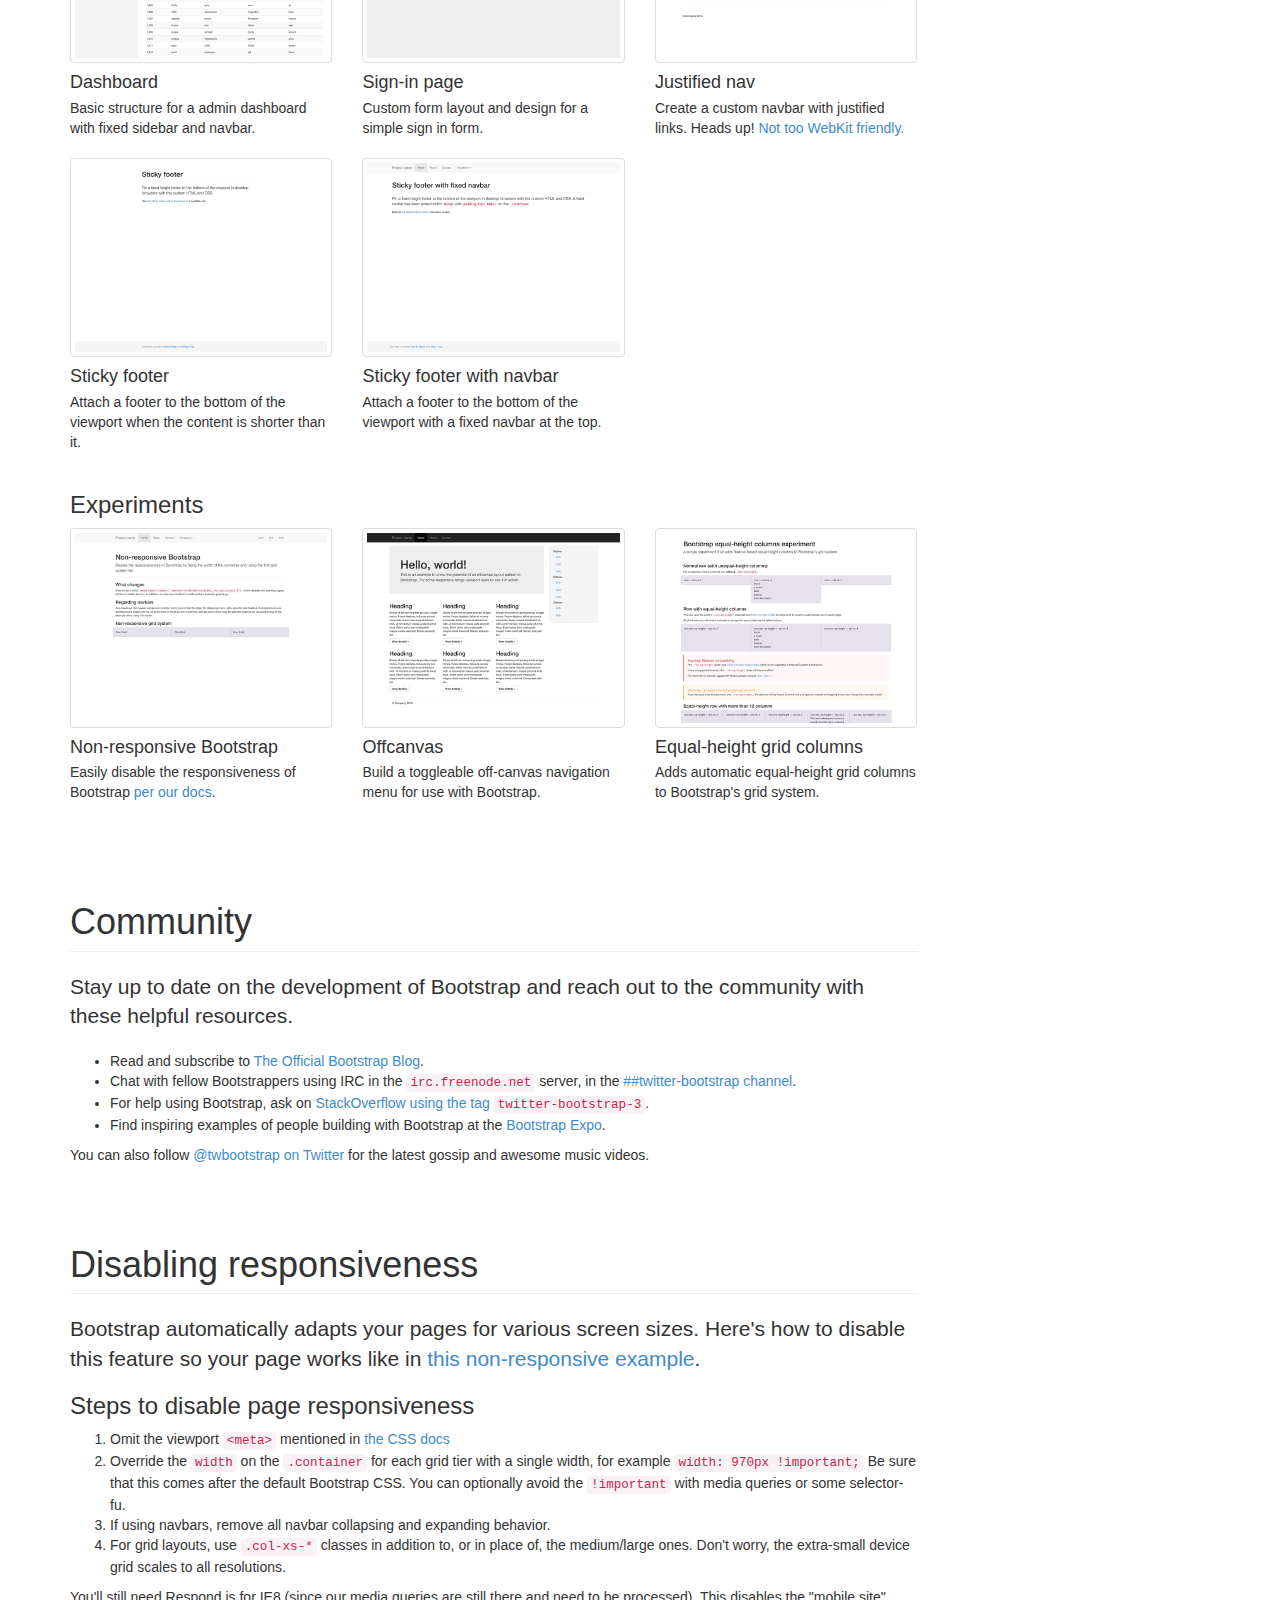
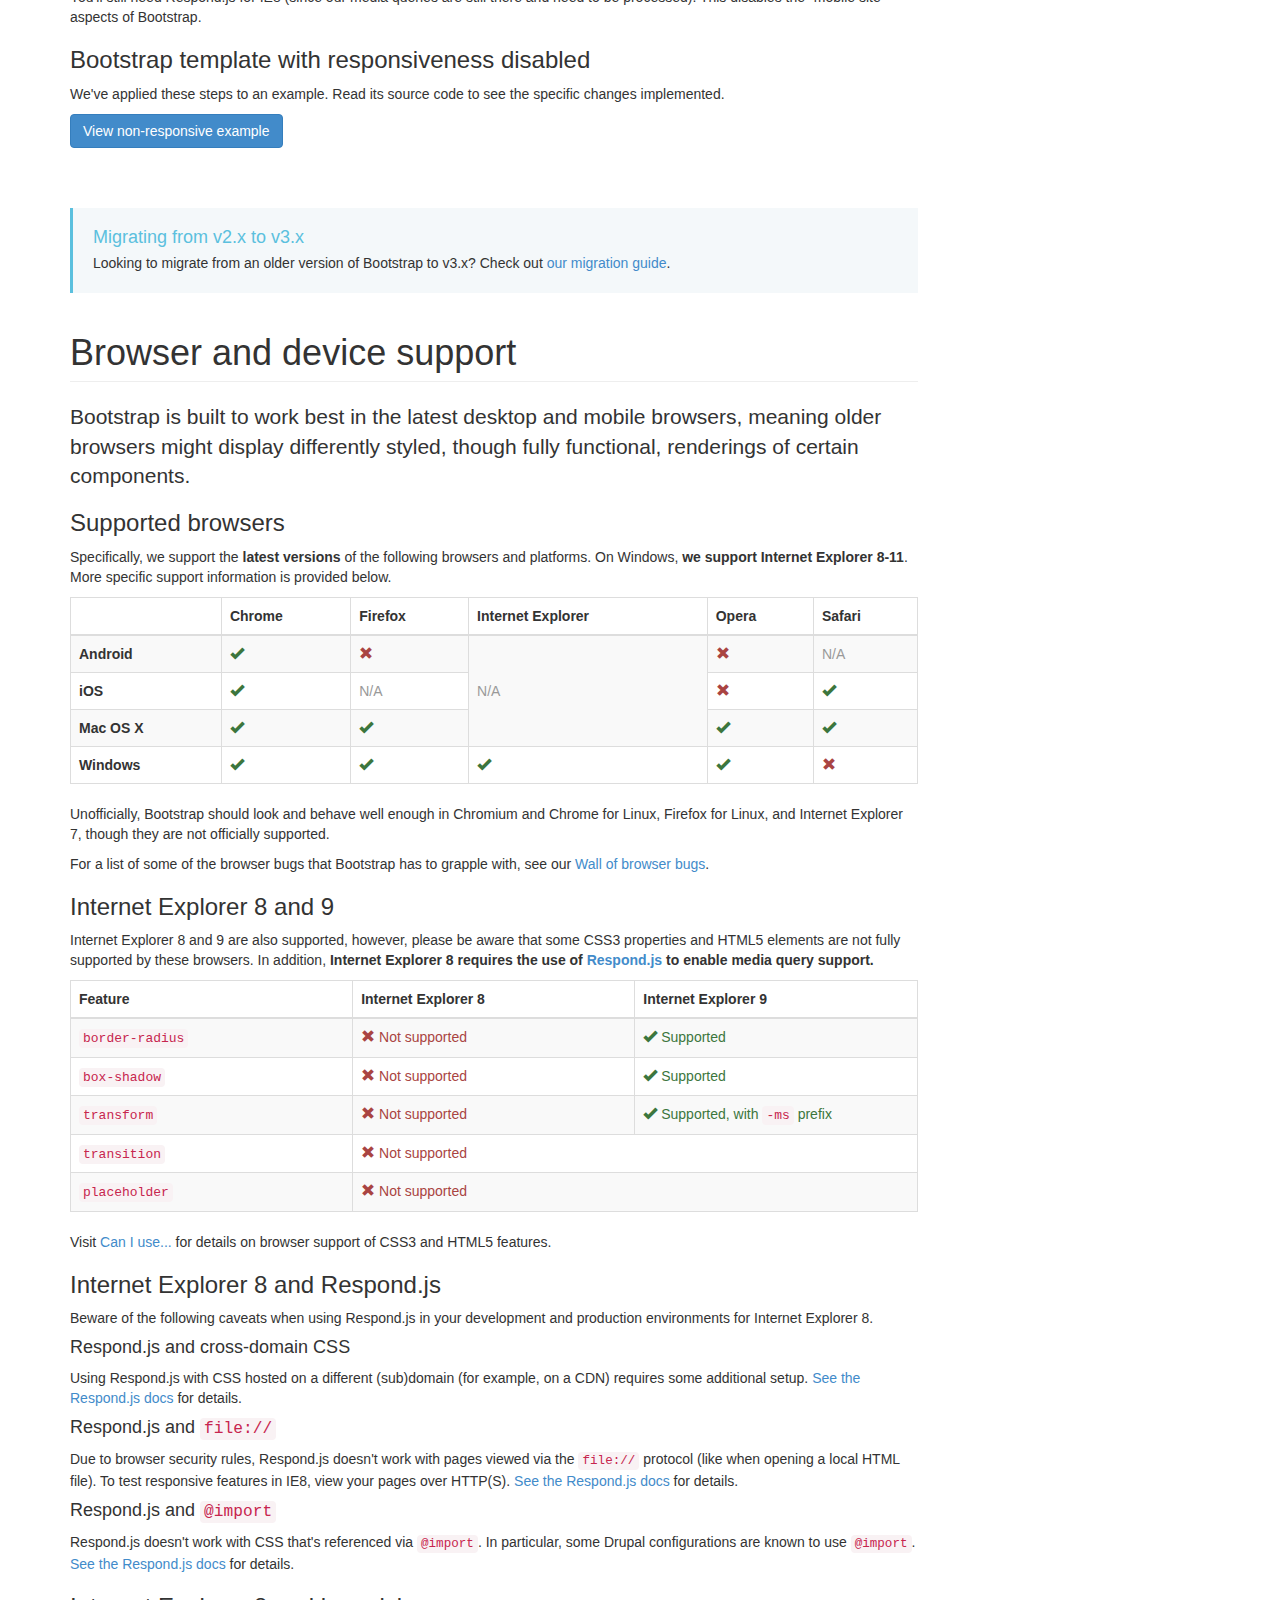
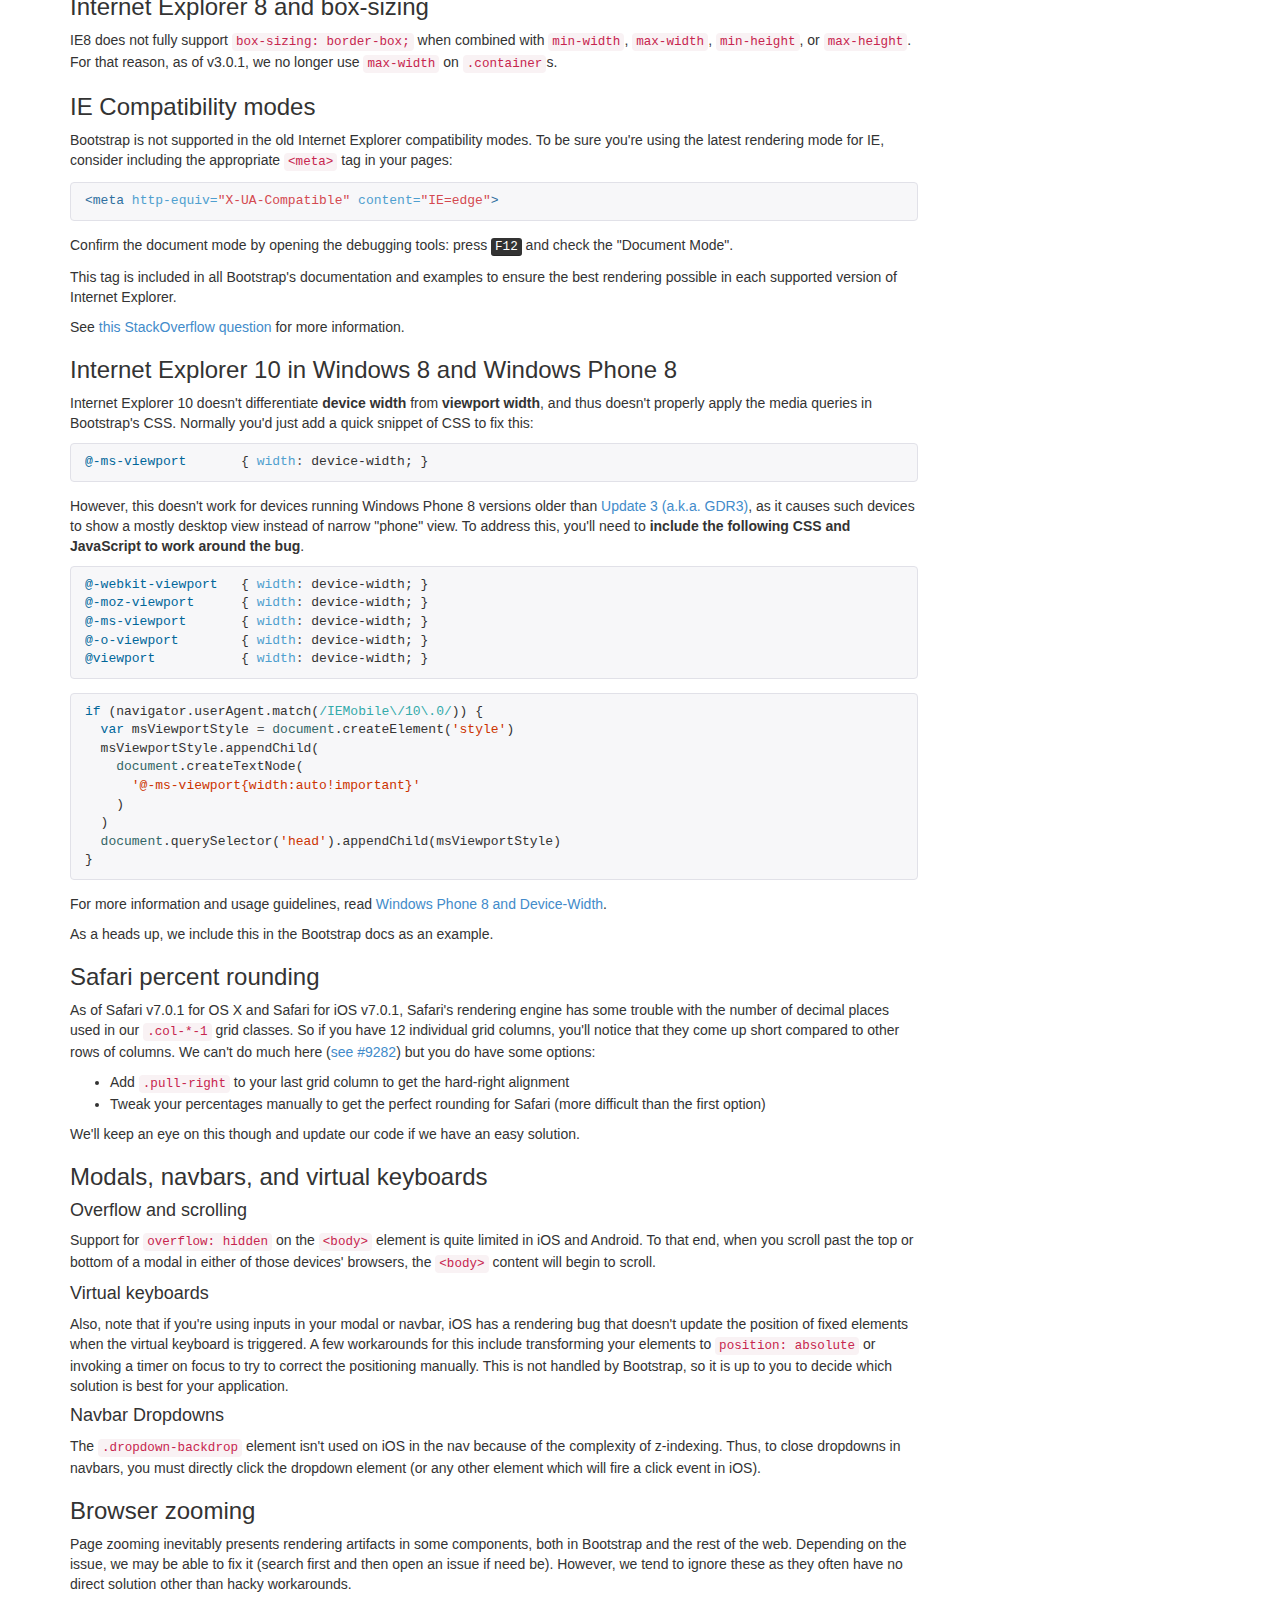
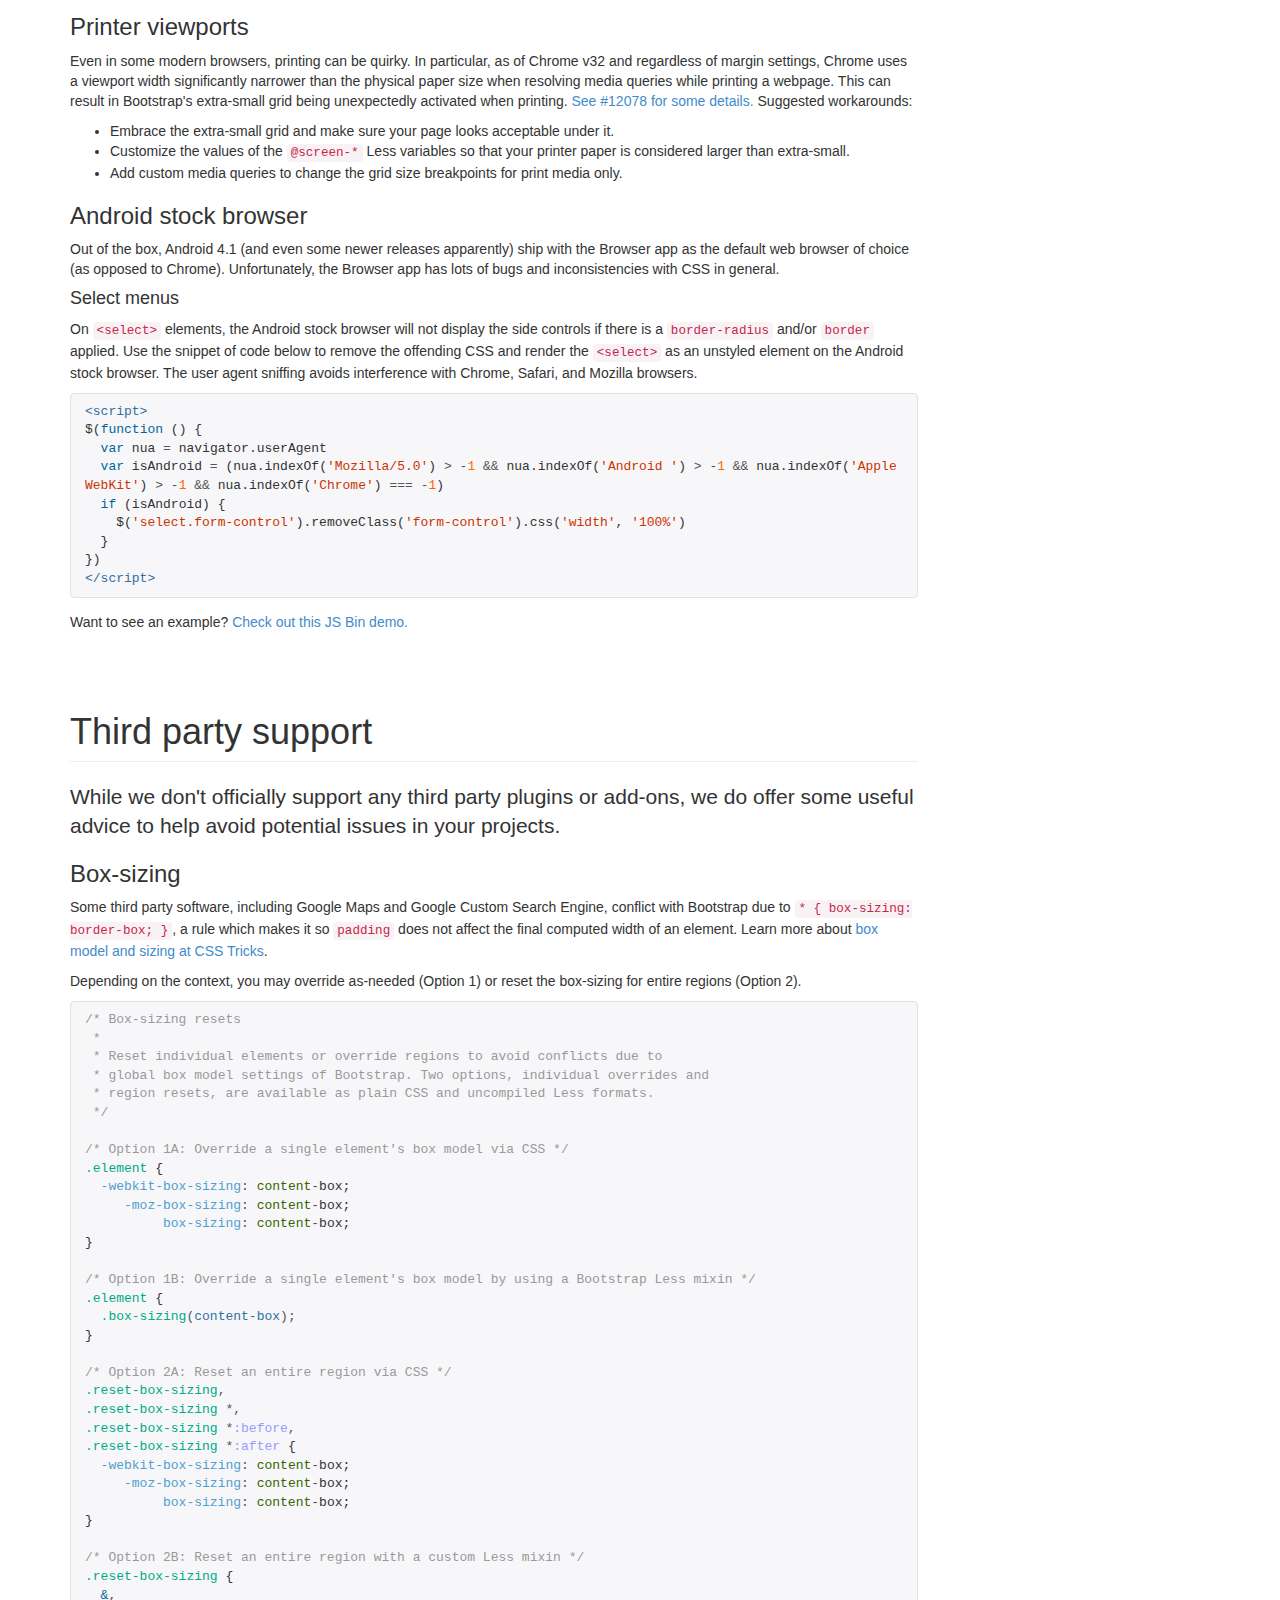
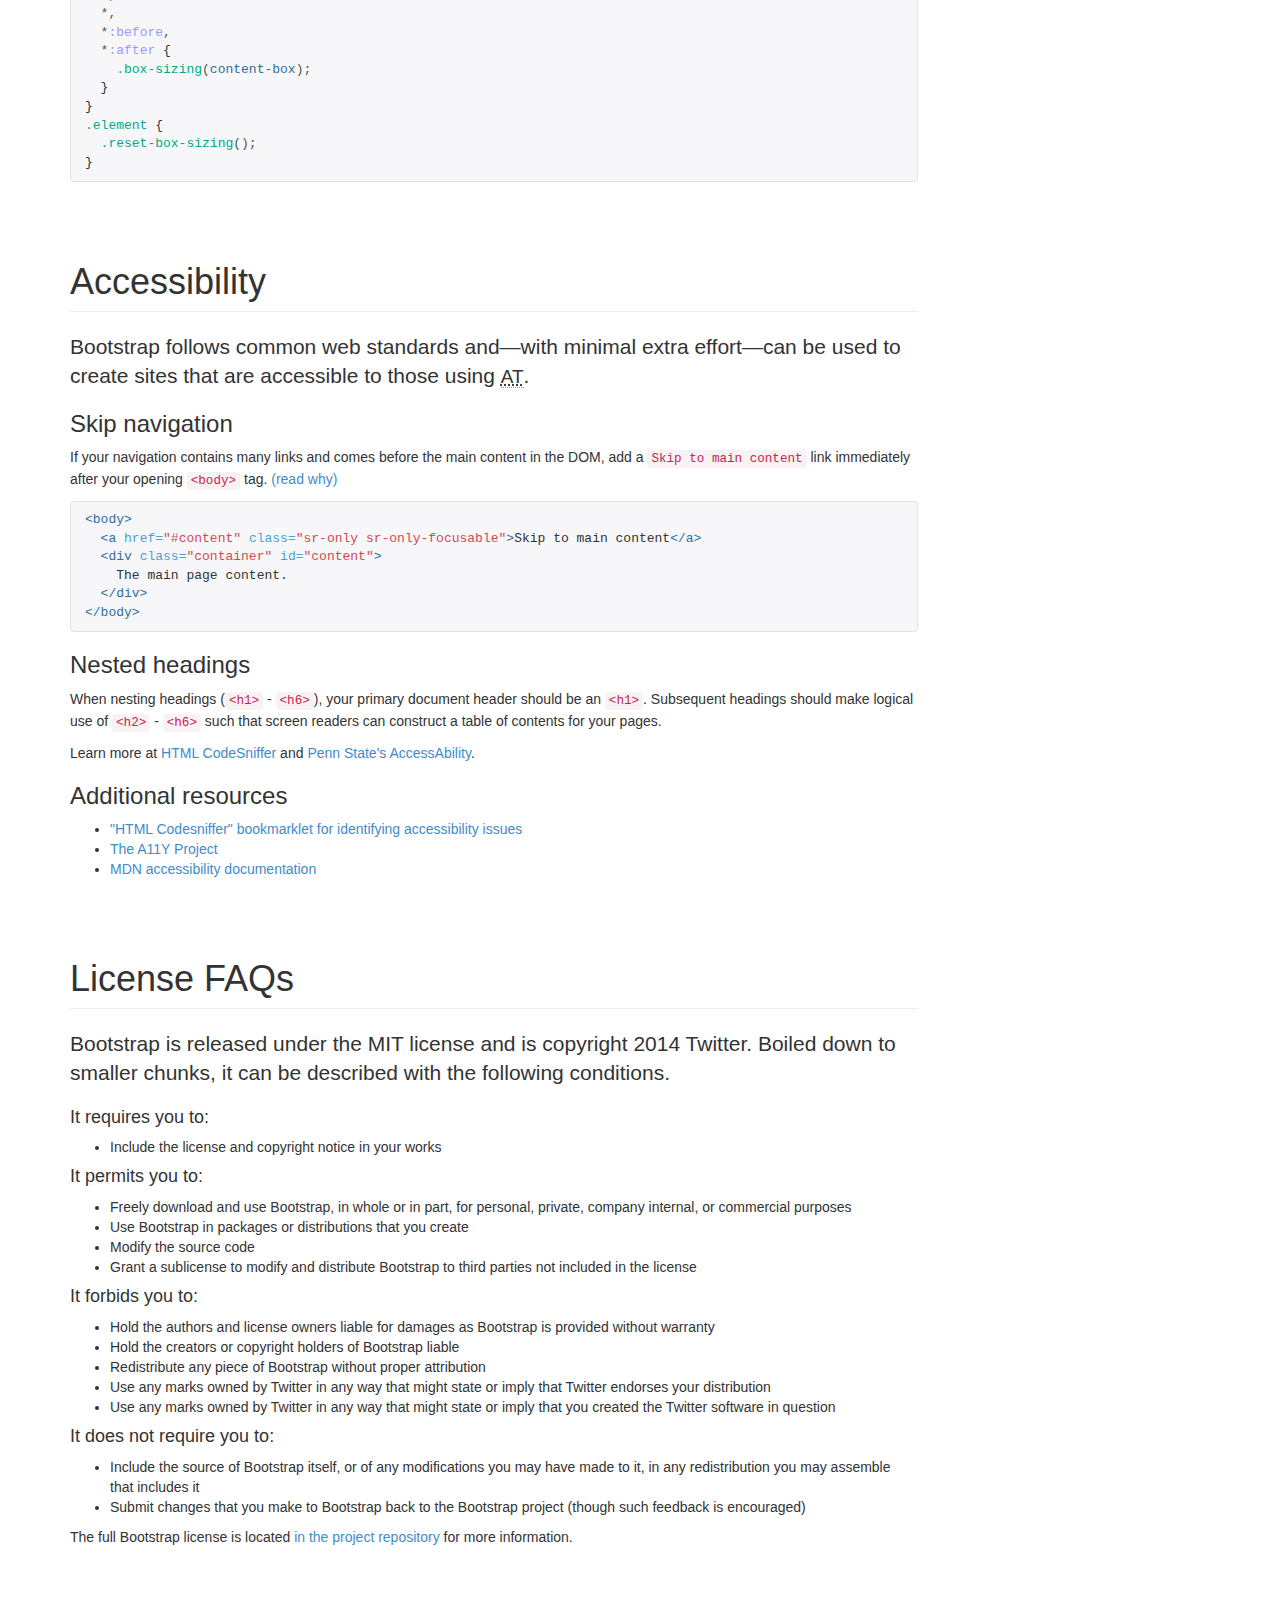
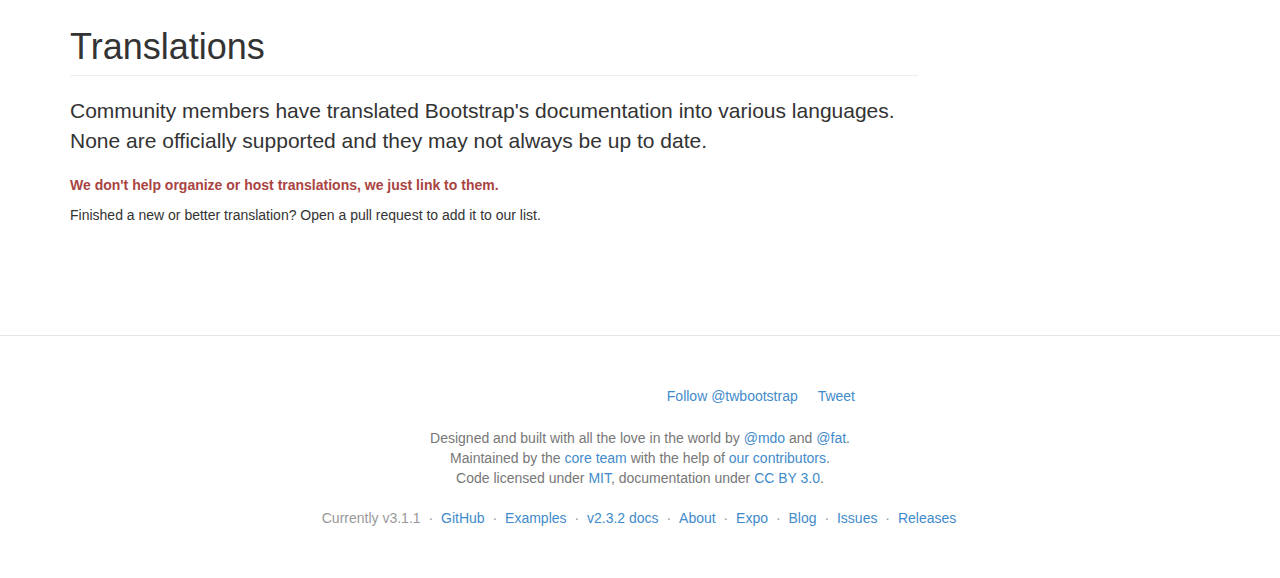
<file: bootstrap/build/getting-started/index.html>
<!DOCTYPE html>
<html lang="en">
  <head>
    <!-- Meta, title, CSS, favicons, etc. -->
    <meta charset="utf-8">
<meta http-equiv="X-UA-Compatible" content="IE=edge">
<meta name="viewport" content="width=device-width, initial-scale=1">
<meta name="description" content="Bootstrap, a sleek, intuitive, and powerful mobile first front-end framework for faster and easier web development.">
<meta name="keywords" content="HTML, CSS, JS, JavaScript, framework, bootstrap, front-end, frontend, web development">
<meta name="author" content="Mark Otto, Jacob Thornton, and Bootstrap contributors">

<title>
  
    Getting started &middot; Bootstrap
  
</title>

<!-- Bootstrap core CSS -->
<link href="../dist/css/bootstrap.min.css" rel="stylesheet">

<!-- Documentation extras -->
<link href="../assets/css/docs.min.css" rel="stylesheet">
<!--[if lt IE 9]><script src="../assets/js/ie8-responsive-file-warning.js"></script><![endif]-->

<!-- HTML5 shim and Respond.js IE8 support of HTML5 elements and media queries -->
<!--[if lt IE 9]>
  <script src="https://oss.maxcdn.com/libs/html5shiv/3.7.0/html5shiv.js"></script>
  <script src="https://oss.maxcdn.com/libs/respond.js/1.4.2/respond.min.js"></script>
<![endif]-->

<!-- Favicons -->
<link rel="apple-touch-icon-precomposed" sizes="144x144" href="../assets/ico/apple-touch-icon-144-precomposed.png">
                               <link rel="icon" href="../assets/ico/favicon.ico">

<script>
  (function(i,s,o,g,r,a,m){i['GoogleAnalyticsObject']=r;i[r]=i[r]||function(){
  (i[r].q=i[r].q||[]).push(arguments)},i[r].l=1*new Date();a=s.createElement(o),
  m=s.getElementsByTagName(o)[0];a.async=1;a.src=g;m.parentNode.insertBefore(a,m)
  })(window,document,'script','//www.google-analytics.com/analytics.js','ga');

  ga('create', 'UA-146052-10', 'getbootstrap.com');
  ga('send', 'pageview');

</script>

  </head>
  <body>
    <a class="sr-only sr-only-focusable" href="#content">Skip to main content</a>

    <!-- Docs master nav -->
    <header class="navbar navbar-static-top bs-docs-nav" id="top" role="banner">
  <div class="container">
    <div class="navbar-header">
      <button class="navbar-toggle" type="button" data-toggle="collapse" data-target=".bs-navbar-collapse">
        <span class="sr-only">Toggle navigation</span>
        <span class="icon-bar"></span>
        <span class="icon-bar"></span>
        <span class="icon-bar"></span>
      </button>
      <a href="../" class="navbar-brand">Bootstrap</a>
    </div>
    <nav class="collapse navbar-collapse bs-navbar-collapse" role="navigation">
      <ul class="nav navbar-nav">
        <li class="active">
          <a href="../getting-started">Getting started</a>
        </li>
        <li>
          <a href="../css">CSS</a>
        </li>
        <li>
          <a href="../components">Components</a>
        </li>
        <li>
          <a href="../javascript">JavaScript</a>
        </li>
        <li>
          <a href="../customize">Customize</a>
        </li>
      </ul>
      <ul class="nav navbar-nav navbar-right">
        <li><a href="http://expo.getbootstrap.com" onclick="ga('send', 'event', 'Navbar', 'Community links', 'Expo');">Expo</a></li>
        <li><a href="http://blog.getbootstrap.com" onclick="ga('send', 'event', 'Navbar', 'Community links', 'Blog');">Blog</a></li>
      </ul>
    </nav>
  </div>
</header>


    <!-- Docs page layout -->
    <div class="bs-docs-header" id="content">
      <div class="container">
        <h1>Getting started</h1>
        <p>An overview of Bootstrap, how to download and use, basic templates and examples, and more.</p>
        <div id="carbonads-container"><div class="carbonad"><div id="azcarbon"></div><script>var z = document.createElement("script"); z.async = true; z.src = "http://engine.carbonads.com/z/32341/azcarbon_2_1_0_HORIZ"; var s = document.getElementsByTagName("script")[0]; s.parentNode.insertBefore(z, s);</script></div></div>

      </div>
    </div>

    <div class="container bs-docs-container">

      <div class="row">
        <div class="col-md-9" role="main">
          <div class="bs-docs-section">
  <h1 id="download" class="page-header">Download</h1>

  <p class="lead">Bootstrap (currently v3.1.1) has a few easy ways to quickly get started, each one appealing to a different skill level and use case. Read through to see what suits your particular needs.</p>

  <div class="row bs-downloads">
    <div class="col-sm-4">
      <h3 id="download-bootstrap">Bootstrap</h3>
      <p>Compiled and minified CSS, JavaScript, and fonts. No docs or original source files are included.</p>
      <p>
        <a href="https://github.com/twbs/bootstrap/releases/download/v3.1.1/bootstrap-3.1.1-dist.zip" class="btn btn-lg btn-outline" role="button" onclick="ga('send', 'event', 'Getting started', 'Download', 'Download compiled');">Download Bootstrap</a>
      </p>
    </div>
    <div class="col-sm-4">
      <h3 id="download-source">Source code</h3>
      <p>Source Less, JavaScript, and font files, along with our docs. <strong>Requires a Less compiler and <a href="https://github.com/twbs/bootstrap#compiling-css-and-javascript">some setup.</a></strong></p>
      <p>
        <a href="https://github.com/twbs/bootstrap/archive/v3.1.1.zip" class="btn btn-lg btn-outline" role="button" onclick="ga('send', 'event', 'Getting started', 'Download', 'Download source');">Download source</a>
      </p>
    </div>
    <div class="col-sm-4">
      <h3 id="download-sass">Sass</h3>
      <p><a href="https://github.com/twbs/bootstrap-sass">Bootstrap ported from Less to Sass</a> for easy inclusion in Rails, Compass, or Sass-only projects.</p>
      <p>
        <a href="https://github.com/twbs/bootstrap-sass/archive/v3.1.1.tar.gz" class="btn btn-lg btn-outline" role="button" onclick="ga('send', 'event', 'Getting started', 'Download', 'Download Sass');">Download Sass</a>
      </p>
    </div>
  </div>

  <h3 id="download-cdn">Bootstrap CDN</h3>
  <p>The folks over at <a href="http://www.maxcdn.com/">MaxCDN</a> graciously provide CDN support for Bootstrap's CSS and JavaScript. Just use these <a href="http://www.bootstrapcdn.com/">Bootstrap CDN</a> links.</p>
<div class="highlight"><pre><code class="html"><span class="c">&lt;!-- Latest compiled and minified CSS --&gt;</span>
<span class="nt">&lt;link</span> <span class="na">rel=</span><span class="s">&quot;stylesheet&quot;</span> <span class="na">href=</span><span class="s">&quot;//netdna.bootstrapcdn.com/bootstrap/3.1.1/css/bootstrap.min.css&quot;</span><span class="nt">&gt;</span>

<span class="c">&lt;!-- Optional theme --&gt;</span>
<span class="nt">&lt;link</span> <span class="na">rel=</span><span class="s">&quot;stylesheet&quot;</span> <span class="na">href=</span><span class="s">&quot;//netdna.bootstrapcdn.com/bootstrap/3.1.1/css/bootstrap-theme.min.css&quot;</span><span class="nt">&gt;</span>

<span class="c">&lt;!-- Latest compiled and minified JavaScript --&gt;</span>
<span class="nt">&lt;script </span><span class="na">src=</span><span class="s">&quot;//netdna.bootstrapcdn.com/bootstrap/3.1.1/js/bootstrap.min.js&quot;</span><span class="nt">&gt;&lt;/script&gt;</span>
</code></pre>
</div>


  <h3 id="download-bower">Install with Bower</h3>
  <p>Install and manage Bootstrap's Less, CSS, JavaScript, and fonts using <a href="http://bower.io">Bower</a>.</p>
  <div class="highlight"><pre><code class="bash"><span class="nv">$ </span>bower install bootstrap
</code></pre>
</div>

</div>

<div class="bs-docs-section">
  <h1 id="whats-included" class="page-header">What's included</h1>

  <p class="lead">Bootstrap is downloadable in two forms, within which you'll find the following directories and files, logically grouping common resources and providing both compiled and minified variations.</p>

  <div class="bs-callout bs-callout-warning" id="jquery-required">
    <h4>jQuery required</h4>
    <p>Please note that <strong>all JavaScript plugins require jQuery</strong> to be included, as shown in the <a href="#template">starter template</a>. <a href="https://github.com/twbs/bootstrap/blob/v3.1.1/bower.json">Consult our <code>bower.json</code></a> to see which versions of jQuery are supported.</p>
  </div>

  <h2 id="whats-included-precompiled">Precompiled Bootstrap</h2>
  <p>Once downloaded, unzip the compressed folder to see the structure of (the compiled) Bootstrap. You'll see something like this:</p>
<!-- NOTE: This info is intentionally duplicated in the README.
Copy any changes made here over to the README too. -->
<div class="highlight"><pre><code class="bash">bootstrap/
├── css/
│   ├── bootstrap.css
│   ├── bootstrap.min.css
│   ├── bootstrap-theme.css
│   └── bootstrap-theme.min.css
├── js/
│   ├── bootstrap.js
│   └── bootstrap.min.js
└── fonts/
    ├── glyphicons-halflings-regular.eot
    ├── glyphicons-halflings-regular.svg
    ├── glyphicons-halflings-regular.ttf
    └── glyphicons-halflings-regular.woff
</code></pre>
</div>


  <p>This is the most basic form of Bootstrap: precompiled files for quick drop-in usage in nearly any web project. We provide compiled CSS and JS (<code>bootstrap.*</code>), as well as compiled and minified CSS and JS (<code>bootstrap.min.*</code>). Fonts from Glyphicons are included, as is the optional Bootstrap theme.</p>

  <h2 id="whats-included-source">Bootstrap source code</h2>
  <p>The Bootstrap source code download includes the precompiled CSS, JavaScript, and font assets, along with source Less, JavaScript, and documentation. More specifically, it includes the following and more:</p>
<div class="highlight"><pre><code class="bash">bootstrap/
├── less/
├── js/
├── fonts/
├── dist/
│   ├── css/
│   ├── js/
│   └── fonts/
└── docs/
    └── examples/
</code></pre>
</div>

  <p>The <code>less/</code>, <code>js/</code>, and <code>fonts/</code> are the source code for our CSS, JS, and icon fonts (respectively). The <code>dist/</code> folder includes everything listed in the precompiled download section above. The <code>docs/</code> folder includes the source code for our documentation, and <code>examples/</code> of Bootstrap usage. Beyond that, any other included file provides support for packages, license information, and development.</p>
</div>

<div class="bs-docs-section">
  <h1 id="template" class="page-header">Basic template</h1>

  <p class="lead">Start with this basic HTML template, or modify <a href="#examples">these examples</a>. We hope you'll customize our templates and examples, adapting them to suit your needs.</p>

  <p>Copy the HTML below to begin working with a minimal Bootstrap document.</p>
<div class="highlight"><pre><code class="html"><span class="cp">&lt;!DOCTYPE html&gt;</span>
<span class="nt">&lt;html</span> <span class="na">lang=</span><span class="s">&quot;en&quot;</span><span class="nt">&gt;</span>
  <span class="nt">&lt;head&gt;</span>
    <span class="nt">&lt;meta</span> <span class="na">charset=</span><span class="s">&quot;utf-8&quot;</span><span class="nt">&gt;</span>
    <span class="nt">&lt;meta</span> <span class="na">http-equiv=</span><span class="s">&quot;X-UA-Compatible&quot;</span> <span class="na">content=</span><span class="s">&quot;IE=edge&quot;</span><span class="nt">&gt;</span>
    <span class="nt">&lt;meta</span> <span class="na">name=</span><span class="s">&quot;viewport&quot;</span> <span class="na">content=</span><span class="s">&quot;width=device-width, initial-scale=1&quot;</span><span class="nt">&gt;</span>
    <span class="nt">&lt;title&gt;</span>Bootstrap 101 Template<span class="nt">&lt;/title&gt;</span>

    <span class="c">&lt;!-- Bootstrap --&gt;</span>
    <span class="nt">&lt;link</span> <span class="na">href=</span><span class="s">&quot;css/bootstrap.min.css&quot;</span> <span class="na">rel=</span><span class="s">&quot;stylesheet&quot;</span><span class="nt">&gt;</span>

    <span class="c">&lt;!-- HTML5 Shim and Respond.js IE8 support of HTML5 elements and media queries --&gt;</span>
    <span class="c">&lt;!-- WARNING: Respond.js doesn&#39;t work if you view the page via file:// --&gt;</span>
    <span class="c">&lt;!--[if lt IE 9]&gt;</span>
<span class="c">      &lt;script src=&quot;https://oss.maxcdn.com/libs/html5shiv/3.7.0/html5shiv.js&quot;&gt;&lt;/script&gt;</span>
<span class="c">      &lt;script src=&quot;https://oss.maxcdn.com/libs/respond.js/1.4.2/respond.min.js&quot;&gt;&lt;/script&gt;</span>
<span class="c">    &lt;![endif]--&gt;</span>
  <span class="nt">&lt;/head&gt;</span>
  <span class="nt">&lt;body&gt;</span>
    <span class="nt">&lt;h1&gt;</span>Hello, world!<span class="nt">&lt;/h1&gt;</span>

    <span class="c">&lt;!-- jQuery (necessary for Bootstrap&#39;s JavaScript plugins) --&gt;</span>
    <span class="nt">&lt;script </span><span class="na">src=</span><span class="s">&quot;https://ajax.googleapis.com/ajax/libs/jquery/1.11.0/jquery.min.js&quot;</span><span class="nt">&gt;&lt;/script&gt;</span>
    <span class="c">&lt;!-- Include all compiled plugins (below), or include individual files as needed --&gt;</span>
    <span class="nt">&lt;script </span><span class="na">src=</span><span class="s">&quot;js/bootstrap.min.js&quot;</span><span class="nt">&gt;&lt;/script&gt;</span>
  <span class="nt">&lt;/body&gt;</span>
<span class="nt">&lt;/html&gt;</span>
</code></pre>
</div>

</div>

<div class="bs-docs-section">
  <h1 id="examples" class="page-header">Examples</h1>

  <p class="lead">Build on the basic template above with Bootstrap's many components. See also <a href="#customizing">Customizing Bootstrap</a> for tips on maintaining your own Bootstrap variants.</p>

  <h3 id="examples-framework">Using the framework</h3>
  <div class="row bs-examples">
    <div class="col-xs-6 col-md-4">
      <a class="thumbnail" href="../examples/starter-template/">
        <img src="../examples/screenshots/starter-template.jpg" alt="">
      </a>
      <h4>Starter template</h4>
      <p>Nothing but the basics: compiled CSS and JavaScript along with a container.</p>
    </div>
    <div class="col-xs-6 col-md-4">
      <a class="thumbnail" href="../examples/theme/">
        <img src="../examples/screenshots/theme.jpg" alt="">
      </a>
      <h4>Bootstrap theme</h4>
      <p>Load the optional Bootstrap theme for a visually enhanced experience.</p>
    </div>
    <div class="clearfix visible-xs"></div>

    <div class="col-xs-6 col-md-4">
      <a class="thumbnail" href="../examples/grid/">
        <img src="../examples/screenshots/grid.jpg" alt="">
      </a>
      <h4>Grids</h4>
      <p>Multiple examples of grid layouts with all four tiers, nesting, and more.</p>
    </div>
    <div class="col-xs-6 col-md-4">
      <a class="thumbnail" href="../examples/jumbotron/">
        <img src="../examples/screenshots/jumbotron.jpg" alt="">
      </a>
      <h4>Jumbotron</h4>
      <p>Build around the jumbotron with a navbar and some basic grid columns.</p>
    </div>
    <div class="clearfix visible-xs"></div>

    <div class="col-xs-6 col-md-4">
      <a class="thumbnail" href="../examples/jumbotron-narrow/">
        <img src="../examples/screenshots/jumbotron-narrow.jpg" alt="">
      </a>
      <h4>Narrow jumbotron</h4>
      <p>Build a more custom page by narrowing the default container and jumbotron.</p>
    </div>
  </div>

  <h3 id="examples-navbars">Navbars in action</h3>
  <div class="row bs-examples">
    <div class="col-xs-6 col-md-4">
      <a class="thumbnail" href="../examples/navbar/">
        <img src="../examples/screenshots/navbar.jpg" alt="">
      </a>
      <h4>Navbar</h4>
      <p>Super basic template that includes the navbar along with some additional content.</p>
    </div>
    <div class="col-xs-6 col-md-4">
      <a class="thumbnail" href="../examples/navbar-static-top/">
        <img src="../examples/screenshots/navbar-static.jpg" alt="">
      </a>
      <h4>Static top navbar</h4>
      <p>Super basic template with a static top navbar along with some additional content.</p>
    </div>
    <div class="clearfix visible-xs"></div>

    <div class="col-xs-6 col-md-4">
      <a class="thumbnail" href="../examples/navbar-fixed-top/">
        <img src="../examples/screenshots/navbar-fixed.jpg" alt="">
      </a>
      <h4>Fixed navbar</h4>
      <p>Super basic template with a fixed top navbar along with some additional content.</p>
    </div>
  </div>

  <h3 id="examples-custom">Custom components</h3>
  <div class="row bs-examples">
    <div class="col-xs-6 col-md-4">
      <a class="thumbnail" href="../examples/cover/">
        <img src="../examples/screenshots/cover.jpg" alt="">
      </a>
      <h4>Cover</h4>
      <p>A one-page template for building simple and beautiful home pages.</p>
    </div>
    <div class="col-xs-6 col-md-4">
      <a class="thumbnail" href="../examples/carousel/">
        <img src="../examples/screenshots/carousel.jpg" alt="">
      </a>
      <h4>Carousel</h4>
      <p>Customize the navbar and carousel, then add some new components.</p>
    </div>
    <div class="clearfix visible-xs"></div>

    <div class="col-xs-6 col-md-4">
      <a class="thumbnail" href="../examples/blog/">
        <img src="../examples/screenshots/blog.jpg" alt="">
      </a>
      <h4>Blog</h4>
      <p>Simple two-column blog layout with custom navigation, header, and type.</p>
    </div>
    <div class="col-xs-6 col-md-4">
      <a class="thumbnail" href="../examples/dashboard/">
        <img src="../examples/screenshots/dashboard.jpg" alt="">
      </a>
      <h4>Dashboard</h4>
      <p>Basic structure for a admin dashboard with fixed sidebar and navbar.</p>
    </div>
    <div class="clearfix visible-xs"></div>

    <div class="col-xs-6 col-md-4">
      <a class="thumbnail" href="../examples/signin/">
        <img src="../examples/screenshots/sign-in.jpg" alt="">
      </a>
      <h4>Sign-in page</h4>
      <p>Custom form layout and design for a simple sign in form.</p>
    </div>
    <div class="col-xs-6 col-md-4">
      <a class="thumbnail" href="../examples/justified-nav/">
        <img src="../examples/screenshots/justified-nav.jpg" alt="">
      </a>
      <h4>Justified nav</h4>
      <p>Create a custom navbar with justified links. Heads up! <a href="../components/#nav-justified">Not too WebKit friendly.</a></p>
    </div>
    <div class="clearfix visible-xs"></div>

    <div class="col-xs-6 col-md-4">
      <a class="thumbnail" href="../examples/sticky-footer/">
        <img src="../examples/screenshots/sticky-footer.jpg" alt="">
      </a>
      <h4>Sticky footer</h4>
      <p>Attach a footer to the bottom of the viewport when the content is shorter than it.</p>
    </div>
    <div class="col-xs-6 col-md-4">
      <a class="thumbnail" href="../examples/sticky-footer-navbar/">
        <img src="../examples/screenshots/sticky-footer-navbar.jpg" alt="">
      </a>
      <h4>Sticky footer with navbar</h4>
      <p>Attach a footer to the bottom of the viewport with a fixed navbar at the top.</p>
    </div>
  </div>

  <h3 id="examples-experiments">Experiments</h3>
  <div class="row bs-examples">
    <div class="col-xs-6 col-md-4">
      <a class="thumbnail" href="../examples/non-responsive/">
        <img src="../examples/screenshots/non-responsive.jpg" alt="">
      </a>
      <h4>Non-responsive Bootstrap</h4>
      <p>Easily disable the responsiveness of Bootstrap <a href="#disable-responsive">per our docs</a>.</p>
    </div>
    <div class="col-xs-6 col-md-4">
      <a class="thumbnail" href="../examples/offcanvas/">
        <img src="../examples/screenshots/offcanvas.jpg" alt="">
      </a>
      <h4>Offcanvas</h4>
      <p>Build a toggleable off-canvas navigation menu for use with Bootstrap.</p>
    </div>
    <div class="col-xs-6 col-md-4">
      <a class="thumbnail" href="../examples/equal-height-columns/">
        <img src="../examples/screenshots/equal-height-columns.jpg" alt="">
      </a>
      <h4>Equal-height grid columns</h4>
      <p>Adds automatic equal-height grid columns to Bootstrap's grid system.</p>
    </div>
  </div>
</div>

<div class="bs-docs-section">
  <h1 id="community" class="page-header">Community</h1>

  <p class="lead">Stay up to date on the development of Bootstrap and reach out to the community with these helpful resources.</p>
  <ul>
    <li>Read and subscribe to <a href="http://blog.getbootstrap.com/">The Official Bootstrap Blog</a>.</li>
    <li>Chat with fellow Bootstrappers using IRC in the <code>irc.freenode.net</code> server, in the <a href="irc://irc.freenode.net/#twitter-bootstrap">##twitter-bootstrap channel</a>.</li>
    <li>For help using Bootstrap, ask on <a href="http://stackoverflow.com/questions/tagged/twitter-bootstrap-3">StackOverflow using the tag <code>twitter-bootstrap-3</code></a>.</li>
    <li>Find inspiring examples of people building with Bootstrap at the <a href="http://expo.getbootstrap.com">Bootstrap Expo</a>.</li>
  </ul>
  <p>You can also follow <a href="https://twitter.com/twbootstrap">@twbootstrap on Twitter</a> for the latest gossip and awesome music videos.</p>
</div>

<div class="bs-docs-section">
  <h1 id="disable-responsive" class="page-header">Disabling responsiveness</h1>

  <p class="lead">Bootstrap automatically adapts your pages for various screen sizes.
    Here's how to disable this feature so your page works like in <a href="../examples/non-responsive/">this non-responsive example</a>.</p>

  <h3>Steps to disable page responsiveness</h3>
  <ol>
    <li>Omit the viewport <code>&lt;meta&gt;</code> mentioned in <a href="../css/#overview-mobile">the CSS docs</a></li>
    <li>Override the <code>width</code> on the <code>.container</code> for each grid tier with a single width, for example <code>width: 970px !important;</code> Be sure that this comes after the default Bootstrap CSS. You can optionally avoid the <code>!important</code> with media queries or some selector-fu.</li>
    <li>If using navbars, remove all navbar collapsing and expanding behavior.</li>
    <li>For grid layouts, use <code>.col-xs-*</code> classes in addition to, or in place of, the medium/large ones. Don't worry, the extra-small device grid scales to all resolutions.</li>
  </ol>
  <p>You'll still need Respond.js for IE8 (since our media queries are still there and need to be processed).
    This disables the "mobile site" aspects of Bootstrap.</p>

  <h3>Bootstrap template with responsiveness disabled</h3>
  <p>We've applied these steps to an example. Read its source code to see the specific changes implemented.</p>
  <p>
    <a href="../examples/non-responsive/" class="btn btn-primary">View non-responsive example</a>
  </p>
</div>


<!-- Cross link to new migration page -->
<div class="bs-callout bs-callout-info" id="migration">
  <h4>Migrating from v2.x to v3.x</h4>
  <p>Looking to migrate from an older version of Bootstrap to v3.x? Check out <a href="../migration">our migration guide</a>.</p>
</div>

<div class="bs-docs-section">
  <h1 id="support" class="page-header">Browser and device support</h1>
  <p class="lead">Bootstrap is built to work best in the latest desktop and mobile browsers, meaning older browsers might display differently styled, though fully functional, renderings of certain components.</p>

  <h3 id="support-browsers">Supported browsers</h3>
  <p>Specifically, we support the <strong>latest versions</strong> of the following browsers and platforms. On Windows, <strong>we support Internet Explorer 8-11</strong>. More specific support information is provided below.</p>
  <div class="table-responsive">
    <table class="table table-bordered table-striped">
      <thead>
        <tr>
          <td></td>
          <th>Chrome</th>
          <th>Firefox</th>
          <th>Internet Explorer</th>
          <th>Opera</th>
          <th>Safari</th>
        </tr>
      </thead>
      <tbody>
        <tr>
          <th>Android</th>
          <td class="text-success"><span class="glyphicon glyphicon-ok"></span> <span class="sr-only">Supported</span></td>
          <td class="text-danger"><span class="glyphicon glyphicon-remove"></span> <span class="sr-only">Not Supported</span></td>
          <td class="text-muted" rowspan="3" style="vertical-align: middle;">N/A</td>
          <td class="text-danger"><span class="glyphicon glyphicon-remove"></span> <span class="sr-only">Not Supported</span></td>
          <td class="text-muted">N/A</td>
        </tr>
        <tr>
          <th>iOS</th>
          <td class="text-success"><span class="glyphicon glyphicon-ok"></span> <span class="sr-only">Supported</span></td>
          <td class="text-muted">N/A</td>
          <td class="text-danger"><span class="glyphicon glyphicon-remove"></span> <span class="sr-only">Not Supported</span></td>
          <td class="text-success"><span class="glyphicon glyphicon-ok"></span> <span class="sr-only">Supported</span></td>
        </tr>
        <tr>
          <th>Mac OS X</th>
          <td class="text-success"><span class="glyphicon glyphicon-ok"></span> <span class="sr-only">Supported</span></td>
          <td class="text-success"><span class="glyphicon glyphicon-ok"></span> <span class="sr-only">Supported</span></td>
          <td class="text-success"><span class="glyphicon glyphicon-ok"></span> <span class="sr-only">Supported</span></td>
          <td class="text-success"><span class="glyphicon glyphicon-ok"></span> <span class="sr-only">Supported</span></td>
        </tr>
        <tr>
          <th>Windows</th>
          <td class="text-success"><span class="glyphicon glyphicon-ok"></span> <span class="sr-only">Supported</span></td>
          <td class="text-success"><span class="glyphicon glyphicon-ok"></span> <span class="sr-only">Supported</span></td>
          <td class="text-success"><span class="glyphicon glyphicon-ok"></span> <span class="sr-only">Supported</span></td>
          <td class="text-success"><span class="glyphicon glyphicon-ok"></span> <span class="sr-only">Supported</span></td>
          <td class="text-danger"><span class="glyphicon glyphicon-remove"></span> <span class="sr-only">Not Supported</span></td>
        </tr>
      </tbody>
    </table>
  </div>
  <p>Unofficially, Bootstrap should look and behave well enough in Chromium and Chrome for Linux, Firefox for Linux, and Internet Explorer 7, though they are not officially supported.</p>
  <p>For a list of some of the browser bugs that Bootstrap has to grapple with, see our <a href="../browser-bugs/">Wall of browser bugs</a>.</p>

  <h3 id="support-ie8-ie9">Internet Explorer 8 and 9</h3>
  <p>Internet Explorer 8 and 9 are also supported, however, please be aware that some CSS3 properties and HTML5 elements are not fully supported by these browsers. In addition, <strong>Internet Explorer 8 requires the use of <a href="https://github.com/scottjehl/Respond">Respond.js</a> to enable media query support.</strong></p>
  <div class="table-responsive">
    <table class="table table-bordered table-striped">
      <thead>
        <tr>
          <th scope="col" class="col-xs-4">Feature</th>
          <th scope="col" class="col-xs-4">Internet Explorer 8</th>
          <th scope="col" class="col-xs-4">Internet Explorer 9</th>
        </tr>
      </thead>
      <tbody>
        <tr>
          <th scope="row"><code>border-radius</code></th>
          <td class="text-danger"><span class="glyphicon glyphicon-remove"></span> Not supported</td>
          <td class="text-success"><span class="glyphicon glyphicon-ok"></span> Supported</td>
        </tr>
        <tr>
          <th scope="row"><code>box-shadow</code></th>
          <td class="text-danger"><span class="glyphicon glyphicon-remove"></span> Not supported</td>
          <td class="text-success"><span class="glyphicon glyphicon-ok"></span> Supported</td>
        </tr>
        <tr>
          <th scope="row"><code>transform</code></th>
          <td class="text-danger"><span class="glyphicon glyphicon-remove"></span> Not supported</td>
          <td class="text-success"><span class="glyphicon glyphicon-ok"></span> Supported, with <code>-ms</code> prefix</td>
        </tr>
        <tr>
          <th scope="row"><code>transition</code></th>
          <td colspan="2" class="text-danger"><span class="glyphicon glyphicon-remove"></span> Not supported</td>
        </tr>
        <tr>
          <th scope="row"><code>placeholder</code></th>
          <td colspan="2" class="text-danger"><span class="glyphicon glyphicon-remove"></span> Not supported</td>
        </tr>
      </tbody>
    </table>
  </div>

  <p>Visit <a href="http://caniuse.com/">Can I use...</a> for details on browser support of CSS3 and HTML5 features.</p>

  <h3 id="support-ie8-respondjs">Internet Explorer 8 and Respond.js</h3>
  <p>Beware of the following caveats when using Respond.js in your development and production environments for Internet Explorer 8.</p>
  <h4 id="respond-js-x-domain">Respond.js and cross-domain CSS</h4>
  <p>Using Respond.js with CSS hosted on a different (sub)domain (for example, on a CDN) requires some additional setup. <a href="https://github.com/scottjehl/Respond/blob/master/README.md#cdnx-domain-setup">See the Respond.js docs</a> for details.</p>
  <h4 id="respond-file-proto">Respond.js and <code>file://</code></h4>
  <p>Due to browser security rules, Respond.js doesn't work with pages viewed via the <code>file://</code> protocol (like when opening a local HTML file). To test responsive features in IE8, view your pages over HTTP(S). <a href="https://github.com/scottjehl/Respond/blob/master/README.md#support--caveats">See the Respond.js docs</a> for details.</p>
  <h4 id="respond-import">Respond.js and <code>@import</code></h4>
  <p>Respond.js doesn't work with CSS that's referenced via <code>@import</code>. In particular, some Drupal configurations are known to use <code>@import</code>. <a href="https://github.com/scottjehl/Respond/blob/master/README.md#support--caveats">See the Respond.js docs</a> for details.</p>

  <h3 id="support-ie8-box-sizing">Internet Explorer 8 and box-sizing</h3>
  <p>IE8 does not fully support <code>box-sizing: border-box;</code> when combined with <code>min-width</code>, <code>max-width</code>, <code>min-height</code>, or <code>max-height</code>. For that reason, as of v3.0.1, we no longer use <code>max-width</code> on <code>.container</code>s.</p>

  <h3 id="support-ie-compatibility-modes">IE Compatibility modes</h3>
  <p>Bootstrap is not supported in the old Internet Explorer compatibility modes. To be sure you're using the latest rendering mode for IE, consider including the appropriate <code>&lt;meta&gt;</code> tag in your pages:</p>
<div class="highlight"><pre><code class="html"><span class="nt">&lt;meta</span> <span class="na">http-equiv=</span><span class="s">&quot;X-UA-Compatible&quot;</span> <span class="na">content=</span><span class="s">&quot;IE=edge&quot;</span><span class="nt">&gt;</span>
</code></pre>
</div>

  <p>Confirm the document mode by opening the debugging tools: press <kbd>F12</kbd> and check the "Document Mode".</p>
  <p>This tag is included in all Bootstrap's documentation and examples to ensure the best rendering possible in each supported version of Internet Explorer.</p>
  <p>See <a href="http://stackoverflow.com/questions/6771258/whats-the-difference-if-meta-http-equiv-x-ua-compatible-content-ie-edge">this StackOverflow question</a> for more information.</p>

  <h3 id="support-ie10-width">Internet Explorer 10 in Windows 8 and Windows Phone 8</h3>
  <p>Internet Explorer 10 doesn't differentiate <strong>device width</strong> from <strong>viewport width</strong>, and thus doesn't properly apply the media queries in Bootstrap's CSS. Normally you'd just add a quick snippet of CSS to fix this:</p>
<div class="highlight"><pre><code class="scss"><span class="k">@-ms-viewport</span>       <span class="p">{</span> <span class="na">width</span><span class="o">:</span> <span class="n">device-width</span><span class="p">;</span> <span class="p">}</span>
</code></pre>
</div>

  <p>However, this doesn't work for devices running Windows Phone 8 versions older than <a href="http://blogs.windows.com/windows_phone/b/wpdev/archive/2013/10/14/introducing-windows-phone-preview-for-developers.aspx">Update 3 (a.k.a. GDR3)</a>, as it causes such devices to show a mostly desktop view instead of narrow "phone" view. To address this, you'll need to <strong>include the following CSS and JavaScript to work around the bug</strong>.</p>
<div class="highlight"><pre><code class="scss"><span class="k">@-webkit-viewport</span>   <span class="p">{</span> <span class="na">width</span><span class="o">:</span> <span class="n">device-width</span><span class="p">;</span> <span class="p">}</span>
<span class="k">@-moz-viewport</span>      <span class="p">{</span> <span class="na">width</span><span class="o">:</span> <span class="n">device-width</span><span class="p">;</span> <span class="p">}</span>
<span class="k">@-ms-viewport</span>       <span class="p">{</span> <span class="na">width</span><span class="o">:</span> <span class="n">device-width</span><span class="p">;</span> <span class="p">}</span>
<span class="k">@-o-viewport</span>        <span class="p">{</span> <span class="na">width</span><span class="o">:</span> <span class="n">device-width</span><span class="p">;</span> <span class="p">}</span>
<span class="k">@viewport</span>           <span class="p">{</span> <span class="na">width</span><span class="o">:</span> <span class="n">device-width</span><span class="p">;</span> <span class="p">}</span>
</code></pre>
</div>


<div class="highlight"><pre><code class="js"><span class="k">if</span> <span class="p">(</span><span class="nx">navigator</span><span class="p">.</span><span class="nx">userAgent</span><span class="p">.</span><span class="nx">match</span><span class="p">(</span><span class="sr">/IEMobile\/10\.0/</span><span class="p">))</span> <span class="p">{</span>
  <span class="kd">var</span> <span class="nx">msViewportStyle</span> <span class="o">=</span> <span class="nb">document</span><span class="p">.</span><span class="nx">createElement</span><span class="p">(</span><span class="s1">&#39;style&#39;</span><span class="p">)</span>
  <span class="nx">msViewportStyle</span><span class="p">.</span><span class="nx">appendChild</span><span class="p">(</span>
    <span class="nb">document</span><span class="p">.</span><span class="nx">createTextNode</span><span class="p">(</span>
      <span class="s1">&#39;@-ms-viewport{width:auto!important}&#39;</span>
    <span class="p">)</span>
  <span class="p">)</span>
  <span class="nb">document</span><span class="p">.</span><span class="nx">querySelector</span><span class="p">(</span><span class="s1">&#39;head&#39;</span><span class="p">).</span><span class="nx">appendChild</span><span class="p">(</span><span class="nx">msViewportStyle</span><span class="p">)</span>
<span class="p">}</span>
</code></pre>
</div>

  <p>For more information and usage guidelines, read <a href="http://timkadlec.com/2013/01/windows-phone-8-and-device-width/">Windows Phone 8 and Device-Width</a>.</p>
  <p>As a heads up, we include this in the Bootstrap docs as an example.</p>

  <h3 id="support-safari-percentages">Safari percent rounding</h3>
  <p>As of Safari v7.0.1 for OS X and Safari for iOS v7.0.1, Safari's rendering engine has some trouble with the number of decimal places used in our <code>.col-*-1</code> grid classes. So if you have 12 individual grid columns, you'll notice that they come up short compared to other rows of columns. We can't do much here (<a href="https://github.com/twbs/bootstrap/issues/9282">see #9282</a>) but you do have some options:</p>
  <ul>
    <li>Add <code>.pull-right</code> to your last grid column to get the hard-right alignment</li>
    <li>Tweak your percentages manually to get the perfect rounding for Safari (more difficult than the first option)</li>
  </ul>
  <p>We'll keep an eye on this though and update our code if we have an easy solution.</p>

  <h3 id="support-fixed-position-keyboards">Modals, navbars, and virtual keyboards</h3>
  <h4>Overflow and scrolling</h4>
  <p>Support for <code>overflow: hidden</code> on the <code>&lt;body&gt;</code> element is quite limited in iOS and Android. To that end, when you scroll past the top or bottom of a modal in either of those devices' browsers, the <code>&lt;body&gt;</code> content will begin to scroll.</p>
  <h4>Virtual keyboards</h4>
  <p>Also, note that if you're using inputs in your modal or navbar, iOS has a rendering bug that doesn't update the position of fixed elements when the virtual keyboard is triggered. A few workarounds for this include transforming your elements to <code>position: absolute</code> or invoking a timer on focus to try to correct the positioning manually. This is not handled by Bootstrap, so it is up to you to decide which solution is best for your application.</p>
  <h4>Navbar Dropdowns</h4>
  <p>The <code>.dropdown-backdrop</code> element isn't used on iOS in the nav because of the complexity of z-indexing. Thus, to close dropdowns in navbars, you must directly click the dropdown element (or any other element which will fire a click event in iOS).</p>

  <h3 id="support-browser-zooming">Browser zooming</h3>
  <p>Page zooming inevitably presents rendering artifacts in some components, both in Bootstrap and the rest of the web. Depending on the issue, we may be able to fix it (search first and then open an issue if need be). However, we tend to ignore these as they often have no direct solution other than hacky workarounds.</p>

  <h3 id="support-printing">Printer viewports</h3>
  <p>Even in some modern browsers, printing can be quirky. In particular, as of Chrome v32 and regardless of margin settings, Chrome uses a viewport width significantly narrower than the physical paper size when resolving media queries while printing a webpage. This can result in Bootstrap's extra-small grid being unexpectedly activated when printing. <a href="https://github.com/twbs/bootstrap/issues/12078">See #12078 for some details.</a> Suggested workarounds:</p>
  <ul>
    <li>Embrace the extra-small grid and make sure your page looks acceptable under it.</li>
    <li>Customize the values of the <code>@screen-*</code> Less variables so that your printer paper is considered larger than extra-small.</li>
    <li>Add custom media queries to change the grid size breakpoints for print media only.</li>
  </ul>

  <h3 id="support-android-stock-browser">Android stock browser</h3>
  <p>Out of the box, Android 4.1 (and even some newer releases apparently) ship with the Browser app as the default web browser of choice (as opposed to Chrome). Unfortunately, the Browser app has lots of bugs and inconsistencies with CSS in general.</p>
  <h4>Select menus</h4>
  <p>On <code>&lt;select&gt;</code> elements, the Android stock browser will not display the side controls if there is a <code>border-radius</code> and/or <code>border</code> applied. Use the snippet of code below to remove the offending CSS and render the <code>&lt;select&gt;</code> as an unstyled element on the Android stock browser. The user agent sniffing avoids interference with Chrome, Safari, and Mozilla browsers.</p>
<div class="highlight"><pre><code class="html"><span class="nt">&lt;script&gt;</span>
<span class="nx">$</span><span class="p">(</span><span class="kd">function</span> <span class="p">()</span> <span class="p">{</span>
  <span class="kd">var</span> <span class="nx">nua</span> <span class="o">=</span> <span class="nx">navigator</span><span class="p">.</span><span class="nx">userAgent</span>
  <span class="kd">var</span> <span class="nx">isAndroid</span> <span class="o">=</span> <span class="p">(</span><span class="nx">nua</span><span class="p">.</span><span class="nx">indexOf</span><span class="p">(</span><span class="s1">&#39;Mozilla/5.0&#39;</span><span class="p">)</span> <span class="o">&gt;</span> <span class="o">-</span><span class="mi">1</span> <span class="o">&amp;&amp;</span> <span class="nx">nua</span><span class="p">.</span><span class="nx">indexOf</span><span class="p">(</span><span class="s1">&#39;Android &#39;</span><span class="p">)</span> <span class="o">&gt;</span> <span class="o">-</span><span class="mi">1</span> <span class="o">&amp;&amp;</span> <span class="nx">nua</span><span class="p">.</span><span class="nx">indexOf</span><span class="p">(</span><span class="s1">&#39;AppleWebKit&#39;</span><span class="p">)</span> <span class="o">&gt;</span> <span class="o">-</span><span class="mi">1</span> <span class="o">&amp;&amp;</span> <span class="nx">nua</span><span class="p">.</span><span class="nx">indexOf</span><span class="p">(</span><span class="s1">&#39;Chrome&#39;</span><span class="p">)</span> <span class="o">===</span> <span class="o">-</span><span class="mi">1</span><span class="p">)</span>
  <span class="k">if</span> <span class="p">(</span><span class="nx">isAndroid</span><span class="p">)</span> <span class="p">{</span>
    <span class="nx">$</span><span class="p">(</span><span class="s1">&#39;select.form-control&#39;</span><span class="p">).</span><span class="nx">removeClass</span><span class="p">(</span><span class="s1">&#39;form-control&#39;</span><span class="p">).</span><span class="nx">css</span><span class="p">(</span><span class="s1">&#39;width&#39;</span><span class="p">,</span> <span class="s1">&#39;100%&#39;</span><span class="p">)</span>
  <span class="p">}</span>
<span class="p">})</span>
<span class="nt">&lt;/script&gt;</span>
</code></pre>
</div>

  <p>Want to see an example? <a href="http://jsbin.com/OyaqoDO/2">Check out this JS Bin demo.</a></p>
</div>

<div class="bs-docs-section">
  <h1 id="third-parties" class="page-header">Third party support</h1>
  <p class="lead">While we don't officially support any third party plugins or add-ons, we do offer some useful advice to help avoid potential issues in your projects.</p>

  <h3 id="third-box-sizing">Box-sizing</h3>
  <p>Some third party software, including Google Maps and Google Custom Search Engine, conflict with Bootstrap due to <code>* { box-sizing: border-box; }</code>, a rule which makes it so <code>padding</code> does not affect the final computed width of an element. Learn more about <a href="http://css-tricks.com/box-sizing/">box model and sizing at CSS Tricks</a>.</p>
  <p>Depending on the context, you may override as-needed (Option 1) or reset the box-sizing for entire regions (Option 2).</p>
<div class="highlight"><pre><code class="scss"><span class="cm">/* Box-sizing resets</span>
<span class="cm"> *</span>
<span class="cm"> * Reset individual elements or override regions to avoid conflicts due to</span>
<span class="cm"> * global box model settings of Bootstrap. Two options, individual overrides and</span>
<span class="cm"> * region resets, are available as plain CSS and uncompiled Less formats.</span>
<span class="cm"> */</span>

<span class="cm">/* Option 1A: Override a single element&#39;s box model via CSS */</span>
<span class="nc">.element</span> <span class="p">{</span>
  <span class="na">-webkit-box-sizing</span><span class="o">:</span> <span class="no">content</span><span class="o">-</span><span class="n">box</span><span class="p">;</span>
     <span class="na">-moz-box-sizing</span><span class="o">:</span> <span class="no">content</span><span class="o">-</span><span class="n">box</span><span class="p">;</span>
          <span class="na">box-sizing</span><span class="o">:</span> <span class="no">content</span><span class="o">-</span><span class="n">box</span><span class="p">;</span>
<span class="p">}</span>

<span class="cm">/* Option 1B: Override a single element&#39;s box model by using a Bootstrap Less mixin */</span>
<span class="nc">.element</span> <span class="p">{</span>
  <span class="nc">.box-sizing</span><span class="o">(</span><span class="nt">content-box</span><span class="o">);</span>
<span class="p">}</span>

<span class="cm">/* Option 2A: Reset an entire region via CSS */</span>
<span class="nc">.reset-box-sizing</span><span class="o">,</span>
<span class="nc">.reset-box-sizing</span> <span class="o">*,</span>
<span class="nc">.reset-box-sizing</span> <span class="o">*</span><span class="nd">:before</span><span class="o">,</span>
<span class="nc">.reset-box-sizing</span> <span class="o">*</span><span class="nd">:after</span> <span class="p">{</span>
  <span class="na">-webkit-box-sizing</span><span class="o">:</span> <span class="no">content</span><span class="o">-</span><span class="n">box</span><span class="p">;</span>
     <span class="na">-moz-box-sizing</span><span class="o">:</span> <span class="no">content</span><span class="o">-</span><span class="n">box</span><span class="p">;</span>
          <span class="na">box-sizing</span><span class="o">:</span> <span class="no">content</span><span class="o">-</span><span class="n">box</span><span class="p">;</span>
<span class="p">}</span>

<span class="cm">/* Option 2B: Reset an entire region with a custom Less mixin */</span>
<span class="nc">.reset-box-sizing</span> <span class="p">{</span>
  <span class="k">&amp;</span><span class="o">,</span>
  <span class="o">*,</span>
  <span class="o">*</span><span class="nd">:before</span><span class="o">,</span>
  <span class="o">*</span><span class="nd">:after</span> <span class="p">{</span>
    <span class="nc">.box-sizing</span><span class="o">(</span><span class="nt">content-box</span><span class="o">);</span>
  <span class="p">}</span>
<span class="p">}</span>
<span class="nc">.element</span> <span class="p">{</span>
  <span class="nc">.reset-box-sizing</span><span class="o">();</span>
<span class="p">}</span>
</code></pre>
</div>

</div>

<div class="bs-docs-section">
  <h1 id="accessibility" class="page-header">Accessibility</h1>
  <p class="lead">Bootstrap follows common web standards and&mdash;with minimal extra effort&mdash;can be used to create sites that are accessible to those using <abbr title="Assistive Technology" class="initialism">AT</abbr>.</p>

  <h3>Skip navigation</h3>
  <p>If your navigation contains many links and comes before the main content in the DOM, add a <code>Skip to main content</code> link immediately after your opening <code>&lt;body&gt;</code> tag. <a href="http://a11yproject.com/posts/skip-nav-links/">(read why)</a></p>
<div class="highlight"><pre><code class="html"><span class="nt">&lt;body&gt;</span>
  <span class="nt">&lt;a</span> <span class="na">href=</span><span class="s">&quot;#content&quot;</span> <span class="na">class=</span><span class="s">&quot;sr-only sr-only-focusable&quot;</span><span class="nt">&gt;</span>Skip to main content<span class="nt">&lt;/a&gt;</span>
  <span class="nt">&lt;div</span> <span class="na">class=</span><span class="s">&quot;container&quot;</span> <span class="na">id=</span><span class="s">&quot;content&quot;</span><span class="nt">&gt;</span>
    The main page content.
  <span class="nt">&lt;/div&gt;</span>
<span class="nt">&lt;/body&gt;</span>
</code></pre>
</div>


  <h3>Nested headings</h3>
  <p>When nesting headings (<code>&lt;h1&gt;</code> - <code>&lt;h6&gt;</code>), your primary document header should be an <code>&lt;h1&gt;</code>. Subsequent headings should make logical use of <code>&lt;h2&gt;</code> - <code>&lt;h6&gt;</code> such that screen readers can construct a table of contents for your pages.</p>
  <p>Learn more at <a href="http://squizlabs.github.io/HTML_CodeSniffer/Standards/Section508/">HTML CodeSniffer</a> and <a href="http://accessibility.psu.edu/headings">Penn State's AccessAbility</a>.</p>

  <h3>Additional resources</h3>
  <ul>
    <li><a href="https://github.com/squizlabs/HTML_CodeSniffer">"HTML Codesniffer" bookmarklet for identifying accessibility issues</a></li>
    <li><a href="http://a11yproject.com/">The A11Y Project</a></li>
    <li><a href="https://developer.mozilla.org/en-US/docs/Accessibility">MDN accessibility documentation</a></li>
  </ul>
</div>

<div class="bs-docs-section">
  <h1 id="license-faqs" class="page-header">License FAQs</h1>
  <p class="lead">Bootstrap is released under the MIT license and is copyright 2014 Twitter. Boiled down to smaller chunks, it can be described with the following conditions.</p>

  <h4>It requires you to:</h4>
  <ul>
    <li>Include the license and copyright notice in your works</li>
  </ul>

  <h4>It permits you to:</h4>
  <ul>
    <li>Freely download and use Bootstrap, in whole or in part, for personal, private, company internal, or commercial purposes</li>
    <li>Use Bootstrap in packages or distributions that you create</li>
    <li>Modify the source code</li>
    <li>Grant a sublicense to modify and distribute Bootstrap to third parties not included in the license</li>
  </ul>

  <h4>It forbids you to:</h4>
  <ul>
    <li>Hold the authors and license owners liable for damages as Bootstrap is provided without warranty</li>
    <li>Hold the creators or copyright holders of Bootstrap liable</li>
    <li>Redistribute any piece of Bootstrap without proper attribution</li>
    <li>Use any marks owned by Twitter in any way that might state or imply that Twitter endorses your distribution</li>
    <li>Use any marks owned by Twitter in any way that might state or imply that you created the Twitter software in question</li>
  </ul>

  <h4>It does not require you to:</h4>
  <ul>
    <li>Include the source of Bootstrap itself, or of any modifications you may have made to it, in any redistribution you may assemble that includes it</li>
    <li>Submit changes that you make to Bootstrap back to the Bootstrap project (though such feedback is encouraged)</li>
  </ul>

  <p>The full Bootstrap license is located <a href="https://github.com/twbs/bootstrap/blob/master/LICENSE">in the project repository</a> for more information.</p>
</div>

<div class="bs-docs-section">
  <h1 id="translations" class="page-header">Translations</h1>

  <p class="lead">Community members have translated Bootstrap's documentation into various languages. None are officially supported and they may not always be up to date.</p>
  <ul>
    
  </ul>
  <p><strong class="text-danger">We don't help organize or host translations, we just link to them.</strong></p>
  <p>Finished a new or better translation? Open a pull request to add it to our list.</p>
</div>


        </div>
        <div class="col-md-3">
          <div class="bs-docs-sidebar hidden-print" role="complementary">
            <ul class="nav bs-docs-sidenav">
              
                <li>
  <a href="#download">Download</a>
</li>
<li>
  <a href="#whats-included">What's included</a>
  <ul class="nav">
    <li><a href="#whats-included-precompiled">Precompiled</a></li>
    <li><a href="#whats-included-source">Source code</a></li>
  </ul>
</li>
<li>
  <a href="#template">Basic template</a>
</li>
<li>
  <a href="#examples">Examples</a>
  <ul class="nav">
    <li><a href="#examples-framework">Using the framework</a></li>
    <li><a href="#examples-navbars">Navbars in action</a></li>
    <li><a href="#examples-custom">Custom components</a></li>
    <li><a href="#examples-experiments">Experiments</a></li>
  </ul>
</li>
<li>
  <a href="#community">Community</a>
</li>
<li>
  <a href="#disable-responsive">Disabling responsiveness</a>
</li>
<li>
  <a href="#migration">Migrating from 2.x to 3.0</a>
</li>
<li>
  <a href="#support">Browser and device support</a>
  <ul class="nav">
    <li><a href="#support-browsers">Supported browsers</a></li>
    <li><a href="#support-ie8-ie9">Internet Explorer 8-9</a></li>
    <li><a href="#support-ie8-respondjs">IE8 and Respond.js</a></li>
    <li><a href="#support-ie8-box-sizing">IE8 and box-sizing</a></li>
    <li><a href="#support-ie-compatibility-modes">IE Compatibility modes</a></li>
    <li><a href="#support-ie10-width">IE10 and Windows (Phone) 8</a></li>
    <li><a href="#support-safari-percentages">Safari percent rounding</a></li>
    <li><a href="#support-fixed-position-keyboards">Modals, navbars, and virtual keyboards</a></li>
    <li><a href="#support-browser-zooming">Browser zooming</a></li>
    <li><a href="#support-printing">Printer viewports</a></li>
    <li><a href="#support-android-stock-browser">Android stock browser</a></li>
  </ul>
</li>
<li>
  <a href="#third-parties">Third party support</a>
</li>
<li>
  <a href="#accessibility">Accessibility</a>
</li>
<li>
  <a href="#license-faqs">License FAQs</a>
</li>
<li>
  <a href="#translations">Translations</a>
</li>

              
            </ul>
            <a class="back-to-top" href="#top">
              Back to top
            </a>
          </div>
        </div>
      </div>

    </div>

    <!-- Footer
================================================== -->
<footer class="bs-docs-footer" role="contentinfo">
  <div class="container">
    <div class="bs-docs-social">
  <ul class="bs-docs-social-buttons">
    <li>
      <iframe class="github-btn" src="http://ghbtns.com/github-btn.html?user=twbs&amp;repo=bootstrap&amp;type=watch&amp;count=true" width="100" height="20" title="Star on GitHub"></iframe>
    </li>
    <li>
      <iframe class="github-btn" src="http://ghbtns.com/github-btn.html?user=twbs&amp;repo=bootstrap&amp;type=fork&amp;count=true" width="102" height="20" title="Fork on GitHub"></iframe>
    </li>
    <li class="follow-btn">
      <a href="https://twitter.com/twbootstrap" class="twitter-follow-button" data-link-color="#0069D6" data-show-count="true">Follow @twbootstrap</a>
    </li>
    <li class="tweet-btn">
      <a href="https://twitter.com/share" class="twitter-share-button" data-url="http://getbootstrap.com/" data-count="horizontal" data-via="twbootstrap" data-related="mdo:Creator of Bootstrap">Tweet</a>
    </li>
  </ul>
</div>


    <p>Designed and built with all the love in the world by <a href="http://twitter.com/mdo" target="_blank">@mdo</a> and <a href="http://twitter.com/fat" target="_blank">@fat</a>.</p>
    <p>Maintained by the <a href="https://github.com/twbs?tab=members">core team</a> with the help of <a href="https://github.com/twbs/bootstrap/graphs/contributors">our contributors</a>.</p>
    <p>Code licensed under <a href="https://github.com/twbs/bootstrap/blob/master/LICENSE" target="_blank">MIT</a>, documentation under <a href="http://creativecommons.org/licenses/by/3.0/">CC BY 3.0</a>.</p>
    <ul class="bs-docs-footer-links muted">
      <li>Currently v3.1.1</li>
      <li>&middot;</li>
      <li><a href="https://github.com/twbs/bootstrap">GitHub</a></li>
      <li>&middot;</li>
      <li><a href="../getting-started/#examples">Examples</a></li>
      <li>&middot;</li>
      <li><a href="../2.3.2/">v2.3.2 docs</a></li>
      <li>&middot;</li>
      <li><a href="../about/">About</a></li>
      <li>&middot;</li>
      <li><a href="http://expo.getbootstrap.com">Expo</a></li>
      <li>&middot;</li>
      <li><a href="http://blog.getbootstrap.com">Blog</a></li>
      <li>&middot;</li>
      <li><a href="https://github.com/twbs/bootstrap/issues?state=open">Issues</a></li>
      <li>&middot;</li>
      <li><a href="https://github.com/twbs/bootstrap/releases">Releases</a></li>
    </ul>
  </div>
</footer>

<!-- Bootstrap core JavaScript
================================================== -->
<!-- Placed at the end of the document so the pages load faster -->
<script src="https://ajax.googleapis.com/ajax/libs/jquery/1.11.0/jquery.min.js"></script>
<script src="../dist/js/bootstrap.min.js"></script>
<script src="../assets/js/docs.min.js"></script>



<script>
  window.twttr = (function (d,s,id) {
    var t, js, fjs = d.getElementsByTagName(s)[0];
    if (d.getElementById(id)) return; js=d.createElement(s); js.id=id; js.async=1;
    js.src="https://platform.twitter.com/widgets.js"; fjs.parentNode.insertBefore(js, fjs);
    return window.twttr || (t = { _e: [], ready: function(f){ t._e.push(f) } });
  }(document, "script", "twitter-wjs"));
</script>

<!-- Analytics
================================================== -->
<script>
  var _gauges = _gauges || [];
  (function() {
    var t   = document.createElement('script');
    t.async = true;
    t.id    = 'gauges-tracker';
    t.setAttribute('data-site-id', '4f0dc9fef5a1f55508000013');
    t.src = '//secure.gaug.es/track.js';
    var s = document.getElementsByTagName('script')[0];
    s.parentNode.insertBefore(t, s);
  })();
</script>

  </body>
</html>
</file>
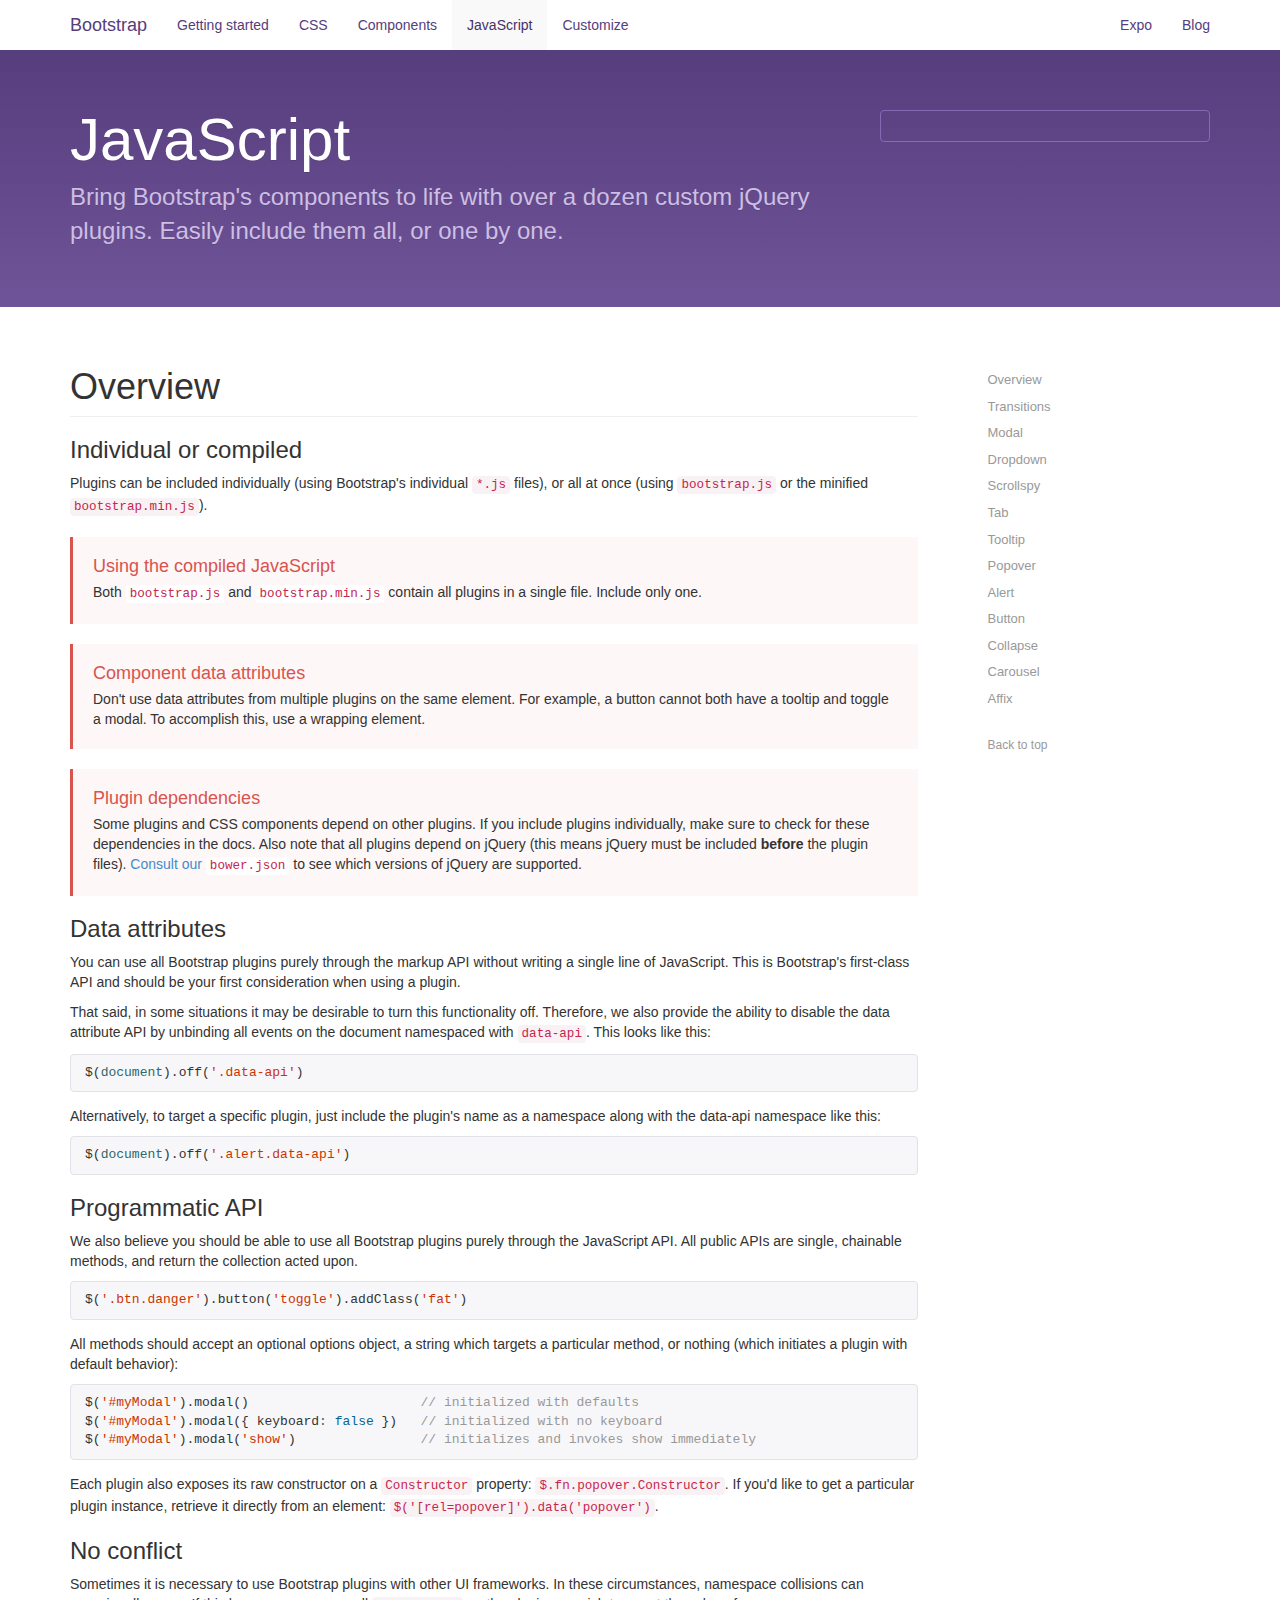
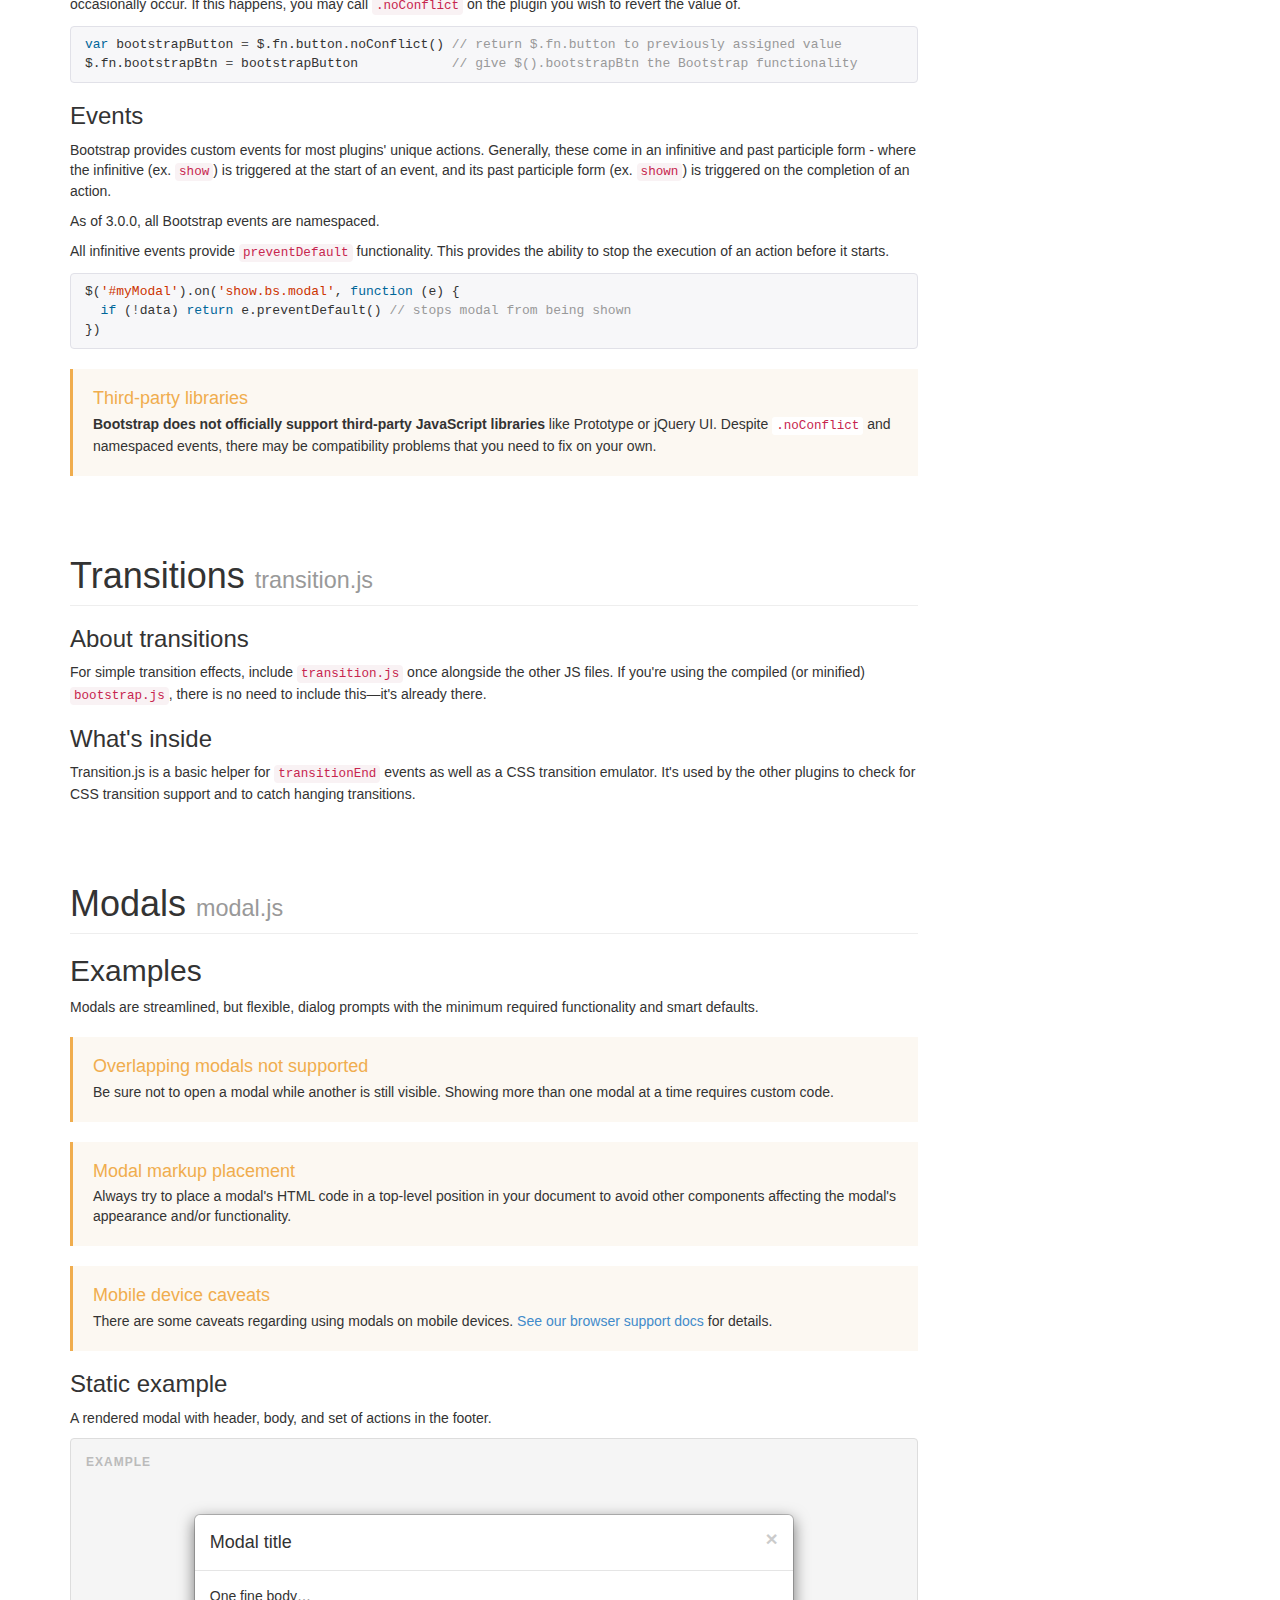
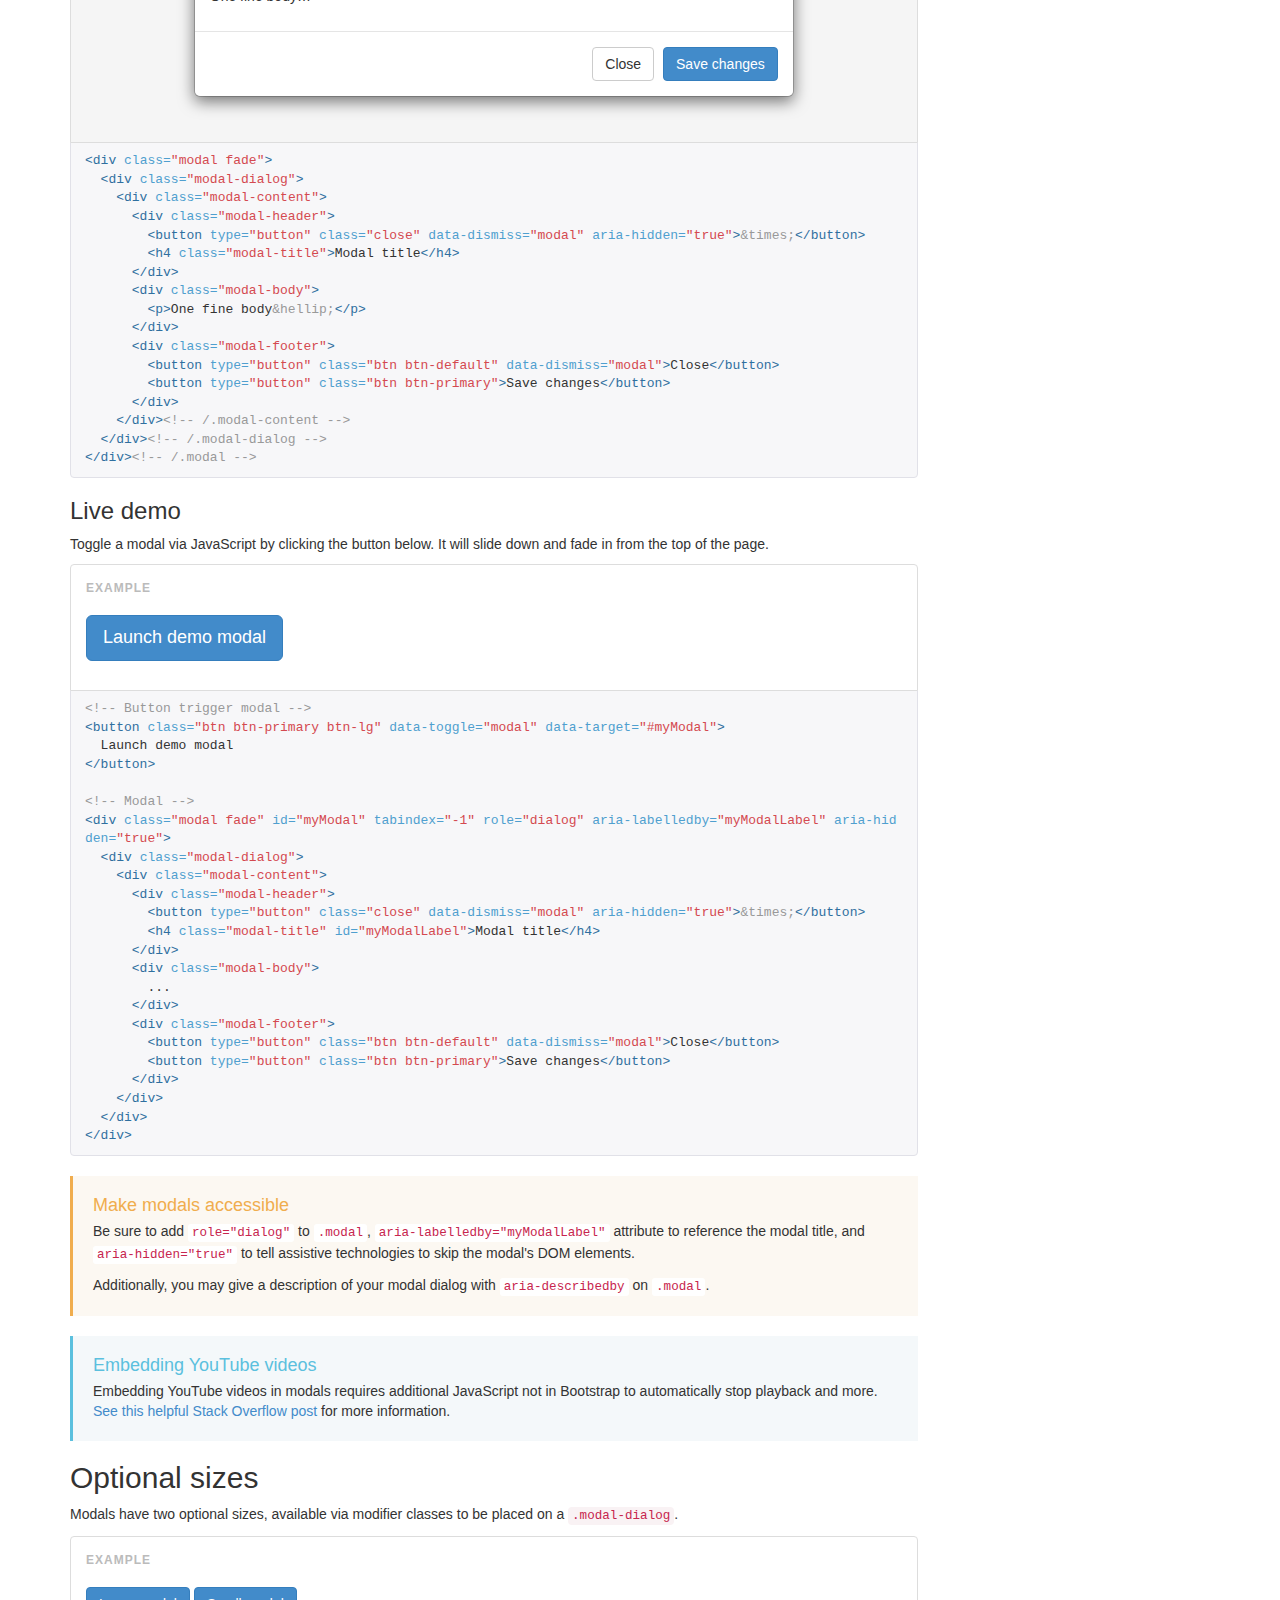
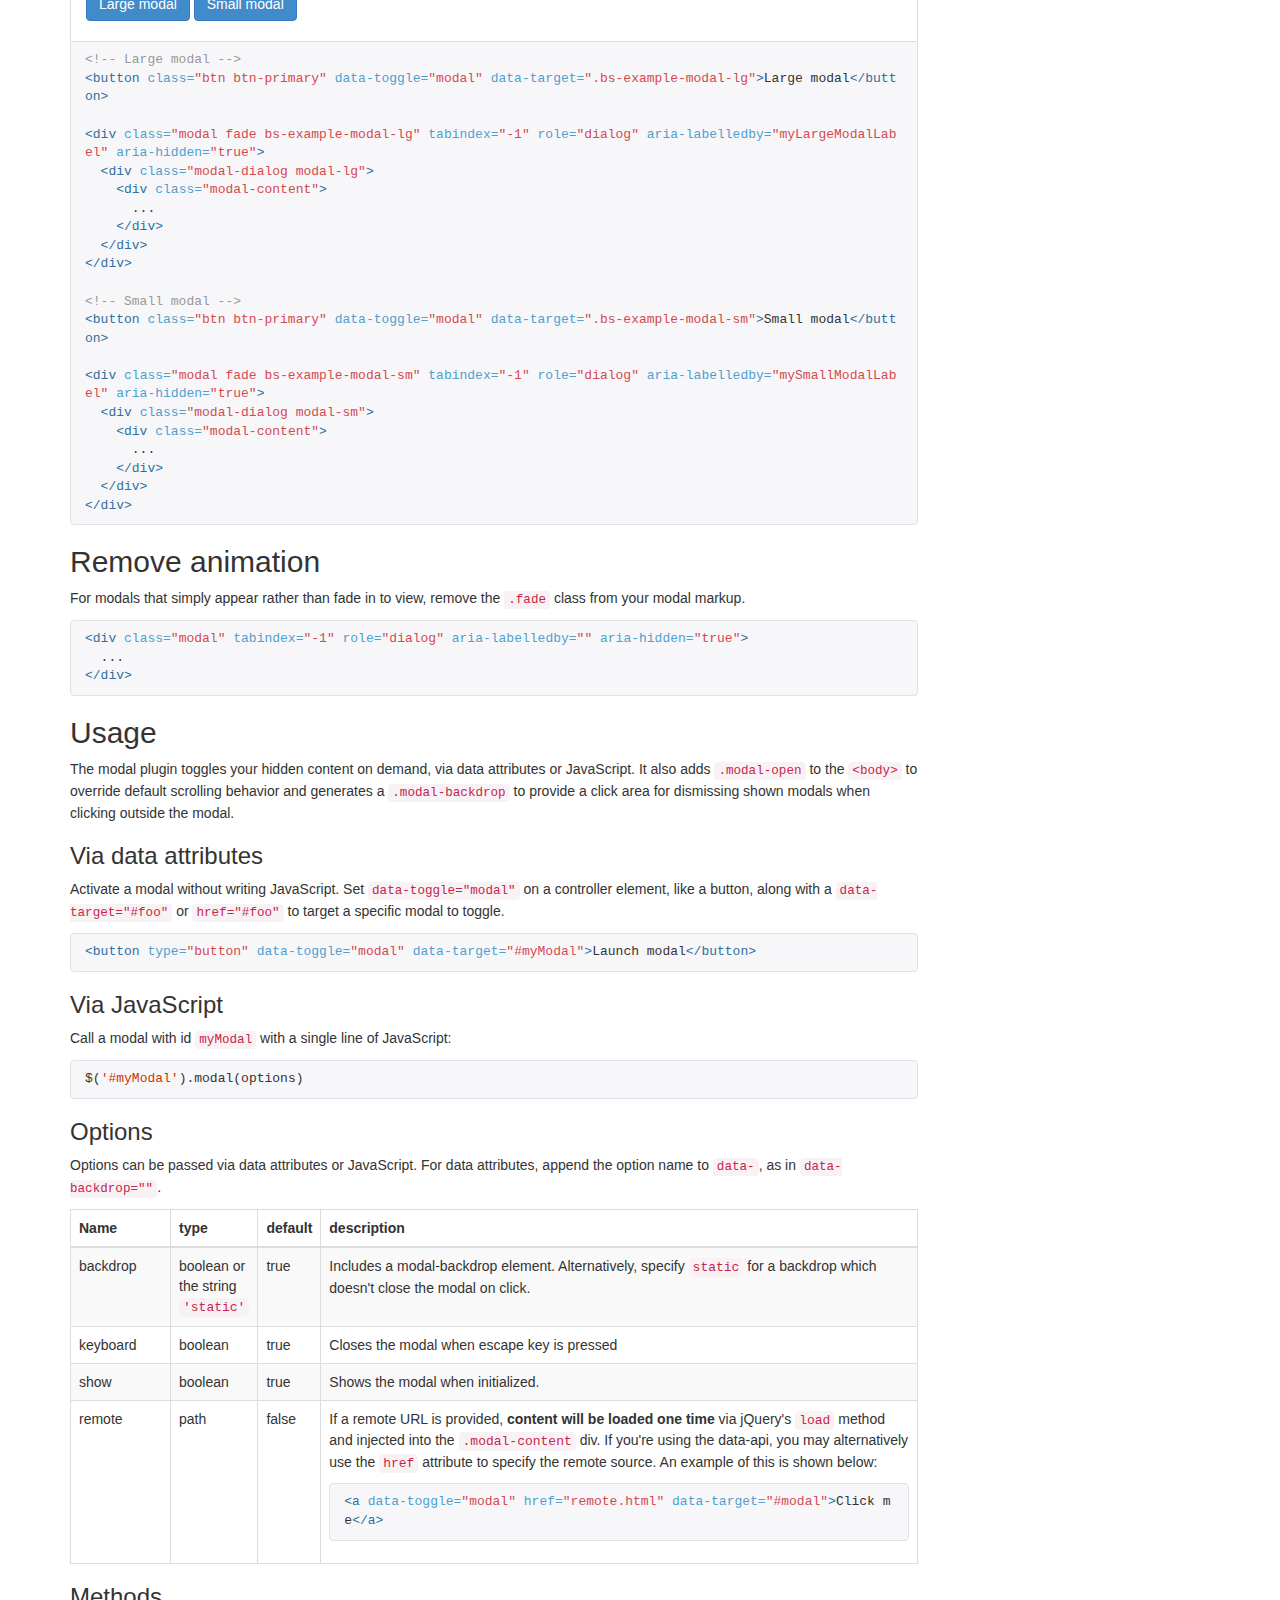
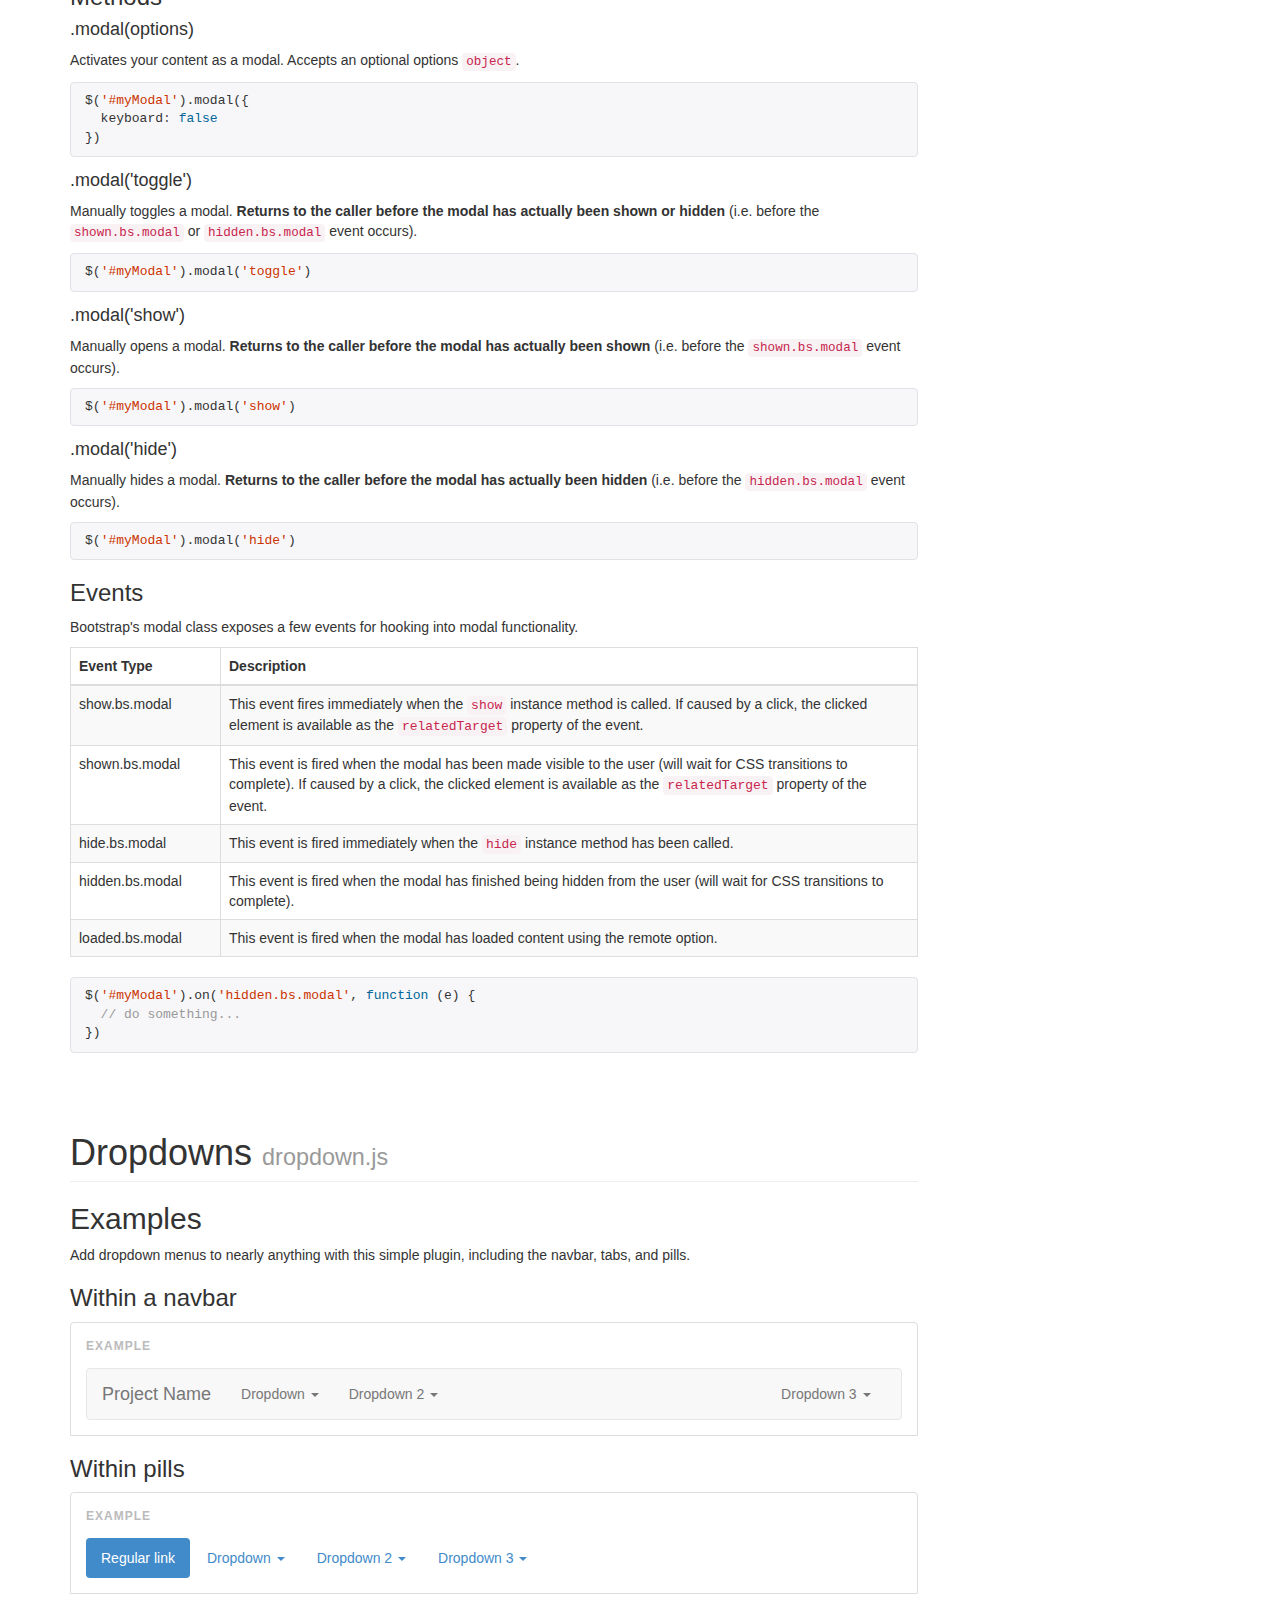
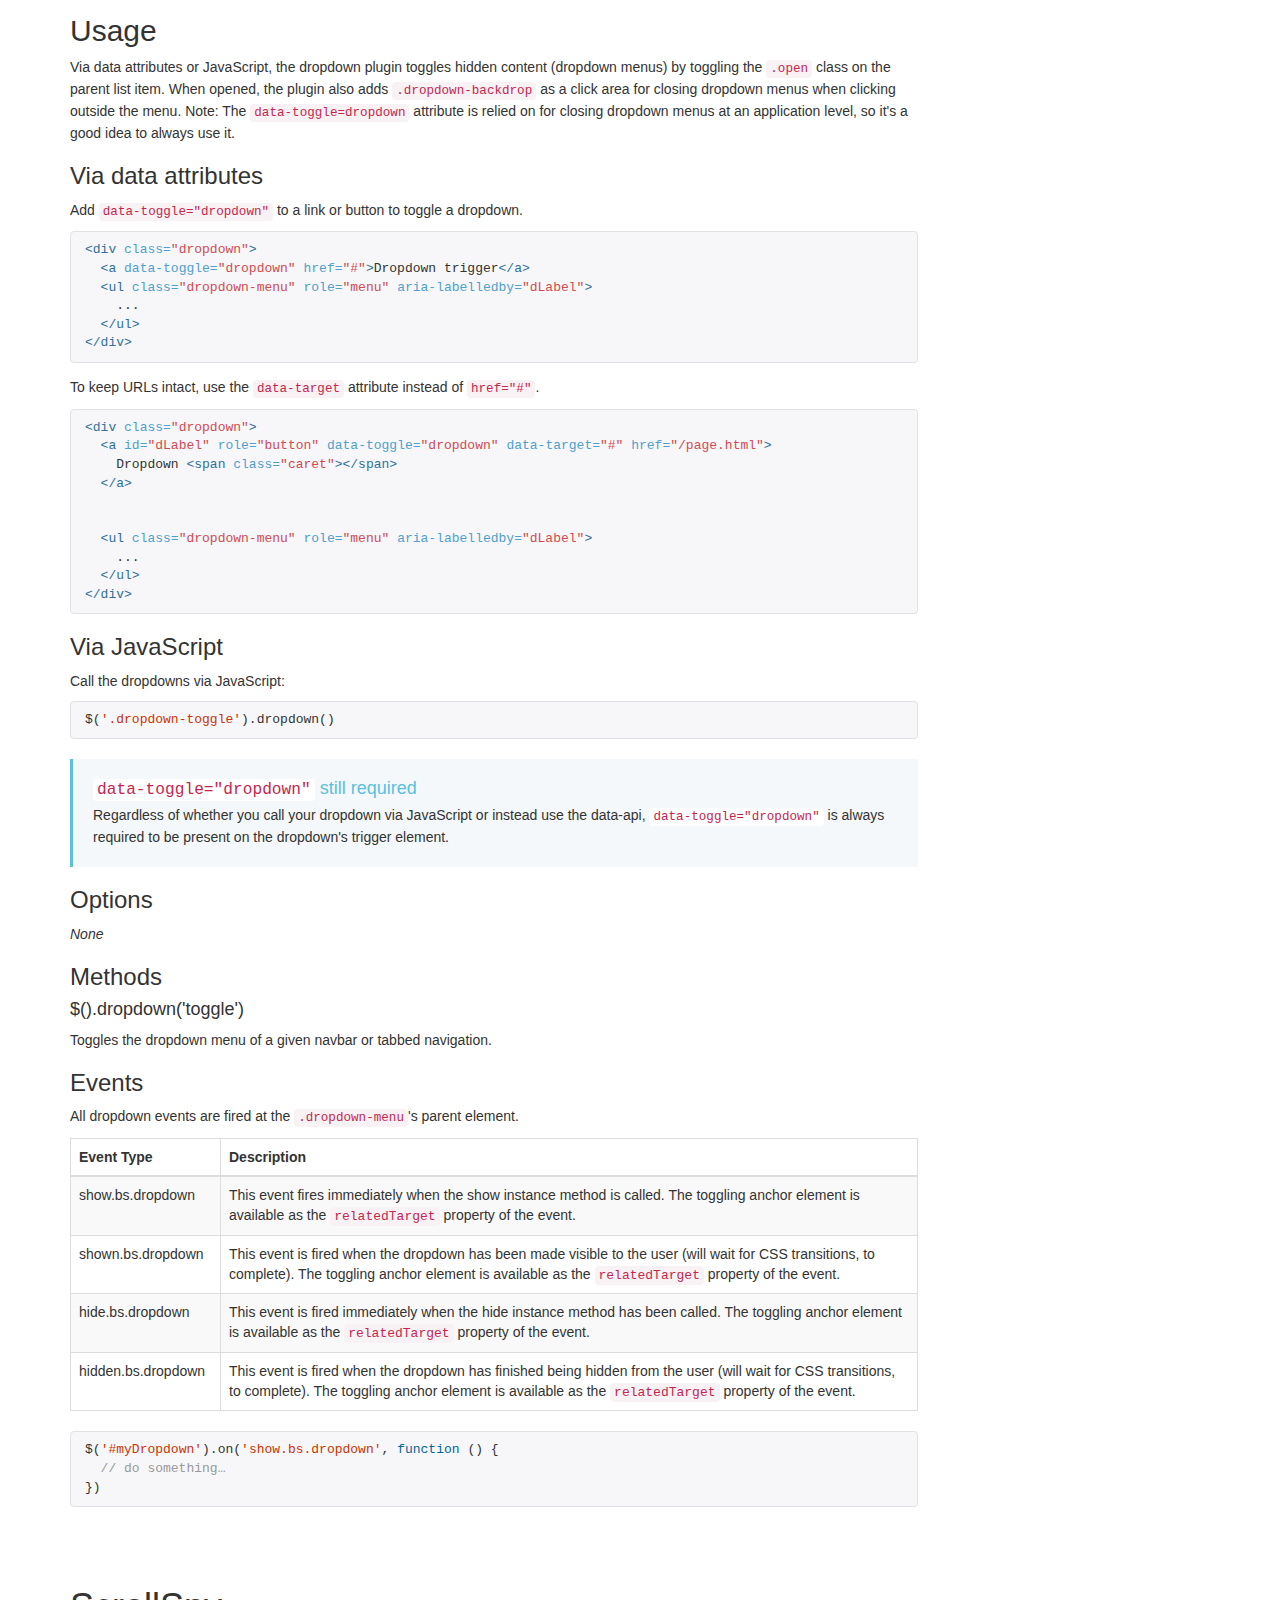
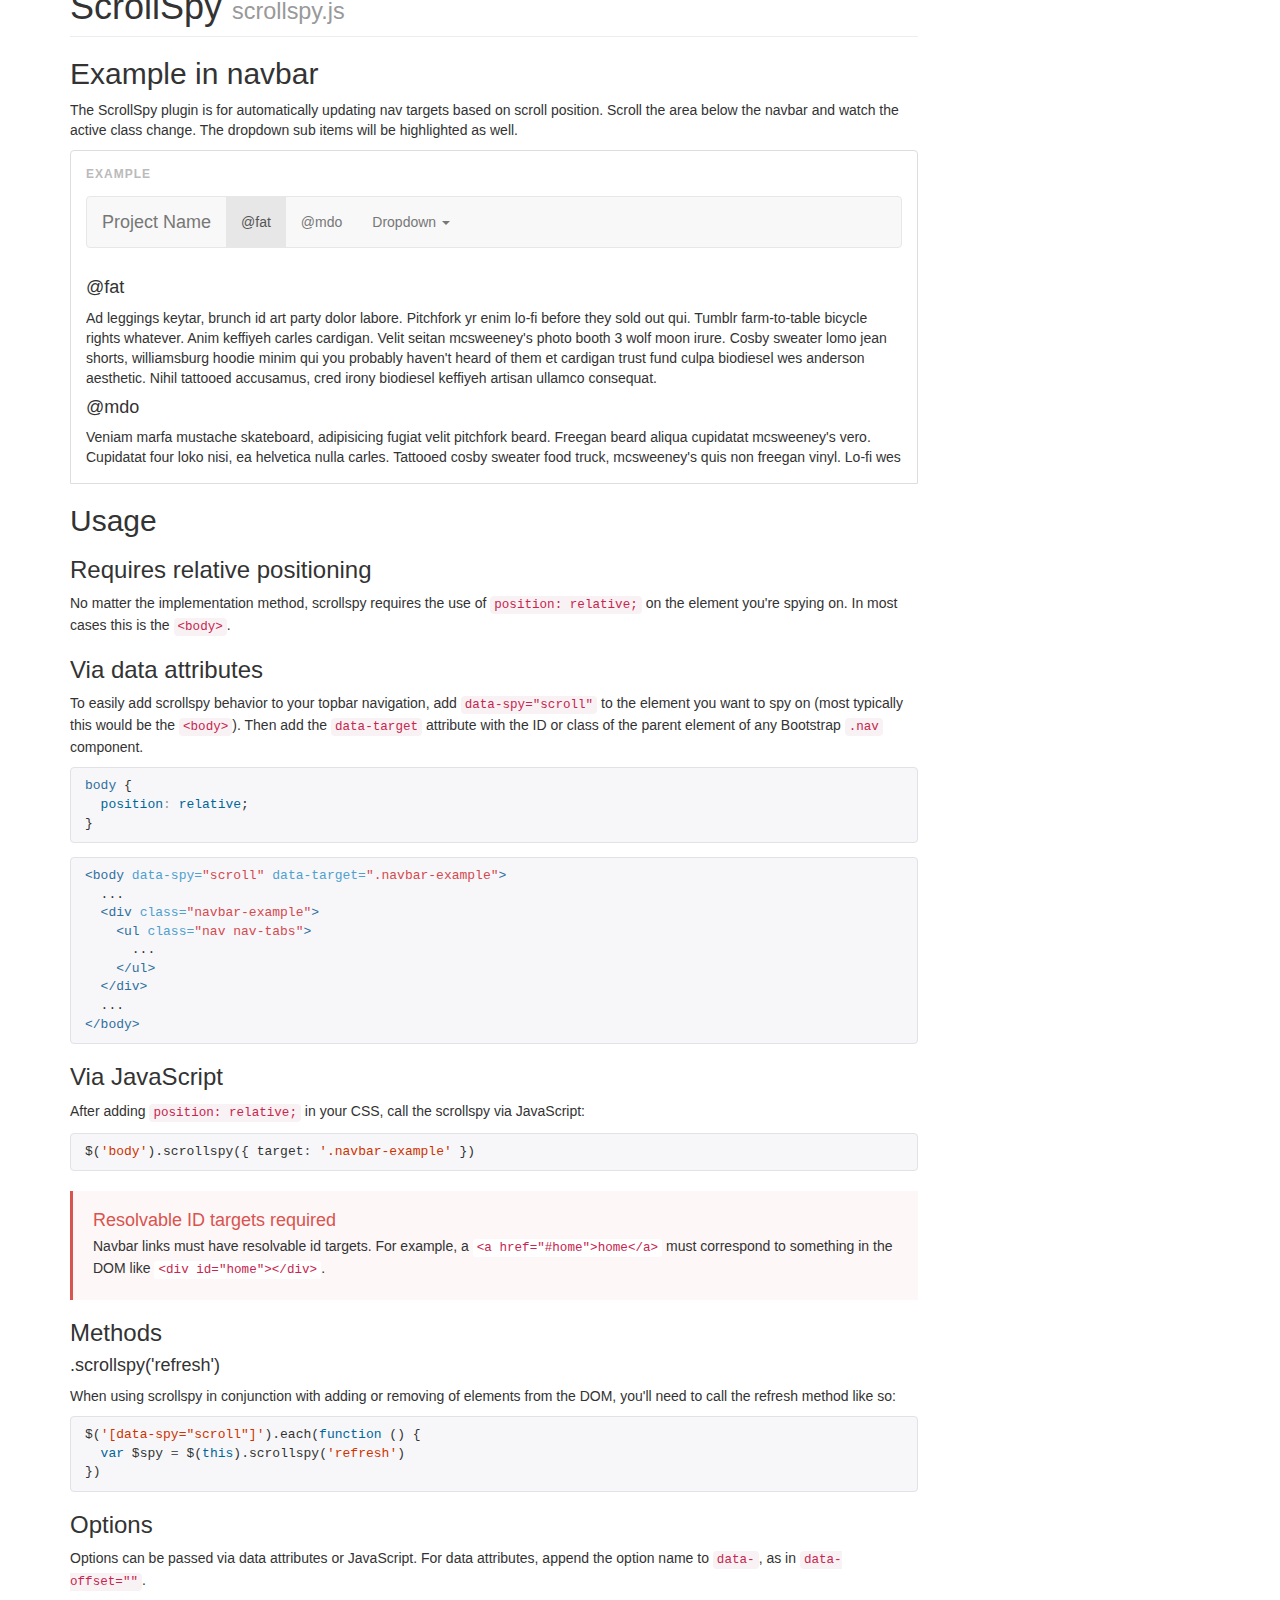
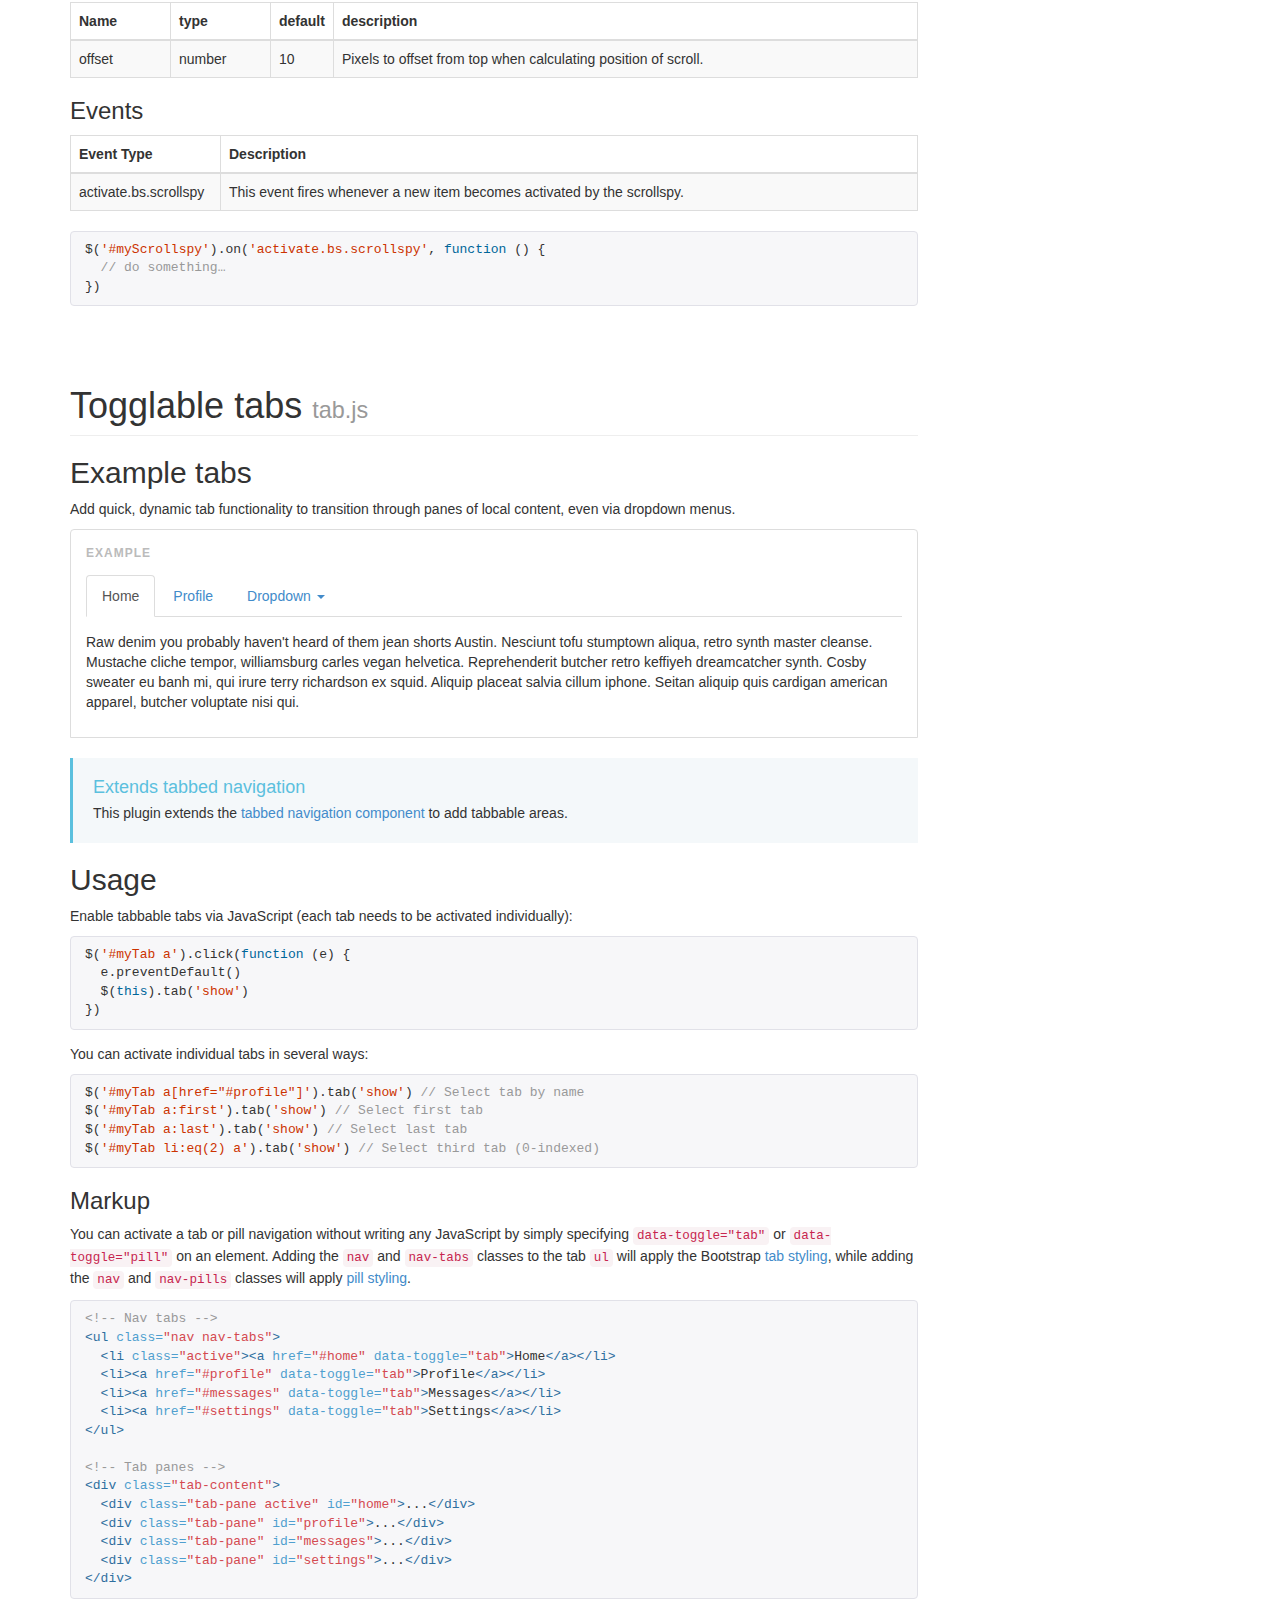
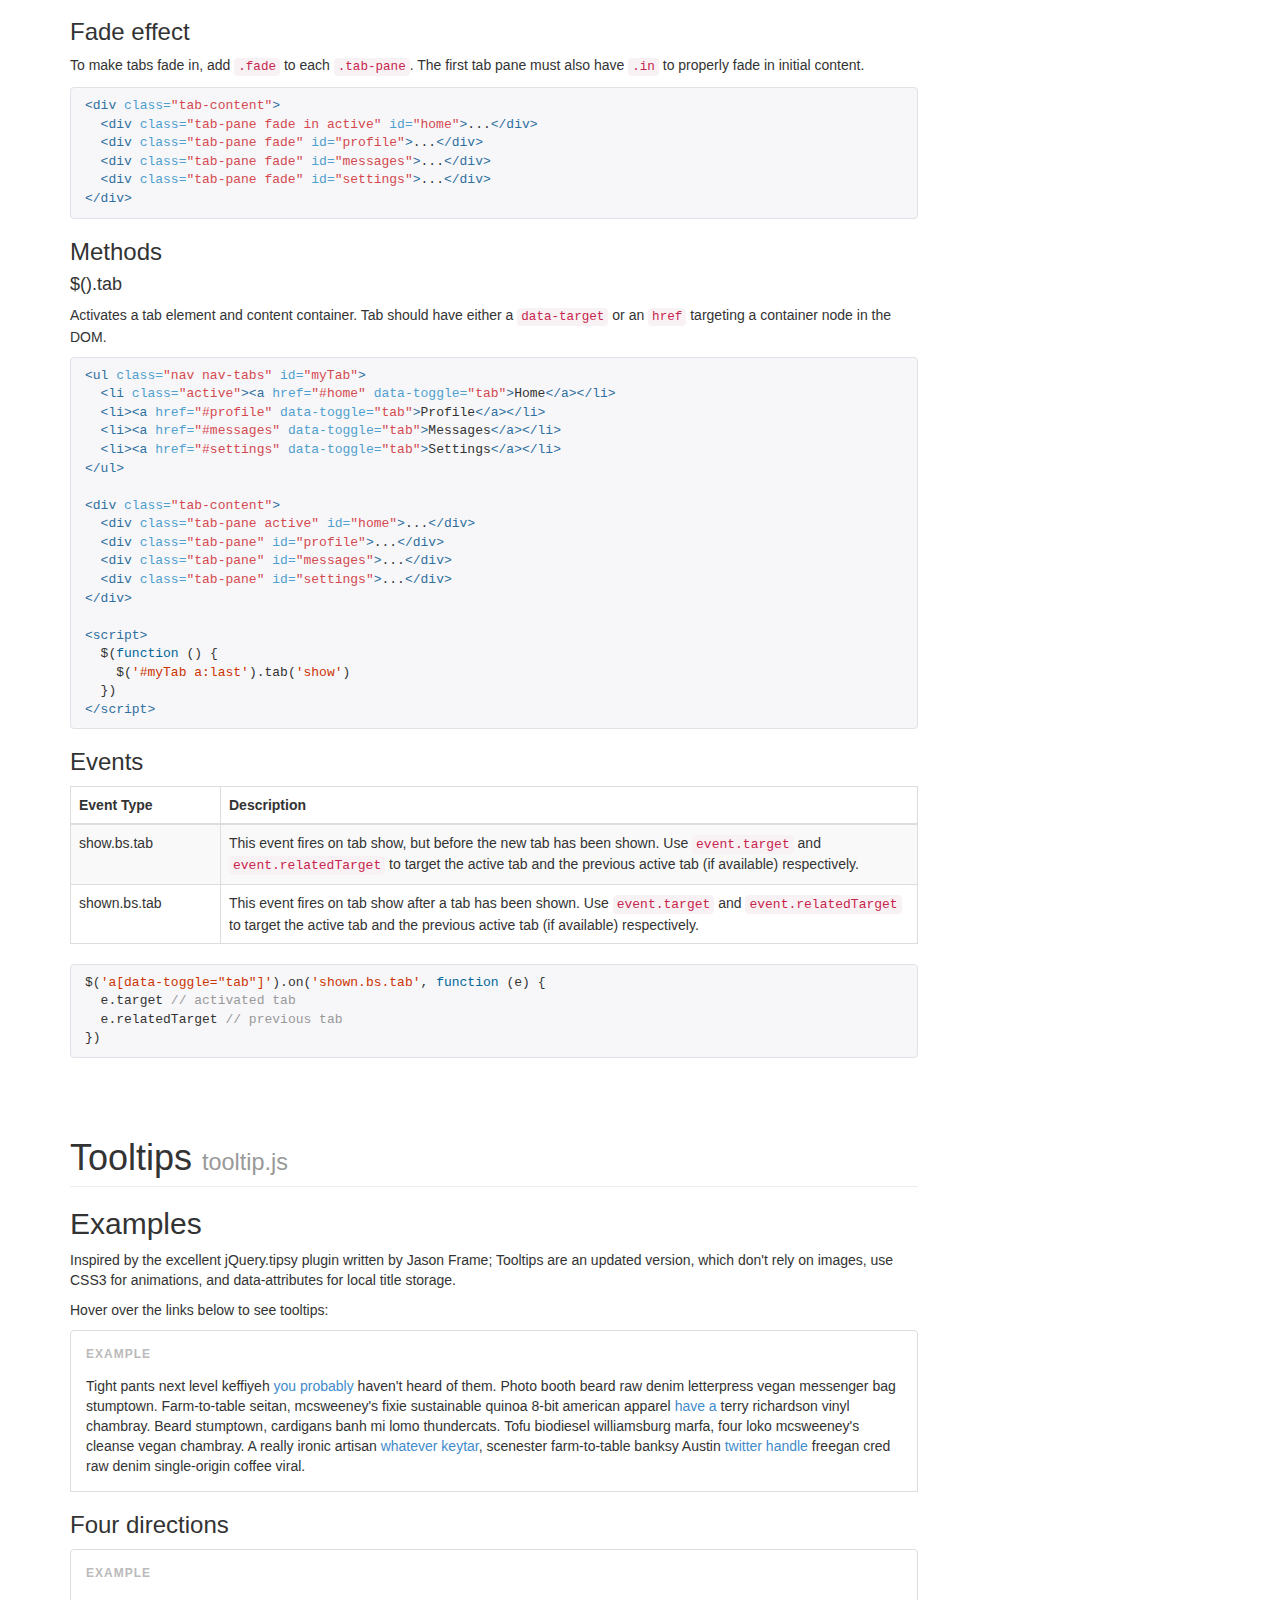
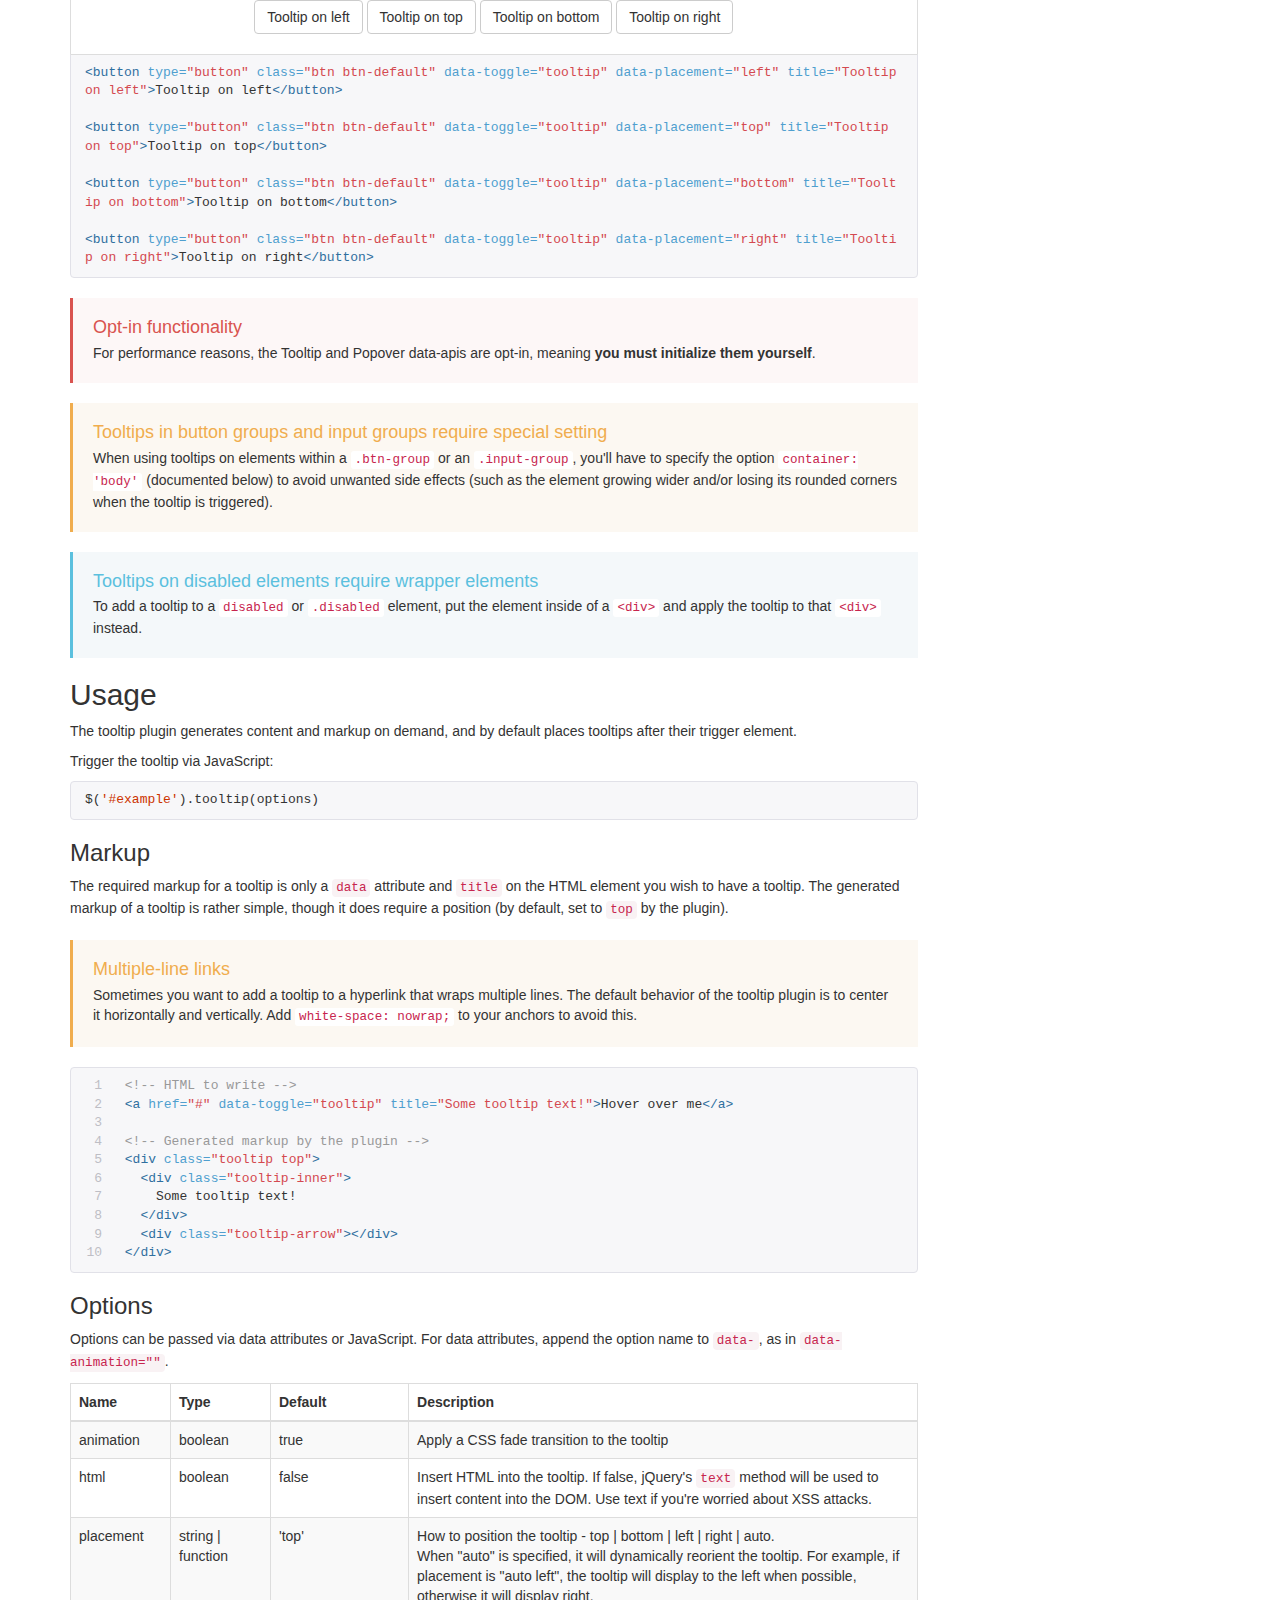
<file: bootstrap/build/javascript/index.html>
<!DOCTYPE html>
<html lang="en">
  <head>
    <!-- Meta, title, CSS, favicons, etc. -->
    <meta charset="utf-8">
<meta http-equiv="X-UA-Compatible" content="IE=edge">
<meta name="viewport" content="width=device-width, initial-scale=1">
<meta name="description" content="Bootstrap, a sleek, intuitive, and powerful mobile first front-end framework for faster and easier web development.">
<meta name="keywords" content="HTML, CSS, JS, JavaScript, framework, bootstrap, front-end, frontend, web development">
<meta name="author" content="Mark Otto, Jacob Thornton, and Bootstrap contributors">

<title>
  
    JavaScript &middot; Bootstrap
  
</title>

<!-- Bootstrap core CSS -->
<link href="../dist/css/bootstrap.min.css" rel="stylesheet">

<!-- Documentation extras -->
<link href="../assets/css/docs.min.css" rel="stylesheet">
<!--[if lt IE 9]><script src="../assets/js/ie8-responsive-file-warning.js"></script><![endif]-->

<!-- HTML5 shim and Respond.js IE8 support of HTML5 elements and media queries -->
<!--[if lt IE 9]>
  <script src="https://oss.maxcdn.com/libs/html5shiv/3.7.0/html5shiv.js"></script>
  <script src="https://oss.maxcdn.com/libs/respond.js/1.4.2/respond.min.js"></script>
<![endif]-->

<!-- Favicons -->
<link rel="apple-touch-icon-precomposed" sizes="144x144" href="../assets/ico/apple-touch-icon-144-precomposed.png">
                               <link rel="icon" href="../assets/ico/favicon.ico">

<script>
  (function(i,s,o,g,r,a,m){i['GoogleAnalyticsObject']=r;i[r]=i[r]||function(){
  (i[r].q=i[r].q||[]).push(arguments)},i[r].l=1*new Date();a=s.createElement(o),
  m=s.getElementsByTagName(o)[0];a.async=1;a.src=g;m.parentNode.insertBefore(a,m)
  })(window,document,'script','//www.google-analytics.com/analytics.js','ga');

  ga('create', 'UA-146052-10', 'getbootstrap.com');
  ga('send', 'pageview');

</script>

  </head>
  <body>
    <a class="sr-only sr-only-focusable" href="#content">Skip to main content</a>

    <!-- Docs master nav -->
    <header class="navbar navbar-static-top bs-docs-nav" id="top" role="banner">
  <div class="container">
    <div class="navbar-header">
      <button class="navbar-toggle" type="button" data-toggle="collapse" data-target=".bs-navbar-collapse">
        <span class="sr-only">Toggle navigation</span>
        <span class="icon-bar"></span>
        <span class="icon-bar"></span>
        <span class="icon-bar"></span>
      </button>
      <a href="../" class="navbar-brand">Bootstrap</a>
    </div>
    <nav class="collapse navbar-collapse bs-navbar-collapse" role="navigation">
      <ul class="nav navbar-nav">
        <li>
          <a href="../getting-started">Getting started</a>
        </li>
        <li>
          <a href="../css">CSS</a>
        </li>
        <li>
          <a href="../components">Components</a>
        </li>
        <li class="active">
          <a href="../javascript">JavaScript</a>
        </li>
        <li>
          <a href="../customize">Customize</a>
        </li>
      </ul>
      <ul class="nav navbar-nav navbar-right">
        <li><a href="http://expo.getbootstrap.com" onclick="ga('send', 'event', 'Navbar', 'Community links', 'Expo');">Expo</a></li>
        <li><a href="http://blog.getbootstrap.com" onclick="ga('send', 'event', 'Navbar', 'Community links', 'Blog');">Blog</a></li>
      </ul>
    </nav>
  </div>
</header>


    <!-- Docs page layout -->
    <div class="bs-docs-header" id="content">
      <div class="container">
        <h1>JavaScript</h1>
        <p>Bring Bootstrap's components to life with over a dozen custom jQuery plugins. Easily include them all, or one by one.</p>
        <div id="carbonads-container"><div class="carbonad"><div id="azcarbon"></div><script>var z = document.createElement("script"); z.async = true; z.src = "http://engine.carbonads.com/z/32341/azcarbon_2_1_0_HORIZ"; var s = document.getElementsByTagName("script")[0]; s.parentNode.insertBefore(z, s);</script></div></div>

      </div>
    </div>

    <div class="container bs-docs-container">

      <div class="row">
        <div class="col-md-9" role="main">
          <div class="bs-docs-section">
  <h1 id="js-overview" class="page-header">Overview</h1>

  <h3 id="js-individual-compiled">Individual or compiled</h3>
  <p>Plugins can be included individually (using Bootstrap's individual <code>*.js</code> files), or all at once (using <code>bootstrap.js</code> or the minified <code>bootstrap.min.js</code>).</p>

  <div class="bs-callout bs-callout-danger">
    <h4>Using the compiled JavaScript</h4>
    <p>Both <code>bootstrap.js</code> and <code>bootstrap.min.js</code> contain all plugins in a single file. Include only one.</p>
  </div>

  <div class="bs-callout bs-callout-danger">
    <h4>Component data attributes</h4>
    <p>Don't use data attributes from multiple plugins on the same element. For example, a button cannot both have a tooltip and toggle a modal. To accomplish this, use a wrapping element.</p>
  </div>

  <div class="bs-callout bs-callout-danger">
    <h4>Plugin dependencies</h4>
    <p>Some plugins and CSS components depend on other plugins. If you include plugins individually, make sure to check for these dependencies in the docs. Also note that all plugins depend on jQuery (this means jQuery must be included <strong>before</strong> the plugin files). <a href="https://github.com/twbs/bootstrap/blob/v3.1.1/bower.json">Consult our <code>bower.json</code></a> to see which versions of jQuery are supported.</p>
  </div>

  <h3 id="js-data-attrs">Data attributes</h3>
  <p>You can use all Bootstrap plugins purely through the markup API without writing a single line of JavaScript. This is Bootstrap's first-class API and should be your first consideration when using a plugin.</p>

  <p>That said, in some situations it may be desirable to turn this functionality off. Therefore, we also provide the ability to disable the data attribute API by unbinding all events on the document namespaced with <code>data-api</code>. This looks like this:</p>
<div class="highlight"><pre><code class="js"><span class="nx">$</span><span class="p">(</span><span class="nb">document</span><span class="p">).</span><span class="nx">off</span><span class="p">(</span><span class="s1">&#39;.data-api&#39;</span><span class="p">)</span>
</code></pre>
</div>


  <p>Alternatively, to target a specific plugin, just include the plugin's name as a namespace along with the data-api namespace like this:</p>
<div class="highlight"><pre><code class="js"><span class="nx">$</span><span class="p">(</span><span class="nb">document</span><span class="p">).</span><span class="nx">off</span><span class="p">(</span><span class="s1">&#39;.alert.data-api&#39;</span><span class="p">)</span>
</code></pre>
</div>


  <h3 id="js-programmatic-api">Programmatic API</h3>
  <p>We also believe you should be able to use all Bootstrap plugins purely through the JavaScript API. All public APIs are single, chainable methods, and return the collection acted upon.</p>
<div class="highlight"><pre><code class="js"><span class="nx">$</span><span class="p">(</span><span class="s1">&#39;.btn.danger&#39;</span><span class="p">).</span><span class="nx">button</span><span class="p">(</span><span class="s1">&#39;toggle&#39;</span><span class="p">).</span><span class="nx">addClass</span><span class="p">(</span><span class="s1">&#39;fat&#39;</span><span class="p">)</span>
</code></pre>
</div>


  <p>All methods should accept an optional options object, a string which targets a particular method, or nothing (which initiates a plugin with default behavior):</p>
<div class="highlight"><pre><code class="js"><span class="nx">$</span><span class="p">(</span><span class="s1">&#39;#myModal&#39;</span><span class="p">).</span><span class="nx">modal</span><span class="p">()</span>                      <span class="c1">// initialized with defaults</span>
<span class="nx">$</span><span class="p">(</span><span class="s1">&#39;#myModal&#39;</span><span class="p">).</span><span class="nx">modal</span><span class="p">({</span> <span class="nx">keyboard</span><span class="o">:</span> <span class="kc">false</span> <span class="p">})</span>   <span class="c1">// initialized with no keyboard</span>
<span class="nx">$</span><span class="p">(</span><span class="s1">&#39;#myModal&#39;</span><span class="p">).</span><span class="nx">modal</span><span class="p">(</span><span class="s1">&#39;show&#39;</span><span class="p">)</span>                <span class="c1">// initializes and invokes show immediately</span>
</code></pre>
</div>


  <p>Each plugin also exposes its raw constructor on a <code>Constructor</code> property: <code>$.fn.popover.Constructor</code>. If you'd like to get a particular plugin instance, retrieve it directly from an element: <code>$('[rel=popover]').data('popover')</code>.</p>

  <h3 id="js-noconflict">No conflict</h3>
  <p>Sometimes it is necessary to use Bootstrap plugins with other UI frameworks. In these circumstances, namespace collisions can occasionally occur. If this happens, you may call <code>.noConflict</code> on the plugin you wish to revert the value of.</p>
<div class="highlight"><pre><code class="js"><span class="kd">var</span> <span class="nx">bootstrapButton</span> <span class="o">=</span> <span class="nx">$</span><span class="p">.</span><span class="nx">fn</span><span class="p">.</span><span class="nx">button</span><span class="p">.</span><span class="nx">noConflict</span><span class="p">()</span> <span class="c1">// return $.fn.button to previously assigned value</span>
<span class="nx">$</span><span class="p">.</span><span class="nx">fn</span><span class="p">.</span><span class="nx">bootstrapBtn</span> <span class="o">=</span> <span class="nx">bootstrapButton</span>            <span class="c1">// give $().bootstrapBtn the Bootstrap functionality</span>
</code></pre>
</div>


  <h3 id="js-events">Events</h3>
  <p>Bootstrap provides custom events for most plugins' unique actions. Generally, these come in an infinitive and past participle form - where the infinitive (ex. <code>show</code>) is triggered at the start of an event, and its past participle form (ex. <code>shown</code>) is triggered on the completion of an action.</p>
  <p>As of 3.0.0, all Bootstrap events are namespaced.</p>
  <p>All infinitive events provide <code>preventDefault</code> functionality. This provides the ability to stop the execution of an action before it starts.</p>
<div class="highlight"><pre><code class="js"><span class="nx">$</span><span class="p">(</span><span class="s1">&#39;#myModal&#39;</span><span class="p">).</span><span class="nx">on</span><span class="p">(</span><span class="s1">&#39;show.bs.modal&#39;</span><span class="p">,</span> <span class="kd">function</span> <span class="p">(</span><span class="nx">e</span><span class="p">)</span> <span class="p">{</span>
  <span class="k">if</span> <span class="p">(</span><span class="o">!</span><span class="nx">data</span><span class="p">)</span> <span class="k">return</span> <span class="nx">e</span><span class="p">.</span><span class="nx">preventDefault</span><span class="p">()</span> <span class="c1">// stops modal from being shown</span>
<span class="p">})</span>
</code></pre>
</div>


  <div class="bs-callout bs-callout-warning" id="callout-third-party-libs">
    <h4>Third-party libraries</h4>
    <p><strong>Bootstrap does not officially support third-party JavaScript libraries</strong> like Prototype or jQuery UI. Despite <code>.noConflict</code> and namespaced events, there may be compatibility problems that you need to fix on your own.</p>
  </div>
</div>

<div class="bs-docs-section">
  <h1 id="transitions" class="page-header">Transitions <small>transition.js</small></h1>

  <h3>About transitions</h3>
  <p>For simple transition effects, include <code>transition.js</code> once alongside the other JS files. If you're using the compiled (or minified) <code>bootstrap.js</code>, there is no need to include this&mdash;it's already there.</p>
  <h3>What's inside</h3>
  <p>Transition.js is a basic helper for <code>transitionEnd</code> events as well as a CSS transition emulator. It's used by the other plugins to check for CSS transition support and to catch hanging transitions.</p>
</div>

<div class="bs-docs-section">
  <h1 id="modals" class="page-header">Modals <small>modal.js</small></h1>

  <h2 id="modals-examples">Examples</h2>
  <p>Modals are streamlined, but flexible, dialog prompts with the minimum required functionality and smart defaults.</p>

  <div class="bs-callout bs-callout-warning" id="callout-stacked-modals">
    <h4>Overlapping modals not supported</h4>
    <p>Be sure not to open a modal while another is still visible. Showing more than one modal at a time requires custom code.</p>
  </div>
  <div class="bs-callout bs-callout-warning" id="callout-modal-markup-placement">
    <h4>Modal markup placement</h4>
    <p>Always try to place a modal's HTML code in a top-level position in your document to avoid other components affecting the modal's appearance and/or functionality.</p>
  </div>
  <div class="bs-callout bs-callout-warning">
    <h4>Mobile device caveats</h4>
    <p>There are some caveats regarding using modals on mobile devices. <a href="../getting-started/#support-fixed-position-keyboards">See our browser support docs</a> for details.</p>
  </div>

  <h3>Static example</h3>
  <p>A rendered modal with header, body, and set of actions in the footer.</p>
  <div class="bs-example bs-example-modal">
    <div class="modal">
      <div class="modal-dialog">
        <div class="modal-content">
          <div class="modal-header">
            <button type="button" class="close" data-dismiss="modal" aria-hidden="true">&times;</button>
            <h4 class="modal-title">Modal title</h4>
          </div>
          <div class="modal-body">
            <p>One fine body&hellip;</p>
          </div>
          <div class="modal-footer">
            <button type="button" class="btn btn-default" data-dismiss="modal">Close</button>
            <button type="button" class="btn btn-primary">Save changes</button>
          </div>
        </div><!-- /.modal-content -->
      </div><!-- /.modal-dialog -->
    </div><!-- /.modal -->
  </div><!-- /example -->
<div class="highlight"><pre><code class="html"><span class="nt">&lt;div</span> <span class="na">class=</span><span class="s">&quot;modal fade&quot;</span><span class="nt">&gt;</span>
  <span class="nt">&lt;div</span> <span class="na">class=</span><span class="s">&quot;modal-dialog&quot;</span><span class="nt">&gt;</span>
    <span class="nt">&lt;div</span> <span class="na">class=</span><span class="s">&quot;modal-content&quot;</span><span class="nt">&gt;</span>
      <span class="nt">&lt;div</span> <span class="na">class=</span><span class="s">&quot;modal-header&quot;</span><span class="nt">&gt;</span>
        <span class="nt">&lt;button</span> <span class="na">type=</span><span class="s">&quot;button&quot;</span> <span class="na">class=</span><span class="s">&quot;close&quot;</span> <span class="na">data-dismiss=</span><span class="s">&quot;modal&quot;</span> <span class="na">aria-hidden=</span><span class="s">&quot;true&quot;</span><span class="nt">&gt;</span><span class="ni">&amp;times;</span><span class="nt">&lt;/button&gt;</span>
        <span class="nt">&lt;h4</span> <span class="na">class=</span><span class="s">&quot;modal-title&quot;</span><span class="nt">&gt;</span>Modal title<span class="nt">&lt;/h4&gt;</span>
      <span class="nt">&lt;/div&gt;</span>
      <span class="nt">&lt;div</span> <span class="na">class=</span><span class="s">&quot;modal-body&quot;</span><span class="nt">&gt;</span>
        <span class="nt">&lt;p&gt;</span>One fine body<span class="ni">&amp;hellip;</span><span class="nt">&lt;/p&gt;</span>
      <span class="nt">&lt;/div&gt;</span>
      <span class="nt">&lt;div</span> <span class="na">class=</span><span class="s">&quot;modal-footer&quot;</span><span class="nt">&gt;</span>
        <span class="nt">&lt;button</span> <span class="na">type=</span><span class="s">&quot;button&quot;</span> <span class="na">class=</span><span class="s">&quot;btn btn-default&quot;</span> <span class="na">data-dismiss=</span><span class="s">&quot;modal&quot;</span><span class="nt">&gt;</span>Close<span class="nt">&lt;/button&gt;</span>
        <span class="nt">&lt;button</span> <span class="na">type=</span><span class="s">&quot;button&quot;</span> <span class="na">class=</span><span class="s">&quot;btn btn-primary&quot;</span><span class="nt">&gt;</span>Save changes<span class="nt">&lt;/button&gt;</span>
      <span class="nt">&lt;/div&gt;</span>
    <span class="nt">&lt;/div&gt;</span><span class="c">&lt;!-- /.modal-content --&gt;</span>
  <span class="nt">&lt;/div&gt;</span><span class="c">&lt;!-- /.modal-dialog --&gt;</span>
<span class="nt">&lt;/div&gt;</span><span class="c">&lt;!-- /.modal --&gt;</span>
</code></pre>
</div>


  <h3>Live demo</h3>
  <p>Toggle a modal via JavaScript by clicking the button below. It will slide down and fade in from the top of the page.</p>
  <!-- sample modal content -->
  <div id="myModal" class="modal fade" tabindex="-1" role="dialog" aria-labelledby="myModalLabel" aria-hidden="true">
    <div class="modal-dialog">
      <div class="modal-content">

        <div class="modal-header">
          <button type="button" class="close" data-dismiss="modal" aria-hidden="true">&times;</button>
          <h4 class="modal-title" id="myModalLabel">Modal Heading</h4>
        </div>
        <div class="modal-body">
          <h4>Text in a modal</h4>
          <p>Duis mollis, est non commodo luctus, nisi erat porttitor ligula.</p>

          <h4>Popover in a modal</h4>
          <p>This <a href="#" role="button" class="btn btn-default popover-test" title="A Title" data-content="And here's some amazing content. It's very engaging. right?">button</a> should trigger a popover on click.</p>

          <h4>Tooltips in a modal</h4>
          <p><a href="#" class="tooltip-test" title="Tooltip">This link</a> and <a href="#" class="tooltip-test" title="Tooltip">that link</a> should have tooltips on hover.</p>

          <hr>

          <h4>Overflowing text to show scroll behavior</h4>
          <p>Cras mattis consectetur purus sit amet fermentum. Cras justo odio, dapibus ac facilisis in, egestas eget quam. Morbi leo risus, porta ac consectetur ac, vestibulum at eros.</p>
          <p>Praesent commodo cursus magna, vel scelerisque nisl consectetur et. Vivamus sagittis lacus vel augue laoreet rutrum faucibus dolor auctor.</p>
          <p>Aenean lacinia bibendum nulla sed consectetur. Praesent commodo cursus magna, vel scelerisque nisl consectetur et. Donec sed odio dui. Donec ullamcorper nulla non metus auctor fringilla.</p>
          <p>Cras mattis consectetur purus sit amet fermentum. Cras justo odio, dapibus ac facilisis in, egestas eget quam. Morbi leo risus, porta ac consectetur ac, vestibulum at eros.</p>
          <p>Praesent commodo cursus magna, vel scelerisque nisl consectetur et. Vivamus sagittis lacus vel augue laoreet rutrum faucibus dolor auctor.</p>
          <p>Aenean lacinia bibendum nulla sed consectetur. Praesent commodo cursus magna, vel scelerisque nisl consectetur et. Donec sed odio dui. Donec ullamcorper nulla non metus auctor fringilla.</p>
          <p>Cras mattis consectetur purus sit amet fermentum. Cras justo odio, dapibus ac facilisis in, egestas eget quam. Morbi leo risus, porta ac consectetur ac, vestibulum at eros.</p>
          <p>Praesent commodo cursus magna, vel scelerisque nisl consectetur et. Vivamus sagittis lacus vel augue laoreet rutrum faucibus dolor auctor.</p>
          <p>Aenean lacinia bibendum nulla sed consectetur. Praesent commodo cursus magna, vel scelerisque nisl consectetur et. Donec sed odio dui. Donec ullamcorper nulla non metus auctor fringilla.</p>
        </div>
        <div class="modal-footer">
          <button type="button" class="btn btn-default" data-dismiss="modal">Close</button>
          <button type="button" class="btn btn-primary">Save changes</button>
        </div>

      </div><!-- /.modal-content -->
    </div><!-- /.modal-dialog -->
  </div><!-- /.modal -->

  <div class="bs-example" style="padding-bottom: 24px;">
    <button class="btn btn-primary btn-lg" data-toggle="modal" data-target="#myModal">
      Launch demo modal
    </button>
  </div><!-- /example -->
<div class="highlight"><pre><code class="html"><span class="c">&lt;!-- Button trigger modal --&gt;</span>
<span class="nt">&lt;button</span> <span class="na">class=</span><span class="s">&quot;btn btn-primary btn-lg&quot;</span> <span class="na">data-toggle=</span><span class="s">&quot;modal&quot;</span> <span class="na">data-target=</span><span class="s">&quot;#myModal&quot;</span><span class="nt">&gt;</span>
  Launch demo modal
<span class="nt">&lt;/button&gt;</span>

<span class="c">&lt;!-- Modal --&gt;</span>
<span class="nt">&lt;div</span> <span class="na">class=</span><span class="s">&quot;modal fade&quot;</span> <span class="na">id=</span><span class="s">&quot;myModal&quot;</span> <span class="na">tabindex=</span><span class="s">&quot;-1&quot;</span> <span class="na">role=</span><span class="s">&quot;dialog&quot;</span> <span class="na">aria-labelledby=</span><span class="s">&quot;myModalLabel&quot;</span> <span class="na">aria-hidden=</span><span class="s">&quot;true&quot;</span><span class="nt">&gt;</span>
  <span class="nt">&lt;div</span> <span class="na">class=</span><span class="s">&quot;modal-dialog&quot;</span><span class="nt">&gt;</span>
    <span class="nt">&lt;div</span> <span class="na">class=</span><span class="s">&quot;modal-content&quot;</span><span class="nt">&gt;</span>
      <span class="nt">&lt;div</span> <span class="na">class=</span><span class="s">&quot;modal-header&quot;</span><span class="nt">&gt;</span>
        <span class="nt">&lt;button</span> <span class="na">type=</span><span class="s">&quot;button&quot;</span> <span class="na">class=</span><span class="s">&quot;close&quot;</span> <span class="na">data-dismiss=</span><span class="s">&quot;modal&quot;</span> <span class="na">aria-hidden=</span><span class="s">&quot;true&quot;</span><span class="nt">&gt;</span><span class="ni">&amp;times;</span><span class="nt">&lt;/button&gt;</span>
        <span class="nt">&lt;h4</span> <span class="na">class=</span><span class="s">&quot;modal-title&quot;</span> <span class="na">id=</span><span class="s">&quot;myModalLabel&quot;</span><span class="nt">&gt;</span>Modal title<span class="nt">&lt;/h4&gt;</span>
      <span class="nt">&lt;/div&gt;</span>
      <span class="nt">&lt;div</span> <span class="na">class=</span><span class="s">&quot;modal-body&quot;</span><span class="nt">&gt;</span>
        ...
      <span class="nt">&lt;/div&gt;</span>
      <span class="nt">&lt;div</span> <span class="na">class=</span><span class="s">&quot;modal-footer&quot;</span><span class="nt">&gt;</span>
        <span class="nt">&lt;button</span> <span class="na">type=</span><span class="s">&quot;button&quot;</span> <span class="na">class=</span><span class="s">&quot;btn btn-default&quot;</span> <span class="na">data-dismiss=</span><span class="s">&quot;modal&quot;</span><span class="nt">&gt;</span>Close<span class="nt">&lt;/button&gt;</span>
        <span class="nt">&lt;button</span> <span class="na">type=</span><span class="s">&quot;button&quot;</span> <span class="na">class=</span><span class="s">&quot;btn btn-primary&quot;</span><span class="nt">&gt;</span>Save changes<span class="nt">&lt;/button&gt;</span>
      <span class="nt">&lt;/div&gt;</span>
    <span class="nt">&lt;/div&gt;</span>
  <span class="nt">&lt;/div&gt;</span>
<span class="nt">&lt;/div&gt;</span>
</code></pre>
</div>


  <div class="bs-callout bs-callout-warning">
    <h4>Make modals accessible</h4>
    <p>Be sure to add <code>role="dialog"</code> to <code>.modal</code>, <code>aria-labelledby="myModalLabel"</code> attribute to reference the modal title, and <code>aria-hidden="true"</code> to tell assistive technologies to skip the modal's DOM elements.</p>
    <p>Additionally, you may give a description of your modal dialog with <code>aria-describedby</code> on <code>.modal</code>.</p>
  </div>

  <div class="bs-callout bs-callout-info">
    <h4>Embedding YouTube videos</h4>
    <p>Embedding YouTube videos in modals requires additional JavaScript not in Bootstrap to automatically stop playback and more. <a href="http://stackoverflow.com/questions/18622508/bootstrap-3-and-youtube-in-modal">See this helpful Stack Overflow post</a> for more information.</p>
  </div>

  <h2 id="modals-sizes">Optional sizes</h2>
  <p>Modals have two optional sizes, available via modifier classes to be placed on a <code>.modal-dialog</code>.</p>
  <div class="bs-example">
    <button class="btn btn-primary" data-toggle="modal" data-target=".bs-example-modal-lg">Large modal</button>
    <button class="btn btn-primary" data-toggle="modal" data-target=".bs-example-modal-sm">Small modal</button>
  </div>
<div class="highlight"><pre><code class="html"><span class="c">&lt;!-- Large modal --&gt;</span>
<span class="nt">&lt;button</span> <span class="na">class=</span><span class="s">&quot;btn btn-primary&quot;</span> <span class="na">data-toggle=</span><span class="s">&quot;modal&quot;</span> <span class="na">data-target=</span><span class="s">&quot;.bs-example-modal-lg&quot;</span><span class="nt">&gt;</span>Large modal<span class="nt">&lt;/button&gt;</span>

<span class="nt">&lt;div</span> <span class="na">class=</span><span class="s">&quot;modal fade bs-example-modal-lg&quot;</span> <span class="na">tabindex=</span><span class="s">&quot;-1&quot;</span> <span class="na">role=</span><span class="s">&quot;dialog&quot;</span> <span class="na">aria-labelledby=</span><span class="s">&quot;myLargeModalLabel&quot;</span> <span class="na">aria-hidden=</span><span class="s">&quot;true&quot;</span><span class="nt">&gt;</span>
  <span class="nt">&lt;div</span> <span class="na">class=</span><span class="s">&quot;modal-dialog modal-lg&quot;</span><span class="nt">&gt;</span>
    <span class="nt">&lt;div</span> <span class="na">class=</span><span class="s">&quot;modal-content&quot;</span><span class="nt">&gt;</span>
      ...
    <span class="nt">&lt;/div&gt;</span>
  <span class="nt">&lt;/div&gt;</span>
<span class="nt">&lt;/div&gt;</span>

<span class="c">&lt;!-- Small modal --&gt;</span>
<span class="nt">&lt;button</span> <span class="na">class=</span><span class="s">&quot;btn btn-primary&quot;</span> <span class="na">data-toggle=</span><span class="s">&quot;modal&quot;</span> <span class="na">data-target=</span><span class="s">&quot;.bs-example-modal-sm&quot;</span><span class="nt">&gt;</span>Small modal<span class="nt">&lt;/button&gt;</span>

<span class="nt">&lt;div</span> <span class="na">class=</span><span class="s">&quot;modal fade bs-example-modal-sm&quot;</span> <span class="na">tabindex=</span><span class="s">&quot;-1&quot;</span> <span class="na">role=</span><span class="s">&quot;dialog&quot;</span> <span class="na">aria-labelledby=</span><span class="s">&quot;mySmallModalLabel&quot;</span> <span class="na">aria-hidden=</span><span class="s">&quot;true&quot;</span><span class="nt">&gt;</span>
  <span class="nt">&lt;div</span> <span class="na">class=</span><span class="s">&quot;modal-dialog modal-sm&quot;</span><span class="nt">&gt;</span>
    <span class="nt">&lt;div</span> <span class="na">class=</span><span class="s">&quot;modal-content&quot;</span><span class="nt">&gt;</span>
      ...
    <span class="nt">&lt;/div&gt;</span>
  <span class="nt">&lt;/div&gt;</span>
<span class="nt">&lt;/div&gt;</span>
</code></pre>
</div>


  <!--  Modal content for the above example -->
  <div class="modal fade bs-example-modal-lg" tabindex="-1" role="dialog" aria-labelledby="myLargeModalLabel" aria-hidden="true">
    <div class="modal-dialog modal-lg">
      <div class="modal-content">

        <div class="modal-header">
          <button type="button" class="close" data-dismiss="modal" aria-hidden="true">&times;</button>
          <h4 class="modal-title" id="myLargeModalLabel">Large modal</h4>
        </div>
        <div class="modal-body">
          ...
        </div>
      </div><!-- /.modal-content -->
    </div><!-- /.modal-dialog -->
  </div><!-- /.modal -->
  <div class="modal fade bs-example-modal-sm" tabindex="-1" role="dialog" aria-labelledby="mySmallModalLabel" aria-hidden="true">
    <div class="modal-dialog modal-sm">
      <div class="modal-content">

        <div class="modal-header">
          <button type="button" class="close" data-dismiss="modal" aria-hidden="true">&times;</button>
          <h4 class="modal-title" id="mySmallModalLabel">Small modal</h4>
        </div>
        <div class="modal-body">
          ...
        </div>
      </div><!-- /.modal-content -->
    </div><!-- /.modal-dialog -->
  </div><!-- /.modal -->

  <h2 id="modals-remove-animation">Remove animation</h2>
  <p>For modals that simply appear rather than fade in to view, remove the <code>.fade</code> class from your modal markup.</p>
<div class="highlight"><pre><code class="html"><span class="nt">&lt;div</span> <span class="na">class=</span><span class="s">&quot;modal&quot;</span> <span class="na">tabindex=</span><span class="s">&quot;-1&quot;</span> <span class="na">role=</span><span class="s">&quot;dialog&quot;</span> <span class="na">aria-labelledby=</span><span class="s">&quot;&quot;</span> <span class="na">aria-hidden=</span><span class="s">&quot;true&quot;</span><span class="nt">&gt;</span>
  ...
<span class="nt">&lt;/div&gt;</span>
</code></pre>
</div>


  <h2 id="modals-usage">Usage</h2>
  <p>The modal plugin toggles your hidden content on demand, via data attributes or JavaScript. It also adds <code>.modal-open</code> to the <code>&lt;body&gt;</code> to override default scrolling behavior and generates a <code>.modal-backdrop</code> to provide a click area for dismissing shown modals when clicking outside the modal.</p>

  <h3>Via data attributes</h3>
  <p>Activate a modal without writing JavaScript. Set <code>data-toggle="modal"</code> on a controller element, like a button, along with a <code>data-target="#foo"</code> or <code>href="#foo"</code> to target a specific modal to toggle.</p>
<div class="highlight"><pre><code class="html"><span class="nt">&lt;button</span> <span class="na">type=</span><span class="s">&quot;button&quot;</span> <span class="na">data-toggle=</span><span class="s">&quot;modal&quot;</span> <span class="na">data-target=</span><span class="s">&quot;#myModal&quot;</span><span class="nt">&gt;</span>Launch modal<span class="nt">&lt;/button&gt;</span>
</code></pre>
</div>


  <h3>Via JavaScript</h3>
  <p>Call a modal with id <code>myModal</code> with a single line of JavaScript:</p>
  <div class="highlight"><pre><code class="js"><span class="nx">$</span><span class="p">(</span><span class="s1">&#39;#myModal&#39;</span><span class="p">).</span><span class="nx">modal</span><span class="p">(</span><span class="nx">options</span><span class="p">)</span>
</code></pre>
</div>


  <h3>Options</h3>
  <p>Options can be passed via data attributes or JavaScript. For data attributes, append the option name to <code>data-</code>, as in <code>data-backdrop=""</code>.</p>
  <div class="table-responsive">
    <table class="table table-bordered table-striped">
      <thead>
       <tr>
         <th style="width: 100px;">Name</th>
         <th style="width: 50px;">type</th>
         <th style="width: 50px;">default</th>
         <th>description</th>
       </tr>
      </thead>
      <tbody>
       <tr>
         <td>backdrop</td>
         <td>boolean or the string <code>'static'</code></td>
         <td>true</td>
         <td>Includes a modal-backdrop element. Alternatively, specify <code>static</code> for a backdrop which doesn't close the modal on click.</td>
       </tr>
       <tr>
         <td>keyboard</td>
         <td>boolean</td>
         <td>true</td>
         <td>Closes the modal when escape key is pressed</td>
       </tr>
       <tr>
         <td>show</td>
         <td>boolean</td>
         <td>true</td>
         <td>Shows the modal when initialized.</td>
       </tr>
       <tr>
         <td>remote</td>
         <td>path</td>
         <td>false</td>
         <td><p>If a remote URL is provided, <strong>content will be loaded one time</strong> via jQuery's <code>load</code> method and injected into the <code>.modal-content</code> div. If you're using the data-api, you may alternatively use the <code>href</code> attribute to specify the remote source. An example of this is shown below:</p>
<div class="highlight"><pre><code class="html"><span class="nt">&lt;a</span> <span class="na">data-toggle=</span><span class="s">&quot;modal&quot;</span> <span class="na">href=</span><span class="s">&quot;remote.html&quot;</span> <span class="na">data-target=</span><span class="s">&quot;#modal&quot;</span><span class="nt">&gt;</span>Click me<span class="nt">&lt;/a&gt;</span>
</code></pre>
</div>

         </td>
       </tr>
      </tbody>
    </table>
  </div><!-- /.table-responsive -->

  <h3>Methods</h3>

  <h4>.modal(options)</h4>
  <p>Activates your content as a modal. Accepts an optional options <code>object</code>.</p>
<div class="highlight"><pre><code class="js"><span class="nx">$</span><span class="p">(</span><span class="s1">&#39;#myModal&#39;</span><span class="p">).</span><span class="nx">modal</span><span class="p">({</span>
  <span class="nx">keyboard</span><span class="o">:</span> <span class="kc">false</span>
<span class="p">})</span>
</code></pre>
</div>


  <h4>.modal('toggle')</h4>
  <p>Manually toggles a modal. <strong>Returns to the caller before the modal has actually been shown or hidden</strong> (i.e. before the <code>shown.bs.modal</code> or <code>hidden.bs.modal</code> event occurs).</p>
  <div class="highlight"><pre><code class="js"><span class="nx">$</span><span class="p">(</span><span class="s1">&#39;#myModal&#39;</span><span class="p">).</span><span class="nx">modal</span><span class="p">(</span><span class="s1">&#39;toggle&#39;</span><span class="p">)</span>
</code></pre>
</div>


  <h4>.modal('show')</h4>
  <p>Manually opens a modal. <strong>Returns to the caller before the modal has actually been shown</strong> (i.e. before the <code>shown.bs.modal</code> event occurs).</p>
  <div class="highlight"><pre><code class="js"><span class="nx">$</span><span class="p">(</span><span class="s1">&#39;#myModal&#39;</span><span class="p">).</span><span class="nx">modal</span><span class="p">(</span><span class="s1">&#39;show&#39;</span><span class="p">)</span>
</code></pre>
</div>


  <h4>.modal('hide')</h4>
  <p>Manually hides a modal. <strong>Returns to the caller before the modal has actually been hidden</strong> (i.e. before the <code>hidden.bs.modal</code> event occurs).</p>
  <div class="highlight"><pre><code class="js"><span class="nx">$</span><span class="p">(</span><span class="s1">&#39;#myModal&#39;</span><span class="p">).</span><span class="nx">modal</span><span class="p">(</span><span class="s1">&#39;hide&#39;</span><span class="p">)</span>
</code></pre>
</div>


  <h3>Events</h3>
  <p>Bootstrap's modal class exposes a few events for hooking into modal functionality.</p>
  <div class="table-responsive">
    <table class="table table-bordered table-striped">
      <thead>
       <tr>
         <th style="width: 150px;">Event Type</th>
         <th>Description</th>
       </tr>
      </thead>
      <tbody>
       <tr>
         <td>show.bs.modal</td>
         <td>This event fires immediately when the <code>show</code> instance method is called. If caused by a click, the clicked element is available as the <code>relatedTarget</code> property of the event.</td>
       </tr>
       <tr>
         <td>shown.bs.modal</td>
         <td>This event is fired when the modal has been made visible to the user (will wait for CSS transitions to complete). If caused by a click, the clicked element is available as the <code>relatedTarget</code> property of the event.</td>
       </tr>
       <tr>
         <td>hide.bs.modal</td>
         <td>This event is fired immediately when the <code>hide</code> instance method has been called.</td>
       </tr>
       <tr>
         <td>hidden.bs.modal</td>
         <td>This event is fired when the modal has finished being hidden from the user (will wait for CSS transitions to complete).</td>
       </tr>
       <tr>
         <td>loaded.bs.modal</td>
         <td>This event is fired when the modal has loaded content using the remote option.</td>
       </tr>
      </tbody>
    </table>
  </div><!-- /.table-responsive -->
<div class="highlight"><pre><code class="js"><span class="nx">$</span><span class="p">(</span><span class="s1">&#39;#myModal&#39;</span><span class="p">).</span><span class="nx">on</span><span class="p">(</span><span class="s1">&#39;hidden.bs.modal&#39;</span><span class="p">,</span> <span class="kd">function</span> <span class="p">(</span><span class="nx">e</span><span class="p">)</span> <span class="p">{</span>
  <span class="c1">// do something...</span>
<span class="p">})</span>
</code></pre>
</div>

</div>

<div class="bs-docs-section">
  <h1 id="dropdowns" class="page-header">Dropdowns <small>dropdown.js</small></h1>

  <h2 id="dropdowns-examples">Examples</h2>
  <p>Add dropdown menus to nearly anything with this simple plugin, including the navbar, tabs, and pills.</p>

  <h3>Within a navbar</h3>
  <div class="bs-example">
    <nav id="navbar-example" class="navbar navbar-default navbar-static" role="navigation">
      <div class="container-fluid">
        <div class="navbar-header">
          <button class="navbar-toggle" type="button" data-toggle="collapse" data-target=".bs-example-js-navbar-collapse">
            <span class="sr-only">Toggle navigation</span>
            <span class="icon-bar"></span>
            <span class="icon-bar"></span>
            <span class="icon-bar"></span>
          </button>
          <a class="navbar-brand" href="#">Project Name</a>
        </div>
        <div class="collapse navbar-collapse bs-example-js-navbar-collapse">
          <ul class="nav navbar-nav">
            <li class="dropdown">
              <a id="drop1" href="#" role="button" class="dropdown-toggle" data-toggle="dropdown">Dropdown <span class="caret"></span></a>
              <ul class="dropdown-menu" role="menu" aria-labelledby="drop1">
                <li role="presentation"><a role="menuitem" tabindex="-1" href="http://twitter.com/fat">Action</a></li>
                <li role="presentation"><a role="menuitem" tabindex="-1" href="http://twitter.com/fat">Another action</a></li>
                <li role="presentation"><a role="menuitem" tabindex="-1" href="http://twitter.com/fat">Something else here</a></li>
                <li role="presentation" class="divider"></li>
                <li role="presentation"><a role="menuitem" tabindex="-1" href="http://twitter.com/fat">Separated link</a></li>
              </ul>
            </li>
            <li class="dropdown">
              <a href="#" id="drop2" role="button" class="dropdown-toggle" data-toggle="dropdown">Dropdown 2 <span class="caret"></span></a>
              <ul class="dropdown-menu" role="menu" aria-labelledby="drop2">
                <li role="presentation"><a role="menuitem" tabindex="-1" href="http://twitter.com/fat">Action</a></li>
                <li role="presentation"><a role="menuitem" tabindex="-1" href="http://twitter.com/fat">Another action</a></li>
                <li role="presentation"><a role="menuitem" tabindex="-1" href="http://twitter.com/fat">Something else here</a></li>
                <li role="presentation" class="divider"></li>
                <li role="presentation"><a role="menuitem" tabindex="-1" href="http://twitter.com/fat">Separated link</a></li>
              </ul>
            </li>
          </ul>
          <ul class="nav navbar-nav navbar-right">
            <li id="fat-menu" class="dropdown">
              <a href="#" id="drop3" role="button" class="dropdown-toggle" data-toggle="dropdown">Dropdown 3 <span class="caret"></span></a>
              <ul class="dropdown-menu" role="menu" aria-labelledby="drop3">
                <li role="presentation"><a role="menuitem" tabindex="-1" href="http://twitter.com/fat">Action</a></li>
                <li role="presentation"><a role="menuitem" tabindex="-1" href="http://twitter.com/fat">Another action</a></li>
                <li role="presentation"><a role="menuitem" tabindex="-1" href="http://twitter.com/fat">Something else here</a></li>
                <li role="presentation" class="divider"></li>
                <li role="presentation"><a role="menuitem" tabindex="-1" href="http://twitter.com/fat">Separated link</a></li>
              </ul>
            </li>
          </ul>
        </div><!-- /.nav-collapse -->
      </div><!-- /.container-fluid -->
    </nav> <!-- /navbar-example -->
  </div> <!-- /example -->

  <h3>Within pills</h3>
  <div class="bs-example">
    <ul class="nav nav-pills">
      <li class="active"><a href="#">Regular link</a></li>
      <li class="dropdown">
        <a id="drop4" role="button" data-toggle="dropdown" href="#">Dropdown <span class="caret"></span></a>
        <ul id="menu1" class="dropdown-menu" role="menu" aria-labelledby="drop4">
          <li role="presentation"><a role="menuitem" tabindex="-1" href="http://twitter.com/fat">Action</a></li>
          <li role="presentation"><a role="menuitem" tabindex="-1" href="http://twitter.com/fat">Another action</a></li>
          <li role="presentation"><a role="menuitem" tabindex="-1" href="http://twitter.com/fat">Something else here</a></li>
          <li role="presentation" class="divider"></li>
          <li role="presentation"><a role="menuitem" tabindex="-1" href="http://twitter.com/fat">Separated link</a></li>
        </ul>
      </li>
      <li class="dropdown">
        <a id="drop5" role="button" data-toggle="dropdown" href="#">Dropdown 2 <span class="caret"></span></a>
        <ul id="menu2" class="dropdown-menu" role="menu" aria-labelledby="drop5">
          <li role="presentation"><a role="menuitem" tabindex="-1" href="http://twitter.com/fat">Action</a></li>
          <li role="presentation"><a role="menuitem" tabindex="-1" href="http://twitter.com/fat">Another action</a></li>
          <li role="presentation"><a role="menuitem" tabindex="-1" href="http://twitter.com/fat">Something else here</a></li>
          <li role="presentation" class="divider"></li>
          <li role="presentation"><a role="menuitem" tabindex="-1" href="http://twitter.com/fat">Separated link</a></li>
        </ul>
      </li>
      <li class="dropdown">
        <a id="drop6" role="button" data-toggle="dropdown" href="#">Dropdown 3 <span class="caret"></span></a>
        <ul id="menu3" class="dropdown-menu" role="menu" aria-labelledby="drop6">
          <li role="presentation"><a role="menuitem" tabindex="-1" href="http://twitter.com/fat">Action</a></li>
          <li role="presentation"><a role="menuitem" tabindex="-1" href="http://twitter.com/fat">Another action</a></li>
          <li role="presentation"><a role="menuitem" tabindex="-1" href="http://twitter.com/fat">Something else here</a></li>
          <li role="presentation" class="divider"></li>
          <li role="presentation"><a role="menuitem" tabindex="-1" href="http://twitter.com/fat">Separated link</a></li>
        </ul>
      </li>
    </ul> <!-- /pills -->
  </div> <!-- /example -->


  <h2 id="dropdowns-usage">Usage</h2>
  <p>Via data attributes or JavaScript, the dropdown plugin toggles hidden content (dropdown menus) by toggling the <code>.open</code> class on the parent list item. When opened, the plugin also adds <code>.dropdown-backdrop</code> as a click area for closing dropdown menus when clicking outside the menu. Note: The <code>data-toggle=dropdown</code> attribute is relied on for closing dropdown menus at an application level, so it's a good idea to always use it.</p>

  <h3>Via data attributes</h3>
  <p>Add <code>data-toggle="dropdown"</code> to a link or button to toggle a dropdown.</p>
<div class="highlight"><pre><code class="html"><span class="nt">&lt;div</span> <span class="na">class=</span><span class="s">&quot;dropdown&quot;</span><span class="nt">&gt;</span>
  <span class="nt">&lt;a</span> <span class="na">data-toggle=</span><span class="s">&quot;dropdown&quot;</span> <span class="na">href=</span><span class="s">&quot;#&quot;</span><span class="nt">&gt;</span>Dropdown trigger<span class="nt">&lt;/a&gt;</span>
  <span class="nt">&lt;ul</span> <span class="na">class=</span><span class="s">&quot;dropdown-menu&quot;</span> <span class="na">role=</span><span class="s">&quot;menu&quot;</span> <span class="na">aria-labelledby=</span><span class="s">&quot;dLabel&quot;</span><span class="nt">&gt;</span>
    ...
  <span class="nt">&lt;/ul&gt;</span>
<span class="nt">&lt;/div&gt;</span>
</code></pre>
</div>

  <p>To keep URLs intact, use the <code>data-target</code> attribute instead of <code>href="#"</code>.</p>
<div class="highlight"><pre><code class="html"><span class="nt">&lt;div</span> <span class="na">class=</span><span class="s">&quot;dropdown&quot;</span><span class="nt">&gt;</span>
  <span class="nt">&lt;a</span> <span class="na">id=</span><span class="s">&quot;dLabel&quot;</span> <span class="na">role=</span><span class="s">&quot;button&quot;</span> <span class="na">data-toggle=</span><span class="s">&quot;dropdown&quot;</span> <span class="na">data-target=</span><span class="s">&quot;#&quot;</span> <span class="na">href=</span><span class="s">&quot;/page.html&quot;</span><span class="nt">&gt;</span>
    Dropdown <span class="nt">&lt;span</span> <span class="na">class=</span><span class="s">&quot;caret&quot;</span><span class="nt">&gt;&lt;/span&gt;</span>
  <span class="nt">&lt;/a&gt;</span>


  <span class="nt">&lt;ul</span> <span class="na">class=</span><span class="s">&quot;dropdown-menu&quot;</span> <span class="na">role=</span><span class="s">&quot;menu&quot;</span> <span class="na">aria-labelledby=</span><span class="s">&quot;dLabel&quot;</span><span class="nt">&gt;</span>
    ...
  <span class="nt">&lt;/ul&gt;</span>
<span class="nt">&lt;/div&gt;</span>
</code></pre>
</div>


  <h3>Via JavaScript</h3>
  <p>Call the dropdowns via JavaScript:</p>
<div class="highlight"><pre><code class="js"><span class="nx">$</span><span class="p">(</span><span class="s1">&#39;.dropdown-toggle&#39;</span><span class="p">).</span><span class="nx">dropdown</span><span class="p">()</span>
</code></pre>
</div>

  <div class="bs-callout bs-callout-info">
    <h4><code>data-toggle="dropdown"</code> still required</h4>
    <p>Regardless of whether you call your dropdown via JavaScript or instead use the data-api, <code>data-toggle="dropdown"</code> is always required to be present on the dropdown's trigger element.</p>
  </div>

  <h3>Options</h3>
  <p><em>None</em></p>

  <h3>Methods</h3>
  <h4>$().dropdown('toggle')</h4>
  <p>Toggles the dropdown menu of a given navbar or tabbed navigation.</p>

  <h3>Events</h3>
  <p>All dropdown events are fired at the <code>.dropdown-menu</code>'s parent element.</p>
  <div class="table-responsive">
    <table class="table table-bordered table-striped">
      <thead>
        <tr>
          <th style="width: 150px;">Event Type</th>
          <th>Description</th>
        </tr>
      </thead>
      <tbody>
        <tr>
          <td>show.bs.dropdown</td>
          <td>This event fires immediately when the show instance method is called. The toggling anchor element is available as the <code>relatedTarget</code> property of the event.</td>
        </tr>
        <tr>
          <td>shown.bs.dropdown</td>
          <td>This event is fired when the dropdown has been made visible to the user (will wait for CSS transitions, to complete).  The toggling anchor element is available as the <code>relatedTarget</code> property of the event.</td>
        </tr>
        <tr>
          <td>hide.bs.dropdown</td>
          <td>This event is fired immediately when the hide instance method has been called. The toggling anchor element is available as the <code>relatedTarget</code> property of the event.</td>
        </tr>
        <tr>
          <td>hidden.bs.dropdown</td>
          <td>This event is fired when the dropdown has finished being hidden from the user (will wait for CSS transitions, to complete). The toggling anchor element is available as the <code>relatedTarget</code> property of the event.</td>
        </tr>
      </tbody>
    </table>
  </div><!-- ./bs-table-responsive -->
<div class="highlight"><pre><code class="js"><span class="nx">$</span><span class="p">(</span><span class="s1">&#39;#myDropdown&#39;</span><span class="p">).</span><span class="nx">on</span><span class="p">(</span><span class="s1">&#39;show.bs.dropdown&#39;</span><span class="p">,</span> <span class="kd">function</span> <span class="p">()</span> <span class="p">{</span>
  <span class="c1">// do something…</span>
<span class="p">})</span>
</code></pre>
</div>

</div>

<div class="bs-docs-section">
  <h1 id="scrollspy" class="page-header">ScrollSpy <small>scrollspy.js</small></h1>

  <h2 id="scrollspy-examples">Example in navbar</h2>
  <p>The ScrollSpy plugin is for automatically updating nav targets based on scroll position. Scroll the area below the navbar and watch the active class change. The dropdown sub items will be highlighted as well.</p>
  <div class="bs-example">
    <nav id="navbar-example2" class="navbar navbar-default navbar-static" role="navigation">
      <div class="container-fluid">
        <div class="navbar-header">
          <button class="navbar-toggle" type="button" data-toggle="collapse" data-target=".bs-example-js-navbar-scrollspy">
            <span class="sr-only">Toggle navigation</span>
            <span class="icon-bar"></span>
            <span class="icon-bar"></span>
            <span class="icon-bar"></span>
          </button>
          <a class="navbar-brand" href="#">Project Name</a>
        </div>
        <div class="collapse navbar-collapse bs-example-js-navbar-scrollspy">
          <ul class="nav navbar-nav">
            <li><a href="#fat">@fat</a></li>
            <li><a href="#mdo">@mdo</a></li>
            <li class="dropdown">
              <a href="#" id="navbarDrop1" class="dropdown-toggle" data-toggle="dropdown">Dropdown <span class="caret"></span></a>
              <ul class="dropdown-menu" role="menu" aria-labelledby="navbarDrop1">
                <li><a href="#one" tabindex="-1">one</a></li>
                <li><a href="#two" tabindex="-1">two</a></li>
                <li class="divider"></li>
                <li><a href="#three" tabindex="-1">three</a></li>
              </ul>
            </li>
          </ul>
        </div>
      </div>
    </nav>
    <div data-spy="scroll" data-target="#navbar-example2" data-offset="0" class="scrollspy-example">
      <h4 id="fat">@fat</h4>
      <p>Ad leggings keytar, brunch id art party dolor labore. Pitchfork yr enim lo-fi before they sold out qui. Tumblr farm-to-table bicycle rights whatever. Anim keffiyeh carles cardigan. Velit seitan mcsweeney's photo booth 3 wolf moon irure. Cosby sweater lomo jean shorts, williamsburg hoodie minim qui you probably haven't heard of them et cardigan trust fund culpa biodiesel wes anderson aesthetic. Nihil tattooed accusamus, cred irony biodiesel keffiyeh artisan ullamco consequat.</p>
      <h4 id="mdo">@mdo</h4>
      <p>Veniam marfa mustache skateboard, adipisicing fugiat velit pitchfork beard. Freegan beard aliqua cupidatat mcsweeney's vero. Cupidatat four loko nisi, ea helvetica nulla carles. Tattooed cosby sweater food truck, mcsweeney's quis non freegan vinyl. Lo-fi wes anderson +1 sartorial. Carles non aesthetic exercitation quis gentrify. Brooklyn adipisicing craft beer vice keytar deserunt.</p>
      <h4 id="one">one</h4>
      <p>Occaecat commodo aliqua delectus. Fap craft beer deserunt skateboard ea. Lomo bicycle rights adipisicing banh mi, velit ea sunt next level locavore single-origin coffee in magna veniam. High life id vinyl, echo park consequat quis aliquip banh mi pitchfork. Vero VHS est adipisicing. Consectetur nisi DIY minim messenger bag. Cred ex in, sustainable delectus consectetur fanny pack iphone.</p>
      <h4 id="two">two</h4>
      <p>In incididunt echo park, officia deserunt mcsweeney's proident master cleanse thundercats sapiente veniam. Excepteur VHS elit, proident shoreditch +1 biodiesel laborum craft beer. Single-origin coffee wayfarers irure four loko, cupidatat terry richardson master cleanse. Assumenda you probably haven't heard of them art party fanny pack, tattooed nulla cardigan tempor ad. Proident wolf nesciunt sartorial keffiyeh eu banh mi sustainable. Elit wolf voluptate, lo-fi ea portland before they sold out four loko. Locavore enim nostrud mlkshk brooklyn nesciunt.</p>
      <h4 id="three">three</h4>
      <p>Ad leggings keytar, brunch id art party dolor labore. Pitchfork yr enim lo-fi before they sold out qui. Tumblr farm-to-table bicycle rights whatever. Anim keffiyeh carles cardigan. Velit seitan mcsweeney's photo booth 3 wolf moon irure. Cosby sweater lomo jean shorts, williamsburg hoodie minim qui you probably haven't heard of them et cardigan trust fund culpa biodiesel wes anderson aesthetic. Nihil tattooed accusamus, cred irony biodiesel keffiyeh artisan ullamco consequat.</p>
      <p>Keytar twee blog, culpa messenger bag marfa whatever delectus food truck. Sapiente synth id assumenda. Locavore sed helvetica cliche irony, thundercats you probably haven't heard of them consequat hoodie gluten-free lo-fi fap aliquip. Labore elit placeat before they sold out, terry richardson proident brunch nesciunt quis cosby sweater pariatur keffiyeh ut helvetica artisan. Cardigan craft beer seitan readymade velit. VHS chambray laboris tempor veniam. Anim mollit minim commodo ullamco thundercats.
      </p>
    </div>
  </div><!-- /example -->


  <h2 id="scrollspy-usage">Usage</h2>

  <h3>Requires relative positioning</h3>
  <p>No matter the implementation method, scrollspy requires the use of <code>position: relative;</code> on the element you're spying on. In most cases this is the <code>&lt;body&gt;</code>.</p>

  <h3>Via data attributes</h3>
  <p>To easily add scrollspy behavior to your topbar navigation, add <code>data-spy="scroll"</code> to the element you want to spy on (most typically this would be the <code>&lt;body&gt;</code>). Then add the <code>data-target</code> attribute with the ID or class of the parent element of any Bootstrap <code>.nav</code> component.</p>
<div class="highlight"><pre><code class="css"><span class="nt">body</span> <span class="p">{</span>
  <span class="k">position</span><span class="o">:</span> <span class="k">relative</span><span class="p">;</span>
<span class="p">}</span>
</code></pre>
</div>

<div class="highlight"><pre><code class="html"><span class="nt">&lt;body</span> <span class="na">data-spy=</span><span class="s">&quot;scroll&quot;</span> <span class="na">data-target=</span><span class="s">&quot;.navbar-example&quot;</span><span class="nt">&gt;</span>
  ...
  <span class="nt">&lt;div</span> <span class="na">class=</span><span class="s">&quot;navbar-example&quot;</span><span class="nt">&gt;</span>
    <span class="nt">&lt;ul</span> <span class="na">class=</span><span class="s">&quot;nav nav-tabs&quot;</span><span class="nt">&gt;</span>
      ...
    <span class="nt">&lt;/ul&gt;</span>
  <span class="nt">&lt;/div&gt;</span>
  ...
<span class="nt">&lt;/body&gt;</span>
</code></pre>
</div>


  <h3>Via JavaScript</h3>
  <p>After adding <code>position: relative;</code> in your CSS, call the scrollspy via JavaScript:</p>
<div class="highlight"><pre><code class="js"><span class="nx">$</span><span class="p">(</span><span class="s1">&#39;body&#39;</span><span class="p">).</span><span class="nx">scrollspy</span><span class="p">({</span> <span class="nx">target</span><span class="o">:</span> <span class="s1">&#39;.navbar-example&#39;</span> <span class="p">})</span>
</code></pre>
</div>


  <div class="bs-callout bs-callout-danger">
    <h4>Resolvable ID targets required</h4>
    <p>Navbar links must have resolvable id targets. For example, a <code>&lt;a href="#home"&gt;home&lt;/a&gt;</code> must correspond to something in the DOM like <code>&lt;div id="home"&gt;&lt;/div&gt;</code>.</p>
  </div>

  <h3>Methods</h3>
  <h4>.scrollspy('refresh')</h4>
  <p>When using scrollspy in conjunction with adding or removing of elements from the DOM, you'll need to call the refresh method like so:</p>
<div class="highlight"><pre><code class="js"><span class="nx">$</span><span class="p">(</span><span class="s1">&#39;[data-spy=&quot;scroll&quot;]&#39;</span><span class="p">).</span><span class="nx">each</span><span class="p">(</span><span class="kd">function</span> <span class="p">()</span> <span class="p">{</span>
  <span class="kd">var</span> <span class="nx">$spy</span> <span class="o">=</span> <span class="nx">$</span><span class="p">(</span><span class="k">this</span><span class="p">).</span><span class="nx">scrollspy</span><span class="p">(</span><span class="s1">&#39;refresh&#39;</span><span class="p">)</span>
<span class="p">})</span>
</code></pre>
</div>



  <h3>Options</h3>
  <p>Options can be passed via data attributes or JavaScript. For data attributes, append the option name to <code>data-</code>, as in <code>data-offset=""</code>.</p>
  <div class="table-responsive">
    <table class="table table-bordered table-striped">
      <thead>
       <tr>
         <th style="width: 100px;">Name</th>
         <th style="width: 100px;">type</th>
         <th style="width: 50px;">default</th>
         <th>description</th>
       </tr>
      </thead>
      <tbody>
       <tr>
         <td>offset</td>
         <td>number</td>
         <td>10</td>
         <td>Pixels to offset from top when calculating position of scroll.</td>
       </tr>
      </tbody>
    </table>
  </div><!-- ./bs-table-responsive -->

  <h3>Events</h3>
  <div class="table-responsive">
    <table class="table table-bordered table-striped">
      <thead>
       <tr>
         <th style="width: 150px;">Event Type</th>
         <th>Description</th>
       </tr>
      </thead>
      <tbody>
       <tr>
         <td>activate.bs.scrollspy</td>
         <td>This event fires whenever a new item becomes activated by the scrollspy.</td>
      </tr>
      </tbody>
    </table>
  </div><!-- ./bs-table-responsive -->
<div class="highlight"><pre><code class="js"><span class="nx">$</span><span class="p">(</span><span class="s1">&#39;#myScrollspy&#39;</span><span class="p">).</span><span class="nx">on</span><span class="p">(</span><span class="s1">&#39;activate.bs.scrollspy&#39;</span><span class="p">,</span> <span class="kd">function</span> <span class="p">()</span> <span class="p">{</span>
  <span class="c1">// do something…</span>
<span class="p">})</span>
</code></pre>
</div>

</div>

<div class="bs-docs-section">
  <h1 id="tabs" class="page-header">Togglable tabs <small>tab.js</small></h1>

  <h2 id="tabs-examples">Example tabs</h2>
  <p>Add quick, dynamic tab functionality to transition through panes of local content, even via dropdown menus.</p>
  <div class="bs-example bs-example-tabs">
    <ul id="myTab" class="nav nav-tabs">
      <li class="active"><a href="#home" data-toggle="tab">Home</a></li>
      <li><a href="#profile" data-toggle="tab">Profile</a></li>
      <li class="dropdown">
        <a href="#" id="myTabDrop1" class="dropdown-toggle" data-toggle="dropdown">Dropdown <span class="caret"></span></a>
        <ul class="dropdown-menu" role="menu" aria-labelledby="myTabDrop1">
          <li><a href="#dropdown1" tabindex="-1" data-toggle="tab">@fat</a></li>
          <li><a href="#dropdown2" tabindex="-1" data-toggle="tab">@mdo</a></li>
        </ul>
      </li>
    </ul>
    <div id="myTabContent" class="tab-content">
      <div class="tab-pane fade in active" id="home">
        <p>Raw denim you probably haven't heard of them jean shorts Austin. Nesciunt tofu stumptown aliqua, retro synth master cleanse. Mustache cliche tempor, williamsburg carles vegan helvetica. Reprehenderit butcher retro keffiyeh dreamcatcher synth. Cosby sweater eu banh mi, qui irure terry richardson ex squid. Aliquip placeat salvia cillum iphone. Seitan aliquip quis cardigan american apparel, butcher voluptate nisi qui.</p>
      </div>
      <div class="tab-pane fade" id="profile">
        <p>Food truck fixie locavore, accusamus mcsweeney's marfa nulla single-origin coffee squid. Exercitation +1 labore velit, blog sartorial PBR leggings next level wes anderson artisan four loko farm-to-table craft beer twee. Qui photo booth letterpress, commodo enim craft beer mlkshk aliquip jean shorts ullamco ad vinyl cillum PBR. Homo nostrud organic, assumenda labore aesthetic magna delectus mollit. Keytar helvetica VHS salvia yr, vero magna velit sapiente labore stumptown. Vegan fanny pack odio cillum wes anderson 8-bit, sustainable jean shorts beard ut DIY ethical culpa terry richardson biodiesel. Art party scenester stumptown, tumblr butcher vero sint qui sapiente accusamus tattooed echo park.</p>
      </div>
      <div class="tab-pane fade" id="dropdown1">
        <p>Etsy mixtape wayfarers, ethical wes anderson tofu before they sold out mcsweeney's organic lomo retro fanny pack lo-fi farm-to-table readymade. Messenger bag gentrify pitchfork tattooed craft beer, iphone skateboard locavore carles etsy salvia banksy hoodie helvetica. DIY synth PBR banksy irony. Leggings gentrify squid 8-bit cred pitchfork. Williamsburg banh mi whatever gluten-free, carles pitchfork biodiesel fixie etsy retro mlkshk vice blog. Scenester cred you probably haven't heard of them, vinyl craft beer blog stumptown. Pitchfork sustainable tofu synth chambray yr.</p>
      </div>
      <div class="tab-pane fade" id="dropdown2">
        <p>Trust fund seitan letterpress, keytar raw denim keffiyeh etsy art party before they sold out master cleanse gluten-free squid scenester freegan cosby sweater. Fanny pack portland seitan DIY, art party locavore wolf cliche high life echo park Austin. Cred vinyl keffiyeh DIY salvia PBR, banh mi before they sold out farm-to-table VHS viral locavore cosby sweater. Lomo wolf viral, mustache readymade thundercats keffiyeh craft beer marfa ethical. Wolf salvia freegan, sartorial keffiyeh echo park vegan.</p>
      </div>
    </div>
  </div><!-- /example -->

  <div class="bs-callout bs-callout-info">
    <h4>Extends tabbed navigation</h4>
    <p>This plugin extends the <a href="../components/#nav-tabs">tabbed navigation component</a> to add tabbable areas.</p>
  </div>


  <h2 id="tabs-usage">Usage</h2>
  <p>Enable tabbable tabs via JavaScript (each tab needs to be activated individually):</p>

<div class="highlight"><pre><code class="js"><span class="nx">$</span><span class="p">(</span><span class="s1">&#39;#myTab a&#39;</span><span class="p">).</span><span class="nx">click</span><span class="p">(</span><span class="kd">function</span> <span class="p">(</span><span class="nx">e</span><span class="p">)</span> <span class="p">{</span>
  <span class="nx">e</span><span class="p">.</span><span class="nx">preventDefault</span><span class="p">()</span>
  <span class="nx">$</span><span class="p">(</span><span class="k">this</span><span class="p">).</span><span class="nx">tab</span><span class="p">(</span><span class="s1">&#39;show&#39;</span><span class="p">)</span>
<span class="p">})</span>
</code></pre>
</div>


  <p>You can activate individual tabs in several ways:</p>

<div class="highlight"><pre><code class="js"><span class="nx">$</span><span class="p">(</span><span class="s1">&#39;#myTab a[href=&quot;#profile&quot;]&#39;</span><span class="p">).</span><span class="nx">tab</span><span class="p">(</span><span class="s1">&#39;show&#39;</span><span class="p">)</span> <span class="c1">// Select tab by name</span>
<span class="nx">$</span><span class="p">(</span><span class="s1">&#39;#myTab a:first&#39;</span><span class="p">).</span><span class="nx">tab</span><span class="p">(</span><span class="s1">&#39;show&#39;</span><span class="p">)</span> <span class="c1">// Select first tab</span>
<span class="nx">$</span><span class="p">(</span><span class="s1">&#39;#myTab a:last&#39;</span><span class="p">).</span><span class="nx">tab</span><span class="p">(</span><span class="s1">&#39;show&#39;</span><span class="p">)</span> <span class="c1">// Select last tab</span>
<span class="nx">$</span><span class="p">(</span><span class="s1">&#39;#myTab li:eq(2) a&#39;</span><span class="p">).</span><span class="nx">tab</span><span class="p">(</span><span class="s1">&#39;show&#39;</span><span class="p">)</span> <span class="c1">// Select third tab (0-indexed)</span>
</code></pre>
</div>


  <h3>Markup</h3>
  <p>You can activate a tab or pill navigation without writing any JavaScript by simply specifying <code>data-toggle="tab"</code> or <code>data-toggle="pill"</code> on an element. Adding the <code>nav</code> and <code>nav-tabs</code> classes to the tab <code>ul</code> will apply the Bootstrap <a href="../components/#nav-tabs">tab styling</a>, while adding the <code>nav</code> and <code>nav-pills</code> classes will apply <a href="../components/#nav-pills">pill styling</a>.</p>
<div class="highlight"><pre><code class="html"><span class="c">&lt;!-- Nav tabs --&gt;</span>
<span class="nt">&lt;ul</span> <span class="na">class=</span><span class="s">&quot;nav nav-tabs&quot;</span><span class="nt">&gt;</span>
  <span class="nt">&lt;li</span> <span class="na">class=</span><span class="s">&quot;active&quot;</span><span class="nt">&gt;&lt;a</span> <span class="na">href=</span><span class="s">&quot;#home&quot;</span> <span class="na">data-toggle=</span><span class="s">&quot;tab&quot;</span><span class="nt">&gt;</span>Home<span class="nt">&lt;/a&gt;&lt;/li&gt;</span>
  <span class="nt">&lt;li&gt;&lt;a</span> <span class="na">href=</span><span class="s">&quot;#profile&quot;</span> <span class="na">data-toggle=</span><span class="s">&quot;tab&quot;</span><span class="nt">&gt;</span>Profile<span class="nt">&lt;/a&gt;&lt;/li&gt;</span>
  <span class="nt">&lt;li&gt;&lt;a</span> <span class="na">href=</span><span class="s">&quot;#messages&quot;</span> <span class="na">data-toggle=</span><span class="s">&quot;tab&quot;</span><span class="nt">&gt;</span>Messages<span class="nt">&lt;/a&gt;&lt;/li&gt;</span>
  <span class="nt">&lt;li&gt;&lt;a</span> <span class="na">href=</span><span class="s">&quot;#settings&quot;</span> <span class="na">data-toggle=</span><span class="s">&quot;tab&quot;</span><span class="nt">&gt;</span>Settings<span class="nt">&lt;/a&gt;&lt;/li&gt;</span>
<span class="nt">&lt;/ul&gt;</span>

<span class="c">&lt;!-- Tab panes --&gt;</span>
<span class="nt">&lt;div</span> <span class="na">class=</span><span class="s">&quot;tab-content&quot;</span><span class="nt">&gt;</span>
  <span class="nt">&lt;div</span> <span class="na">class=</span><span class="s">&quot;tab-pane active&quot;</span> <span class="na">id=</span><span class="s">&quot;home&quot;</span><span class="nt">&gt;</span>...<span class="nt">&lt;/div&gt;</span>
  <span class="nt">&lt;div</span> <span class="na">class=</span><span class="s">&quot;tab-pane&quot;</span> <span class="na">id=</span><span class="s">&quot;profile&quot;</span><span class="nt">&gt;</span>...<span class="nt">&lt;/div&gt;</span>
  <span class="nt">&lt;div</span> <span class="na">class=</span><span class="s">&quot;tab-pane&quot;</span> <span class="na">id=</span><span class="s">&quot;messages&quot;</span><span class="nt">&gt;</span>...<span class="nt">&lt;/div&gt;</span>
  <span class="nt">&lt;div</span> <span class="na">class=</span><span class="s">&quot;tab-pane&quot;</span> <span class="na">id=</span><span class="s">&quot;settings&quot;</span><span class="nt">&gt;</span>...<span class="nt">&lt;/div&gt;</span>
<span class="nt">&lt;/div&gt;</span>
</code></pre>
</div>


  <h3>Fade effect</h3>
  <p>To make tabs fade in, add <code>.fade</code> to each <code>.tab-pane</code>. The first tab pane must also have <code>.in</code> to properly fade in initial content.</p>
<div class="highlight"><pre><code class="html"><span class="nt">&lt;div</span> <span class="na">class=</span><span class="s">&quot;tab-content&quot;</span><span class="nt">&gt;</span>
  <span class="nt">&lt;div</span> <span class="na">class=</span><span class="s">&quot;tab-pane fade in active&quot;</span> <span class="na">id=</span><span class="s">&quot;home&quot;</span><span class="nt">&gt;</span>...<span class="nt">&lt;/div&gt;</span>
  <span class="nt">&lt;div</span> <span class="na">class=</span><span class="s">&quot;tab-pane fade&quot;</span> <span class="na">id=</span><span class="s">&quot;profile&quot;</span><span class="nt">&gt;</span>...<span class="nt">&lt;/div&gt;</span>
  <span class="nt">&lt;div</span> <span class="na">class=</span><span class="s">&quot;tab-pane fade&quot;</span> <span class="na">id=</span><span class="s">&quot;messages&quot;</span><span class="nt">&gt;</span>...<span class="nt">&lt;/div&gt;</span>
  <span class="nt">&lt;div</span> <span class="na">class=</span><span class="s">&quot;tab-pane fade&quot;</span> <span class="na">id=</span><span class="s">&quot;settings&quot;</span><span class="nt">&gt;</span>...<span class="nt">&lt;/div&gt;</span>
<span class="nt">&lt;/div&gt;</span>
</code></pre>
</div>


  <h3>Methods</h3>
  <h4>$().tab</h4>
  <p>
    Activates a tab element and content container. Tab should have either a <code>data-target</code> or an <code>href</code> targeting a container node in the DOM.
  </p>
<div class="highlight"><pre><code class="html"><span class="nt">&lt;ul</span> <span class="na">class=</span><span class="s">&quot;nav nav-tabs&quot;</span> <span class="na">id=</span><span class="s">&quot;myTab&quot;</span><span class="nt">&gt;</span>
  <span class="nt">&lt;li</span> <span class="na">class=</span><span class="s">&quot;active&quot;</span><span class="nt">&gt;&lt;a</span> <span class="na">href=</span><span class="s">&quot;#home&quot;</span> <span class="na">data-toggle=</span><span class="s">&quot;tab&quot;</span><span class="nt">&gt;</span>Home<span class="nt">&lt;/a&gt;&lt;/li&gt;</span>
  <span class="nt">&lt;li&gt;&lt;a</span> <span class="na">href=</span><span class="s">&quot;#profile&quot;</span> <span class="na">data-toggle=</span><span class="s">&quot;tab&quot;</span><span class="nt">&gt;</span>Profile<span class="nt">&lt;/a&gt;&lt;/li&gt;</span>
  <span class="nt">&lt;li&gt;&lt;a</span> <span class="na">href=</span><span class="s">&quot;#messages&quot;</span> <span class="na">data-toggle=</span><span class="s">&quot;tab&quot;</span><span class="nt">&gt;</span>Messages<span class="nt">&lt;/a&gt;&lt;/li&gt;</span>
  <span class="nt">&lt;li&gt;&lt;a</span> <span class="na">href=</span><span class="s">&quot;#settings&quot;</span> <span class="na">data-toggle=</span><span class="s">&quot;tab&quot;</span><span class="nt">&gt;</span>Settings<span class="nt">&lt;/a&gt;&lt;/li&gt;</span>
<span class="nt">&lt;/ul&gt;</span>

<span class="nt">&lt;div</span> <span class="na">class=</span><span class="s">&quot;tab-content&quot;</span><span class="nt">&gt;</span>
  <span class="nt">&lt;div</span> <span class="na">class=</span><span class="s">&quot;tab-pane active&quot;</span> <span class="na">id=</span><span class="s">&quot;home&quot;</span><span class="nt">&gt;</span>...<span class="nt">&lt;/div&gt;</span>
  <span class="nt">&lt;div</span> <span class="na">class=</span><span class="s">&quot;tab-pane&quot;</span> <span class="na">id=</span><span class="s">&quot;profile&quot;</span><span class="nt">&gt;</span>...<span class="nt">&lt;/div&gt;</span>
  <span class="nt">&lt;div</span> <span class="na">class=</span><span class="s">&quot;tab-pane&quot;</span> <span class="na">id=</span><span class="s">&quot;messages&quot;</span><span class="nt">&gt;</span>...<span class="nt">&lt;/div&gt;</span>
  <span class="nt">&lt;div</span> <span class="na">class=</span><span class="s">&quot;tab-pane&quot;</span> <span class="na">id=</span><span class="s">&quot;settings&quot;</span><span class="nt">&gt;</span>...<span class="nt">&lt;/div&gt;</span>
<span class="nt">&lt;/div&gt;</span>

<span class="nt">&lt;script&gt;</span>
  <span class="nx">$</span><span class="p">(</span><span class="kd">function</span> <span class="p">()</span> <span class="p">{</span>
    <span class="nx">$</span><span class="p">(</span><span class="s1">&#39;#myTab a:last&#39;</span><span class="p">).</span><span class="nx">tab</span><span class="p">(</span><span class="s1">&#39;show&#39;</span><span class="p">)</span>
  <span class="p">})</span>
<span class="nt">&lt;/script&gt;</span>
</code></pre>
</div>


  <h3>Events</h3>
  <div class="table-responsive">
    <table class="table table-bordered table-striped">
      <thead>
       <tr>
         <th style="width: 150px;">Event Type</th>
         <th>Description</th>
       </tr>
      </thead>
      <tbody>
       <tr>
         <td>show.bs.tab</td>
         <td>This event fires on tab show, but before the new tab has been shown. Use <code>event.target</code> and <code>event.relatedTarget</code> to target the active tab and the previous active tab (if available) respectively.</td>
      </tr>
      <tr>
         <td>shown.bs.tab</td>
         <td>This event fires on tab show after a tab has been shown. Use <code>event.target</code> and <code>event.relatedTarget</code> to target the active tab and the previous active tab (if available) respectively.</td>
       </tr>
      </tbody>
    </table>
  </div><!-- /.table-responsive -->
<div class="highlight"><pre><code class="js"><span class="nx">$</span><span class="p">(</span><span class="s1">&#39;a[data-toggle=&quot;tab&quot;]&#39;</span><span class="p">).</span><span class="nx">on</span><span class="p">(</span><span class="s1">&#39;shown.bs.tab&#39;</span><span class="p">,</span> <span class="kd">function</span> <span class="p">(</span><span class="nx">e</span><span class="p">)</span> <span class="p">{</span>
  <span class="nx">e</span><span class="p">.</span><span class="nx">target</span> <span class="c1">// activated tab</span>
  <span class="nx">e</span><span class="p">.</span><span class="nx">relatedTarget</span> <span class="c1">// previous tab</span>
<span class="p">})</span>
</code></pre>
</div>

</div>

<div class="bs-docs-section">
  <h1 id="tooltips" class="page-header">Tooltips <small>tooltip.js</small></h1>

  <h2 id="tooltips-examples">Examples</h2>
  <p>Inspired by the excellent jQuery.tipsy plugin written by Jason Frame; Tooltips are an updated version, which don't rely on images, use CSS3 for animations, and data-attributes for local title storage.</p>
  <p>Hover over the links below to see tooltips:</p>
  <div class="bs-example tooltip-demo">
    <p class="muted" style="margin-bottom: 0;">Tight pants next level keffiyeh <a href="#" data-toggle="tooltip" title="Default tooltip">you probably</a> haven't heard of them. Photo booth beard raw denim letterpress vegan messenger bag stumptown. Farm-to-table seitan, mcsweeney's fixie sustainable quinoa 8-bit american apparel <a href="#" data-toggle="tooltip" title="Another tooltip">have a</a> terry richardson vinyl chambray. Beard stumptown, cardigans banh mi lomo thundercats. Tofu biodiesel williamsburg marfa, four loko mcsweeney's cleanse vegan chambray. A really ironic artisan <a href="#" data-toggle="tooltip" title="Another one here too">whatever keytar</a>, scenester farm-to-table banksy Austin <a href="#" data-toggle="tooltip" title="The last tip!">twitter handle</a> freegan cred raw denim single-origin coffee viral.
    </p>
  </div><!-- /example -->

  <h3>Four directions</h3>
  <div class="bs-example tooltip-demo">
    <div class="bs-example-tooltips">
      <button type="button" class="btn btn-default" data-toggle="tooltip" data-placement="left" title="Tooltip on left">Tooltip on left</button>
      <button type="button" class="btn btn-default" data-toggle="tooltip" data-placement="top" title="Tooltip on top">Tooltip on top</button>
      <button type="button" class="btn btn-default" data-toggle="tooltip" data-placement="bottom" title="Tooltip on bottom">Tooltip on bottom</button>
      <button type="button" class="btn btn-default" data-toggle="tooltip" data-placement="right" title="Tooltip on right">Tooltip on right</button>
    </div>
  </div><!-- /example -->
<div class="highlight"><pre><code class="html"><span class="nt">&lt;button</span> <span class="na">type=</span><span class="s">&quot;button&quot;</span> <span class="na">class=</span><span class="s">&quot;btn btn-default&quot;</span> <span class="na">data-toggle=</span><span class="s">&quot;tooltip&quot;</span> <span class="na">data-placement=</span><span class="s">&quot;left&quot;</span> <span class="na">title=</span><span class="s">&quot;Tooltip on left&quot;</span><span class="nt">&gt;</span>Tooltip on left<span class="nt">&lt;/button&gt;</span>

<span class="nt">&lt;button</span> <span class="na">type=</span><span class="s">&quot;button&quot;</span> <span class="na">class=</span><span class="s">&quot;btn btn-default&quot;</span> <span class="na">data-toggle=</span><span class="s">&quot;tooltip&quot;</span> <span class="na">data-placement=</span><span class="s">&quot;top&quot;</span> <span class="na">title=</span><span class="s">&quot;Tooltip on top&quot;</span><span class="nt">&gt;</span>Tooltip on top<span class="nt">&lt;/button&gt;</span>

<span class="nt">&lt;button</span> <span class="na">type=</span><span class="s">&quot;button&quot;</span> <span class="na">class=</span><span class="s">&quot;btn btn-default&quot;</span> <span class="na">data-toggle=</span><span class="s">&quot;tooltip&quot;</span> <span class="na">data-placement=</span><span class="s">&quot;bottom&quot;</span> <span class="na">title=</span><span class="s">&quot;Tooltip on bottom&quot;</span><span class="nt">&gt;</span>Tooltip on bottom<span class="nt">&lt;/button&gt;</span>

<span class="nt">&lt;button</span> <span class="na">type=</span><span class="s">&quot;button&quot;</span> <span class="na">class=</span><span class="s">&quot;btn btn-default&quot;</span> <span class="na">data-toggle=</span><span class="s">&quot;tooltip&quot;</span> <span class="na">data-placement=</span><span class="s">&quot;right&quot;</span> <span class="na">title=</span><span class="s">&quot;Tooltip on right&quot;</span><span class="nt">&gt;</span>Tooltip on right<span class="nt">&lt;/button&gt;</span>
</code></pre>
</div>


  <div class="bs-callout bs-callout-danger">
    <h4>Opt-in functionality</h4>
    <p>For performance reasons, the Tooltip and Popover data-apis are opt-in, meaning <strong>you must initialize them yourself</strong>.</p>
  </div>
  <div class="bs-callout bs-callout-warning">
    <h4>Tooltips in button groups and input groups require special setting</h4>
    <p>When using tooltips on elements within a <code>.btn-group</code> or an <code>.input-group</code>, you'll have to specify the option <code>container: 'body'</code> (documented below) to avoid unwanted side effects (such as the element growing wider and/or losing its rounded corners when the tooltip is triggered).</p>
  </div>
  <div class="bs-callout bs-callout-info">
    <h4>Tooltips on disabled elements require wrapper elements</h4>
    <p>To add a tooltip to a <code>disabled</code> or <code>.disabled</code> element, put the element inside of a <code>&lt;div&gt;</code> and apply the tooltip to that <code>&lt;div&gt;</code> instead.</p>
  </div>

  <h2 id="tooltips-usage">Usage</h2>
  <p>The tooltip plugin generates content and markup on demand, and by default places tooltips after their trigger element.</p>
  <p>Trigger the tooltip via JavaScript:</p>
<div class="highlight"><pre><code class="js"><span class="nx">$</span><span class="p">(</span><span class="s1">&#39;#example&#39;</span><span class="p">).</span><span class="nx">tooltip</span><span class="p">(</span><span class="nx">options</span><span class="p">)</span>
</code></pre>
</div>


  <h3>Markup</h3>
  <p>The required markup for a tooltip is only a <code>data</code> attribute and <code>title</code> on the HTML element you wish to have a tooltip. The generated markup of a tooltip is rather simple, though it does require a position (by default, set to <code>top</code> by the plugin).</p>
  <div class="bs-callout bs-callout-warning">
    <h4>Multiple-line links</h4>
    <p>Sometimes you want to add a tooltip to a hyperlink that wraps multiple lines. The default behavior of the tooltip plugin is to center it horizontally and vertically. Add <code>white-space: nowrap;</code> to your anchors to avoid this.</p>
  </div>
<div class="highlight"><pre><code class="html"><span class="lineno"> 1</span> <span class="c">&lt;!-- HTML to write --&gt;</span>
<span class="lineno"> 2</span> <span class="nt">&lt;a</span> <span class="na">href=</span><span class="s">&quot;#&quot;</span> <span class="na">data-toggle=</span><span class="s">&quot;tooltip&quot;</span> <span class="na">title=</span><span class="s">&quot;Some tooltip text!&quot;</span><span class="nt">&gt;</span>Hover over me<span class="nt">&lt;/a&gt;</span>
<span class="lineno"> 3</span> 
<span class="lineno"> 4</span> <span class="c">&lt;!-- Generated markup by the plugin --&gt;</span>
<span class="lineno"> 5</span> <span class="nt">&lt;div</span> <span class="na">class=</span><span class="s">&quot;tooltip top&quot;</span><span class="nt">&gt;</span>
<span class="lineno"> 6</span>   <span class="nt">&lt;div</span> <span class="na">class=</span><span class="s">&quot;tooltip-inner&quot;</span><span class="nt">&gt;</span>
<span class="lineno"> 7</span>     Some tooltip text!
<span class="lineno"> 8</span>   <span class="nt">&lt;/div&gt;</span>
<span class="lineno"> 9</span>   <span class="nt">&lt;div</span> <span class="na">class=</span><span class="s">&quot;tooltip-arrow&quot;</span><span class="nt">&gt;&lt;/div&gt;</span>
<span class="lineno">10</span> <span class="nt">&lt;/div&gt;</span>
</code></pre>
</div>


  <h3>Options</h3>
  <p>Options can be passed via data attributes or JavaScript. For data attributes, append the option name to <code>data-</code>, as in <code>data-animation=""</code>.</p>
  <div class="table-responsive">
    <table class="table table-bordered table-striped">
      <thead>
       <tr>
         <th style="width: 100px;">Name</th>
         <th style="width: 100px;">Type</th>
         <th style="width: 50px;">Default</th>
         <th>Description</th>
       </tr>
      </thead>
      <tbody>
       <tr>
         <td>animation</td>
         <td>boolean</td>
         <td>true</td>
         <td>Apply a CSS fade transition to the tooltip</td>
       </tr>
       <tr>
         <td>html</td>
         <td>boolean</td>
         <td>false</td>
         <td>Insert HTML into the tooltip. If false, jQuery's <code>text</code> method will be used to insert content into the DOM. Use text if you're worried about XSS attacks.</td>
       </tr>
       <tr>
         <td>placement</td>
         <td>string | function</td>
         <td>'top'</td>
         <td>How to position the tooltip - top | bottom | left | right | auto. <br> When "auto" is specified, it will dynamically reorient the tooltip. For example, if placement is "auto left", the tooltip will display to the left when possible, otherwise it will display right.</td>
       </tr>
       <tr>
         <td>selector</td>
         <td>string</td>
         <td>false</td>
         <td>If a selector is provided, tooltip objects will be delegated to the specified targets.</td>
       </tr>
       <tr>
         <td>template</td>
         <td>string</td>
         <td><code>'&lt;div class="tooltip" role="tooltip"&gt;&lt;div class="tooltip-arrow"&gt;&lt;/div&gt;&lt;div class="tooltip-inner"&gt;&lt;/div&gt;&lt;/div&gt;'</code></td>
         <td>
          <p>Base HTML to use when creating the tooltip.</p>
          <p>The tooltip's <code>title</code> will be injected into the <code>.tooltip-inner</code>.</p>
          <p><code>.tooltip-arrow</code> will become the tooltip's arrow.</p>
          <p>The outermost wrapper element should have the <code>.tooltip</code> class.</p>
        </td>
       </tr>
       <tr>
         <td>title</td>
         <td>string | function</td>
         <td>''</td>
         <td>Default title value if <code>title</code> attribute isn't present</td>
       </tr>
       <tr>
         <td>trigger</td>
         <td>string</td>
         <td>'hover focus'</td>
         <td>How tooltip is triggered - click | hover | focus | manual. You may pass multiple triggers; separate them with a space.</td>
       </tr>
       <tr>
         <td>delay</td>
         <td>number | object</td>
         <td>0</td>
         <td>
          <p>Delay showing and hiding the tooltip (ms) - does not apply to manual trigger type</p>
          <p>If a number is supplied, delay is applied to both hide/show</p>
          <p>Object structure is: <code>delay: { show: 500, hide: 100 }</code></p>
         </td>
       </tr>
       <tr>
         <td>container</td>
         <td>string | false</td>
         <td>false</td>
         <td>
          <p>Appends the tooltip to a specific element. Example: <code>container: 'body'</code></p>
         </td>
       </tr>
       <tr>
         <td>viewport</td>
         <td>string | object</td>
         <td>{ selector: 'body', padding: 0 }</td>
         <td>
          <p>Keeps the tooltip within the bounds of this element. Example: <code>viewport: '#viewport'</code> or <code>{ selector: '#viewport', padding: 0 }</code></p>
         </td>
       </tr>
      </tbody>
    </table>
  </div><!-- /.table-responsive -->
  <div class="bs-callout bs-callout-info">
    <h4>Data attributes for individual tooltips</h4>
    <p>Options for individual tooltips can alternatively be specified through the use of data attributes, as explained above.</p>
  </div>

  <h3>Methods</h3>

  <h4>$().tooltip(options)</h4>
  <p>Attaches a tooltip handler to an element collection.</p>

  <h4>.tooltip('show')</h4>
  <p>Reveals an element's tooltip.</p>
  <div class="highlight"><pre><code class="js"><span class="nx">$</span><span class="p">(</span><span class="s1">&#39;#element&#39;</span><span class="p">).</span><span class="nx">tooltip</span><span class="p">(</span><span class="s1">&#39;show&#39;</span><span class="p">)</span>
</code></pre>
</div>


  <h4>.tooltip('hide')</h4>
  <p>Hides an element's tooltip.</p>
  <div class="highlight"><pre><code class="js"><span class="nx">$</span><span class="p">(</span><span class="s1">&#39;#element&#39;</span><span class="p">).</span><span class="nx">tooltip</span><span class="p">(</span><span class="s1">&#39;hide&#39;</span><span class="p">)</span>
</code></pre>
</div>


  <h4>.tooltip('toggle')</h4>
  <p>Toggles an element's tooltip.</p>
  <div class="highlight"><pre><code class="js"><span class="nx">$</span><span class="p">(</span><span class="s1">&#39;#element&#39;</span><span class="p">).</span><span class="nx">tooltip</span><span class="p">(</span><span class="s1">&#39;toggle&#39;</span><span class="p">)</span>
</code></pre>
</div>


  <h4>.tooltip('destroy')</h4>
  <p>Hides and destroys an element's tooltip.</p>
  <div class="highlight"><pre><code class="js"><span class="nx">$</span><span class="p">(</span><span class="s1">&#39;#element&#39;</span><span class="p">).</span><span class="nx">tooltip</span><span class="p">(</span><span class="s1">&#39;destroy&#39;</span><span class="p">)</span>
</code></pre>
</div>


  <h3>Events</h3>
  <div class="table-responsive">
    <table class="table table-bordered table-striped">
      <thead>
       <tr>
         <th style="width: 150px;">Event Type</th>
         <th>Description</th>
       </tr>
      </thead>
      <tbody>
       <tr>
         <td>show.bs.tooltip</td>
         <td>This event fires immediately when the <code>show</code> instance method is called.</td>
       </tr>
       <tr>
         <td>shown.bs.tooltip</td>
         <td>This event is fired when the tooltip has been made visible to the user (will wait for CSS transitions to complete).</td>
       </tr>
       <tr>
         <td>hide.bs.tooltip</td>
         <td>This event is fired immediately when the <code>hide</code> instance method has been called.</td>
       </tr>
       <tr>
         <td>hidden.bs.tooltip</td>
         <td>This event is fired when the tooltip has finished being hidden from the user (will wait for CSS transitions to complete).</td>
       </tr>
      </tbody>
    </table>
  </div><!-- /.table-responsive -->
<div class="highlight"><pre><code class="js"><span class="nx">$</span><span class="p">(</span><span class="s1">&#39;#myTooltip&#39;</span><span class="p">).</span><span class="nx">on</span><span class="p">(</span><span class="s1">&#39;hidden.bs.tooltip&#39;</span><span class="p">,</span> <span class="kd">function</span> <span class="p">()</span> <span class="p">{</span>
  <span class="c1">// do something…</span>
<span class="p">})</span>
</code></pre>
</div>

</div>

<div class="bs-docs-section">
  <h1 id="popovers" class="page-header">Popovers <small>popover.js</small></h1>

  <h2 id="popovers-examples">Examples</h2>
  <p>Add small overlays of content, like those on the iPad, to any element for housing secondary information.</p>

  <div class="bs-callout bs-callout-danger">
    <h4>Plugin dependency</h4>
    <p>Popovers require the <a href="#tooltips">tooltip plugin</a> to be included in your version of Bootstrap.</p>
  </div>
  <div class="bs-callout bs-callout-danger">
    <h4>Opt-in functionality</h4>
    <p>For performance reasons, the Tooltip and Popover data-apis are opt-in, meaning <strong>you must initialize them yourself</strong>.</p>
  </div>
  <div class="bs-callout bs-callout-warning">
    <h4>Popovers in button groups and input groups require special setting</h4>
    <p>When using popovers on elements within a <code>.btn-group</code> or an <code>.input-group</code>, you'll have to specify the option <code>container: 'body'</code> (documented below) to avoid unwanted side effects (such as the element growing wider and/or losing its rounded corners when the popover is triggered).</p>
  </div>
  <div class="bs-callout bs-callout-info">
    <h4>Popovers on disabled elements require wrapper elements</h4>
    <p>To add a popover to a <code>disabled</code> or <code>.disabled</code> element, put the element inside of a <code>&lt;div&gt;</code> and apply the popover to that <code>&lt;div&gt;</code> instead.</p>
  </div>

  <h3>Static popover</h3>
  <p>Four options are available: top, right, bottom, and left aligned.</p>
  <div class="bs-example bs-example-popover">
    <div class="popover top">
      <div class="arrow"></div>
      <h3 class="popover-title">Popover top</h3>
      <div class="popover-content">
        <p>Sed posuere consectetur est at lobortis. Aenean eu leo quam. Pellentesque ornare sem lacinia quam venenatis vestibulum.</p>
      </div>
    </div>

    <div class="popover right">
      <div class="arrow"></div>
      <h3 class="popover-title">Popover right</h3>
      <div class="popover-content">
        <p>Sed posuere consectetur est at lobortis. Aenean eu leo quam. Pellentesque ornare sem lacinia quam venenatis vestibulum.</p>
      </div>
    </div>

    <div class="popover bottom">
      <div class="arrow"></div>
      <h3 class="popover-title">Popover bottom</h3>

      <div class="popover-content">
        <p>Sed posuere consectetur est at lobortis. Aenean eu leo quam. Pellentesque ornare sem lacinia quam venenatis vestibulum.</p>
      </div>
    </div>

    <div class="popover left">
      <div class="arrow"></div>
      <h3 class="popover-title">Popover left</h3>
      <div class="popover-content">
        <p>Sed posuere consectetur est at lobortis. Aenean eu leo quam. Pellentesque ornare sem lacinia quam venenatis vestibulum.</p>
      </div>
    </div>

    <div class="clearfix"></div>
  </div>

  <h3>Live demo</h3>
  <div class="bs-example" style="padding-bottom: 24px;">
    <button type="button" class="btn btn-lg btn-danger bs-docs-popover" data-toggle="popover" title="Popover title" data-content="And here's some amazing content. It's very engaging. Right?">Click to toggle popover</button>
  </div>
<div class="highlight"><pre><code class="html"><span class="nt">&lt;button</span> <span class="na">type=</span><span class="s">&quot;button&quot;</span> <span class="na">class=</span><span class="s">&quot;btn btn-lg btn-danger&quot;</span> <span class="na">data-toggle=</span><span class="s">&quot;popover&quot;</span> <span class="na">title=</span><span class="s">&quot;Popover title&quot;</span> <span class="na">data-content=</span><span class="s">&quot;And here&#39;s some amazing content. It&#39;s very engaging. Right?&quot;</span><span class="nt">&gt;</span>Click to toggle popover<span class="nt">&lt;/button&gt;</span>
</code></pre>
</div>


  <h4>Four directions</h4>
  <div class="bs-example tooltip-demo">
    <div class="bs-example-tooltips">
      <button type="button" class="btn btn-default" data-container="body" data-toggle="popover" data-placement="left" data-content="Vivamus sagittis lacus vel augue laoreet rutrum faucibus.">
        Popover on left
      </button>
      <button type="button" class="btn btn-default" data-container="body" data-toggle="popover" data-placement="top" data-content="Vivamus sagittis lacus vel augue laoreet rutrum faucibus.">
        Popover on top
      </button>
      <button type="button" class="btn btn-default" data-container="body" data-toggle="popover" data-placement="bottom" data-content="Vivamus sagittis lacus vel augue laoreet rutrum faucibus.">
        Popover on bottom
      </button>
      <button type="button" class="btn btn-default" data-container="body" data-toggle="popover" data-placement="right" data-content="Vivamus sagittis lacus vel augue laoreet rutrum faucibus.">
        Popover on right
      </button>
    </div>
  </div><!-- /example -->
<div class="highlight"><pre><code class="html"><span class="nt">&lt;button</span> <span class="na">type=</span><span class="s">&quot;button&quot;</span> <span class="na">class=</span><span class="s">&quot;btn btn-default&quot;</span> <span class="na">data-container=</span><span class="s">&quot;body&quot;</span> <span class="na">data-toggle=</span><span class="s">&quot;popover&quot;</span> <span class="na">data-placement=</span><span class="s">&quot;left&quot;</span> <span class="na">data-content=</span><span class="s">&quot;Vivamus sagittis lacus vel augue laoreet rutrum faucibus.&quot;</span><span class="nt">&gt;</span>
  Popover on left
<span class="nt">&lt;/button&gt;</span>

<span class="nt">&lt;button</span> <span class="na">type=</span><span class="s">&quot;button&quot;</span> <span class="na">class=</span><span class="s">&quot;btn btn-default&quot;</span> <span class="na">data-container=</span><span class="s">&quot;body&quot;</span> <span class="na">data-toggle=</span><span class="s">&quot;popover&quot;</span> <span class="na">data-placement=</span><span class="s">&quot;top&quot;</span> <span class="na">data-content=</span><span class="s">&quot;Vivamus sagittis lacus vel augue laoreet rutrum faucibus.&quot;</span><span class="nt">&gt;</span>
  Popover on top
<span class="nt">&lt;/button&gt;</span>

<span class="nt">&lt;button</span> <span class="na">type=</span><span class="s">&quot;button&quot;</span> <span class="na">class=</span><span class="s">&quot;btn btn-default&quot;</span> <span class="na">data-container=</span><span class="s">&quot;body&quot;</span> <span class="na">data-toggle=</span><span class="s">&quot;popover&quot;</span> <span class="na">data-placement=</span><span class="s">&quot;bottom&quot;</span> <span class="na">data-content=</span><span class="s">&quot;Vivamus</span>
<span class="s">sagittis lacus vel augue laoreet rutrum faucibus.&quot;</span><span class="nt">&gt;</span>
  Popover on bottom
<span class="nt">&lt;/button&gt;</span>

<span class="nt">&lt;button</span> <span class="na">type=</span><span class="s">&quot;button&quot;</span> <span class="na">class=</span><span class="s">&quot;btn btn-default&quot;</span> <span class="na">data-container=</span><span class="s">&quot;body&quot;</span> <span class="na">data-toggle=</span><span class="s">&quot;popover&quot;</span> <span class="na">data-placement=</span><span class="s">&quot;right&quot;</span> <span class="na">data-content=</span><span class="s">&quot;Vivamus sagittis lacus vel augue laoreet rutrum faucibus.&quot;</span><span class="nt">&gt;</span>
  Popover on right
<span class="nt">&lt;/button&gt;</span>
</code></pre>
</div>


  <h4>Dismiss on next click</h4>
  <p>Use the <code>focus</code> trigger to dismiss popovers on their next click.</p>
  <div class="bs-example" style="padding-bottom: 24px;">
    <button type="button" class="btn btn-lg btn-danger bs-docs-popover-dismiss" data-toggle="popover" title="Dimissmisable popover" data-content="And here's some amazing content. It's very engaging. Right?">Dismissable popover</button>
  </div>
<div class="highlight"><pre><code class="html"><span class="nt">&lt;button</span> <span class="na">type=</span><span class="s">&quot;button&quot;</span> <span class="na">class=</span><span class="s">&quot;btn btn-lg btn-danger popover-dismiss&quot;</span> <span class="na">data-toggle=</span><span class="s">&quot;popover&quot;</span> <span class="na">title=</span><span class="s">&quot;Dimissmisable popover&quot;</span> <span class="na">data-content=</span><span class="s">&quot;And here&#39;s some amazing content. It&#39;s very engaging. Right?&quot;</span><span class="nt">&gt;</span>Dismissable popover<span class="nt">&lt;/button&gt;</span>
</code></pre>
</div>

<div class="highlight"><pre><code class="js"><span class="nx">$</span><span class="p">(</span><span class="s1">&#39;.popover-dismiss&#39;</span><span class="p">).</span><span class="nx">popover</span><span class="p">({</span>
  <span class="nx">trigger</span><span class="o">:</span> <span class="s1">&#39;focus&#39;</span>
<span class="p">})</span>
</code></pre>
</div>


  <div class="bs-callout bs-callout-warning">
    <h4>Multiple-line links</h4>
    <p>Sometimes you want to add a popover to a hyperlink that wraps multiple lines. The default behavior of the popover plugin is to center it horizontally and vertically. Add <code>white-space: nowrap;</code> to your anchors to avoid this.</p>
  </div>


  <h2 id="popovers-usage">Usage</h2>
  <p>Enable popovers via JavaScript:</p>
  <div class="highlight"><pre><code class="js"><span class="nx">$</span><span class="p">(</span><span class="s1">&#39;#example&#39;</span><span class="p">).</span><span class="nx">popover</span><span class="p">(</span><span class="nx">options</span><span class="p">)</span>
</code></pre>
</div>


  <h3>Options</h3>
  <p>Options can be passed via data attributes or JavaScript. For data attributes, append the option name to <code>data-</code>, as in <code>data-animation=""</code>.</p>
  <div class="table-responsive">
    <table class="table table-bordered table-striped">
      <thead>
        <tr>
          <th style="width: 100px;">Name</th>
          <th style="width: 100px;">Type</th>
          <th style="width: 50px;">Default</th>
          <th>Description</th>
        </tr>
      </thead>
      <tbody>
        <tr>
          <td>animation</td>
          <td>boolean</td>
          <td>true</td>
          <td>Apply a CSS fade transition to the popover</td>
        </tr>
        <tr>
          <td>html</td>
          <td>boolean</td>
          <td>false</td>
          <td>Insert HTML into the popover. If false, jQuery's <code>text</code> method will be used to insert content into the DOM. Use text if you're worried about XSS attacks.</td>
        </tr>
        <tr>
          <td>placement</td>
          <td>string | function</td>
          <td>'right'</td>
          <td>How to position the popover - top | bottom | left | right | auto.<br> When "auto" is specified, it will dynamically reorient the popover. For example, if placement is "auto left", the popover will display to the left when possible, otherwise it will display right.</td>
        </tr>
        <tr>
          <td>selector</td>
          <td>string</td>
          <td>false</td>
          <td>If a selector is provided, popover objects will be delegated to the specified targets. In practice, this is used to enable dynamic HTML content to have popovers added. See <a href="https://github.com/twbs/bootstrap/issues/4215">this</a> and <a href="http://jsfiddle.net/fScua/">an informative example</a>.</td>
        </tr>
        <tr>
          <td>trigger</td>
          <td>string</td>
          <td>'click'</td>
          <td>How popover is triggered - click | hover | focus | manual</td>
        </tr>
        <tr>
          <td>title</td>
          <td>string | function</td>
          <td>''</td>
          <td>Default title value if <code>title</code> attribute isn't present</td>
        </tr>
        <tr>
          <td>template</td>
          <td>string</td>
          <td><code>'&lt;div class="popover"&gt;&lt;div class="arrow"&gt;&lt;/div&gt;&lt;h3 class="popover-title"&gt;&lt;/h3&gt;&lt;div class="popover-content"&gt;&lt;/div&gt;&lt;/div&gt;'</code></td>
          <td>
           <p>Base HTML to use when creating the popover.</p>
           <p>The popover's <code>title</code> will be injected into the <code>.popover-title</code>.</p>
           <p>The popover's <code>content</code> will be injected into the <code>.popover-content</code>.</p>
           <p><code>.arrow</code> will become the popover's arrow.</p>
           <p>The outermost wrapper element should have the <code>.popover</code> class.</p>
          </td>
        </tr>
        <tr>
          <td>content</td>
          <td>string | function</td>
          <td>''</td>
          <td>
            <p>Default content value if <code>data-content</code> attribute isn't present.</p>
            <p>If a function is given, it will be called with 1 argument, which is the element that the popover is attached to.</p>
          </td>
        </tr>
        <tr>
          <td>delay</td>
          <td>number | object</td>
          <td>0</td>
          <td>
           <p>Delay showing and hiding the popover (ms) - does not apply to manual trigger type</p>
           <p>If a number is supplied, delay is applied to both hide/show</p>
           <p>Object structure is: <code>delay: { show: 500, hide: 100 }</code></p>
          </td>
        </tr>
        <tr>
          <td>container</td>
          <td>string | false</td>
          <td>false</td>
          <td>
           <p>Appends the popover to a specific element. Example: <code>container: 'body'</code>. This option is particularly useful in that it allows you to position the popover in the flow of the document near the triggering element - which will prevent the popover from floating away from the triggering element during a window resize.</p>
          </td>
        </tr>
      </tbody>
    </table>
  </div><!-- /.table-responsive -->
  <div class="bs-callout bs-callout-info">
    <h4>Data attributes for individual popovers</h4>
    <p>Options for individual popovers can alternatively be specified through the use of data attributes, as explained above.</p>
  </div>

  <h3>Methods</h3>
  <h4>$().popover(options)</h4>
  <p>Initializes popovers for an element collection.</p>

  <h4>.popover('show')</h4>
  <p>Reveals an elements popover.</p>
  <div class="highlight"><pre><code class="js"><span class="nx">$</span><span class="p">(</span><span class="s1">&#39;#element&#39;</span><span class="p">).</span><span class="nx">popover</span><span class="p">(</span><span class="s1">&#39;show&#39;</span><span class="p">)</span>
</code></pre>
</div>


  <h4>.popover('hide')</h4>
  <p>Hides an elements popover.</p>
  <div class="highlight"><pre><code class="js"><span class="nx">$</span><span class="p">(</span><span class="s1">&#39;#element&#39;</span><span class="p">).</span><span class="nx">popover</span><span class="p">(</span><span class="s1">&#39;hide&#39;</span><span class="p">)</span>
</code></pre>
</div>


  <h4>.popover('toggle')</h4>
  <p>Toggles an elements popover.</p>
  <div class="highlight"><pre><code class="js"><span class="nx">$</span><span class="p">(</span><span class="s1">&#39;#element&#39;</span><span class="p">).</span><span class="nx">popover</span><span class="p">(</span><span class="s1">&#39;toggle&#39;</span><span class="p">)</span>
</code></pre>
</div>


  <h4>.popover('destroy')</h4>
  <p>Hides and destroys an element's popover.</p>
  <div class="highlight"><pre><code class="js"><span class="nx">$</span><span class="p">(</span><span class="s1">&#39;#element&#39;</span><span class="p">).</span><span class="nx">popover</span><span class="p">(</span><span class="s1">&#39;destroy&#39;</span><span class="p">)</span>
</code></pre>
</div>

  <h3>Events</h3>
  <div class="table-responsive">
    <table class="table table-bordered table-striped">
      <thead>
       <tr>
         <th style="width: 150px;">Event Type</th>
         <th>Description</th>
       </tr>
      </thead>
      <tbody>
       <tr>
         <td>show.bs.popover</td>
         <td>This event fires immediately when the <code>show</code> instance method is called.</td>
       </tr>
       <tr>
         <td>shown.bs.popover</td>
         <td>This event is fired when the popover has been made visible to the user (will wait for CSS transitions to complete).</td>
       </tr>
       <tr>
         <td>hide.bs.popover</td>
         <td>This event is fired immediately when the <code>hide</code> instance method has been called.</td>
       </tr>
       <tr>
         <td>hidden.bs.popover</td>
         <td>This event is fired when the popover has finished being hidden from the user (will wait for CSS transitions to complete).</td>
       </tr>
      </tbody>
    </table>
  </div><!-- /.table-responsive -->
<div class="highlight"><pre><code class="js"><span class="nx">$</span><span class="p">(</span><span class="s1">&#39;#myPopover&#39;</span><span class="p">).</span><span class="nx">on</span><span class="p">(</span><span class="s1">&#39;hidden.bs.popover&#39;</span><span class="p">,</span> <span class="kd">function</span> <span class="p">()</span> <span class="p">{</span>
  <span class="c1">// do something…</span>
<span class="p">})</span>
</code></pre>
</div>

</div>

<div class="bs-docs-section">
  <h1 id="alerts" class="page-header">Alert messages <small>alert.js</small></h1>

  <h2 id="alerts-examples">Example alerts</h2>
  <p>Add dismiss functionality to all alert messages with this plugin.</p>
  <div class="bs-example">
    <div class="alert alert-warning fade in" role="alert">
      <button type="button" class="close" data-dismiss="alert" aria-hidden="true">&times;</button>
      <strong>Holy guacamole!</strong> Best check yo self, you're not looking too good.
    </div>
  </div><!-- /example -->

  <div class="bs-example">
    <div class="alert alert-danger fade in" role="alert">
      <button type="button" class="close" data-dismiss="alert" aria-hidden="true">&times;</button>
      <h4>Oh snap! You got an error!</h4>
      <p>Change this and that and try again. Duis mollis, est non commodo luctus, nisi erat porttitor ligula, eget lacinia odio sem nec elit. Cras mattis consectetur purus sit amet fermentum.</p>
      <p>
        <button type="button" class="btn btn-danger">Take this action</button>
        <button type="button" class="btn btn-default">Or do this</button>
      </p>
    </div>
  </div><!-- /example -->


  <h2 id="alerts-usage">Usage</h2>
  <p>Enable dismissal of an alert via JavaScript:</p>
  <div class="highlight"><pre><code class="js"><span class="nx">$</span><span class="p">(</span><span class="s2">&quot;.alert&quot;</span><span class="p">).</span><span class="nx">alert</span><span class="p">()</span>
</code></pre>
</div>


  <h3>Markup</h3>
  <p>Just add <code>data-dismiss="alert"</code> to your close button to automatically give an alert close functionality.</p>
  <div class="highlight"><pre><code class="html"><span class="nt">&lt;button</span> <span class="na">type=</span><span class="s">&quot;button&quot;</span> <span class="na">class=</span><span class="s">&quot;close&quot;</span> <span class="na">data-dismiss=</span><span class="s">&quot;alert&quot;</span> <span class="na">aria-hidden=</span><span class="s">&quot;true&quot;</span><span class="nt">&gt;</span><span class="ni">&amp;times;</span><span class="nt">&lt;/button&gt;</span>
</code></pre>
</div>


  <h3>Methods</h3>

  <h4>$().alert()</h4>
  <p>Wraps all alerts with close functionality. To have your alerts animate out when closed, make sure they have the <code>.fade</code> and <code>.in</code> class already applied to them.</p>

  <h4>.alert('close')</h4>
  <p>Closes an alert.</p>
  <div class="highlight"><pre><code class="js"><span class="nx">$</span><span class="p">(</span><span class="s2">&quot;.alert&quot;</span><span class="p">).</span><span class="nx">alert</span><span class="p">(</span><span class="s1">&#39;close&#39;</span><span class="p">)</span>
</code></pre>
</div>



  <h3>Events</h3>
  <p>Bootstrap's alert class exposes a few events for hooking into alert functionality.</p>
  <div class="table-responsive">
    <table class="table table-bordered table-striped">
      <thead>
        <tr>
          <th style="width: 150px;">Event Type</th>
          <th>Description</th>
        </tr>
      </thead>
      <tbody>
        <tr>
          <td>close.bs.alert</td>
          <td>This event fires immediately when the <code>close</code> instance method is called.</td>
        </tr>
        <tr>
          <td>closed.bs.alert</td>
          <td>This event is fired when the alert has been closed (will wait for CSS transitions to complete).</td>
        </tr>
      </tbody>
    </table>
  </div><!-- /.table-responsive -->
<div class="highlight"><pre><code class="js"><span class="nx">$</span><span class="p">(</span><span class="s1">&#39;#my-alert&#39;</span><span class="p">).</span><span class="nx">on</span><span class="p">(</span><span class="s1">&#39;closed.bs.alert&#39;</span><span class="p">,</span> <span class="kd">function</span> <span class="p">()</span> <span class="p">{</span>
  <span class="c1">// do something…</span>
<span class="p">})</span>
</code></pre>
</div>

</div>

<div class="bs-docs-section">
  <h1 id="buttons" class="page-header">Buttons <small>button.js</small></h1>

  <h2 id="buttons-examples">Example uses</h2>
  <p>Do more with buttons. Control button states or create groups of buttons for more components like toolbars.</p>

  <h4>Stateful</h4>
  <p>Add <code>data-loading-text="Loading..."</code> to use a loading state on a button.</p>
  <div class="bs-example" style="padding-bottom: 24px;">
    <button type="button" id="loading-example-btn" data-loading-text="Loading..." class="btn btn-primary">
      Loading state
    </button>
  </div><!-- /example -->
<div class="highlight"><pre><code class="html"><span class="nt">&lt;button</span> <span class="na">type=</span><span class="s">&quot;button&quot;</span> <span class="na">id=</span><span class="s">&quot;loading-example-btn&quot;</span> <span class="na">data-loading-text=</span><span class="s">&quot;Loading...&quot;</span> <span class="na">class=</span><span class="s">&quot;btn btn-primary&quot;</span><span class="nt">&gt;</span>
  Loading state
<span class="nt">&lt;/button&gt;</span>
<span class="nt">&lt;script&gt;</span>
  <span class="nx">$</span><span class="p">(</span><span class="s1">&#39;#loading-example-btn&#39;</span><span class="p">).</span><span class="nx">click</span><span class="p">(</span><span class="kd">function</span> <span class="p">()</span> <span class="p">{</span>
    <span class="kd">var</span> <span class="nx">btn</span> <span class="o">=</span> <span class="nx">$</span><span class="p">(</span><span class="k">this</span><span class="p">)</span>
    <span class="nx">btn</span><span class="p">.</span><span class="nx">button</span><span class="p">(</span><span class="s1">&#39;loading&#39;</span><span class="p">)</span>
    <span class="nx">$</span><span class="p">.</span><span class="nx">ajax</span><span class="p">(...).</span><span class="nx">always</span><span class="p">(</span><span class="kd">function</span> <span class="p">()</span> <span class="p">{</span>
      <span class="nx">btn</span><span class="p">.</span><span class="nx">button</span><span class="p">(</span><span class="s1">&#39;reset&#39;</span><span class="p">)</span>
    <span class="p">});</span>
  <span class="p">});</span>
<span class="nt">&lt;/script&gt;</span>
</code></pre>
</div>


  <h4>Single toggle</h4>
  <p>Add <code>data-toggle="button"</code> to activate toggling on a single button.</p>
  <div class="bs-example" style="padding-bottom: 24px;">
    <button type="button" class="btn btn-primary" data-toggle="button">Single toggle</button>
  </div><!-- /example -->
<div class="highlight"><pre><code class="html"><span class="nt">&lt;button</span> <span class="na">type=</span><span class="s">&quot;button&quot;</span> <span class="na">class=</span><span class="s">&quot;btn btn-primary&quot;</span> <span class="na">data-toggle=</span><span class="s">&quot;button&quot;</span><span class="nt">&gt;</span>Single toggle<span class="nt">&lt;/button&gt;</span>
</code></pre>
</div>


  <h4>Checkbox</h4>
  <p>Add <code>data-toggle="buttons"</code> to a group of checkboxes for checkbox style toggling on btn-group.</p>
  <div class="bs-callout bs-callout-warning">
    <h4>Pre-checked options need <code>.active</code></h4>
    <p>For pre-checked options, you must add the <code>.active</code> class to the input's <code>label</code> yourself.</p>
  </div>
  <div class="bs-example" style="padding-bottom: 24px;">
    <div class="btn-group" data-toggle="buttons">
      <label class="btn btn-primary active">
        <input type="checkbox" checked> Option 1 (pre-checked)
      </label>
      <label class="btn btn-primary">
        <input type="checkbox"> Option 2
      </label>
      <label class="btn btn-primary">
        <input type="checkbox"> Option 3
      </label>
    </div>
  </div><!-- /example -->
<div class="highlight"><pre><code class="html"><span class="nt">&lt;div</span> <span class="na">class=</span><span class="s">&quot;btn-group&quot;</span> <span class="na">data-toggle=</span><span class="s">&quot;buttons&quot;</span><span class="nt">&gt;</span>
  <span class="nt">&lt;label</span> <span class="na">class=</span><span class="s">&quot;btn btn-primary active&quot;</span><span class="nt">&gt;</span>
    <span class="nt">&lt;input</span> <span class="na">type=</span><span class="s">&quot;checkbox&quot;</span> <span class="na">checked</span><span class="nt">&gt;</span> Option 1 (pre-checked)
  <span class="nt">&lt;/label&gt;</span>
  <span class="nt">&lt;label</span> <span class="na">class=</span><span class="s">&quot;btn btn-primary&quot;</span><span class="nt">&gt;</span>
    <span class="nt">&lt;input</span> <span class="na">type=</span><span class="s">&quot;checkbox&quot;</span><span class="nt">&gt;</span> Option 2
  <span class="nt">&lt;/label&gt;</span>
  <span class="nt">&lt;label</span> <span class="na">class=</span><span class="s">&quot;btn btn-primary&quot;</span><span class="nt">&gt;</span>
    <span class="nt">&lt;input</span> <span class="na">type=</span><span class="s">&quot;checkbox&quot;</span><span class="nt">&gt;</span> Option 3
  <span class="nt">&lt;/label&gt;</span>
<span class="nt">&lt;/div&gt;</span>
</code></pre>
</div>


  <h4>Radio</h4>
  <p>Add <code>data-toggle="buttons"</code> to a group of radio inputs for radio style toggling on btn-group.</p>
  <div class="bs-callout bs-callout-warning">
    <h4>Preselected options need <code>.active</code></h4>
    <p>For preselected options, you must add the <code>.active</code> class to the input's <code>label</code> yourself.</p>
  </div>
  <div class="bs-example" style="padding-bottom: 24px;">
    <div class="btn-group" data-toggle="buttons">
      <label class="btn btn-primary active">
        <input type="radio" name="options" id="option1" checked> Option 1 (preselected)
      </label>
      <label class="btn btn-primary">
        <input type="radio" name="options" id="option2"> Option 2
      </label>
      <label class="btn btn-primary">
        <input type="radio" name="options" id="option3"> Option 3
      </label>
    </div>
  </div><!-- /example -->
<div class="highlight"><pre><code class="html"><span class="nt">&lt;div</span> <span class="na">class=</span><span class="s">&quot;btn-group&quot;</span> <span class="na">data-toggle=</span><span class="s">&quot;buttons&quot;</span><span class="nt">&gt;</span>
  <span class="nt">&lt;label</span> <span class="na">class=</span><span class="s">&quot;btn btn-primary active&quot;</span><span class="nt">&gt;</span>
    <span class="nt">&lt;input</span> <span class="na">type=</span><span class="s">&quot;radio&quot;</span> <span class="na">name=</span><span class="s">&quot;options&quot;</span> <span class="na">id=</span><span class="s">&quot;option1&quot;</span> <span class="na">checked</span><span class="nt">&gt;</span> Option 1 (preselected)
  <span class="nt">&lt;/label&gt;</span>
  <span class="nt">&lt;label</span> <span class="na">class=</span><span class="s">&quot;btn btn-primary&quot;</span><span class="nt">&gt;</span>
    <span class="nt">&lt;input</span> <span class="na">type=</span><span class="s">&quot;radio&quot;</span> <span class="na">name=</span><span class="s">&quot;options&quot;</span> <span class="na">id=</span><span class="s">&quot;option2&quot;</span><span class="nt">&gt;</span> Option 2
  <span class="nt">&lt;/label&gt;</span>
  <span class="nt">&lt;label</span> <span class="na">class=</span><span class="s">&quot;btn btn-primary&quot;</span><span class="nt">&gt;</span>
    <span class="nt">&lt;input</span> <span class="na">type=</span><span class="s">&quot;radio&quot;</span> <span class="na">name=</span><span class="s">&quot;options&quot;</span> <span class="na">id=</span><span class="s">&quot;option3&quot;</span><span class="nt">&gt;</span> Option 3
  <span class="nt">&lt;/label&gt;</span>
<span class="nt">&lt;/div&gt;</span>
</code></pre>
</div>



  <h2 id="buttons-usage">Usage</h2>
  <p>Enable buttons via JavaScript:</p>
<div class="highlight"><pre><code class="js"><span class="nx">$</span><span class="p">(</span><span class="s1">&#39;.btn&#39;</span><span class="p">).</span><span class="nx">button</span><span class="p">()</span>
</code></pre>
</div>


  <h3>Markup</h3>
  <p>Data attributes are integral to the button plugin. Check out the example code below for the various markup types.</p>

  <h3>Options</h3>
  <p><em>None</em></p>

  <h3>Methods</h3>

  <h4>$().button('toggle')</h4>
  <p>Toggles push state. Gives the button the appearance that it has been activated.</p>
  <div class="bs-callout bs-callout-info">
    <h4>Auto toggling</h4>
    <p>You can enable auto toggling of a button by using the <code>data-toggle</code> attribute.</p>
  </div>
<div class="highlight"><pre><code class="html"><span class="nt">&lt;button</span> <span class="na">type=</span><span class="s">&quot;button&quot;</span> <span class="na">class=</span><span class="s">&quot;btn btn-primary&quot;</span> <span class="na">data-toggle=</span><span class="s">&quot;button&quot;</span><span class="nt">&gt;</span>...<span class="nt">&lt;/button&gt;</span>
</code></pre>
</div>


  <h4>$().button('loading')</h4>
  <p>Sets button state to loading - disables button and swaps text to loading text. Loading text should be defined on the button element using the data attribute <code>data-loading-text</code>.
  </p>
<div class="highlight"><pre><code class="html"><span class="nt">&lt;button</span> <span class="na">id=</span><span class="s">&quot;loading-example-btn&quot;</span> <span class="na">type=</span><span class="s">&quot;button&quot;</span> <span class="na">class=</span><span class="s">&quot;btn btn-primary&quot;</span> <span class="na">data-loading-text=</span><span class="s">&quot;loading stuff...&quot;</span><span class="nt">&gt;</span>...<span class="nt">&lt;/button&gt;</span>
<span class="nt">&lt;script&gt;</span>
  <span class="nx">$</span><span class="p">(</span><span class="s1">&#39;#loading-example-btn&#39;</span><span class="p">).</span><span class="nx">click</span><span class="p">(</span><span class="kd">function</span> <span class="p">()</span> <span class="p">{</span>
    <span class="kd">var</span> <span class="nx">btn</span> <span class="o">=</span> <span class="nx">$</span><span class="p">(</span><span class="k">this</span><span class="p">)</span>
    <span class="nx">btn</span><span class="p">.</span><span class="nx">button</span><span class="p">(</span><span class="s1">&#39;loading&#39;</span><span class="p">)</span>
    <span class="nx">$</span><span class="p">.</span><span class="nx">ajax</span><span class="p">(...).</span><span class="nx">always</span><span class="p">(</span><span class="kd">function</span> <span class="p">()</span> <span class="p">{</span>
      <span class="nx">btn</span><span class="p">.</span><span class="nx">button</span><span class="p">(</span><span class="s1">&#39;reset&#39;</span><span class="p">)</span>
    <span class="p">});</span>
  <span class="p">});</span>
<span class="nt">&lt;/script&gt;</span>
</code></pre>
</div>


  <div class="bs-callout bs-callout-danger">
    <h4>Cross-browser compatibility</h4>
    <p><a href="https://github.com/twbs/bootstrap/issues/793">Firefox persists the disabled state across page loads</a>. A workaround for this is to use <code>autocomplete="off"</code>.</p>
  </div>

  <h4>$().button('reset')</h4>
  <p>Resets button state - swaps text to original text.</p>

  <h4>$().button(string)</h4>
  <p>Resets button state - swaps text to any data defined text state.</p>
<div class="highlight"><pre><code class="html"><span class="nt">&lt;button</span> <span class="na">type=</span><span class="s">&quot;button&quot;</span> <span class="na">class=</span><span class="s">&quot;btn btn-primary&quot;</span> <span class="na">data-complete-text=</span><span class="s">&quot;finished!&quot;</span> <span class="nt">&gt;</span>...<span class="nt">&lt;/button&gt;</span>
<span class="nt">&lt;script&gt;</span>
  <span class="nx">$</span><span class="p">(</span><span class="s1">&#39;.btn&#39;</span><span class="p">).</span><span class="nx">button</span><span class="p">(</span><span class="s1">&#39;complete&#39;</span><span class="p">)</span>
<span class="nt">&lt;/script&gt;</span>
</code></pre>
</div>

</div>

<div class="bs-docs-section">
  <h1 id="collapse" class="page-header">Collapse <small>collapse.js</small></h1>

  <h3>About</h3>
  <p>Get base styles and flexible support for collapsible components like accordions and navigation.</p>

  <div class="bs-callout bs-callout-danger">
    <h4>Plugin dependency</h4>
    <p>Collapse requires the <a href="#transitions">transitions plugin</a> to be included in your version of Bootstrap.</p>
  </div>

  <h2 id="collapse-examples">Example accordion</h2>
  <p>Using the collapse plugin, we built a simple accordion by extending the panel component.</p>

  <div class="bs-example">
    <div class="panel-group" id="accordion">
      <div class="panel panel-default">
        <div class="panel-heading">
          <h4 class="panel-title">
            <a data-toggle="collapse" data-parent="#accordion" href="#collapseOne">
              Collapsible Group Item #1
            </a>
          </h4>
        </div>
        <div id="collapseOne" class="panel-collapse collapse in">
          <div class="panel-body">
            Anim pariatur cliche reprehenderit, enim eiusmod high life accusamus terry richardson ad squid. 3 wolf moon officia aute, non cupidatat skateboard dolor brunch. Food truck quinoa nesciunt laborum eiusmod. Brunch 3 wolf moon tempor, sunt aliqua put a bird on it squid single-origin coffee nulla assumenda shoreditch et. Nihil anim keffiyeh helvetica, craft beer labore wes anderson cred nesciunt sapiente ea proident. Ad vegan excepteur butcher vice lomo. Leggings occaecat craft beer farm-to-table, raw denim aesthetic synth nesciunt you probably haven't heard of them accusamus labore sustainable VHS.
          </div>
        </div>
      </div>
      <div class="panel panel-default">
        <div class="panel-heading">
          <h4 class="panel-title">
            <a data-toggle="collapse" data-parent="#accordion" href="#collapseTwo">
              Collapsible Group Item #2
            </a>
          </h4>
        </div>
        <div id="collapseTwo" class="panel-collapse collapse">
          <div class="panel-body">
            Anim pariatur cliche reprehenderit, enim eiusmod high life accusamus terry richardson ad squid. 3 wolf moon officia aute, non cupidatat skateboard dolor brunch. Food truck quinoa nesciunt laborum eiusmod. Brunch 3 wolf moon tempor, sunt aliqua put a bird on it squid single-origin coffee nulla assumenda shoreditch et. Nihil anim keffiyeh helvetica, craft beer labore wes anderson cred nesciunt sapiente ea proident. Ad vegan excepteur butcher vice lomo. Leggings occaecat craft beer farm-to-table, raw denim aesthetic synth nesciunt you probably haven't heard of them accusamus labore sustainable VHS.
          </div>
        </div>
      </div>
      <div class="panel panel-default">
        <div class="panel-heading">
          <h4 class="panel-title">
            <a data-toggle="collapse" data-parent="#accordion" href="#collapseThree">
              Collapsible Group Item #3
            </a>
          </h4>
        </div>
        <div id="collapseThree" class="panel-collapse collapse">
          <div class="panel-body">
            Anim pariatur cliche reprehenderit, enim eiusmod high life accusamus terry richardson ad squid. 3 wolf moon officia aute, non cupidatat skateboard dolor brunch. Food truck quinoa nesciunt laborum eiusmod. Brunch 3 wolf moon tempor, sunt aliqua put a bird on it squid single-origin coffee nulla assumenda shoreditch et. Nihil anim keffiyeh helvetica, craft beer labore wes anderson cred nesciunt sapiente ea proident. Ad vegan excepteur butcher vice lomo. Leggings occaecat craft beer farm-to-table, raw denim aesthetic synth nesciunt you probably haven't heard of them accusamus labore sustainable VHS.
          </div>
        </div>
      </div>
    </div>
  </div><!-- /example -->
<div class="highlight"><pre><code class="html"><span class="nt">&lt;div</span> <span class="na">class=</span><span class="s">&quot;panel-group&quot;</span> <span class="na">id=</span><span class="s">&quot;accordion&quot;</span><span class="nt">&gt;</span>
  <span class="nt">&lt;div</span> <span class="na">class=</span><span class="s">&quot;panel panel-default&quot;</span><span class="nt">&gt;</span>
    <span class="nt">&lt;div</span> <span class="na">class=</span><span class="s">&quot;panel-heading&quot;</span><span class="nt">&gt;</span>
      <span class="nt">&lt;h4</span> <span class="na">class=</span><span class="s">&quot;panel-title&quot;</span><span class="nt">&gt;</span>
        <span class="nt">&lt;a</span> <span class="na">data-toggle=</span><span class="s">&quot;collapse&quot;</span> <span class="na">data-parent=</span><span class="s">&quot;#accordion&quot;</span> <span class="na">href=</span><span class="s">&quot;#collapseOne&quot;</span><span class="nt">&gt;</span>
          Collapsible Group Item #1
        <span class="nt">&lt;/a&gt;</span>
      <span class="nt">&lt;/h4&gt;</span>
    <span class="nt">&lt;/div&gt;</span>
    <span class="nt">&lt;div</span> <span class="na">id=</span><span class="s">&quot;collapseOne&quot;</span> <span class="na">class=</span><span class="s">&quot;panel-collapse collapse in&quot;</span><span class="nt">&gt;</span>
      <span class="nt">&lt;div</span> <span class="na">class=</span><span class="s">&quot;panel-body&quot;</span><span class="nt">&gt;</span>
        Anim pariatur cliche reprehenderit, enim eiusmod high life accusamus terry richardson ad squid. 3 wolf moon officia aute, non cupidatat skateboard dolor brunch. Food truck quinoa nesciunt laborum eiusmod. Brunch 3 wolf moon tempor, sunt aliqua put a bird on it squid single-origin coffee nulla assumenda shoreditch et. Nihil anim keffiyeh helvetica, craft beer labore wes anderson cred nesciunt sapiente ea proident. Ad vegan excepteur butcher vice lomo. Leggings occaecat craft beer farm-to-table, raw denim aesthetic synth nesciunt you probably haven&#39;t heard of them accusamus labore sustainable VHS.
      <span class="nt">&lt;/div&gt;</span>
    <span class="nt">&lt;/div&gt;</span>
  <span class="nt">&lt;/div&gt;</span>
  <span class="nt">&lt;div</span> <span class="na">class=</span><span class="s">&quot;panel panel-default&quot;</span><span class="nt">&gt;</span>
    <span class="nt">&lt;div</span> <span class="na">class=</span><span class="s">&quot;panel-heading&quot;</span><span class="nt">&gt;</span>
      <span class="nt">&lt;h4</span> <span class="na">class=</span><span class="s">&quot;panel-title&quot;</span><span class="nt">&gt;</span>
        <span class="nt">&lt;a</span> <span class="na">data-toggle=</span><span class="s">&quot;collapse&quot;</span> <span class="na">data-parent=</span><span class="s">&quot;#accordion&quot;</span> <span class="na">href=</span><span class="s">&quot;#collapseTwo&quot;</span><span class="nt">&gt;</span>
          Collapsible Group Item #2
        <span class="nt">&lt;/a&gt;</span>
      <span class="nt">&lt;/h4&gt;</span>
    <span class="nt">&lt;/div&gt;</span>
    <span class="nt">&lt;div</span> <span class="na">id=</span><span class="s">&quot;collapseTwo&quot;</span> <span class="na">class=</span><span class="s">&quot;panel-collapse collapse&quot;</span><span class="nt">&gt;</span>
      <span class="nt">&lt;div</span> <span class="na">class=</span><span class="s">&quot;panel-body&quot;</span><span class="nt">&gt;</span>
        Anim pariatur cliche reprehenderit, enim eiusmod high life accusamus terry richardson ad squid. 3 wolf moon officia aute, non cupidatat skateboard dolor brunch. Food truck quinoa nesciunt laborum eiusmod. Brunch 3 wolf moon tempor, sunt aliqua put a bird on it squid single-origin coffee nulla assumenda shoreditch et. Nihil anim keffiyeh helvetica, craft beer labore wes anderson cred nesciunt sapiente ea proident. Ad vegan excepteur butcher vice lomo. Leggings occaecat craft beer farm-to-table, raw denim aesthetic synth nesciunt you probably haven&#39;t heard of them accusamus labore sustainable VHS.
      <span class="nt">&lt;/div&gt;</span>
    <span class="nt">&lt;/div&gt;</span>
  <span class="nt">&lt;/div&gt;</span>
  <span class="nt">&lt;div</span> <span class="na">class=</span><span class="s">&quot;panel panel-default&quot;</span><span class="nt">&gt;</span>
    <span class="nt">&lt;div</span> <span class="na">class=</span><span class="s">&quot;panel-heading&quot;</span><span class="nt">&gt;</span>
      <span class="nt">&lt;h4</span> <span class="na">class=</span><span class="s">&quot;panel-title&quot;</span><span class="nt">&gt;</span>
        <span class="nt">&lt;a</span> <span class="na">data-toggle=</span><span class="s">&quot;collapse&quot;</span> <span class="na">data-parent=</span><span class="s">&quot;#accordion&quot;</span> <span class="na">href=</span><span class="s">&quot;#collapseThree&quot;</span><span class="nt">&gt;</span>
          Collapsible Group Item #3
        <span class="nt">&lt;/a&gt;</span>
      <span class="nt">&lt;/h4&gt;</span>
    <span class="nt">&lt;/div&gt;</span>
    <span class="nt">&lt;div</span> <span class="na">id=</span><span class="s">&quot;collapseThree&quot;</span> <span class="na">class=</span><span class="s">&quot;panel-collapse collapse&quot;</span><span class="nt">&gt;</span>
      <span class="nt">&lt;div</span> <span class="na">class=</span><span class="s">&quot;panel-body&quot;</span><span class="nt">&gt;</span>
        Anim pariatur cliche reprehenderit, enim eiusmod high life accusamus terry richardson ad squid. 3 wolf moon officia aute, non cupidatat skateboard dolor brunch. Food truck quinoa nesciunt laborum eiusmod. Brunch 3 wolf moon tempor, sunt aliqua put a bird on it squid single-origin coffee nulla assumenda shoreditch et. Nihil anim keffiyeh helvetica, craft beer labore wes anderson cred nesciunt sapiente ea proident. Ad vegan excepteur butcher vice lomo. Leggings occaecat craft beer farm-to-table, raw denim aesthetic synth nesciunt you probably haven&#39;t heard of them accusamus labore sustainable VHS.
      <span class="nt">&lt;/div&gt;</span>
    <span class="nt">&lt;/div&gt;</span>
  <span class="nt">&lt;/div&gt;</span>
<span class="nt">&lt;/div&gt;</span>
</code></pre>
</div>


  <p>You can also use the plugin without the accordion markup. Make a button toggle the expanding and collapsing of another element.</p>
<div class="highlight"><pre><code class="html"><span class="nt">&lt;button</span> <span class="na">type=</span><span class="s">&quot;button&quot;</span> <span class="na">class=</span><span class="s">&quot;btn btn-danger&quot;</span> <span class="na">data-toggle=</span><span class="s">&quot;collapse&quot;</span> <span class="na">data-target=</span><span class="s">&quot;#demo&quot;</span><span class="nt">&gt;</span>
  simple collapsible
<span class="nt">&lt;/button&gt;</span>

<span class="nt">&lt;div</span> <span class="na">id=</span><span class="s">&quot;demo&quot;</span> <span class="na">class=</span><span class="s">&quot;collapse in&quot;</span><span class="nt">&gt;</span>...<span class="nt">&lt;/div&gt;</span>
</code></pre>
</div>



  <h2 id="collapse-usage">Usage</h2>
  <p>The collapse plugin utilizes a few classes to handle the heavy lifting:</p>
  <ul>
    <li><code>.collapse</code> hides the content</li>
    <li><code>.collapse.in</code> shows the content</li>
    <li><code>.collapsing</code> is added when the transition starts, and removed when it finishes</li>
  </ul>
  <p>These classes can be found in <code>component-animations.less</code>.</p>

  <h3>Via data attributes</h3>
  <p>Just add <code>data-toggle="collapse"</code> and a <code>data-target</code> to element to automatically assign control of a collapsible element. The <code>data-target</code> attribute accepts a CSS selector to apply the collapse to. Be sure to add the class <code>collapse</code> to the collapsible element. If you'd like it to default open, add the additional class <code>in</code>.</p>
  <p>To add accordion-like group management to a collapsible control, add the data attribute <code>data-parent="#selector"</code>. Refer to the demo to see this in action.</p>

  <h3>Via JavaScript</h3>
  <p>Enable manually with:</p>
<div class="highlight"><pre><code class="js"><span class="nx">$</span><span class="p">(</span><span class="s1">&#39;.collapse&#39;</span><span class="p">).</span><span class="nx">collapse</span><span class="p">()</span>
</code></pre>
</div>


  <h3>Options</h3>
  <p>Options can be passed via data attributes or JavaScript. For data attributes, append the option name to <code>data-</code>, as in <code>data-parent=""</code>.</p>
  <div class="table-responsive">
    <table class="table table-bordered table-striped">
      <thead>
       <tr>
         <th style="width: 100px;">Name</th>
         <th style="width: 50px;">type</th>
         <th style="width: 50px;">default</th>
         <th>description</th>
       </tr>
      </thead>
      <tbody>
       <tr>
         <td>parent</td>
         <td>selector</td>
         <td>false</td>
         <td>If selector then all collapsible elements under the specified parent will be closed when this collapsible item is shown. (similar to traditional accordion behavior - this dependent on the <code>panel</code> class)</td>
       </tr>
       <tr>
         <td>toggle</td>
         <td>boolean</td>
         <td>true</td>
         <td>Toggles the collapsible element on invocation</td>
       </tr>
      </tbody>
    </table>
  </div><!-- /.table-responsive -->

  <h3>Methods</h3>

  <h4>.collapse(options)</h4>
  <p>Activates your content as a collapsible element. Accepts an optional options <code>object</code>.
<div class="highlight"><pre><code class="js"><span class="nx">$</span><span class="p">(</span><span class="s1">&#39;#myCollapsible&#39;</span><span class="p">).</span><span class="nx">collapse</span><span class="p">({</span>
  <span class="nx">toggle</span><span class="o">:</span> <span class="kc">false</span>
<span class="p">})</span>
</code></pre>
</div>


  <h4>.collapse('toggle')</h4>
  <p>Toggles a collapsible element to shown or hidden.</p>

  <h4>.collapse('show')</h4>
  <p>Shows a collapsible element.</p>

  <h4>.collapse('hide')</h4>
  <p>Hides a collapsible element.</p>

  <h3>Events</h3>
  <p>Bootstrap's collapse class exposes a few events for hooking into collapse functionality.</p>
  <div class="table-responsive">
    <table class="table table-bordered table-striped">
      <thead>
       <tr>
         <th style="width: 150px;">Event Type</th>
         <th>Description</th>
       </tr>
      </thead>
      <tbody>
       <tr>
         <td>show.bs.collapse</td>
         <td>This event fires immediately when the <code>show</code> instance method is called.</td>
       </tr>
       <tr>
         <td>shown.bs.collapse</td>
         <td>This event is fired when a collapse element has been made visible to the user (will wait for CSS transitions to complete).</td>
       </tr>
       <tr>
         <td>hide.bs.collapse</td>
         <td>
          This event is fired immediately when the <code>hide</code> method has been called.
         </td>
       </tr>
       <tr>
         <td>hidden.bs.collapse</td>
         <td>This event is fired when a collapse element has been hidden from the user (will wait for CSS transitions to complete).</td>
       </tr>
      </tbody>
    </table>
  </div><!-- /.table-responsive -->
<div class="highlight"><pre><code class="js"><span class="nx">$</span><span class="p">(</span><span class="s1">&#39;#myCollapsible&#39;</span><span class="p">).</span><span class="nx">on</span><span class="p">(</span><span class="s1">&#39;hidden.bs.collapse&#39;</span><span class="p">,</span> <span class="kd">function</span> <span class="p">()</span> <span class="p">{</span>
  <span class="c1">// do something…</span>
<span class="p">})</span>
</code></pre>
</div>

</div>

<div class="bs-docs-section">
  <h1 id="carousel" class="page-header">Carousel <small>carousel.js</small></h1>

  <h2 id="carousel-examples">Examples</h2>
  <p>The slideshow below shows a generic plugin and component for cycling through elements like a carousel.</p>
  <div class="bs-example">
    <div id="carousel-example-generic" class="carousel slide" data-ride="carousel">
      <ol class="carousel-indicators">
        <li data-target="#carousel-example-generic" data-slide-to="0" class="active"></li>
        <li data-target="#carousel-example-generic" data-slide-to="1"></li>
        <li data-target="#carousel-example-generic" data-slide-to="2"></li>
      </ol>
      <div class="carousel-inner">
        <div class="item active">
          <img data-src="holder.js/900x500/auto/#777:#555/text:First slide" alt="First slide">
        </div>
        <div class="item">
          <img data-src="holder.js/900x500/auto/#666:#444/text:Second slide" alt="Second slide">
        </div>
        <div class="item">
          <img data-src="holder.js/900x500/auto/#555:#333/text:Third slide" alt="Third slide">
        </div>
      </div>
      <a class="left carousel-control" href="#carousel-example-generic" data-slide="prev">
        <span class="glyphicon glyphicon-chevron-left"></span>
      </a>
      <a class="right carousel-control" href="#carousel-example-generic" data-slide="next">
        <span class="glyphicon glyphicon-chevron-right"></span>
      </a>
    </div>
  </div><!-- /example -->
<div class="highlight"><pre><code class="html"><span class="nt">&lt;div</span> <span class="na">id=</span><span class="s">&quot;carousel-example-generic&quot;</span> <span class="na">class=</span><span class="s">&quot;carousel slide&quot;</span> <span class="na">data-ride=</span><span class="s">&quot;carousel&quot;</span><span class="nt">&gt;</span>
  <span class="c">&lt;!-- Indicators --&gt;</span>
  <span class="nt">&lt;ol</span> <span class="na">class=</span><span class="s">&quot;carousel-indicators&quot;</span><span class="nt">&gt;</span>
    <span class="nt">&lt;li</span> <span class="na">data-target=</span><span class="s">&quot;#carousel-example-generic&quot;</span> <span class="na">data-slide-to=</span><span class="s">&quot;0&quot;</span> <span class="na">class=</span><span class="s">&quot;active&quot;</span><span class="nt">&gt;&lt;/li&gt;</span>
    <span class="nt">&lt;li</span> <span class="na">data-target=</span><span class="s">&quot;#carousel-example-generic&quot;</span> <span class="na">data-slide-to=</span><span class="s">&quot;1&quot;</span><span class="nt">&gt;&lt;/li&gt;</span>
    <span class="nt">&lt;li</span> <span class="na">data-target=</span><span class="s">&quot;#carousel-example-generic&quot;</span> <span class="na">data-slide-to=</span><span class="s">&quot;2&quot;</span><span class="nt">&gt;&lt;/li&gt;</span>
  <span class="nt">&lt;/ol&gt;</span>

  <span class="c">&lt;!-- Wrapper for slides --&gt;</span>
  <span class="nt">&lt;div</span> <span class="na">class=</span><span class="s">&quot;carousel-inner&quot;</span><span class="nt">&gt;</span>
    <span class="nt">&lt;div</span> <span class="na">class=</span><span class="s">&quot;item active&quot;</span><span class="nt">&gt;</span>
      <span class="nt">&lt;img</span> <span class="na">src=</span><span class="s">&quot;...&quot;</span> <span class="na">alt=</span><span class="s">&quot;...&quot;</span><span class="nt">&gt;</span>
      <span class="nt">&lt;div</span> <span class="na">class=</span><span class="s">&quot;carousel-caption&quot;</span><span class="nt">&gt;</span>
        ...
      <span class="nt">&lt;/div&gt;</span>
    <span class="nt">&lt;/div&gt;</span>
    <span class="nt">&lt;div</span> <span class="na">class=</span><span class="s">&quot;item&quot;</span><span class="nt">&gt;</span>
      <span class="nt">&lt;img</span> <span class="na">src=</span><span class="s">&quot;...&quot;</span> <span class="na">alt=</span><span class="s">&quot;...&quot;</span><span class="nt">&gt;</span>
      <span class="nt">&lt;div</span> <span class="na">class=</span><span class="s">&quot;carousel-caption&quot;</span><span class="nt">&gt;</span>
        ...
      <span class="nt">&lt;/div&gt;</span>
    <span class="nt">&lt;/div&gt;</span>
    ...
  <span class="nt">&lt;/div&gt;</span>

  <span class="c">&lt;!-- Controls --&gt;</span>
  <span class="nt">&lt;a</span> <span class="na">class=</span><span class="s">&quot;left carousel-control&quot;</span> <span class="na">href=</span><span class="s">&quot;#carousel-example-generic&quot;</span> <span class="na">data-slide=</span><span class="s">&quot;prev&quot;</span><span class="nt">&gt;</span>
    <span class="nt">&lt;span</span> <span class="na">class=</span><span class="s">&quot;glyphicon glyphicon-chevron-left&quot;</span><span class="nt">&gt;&lt;/span&gt;</span>
  <span class="nt">&lt;/a&gt;</span>
  <span class="nt">&lt;a</span> <span class="na">class=</span><span class="s">&quot;right carousel-control&quot;</span> <span class="na">href=</span><span class="s">&quot;#carousel-example-generic&quot;</span> <span class="na">data-slide=</span><span class="s">&quot;next&quot;</span><span class="nt">&gt;</span>
    <span class="nt">&lt;span</span> <span class="na">class=</span><span class="s">&quot;glyphicon glyphicon-chevron-right&quot;</span><span class="nt">&gt;&lt;/span&gt;</span>
  <span class="nt">&lt;/a&gt;</span>
<span class="nt">&lt;/div&gt;</span>
</code></pre>
</div>


  <div class="bs-callout bs-callout-warning" id="callout-carousel-transitions">
    <h4>Transition animations not supported in Internet Explorer 8 &amp; 9</h4>
    <p>Bootstrap exclusively uses CSS3 for its animations, but Internet Explorer 8 &amp; 9 don't support the necessary CSS properties. Thus, there are no slide transition animations when using these browsers. We have intentionally decided not to include jQuery-based fallbacks for the transitions.</p>
  </div>

  <h3>Optional captions</h3>
  <p>Add captions to your slides easily with the <code>.carousel-caption</code> element within any <code>.item</code>. Place just about any optional HTML within there and it will be automatically aligned and formatted.</p>
  <div class="bs-example">
    <div id="carousel-example-captions" class="carousel slide" data-ride="carousel">
      <ol class="carousel-indicators">
        <li data-target="#carousel-example-captions" data-slide-to="0" class="active"></li>
        <li data-target="#carousel-example-captions" data-slide-to="1"></li>
        <li data-target="#carousel-example-captions" data-slide-to="2"></li>
      </ol>
      <div class="carousel-inner">
        <div class="item active">
          <img data-src="holder.js/900x500/auto/#777:#777" alt="First slide image">
          <div class="carousel-caption">
            <h3>First slide label</h3>
            <p>Nulla vitae elit libero, a pharetra augue mollis interdum.</p>
          </div>
        </div>
        <div class="item">
          <img data-src="holder.js/900x500/auto/#666:#666" alt="Second slide image">
          <div class="carousel-caption">
            <h3>Second slide label</h3>
            <p>Lorem ipsum dolor sit amet, consectetur adipiscing elit.</p>
          </div>
        </div>
        <div class="item">
          <img data-src="holder.js/900x500/auto/#555:#5555" alt="Third slide image">
          <div class="carousel-caption">
            <h3>Third slide label</h3>
            <p>Praesent commodo cursus magna, vel scelerisque nisl consectetur.</p>
          </div>
        </div>
      </div>
      <a class="left carousel-control" href="#carousel-example-captions" data-slide="prev">
        <span class="glyphicon glyphicon-chevron-left"></span>
      </a>
      <a class="right carousel-control" href="#carousel-example-captions" data-slide="next">
        <span class="glyphicon glyphicon-chevron-right"></span>
      </a>
    </div>
  </div><!-- /example -->
<div class="highlight"><pre><code class="html"><span class="nt">&lt;div</span> <span class="na">class=</span><span class="s">&quot;item&quot;</span><span class="nt">&gt;</span>
  <span class="nt">&lt;img</span> <span class="na">src=</span><span class="s">&quot;...&quot;</span> <span class="na">alt=</span><span class="s">&quot;...&quot;</span><span class="nt">&gt;</span>
  <span class="nt">&lt;div</span> <span class="na">class=</span><span class="s">&quot;carousel-caption&quot;</span><span class="nt">&gt;</span>
    <span class="nt">&lt;h3&gt;</span>...<span class="nt">&lt;/h3&gt;</span>
    <span class="nt">&lt;p&gt;</span>...<span class="nt">&lt;/p&gt;</span>
  <span class="nt">&lt;/div&gt;</span>
<span class="nt">&lt;/div&gt;</span>
</code></pre>
</div>


  <div class="bs-callout bs-callout-danger">
    <h4>Accessibility issue</h4>
    <p>The carousel component is generally not compliant with accessibility standards. If you need to be compliant, please consider other options for presenting your content.</p>
  </div>

  <h2 id="carousel-usage">Usage</h2>

  <h3>Multiple carousels</h3>
  <p>Carousels require the use of an <code>id</code> on the outermost container, <code>.carousel</code>, for carousel controls to function properly. When adding multiple carousels, or when changing a carousel's <code>id</code>, be sure to update the relevant controls.</p>

  <h3>Via data attributes</h3>
  <p>Use data attributes to easily control the position of the carousel. <code>data-slide</code> accepts the keywords <code>prev</code> or <code>next</code>, which alters the slide position relative to its current position. Alternatively, use <code>data-slide-to</code> to pass a raw slide index to the carousel <code>data-slide-to="2"</code>, which shifts the slide position to a particular index beginning with <code>0</code>.</p>
  <p>The <code>data-ride="carousel"</code> attribute is used to mark a carousel as animating starting at page load.</p>

  <h3>Via JavaScript</h3>
  <p>Call carousel manually with:</p>
<div class="highlight"><pre><code class="js"><span class="nx">$</span><span class="p">(</span><span class="s1">&#39;.carousel&#39;</span><span class="p">).</span><span class="nx">carousel</span><span class="p">()</span>
</code></pre>
</div>


  <h3>Options</h3>
  <p>Options can be passed via data attributes or JavaScript. For data attributes, append the option name to <code>data-</code>, as in <code>data-interval=""</code>.</p>
  <div class="table-responsive">
    <table class="table table-bordered table-striped">
      <thead>
       <tr>
         <th style="width: 100px;">Name</th>
         <th style="width: 50px;">type</th>
         <th style="width: 50px;">default</th>
         <th>description</th>
       </tr>
      </thead>
      <tbody>
       <tr>
         <td>interval</td>
         <td>number</td>
         <td>5000</td>
         <td>The amount of time to delay between automatically cycling an item. If false, carousel will not automatically cycle.</td>
       </tr>
       <tr>
         <td>pause</td>
         <td>string</td>
         <td>"hover"</td>
         <td>Pauses the cycling of the carousel on mouseenter and resumes the cycling of the carousel on mouseleave.</td>
       </tr>
       <tr>
         <td>wrap</td>
         <td>boolean</td>
         <td>true</td>
         <td>Whether the carousel should cycle continuously or have hard stops.</td>
       </tr>
      </tbody>
    </table>
  </div><!-- /.table-responsive -->

  <h3>Methods</h3>

  <h4>.carousel(options)</h4>
  <p>Initializes the carousel with an optional options <code>object</code> and starts cycling through items.</p>
<div class="highlight"><pre><code class="js"><span class="nx">$</span><span class="p">(</span><span class="s1">&#39;.carousel&#39;</span><span class="p">).</span><span class="nx">carousel</span><span class="p">({</span>
  <span class="nx">interval</span><span class="o">:</span> <span class="mi">2000</span>
<span class="p">})</span>
</code></pre>
</div>


  <h4>.carousel('cycle')</h4>
  <p>Cycles through the carousel items from left to right.</p>

  <h4>.carousel('pause')</h4>
  <p>Stops the carousel from cycling through items.</p>


  <h4>.carousel(number)</h4>
  <p>Cycles the carousel to a particular frame (0 based, similar to an array).</p>

  <h4>.carousel('prev')</h4>
  <p>Cycles to the previous item.</p>

  <h4>.carousel('next')</h4>
  <p>Cycles to the next item.</p>

  <h3>Events</h3>
  <p>Bootstrap's carousel class exposes two events for hooking into carousel functionality.</p>
  <div class="table-responsive">
    <table class="table table-bordered table-striped">
      <thead>
       <tr>
         <th style="width: 150px;">Event Type</th>
         <th>Description</th>
       </tr>
      </thead>
      <tbody>
       <tr>
         <td>slide.bs.carousel</td>
         <td>This event fires immediately when the <code>slide</code> instance method is invoked.</td>
       </tr>
       <tr>
         <td>slid.bs.carousel</td>
         <td>This event is fired when the carousel has completed its slide transition.</td>
       </tr>
      </tbody>
    </table>
  </div><!-- /.table-responsive -->
<div class="highlight"><pre><code class="js"><span class="nx">$</span><span class="p">(</span><span class="s1">&#39;#myCarousel&#39;</span><span class="p">).</span><span class="nx">on</span><span class="p">(</span><span class="s1">&#39;slide.bs.carousel&#39;</span><span class="p">,</span> <span class="kd">function</span> <span class="p">()</span> <span class="p">{</span>
  <span class="c1">// do something…</span>
<span class="p">})</span>
</code></pre>
</div>

</div>

<div class="bs-docs-section">
  <h1 id="affix" class="page-header">Affix <small>affix.js</small></h1>

  <h2 id="affix-examples">Example</h2>
  <p>The subnavigation on the right is a live demo of the affix plugin.</p>

  <hr class="bs-docs-separator">

  <h2 id="affix-usage">Usage</h2>
  <p>Use the affix plugin via data attributes or manually with your own JavaScript. <strong>In both situations, you must provide CSS for the positioning of your content.</strong></p>

  <h3>Positioning via CSS</h3>
  <p>The affix plugin toggles between three classes, each representing a particular state: <code>.affix</code>, <code>.affix-top</code>, and <code>.affix-bottom</code>. You must provide the styles for these classes yourself (independent of this plugin) to handle the actual positions.</p>
  <p>Here's how the affix plugin works:</p>
  <ol>
    <li>To start, the plugin adds <code>.affix-top</code> to indicate the element is in its top-most position. At this point no CSS positioning is required.</li>
    <li>Scrolling past the element you want affixed should trigger the actual affixing. This is where <code>.affix</code> replaces <code>.affix-top</code> and sets <code>position: fixed;</code> (provided by Bootstrap's code CSS).</li>
    <li>If a bottom offset is defined, scrolling past that should replace <code>.affix</code> with <code>.affix-bottom</code>. Since offsets are optional, setting one requires you to set the appropriate CSS. In this case, add <code>position: absolute;</code> when necessary. The plugin uses the data attribute or JavaScript option to determine where to position the element from there.</li>
  </ol>
  <p>Follow the above steps to set your CSS for either of the usage options below.</p>

  <h3>Via data attributes</h3>
  <p>To easily add affix behavior to any element, just add <code>data-spy="affix"</code> to the element you want to spy on. Use offsets to define when to toggle the pinning of an element.</p>

<div class="highlight"><pre><code class="html"><span class="nt">&lt;div</span> <span class="na">data-spy=</span><span class="s">&quot;affix&quot;</span> <span class="na">data-offset-top=</span><span class="s">&quot;60&quot;</span> <span class="na">data-offset-bottom=</span><span class="s">&quot;200&quot;</span><span class="nt">&gt;</span>
  ...
<span class="nt">&lt;/div&gt;</span>
</code></pre>
</div>


  <h3>Via JavaScript</h3>
  <p>Call the affix plugin via JavaScript:</p>
<div class="highlight"><pre><code class="js">  <span class="nx">$</span><span class="p">(</span><span class="s1">&#39;#my-affix&#39;</span><span class="p">).</span><span class="nx">affix</span><span class="p">({</span>
    <span class="nx">offset</span><span class="o">:</span> <span class="p">{</span>
      <span class="nx">top</span><span class="o">:</span> <span class="mi">100</span>
    <span class="p">,</span> <span class="nx">bottom</span><span class="o">:</span> <span class="kd">function</span> <span class="p">()</span> <span class="p">{</span>
        <span class="k">return</span> <span class="p">(</span><span class="k">this</span><span class="p">.</span><span class="nx">bottom</span> <span class="o">=</span> <span class="nx">$</span><span class="p">(</span><span class="s1">&#39;.footer&#39;</span><span class="p">).</span><span class="nx">outerHeight</span><span class="p">(</span><span class="kc">true</span><span class="p">))</span>
      <span class="p">}</span>
    <span class="p">}</span>
  <span class="p">})</span>
</code></pre>
</div>



  <h3>Options</h3>
  <p>Options can be passed via data attributes or JavaScript. For data attributes, append the option name to <code>data-</code>, as in <code>data-offset-top="200"</code>.</p>

  <div class="table-responsive">
    <table class="table table-bordered table-striped">
      <thead>
       <tr>
         <th style="width: 100px;">Name</th>
         <th style="width: 100px;">type</th>
         <th style="width: 50px;">default</th>
         <th>description</th>
       </tr>
      </thead>
      <tbody>
       <tr>
         <td>offset</td>
         <td>number | function | object</td>
         <td>10</td>
         <td>Pixels to offset from screen when calculating position of scroll. If a single number is provided, the offset will be applied in both top and bottom directions. To provide a unique, bottom and top offset just provide an object <code>offset: { top: 10 }</code> or <code>offset: { top: 10, bottom: 5 }</code>. Use a function when you need to dynamically calculate an offset.</td>
       </tr>
      </tbody>
    </table>
  </div><!-- /.table-responsive -->


  <h3>Events</h3>
  <p>Bootstrap's affix class exposes a few events for hooking into affix functionality.</p>
  <div class="table-responsive">
    <table class="table table-bordered table-striped">
      <thead>
        <tr>
          <th style="width: 150px;">Event Type</th>
          <th>Description</th>
        </tr>
      </thead>
      <tbody>
        <tr>
          <td>affix.bs.affix</td>
          <td>This event fires immediately before the element has been affixed.</td>
        </tr>
        <tr>
          <td>affixed.bs.affix</td>
          <td>This event is fired after the element has been affixed.</td>
        </tr>
        <tr>
          <td>affix-top.bs.affix</td>
          <td>This event fires immediately before the element has been affixed-top.</td>
        </tr>
        <tr>
          <td>affixed-top.bs.affix</td>
          <td>This event is fired after the element has been affixed-top.</td>
        </tr>
       <tr>
        <td>affix-bottom.bs.affix</td>
          <td>This event fires immediately before the element has been affixed-bottom.</td>
        </tr>
        <tr>
          <td>affixed-bottom.bs.affix</td>
          <td>This event is fired after the element has been affixed-bottom.</td>
        </tr>
      </tbody>
    </table>
  </div><!-- /.table-responsive -->
</div>


        </div>
        <div class="col-md-3">
          <div class="bs-docs-sidebar hidden-print" role="complementary">
            <ul class="nav bs-docs-sidenav">
              
                <li>
  <a href="#js-overview">Overview</a>
  <ul class="nav">
    <li><a href="#js-individual-compiled">Individual or compiled</a></li>
    <li><a href="#js-data-attrs">Data attributes</a></li>
    <li><a href="#js-programmatic-api">Programmatic API</a></li>
    <li><a href="#js-noconflict">No conflict</a></li>
    <li><a href="#js-events">Events</a></li>
    <li><a href="#callout-third-party-libs">Third-party libraries</a></li>
  </ul>
</li>
<li><a href="#transitions">Transitions</a></li>
<li>
  <a href="#modals">Modal</a>
  <ul class="nav">
    <li><a href="#modals-examples">Examples</a></li>
    <li><a href="#modals-sizes">Sizes</a></li>
    <li><a href="#modals-remove-animation">Remove animation</a></li>
    <li><a href="#modals-usage">Usage</a></li>
  </ul>
</li>
<li>
  <a href="#dropdowns">Dropdown</a>
  <ul class="nav">
    <li><a href="#dropdowns-examples">Examples</a></li>
    <li><a href="#dropdowns-usage">Usage</a></li>
  </ul>
</li>
<li>
  <a href="#scrollspy">Scrollspy</a>
  <ul class="nav">
    <li><a href="#scrollspy-examples">Examples</a></li>
    <li><a href="#scrollspy-usage">Usage</a></li>
  </ul>
</li>
<li>
  <a href="#tabs">Tab</a>
  <ul class="nav">
    <li><a href="#tabs-examples">Examples</a></li>
    <li><a href="#tabs-usage">Usage</a></li>
  </ul>
</li>
<li>
  <a href="#tooltips">Tooltip</a>
  <ul class="nav">
    <li><a href="#tooltips-examples">Examples</a></li>
    <li><a href="#tooltips-usage">Usage</a></li>
  </ul>
</li>
<li>
  <a href="#popovers">Popover</a>
  <ul class="nav">
    <li><a href="#popovers-examples">Examples</a></li>
    <li><a href="#popovers-usage">Usage</a></li>
  </ul>
</li>
<li>
  <a href="#alerts">Alert</a>
  <ul class="nav">
    <li><a href="#alerts-examples">Examples</a></li>
    <li><a href="#alerts-usage">Usage</a></li>
  </ul>
</li>
<li>
  <a href="#buttons">Button</a>
  <ul class="nav">
    <li><a href="#buttons-examples">Examples</a></li>
    <li><a href="#buttons-usage">Usage</a></li>
  </ul>
</li>
<li>
  <a href="#collapse">Collapse</a>
  <ul class="nav">
    <li><a href="#collapse-examples">Examples</a></li>
    <li><a href="#collapse-usage">Usage</a></li>
  </ul>
</li>
<li>
  <a href="#carousel">Carousel</a>
  <ul class="nav">
    <li><a href="#carousel-examples">Examples</a></li>
    <li><a href="#carousel-usage">Usage</a></li>
  </ul>
</li>
<li>
  <a href="#affix">Affix</a>
  <ul class="nav">
    <li><a href="#affix-examples">Examples</a></li>
    <li><a href="#affix-usage">Usage</a></li>
  </ul>
</li>

              
            </ul>
            <a class="back-to-top" href="#top">
              Back to top
            </a>
          </div>
        </div>
      </div>

    </div>

    <!-- Footer
================================================== -->
<footer class="bs-docs-footer" role="contentinfo">
  <div class="container">
    <div class="bs-docs-social">
  <ul class="bs-docs-social-buttons">
    <li>
      <iframe class="github-btn" src="http://ghbtns.com/github-btn.html?user=twbs&amp;repo=bootstrap&amp;type=watch&amp;count=true" width="100" height="20" title="Star on GitHub"></iframe>
    </li>
    <li>
      <iframe class="github-btn" src="http://ghbtns.com/github-btn.html?user=twbs&amp;repo=bootstrap&amp;type=fork&amp;count=true" width="102" height="20" title="Fork on GitHub"></iframe>
    </li>
    <li class="follow-btn">
      <a href="https://twitter.com/twbootstrap" class="twitter-follow-button" data-link-color="#0069D6" data-show-count="true">Follow @twbootstrap</a>
    </li>
    <li class="tweet-btn">
      <a href="https://twitter.com/share" class="twitter-share-button" data-url="http://getbootstrap.com/" data-count="horizontal" data-via="twbootstrap" data-related="mdo:Creator of Bootstrap">Tweet</a>
    </li>
  </ul>
</div>


    <p>Designed and built with all the love in the world by <a href="http://twitter.com/mdo" target="_blank">@mdo</a> and <a href="http://twitter.com/fat" target="_blank">@fat</a>.</p>
    <p>Maintained by the <a href="https://github.com/twbs?tab=members">core team</a> with the help of <a href="https://github.com/twbs/bootstrap/graphs/contributors">our contributors</a>.</p>
    <p>Code licensed under <a href="https://github.com/twbs/bootstrap/blob/master/LICENSE" target="_blank">MIT</a>, documentation under <a href="http://creativecommons.org/licenses/by/3.0/">CC BY 3.0</a>.</p>
    <ul class="bs-docs-footer-links muted">
      <li>Currently v3.1.1</li>
      <li>&middot;</li>
      <li><a href="https://github.com/twbs/bootstrap">GitHub</a></li>
      <li>&middot;</li>
      <li><a href="../getting-started/#examples">Examples</a></li>
      <li>&middot;</li>
      <li><a href="../2.3.2/">v2.3.2 docs</a></li>
      <li>&middot;</li>
      <li><a href="../about/">About</a></li>
      <li>&middot;</li>
      <li><a href="http://expo.getbootstrap.com">Expo</a></li>
      <li>&middot;</li>
      <li><a href="http://blog.getbootstrap.com">Blog</a></li>
      <li>&middot;</li>
      <li><a href="https://github.com/twbs/bootstrap/issues?state=open">Issues</a></li>
      <li>&middot;</li>
      <li><a href="https://github.com/twbs/bootstrap/releases">Releases</a></li>
    </ul>
  </div>
</footer>

<!-- Bootstrap core JavaScript
================================================== -->
<!-- Placed at the end of the document so the pages load faster -->
<script src="https://ajax.googleapis.com/ajax/libs/jquery/1.11.0/jquery.min.js"></script>
<script src="../dist/js/bootstrap.min.js"></script>
<script src="../assets/js/docs.min.js"></script>



<script>
  window.twttr = (function (d,s,id) {
    var t, js, fjs = d.getElementsByTagName(s)[0];
    if (d.getElementById(id)) return; js=d.createElement(s); js.id=id; js.async=1;
    js.src="https://platform.twitter.com/widgets.js"; fjs.parentNode.insertBefore(js, fjs);
    return window.twttr || (t = { _e: [], ready: function(f){ t._e.push(f) } });
  }(document, "script", "twitter-wjs"));
</script>

<!-- Analytics
================================================== -->
<script>
  var _gauges = _gauges || [];
  (function() {
    var t   = document.createElement('script');
    t.async = true;
    t.id    = 'gauges-tracker';
    t.setAttribute('data-site-id', '4f0dc9fef5a1f55508000013');
    t.src = '//secure.gaug.es/track.js';
    var s = document.getElementsByTagName('script')[0];
    s.parentNode.insertBefore(t, s);
  })();
</script>

  </body>
</html>
</file>
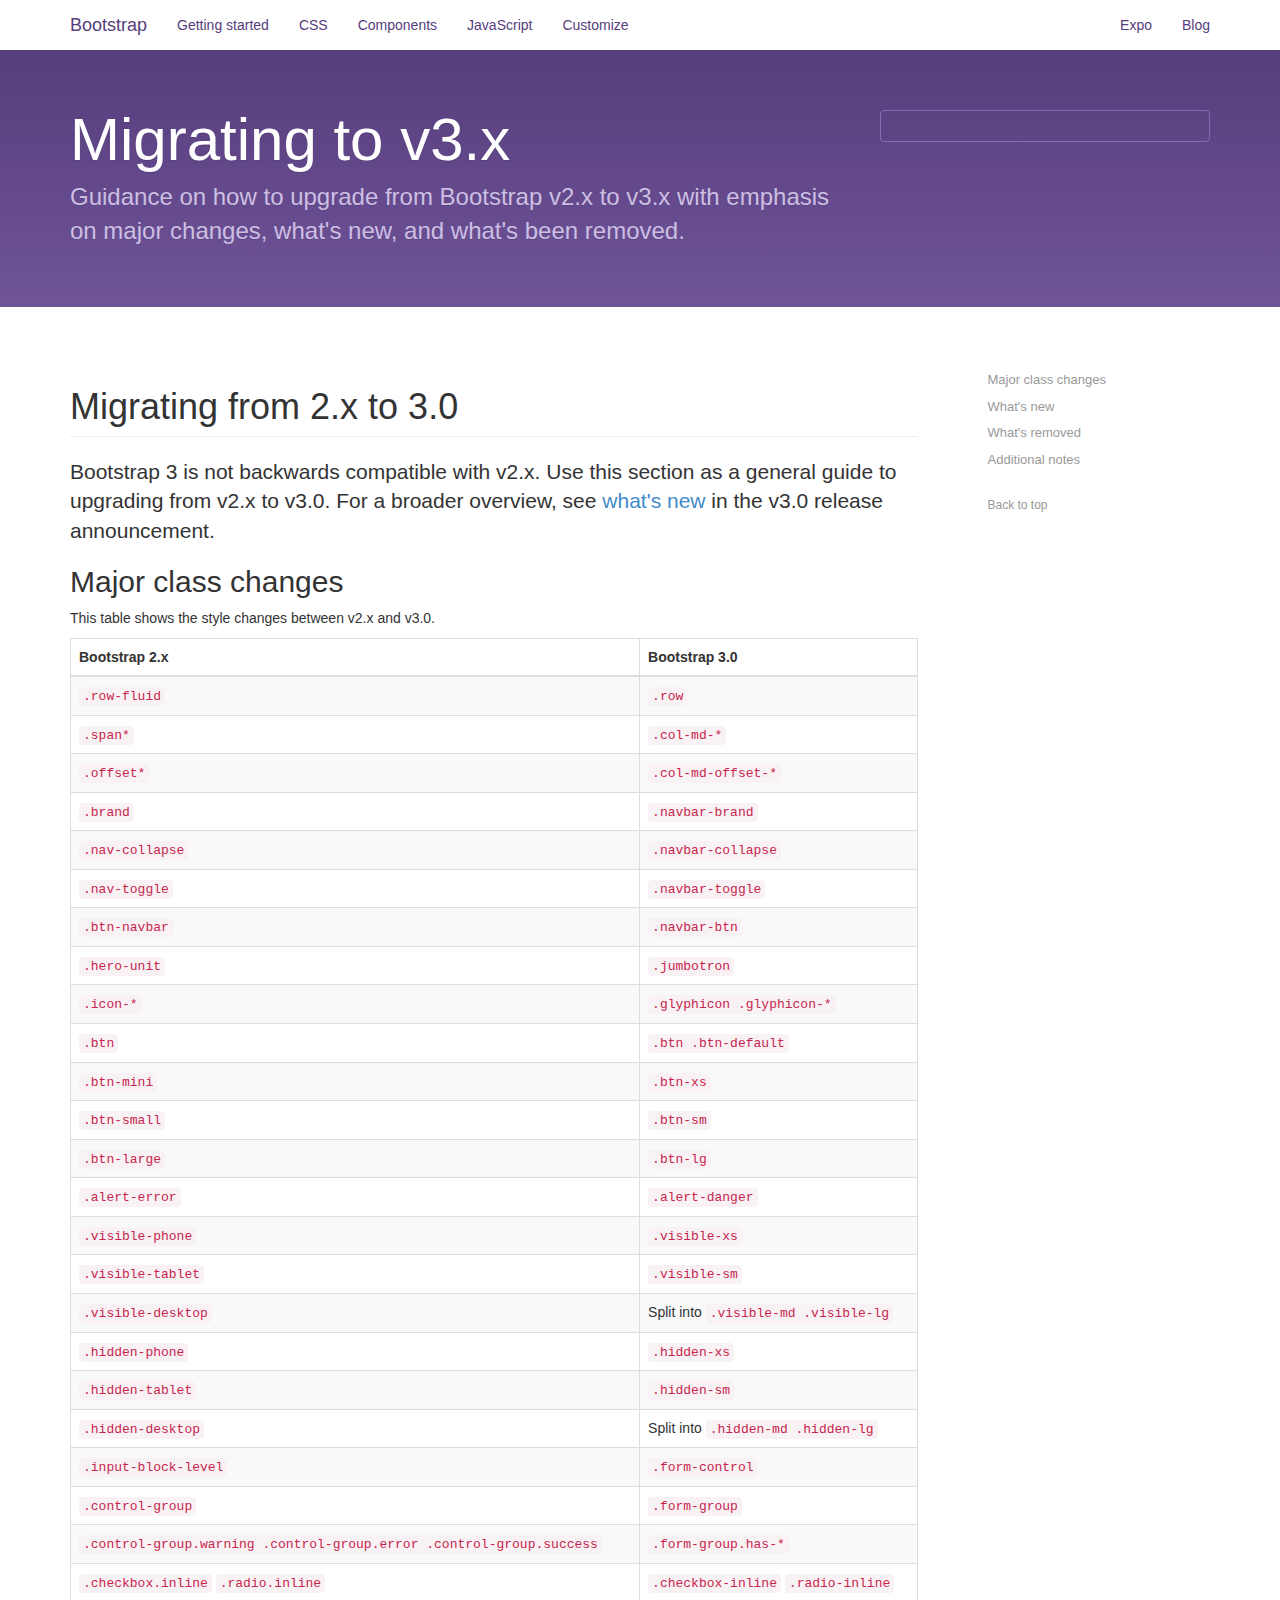
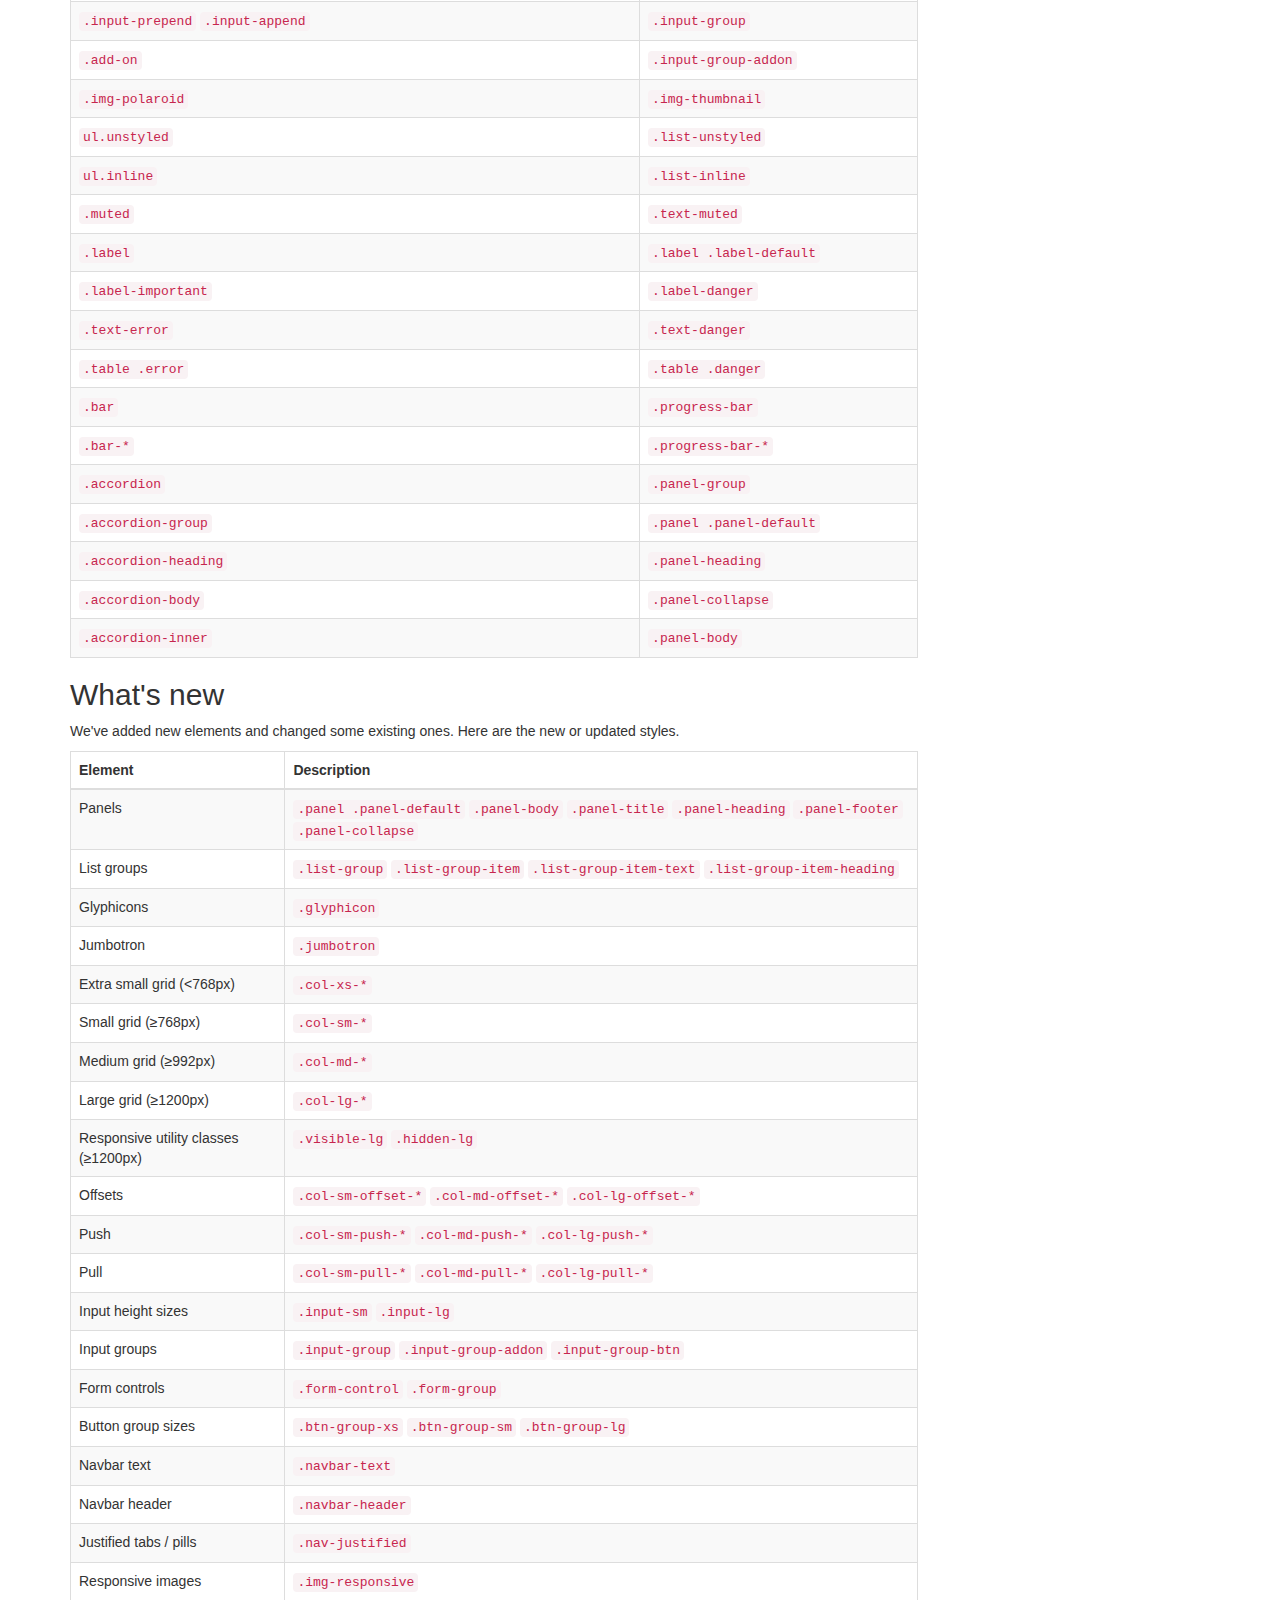
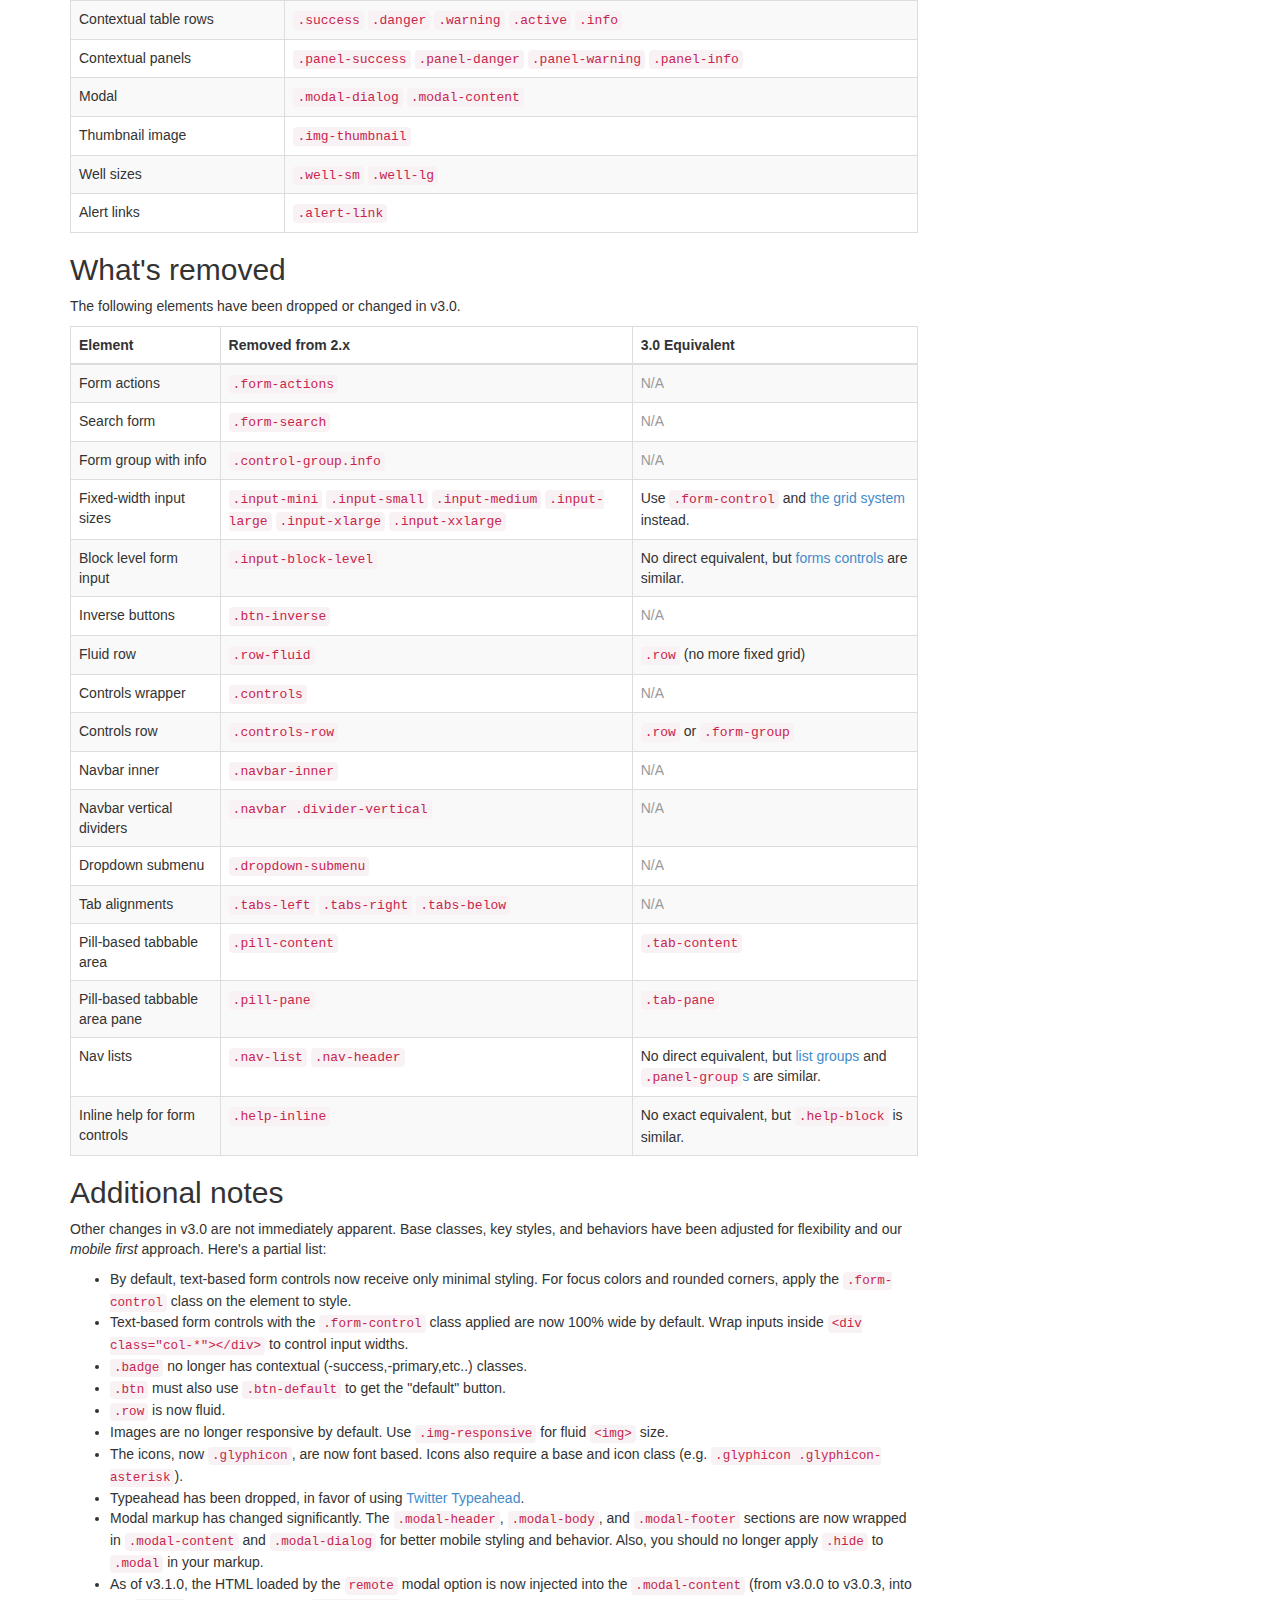
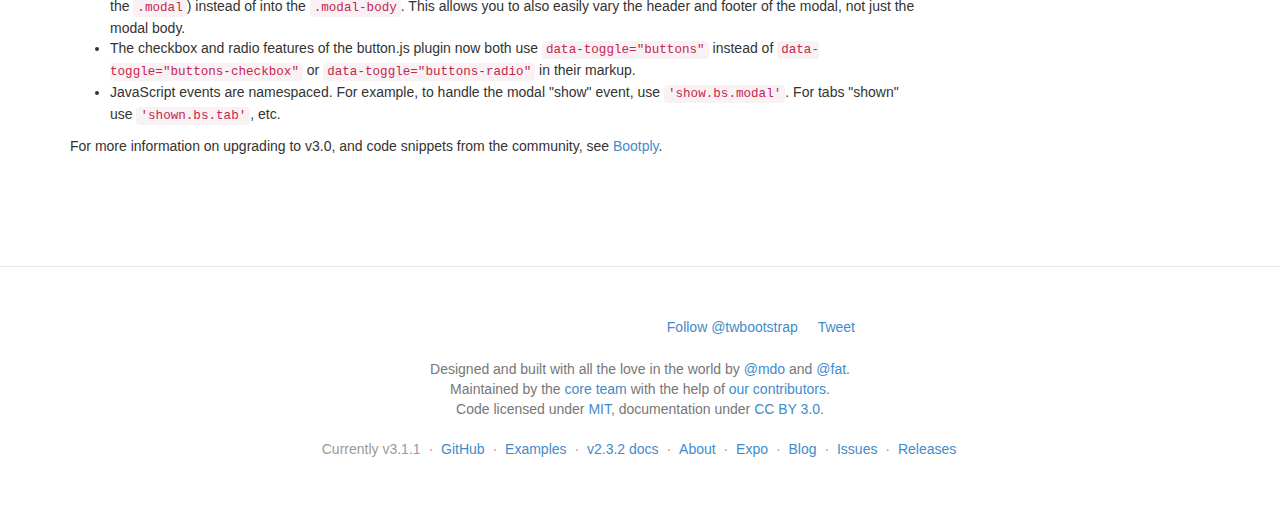
<file: bootstrap/build/migration/index.html>
<!DOCTYPE html>
<html lang="en">
  <head>
    <!-- Meta, title, CSS, favicons, etc. -->
    <meta charset="utf-8">
<meta http-equiv="X-UA-Compatible" content="IE=edge">
<meta name="viewport" content="width=device-width, initial-scale=1">
<meta name="description" content="Bootstrap, a sleek, intuitive, and powerful mobile first front-end framework for faster and easier web development.">
<meta name="keywords" content="HTML, CSS, JS, JavaScript, framework, bootstrap, front-end, frontend, web development">
<meta name="author" content="Mark Otto, Jacob Thornton, and Bootstrap contributors">

<title>
  
    Migrating to v3.x &middot; Bootstrap
  
</title>

<!-- Bootstrap core CSS -->
<link href="../dist/css/bootstrap.min.css" rel="stylesheet">

<!-- Documentation extras -->
<link href="../assets/css/docs.min.css" rel="stylesheet">
<!--[if lt IE 9]><script src="../assets/js/ie8-responsive-file-warning.js"></script><![endif]-->

<!-- HTML5 shim and Respond.js IE8 support of HTML5 elements and media queries -->
<!--[if lt IE 9]>
  <script src="https://oss.maxcdn.com/libs/html5shiv/3.7.0/html5shiv.js"></script>
  <script src="https://oss.maxcdn.com/libs/respond.js/1.4.2/respond.min.js"></script>
<![endif]-->

<!-- Favicons -->
<link rel="apple-touch-icon-precomposed" sizes="144x144" href="../assets/ico/apple-touch-icon-144-precomposed.png">
                               <link rel="icon" href="../assets/ico/favicon.ico">

<script>
  (function(i,s,o,g,r,a,m){i['GoogleAnalyticsObject']=r;i[r]=i[r]||function(){
  (i[r].q=i[r].q||[]).push(arguments)},i[r].l=1*new Date();a=s.createElement(o),
  m=s.getElementsByTagName(o)[0];a.async=1;a.src=g;m.parentNode.insertBefore(a,m)
  })(window,document,'script','//www.google-analytics.com/analytics.js','ga');

  ga('create', 'UA-146052-10', 'getbootstrap.com');
  ga('send', 'pageview');

</script>

  </head>
  <body>
    <a class="sr-only sr-only-focusable" href="#content">Skip to main content</a>

    <!-- Docs master nav -->
    <header class="navbar navbar-static-top bs-docs-nav" id="top" role="banner">
  <div class="container">
    <div class="navbar-header">
      <button class="navbar-toggle" type="button" data-toggle="collapse" data-target=".bs-navbar-collapse">
        <span class="sr-only">Toggle navigation</span>
        <span class="icon-bar"></span>
        <span class="icon-bar"></span>
        <span class="icon-bar"></span>
      </button>
      <a href="../" class="navbar-brand">Bootstrap</a>
    </div>
    <nav class="collapse navbar-collapse bs-navbar-collapse" role="navigation">
      <ul class="nav navbar-nav">
        <li>
          <a href="../getting-started">Getting started</a>
        </li>
        <li>
          <a href="../css">CSS</a>
        </li>
        <li>
          <a href="../components">Components</a>
        </li>
        <li>
          <a href="../javascript">JavaScript</a>
        </li>
        <li>
          <a href="../customize">Customize</a>
        </li>
      </ul>
      <ul class="nav navbar-nav navbar-right">
        <li><a href="http://expo.getbootstrap.com" onclick="ga('send', 'event', 'Navbar', 'Community links', 'Expo');">Expo</a></li>
        <li><a href="http://blog.getbootstrap.com" onclick="ga('send', 'event', 'Navbar', 'Community links', 'Blog');">Blog</a></li>
      </ul>
    </nav>
  </div>
</header>


    <!-- Docs page layout -->
    <div class="bs-docs-header" id="content">
      <div class="container">
        <h1>Migrating to v3.x</h1>
        <p>Guidance on how to upgrade from Bootstrap v2.x to v3.x with emphasis on major changes, what's new, and what's been removed.</p>
        <div id="carbonads-container"><div class="carbonad"><div id="azcarbon"></div><script>var z = document.createElement("script"); z.async = true; z.src = "http://engine.carbonads.com/z/32341/azcarbon_2_1_0_HORIZ"; var s = document.getElementsByTagName("script")[0]; s.parentNode.insertBefore(z, s);</script></div></div>

      </div>
    </div>

    <div class="container bs-docs-container">

      <div class="row">
        <div class="col-md-9" role="main">
          <!-- Migration
================================================== -->
<div class="bs-docs-section">
  <h1 class="page-header">Migrating from 2.x to 3.0</h1>

  <p class="lead">Bootstrap 3 is not backwards compatible with v2.x. Use this section as a general guide to upgrading from v2.x to v3.0. For a broader overview, see <a href="http://blog.getbootstrap.com/2013/08/19/bootstrap-3-released/">what's new</a> in the v3.0 release announcement.</p>

  <h2 id="classes">Major class changes</h2>
  <p>This table shows the style changes between v2.x and v3.0.</p>
  <div class="table-responsive">
    <table class="table table-bordered table-striped">
      <thead>
        <tr>
          <th>Bootstrap 2.x</th>
          <th>Bootstrap 3.0</th>
        </tr>
      </thead>
      <tbody>
        <tr>
          <td><code>.row-fluid</code></td>
          <td><code>.row</code></td>
        </tr>
        <tr>
          <td><code>.span*</code></td>
          <td><code>.col-md-*</code></td>
        </tr>
        <tr>
          <td><code>.offset*</code></td>
          <td><code>.col-md-offset-*</code></td>
        </tr>
        <tr>
          <td><code>.brand</code></td>
          <td><code>.navbar-brand</code></td>
        </tr>
        <tr>
          <td><code>.nav-collapse</code></td>
          <td><code>.navbar-collapse</code></td>
        </tr>
        <tr>
          <td><code>.nav-toggle</code></td>
          <td><code>.navbar-toggle</code></td>
        </tr>
        <tr>
          <td><code>.btn-navbar</code></td>
          <td><code>.navbar-btn</code></td>
        </tr>
        <tr>
          <td><code>.hero-unit</code></td>
          <td><code>.jumbotron</code></td>
        </tr>
        <tr>
          <td><code>.icon-*</code></td>
          <td><code>.glyphicon .glyphicon-*</code></td>
        </tr>
        <tr>
          <td><code>.btn</code></td>
          <td><code>.btn .btn-default</code></td>
        </tr>
        <tr>
          <td><code>.btn-mini</code></td>
          <td><code>.btn-xs</code></td>
        </tr>
        <tr>
          <td><code>.btn-small</code></td>
          <td><code>.btn-sm</code></td>
        </tr>
        <tr>
          <td><code>.btn-large</code></td>
          <td><code>.btn-lg</code></td>
        </tr>
        <tr>
          <td><code>.alert-error</code></td>
          <td><code>.alert-danger</code></td>
        </tr>
        <tr>
          <td><code>.visible-phone</code></td>
          <td><code>.visible-xs</code></td>
        </tr>
        <tr>
          <td><code>.visible-tablet</code></td>
          <td><code>.visible-sm</code></td>
        </tr>
        <tr>
          <td><code>.visible-desktop</code></td>
          <td>Split into <code>.visible-md .visible-lg</code></td>
        </tr>
        <tr>
          <td><code>.hidden-phone</code></td>
          <td><code>.hidden-xs</code></td>
        </tr>
        <tr>
          <td><code>.hidden-tablet</code></td>
          <td><code>.hidden-sm</code></td>
        </tr>
        <tr>
          <td><code>.hidden-desktop</code></td>
          <td>Split into <code>.hidden-md .hidden-lg</code></td>
        </tr>
        <tr>
          <td><code>.input-block-level</code></td>
          <td><code>.form-control</code></td>
        </tr>
        <tr>
          <td><code>.control-group</code></td>
          <td><code>.form-group</code></td>
        </tr>
        <tr>
          <td><code>.control-group.warning .control-group.error .control-group.success</code></td>
          <td><code>.form-group.has-*</code></td>
        </tr>
        <tr>
          <td><code>.checkbox.inline</code> <code>.radio.inline</code></td>
          <td><code>.checkbox-inline</code> <code>.radio-inline</code></td>
        </tr>
        <tr>
          <td><code>.input-prepend</code> <code>.input-append</code></td>
          <td><code>.input-group</code></td>
        </tr>
        <tr>
          <td><code>.add-on</code></td>
          <td><code>.input-group-addon</code></td>
        </tr>
        <tr>
          <td><code>.img-polaroid</code></td>
          <td><code>.img-thumbnail</code></td>
        </tr>
        <tr>
          <td><code>ul.unstyled</code></td>
          <td><code>.list-unstyled</code></td>
        </tr>
        <tr>
          <td><code>ul.inline</code></td>
          <td><code>.list-inline</code></td>
        </tr>
        <tr>
          <td><code>.muted</code></td>
          <td><code>.text-muted</code></td>
        </tr>
        <tr>
          <td><code>.label</code></td>
          <td><code>.label .label-default</code></td>
        </tr>
        <tr>
          <td><code>.label-important</code></td>
          <td><code>.label-danger</code></td>
        </tr>
        <tr>
          <td><code>.text-error</code></td>
          <td><code>.text-danger</code></td>
        </tr>
        <tr>
          <td><code>.table .error</code></td>
          <td><code>.table .danger</code></td>
        </tr>
        <tr>
          <td><code>.bar</code></td>
          <td><code>.progress-bar</code></td>
        </tr>
        <tr>
          <td><code>.bar-*</code></td>
          <td><code>.progress-bar-*</code></td>
        </tr>
        <tr>
          <td><code>.accordion</code></td>
          <td><code>.panel-group</code></td>
        </tr>
        <tr>
          <td><code>.accordion-group</code></td>
          <td><code>.panel .panel-default</code></td>
        </tr>
        <tr>
          <td><code>.accordion-heading</code></td>
          <td><code>.panel-heading</code></td>
        </tr>
        <tr>
          <td><code>.accordion-body</code></td>
          <td><code>.panel-collapse</code></td>
        </tr>
        <tr>
          <td><code>.accordion-inner</code></td>
          <td><code>.panel-body</code></td>
        </tr>
      </tbody>
    </table>
  </div><!-- /.table-responsive -->

  <h2 id="new">What's new</h2>
  <p>We've added new elements and changed some existing ones. Here are the new or updated styles.</p>
  <div class="table-responsive">
    <table class="table table-bordered table-striped">
      <thead>
        <tr>
          <th>Element</th>
          <th>Description</th>
        </tr>
      </thead>
      <tbody>
        <tr>
          <td>Panels</td>
          <td><code>.panel .panel-default</code> <code>.panel-body</code> <code>.panel-title</code> <code>.panel-heading</code> <code>.panel-footer</code> <code>.panel-collapse</code></td>
        </tr>
        <tr>
          <td>List groups</td>
          <td><code>.list-group</code> <code>.list-group-item</code> <code>.list-group-item-text</code> <code>.list-group-item-heading</code></td>
        </tr>
        <tr>
          <td>Glyphicons</td>
          <td><code>.glyphicon</code></td>
        </tr>
        <tr>
          <td>Jumbotron</td>
          <td><code>.jumbotron</code></td>
        </tr>
        <tr>
          <td>Extra small grid (&lt;768px)</td>
          <td><code>.col-xs-*</code></td>
        </tr>
        <tr>
          <td>Small grid (&ge;768px)</td>
          <td><code>.col-sm-*</code></td>
        </tr>
        <tr>
          <td>Medium grid (&ge;992px)</td>
          <td><code>.col-md-*</code></td>
        </tr>
        <tr>
          <td>Large grid (&ge;1200px)</td>
          <td><code>.col-lg-*</code></td>
        </tr>
        <tr>
          <td>Responsive utility classes (&ge;1200px)</td>
          <td><code>.visible-lg</code> <code>.hidden-lg</code></td>
        </tr>
        <tr>
          <td>Offsets</td>
          <td><code>.col-sm-offset-*</code> <code>.col-md-offset-*</code> <code>.col-lg-offset-*</code></td>
        </tr>
        <tr>
          <td>Push</td>
          <td><code>.col-sm-push-*</code> <code>.col-md-push-*</code> <code>.col-lg-push-*</code></td>
        </tr>
        <tr>
          <td>Pull</td>
          <td><code>.col-sm-pull-*</code> <code>.col-md-pull-*</code> <code>.col-lg-pull-*</code></td>
        </tr>
        <tr>
          <td>Input height sizes</td>
          <td><code>.input-sm</code> <code>.input-lg</code></td>
        </tr>
        <tr>
          <td>Input groups</td>
          <td><code>.input-group</code> <code>.input-group-addon</code> <code>.input-group-btn</code></td>
        </tr>
        <tr>
          <td>Form controls</td>
          <td><code>.form-control</code> <code>.form-group</code></td>
        </tr>
        <tr>
          <td>Button group sizes</td>
          <td><code>.btn-group-xs</code> <code>.btn-group-sm</code> <code>.btn-group-lg</code></td>
        </tr>
        <tr>
          <td>Navbar text</td>
          <td><code>.navbar-text</code></td>
        </tr>
        <tr>
          <td>Navbar header</td>
          <td><code>.navbar-header</code></td>
        </tr>
        <tr>
          <td>Justified tabs / pills</td>
          <td><code>.nav-justified</code></td>
        </tr>
        <tr>
          <td>Responsive images</td>
          <td><code>.img-responsive</code></td>
        </tr>
        <tr>
          <td>Contextual table rows</td>
          <td><code>.success</code> <code>.danger</code> <code>.warning</code> <code>.active</code> <code>.info</code></td>
        </tr>
        <tr>
          <td>Contextual panels</td>
          <td><code>.panel-success</code> <code>.panel-danger</code> <code>.panel-warning</code> <code>.panel-info</code></td>
        </tr>
        <tr>
          <td>Modal</td>
          <td><code>.modal-dialog</code> <code>.modal-content</code></td>
        </tr>
        <tr>
          <td>Thumbnail image</td>
          <td><code>.img-thumbnail</code></td>
        </tr>
        <tr>
          <td>Well sizes</td>
          <td><code>.well-sm</code> <code>.well-lg</code></td>
        </tr>
        <tr>
          <td>Alert links</td>
          <td><code>.alert-link</code></td>
        </tr>
      </tbody>
    </table>
  </div><!-- /.table-responsive -->


  <h2 id="dropped">What's removed</h2>
  <p>The following elements have been dropped or changed in v3.0.</p>
  <div class="table-responsive">
    <table class="table table-bordered table-striped">
      <thead>
        <tr>
          <th>Element</th>
          <th>Removed from 2.x</th>
          <th>3.0 Equivalent</th>
        </tr>
      </thead>
      <tbody>
        <tr>
          <td>Form actions</td>
          <td><code>.form-actions</code></td>
          <td class="text-muted">N/A</td>
        </tr>
        <tr>
          <td>Search form</td>
          <td><code>.form-search</code></td>
          <td class="text-muted">N/A</td>
        </tr>
        <tr>
          <td>Form group with info</td>
          <td><code>.control-group.info</code></td>
          <td class="text-muted">N/A</td>
        </tr>
        <tr>
          <td>Fixed-width input sizes</td>
          <td><code>.input-mini</code> <code>.input-small</code> <code>.input-medium</code> <code>.input-large</code> <code>.input-xlarge</code> <code>.input-xxlarge</code></td>
          <td>Use <a href="../css/#forms-controls"><code>.form-control</code></a> and <a href="../css/#grid">the grid system</a> instead.</td>
        </tr>
        <tr>
          <td>Block level form input</td>
          <td><code>.input-block-level</code></td>
          <td>No direct equivalent, but <a href="../css/#forms-controls">forms controls</a> are similar.</td>
        </tr>
        <tr>
          <td>Inverse buttons</td>
          <td><code>.btn-inverse</code></td>
          <td class="text-muted">N/A</td>
        </tr>
        <tr>
          <td>Fluid row</td>
          <td><code>.row-fluid</code></td>
          <td><code>.row</code> (no more fixed grid)</td>
        </tr>
        <tr>
          <td>Controls wrapper</td>
          <td><code>.controls</code></td>
          <td class="text-muted">N/A</td>
        </tr>
        <tr>
          <td>Controls row</td>
          <td><code>.controls-row</code></td>
          <td><code>.row</code> or <code>.form-group</code></td>
        </tr>
        <tr>
          <td>Navbar inner</td>
          <td><code>.navbar-inner</code></td>
          <td class="text-muted">N/A</td>
        </tr>
        <tr>
          <td>Navbar vertical dividers</td>
          <td><code>.navbar .divider-vertical</code></td>
          <td class="text-muted">N/A</td>
        </tr>
        <tr>
          <td>Dropdown submenu</td>
          <td><code>.dropdown-submenu</code></td>
          <td class="text-muted">N/A</td>
        </tr>
        <tr>
          <td>Tab alignments</td>
          <td><code>.tabs-left</code> <code>.tabs-right</code> <code>.tabs-below</code></td>
          <td class="text-muted">N/A</td>
        </tr>
        <tr>
          <td>Pill-based tabbable area</td>
          <td><code>.pill-content</code></td>
          <td><code>.tab-content</code></td>
        </tr>
        <tr>
          <td>Pill-based tabbable area pane</td>
          <td><code>.pill-pane</code></td>
          <td><code>.tab-pane</code></td>
        </tr>
        <tr>
          <td>Nav lists</td>
          <td><code>.nav-list</code> <code>.nav-header</code></td>
          <td>No direct equivalent, but <a href="../components/#list-group">list groups</a> and <a href="../javascript/#collapse"><code>.panel-group</code>s</a> are similar.</td>
        </tr>
        <tr>
          <td>Inline help for form controls</td>
          <td><code>.help-inline</code></td>
          <td>No exact equivalent, but <code>.help-block</code> is similar.</td>
        </tr>
      </tbody>
    </table>
  </div><!-- /.table-responsive -->


  <h2 id="notes">Additional notes</h2>
  <p>Other changes in v3.0 are not immediately apparent. Base classes, key styles, and behaviors have been adjusted for flexibility and our <em>mobile first</em> approach. Here's a partial list:</p>
  <ul>
    <li>By default, text-based form controls now receive only minimal styling.  For focus colors and rounded corners, apply the <code>.form-control</code> class on the element to style.</li>
    <li>Text-based form controls with the <code>.form-control</code> class applied are now 100% wide by default. Wrap inputs inside <code>&lt;div class="col-*"&gt;&lt;/div&gt;</code> to control input widths.</li>
    <li><code>.badge</code> no longer has contextual (-success,-primary,etc..) classes.</li>
    <li><code>.btn</code> must also use <code>.btn-default</code> to get the "default" button.</li>
    <li><code>.row</code> is now fluid.</li>
    <li>Images are no longer responsive by default. Use <code>.img-responsive</code> for fluid <code>&lt;img&gt;</code> size.</li>
    <li>The icons, now <code>.glyphicon</code>, are now font based. Icons also require a base and icon class (e.g. <code>.glyphicon .glyphicon-asterisk</code>).</li>
    <li>Typeahead has been dropped, in favor of using <a href="http://twitter.github.io/typeahead.js/">Twitter Typeahead</a>.</li>
    <li>Modal markup has changed significantly. The <code>.modal-header</code>, <code>.modal-body</code>, and <code>.modal-footer</code> sections are now wrapped in <code>.modal-content</code> and <code>.modal-dialog</code> for better mobile styling and behavior. Also, you should no longer apply <code>.hide</code> to <code>.modal</code> in your markup.</li>
    <li>As of v3.1.0, the HTML loaded by the <code>remote</code> modal option is now injected into the <code>.modal-content</code> (from v3.0.0 to v3.0.3, into the <code>.modal</code>) instead of into the <code>.modal-body</code>. This allows you to also easily vary the header and footer of the modal, not just the modal body.</li>
    <li>The checkbox and radio features of the button.js plugin now both use <code>data-toggle="buttons"</code> instead of <code>data-toggle="buttons-checkbox"</code> or <code>data-toggle="buttons-radio"</code> in their markup.</li>
    <li>JavaScript events are namespaced. For example, to handle the modal "show" event, use <code>'show.bs.modal'</code>. For tabs "shown" use <code>'shown.bs.tab'</code>, etc.</li>
  </ul>
  <p>For more information on upgrading to v3.0, and code snippets from the community, see <a href="http://bootply.com/">Bootply</a>.</p>
</div>

        </div>
        <div class="col-md-3">
          <div class="bs-docs-sidebar hidden-print" role="complementary">
            <ul class="nav bs-docs-sidenav">
              
                <li>
  <a href="#classes">Major class changes</a>
</li>
<li>
  <a href="#new">What's new</a>
</li>
<li>
  <a href="#dropped">What's removed</a>
</li>
<li>
  <a href="#notes">Additional notes</a>
</li>

              
            </ul>
            <a class="back-to-top" href="#top">
              Back to top
            </a>
          </div>
        </div>
      </div>

    </div>

    <!-- Footer
================================================== -->
<footer class="bs-docs-footer" role="contentinfo">
  <div class="container">
    <div class="bs-docs-social">
  <ul class="bs-docs-social-buttons">
    <li>
      <iframe class="github-btn" src="http://ghbtns.com/github-btn.html?user=twbs&amp;repo=bootstrap&amp;type=watch&amp;count=true" width="100" height="20" title="Star on GitHub"></iframe>
    </li>
    <li>
      <iframe class="github-btn" src="http://ghbtns.com/github-btn.html?user=twbs&amp;repo=bootstrap&amp;type=fork&amp;count=true" width="102" height="20" title="Fork on GitHub"></iframe>
    </li>
    <li class="follow-btn">
      <a href="https://twitter.com/twbootstrap" class="twitter-follow-button" data-link-color="#0069D6" data-show-count="true">Follow @twbootstrap</a>
    </li>
    <li class="tweet-btn">
      <a href="https://twitter.com/share" class="twitter-share-button" data-url="http://getbootstrap.com/" data-count="horizontal" data-via="twbootstrap" data-related="mdo:Creator of Bootstrap">Tweet</a>
    </li>
  </ul>
</div>


    <p>Designed and built with all the love in the world by <a href="http://twitter.com/mdo" target="_blank">@mdo</a> and <a href="http://twitter.com/fat" target="_blank">@fat</a>.</p>
    <p>Maintained by the <a href="https://github.com/twbs?tab=members">core team</a> with the help of <a href="https://github.com/twbs/bootstrap/graphs/contributors">our contributors</a>.</p>
    <p>Code licensed under <a href="https://github.com/twbs/bootstrap/blob/master/LICENSE" target="_blank">MIT</a>, documentation under <a href="http://creativecommons.org/licenses/by/3.0/">CC BY 3.0</a>.</p>
    <ul class="bs-docs-footer-links muted">
      <li>Currently v3.1.1</li>
      <li>&middot;</li>
      <li><a href="https://github.com/twbs/bootstrap">GitHub</a></li>
      <li>&middot;</li>
      <li><a href="../getting-started/#examples">Examples</a></li>
      <li>&middot;</li>
      <li><a href="../2.3.2/">v2.3.2 docs</a></li>
      <li>&middot;</li>
      <li><a href="../about/">About</a></li>
      <li>&middot;</li>
      <li><a href="http://expo.getbootstrap.com">Expo</a></li>
      <li>&middot;</li>
      <li><a href="http://blog.getbootstrap.com">Blog</a></li>
      <li>&middot;</li>
      <li><a href="https://github.com/twbs/bootstrap/issues?state=open">Issues</a></li>
      <li>&middot;</li>
      <li><a href="https://github.com/twbs/bootstrap/releases">Releases</a></li>
    </ul>
  </div>
</footer>

<!-- Bootstrap core JavaScript
================================================== -->
<!-- Placed at the end of the document so the pages load faster -->
<script src="https://ajax.googleapis.com/ajax/libs/jquery/1.11.0/jquery.min.js"></script>
<script src="../dist/js/bootstrap.min.js"></script>
<script src="../assets/js/docs.min.js"></script>



<script>
  window.twttr = (function (d,s,id) {
    var t, js, fjs = d.getElementsByTagName(s)[0];
    if (d.getElementById(id)) return; js=d.createElement(s); js.id=id; js.async=1;
    js.src="https://platform.twitter.com/widgets.js"; fjs.parentNode.insertBefore(js, fjs);
    return window.twttr || (t = { _e: [], ready: function(f){ t._e.push(f) } });
  }(document, "script", "twitter-wjs"));
</script>

<!-- Analytics
================================================== -->
<script>
  var _gauges = _gauges || [];
  (function() {
    var t   = document.createElement('script');
    t.async = true;
    t.id    = 'gauges-tracker';
    t.setAttribute('data-site-id', '4f0dc9fef5a1f55508000013');
    t.src = '//secure.gaug.es/track.js';
    var s = document.getElementsByTagName('script')[0];
    s.parentNode.insertBefore(t, s);
  })();
</script>

  </body>
</html>
</file>
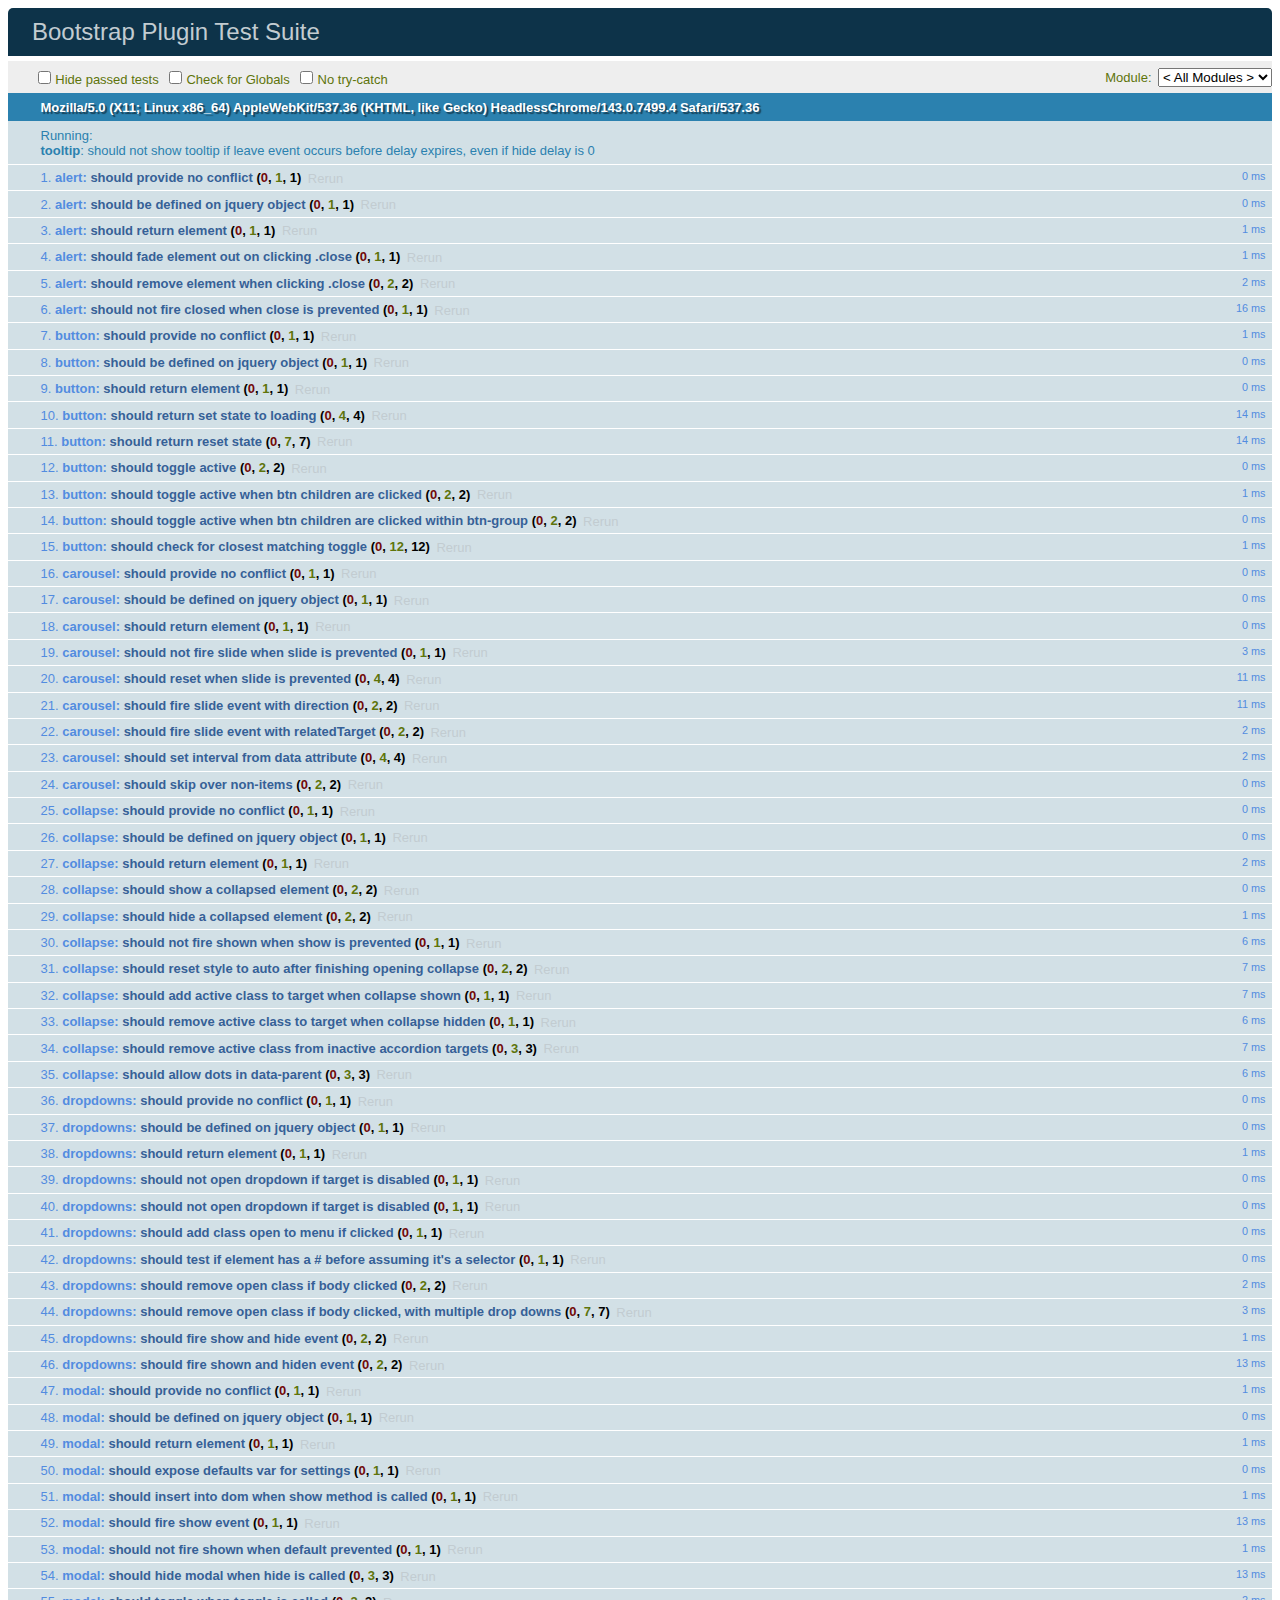
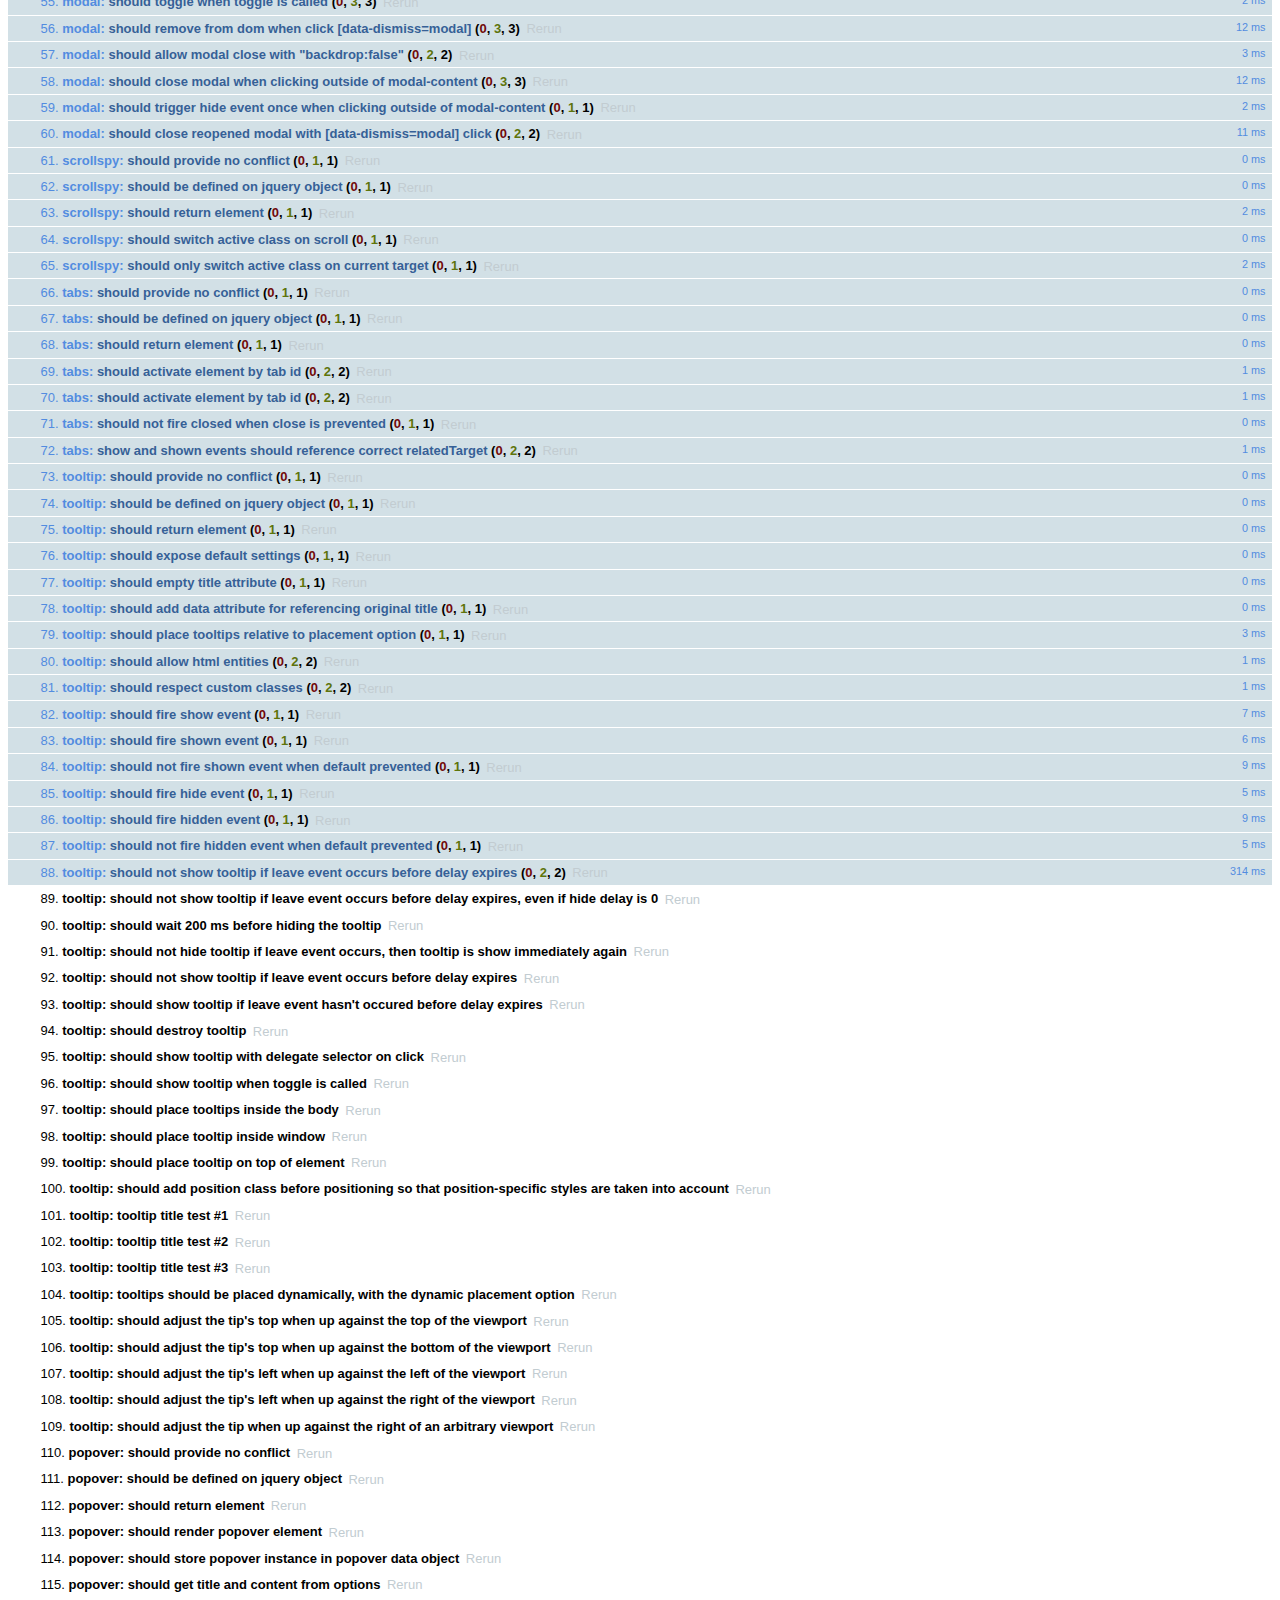
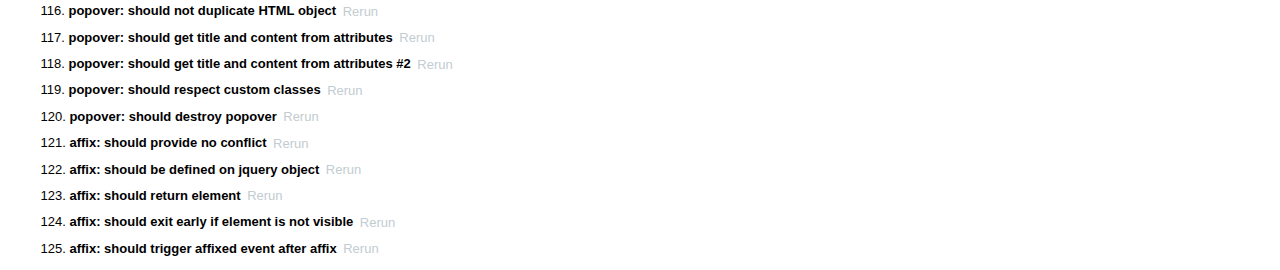
<file: bootstrap/js/tests/index.html>
<!DOCTYPE html>
<html>
  <head>
    <meta charset="utf-8">
    <title>Bootstrap Plugin Test Suite</title>

    <!-- jQuery -->
    <script src="vendor/jquery.js"></script>

    <!-- QUnit -->
    <link rel="stylesheet" href="vendor/qunit.css" media="screen">
    <script src="vendor/qunit.js"></script>
    <script>
      // See https://github.com/axemclion/grunt-saucelabs#test-result-details-with-qunit
      var log = []
      QUnit.done = function (test_results) {
        var tests = log.map(function (details) {
          return {
            name: details.name,
            result: details.result,
            expected: details.expected,
            actual: details.actual,
            source: details.source
          }
        })
        test_results.tests = tests

        // Delaying results a bit because in real-world scenario you won't get them immediately
        setTimeout(function () {
          window.global_test_results = test_results
        }, 2000)
      }

      QUnit.testStart(function (testDetails) {
        QUnit.log = function (details) {
          if (!details.result) {
            details.name = testDetails.name
            log.push(details)
          }
        }
      })
    </script>

    <!-- Plugin sources -->
    <script>$.support.transition = false</script>
    <script src="../../js/alert.js"></script>
    <script src="../../js/button.js"></script>
    <script src="../../js/carousel.js"></script>
    <script src="../../js/collapse.js"></script>
    <script src="../../js/dropdown.js"></script>
    <script src="../../js/modal.js"></script>
    <script src="../../js/scrollspy.js"></script>
    <script src="../../js/tab.js"></script>
    <script src="../../js/tooltip.js"></script>
    <script src="../../js/popover.js"></script>
    <script src="../../js/affix.js"></script>

    <!-- Unit tests -->
    <script src="unit/alert.js"></script>
    <script src="unit/button.js"></script>
    <script src="unit/carousel.js"></script>
    <script src="unit/collapse.js"></script>
    <script src="unit/dropdown.js"></script>
    <script src="unit/modal.js"></script>
    <script src="unit/scrollspy.js"></script>
    <script src="unit/tab.js"></script>
    <script src="unit/tooltip.js"></script>
    <script src="unit/popover.js"></script>
    <script src="unit/affix.js"></script>

  </head>
  <body>
    <div>
      <div id="qunit"></div>
      <div id="qunit-fixture"></div>
    </div>
  </body>
</html>
</file>
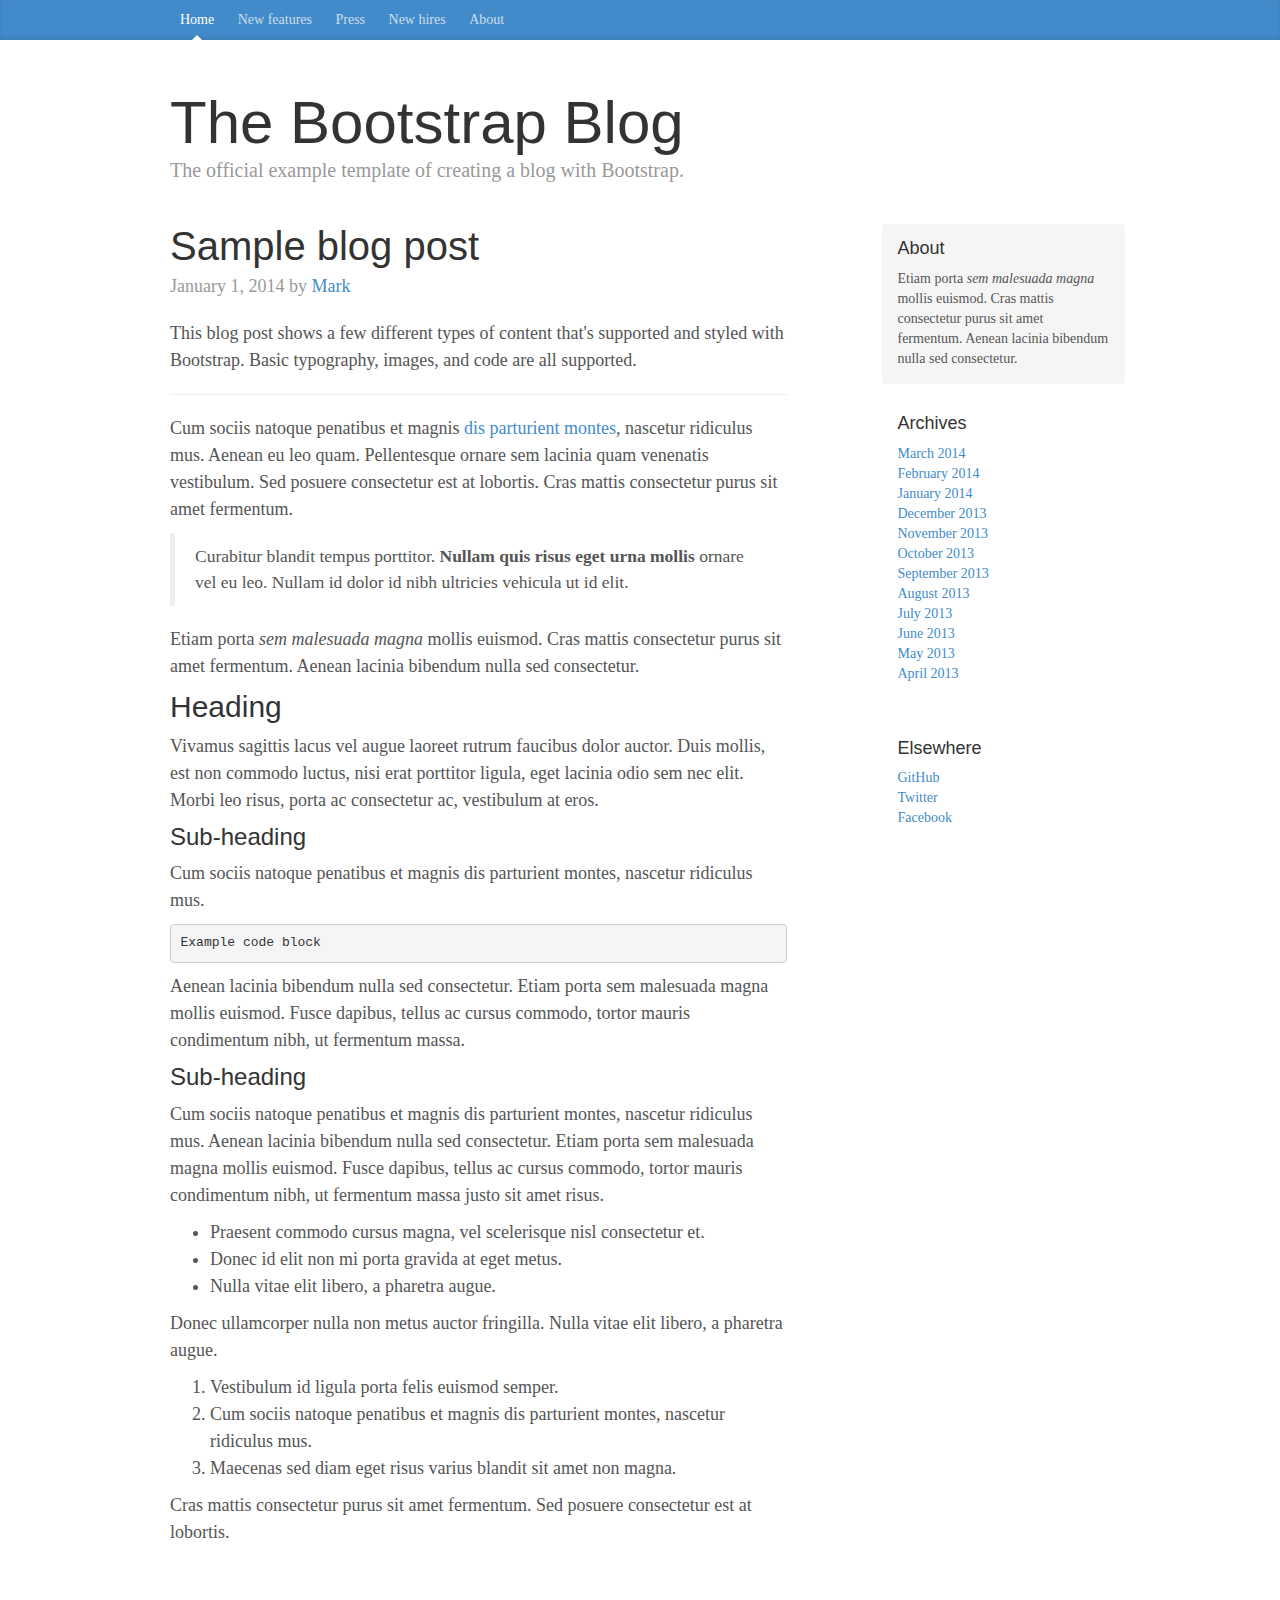
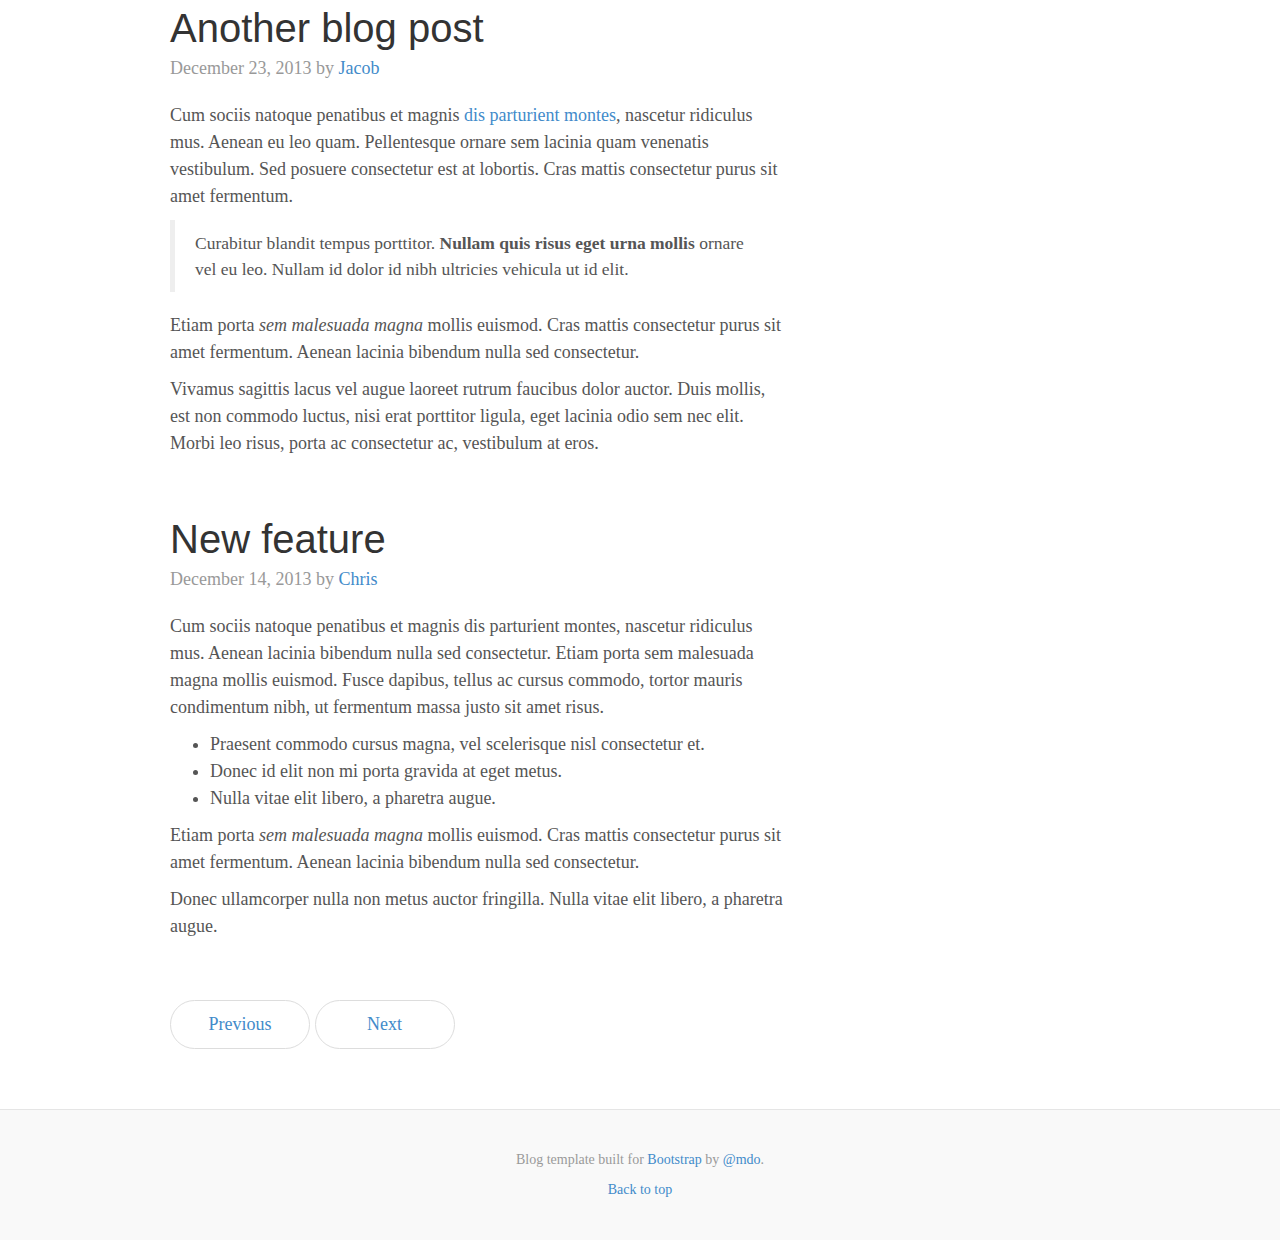
<file: bootstrap/build/examples/blog/index.html>
<!DOCTYPE html>
<html lang="en">
  <head>
    <meta charset="utf-8">
    <meta http-equiv="X-UA-Compatible" content="IE=edge">
    <meta name="viewport" content="width=device-width, initial-scale=1">
    <meta name="description" content="">
    <meta name="author" content="">
    <link rel="icon" href="../../assets/ico/favicon.ico">

    <title>Blog Template for Bootstrap</title>

    <!-- Bootstrap core CSS -->
    <link href="../../dist/css/bootstrap.min.css" rel="stylesheet">

    <!-- Custom styles for this template -->
    <link href="blog.css" rel="stylesheet">

    <!-- Just for debugging purposes. Don't actually copy this line! -->
    <!--[if lt IE 9]><script src="../../assets/js/ie8-responsive-file-warning.js"></script><![endif]-->

    <!-- HTML5 shim and Respond.js IE8 support of HTML5 elements and media queries -->
    <!--[if lt IE 9]>
      <script src="https://oss.maxcdn.com/libs/html5shiv/3.7.0/html5shiv.js"></script>
      <script src="https://oss.maxcdn.com/libs/respond.js/1.4.2/respond.min.js"></script>
    <![endif]-->
  </head>

  <body>

    <div class="blog-masthead">
      <div class="container">
        <nav class="blog-nav">
          <a class="blog-nav-item active" href="#">Home</a>
          <a class="blog-nav-item" href="#">New features</a>
          <a class="blog-nav-item" href="#">Press</a>
          <a class="blog-nav-item" href="#">New hires</a>
          <a class="blog-nav-item" href="#">About</a>
        </nav>
      </div>
    </div>

    <div class="container">

      <div class="blog-header">
        <h1 class="blog-title">The Bootstrap Blog</h1>
        <p class="lead blog-description">The official example template of creating a blog with Bootstrap.</p>
      </div>

      <div class="row">

        <div class="col-sm-8 blog-main">

          <div class="blog-post">
            <h2 class="blog-post-title">Sample blog post</h2>
            <p class="blog-post-meta">January 1, 2014 by <a href="#">Mark</a></p>

            <p>This blog post shows a few different types of content that's supported and styled with Bootstrap. Basic typography, images, and code are all supported.</p>
            <hr>
            <p>Cum sociis natoque penatibus et magnis <a href="#">dis parturient montes</a>, nascetur ridiculus mus. Aenean eu leo quam. Pellentesque ornare sem lacinia quam venenatis vestibulum. Sed posuere consectetur est at lobortis. Cras mattis consectetur purus sit amet fermentum.</p>
            <blockquote>
              <p>Curabitur blandit tempus porttitor. <strong>Nullam quis risus eget urna mollis</strong> ornare vel eu leo. Nullam id dolor id nibh ultricies vehicula ut id elit.</p>
            </blockquote>
            <p>Etiam porta <em>sem malesuada magna</em> mollis euismod. Cras mattis consectetur purus sit amet fermentum. Aenean lacinia bibendum nulla sed consectetur.</p>
            <h2>Heading</h2>
            <p>Vivamus sagittis lacus vel augue laoreet rutrum faucibus dolor auctor. Duis mollis, est non commodo luctus, nisi erat porttitor ligula, eget lacinia odio sem nec elit. Morbi leo risus, porta ac consectetur ac, vestibulum at eros.</p>
            <h3>Sub-heading</h3>
            <p>Cum sociis natoque penatibus et magnis dis parturient montes, nascetur ridiculus mus.</p>
            <pre><code>Example code block</code></pre>
            <p>Aenean lacinia bibendum nulla sed consectetur. Etiam porta sem malesuada magna mollis euismod. Fusce dapibus, tellus ac cursus commodo, tortor mauris condimentum nibh, ut fermentum massa.</p>
            <h3>Sub-heading</h3>
            <p>Cum sociis natoque penatibus et magnis dis parturient montes, nascetur ridiculus mus. Aenean lacinia bibendum nulla sed consectetur. Etiam porta sem malesuada magna mollis euismod. Fusce dapibus, tellus ac cursus commodo, tortor mauris condimentum nibh, ut fermentum massa justo sit amet risus.</p>
            <ul>
              <li>Praesent commodo cursus magna, vel scelerisque nisl consectetur et.</li>
              <li>Donec id elit non mi porta gravida at eget metus.</li>
              <li>Nulla vitae elit libero, a pharetra augue.</li>
            </ul>
            <p>Donec ullamcorper nulla non metus auctor fringilla. Nulla vitae elit libero, a pharetra augue.</p>
            <ol>
              <li>Vestibulum id ligula porta felis euismod semper.</li>
              <li>Cum sociis natoque penatibus et magnis dis parturient montes, nascetur ridiculus mus.</li>
              <li>Maecenas sed diam eget risus varius blandit sit amet non magna.</li>
            </ol>
            <p>Cras mattis consectetur purus sit amet fermentum. Sed posuere consectetur est at lobortis.</p>
          </div><!-- /.blog-post -->

          <div class="blog-post">
            <h2 class="blog-post-title">Another blog post</h2>
            <p class="blog-post-meta">December 23, 2013 by <a href="#">Jacob</a></p>

            <p>Cum sociis natoque penatibus et magnis <a href="#">dis parturient montes</a>, nascetur ridiculus mus. Aenean eu leo quam. Pellentesque ornare sem lacinia quam venenatis vestibulum. Sed posuere consectetur est at lobortis. Cras mattis consectetur purus sit amet fermentum.</p>
            <blockquote>
              <p>Curabitur blandit tempus porttitor. <strong>Nullam quis risus eget urna mollis</strong> ornare vel eu leo. Nullam id dolor id nibh ultricies vehicula ut id elit.</p>
            </blockquote>
            <p>Etiam porta <em>sem malesuada magna</em> mollis euismod. Cras mattis consectetur purus sit amet fermentum. Aenean lacinia bibendum nulla sed consectetur.</p>
            <p>Vivamus sagittis lacus vel augue laoreet rutrum faucibus dolor auctor. Duis mollis, est non commodo luctus, nisi erat porttitor ligula, eget lacinia odio sem nec elit. Morbi leo risus, porta ac consectetur ac, vestibulum at eros.</p>
          </div><!-- /.blog-post -->

          <div class="blog-post">
            <h2 class="blog-post-title">New feature</h2>
            <p class="blog-post-meta">December 14, 2013 by <a href="#">Chris</a></p>

            <p>Cum sociis natoque penatibus et magnis dis parturient montes, nascetur ridiculus mus. Aenean lacinia bibendum nulla sed consectetur. Etiam porta sem malesuada magna mollis euismod. Fusce dapibus, tellus ac cursus commodo, tortor mauris condimentum nibh, ut fermentum massa justo sit amet risus.</p>
            <ul>
              <li>Praesent commodo cursus magna, vel scelerisque nisl consectetur et.</li>
              <li>Donec id elit non mi porta gravida at eget metus.</li>
              <li>Nulla vitae elit libero, a pharetra augue.</li>
            </ul>
            <p>Etiam porta <em>sem malesuada magna</em> mollis euismod. Cras mattis consectetur purus sit amet fermentum. Aenean lacinia bibendum nulla sed consectetur.</p>
            <p>Donec ullamcorper nulla non metus auctor fringilla. Nulla vitae elit libero, a pharetra augue.</p>
          </div><!-- /.blog-post -->

          <ul class="pager">
            <li><a href="#">Previous</a></li>
            <li><a href="#">Next</a></li>
          </ul>

        </div><!-- /.blog-main -->

        <div class="col-sm-3 col-sm-offset-1 blog-sidebar">
          <div class="sidebar-module sidebar-module-inset">
            <h4>About</h4>
            <p>Etiam porta <em>sem malesuada magna</em> mollis euismod. Cras mattis consectetur purus sit amet fermentum. Aenean lacinia bibendum nulla sed consectetur.</p>
          </div>
          <div class="sidebar-module">
            <h4>Archives</h4>
            <ol class="list-unstyled">
              <li><a href="#">March 2014</a></li>
              <li><a href="#">February 2014</a></li>
              <li><a href="#">January 2014</a></li>
              <li><a href="#">December 2013</a></li>
              <li><a href="#">November 2013</a></li>
              <li><a href="#">October 2013</a></li>
              <li><a href="#">September 2013</a></li>
              <li><a href="#">August 2013</a></li>
              <li><a href="#">July 2013</a></li>
              <li><a href="#">June 2013</a></li>
              <li><a href="#">May 2013</a></li>
              <li><a href="#">April 2013</a></li>
            </ol>
          </div>
          <div class="sidebar-module">
            <h4>Elsewhere</h4>
            <ol class="list-unstyled">
              <li><a href="#">GitHub</a></li>
              <li><a href="#">Twitter</a></li>
              <li><a href="#">Facebook</a></li>
            </ol>
          </div>
        </div><!-- /.blog-sidebar -->

      </div><!-- /.row -->

    </div><!-- /.container -->

    <div class="blog-footer">
      <p>Blog template built for <a href="http://getbootstrap.com">Bootstrap</a> by <a href="https://twitter.com/mdo">@mdo</a>.</p>
      <p>
        <a href="#">Back to top</a>
      </p>
    </div>


    <!-- Bootstrap core JavaScript
    ================================================== -->
    <!-- Placed at the end of the document so the pages load faster -->
    <script src="https://ajax.googleapis.com/ajax/libs/jquery/1.11.0/jquery.min.js"></script>
    <script src="../../dist/js/bootstrap.min.js"></script>
    <script src="../../assets/js/docs.min.js"></script>
  </body>
</html>
</file>
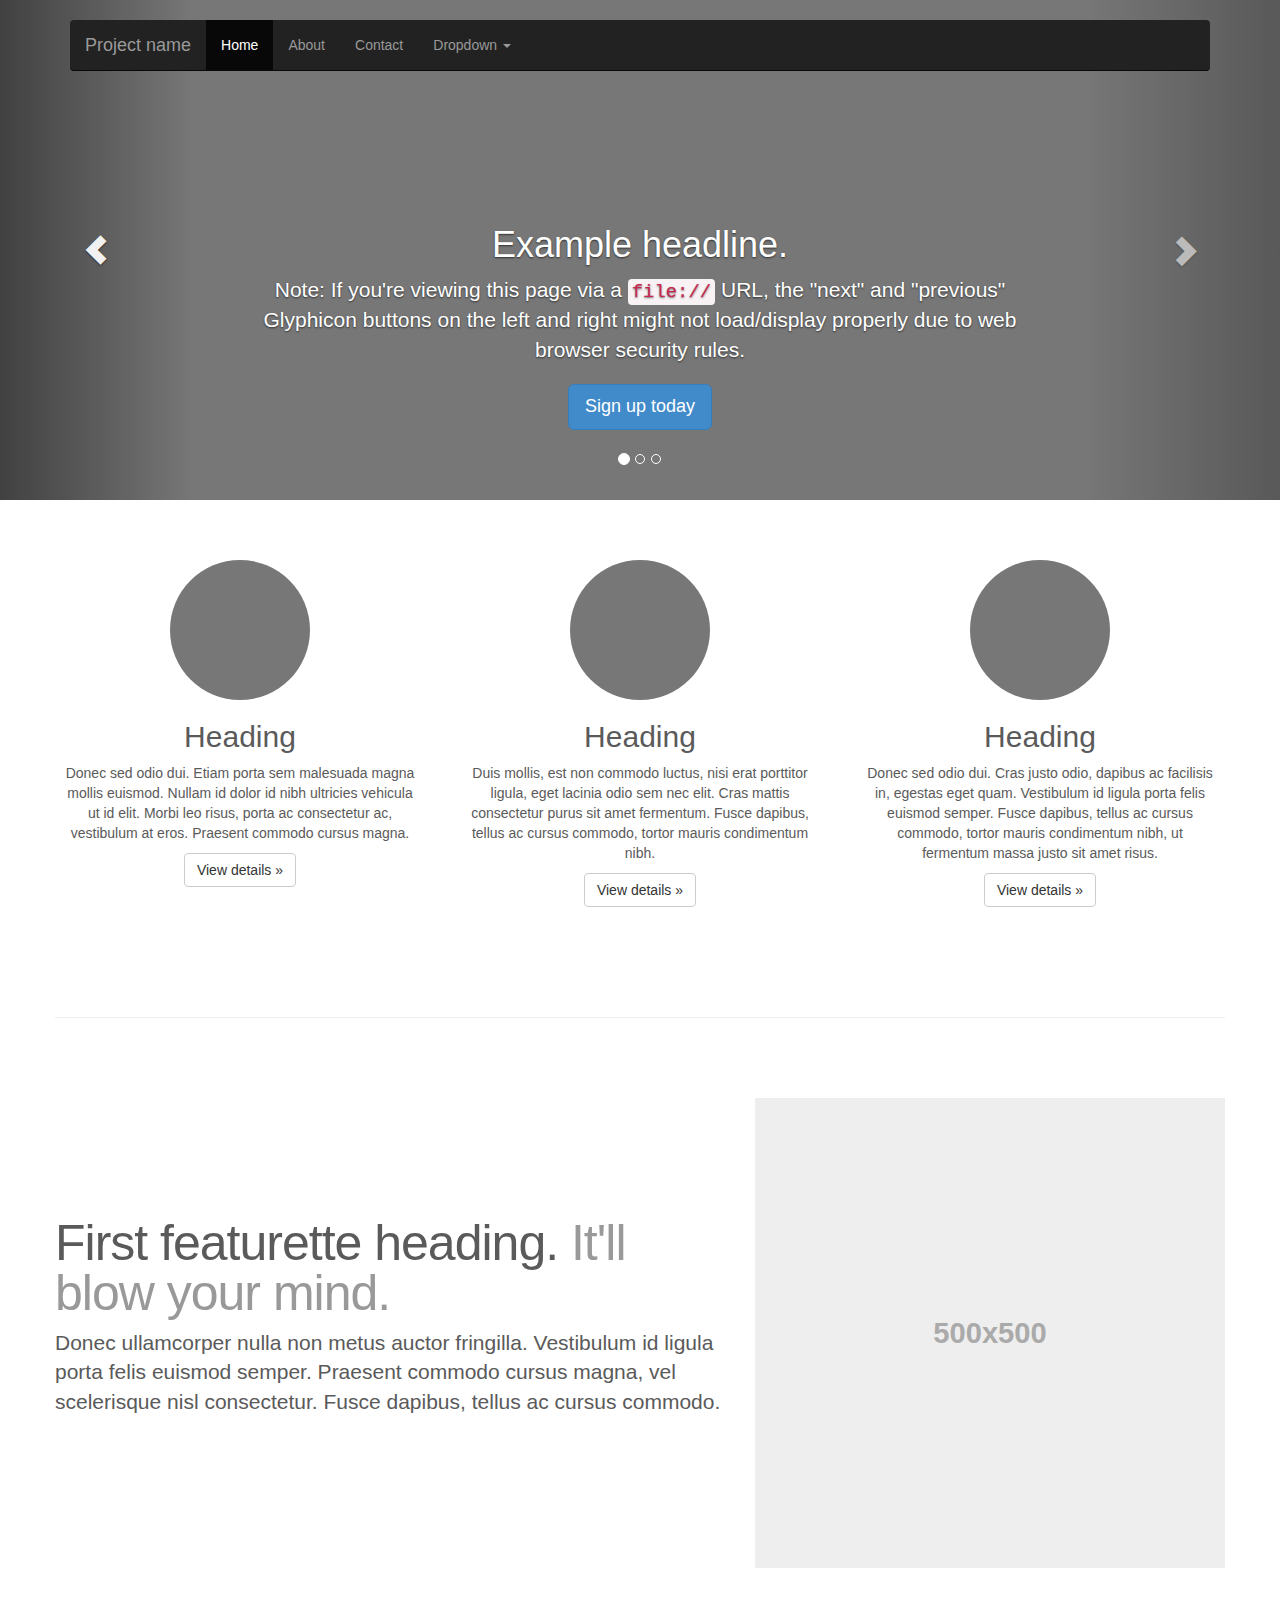
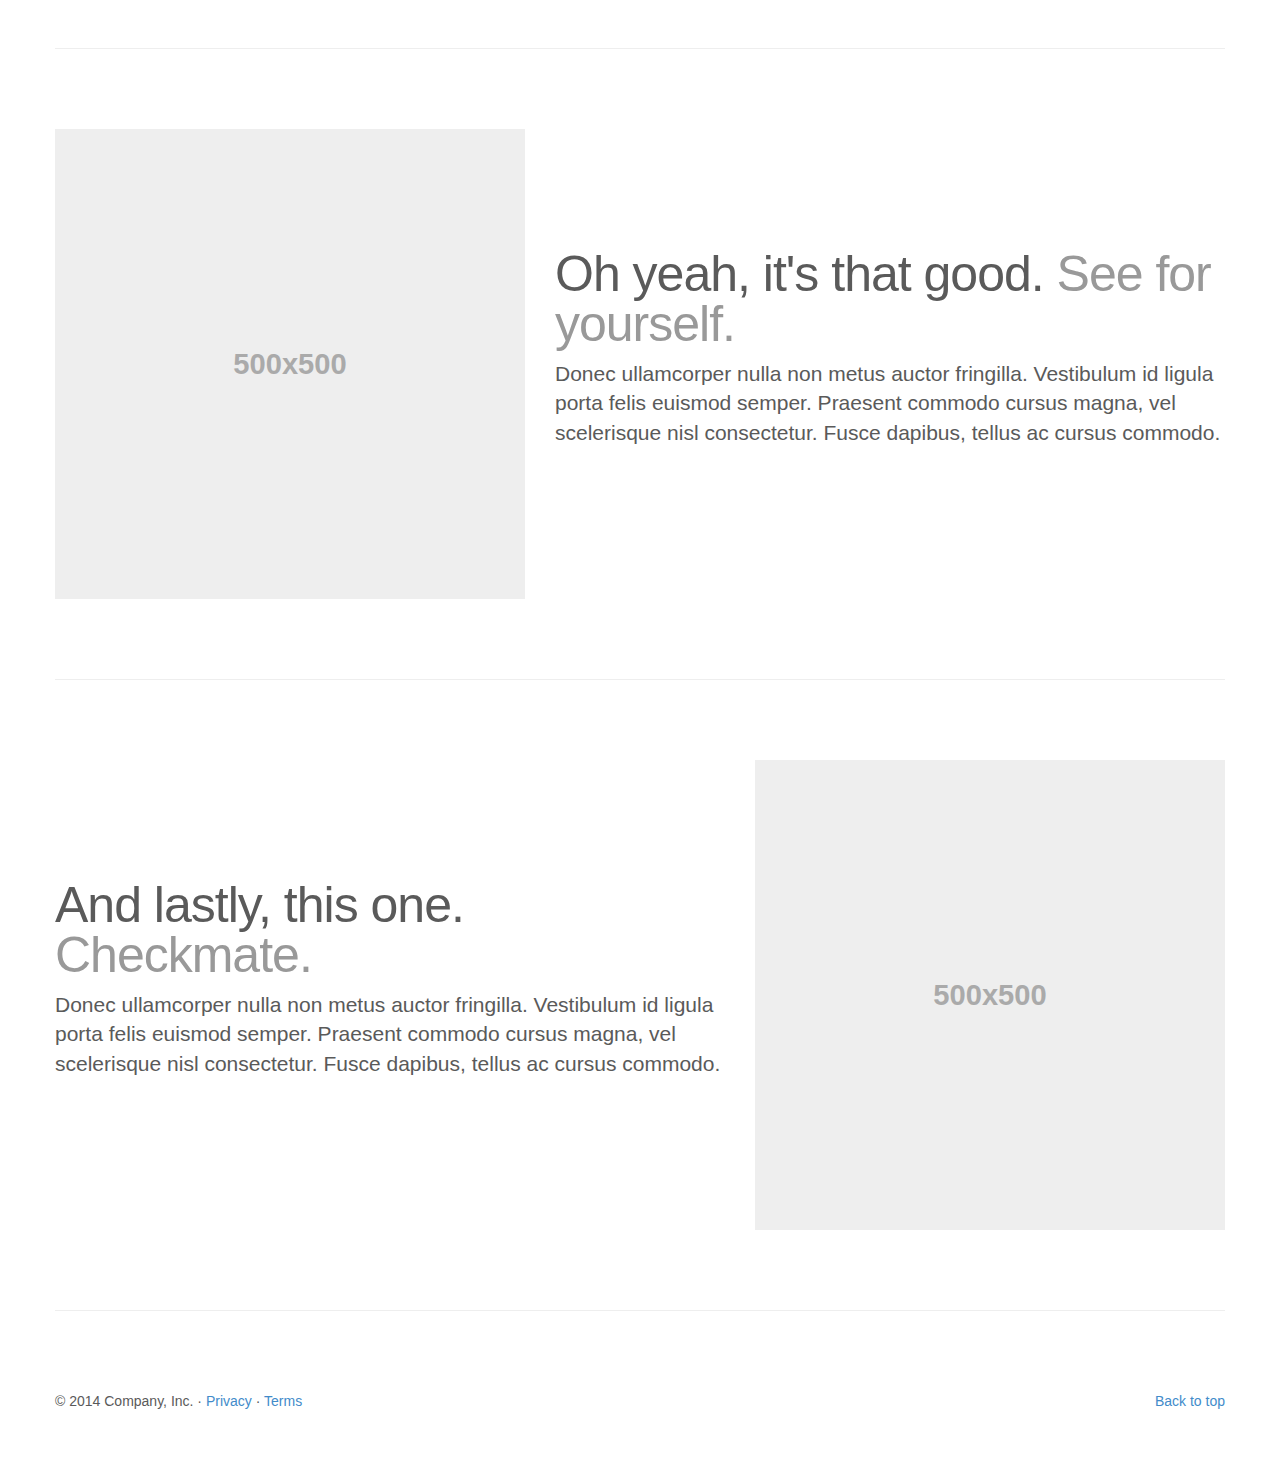
<file: bootstrap/build/examples/carousel/index.html>
<!DOCTYPE html>
<html lang="en">
  <head>
    <meta charset="utf-8">
    <meta http-equiv="X-UA-Compatible" content="IE=edge">
    <meta name="viewport" content="width=device-width, initial-scale=1">
    <meta name="description" content="">
    <meta name="author" content="">
    <link rel="icon" href="../../assets/ico/favicon.ico">

    <title>Carousel Template for Bootstrap</title>

    <!-- Bootstrap core CSS -->
    <link href="../../dist/css/bootstrap.min.css" rel="stylesheet">

    <!-- Just for debugging purposes. Don't actually copy this line! -->
    <!--[if lt IE 9]><script src="../../assets/js/ie8-responsive-file-warning.js"></script><![endif]-->

    <!-- HTML5 shim and Respond.js IE8 support of HTML5 elements and media queries -->
    <!--[if lt IE 9]>
      <script src="https://oss.maxcdn.com/libs/html5shiv/3.7.0/html5shiv.js"></script>
      <script src="https://oss.maxcdn.com/libs/respond.js/1.4.2/respond.min.js"></script>
    <![endif]-->

    <!-- Custom styles for this template -->
    <link href="carousel.css" rel="stylesheet">
  </head>
<!-- NAVBAR
================================================== -->
  <body>
    <div class="navbar-wrapper">
      <div class="container">

        <div class="navbar navbar-inverse navbar-static-top" role="navigation">
          <div class="container">
            <div class="navbar-header">
              <button type="button" class="navbar-toggle" data-toggle="collapse" data-target=".navbar-collapse">
                <span class="sr-only">Toggle navigation</span>
                <span class="icon-bar"></span>
                <span class="icon-bar"></span>
                <span class="icon-bar"></span>
              </button>
              <a class="navbar-brand" href="#">Project name</a>
            </div>
            <div class="navbar-collapse collapse">
              <ul class="nav navbar-nav">
                <li class="active"><a href="#">Home</a></li>
                <li><a href="#about">About</a></li>
                <li><a href="#contact">Contact</a></li>
                <li class="dropdown">
                  <a href="#" class="dropdown-toggle" data-toggle="dropdown">Dropdown <span class="caret"></span></a>
                  <ul class="dropdown-menu">
                    <li><a href="#">Action</a></li>
                    <li><a href="#">Another action</a></li>
                    <li><a href="#">Something else here</a></li>
                    <li class="divider"></li>
                    <li class="dropdown-header">Nav header</li>
                    <li><a href="#">Separated link</a></li>
                    <li><a href="#">One more separated link</a></li>
                  </ul>
                </li>
              </ul>
            </div>
          </div>
        </div>

      </div>
    </div>


    <!-- Carousel
    ================================================== -->
    <div id="myCarousel" class="carousel slide" data-ride="carousel">
      <!-- Indicators -->
      <ol class="carousel-indicators">
        <li data-target="#myCarousel" data-slide-to="0" class="active"></li>
        <li data-target="#myCarousel" data-slide-to="1"></li>
        <li data-target="#myCarousel" data-slide-to="2"></li>
      </ol>
      <div class="carousel-inner">
        <div class="item active">
          <img src="[data-uri]" alt="First slide">
          <div class="container">
            <div class="carousel-caption">
              <h1>Example headline.</h1>
              <p>Note: If you're viewing this page via a <code>file://</code> URL, the "next" and "previous" Glyphicon buttons on the left and right might not load/display properly due to web browser security rules.</p>
              <p><a class="btn btn-lg btn-primary" href="#" role="button">Sign up today</a></p>
            </div>
          </div>
        </div>
        <div class="item">
          <img src="[data-uri]" alt="Second slide">
          <div class="container">
            <div class="carousel-caption">
              <h1>Another example headline.</h1>
              <p>Cras justo odio, dapibus ac facilisis in, egestas eget quam. Donec id elit non mi porta gravida at eget metus. Nullam id dolor id nibh ultricies vehicula ut id elit.</p>
              <p><a class="btn btn-lg btn-primary" href="#" role="button">Learn more</a></p>
            </div>
          </div>
        </div>
        <div class="item">
          <img src="[data-uri]" alt="Third slide">
          <div class="container">
            <div class="carousel-caption">
              <h1>One more for good measure.</h1>
              <p>Cras justo odio, dapibus ac facilisis in, egestas eget quam. Donec id elit non mi porta gravida at eget metus. Nullam id dolor id nibh ultricies vehicula ut id elit.</p>
              <p><a class="btn btn-lg btn-primary" href="#" role="button">Browse gallery</a></p>
            </div>
          </div>
        </div>
      </div>
      <a class="left carousel-control" href="#myCarousel" data-slide="prev"><span class="glyphicon glyphicon-chevron-left"></span></a>
      <a class="right carousel-control" href="#myCarousel" data-slide="next"><span class="glyphicon glyphicon-chevron-right"></span></a>
    </div><!-- /.carousel -->



    <!-- Marketing messaging and featurettes
    ================================================== -->
    <!-- Wrap the rest of the page in another container to center all the content. -->

    <div class="container marketing">

      <!-- Three columns of text below the carousel -->
      <div class="row">
        <div class="col-lg-4">
          <img class="img-circle" src="[data-uri]" alt="Generic placeholder image" style="width: 140px; height: 140px;">
          <h2>Heading</h2>
          <p>Donec sed odio dui. Etiam porta sem malesuada magna mollis euismod. Nullam id dolor id nibh ultricies vehicula ut id elit. Morbi leo risus, porta ac consectetur ac, vestibulum at eros. Praesent commodo cursus magna.</p>
          <p><a class="btn btn-default" href="#" role="button">View details &raquo;</a></p>
        </div><!-- /.col-lg-4 -->
        <div class="col-lg-4">
          <img class="img-circle" src="[data-uri]" alt="Generic placeholder image" style="width: 140px; height: 140px;">
          <h2>Heading</h2>
          <p>Duis mollis, est non commodo luctus, nisi erat porttitor ligula, eget lacinia odio sem nec elit. Cras mattis consectetur purus sit amet fermentum. Fusce dapibus, tellus ac cursus commodo, tortor mauris condimentum nibh.</p>
          <p><a class="btn btn-default" href="#" role="button">View details &raquo;</a></p>
        </div><!-- /.col-lg-4 -->
        <div class="col-lg-4">
          <img class="img-circle" src="[data-uri]" alt="Generic placeholder image" style="width: 140px; height: 140px;">
          <h2>Heading</h2>
          <p>Donec sed odio dui. Cras justo odio, dapibus ac facilisis in, egestas eget quam. Vestibulum id ligula porta felis euismod semper. Fusce dapibus, tellus ac cursus commodo, tortor mauris condimentum nibh, ut fermentum massa justo sit amet risus.</p>
          <p><a class="btn btn-default" href="#" role="button">View details &raquo;</a></p>
        </div><!-- /.col-lg-4 -->
      </div><!-- /.row -->


      <!-- START THE FEATURETTES -->

      <hr class="featurette-divider">

      <div class="row featurette">
        <div class="col-md-7">
          <h2 class="featurette-heading">First featurette heading. <span class="text-muted">It'll blow your mind.</span></h2>
          <p class="lead">Donec ullamcorper nulla non metus auctor fringilla. Vestibulum id ligula porta felis euismod semper. Praesent commodo cursus magna, vel scelerisque nisl consectetur. Fusce dapibus, tellus ac cursus commodo.</p>
        </div>
        <div class="col-md-5">
          <img class="featurette-image img-responsive" data-src="holder.js/500x500/auto" alt="Generic placeholder image">
        </div>
      </div>

      <hr class="featurette-divider">

      <div class="row featurette">
        <div class="col-md-5">
          <img class="featurette-image img-responsive" data-src="holder.js/500x500/auto" alt="Generic placeholder image">
        </div>
        <div class="col-md-7">
          <h2 class="featurette-heading">Oh yeah, it's that good. <span class="text-muted">See for yourself.</span></h2>
          <p class="lead">Donec ullamcorper nulla non metus auctor fringilla. Vestibulum id ligula porta felis euismod semper. Praesent commodo cursus magna, vel scelerisque nisl consectetur. Fusce dapibus, tellus ac cursus commodo.</p>
        </div>
      </div>

      <hr class="featurette-divider">

      <div class="row featurette">
        <div class="col-md-7">
          <h2 class="featurette-heading">And lastly, this one. <span class="text-muted">Checkmate.</span></h2>
          <p class="lead">Donec ullamcorper nulla non metus auctor fringilla. Vestibulum id ligula porta felis euismod semper. Praesent commodo cursus magna, vel scelerisque nisl consectetur. Fusce dapibus, tellus ac cursus commodo.</p>
        </div>
        <div class="col-md-5">
          <img class="featurette-image img-responsive" data-src="holder.js/500x500/auto" alt="Generic placeholder image">
        </div>
      </div>

      <hr class="featurette-divider">

      <!-- /END THE FEATURETTES -->


      <!-- FOOTER -->
      <footer>
        <p class="pull-right"><a href="#">Back to top</a></p>
        <p>&copy; 2014 Company, Inc. &middot; <a href="#">Privacy</a> &middot; <a href="#">Terms</a></p>
      </footer>

    </div><!-- /.container -->


    <!-- Bootstrap core JavaScript
    ================================================== -->
    <!-- Placed at the end of the document so the pages load faster -->
    <script src="https://ajax.googleapis.com/ajax/libs/jquery/1.11.0/jquery.min.js"></script>
    <script src="../../dist/js/bootstrap.min.js"></script>
    <script src="../../assets/js/docs.min.js"></script>
  </body>
</html>
</file>
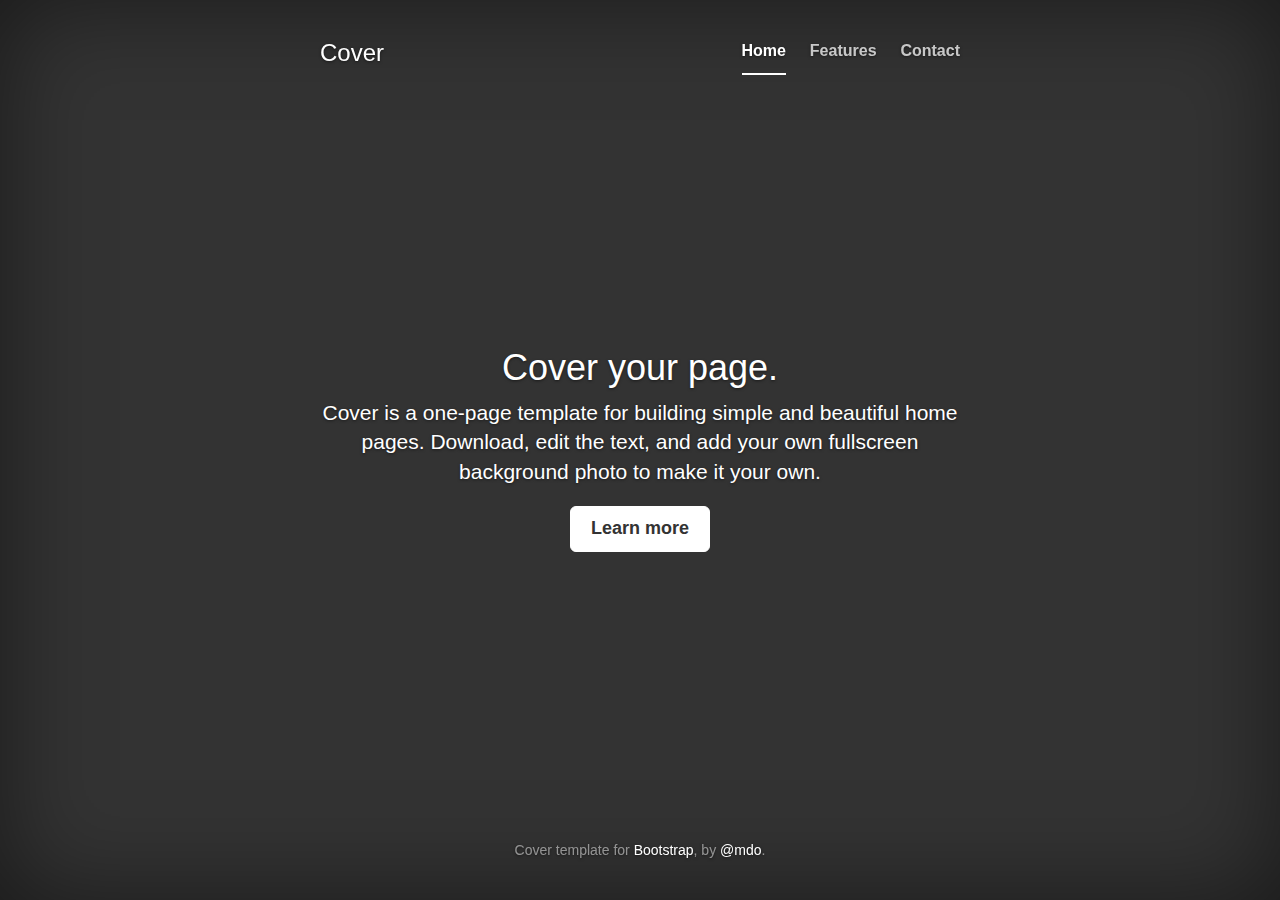
<file: bootstrap/build/examples/cover/index.html>
<!DOCTYPE html>
<html lang="en">
  <head>
    <meta charset="utf-8">
    <meta http-equiv="X-UA-Compatible" content="IE=edge">
    <meta name="viewport" content="width=device-width, initial-scale=1">
    <meta name="description" content="">
    <meta name="author" content="">
    <link rel="icon" href="../../assets/ico/favicon.ico">

    <title>Cover Template for Bootstrap</title>

    <!-- Bootstrap core CSS -->
    <link href="../../dist/css/bootstrap.min.css" rel="stylesheet">

    <!-- Custom styles for this template -->
    <link href="cover.css" rel="stylesheet">

    <!-- Just for debugging purposes. Don't actually copy this line! -->
    <!--[if lt IE 9]><script src="../../assets/js/ie8-responsive-file-warning.js"></script><![endif]-->

    <!-- HTML5 shim and Respond.js IE8 support of HTML5 elements and media queries -->
    <!--[if lt IE 9]>
      <script src="https://oss.maxcdn.com/libs/html5shiv/3.7.0/html5shiv.js"></script>
      <script src="https://oss.maxcdn.com/libs/respond.js/1.4.2/respond.min.js"></script>
    <![endif]-->
  </head>

  <body>

    <div class="site-wrapper">

      <div class="site-wrapper-inner">

        <div class="cover-container">

          <div class="masthead clearfix">
            <div class="inner">
              <h3 class="masthead-brand">Cover</h3>
              <ul class="nav masthead-nav">
                <li class="active"><a href="#">Home</a></li>
                <li><a href="#">Features</a></li>
                <li><a href="#">Contact</a></li>
              </ul>
            </div>
          </div>

          <div class="inner cover">
            <h1 class="cover-heading">Cover your page.</h1>
            <p class="lead">Cover is a one-page template for building simple and beautiful home pages. Download, edit the text, and add your own fullscreen background photo to make it your own.</p>
            <p class="lead">
              <a href="#" class="btn btn-lg btn-default">Learn more</a>
            </p>
          </div>

          <div class="mastfoot">
            <div class="inner">
              <p>Cover template for <a href="http://getbootstrap.com">Bootstrap</a>, by <a href="https://twitter.com/mdo">@mdo</a>.</p>
            </div>
          </div>

        </div>

      </div>

    </div>

    <!-- Bootstrap core JavaScript
    ================================================== -->
    <!-- Placed at the end of the document so the pages load faster -->
    <script src="https://ajax.googleapis.com/ajax/libs/jquery/1.11.0/jquery.min.js"></script>
    <script src="../../dist/js/bootstrap.min.js"></script>
    <script src="../../assets/js/docs.min.js"></script>
  </body>
</html>
</file>
<file: bootstrap/build/examples/blog/blog.css>
/*
 * Globals
 */

body {
  font-family: Georgia, "Times New Roman", Times, serif;
  color: #555;
}

h1, .h1,
h2, .h2,
h3, .h3,
h4, .h4,
h5, .h5,
h6, .h6 {
  margin-top: 0;
  font-family: "Helvetica Neue", Helvetica, Arial, sans-serif;
  font-weight: normal;
  color: #333;
}


/*
 * Override Bootstrap's default container.
 */

@media (min-width: 1200px) {
  .container {
    width: 970px;
  }
}


/*
 * Masthead for nav
 */

.blog-masthead {
  background-color: #428bca;
  -webkit-box-shadow: inset 0 -2px 5px rgba(0,0,0,.1);
          box-shadow: inset 0 -2px 5px rgba(0,0,0,.1);
}

/* Nav links */
.blog-nav-item {
  position: relative;
  display: inline-block;
  padding: 10px;
  font-weight: 500;
  color: #cdddeb;
}
.blog-nav-item:hover,
.blog-nav-item:focus {
  color: #fff;
  text-decoration: none;
}

/* Active state gets a caret at the bottom */
.blog-nav .active {
  color: #fff;
}
.blog-nav .active:after {
  position: absolute;
  bottom: 0;
  left: 50%;
  width: 0;
  height: 0;
  margin-left: -5px;
  vertical-align: middle;
  content: " ";
  border-right: 5px solid transparent;
  border-bottom: 5px solid;
  border-left: 5px solid transparent;
}


/*
 * Blog name and description
 */

.blog-header {
  padding-top: 20px;
  padding-bottom: 20px;
}
.blog-title {
  margin-top: 30px;
  margin-bottom: 0;
  font-size: 60px;
  font-weight: normal;
}
.blog-description {
  font-size: 20px;
  color: #999;
}


/*
 * Main column and sidebar layout
 */

.blog-main {
  font-size: 18px;
  line-height: 1.5;
}

/* Sidebar modules for boxing content */
.sidebar-module {
  padding: 15px;
  margin: 0 -15px 15px;
}
.sidebar-module-inset {
  padding: 15px;
  background-color: #f5f5f5;
  border-radius: 4px;
}
.sidebar-module-inset p:last-child,
.sidebar-module-inset ul:last-child,
.sidebar-module-inset ol:last-child {
  margin-bottom: 0;
}



/* Pagination */
.pager {
  margin-bottom: 60px;
  text-align: left;
}
.pager > li > a {
  width: 140px;
  padding: 10px 20px;
  text-align: center;
  border-radius: 30px;
}


/*
 * Blog posts
 */

.blog-post {
  margin-bottom: 60px;
}
.blog-post-title {
  margin-bottom: 5px;
  font-size: 40px;
}
.blog-post-meta {
  margin-bottom: 20px;
  color: #999;
}


/*
 * Footer
 */

.blog-footer {
  padding: 40px 0;
  color: #999;
  text-align: center;
  background-color: #f9f9f9;
  border-top: 1px solid #e5e5e5;
}
.blog-footer p:last-child {
  margin-bottom: 0;
}
</file>
<file: bootstrap/build/examples/carousel/carousel.css>
/* GLOBAL STYLES
-------------------------------------------------- */
/* Padding below the footer and lighter body text */

body {
  padding-bottom: 40px;
  color: #5a5a5a;
}



/* CUSTOMIZE THE NAVBAR
-------------------------------------------------- */

/* Special class on .container surrounding .navbar, used for positioning it into place. */
.navbar-wrapper {
  position: absolute;
  top: 0;
  right: 0;
  left: 0;
  z-index: 20;
}

/* Flip around the padding for proper display in narrow viewports */
.navbar-wrapper .container {
  padding-right: 0;
  padding-left: 0;
}
.navbar-wrapper .navbar {
  padding-right: 15px;
  padding-left: 15px;
}


/* CUSTOMIZE THE CAROUSEL
-------------------------------------------------- */

/* Carousel base class */
.carousel {
  height: 500px;
  margin-bottom: 60px;
}
/* Since positioning the image, we need to help out the caption */
.carousel-caption {
  z-index: 10;
}

/* Declare heights because of positioning of img element */
.carousel .item {
  height: 500px;
  background-color: #777;
}
.carousel-inner > .item > img {
  position: absolute;
  top: 0;
  left: 0;
  min-width: 100%;
  height: 500px;
}



/* MARKETING CONTENT
-------------------------------------------------- */

/* Pad the edges of the mobile views a bit */
.marketing {
  padding-right: 15px;
  padding-left: 15px;
}

/* Center align the text within the three columns below the carousel */
.marketing .col-lg-4 {
  margin-bottom: 20px;
  text-align: center;
}
.marketing h2 {
  font-weight: normal;
}
.marketing .col-lg-4 p {
  margin-right: 10px;
  margin-left: 10px;
}


/* Featurettes
------------------------- */

.featurette-divider {
  margin: 80px 0; /* Space out the Bootstrap <hr> more */
}

/* Thin out the marketing headings */
.featurette-heading {
  font-weight: 300;
  line-height: 1;
  letter-spacing: -1px;
}



/* RESPONSIVE CSS
-------------------------------------------------- */

@media (min-width: 768px) {

  /* Remove the edge padding needed for mobile */
  .marketing {
    padding-right: 0;
    padding-left: 0;
  }

  /* Navbar positioning foo */
  .navbar-wrapper {
    margin-top: 20px;
  }
  .navbar-wrapper .container {
    padding-right: 15px;
    padding-left: 15px;
  }
  .navbar-wrapper .navbar {
    padding-right: 0;
    padding-left: 0;
  }

  /* The navbar becomes detached from the top, so we round the corners */
  .navbar-wrapper .navbar {
    border-radius: 4px;
  }

  /* Bump up size of carousel content */
  .carousel-caption p {
    margin-bottom: 20px;
    font-size: 21px;
    line-height: 1.4;
  }

  .featurette-heading {
    font-size: 50px;
  }
}

@media (min-width: 992px) {
  .featurette-heading {
    margin-top: 120px;
  }
}
</file>
<file: bootstrap/build/examples/cover/cover.css>
/*
 * Globals
 */

/* Links */
a,
a:focus,
a:hover {
  color: #fff;
}

/* Custom default button */
.btn-default,
.btn-default:hover,
.btn-default:focus {
  color: #333;
  text-shadow: none; /* Prevent inheritence from `body` */
  background-color: #fff;
  border: 1px solid #fff;
}


/*
 * Base structure
 */

html,
body {
  height: 100%;
  background-color: #333;
}
body {
  color: #fff;
  text-align: center;
  text-shadow: 0 1px 3px rgba(0,0,0,.5);
  -webkit-box-shadow: inset 0 0 100px rgba(0,0,0,.5);
          box-shadow: inset 0 0 100px rgba(0,0,0,.5);
}

/* Extra markup and styles for table-esque vertical and horizontal centering */
.site-wrapper {
  display: table;
  width: 100%;
  height: 100%; /* For at least Firefox */
  min-height: 100%;
}
.site-wrapper-inner {
  display: table-cell;
  vertical-align: top;
}
.cover-container {
  margin-right: auto;
  margin-left: auto;
}

/* Padding for spacing */
.inner {
  padding: 30px;
}


/*
 * Header
 */
.masthead-brand {
  margin-top: 10px;
  margin-bottom: 10px;
}

.masthead-nav > li {
  display: inline-block;
}
.masthead-nav > li + li {
  margin-left: 20px;
}
.masthead-nav > li > a {
  padding-right: 0;
  padding-left: 0;
  font-size: 16px;
  font-weight: bold;
  color: #fff; /* IE8 proofing */
  color: rgba(255,255,255,.75);
  border-bottom: 2px solid transparent;
}
.masthead-nav > li > a:hover,
.masthead-nav > li > a:focus {
  background-color: transparent;
  border-bottom-color: #a9a9a9;
  border-bottom-color: rgba(255,255,255,.25);
}
.masthead-nav > .active > a,
.masthead-nav > .active > a:hover,
.masthead-nav > .active > a:focus {
  color: #fff;
  border-bottom-color: #fff;
}

@media (min-width: 768px) {
  .masthead-brand {
    float: left;
  }
  .masthead-nav {
    float: right;
  }
}


/*
 * Cover
 */

.cover {
  padding: 0 20px;
}
.cover .btn-lg {
  padding: 10px 20px;
  font-weight: bold;
}


/*
 * Footer
 */

.mastfoot {
  color: #999; /* IE8 proofing */
  color: rgba(255,255,255,.5);
}


/*
 * Affix and center
 */

@media (min-width: 768px) {
  /* Pull out the header and footer */
  .masthead {
    position: fixed;
    top: 0;
  }
  .mastfoot {
    position: fixed;
    bottom: 0;
  }
  /* Start the vertical centering */
  .site-wrapper-inner {
    vertical-align: middle;
  }
  /* Handle the widths */
  .masthead,
  .mastfoot,
  .cover-container {
    width: 100%; /* Must be percentage or pixels for horizontal alignment */
  }
}

@media (min-width: 992px) {
  .masthead,
  .mastfoot,
  .cover-container {
    width: 700px;
  }
}
</file>
<file: bootstrap/build/assets/css/docs.min.css>
/*!
 * Bootstrap Docs (http://getbootstrap.com)
 * Copyright 2011-2014 Twitter, Inc.
 * Licensed under the Creative Commons Attribution 3.0 Unported License. For
 * details, see http://creativecommons.org/licenses/by/3.0/.
 */body{position:relative}.table code{font-size:13px;font-weight:400}.btn-outline{color:#563d7c;background-color:transparent;border-color:#563d7c}.btn-outline:hover,.btn-outline:focus,.btn-outline:active{color:#fff;background-color:#563d7c;border-color:#563d7c}.btn-outline-inverse{color:#fff;background-color:transparent;border-color:#cdbfe3}.btn-outline-inverse:hover,.btn-outline-inverse:focus,.btn-outline-inverse:active{color:#563d7c;text-shadow:none;background-color:#fff;border-color:#fff}.bs-docs-booticon{display:block;font-weight:500;color:#fff;text-align:center;cursor:default;background-color:#563d7c;border-radius:15%}.bs-docs-booticon-sm{width:30px;height:30px;font-size:20px;line-height:28px}.bs-docs-booticon-lg{width:144px;height:144px;font-size:108px;line-height:140px}.bs-docs-booticon-inverse{color:#563d7c;background-color:#fff}.bs-docs-booticon-outline{background-color:transparent;border:1px solid #cdbfe3}.bs-docs-nav{margin-bottom:0;background-color:#fff;border-bottom:0}.bs-home-nav .bs-nav-b{display:none}.bs-docs-nav .navbar-brand,.bs-docs-nav .navbar-nav>li>a{font-weight:500;color:#563d7c}.bs-docs-nav .navbar-nav>li>a:hover,.bs-docs-nav .navbar-nav>.active>a,.bs-docs-nav .navbar-nav>.active>a:hover{color:#463265;background-color:#f9f9f9}.bs-docs-nav .navbar-toggle .icon-bar{background-color:#563d7c}.bs-docs-nav .navbar-header .navbar-toggle{border-color:#fff}.bs-docs-nav .navbar-header .navbar-toggle:hover,.bs-docs-nav .navbar-header .navbar-toggle:focus{background-color:#f9f9f9;border-color:#f9f9f9}.bs-docs-footer{padding-top:40px;padding-bottom:40px;margin-top:100px;color:#777;text-align:center;border-top:1px solid #e5e5e5}.bs-docs-footer-links{padding-left:0;margin-top:20px;color:#999}.bs-docs-footer-links li{display:inline;padding:0 2px}.bs-docs-footer-links li:first-child{padding-left:0}@media (min-width:768px){.bs-docs-footer p{margin-bottom:0}}.bs-docs-social{margin-bottom:20px;text-align:center}.bs-docs-social-buttons{display:inline-block;padding-left:0;margin-bottom:0;list-style:none}.bs-docs-social-buttons li{display:inline-block;padding:5px 8px;line-height:1}.bs-docs-social-buttons .twitter-follow-button{width:225px!important}.bs-docs-social-buttons .twitter-share-button{width:98px!important}.github-btn{overflow:hidden;border:0}.bs-docs-masthead,.bs-docs-header{position:relative;padding:30px 15px;color:#cdbfe3;text-align:center;text-shadow:0 1px 0 rgba(0,0,0,.1);background-color:#6f5499;background-image:-webkit-gradient(linear,left top,left bottom,from(#563d7c),to(#6f5499));background-image:-webkit-linear-gradient(top,#563d7c 0,#6f5499 100%);background-image:-o-linear-gradient(top,#563d7c 0,#6f5499 100%);background-image:linear-gradient(to bottom,#563d7c 0,#6f5499 100%);filter:progid:DXImageTransform.Microsoft.gradient(startColorstr='#563d7c', endColorstr='#6F5499', GradientType=0);background-repeat:repeat-x}.bs-docs-masthead .bs-docs-booticon{margin:0 auto 30px}.bs-docs-masthead h1{font-weight:300;line-height:1;color:#fff}.bs-docs-masthead .lead{margin:0 auto 30px;font-size:20px;color:#fff}.bs-docs-masthead .version{margin-top:-15px;margin-bottom:30px;color:#9783b9}.bs-docs-masthead .btn{width:100%;padding:15px 30px;font-size:20px}@media (min-width:480px){.bs-docs-masthead .btn{width:auto}}@media (min-width:768px){.bs-docs-masthead{padding-top:80px;padding-bottom:80px}.bs-docs-masthead h1{font-size:60px}.bs-docs-masthead .lead{font-size:24px}}@media (min-width:992px){.bs-docs-masthead .lead{width:80%;font-size:30px}}.bs-docs-header{margin-bottom:40px;font-size:20px}.bs-docs-header h1{margin-top:0;color:#fff}.bs-docs-header p{margin-bottom:0;font-weight:300;line-height:1.4}.bs-docs-header .container{position:relative}@media (min-width:768px){.bs-docs-header{padding-top:60px;padding-bottom:60px;font-size:24px;text-align:left}.bs-docs-header h1{font-size:60px;line-height:1}}@media (min-width:992px){.bs-docs-header h1,.bs-docs-header p{margin-right:380px}}.carbonad{width:auto!important;height:auto!important;padding:20px!important;margin:30px -30px -31px!important;overflow:hidden;font-size:13px!important;line-height:16px!important;text-align:left;background:transparent!important;border:solid #866ab3!important;border-width:1px 0!important}.carbonad-img{margin:0!important}.carbonad-text,.carbonad-tag{display:block!important;float:none!important;width:auto!important;height:auto!important;margin-left:145px!important;font-family:"Helvetica Neue",Helvetica,Arial,sans-serif!important}.carbonad-text{padding-top:0!important}.carbonad-tag{color:inherit!important;text-align:left!important}.carbonad-text a,.carbonad-tag a{color:#fff!important}.carbonad #azcarbon>img{display:none}@media (min-width:480px){.carbonad{width:330px!important;margin:20px auto!important;border-width:1px!important;border-radius:4px}.bs-docs-masthead .carbonad{margin:50px auto 0!important}}@media (min-width:768px){.carbonad{margin-right:0!important;margin-left:0!important}}@media (min-width:992px){.carbonad{position:absolute;top:0;right:15px;width:330px!important;padding:15px!important;margin:0!important}.bs-docs-masthead .carbonad{position:static}}.bs-docs-featurette{padding-top:40px;padding-bottom:40px;font-size:16px;line-height:1.5;color:#555;text-align:center;background-color:#fff;border-bottom:1px solid #e5e5e5}.bs-docs-featurette+.bs-docs-footer{margin-top:0;border-top:0}.bs-docs-featurette-title{margin-bottom:5px;font-size:30px;font-weight:400;color:#333}.half-rule{width:100px;margin:40px auto}.bs-docs-featurette h3{margin-bottom:5px;font-weight:400;color:#333}.bs-docs-featurette-img{display:block;margin-bottom:20px;color:#333}.bs-docs-featurette-img:hover{color:#428bca;text-decoration:none}.bs-docs-featurette-img img{display:block;margin-bottom:15px}.bs-docs-featured-sites{margin-right:-1px;margin-left:-1px}.bs-docs-featured-sites .col-sm-3{padding-right:1px;padding-left:1px}@media (min-width:480px){.bs-docs-featurette .img-responsive{margin-top:30px}}@media (min-width:768px){.bs-docs-featurette{padding-top:100px;padding-bottom:100px}.bs-docs-featurette-title{font-size:40px}.bs-docs-featurette .lead{max-width:80%;margin-right:auto;margin-left:auto}.bs-docs-featured-sites .col-sm-3:first-child img{border-top-left-radius:4px;border-bottom-left-radius:4px}.bs-docs-featured-sites .col-sm-3:last-child img{border-top-right-radius:4px;border-bottom-right-radius:4px}.bs-docs-featurette .img-responsive{margin-top:0}}.bs-docs-sidebar.affix{position:static}@media (min-width:768px){.bs-docs-sidebar{padding-left:20px}}.bs-docs-sidenav{margin-top:20px;margin-bottom:20px}.bs-docs-sidebar .nav>li>a{display:block;padding:4px 20px;font-size:13px;font-weight:500;color:#999}.bs-docs-sidebar .nav>li>a:hover,.bs-docs-sidebar .nav>li>a:focus{padding-left:19px;color:#563d7c;text-decoration:none;background-color:transparent;border-left:1px solid #563d7c}.bs-docs-sidebar .nav>.active>a,.bs-docs-sidebar .nav>.active:hover>a,.bs-docs-sidebar .nav>.active:focus>a{padding-left:18px;font-weight:700;color:#563d7c;background-color:transparent;border-left:2px solid #563d7c}.bs-docs-sidebar .nav .nav{display:none;padding-bottom:10px}.bs-docs-sidebar .nav .nav>li>a{padding-top:1px;padding-bottom:1px;padding-left:30px;font-size:12px;font-weight:400}.bs-docs-sidebar .nav .nav>li>a:hover,.bs-docs-sidebar .nav .nav>li>a:focus{padding-left:29px}.bs-docs-sidebar .nav .nav>.active>a,.bs-docs-sidebar .nav .nav>.active:hover>a,.bs-docs-sidebar .nav .nav>.active:focus>a{padding-left:28px;font-weight:500}.back-to-top{display:none;padding:4px 10px;margin-top:10px;margin-left:10px;font-size:12px;font-weight:500;color:#999}.back-to-top:hover{color:#563d7c;text-decoration:none}@media (min-width:768px){.back-to-top{display:block}}@media (min-width:992px){.bs-docs-sidebar .nav>.active>ul{display:block}.bs-docs-sidebar.affix,.bs-docs-sidebar.affix-bottom{width:213px}.bs-docs-sidebar.affix{position:fixed;top:20px}.bs-docs-sidebar.affix-bottom{position:absolute}.bs-docs-sidebar.affix-bottom .bs-docs-sidenav,.bs-docs-sidebar.affix .bs-docs-sidenav{margin-top:0;margin-bottom:0}}@media (min-width:1200px){.bs-docs-sidebar.affix-bottom,.bs-docs-sidebar.affix{width:263px}}.bs-docs-section{margin-bottom:60px}.bs-docs-section:last-child{margin-bottom:0}h1[id]{padding-top:20px;margin-top:0}.bs-callout{padding:20px;margin:20px 0;border-left:3px solid #eee}.bs-callout h4{margin-top:0;margin-bottom:5px}.bs-callout p:last-child{margin-bottom:0}.bs-callout code{background-color:#fff;border-radius:3px}.bs-callout-danger{background-color:#fdf7f7;border-color:#d9534f}.bs-callout-danger h4{color:#d9534f}.bs-callout-warning{background-color:#fcf8f2;border-color:#f0ad4e}.bs-callout-warning h4{color:#f0ad4e}.bs-callout-info{background-color:#f4f8fa;border-color:#5bc0de}.bs-callout-info h4{color:#5bc0de}.color-swatches{margin:0 -5px;overflow:hidden}.color-swatch{float:left;width:60px;height:60px;margin:0 5px;border-radius:3px}@media (min-width:768px){.color-swatch{width:100px;height:100px}}.color-swatches .gray-darker{background-color:#222}.color-swatches .gray-dark{background-color:#333}.color-swatches .gray{background-color:#555}.color-swatches .gray-light{background-color:#999}.color-swatches .gray-lighter{background-color:#eee}.color-swatches .brand-primary{background-color:#428bca}.color-swatches .brand-success{background-color:#5cb85c}.color-swatches .brand-warning{background-color:#f0ad4e}.color-swatches .brand-danger{background-color:#d9534f}.color-swatches .brand-info{background-color:#5bc0de}.color-swatches .bs-purple{background-color:#563d7c}.color-swatches .bs-purple-light{background-color:#c7bfd3}.color-swatches .bs-purple-lighter{background-color:#e5e1ea}.color-swatches .bs-gray{background-color:#f9f9f9}.bs-team .team-member{line-height:32px;color:#555}.bs-team .team-member:hover{color:#333;text-decoration:none}.bs-team .github-btn{float:right;width:180px;height:20px;margin-top:6px}.bs-team img{float:left;width:32px;margin-right:10px;border-radius:4px}.show-grid{margin-bottom:15px}.show-grid [class^=col-]{padding-top:10px;padding-bottom:10px;background-color:#eee;background-color:rgba(86,61,124,.15);border:1px solid #ddd;border:1px solid rgba(86,61,124,.2)}.bs-example{position:relative;padding:45px 15px 15px;margin:0 -15px 15px;background-color:#fafafa;border-color:#e5e5e5 #eee #eee;border-style:solid;border-width:1px 0;-webkit-box-shadow:inset 0 3px 6px rgba(0,0,0,.05);box-shadow:inset 0 3px 6px rgba(0,0,0,.05)}.bs-example:after{position:absolute;top:15px;left:15px;font-size:12px;font-weight:700;color:#bbb;text-transform:uppercase;letter-spacing:1px;content:"Example"}.bs-example+.highlight{margin:-15px -15px 15px;border-width:0 0 1px;border-radius:0}@media (min-width:768px){.bs-example{margin-right:0;margin-left:0;background-color:#fff;border-color:#ddd;border-width:1px;border-radius:4px 4px 0 0;-webkit-box-shadow:none;box-shadow:none}.bs-example+.highlight{margin-top:-16px;margin-right:0;margin-left:0;border-width:1px;border-bottom-right-radius:4px;border-bottom-left-radius:4px}}.bs-example .container{width:auto}.bs-example>p:last-child,.bs-example>ul:last-child,.bs-example>ol:last-child,.bs-example>blockquote:last-child,.bs-example>.form-control:last-child,.bs-example>.table:last-child,.bs-example>.navbar:last-child,.bs-example>.jumbotron:last-child,.bs-example>.alert:last-child,.bs-example>.panel:last-child,.bs-example>.list-group:last-child,.bs-example>.well:last-child,.bs-example>.progress:last-child,.bs-example>.table-responsive:last-child>.table{margin-bottom:0}.bs-example>p>.close{float:none}.bs-example-type .table .type-info{color:#999;vertical-align:middle}.bs-example-type .table td{padding:15px 0;border-color:#eee}.bs-example-type .table tr:first-child td{border-top:0}.bs-example-type h1,.bs-example-type h2,.bs-example-type h3,.bs-example-type h4,.bs-example-type h5,.bs-example-type h6{margin:0}.bs-example-bg-classes p{padding:15px}.bs-example>.img-circle,.bs-example>.img-rounded,.bs-example>.img-thumbnail{margin:5px}.bs-example>.table-responsive>.table{background-color:#fff}.bs-example>.btn,.bs-example>.btn-group{margin-top:5px;margin-bottom:5px}.bs-example>.btn-toolbar+.btn-toolbar{margin-top:10px}.bs-example-control-sizing select,.bs-example-control-sizing input[type=text]+input[type=text]{margin-top:10px}.bs-example-form .input-group{margin-bottom:10px}.bs-example>textarea.form-control{resize:vertical}.bs-example>.list-group{max-width:400px}.bs-example .navbar:last-child{margin-bottom:0}.bs-navbar-top-example,.bs-navbar-bottom-example{z-index:1;padding:0;overflow:hidden}.bs-navbar-top-example .navbar-header,.bs-navbar-bottom-example .navbar-header{margin-left:0}.bs-navbar-top-example .navbar-fixed-top,.bs-navbar-bottom-example .navbar-fixed-bottom{position:relative;margin-right:0;margin-left:0}.bs-navbar-top-example{padding-bottom:45px}.bs-navbar-top-example:after{top:auto;bottom:15px}.bs-navbar-top-example .navbar-fixed-top{top:-1px}.bs-navbar-bottom-example{padding-top:45px}.bs-navbar-bottom-example .navbar-fixed-bottom{bottom:-1px}.bs-navbar-bottom-example .navbar{margin-bottom:0}@media (min-width:768px){.bs-navbar-top-example .navbar-fixed-top,.bs-navbar-bottom-example .navbar-fixed-bottom{position:absolute}.bs-navbar-top-example{border-radius:0 0 4px 4px}.bs-navbar-bottom-example{border-radius:4px 4px 0 0}}.bs-example .pagination{margin-top:10px;margin-bottom:10px}.bs-example>.pager{margin-top:0}.bs-example-modal{background-color:#f5f5f5}.bs-example-modal .modal{position:relative;top:auto;right:auto;bottom:auto;left:auto;z-index:1;display:block}.bs-example-modal .modal-dialog{left:auto;margin-right:auto;margin-left:auto}.bs-example>.dropdown>.dropdown-menu{position:static;display:block;margin-bottom:5px}.bs-example-tabs .nav-tabs{margin-bottom:15px}.bs-example-tooltips{text-align:center}.bs-example-tooltips>.btn{margin-top:5px;margin-bottom:5px}.bs-example-popover{padding-bottom:24px;background-color:#f9f9f9}.bs-example-popover .popover{position:relative;display:block;float:left;width:260px;margin:20px}.scrollspy-example{position:relative;height:200px;margin-top:10px;overflow:auto}.highlight{padding:9px 14px;margin-bottom:14px;background-color:#f7f7f9;border:1px solid #e1e1e8;border-radius:4px}.highlight pre{padding:0;margin-top:0;margin-bottom:0;white-space:nowrap;background-color:transparent;border:0}.highlight pre code{font-size:inherit;color:#333}.highlight pre .lineno{display:inline-block;width:22px;padding-right:5px;margin-right:10px;color:#bebec5;text-align:right}.table-responsive .highlight pre{white-space:normal}.bs-table th small,.responsive-utilities th small{display:block;font-weight:400;color:#999}.responsive-utilities tbody th{font-weight:400}.responsive-utilities td{text-align:center}.responsive-utilities td.is-visible{color:#468847;background-color:#dff0d8!important}.responsive-utilities td.is-hidden{color:#ccc;background-color:#f9f9f9!important}.responsive-utilities-test{margin-top:5px}.responsive-utilities-test .col-xs-6{margin-bottom:10px}.responsive-utilities-test span{display:block;padding:15px 10px;font-size:14px;font-weight:700;line-height:1.1;text-align:center;border-radius:4px}.visible-on .col-xs-6 .hidden-xs,.visible-on .col-xs-6 .hidden-sm,.visible-on .col-xs-6 .hidden-md,.visible-on .col-xs-6 .hidden-lg,.hidden-on .col-xs-6 .hidden-xs,.hidden-on .col-xs-6 .hidden-sm,.hidden-on .col-xs-6 .hidden-md,.hidden-on .col-xs-6 .hidden-lg{color:#999;border:1px solid #ddd}.visible-on .col-xs-6 .visible-xs-block,.visible-on .col-xs-6 .visible-sm-block,.visible-on .col-xs-6 .visible-md-block,.visible-on .col-xs-6 .visible-lg-block,.hidden-on .col-xs-6 .visible-xs-block,.hidden-on .col-xs-6 .visible-sm-block,.hidden-on .col-xs-6 .visible-md-block,.hidden-on .col-xs-6 .visible-lg-block{color:#468847;background-color:#dff0d8;border:1px solid #d6e9c6}.bs-glyphicons{margin:0 -10px 20px;overflow:hidden}.bs-glyphicons-list{padding-left:0;list-style:none}.bs-glyphicons li{float:left;width:25%;height:115px;padding:10px;font-size:10px;line-height:1.4;text-align:center;background-color:#f9f9f9;border:1px solid #fff}.bs-glyphicons .glyphicon{margin-top:5px;margin-bottom:10px;font-size:24px}.bs-glyphicons .glyphicon-class{display:block;text-align:center;word-wrap:break-word}.bs-glyphicons li:hover{color:#fff;background-color:#563d7c}@media (min-width:768px){.bs-glyphicons{margin-right:0;margin-left:0}.bs-glyphicons li{width:12.5%;font-size:12px}}.bs-customizer .toggle{float:right;margin-top:25px}.bs-customizer label{margin-top:10px;font-weight:500;color:#555}.bs-customizer h2{padding-top:30px;margin-top:0;margin-bottom:5px}.bs-customizer h3{margin-bottom:0}.bs-customizer h4{margin-top:15px;margin-bottom:0}.bs-customizer .bs-callout h4{margin-top:0;margin-bottom:5px}.bs-customizer input[type=text]{font-family:Menlo,Monaco,Consolas,"Courier New",monospace;background-color:#fafafa}.bs-customizer .help-block{margin-bottom:5px;font-size:12px}#less-section label{font-weight:400}.bs-customizer-input{float:left;width:33.333333%;padding-right:15px;padding-left:15px}.bs-customize-download .btn-outline{padding:20px}.bs-customizer-alert{position:fixed;top:0;right:0;left:0;z-index:1030;padding:15px 0;color:#fff;background-color:#d9534f;border-bottom:1px solid #b94441;-webkit-box-shadow:inset 0 1px 0 rgba(255,255,255,.25);box-shadow:inset 0 1px 0 rgba(255,255,255,.25)}.bs-customizer-alert .close{margin-top:-4px;font-size:24px}.bs-customizer-alert p{margin-bottom:0}.bs-customizer-alert .glyphicon{margin-right:5px}.bs-customizer-alert pre{margin:10px 0 0;color:#fff;background-color:#a83c3a;border-color:#973634;-webkit-box-shadow:inset 0 2px 4px rgba(0,0,0,.05),0 1px 0 rgba(255,255,255,.1);box-shadow:inset 0 2px 4px rgba(0,0,0,.05),0 1px 0 rgba(255,255,255,.1)}.bs-brand-logos{display:table;width:100%;margin-bottom:15px;overflow:hidden;color:#563d7c;background-color:#f9f9f9;border-radius:4px}.bs-brand-item{padding:60px 0;text-align:center}.bs-brand-item+.bs-brand-item{border-top:1px solid #fff}.bs-brand-logos .inverse{color:#fff;background-color:#563d7c}.bs-brand-item .svg{width:144px;height:144px}.bs-brand-item h1,.bs-brand-item h3{margin-top:0;margin-bottom:0}.bs-brand-item .bs-docs-booticon{margin-right:auto;margin-left:auto}.bs-brand-item .glyphicon{width:30px;height:30px;margin:10px auto -10px;line-height:30px;color:#fff;border-radius:50%}.bs-brand-item .glyphicon-ok{background-color:#5cb85c}.bs-brand-item .glyphicon-remove{background-color:#d9534f}@media (min-width:768px){.bs-brand-item{display:table-cell;width:1%}.bs-brand-item+.bs-brand-item{border-top:0;border-left:1px solid #fff}.bs-brand-item h1{font-size:60px}}.bs-examples .thumbnail{margin-bottom:10px}.bs-examples h4{margin-bottom:5px}.bs-examples p{margin-bottom:20px}#focusedInput{border-color:#ccc;border-color:rgba(82,168,236,.8);outline:0;outline:thin dotted \9;-webkit-box-shadow:0 0 8px rgba(82,168,236,.6);box-shadow:0 0 8px rgba(82,168,236,.6)}.hll{background-color:#ffc}.c{color:#999}.err{color:#A00;background-color:#FAA}.k{color:#069}.o{color:#555}.cm{color:#999}.cp{color:#099}.c1{color:#999}.cs{color:#999}.gd{background-color:#FCC;border:1px solid #C00}.ge{font-style:italic}.gr{color:red}.gh{color:#030}.gi{background-color:#CFC;border:1px solid #0C0}.go{color:#AAA}.gp{color:#009}.gu{color:#030}.gt{color:#9C6}.kc{color:#069}.kd{color:#069}.kn{color:#069}.kp{color:#069}.kr{color:#069}.kt{color:#078}.m{color:#F60}.s{color:#d44950}.na{color:#4f9fcf}.nb{color:#366}.nc{color:#0A8}.no{color:#360}.nd{color:#99F}.ni{color:#999}.ne{color:#C00}.nf{color:#C0F}.nl{color:#99F}.nn{color:#0CF}.nt{color:#2f6f9f}.nv{color:#033}.ow{color:#000}.w{color:#bbb}.mf{color:#F60}.mh{color:#F60}.mi{color:#F60}.mo{color:#F60}.sb{color:#C30}.sc{color:#C30}.sd{color:#C30;font-style:italic}.s2{color:#C30}.se{color:#C30}.sh{color:#C30}.si{color:#A00}.sx{color:#C30}.sr{color:#3AA}.s1{color:#C30}.ss{color:#FC3}.bp{color:#366}.vc{color:#033}.vg{color:#033}.vi{color:#033}.il{color:#F60}.css .o,.css .o+.nt,.css .nt+.nt{color:#999}
</file>
<file: bootstrap/js/tests/vendor/qunit.css>
/*!
 * QUnit 1.14.0
 * http://qunitjs.com/
 *
 * Copyright 2013 jQuery Foundation and other contributors
 * Released under the MIT license
 * http://jquery.org/license
 *
 * Date: 2014-01-31T16:40Z
 */

/** Font Family and Sizes */

#qunit-tests, #qunit-header, #qunit-banner, #qunit-testrunner-toolbar, #qunit-userAgent, #qunit-testresult {
	font-family: "Helvetica Neue Light", "HelveticaNeue-Light", "Helvetica Neue", Calibri, Helvetica, Arial, sans-serif;
}

#qunit-testrunner-toolbar, #qunit-userAgent, #qunit-testresult, #qunit-tests li { font-size: small; }
#qunit-tests { font-size: smaller; }


/** Resets */

#qunit-tests, #qunit-header, #qunit-banner, #qunit-userAgent, #qunit-testresult, #qunit-modulefilter {
	margin: 0;
	padding: 0;
}


/** Header */

#qunit-header {
	padding: 0.5em 0 0.5em 1em;

	color: #8699A4;
	background-color: #0D3349;

	font-size: 1.5em;
	line-height: 1em;
	font-weight: 400;

	border-radius: 5px 5px 0 0;
}

#qunit-header a {
	text-decoration: none;
	color: #C2CCD1;
}

#qunit-header a:hover,
#qunit-header a:focus {
	color: #FFF;
}

#qunit-testrunner-toolbar label {
	display: inline-block;
	padding: 0 0.5em 0 0.1em;
}

#qunit-banner {
	height: 5px;
}

#qunit-testrunner-toolbar {
	padding: 0.5em 0 0.5em 2em;
	color: #5E740B;
	background-color: #EEE;
	overflow: hidden;
}

#qunit-userAgent {
	padding: 0.5em 0 0.5em 2.5em;
	background-color: #2B81AF;
	color: #FFF;
	text-shadow: rgba(0, 0, 0, 0.5) 2px 2px 1px;
}

#qunit-modulefilter-container {
	float: right;
}

/** Tests: Pass/Fail */

#qunit-tests {
	list-style-position: inside;
}

#qunit-tests li {
	padding: 0.4em 0.5em 0.4em 2.5em;
	border-bottom: 1px solid #FFF;
	list-style-position: inside;
}

#qunit-tests.hidepass li.pass, #qunit-tests.hidepass li.running  {
	display: none;
}

#qunit-tests li strong {
	cursor: pointer;
}

#qunit-tests li a {
	padding: 0.5em;
	color: #C2CCD1;
	text-decoration: none;
}
#qunit-tests li a:hover,
#qunit-tests li a:focus {
	color: #000;
}

#qunit-tests li .runtime {
	float: right;
	font-size: smaller;
}

.qunit-assert-list {
	margin-top: 0.5em;
	padding: 0.5em;

	background-color: #FFF;

	border-radius: 5px;
}

.qunit-collapsed {
	display: none;
}

#qunit-tests table {
	border-collapse: collapse;
	margin-top: 0.2em;
}

#qunit-tests th {
	text-align: right;
	vertical-align: top;
	padding: 0 0.5em 0 0;
}

#qunit-tests td {
	vertical-align: top;
}

#qunit-tests pre {
	margin: 0;
	white-space: pre-wrap;
	word-wrap: break-word;
}

#qunit-tests del {
	background-color: #E0F2BE;
	color: #374E0C;
	text-decoration: none;
}

#qunit-tests ins {
	background-color: #FFCACA;
	color: #500;
	text-decoration: none;
}

/*** Test Counts */

#qunit-tests b.counts                       { color: #000; }
#qunit-tests b.passed                       { color: #5E740B; }
#qunit-tests b.failed                       { color: #710909; }

#qunit-tests li li {
	padding: 5px;
	background-color: #FFF;
	border-bottom: none;
	list-style-position: inside;
}

/*** Passing Styles */

#qunit-tests li li.pass {
	color: #3C510C;
	background-color: #FFF;
	border-left: 10px solid #C6E746;
}

#qunit-tests .pass                          { color: #528CE0; background-color: #D2E0E6; }
#qunit-tests .pass .test-name               { color: #366097; }

#qunit-tests .pass .test-actual,
#qunit-tests .pass .test-expected           { color: #999; }

#qunit-banner.qunit-pass                    { background-color: #C6E746; }

/*** Failing Styles */

#qunit-tests li li.fail {
	color: #710909;
	background-color: #FFF;
	border-left: 10px solid #EE5757;
	white-space: pre;
}

#qunit-tests > li:last-child {
	border-radius: 0 0 5px 5px;
}

#qunit-tests .fail                          { color: #000; background-color: #EE5757; }
#qunit-tests .fail .test-name,
#qunit-tests .fail .module-name             { color: #000; }

#qunit-tests .fail .test-actual             { color: #EE5757; }
#qunit-tests .fail .test-expected           { color: #008000; }

#qunit-banner.qunit-fail                    { background-color: #EE5757; }


/** Result */

#qunit-testresult {
	padding: 0.5em 0.5em 0.5em 2.5em;

	color: #2B81AF;
	background-color: #D2E0E6;

	border-bottom: 1px solid #FFF;
}
#qunit-testresult .module-name {
	font-weight: 700;
}

/** Fixture */

#qunit-fixture {
	position: absolute;
	top: -10000px;
	left: -10000px;
	width: 1000px;
	height: 1000px;
}
</file>
